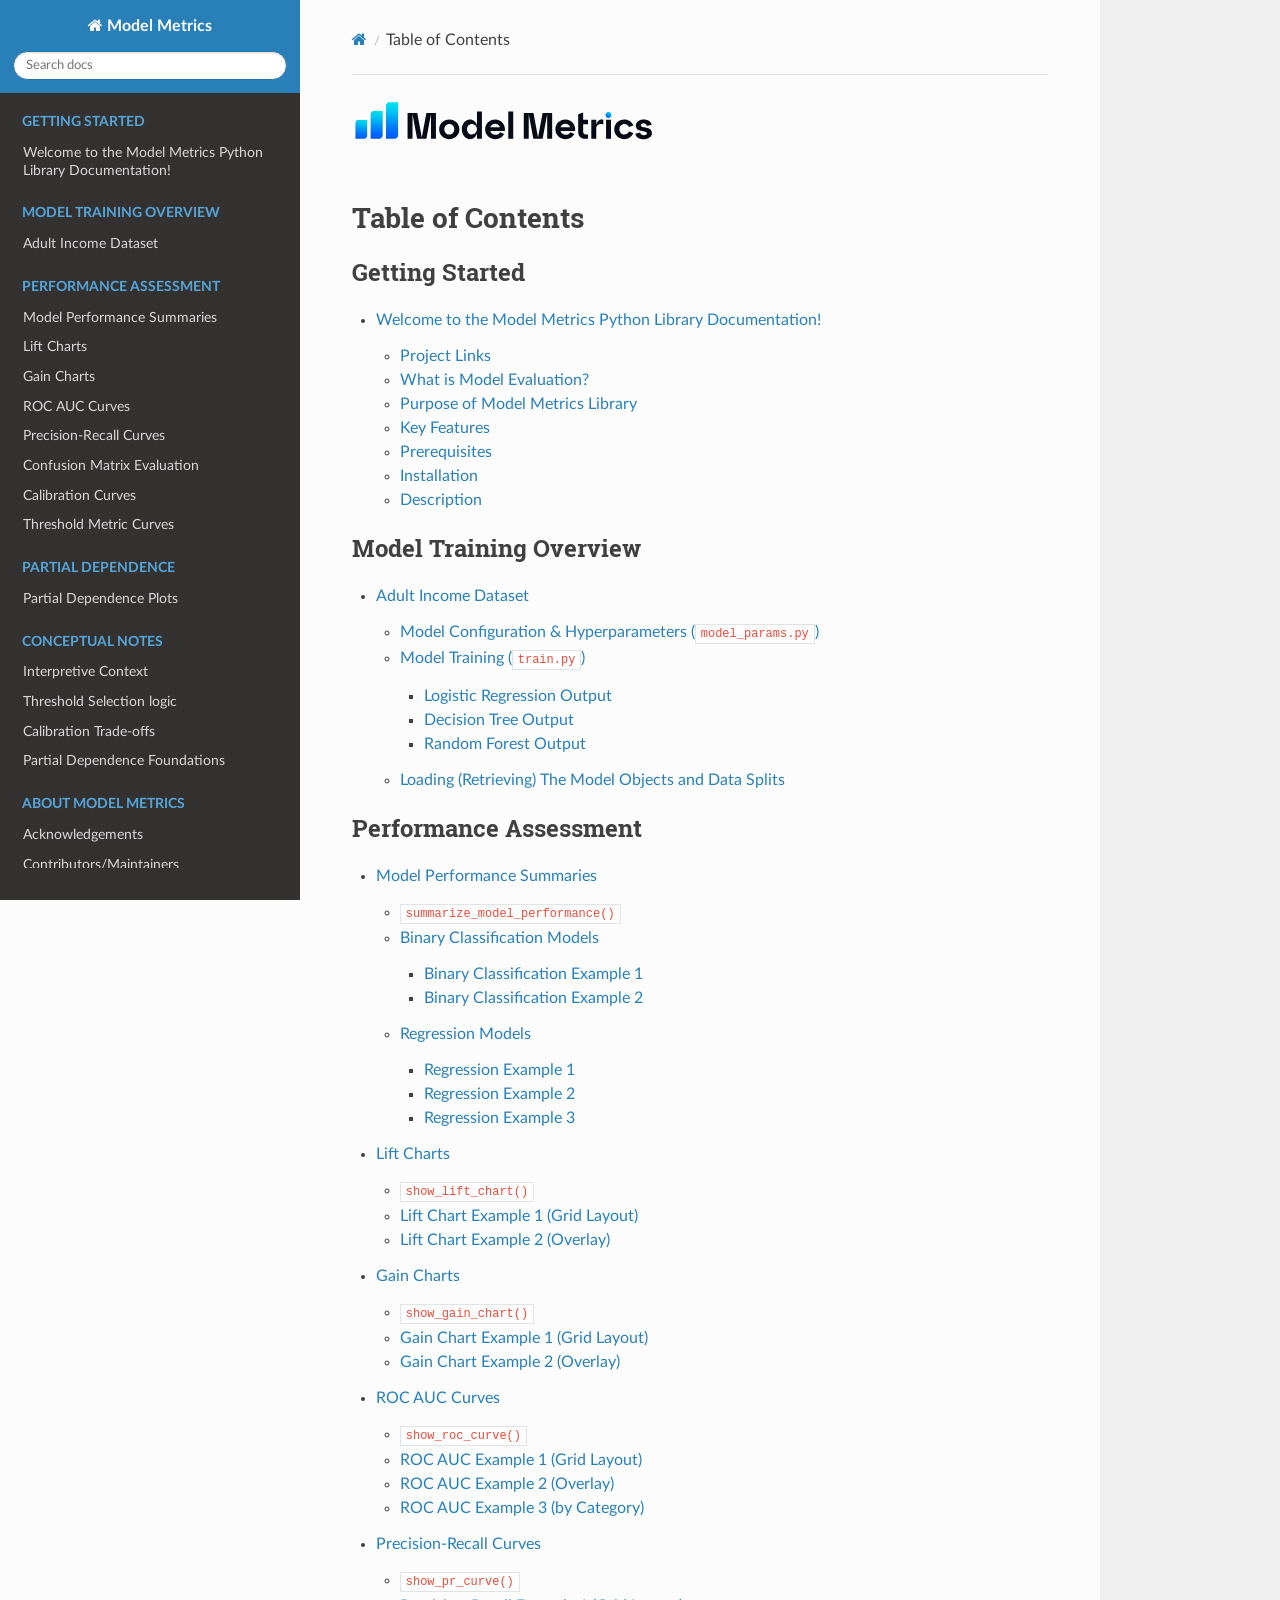
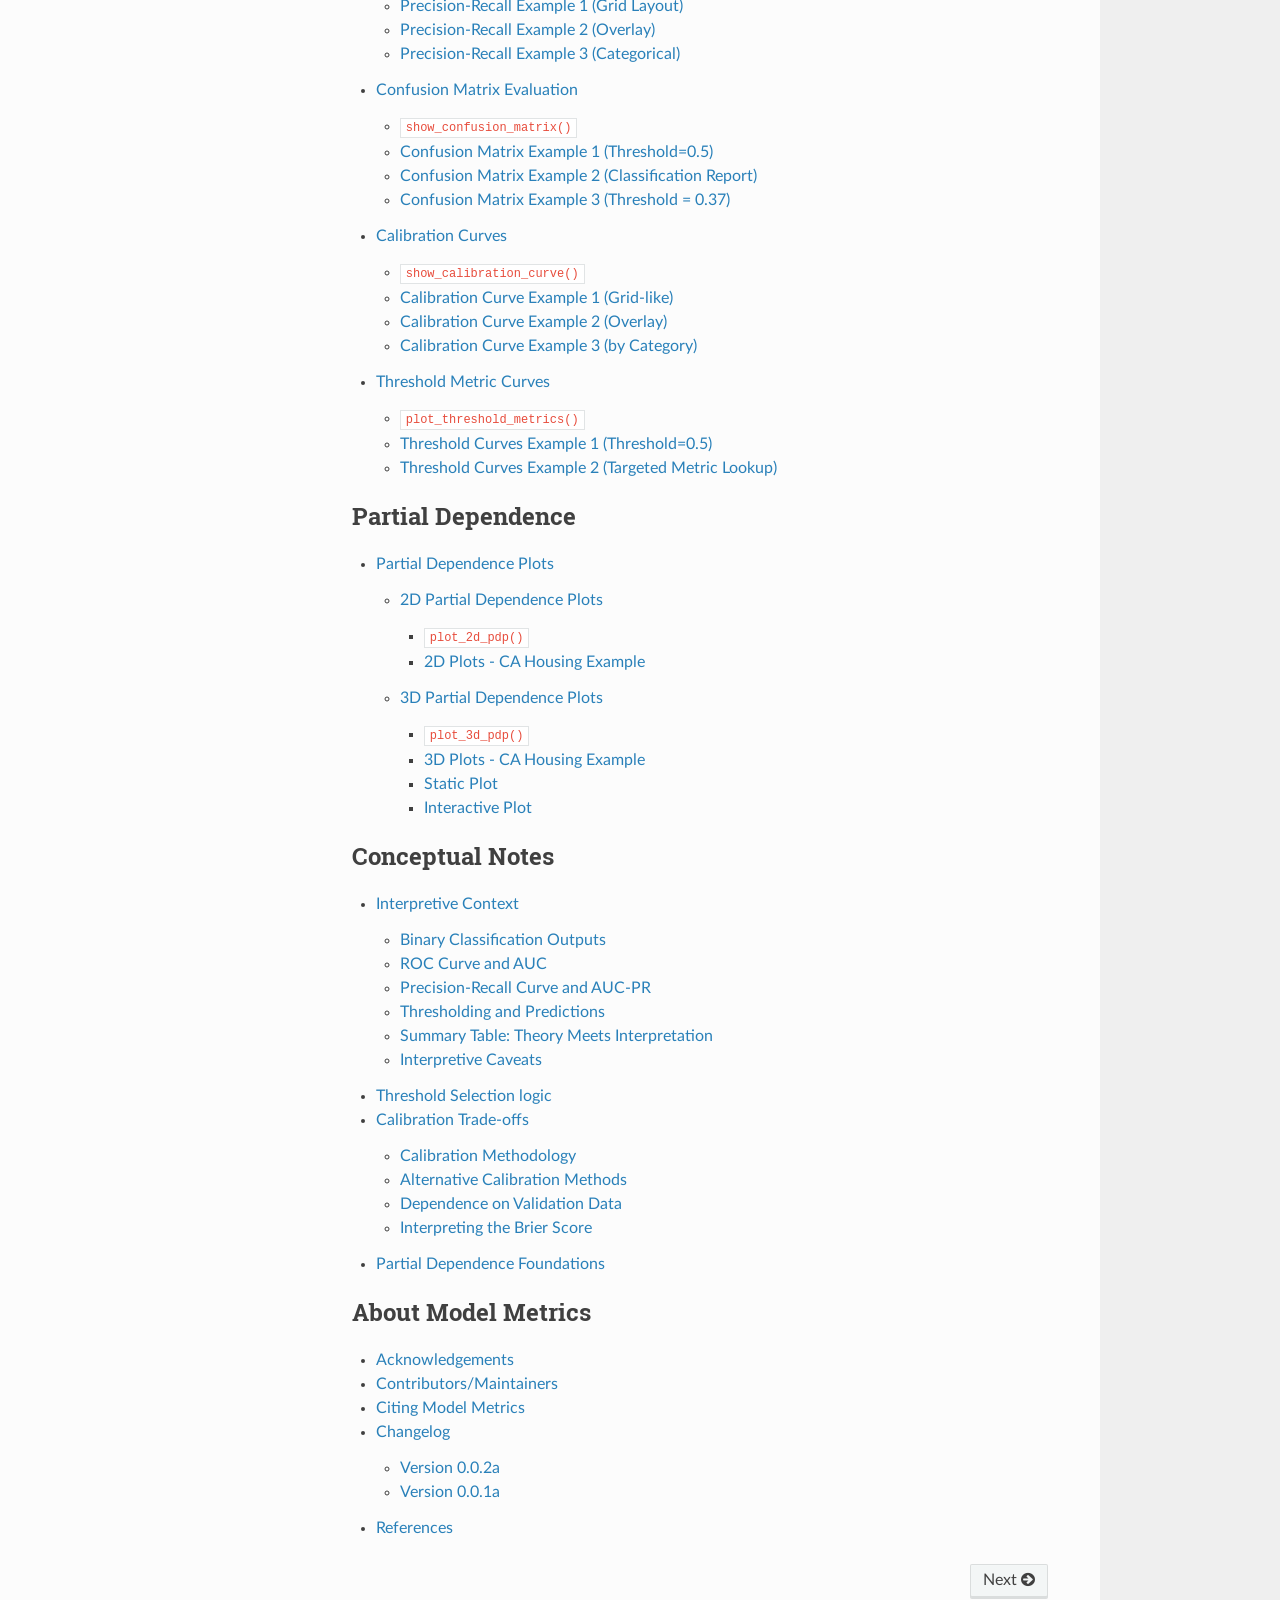
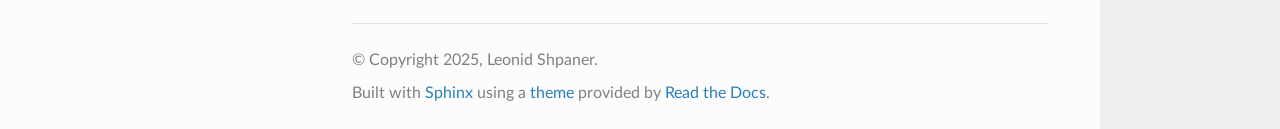
<file: docs/index.html>
<!DOCTYPE html>
<html class="writer-html5" lang="en" >
<head>
  <meta charset="utf-8" /><meta name="generator" content="Docutils 0.18.1: http://docutils.sourceforge.net/" />

  <meta name="viewport" content="width=device-width, initial-scale=1.0" />
  <title>Table of Contents &mdash; Model Metrics 0.0.3a documentation</title>
      <link rel="stylesheet" href="_static/pygments.css" type="text/css" />
      <link rel="stylesheet" href="_static/css/theme.css" type="text/css" />
      <link rel="stylesheet" href="_static/copybutton.css" type="text/css" />
      <link rel="stylesheet" href="_static/custom.css" type="text/css" />
      <link rel="stylesheet" href="_static/custom.css" type="text/css" />
      <link rel="stylesheet" href="_static/custom.js" type="text/css" />
  <!--[if lt IE 9]>
    <script src="_static/js/html5shiv.min.js"></script>
  <![endif]-->
  
        <script data-url_root="./" id="documentation_options" src="_static/documentation_options.js"></script>
        <script src="_static/jquery.js"></script>
        <script src="_static/underscore.js"></script>
        <script src="_static/_sphinx_javascript_frameworks_compat.js"></script>
        <script src="_static/doctools.js"></script>
        <script src="_static/sphinx_highlight.js"></script>
        <script src="_static/clipboard.min.js"></script>
        <script src="_static/copybutton.js"></script>
        <script src="_static/custom.js"></script>
    <script src="_static/js/theme.js"></script>
    <link rel="index" title="Index" href="genindex.html" />
    <link rel="search" title="Search" href="search.html" />
    <link rel="next" title="Welcome to the Model Metrics Python Library Documentation!" href="getting_started.html" /> 
</head>

<body class="wy-body-for-nav"> 
  <div class="wy-grid-for-nav">
    <nav data-toggle="wy-nav-shift" class="wy-nav-side">
      <div class="wy-side-scroll">
        <div class="wy-side-nav-search" >

          
          
          <a href="#" class="icon icon-home">
            Model Metrics
          </a>
<div role="search">
  <form id="rtd-search-form" class="wy-form" action="search.html" method="get">
    <input type="text" name="q" placeholder="Search docs" aria-label="Search docs" />
    <input type="hidden" name="check_keywords" value="yes" />
    <input type="hidden" name="area" value="default" />
  </form>
</div>
        </div><div class="wy-menu wy-menu-vertical" data-spy="affix" role="navigation" aria-label="Navigation menu">
              <p class="caption" role="heading"><span class="caption-text">Getting Started</span></p>
<ul>
<li class="toctree-l1"><a class="reference internal" href="getting_started.html">Welcome to the Model Metrics Python Library Documentation!</a></li>
</ul>
<p class="caption" role="heading"><span class="caption-text">Model Training Overview</span></p>
<ul>
<li class="toctree-l1"><a class="reference internal" href="model_training.html">Adult Income Dataset</a></li>
</ul>
<p class="caption" role="heading"><span class="caption-text">Performance Assessment</span></p>
<ul>
<li class="toctree-l1"><a class="reference internal" href="performance_assessment.html">Model Performance Summaries</a></li>
<li class="toctree-l1"><a class="reference internal" href="performance_assessment.html#lift-charts">Lift Charts</a></li>
<li class="toctree-l1"><a class="reference internal" href="performance_assessment.html#gain-charts">Gain Charts</a></li>
<li class="toctree-l1"><a class="reference internal" href="performance_assessment.html#roc-auc-curves">ROC AUC Curves</a></li>
<li class="toctree-l1"><a class="reference internal" href="performance_assessment.html#precision-recall-curves">Precision-Recall Curves</a></li>
<li class="toctree-l1"><a class="reference internal" href="performance_assessment.html#confusion-matrix-evaluation">Confusion Matrix Evaluation</a></li>
<li class="toctree-l1"><a class="reference internal" href="performance_assessment.html#calibration-curves">Calibration Curves</a></li>
<li class="toctree-l1"><a class="reference internal" href="performance_assessment.html#threshold-metric-curves">Threshold Metric Curves</a></li>
</ul>
<p class="caption" role="heading"><span class="caption-text">Partial Dependence</span></p>
<ul>
<li class="toctree-l1"><a class="reference internal" href="partial_dependence.html">Partial Dependence Plots</a></li>
</ul>
<p class="caption" role="heading"><span class="caption-text">Conceptual Notes</span></p>
<ul>
<li class="toctree-l1"><a class="reference internal" href="conceptual_notes.html">Interpretive Context</a></li>
<li class="toctree-l1"><a class="reference internal" href="conceptual_notes.html#threshold-selection-logic">Threshold Selection logic</a></li>
<li class="toctree-l1"><a class="reference internal" href="conceptual_notes.html#calibration-trade-offs">Calibration Trade-offs</a></li>
<li class="toctree-l1"><a class="reference internal" href="conceptual_notes.html#partial-dependence-foundations">Partial Dependence Foundations</a></li>
</ul>
<p class="caption" role="heading"><span class="caption-text">About Model Metrics</span></p>
<ul>
<li class="toctree-l1"><a class="reference internal" href="acknowledgements.html">Acknowledgements</a></li>
<li class="toctree-l1"><a class="reference internal" href="contributors.html">Contributors/Maintainers</a></li>
<li class="toctree-l1"><a class="reference internal" href="citations.html">Citing Model Metrics</a></li>
<li class="toctree-l1"><a class="reference internal" href="changelog.html">Changelog</a></li>
<li class="toctree-l1"><a class="reference internal" href="references.html">References</a></li>
</ul>

        </div>
      </div>
    </nav>

    <section data-toggle="wy-nav-shift" class="wy-nav-content-wrap"><nav class="wy-nav-top" aria-label="Mobile navigation menu" >
          <i data-toggle="wy-nav-top" class="fa fa-bars"></i>
          <a href="#">Model Metrics</a>
      </nav>

      <div class="wy-nav-content">
        <div class="rst-content">
          <div role="navigation" aria-label="Page navigation">
  <ul class="wy-breadcrumbs">
      <li><a href="#" class="icon icon-home" aria-label="Home"></a></li>
      <li class="breadcrumb-item active">Table of Contents</li>
      <li class="wy-breadcrumbs-aside">
      </li>
  </ul>
  <hr/>
</div>
          <div role="main" class="document" itemscope="itemscope" itemtype="http://schema.org/Article">
           <div itemprop="articleBody">
             
  <div class="no-click"><a class="reference internal image-reference" href="_images/mm_logo.svg"><img alt="Model Metrics Logo" class="align-left" src="_images/mm_logo.svg" width="300px" /></a>
</div><div style="height: 100px;"></div><section id="table-of-contents">
<h1>Table of Contents<a class="headerlink" href="#table-of-contents" title="Permalink to this heading"></a></h1>
<div class="toctree-wrapper compound">
<p class="caption" role="heading"><span class="caption-text">Getting Started</span></p>
<ul>
<li class="toctree-l1"><a class="reference internal" href="getting_started.html">Welcome to the Model Metrics Python Library Documentation!</a><ul>
<li class="toctree-l2"><a class="reference internal" href="getting_started.html#project-links">Project Links</a></li>
<li class="toctree-l2"><a class="reference internal" href="getting_started.html#what-is-model-evaluation">What is Model Evaluation?</a></li>
<li class="toctree-l2"><a class="reference internal" href="getting_started.html#purpose-of-model-metrics-library">Purpose of Model Metrics Library</a></li>
<li class="toctree-l2"><a class="reference internal" href="getting_started.html#key-features">Key Features</a></li>
<li class="toctree-l2"><a class="reference internal" href="getting_started.html#prerequisites">Prerequisites</a></li>
<li class="toctree-l2"><a class="reference internal" href="getting_started.html#installation">Installation</a></li>
<li class="toctree-l2"><a class="reference internal" href="getting_started.html#description">Description</a></li>
</ul>
</li>
</ul>
</div>
<div class="toctree-wrapper compound">
<p class="caption" role="heading"><span class="caption-text">Model Training Overview</span></p>
<ul>
<li class="toctree-l1"><a class="reference internal" href="model_training.html">Adult Income Dataset</a><ul>
<li class="toctree-l2"><a class="reference internal" href="model_training.html#model-configuration-hyperparameters-model-params-py">Model Configuration &amp; Hyperparameters (<code class="docutils literal notranslate"><span class="pre">model_params.py</span></code>)</a></li>
<li class="toctree-l2"><a class="reference internal" href="model_training.html#model-training-train-py">Model Training (<code class="docutils literal notranslate"><span class="pre">train.py</span></code>)</a><ul>
<li class="toctree-l3"><a class="reference internal" href="model_training.html#logistic-regression-output">Logistic Regression Output</a></li>
<li class="toctree-l3"><a class="reference internal" href="model_training.html#decision-tree-output">Decision Tree Output</a></li>
<li class="toctree-l3"><a class="reference internal" href="model_training.html#random-forest-output">Random Forest Output</a></li>
</ul>
</li>
<li class="toctree-l2"><a class="reference internal" href="model_training.html#loading-retrieving-the-model-objects-and-data-splits">Loading (Retrieving) The Model Objects and Data Splits</a></li>
</ul>
</li>
</ul>
</div>
<div class="toctree-wrapper compound">
<p class="caption" role="heading"><span class="caption-text">Performance Assessment</span></p>
<ul>
<li class="toctree-l1"><a class="reference internal" href="performance_assessment.html">Model Performance Summaries</a><ul>
<li class="toctree-l2"><a class="reference internal" href="performance_assessment.html#summarize_model_performance"><code class="docutils literal notranslate"><span class="pre">summarize_model_performance()</span></code></a></li>
<li class="toctree-l2"><a class="reference internal" href="performance_assessment.html#binary-classification-models">Binary Classification Models</a><ul>
<li class="toctree-l3"><a class="reference internal" href="performance_assessment.html#binary-classification-example-1">Binary Classification Example 1</a></li>
<li class="toctree-l3"><a class="reference internal" href="performance_assessment.html#binary-classification-example-2">Binary Classification Example 2</a></li>
</ul>
</li>
<li class="toctree-l2"><a class="reference internal" href="performance_assessment.html#regression-models">Regression Models</a><ul>
<li class="toctree-l3"><a class="reference internal" href="performance_assessment.html#regression-example-1">Regression Example 1</a></li>
<li class="toctree-l3"><a class="reference internal" href="performance_assessment.html#regression-example-2">Regression Example 2</a></li>
<li class="toctree-l3"><a class="reference internal" href="performance_assessment.html#regression-example-3">Regression Example 3</a></li>
</ul>
</li>
</ul>
</li>
<li class="toctree-l1"><a class="reference internal" href="performance_assessment.html#lift-charts">Lift Charts</a><ul>
<li class="toctree-l2"><a class="reference internal" href="performance_assessment.html#show_lift_chart"><code class="docutils literal notranslate"><span class="pre">show_lift_chart()</span></code></a></li>
<li class="toctree-l2"><a class="reference internal" href="performance_assessment.html#lift-chart-example-1-grid-layout">Lift Chart Example 1 (Grid Layout)</a></li>
<li class="toctree-l2"><a class="reference internal" href="performance_assessment.html#lift-chart-example-2-overlay">Lift Chart Example 2 (Overlay)</a></li>
</ul>
</li>
<li class="toctree-l1"><a class="reference internal" href="performance_assessment.html#gain-charts">Gain Charts</a><ul>
<li class="toctree-l2"><a class="reference internal" href="performance_assessment.html#show_gain_chart"><code class="docutils literal notranslate"><span class="pre">show_gain_chart()</span></code></a></li>
<li class="toctree-l2"><a class="reference internal" href="performance_assessment.html#gain-chart-example-1-grid-layout">Gain Chart Example 1 (Grid Layout)</a></li>
<li class="toctree-l2"><a class="reference internal" href="performance_assessment.html#gain-chart-example-2-overlay">Gain Chart Example 2 (Overlay)</a></li>
</ul>
</li>
<li class="toctree-l1"><a class="reference internal" href="performance_assessment.html#roc-auc-curves">ROC AUC Curves</a><ul>
<li class="toctree-l2"><a class="reference internal" href="performance_assessment.html#show_roc_curve"><code class="docutils literal notranslate"><span class="pre">show_roc_curve()</span></code></a></li>
<li class="toctree-l2"><a class="reference internal" href="performance_assessment.html#roc-auc-example-1-grid-layout">ROC AUC Example 1 (Grid Layout)</a></li>
<li class="toctree-l2"><a class="reference internal" href="performance_assessment.html#roc-auc-example-2-overlay">ROC AUC Example 2 (Overlay)</a></li>
<li class="toctree-l2"><a class="reference internal" href="performance_assessment.html#roc-auc-example-3-by-category">ROC AUC Example 3 (by Category)</a></li>
</ul>
</li>
<li class="toctree-l1"><a class="reference internal" href="performance_assessment.html#precision-recall-curves">Precision-Recall Curves</a><ul>
<li class="toctree-l2"><a class="reference internal" href="performance_assessment.html#show_pr_curve"><code class="docutils literal notranslate"><span class="pre">show_pr_curve()</span></code></a></li>
<li class="toctree-l2"><a class="reference internal" href="performance_assessment.html#precision-recall-example-1-grid-layout">Precision-Recall Example 1 (Grid Layout)</a></li>
<li class="toctree-l2"><a class="reference internal" href="performance_assessment.html#precision-recall-example-2-overlay">Precision-Recall Example 2 (Overlay)</a></li>
<li class="toctree-l2"><a class="reference internal" href="performance_assessment.html#precision-recall-example-3-categorical">Precision-Recall Example 3 (Categorical)</a></li>
</ul>
</li>
<li class="toctree-l1"><a class="reference internal" href="performance_assessment.html#confusion-matrix-evaluation">Confusion Matrix Evaluation</a><ul>
<li class="toctree-l2"><a class="reference internal" href="performance_assessment.html#show_confusion_matrix"><code class="docutils literal notranslate"><span class="pre">show_confusion_matrix()</span></code></a></li>
<li class="toctree-l2"><a class="reference internal" href="performance_assessment.html#confusion-matrix-example-1-threshold-0-5">Confusion Matrix Example 1 (Threshold=0.5)</a></li>
<li class="toctree-l2"><a class="reference internal" href="performance_assessment.html#confusion-matrix-example-2-classification-report">Confusion Matrix Example 2 (Classification Report)</a></li>
<li class="toctree-l2"><a class="reference internal" href="performance_assessment.html#confusion-matrix-example-3-threshold-0-37">Confusion Matrix Example 3 (Threshold = 0.37)</a></li>
</ul>
</li>
<li class="toctree-l1"><a class="reference internal" href="performance_assessment.html#calibration-curves">Calibration Curves</a><ul>
<li class="toctree-l2"><a class="reference internal" href="performance_assessment.html#show_calibration_curve"><code class="docutils literal notranslate"><span class="pre">show_calibration_curve()</span></code></a></li>
<li class="toctree-l2"><a class="reference internal" href="performance_assessment.html#calibration-curve-example-1-grid-like">Calibration Curve Example 1 (Grid-like)</a></li>
<li class="toctree-l2"><a class="reference internal" href="performance_assessment.html#calibration-curve-example-2-overlay">Calibration Curve Example 2 (Overlay)</a></li>
<li class="toctree-l2"><a class="reference internal" href="performance_assessment.html#calibration-curve-example-3-by-category">Calibration Curve Example 3 (by Category)</a></li>
</ul>
</li>
<li class="toctree-l1"><a class="reference internal" href="performance_assessment.html#threshold-metric-curves">Threshold Metric Curves</a><ul>
<li class="toctree-l2"><a class="reference internal" href="performance_assessment.html#plot_threshold_metrics"><code class="docutils literal notranslate"><span class="pre">plot_threshold_metrics()</span></code></a></li>
<li class="toctree-l2"><a class="reference internal" href="performance_assessment.html#threshold-curves-example-1-threshold-0-5">Threshold Curves Example 1 (Threshold=0.5)</a></li>
<li class="toctree-l2"><a class="reference internal" href="performance_assessment.html#threshold-curves-example-2-targeted-metric-lookup">Threshold Curves Example 2 (Targeted Metric Lookup)</a></li>
</ul>
</li>
</ul>
</div>
<div class="toctree-wrapper compound">
<p class="caption" role="heading"><span class="caption-text">Partial Dependence</span></p>
<ul>
<li class="toctree-l1"><a class="reference internal" href="partial_dependence.html">Partial Dependence Plots</a><ul>
<li class="toctree-l2"><a class="reference internal" href="partial_dependence.html#d-partial-dependence-plots">2D Partial Dependence Plots</a><ul>
<li class="toctree-l3"><a class="reference internal" href="partial_dependence.html#plot_2d_pdp"><code class="docutils literal notranslate"><span class="pre">plot_2d_pdp()</span></code></a></li>
<li class="toctree-l3"><a class="reference internal" href="partial_dependence.html#d-plots-ca-housing-example">2D Plots - CA Housing Example</a></li>
</ul>
</li>
<li class="toctree-l2"><a class="reference internal" href="partial_dependence.html#id3">3D Partial Dependence Plots</a><ul>
<li class="toctree-l3"><a class="reference internal" href="partial_dependence.html#plot_3d_pdp"><code class="docutils literal notranslate"><span class="pre">plot_3d_pdp()</span></code></a></li>
<li class="toctree-l3"><a class="reference internal" href="partial_dependence.html#id5">3D Plots - CA Housing Example</a></li>
<li class="toctree-l3"><a class="reference internal" href="partial_dependence.html#static-plot">Static Plot</a></li>
<li class="toctree-l3"><a class="reference internal" href="partial_dependence.html#interactive-plot">Interactive Plot</a></li>
</ul>
</li>
</ul>
</li>
</ul>
</div>
<div class="toctree-wrapper compound">
<p class="caption" role="heading"><span class="caption-text">Conceptual Notes</span></p>
<ul>
<li class="toctree-l1"><a class="reference internal" href="conceptual_notes.html">Interpretive Context</a><ul>
<li class="toctree-l2"><a class="reference internal" href="conceptual_notes.html#binary-classification-outputs">Binary Classification Outputs</a></li>
<li class="toctree-l2"><a class="reference internal" href="conceptual_notes.html#roc-curve-and-auc">ROC Curve and AUC</a></li>
<li class="toctree-l2"><a class="reference internal" href="conceptual_notes.html#precision-recall-curve-and-auc-pr">Precision-Recall Curve and AUC-PR</a></li>
<li class="toctree-l2"><a class="reference internal" href="conceptual_notes.html#thresholding-and-predictions">Thresholding and Predictions</a></li>
<li class="toctree-l2"><a class="reference internal" href="conceptual_notes.html#summary-table-theory-meets-interpretation">Summary Table: Theory Meets Interpretation</a></li>
<li class="toctree-l2"><a class="reference internal" href="conceptual_notes.html#interpretive-caveats">Interpretive Caveats</a></li>
</ul>
</li>
<li class="toctree-l1"><a class="reference internal" href="conceptual_notes.html#threshold-selection-logic">Threshold Selection logic</a></li>
<li class="toctree-l1"><a class="reference internal" href="conceptual_notes.html#calibration-trade-offs">Calibration Trade-offs</a><ul>
<li class="toctree-l2"><a class="reference internal" href="conceptual_notes.html#calibration-methodology">Calibration Methodology</a></li>
<li class="toctree-l2"><a class="reference internal" href="conceptual_notes.html#alternative-calibration-methods">Alternative Calibration Methods</a></li>
<li class="toctree-l2"><a class="reference internal" href="conceptual_notes.html#dependence-on-validation-data">Dependence on Validation Data</a></li>
<li class="toctree-l2"><a class="reference internal" href="conceptual_notes.html#interpreting-the-brier-score">Interpreting the Brier Score</a></li>
</ul>
</li>
<li class="toctree-l1"><a class="reference internal" href="conceptual_notes.html#partial-dependence-foundations">Partial Dependence Foundations</a></li>
</ul>
</div>
<div class="toctree-wrapper compound">
<p class="caption" role="heading"><span class="caption-text">About Model Metrics</span></p>
<ul>
<li class="toctree-l1"><a class="reference internal" href="acknowledgements.html">Acknowledgements</a></li>
<li class="toctree-l1"><a class="reference internal" href="contributors.html">Contributors/Maintainers</a></li>
<li class="toctree-l1"><a class="reference internal" href="citations.html">Citing Model Metrics</a></li>
<li class="toctree-l1"><a class="reference internal" href="changelog.html">Changelog</a><ul>
<li class="toctree-l2"><a class="reference internal" href="changelog.html#version-0-0-2a">Version 0.0.2a</a></li>
<li class="toctree-l2"><a class="reference internal" href="changelog.html#version-0-0-1a">Version 0.0.1a</a></li>
</ul>
</li>
<li class="toctree-l1"><a class="reference internal" href="references.html">References</a></li>
</ul>
</div>
</section>


           </div>
          </div>
          <footer><div class="rst-footer-buttons" role="navigation" aria-label="Footer">
        <a href="getting_started.html" class="btn btn-neutral float-right" title="Welcome to the Model Metrics Python Library Documentation!" accesskey="n" rel="next">Next <span class="fa fa-arrow-circle-right" aria-hidden="true"></span></a>
    </div>

  <hr/>

  <div role="contentinfo">
    <p>&#169; Copyright 2025, Leonid Shpaner.</p>
  </div>

  Built with <a href="https://www.sphinx-doc.org/">Sphinx</a> using a
    <a href="https://github.com/readthedocs/sphinx_rtd_theme">theme</a>
    provided by <a href="https://readthedocs.org">Read the Docs</a>.
   

</footer>
        </div>
      </div>
    </section>
  </div>
  <script>
      jQuery(function () {
          SphinxRtdTheme.Navigation.enable(true);
      });
  </script> 

</body>
</html>
</file>
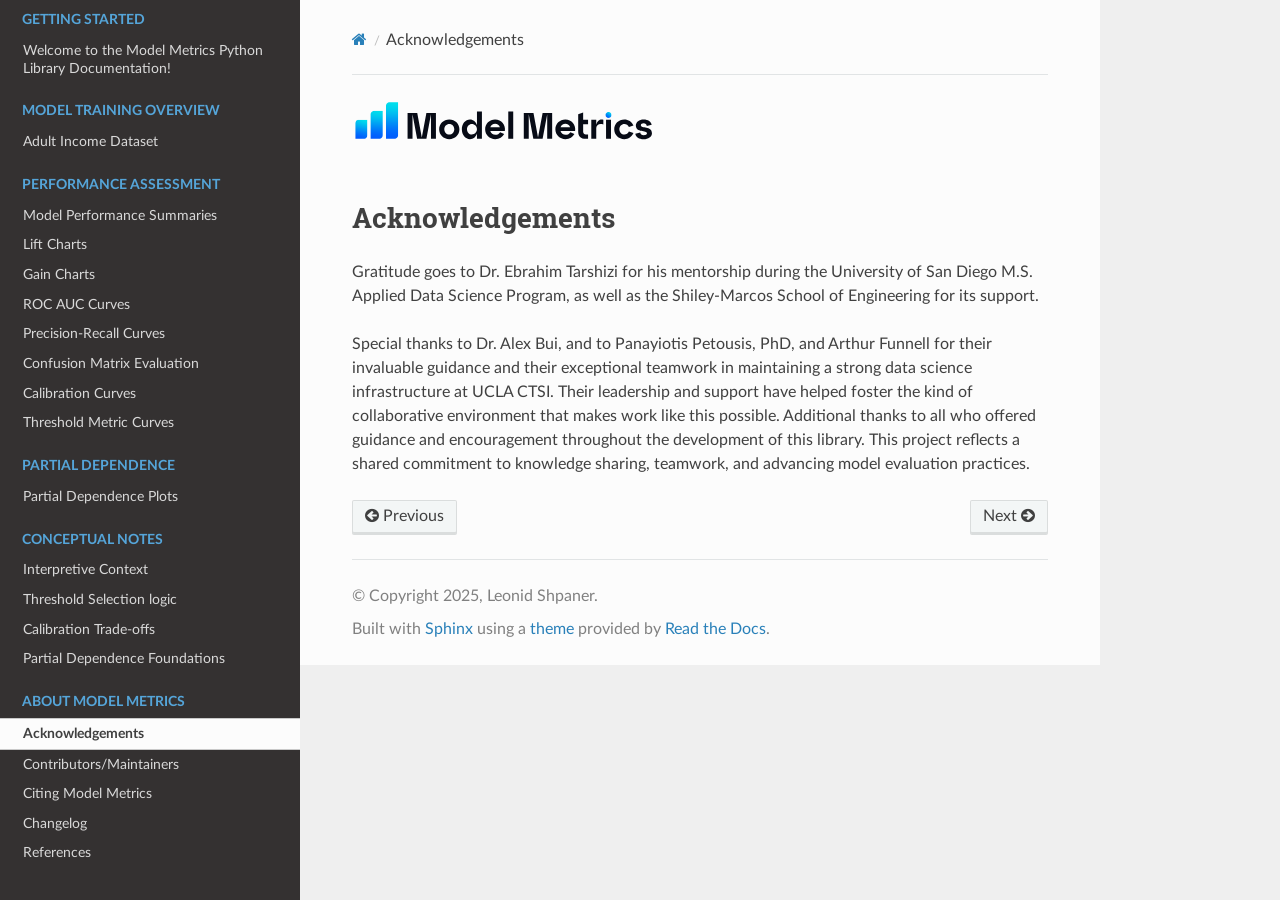
<file: docs/acknowledgements.html>
<!DOCTYPE html>
<html class="writer-html5" lang="en" >
<head>
  <meta charset="utf-8" /><meta name="generator" content="Docutils 0.18.1: http://docutils.sourceforge.net/" />

  <meta name="viewport" content="width=device-width, initial-scale=1.0" />
  <title>Acknowledgements &mdash; Model Metrics 0.0.3a documentation</title>
      <link rel="stylesheet" href="_static/pygments.css" type="text/css" />
      <link rel="stylesheet" href="_static/css/theme.css" type="text/css" />
      <link rel="stylesheet" href="_static/copybutton.css" type="text/css" />
      <link rel="stylesheet" href="_static/custom.css" type="text/css" />
      <link rel="stylesheet" href="_static/custom.css" type="text/css" />
      <link rel="stylesheet" href="_static/custom.js" type="text/css" />
  <!--[if lt IE 9]>
    <script src="_static/js/html5shiv.min.js"></script>
  <![endif]-->
  
        <script data-url_root="./" id="documentation_options" src="_static/documentation_options.js"></script>
        <script src="_static/jquery.js"></script>
        <script src="_static/underscore.js"></script>
        <script src="_static/_sphinx_javascript_frameworks_compat.js"></script>
        <script src="_static/doctools.js"></script>
        <script src="_static/sphinx_highlight.js"></script>
        <script src="_static/clipboard.min.js"></script>
        <script src="_static/copybutton.js"></script>
        <script src="_static/custom.js"></script>
    <script src="_static/js/theme.js"></script>
    <link rel="index" title="Index" href="genindex.html" />
    <link rel="search" title="Search" href="search.html" />
    <link rel="next" title="Contributors/Maintainers" href="contributors.html" />
    <link rel="prev" title="Interpretive Context" href="conceptual_notes.html" /> 
</head>

<body class="wy-body-for-nav"> 
  <div class="wy-grid-for-nav">
    <nav data-toggle="wy-nav-shift" class="wy-nav-side">
      <div class="wy-side-scroll">
        <div class="wy-side-nav-search" >

          
          
          <a href="index.html" class="icon icon-home">
            Model Metrics
          </a>
<div role="search">
  <form id="rtd-search-form" class="wy-form" action="search.html" method="get">
    <input type="text" name="q" placeholder="Search docs" aria-label="Search docs" />
    <input type="hidden" name="check_keywords" value="yes" />
    <input type="hidden" name="area" value="default" />
  </form>
</div>
        </div><div class="wy-menu wy-menu-vertical" data-spy="affix" role="navigation" aria-label="Navigation menu">
              <p class="caption" role="heading"><span class="caption-text">Getting Started</span></p>
<ul>
<li class="toctree-l1"><a class="reference internal" href="getting_started.html">Welcome to the Model Metrics Python Library Documentation!</a></li>
</ul>
<p class="caption" role="heading"><span class="caption-text">Model Training Overview</span></p>
<ul>
<li class="toctree-l1"><a class="reference internal" href="model_training.html">Adult Income Dataset</a></li>
</ul>
<p class="caption" role="heading"><span class="caption-text">Performance Assessment</span></p>
<ul>
<li class="toctree-l1"><a class="reference internal" href="performance_assessment.html">Model Performance Summaries</a></li>
<li class="toctree-l1"><a class="reference internal" href="performance_assessment.html#lift-charts">Lift Charts</a></li>
<li class="toctree-l1"><a class="reference internal" href="performance_assessment.html#gain-charts">Gain Charts</a></li>
<li class="toctree-l1"><a class="reference internal" href="performance_assessment.html#roc-auc-curves">ROC AUC Curves</a></li>
<li class="toctree-l1"><a class="reference internal" href="performance_assessment.html#precision-recall-curves">Precision-Recall Curves</a></li>
<li class="toctree-l1"><a class="reference internal" href="performance_assessment.html#confusion-matrix-evaluation">Confusion Matrix Evaluation</a></li>
<li class="toctree-l1"><a class="reference internal" href="performance_assessment.html#calibration-curves">Calibration Curves</a></li>
<li class="toctree-l1"><a class="reference internal" href="performance_assessment.html#threshold-metric-curves">Threshold Metric Curves</a></li>
</ul>
<p class="caption" role="heading"><span class="caption-text">Partial Dependence</span></p>
<ul>
<li class="toctree-l1"><a class="reference internal" href="partial_dependence.html">Partial Dependence Plots</a></li>
</ul>
<p class="caption" role="heading"><span class="caption-text">Conceptual Notes</span></p>
<ul>
<li class="toctree-l1"><a class="reference internal" href="conceptual_notes.html">Interpretive Context</a></li>
<li class="toctree-l1"><a class="reference internal" href="conceptual_notes.html#threshold-selection-logic">Threshold Selection logic</a></li>
<li class="toctree-l1"><a class="reference internal" href="conceptual_notes.html#calibration-trade-offs">Calibration Trade-offs</a></li>
<li class="toctree-l1"><a class="reference internal" href="conceptual_notes.html#partial-dependence-foundations">Partial Dependence Foundations</a></li>
</ul>
<p class="caption" role="heading"><span class="caption-text">About Model Metrics</span></p>
<ul class="current">
<li class="toctree-l1 current"><a class="current reference internal" href="#">Acknowledgements</a></li>
<li class="toctree-l1"><a class="reference internal" href="contributors.html">Contributors/Maintainers</a></li>
<li class="toctree-l1"><a class="reference internal" href="citations.html">Citing Model Metrics</a></li>
<li class="toctree-l1"><a class="reference internal" href="changelog.html">Changelog</a></li>
<li class="toctree-l1"><a class="reference internal" href="references.html">References</a></li>
</ul>

        </div>
      </div>
    </nav>

    <section data-toggle="wy-nav-shift" class="wy-nav-content-wrap"><nav class="wy-nav-top" aria-label="Mobile navigation menu" >
          <i data-toggle="wy-nav-top" class="fa fa-bars"></i>
          <a href="index.html">Model Metrics</a>
      </nav>

      <div class="wy-nav-content">
        <div class="rst-content">
          <div role="navigation" aria-label="Page navigation">
  <ul class="wy-breadcrumbs">
      <li><a href="index.html" class="icon icon-home" aria-label="Home"></a></li>
      <li class="breadcrumb-item active">Acknowledgements</li>
      <li class="wy-breadcrumbs-aside">
      </li>
  </ul>
  <hr/>
</div>
          <div role="main" class="document" itemscope="itemscope" itemtype="http://schema.org/Article">
           <div itemprop="articleBody">
             
  <div class="no-click"><a class="reference internal image-reference" href="_images/mm_logo.svg"><img alt="Model Metrics Logo" class="align-left" src="_images/mm_logo.svg" width="300px" /></a>
</div><div style="height: 100px;"></div><section id="id1">
<h1>Acknowledgements<a class="headerlink" href="#id1" title="Permalink to this heading"></a></h1>
<p>Gratitude goes to Dr. Ebrahim Tarshizi for his mentorship during the University
of San Diego M.S. Applied Data Science Program, as well as the Shiley-Marcos
School of Engineering for its support.</p>
<p>Special thanks to Dr. Alex Bui, and to Panayiotis Petousis, PhD, and Arthur
Funnell for their invaluable guidance and their exceptional teamwork in
maintaining a strong data science infrastructure at UCLA CTSI. Their leadership
and support have helped foster the kind of collaborative environment that makes
work like this possible. Additional thanks to all who offered guidance and
encouragement throughout the development of this library. This project reflects
a shared commitment to knowledge sharing, teamwork, and advancing model evaluation
practices.</p>
</section>


           </div>
          </div>
          <footer><div class="rst-footer-buttons" role="navigation" aria-label="Footer">
        <a href="conceptual_notes.html" class="btn btn-neutral float-left" title="Interpretive Context" accesskey="p" rel="prev"><span class="fa fa-arrow-circle-left" aria-hidden="true"></span> Previous</a>
        <a href="contributors.html" class="btn btn-neutral float-right" title="Contributors/Maintainers" accesskey="n" rel="next">Next <span class="fa fa-arrow-circle-right" aria-hidden="true"></span></a>
    </div>

  <hr/>

  <div role="contentinfo">
    <p>&#169; Copyright 2025, Leonid Shpaner.</p>
  </div>

  Built with <a href="https://www.sphinx-doc.org/">Sphinx</a> using a
    <a href="https://github.com/readthedocs/sphinx_rtd_theme">theme</a>
    provided by <a href="https://readthedocs.org">Read the Docs</a>.
   

</footer>
        </div>
      </div>
    </section>
  </div>
  <script>
      jQuery(function () {
          SphinxRtdTheme.Navigation.enable(true);
      });
  </script> 

</body>
</html>
</file>
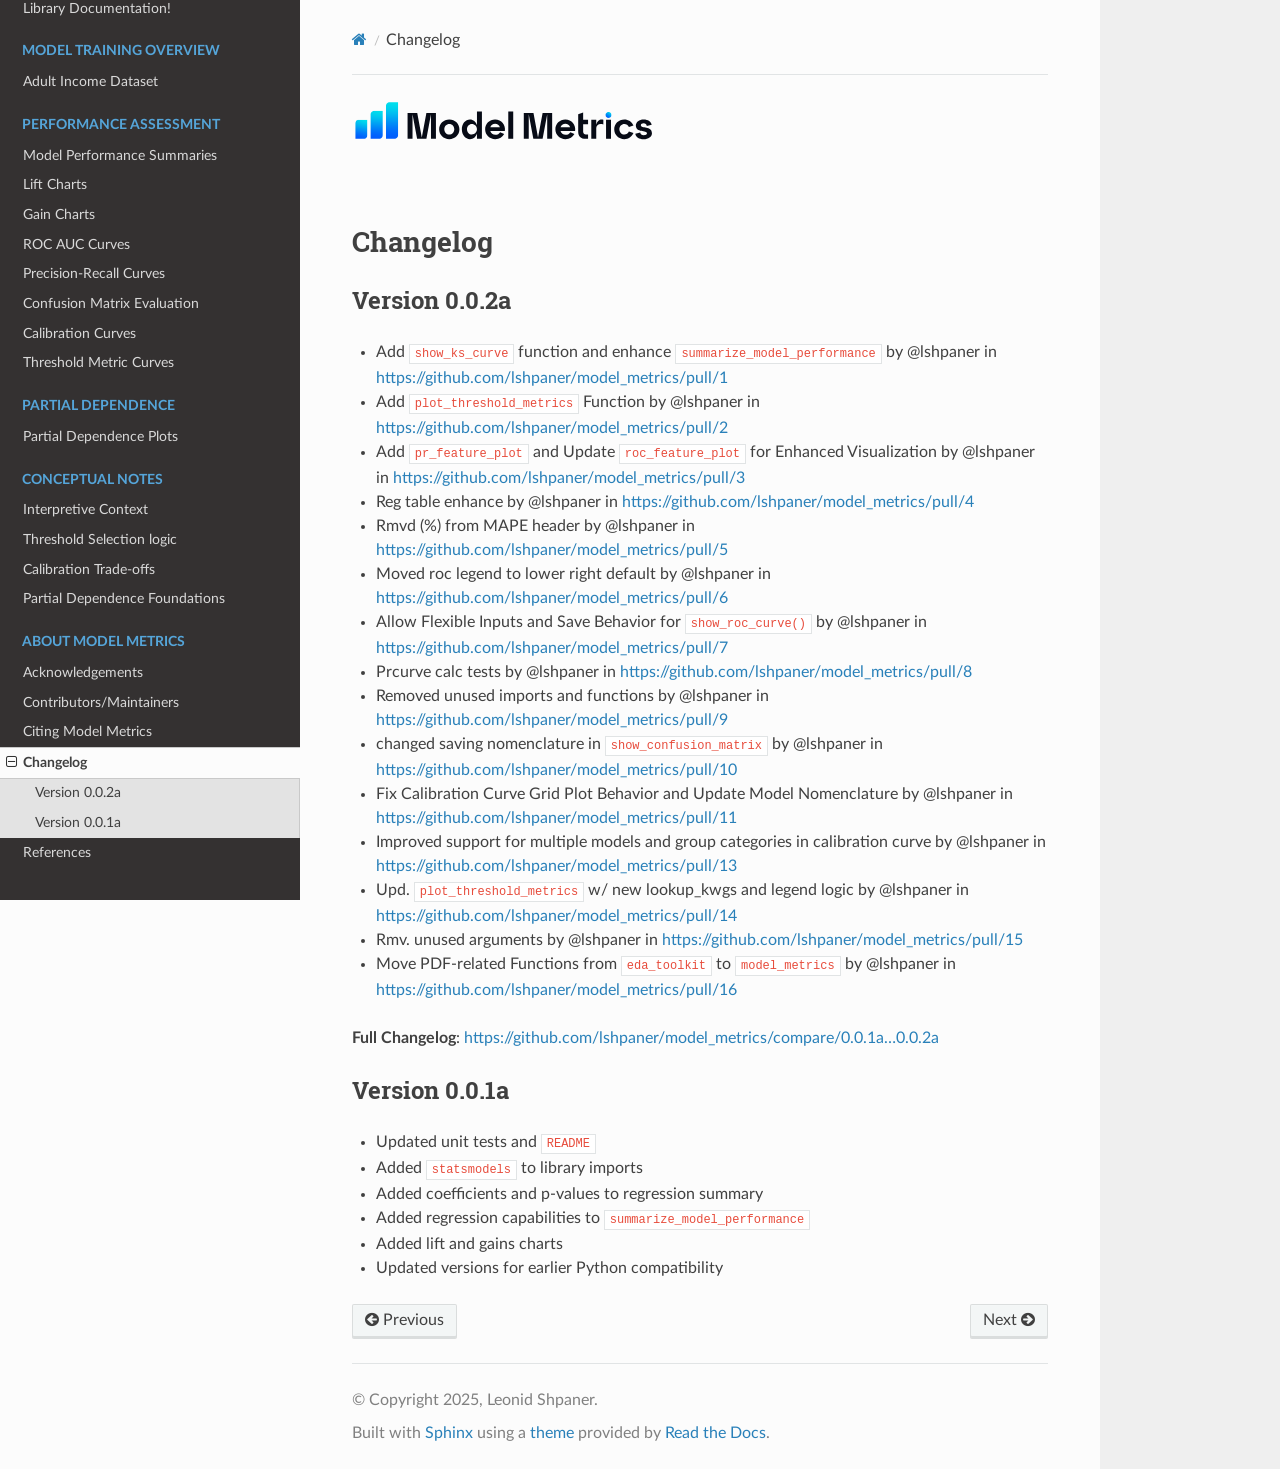
<file: docs/changelog.html>
<!DOCTYPE html>
<html class="writer-html5" lang="en" >
<head>
  <meta charset="utf-8" /><meta name="generator" content="Docutils 0.18.1: http://docutils.sourceforge.net/" />

  <meta name="viewport" content="width=device-width, initial-scale=1.0" />
  <title>Changelog &mdash; Model Metrics 0.0.3a documentation</title>
      <link rel="stylesheet" href="_static/pygments.css" type="text/css" />
      <link rel="stylesheet" href="_static/css/theme.css" type="text/css" />
      <link rel="stylesheet" href="_static/copybutton.css" type="text/css" />
      <link rel="stylesheet" href="_static/custom.css" type="text/css" />
      <link rel="stylesheet" href="_static/custom.css" type="text/css" />
      <link rel="stylesheet" href="_static/custom.js" type="text/css" />
  <!--[if lt IE 9]>
    <script src="_static/js/html5shiv.min.js"></script>
  <![endif]-->
  
        <script data-url_root="./" id="documentation_options" src="_static/documentation_options.js"></script>
        <script src="_static/jquery.js"></script>
        <script src="_static/underscore.js"></script>
        <script src="_static/_sphinx_javascript_frameworks_compat.js"></script>
        <script src="_static/doctools.js"></script>
        <script src="_static/sphinx_highlight.js"></script>
        <script src="_static/clipboard.min.js"></script>
        <script src="_static/copybutton.js"></script>
        <script src="_static/custom.js"></script>
    <script src="_static/js/theme.js"></script>
    <link rel="index" title="Index" href="genindex.html" />
    <link rel="search" title="Search" href="search.html" />
    <link rel="next" title="References" href="references.html" />
    <link rel="prev" title="Citing Model Metrics" href="citations.html" /> 
</head>

<body class="wy-body-for-nav"> 
  <div class="wy-grid-for-nav">
    <nav data-toggle="wy-nav-shift" class="wy-nav-side">
      <div class="wy-side-scroll">
        <div class="wy-side-nav-search" >

          
          
          <a href="index.html" class="icon icon-home">
            Model Metrics
          </a>
<div role="search">
  <form id="rtd-search-form" class="wy-form" action="search.html" method="get">
    <input type="text" name="q" placeholder="Search docs" aria-label="Search docs" />
    <input type="hidden" name="check_keywords" value="yes" />
    <input type="hidden" name="area" value="default" />
  </form>
</div>
        </div><div class="wy-menu wy-menu-vertical" data-spy="affix" role="navigation" aria-label="Navigation menu">
              <p class="caption" role="heading"><span class="caption-text">Getting Started</span></p>
<ul>
<li class="toctree-l1"><a class="reference internal" href="getting_started.html">Welcome to the Model Metrics Python Library Documentation!</a></li>
</ul>
<p class="caption" role="heading"><span class="caption-text">Model Training Overview</span></p>
<ul>
<li class="toctree-l1"><a class="reference internal" href="model_training.html">Adult Income Dataset</a></li>
</ul>
<p class="caption" role="heading"><span class="caption-text">Performance Assessment</span></p>
<ul>
<li class="toctree-l1"><a class="reference internal" href="performance_assessment.html">Model Performance Summaries</a></li>
<li class="toctree-l1"><a class="reference internal" href="performance_assessment.html#lift-charts">Lift Charts</a></li>
<li class="toctree-l1"><a class="reference internal" href="performance_assessment.html#gain-charts">Gain Charts</a></li>
<li class="toctree-l1"><a class="reference internal" href="performance_assessment.html#roc-auc-curves">ROC AUC Curves</a></li>
<li class="toctree-l1"><a class="reference internal" href="performance_assessment.html#precision-recall-curves">Precision-Recall Curves</a></li>
<li class="toctree-l1"><a class="reference internal" href="performance_assessment.html#confusion-matrix-evaluation">Confusion Matrix Evaluation</a></li>
<li class="toctree-l1"><a class="reference internal" href="performance_assessment.html#calibration-curves">Calibration Curves</a></li>
<li class="toctree-l1"><a class="reference internal" href="performance_assessment.html#threshold-metric-curves">Threshold Metric Curves</a></li>
</ul>
<p class="caption" role="heading"><span class="caption-text">Partial Dependence</span></p>
<ul>
<li class="toctree-l1"><a class="reference internal" href="partial_dependence.html">Partial Dependence Plots</a></li>
</ul>
<p class="caption" role="heading"><span class="caption-text">Conceptual Notes</span></p>
<ul>
<li class="toctree-l1"><a class="reference internal" href="conceptual_notes.html">Interpretive Context</a></li>
<li class="toctree-l1"><a class="reference internal" href="conceptual_notes.html#threshold-selection-logic">Threshold Selection logic</a></li>
<li class="toctree-l1"><a class="reference internal" href="conceptual_notes.html#calibration-trade-offs">Calibration Trade-offs</a></li>
<li class="toctree-l1"><a class="reference internal" href="conceptual_notes.html#partial-dependence-foundations">Partial Dependence Foundations</a></li>
</ul>
<p class="caption" role="heading"><span class="caption-text">About Model Metrics</span></p>
<ul class="current">
<li class="toctree-l1"><a class="reference internal" href="acknowledgements.html">Acknowledgements</a></li>
<li class="toctree-l1"><a class="reference internal" href="contributors.html">Contributors/Maintainers</a></li>
<li class="toctree-l1"><a class="reference internal" href="citations.html">Citing Model Metrics</a></li>
<li class="toctree-l1 current"><a class="current reference internal" href="#">Changelog</a><ul>
<li class="toctree-l2"><a class="reference internal" href="#version-0-0-2a">Version 0.0.2a</a></li>
<li class="toctree-l2"><a class="reference internal" href="#version-0-0-1a">Version 0.0.1a</a></li>
</ul>
</li>
<li class="toctree-l1"><a class="reference internal" href="references.html">References</a></li>
</ul>

        </div>
      </div>
    </nav>

    <section data-toggle="wy-nav-shift" class="wy-nav-content-wrap"><nav class="wy-nav-top" aria-label="Mobile navigation menu" >
          <i data-toggle="wy-nav-top" class="fa fa-bars"></i>
          <a href="index.html">Model Metrics</a>
      </nav>

      <div class="wy-nav-content">
        <div class="rst-content">
          <div role="navigation" aria-label="Page navigation">
  <ul class="wy-breadcrumbs">
      <li><a href="index.html" class="icon icon-home" aria-label="Home"></a></li>
      <li class="breadcrumb-item active">Changelog</li>
      <li class="wy-breadcrumbs-aside">
      </li>
  </ul>
  <hr/>
</div>
          <div role="main" class="document" itemscope="itemscope" itemtype="http://schema.org/Article">
           <div itemprop="articleBody">
             
  <div class="no-click"><a class="reference internal image-reference" href="_images/mm_logo.svg"><img alt="Model Metrics Logo" class="align-left" src="_images/mm_logo.svg" width="300px" /></a>
</div><div style="height: 100px;"></div><p></p>
<section id="id1">
<h1>Changelog<a class="headerlink" href="#id1" title="Permalink to this heading"></a></h1>
<section id="version-0-0-2a">
<h2>Version 0.0.2a<a class="headerlink" href="#version-0-0-2a" title="Permalink to this heading"></a></h2>
<ul class="simple">
<li><p>Add <code class="docutils literal notranslate"><span class="pre">show_ks_curve</span></code> function and enhance <code class="docutils literal notranslate"><span class="pre">summarize_model_performance</span></code> by &#64;lshpaner in <a class="reference external" href="https://github.com/lshpaner/model_metrics/pull/1">https://github.com/lshpaner/model_metrics/pull/1</a></p></li>
<li><p>Add <code class="docutils literal notranslate"><span class="pre">plot_threshold_metrics</span></code> Function by &#64;lshpaner in <a class="reference external" href="https://github.com/lshpaner/model_metrics/pull/2">https://github.com/lshpaner/model_metrics/pull/2</a></p></li>
<li><p>Add <code class="docutils literal notranslate"><span class="pre">pr_feature_plot</span></code> and Update <code class="docutils literal notranslate"><span class="pre">roc_feature_plot</span></code> for Enhanced Visualization by &#64;lshpaner in <a class="reference external" href="https://github.com/lshpaner/model_metrics/pull/3">https://github.com/lshpaner/model_metrics/pull/3</a></p></li>
<li><p>Reg table enhance by &#64;lshpaner in <a class="reference external" href="https://github.com/lshpaner/model_metrics/pull/4">https://github.com/lshpaner/model_metrics/pull/4</a></p></li>
<li><p>Rmvd (%) from MAPE header by &#64;lshpaner in <a class="reference external" href="https://github.com/lshpaner/model_metrics/pull/5">https://github.com/lshpaner/model_metrics/pull/5</a></p></li>
<li><p>Moved roc legend to lower right default by &#64;lshpaner in <a class="reference external" href="https://github.com/lshpaner/model_metrics/pull/6">https://github.com/lshpaner/model_metrics/pull/6</a></p></li>
<li><p>Allow Flexible Inputs and Save Behavior for <code class="docutils literal notranslate"><span class="pre">show_roc_curve()</span></code> by &#64;lshpaner in <a class="reference external" href="https://github.com/lshpaner/model_metrics/pull/7">https://github.com/lshpaner/model_metrics/pull/7</a></p></li>
<li><p>Prcurve calc tests by &#64;lshpaner in <a class="reference external" href="https://github.com/lshpaner/model_metrics/pull/8">https://github.com/lshpaner/model_metrics/pull/8</a></p></li>
<li><p>Removed unused imports and functions by &#64;lshpaner in <a class="reference external" href="https://github.com/lshpaner/model_metrics/pull/9">https://github.com/lshpaner/model_metrics/pull/9</a></p></li>
<li><p>changed saving nomenclature in <code class="docutils literal notranslate"><span class="pre">show_confusion_matrix</span></code> by &#64;lshpaner in <a class="reference external" href="https://github.com/lshpaner/model_metrics/pull/10">https://github.com/lshpaner/model_metrics/pull/10</a></p></li>
<li><p>Fix Calibration Curve Grid Plot Behavior and Update Model Nomenclature by &#64;lshpaner in <a class="reference external" href="https://github.com/lshpaner/model_metrics/pull/11">https://github.com/lshpaner/model_metrics/pull/11</a></p></li>
<li><p>Improved support for multiple models and group categories in calibration curve by &#64;lshpaner in <a class="reference external" href="https://github.com/lshpaner/model_metrics/pull/13">https://github.com/lshpaner/model_metrics/pull/13</a></p></li>
<li><p>Upd. <code class="docutils literal notranslate"><span class="pre">plot_threshold_metrics</span></code> w/ new lookup_kwgs and legend logic by &#64;lshpaner in <a class="reference external" href="https://github.com/lshpaner/model_metrics/pull/14">https://github.com/lshpaner/model_metrics/pull/14</a></p></li>
<li><p>Rmv. unused arguments by &#64;lshpaner in <a class="reference external" href="https://github.com/lshpaner/model_metrics/pull/15">https://github.com/lshpaner/model_metrics/pull/15</a></p></li>
<li><p>Move PDF-related Functions from <code class="docutils literal notranslate"><span class="pre">eda_toolkit</span></code> to <code class="docutils literal notranslate"><span class="pre">model_metrics</span></code> by &#64;lshpaner in <a class="reference external" href="https://github.com/lshpaner/model_metrics/pull/16">https://github.com/lshpaner/model_metrics/pull/16</a></p></li>
</ul>
<p><strong>Full Changelog</strong>: <a class="reference external" href="https://github.com/lshpaner/model_metrics/compare/0.0.1a...0.0.2a">https://github.com/lshpaner/model_metrics/compare/0.0.1a…0.0.2a</a></p>
</section>
<section id="version-0-0-1a">
<h2>Version 0.0.1a<a class="headerlink" href="#version-0-0-1a" title="Permalink to this heading"></a></h2>
<ul class="simple">
<li><p>Updated unit tests and <code class="docutils literal notranslate"><span class="pre">README</span></code></p></li>
<li><p>Added <code class="docutils literal notranslate"><span class="pre">statsmodels</span></code> to library imports</p></li>
<li><p>Added coefficients and p-values to regression summary</p></li>
<li><p>Added regression capabilities to <code class="docutils literal notranslate"><span class="pre">summarize_model_performance</span></code></p></li>
<li><p>Added lift and gains charts</p></li>
<li><p>Updated versions for earlier Python compatibility</p></li>
</ul>
</section>
</section>


           </div>
          </div>
          <footer><div class="rst-footer-buttons" role="navigation" aria-label="Footer">
        <a href="citations.html" class="btn btn-neutral float-left" title="Citing Model Metrics" accesskey="p" rel="prev"><span class="fa fa-arrow-circle-left" aria-hidden="true"></span> Previous</a>
        <a href="references.html" class="btn btn-neutral float-right" title="References" accesskey="n" rel="next">Next <span class="fa fa-arrow-circle-right" aria-hidden="true"></span></a>
    </div>

  <hr/>

  <div role="contentinfo">
    <p>&#169; Copyright 2025, Leonid Shpaner.</p>
  </div>

  Built with <a href="https://www.sphinx-doc.org/">Sphinx</a> using a
    <a href="https://github.com/readthedocs/sphinx_rtd_theme">theme</a>
    provided by <a href="https://readthedocs.org">Read the Docs</a>.
   

</footer>
        </div>
      </div>
    </section>
  </div>
  <script>
      jQuery(function () {
          SphinxRtdTheme.Navigation.enable(true);
      });
  </script> 

</body>
</html>
</file>
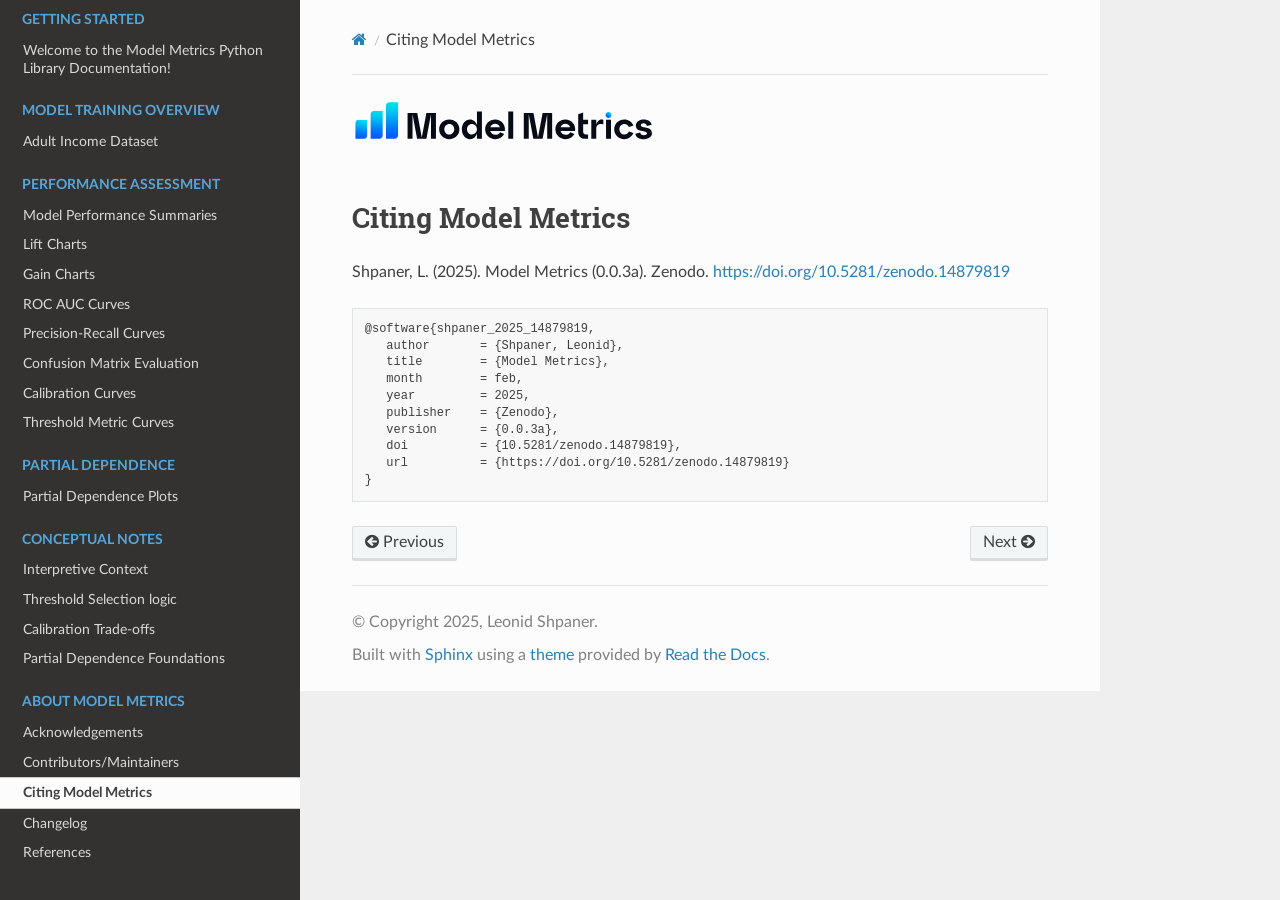
<file: docs/citations.html>
<!DOCTYPE html>
<html class="writer-html5" lang="en" >
<head>
  <meta charset="utf-8" /><meta name="generator" content="Docutils 0.18.1: http://docutils.sourceforge.net/" />

  <meta name="viewport" content="width=device-width, initial-scale=1.0" />
  <title>Citing Model Metrics &mdash; Model Metrics 0.0.3a documentation</title>
      <link rel="stylesheet" href="_static/pygments.css" type="text/css" />
      <link rel="stylesheet" href="_static/css/theme.css" type="text/css" />
      <link rel="stylesheet" href="_static/copybutton.css" type="text/css" />
      <link rel="stylesheet" href="_static/custom.css" type="text/css" />
      <link rel="stylesheet" href="_static/custom.css" type="text/css" />
      <link rel="stylesheet" href="_static/custom.js" type="text/css" />
  <!--[if lt IE 9]>
    <script src="_static/js/html5shiv.min.js"></script>
  <![endif]-->
  
        <script data-url_root="./" id="documentation_options" src="_static/documentation_options.js"></script>
        <script src="_static/jquery.js"></script>
        <script src="_static/underscore.js"></script>
        <script src="_static/_sphinx_javascript_frameworks_compat.js"></script>
        <script src="_static/doctools.js"></script>
        <script src="_static/sphinx_highlight.js"></script>
        <script src="_static/clipboard.min.js"></script>
        <script src="_static/copybutton.js"></script>
        <script src="_static/custom.js"></script>
    <script src="_static/js/theme.js"></script>
    <link rel="index" title="Index" href="genindex.html" />
    <link rel="search" title="Search" href="search.html" />
    <link rel="next" title="Changelog" href="changelog.html" />
    <link rel="prev" title="Contributors/Maintainers" href="contributors.html" /> 
</head>

<body class="wy-body-for-nav"> 
  <div class="wy-grid-for-nav">
    <nav data-toggle="wy-nav-shift" class="wy-nav-side">
      <div class="wy-side-scroll">
        <div class="wy-side-nav-search" >

          
          
          <a href="index.html" class="icon icon-home">
            Model Metrics
          </a>
<div role="search">
  <form id="rtd-search-form" class="wy-form" action="search.html" method="get">
    <input type="text" name="q" placeholder="Search docs" aria-label="Search docs" />
    <input type="hidden" name="check_keywords" value="yes" />
    <input type="hidden" name="area" value="default" />
  </form>
</div>
        </div><div class="wy-menu wy-menu-vertical" data-spy="affix" role="navigation" aria-label="Navigation menu">
              <p class="caption" role="heading"><span class="caption-text">Getting Started</span></p>
<ul>
<li class="toctree-l1"><a class="reference internal" href="getting_started.html">Welcome to the Model Metrics Python Library Documentation!</a></li>
</ul>
<p class="caption" role="heading"><span class="caption-text">Model Training Overview</span></p>
<ul>
<li class="toctree-l1"><a class="reference internal" href="model_training.html">Adult Income Dataset</a></li>
</ul>
<p class="caption" role="heading"><span class="caption-text">Performance Assessment</span></p>
<ul>
<li class="toctree-l1"><a class="reference internal" href="performance_assessment.html">Model Performance Summaries</a></li>
<li class="toctree-l1"><a class="reference internal" href="performance_assessment.html#lift-charts">Lift Charts</a></li>
<li class="toctree-l1"><a class="reference internal" href="performance_assessment.html#gain-charts">Gain Charts</a></li>
<li class="toctree-l1"><a class="reference internal" href="performance_assessment.html#roc-auc-curves">ROC AUC Curves</a></li>
<li class="toctree-l1"><a class="reference internal" href="performance_assessment.html#precision-recall-curves">Precision-Recall Curves</a></li>
<li class="toctree-l1"><a class="reference internal" href="performance_assessment.html#confusion-matrix-evaluation">Confusion Matrix Evaluation</a></li>
<li class="toctree-l1"><a class="reference internal" href="performance_assessment.html#calibration-curves">Calibration Curves</a></li>
<li class="toctree-l1"><a class="reference internal" href="performance_assessment.html#threshold-metric-curves">Threshold Metric Curves</a></li>
</ul>
<p class="caption" role="heading"><span class="caption-text">Partial Dependence</span></p>
<ul>
<li class="toctree-l1"><a class="reference internal" href="partial_dependence.html">Partial Dependence Plots</a></li>
</ul>
<p class="caption" role="heading"><span class="caption-text">Conceptual Notes</span></p>
<ul>
<li class="toctree-l1"><a class="reference internal" href="conceptual_notes.html">Interpretive Context</a></li>
<li class="toctree-l1"><a class="reference internal" href="conceptual_notes.html#threshold-selection-logic">Threshold Selection logic</a></li>
<li class="toctree-l1"><a class="reference internal" href="conceptual_notes.html#calibration-trade-offs">Calibration Trade-offs</a></li>
<li class="toctree-l1"><a class="reference internal" href="conceptual_notes.html#partial-dependence-foundations">Partial Dependence Foundations</a></li>
</ul>
<p class="caption" role="heading"><span class="caption-text">About Model Metrics</span></p>
<ul class="current">
<li class="toctree-l1"><a class="reference internal" href="acknowledgements.html">Acknowledgements</a></li>
<li class="toctree-l1"><a class="reference internal" href="contributors.html">Contributors/Maintainers</a></li>
<li class="toctree-l1 current"><a class="current reference internal" href="#">Citing Model Metrics</a></li>
<li class="toctree-l1"><a class="reference internal" href="changelog.html">Changelog</a></li>
<li class="toctree-l1"><a class="reference internal" href="references.html">References</a></li>
</ul>

        </div>
      </div>
    </nav>

    <section data-toggle="wy-nav-shift" class="wy-nav-content-wrap"><nav class="wy-nav-top" aria-label="Mobile navigation menu" >
          <i data-toggle="wy-nav-top" class="fa fa-bars"></i>
          <a href="index.html">Model Metrics</a>
      </nav>

      <div class="wy-nav-content">
        <div class="rst-content">
          <div role="navigation" aria-label="Page navigation">
  <ul class="wy-breadcrumbs">
      <li><a href="index.html" class="icon icon-home" aria-label="Home"></a></li>
      <li class="breadcrumb-item active">Citing Model Metrics</li>
      <li class="wy-breadcrumbs-aside">
      </li>
  </ul>
  <hr/>
</div>
          <div role="main" class="document" itemscope="itemscope" itemtype="http://schema.org/Article">
           <div itemprop="articleBody">
             
  <div class="no-click"><a class="reference internal image-reference" href="_images/mm_logo.svg"><img alt="Model Metrics Logo" class="align-left" src="_images/mm_logo.svg" width="300px" /></a>
</div><div style="height: 100px;"></div><section id="citing-model-metrics">
<h1>Citing Model Metrics<a class="headerlink" href="#citing-model-metrics" title="Permalink to this heading"></a></h1>
<p>Shpaner, L. (2025). Model Metrics (0.0.3a). Zenodo. <a class="reference external" href="https://doi.org/10.5281/zenodo.14879819">https://doi.org/10.5281/zenodo.14879819</a></p>
<div class="highlight-text notranslate"><div class="highlight"><pre><span></span>@software{shpaner_2025_14879819,
   author       = {Shpaner, Leonid},
   title        = {Model Metrics},
   month        = feb,
   year         = 2025,
   publisher    = {Zenodo},
   version      = {0.0.3a},
   doi          = {10.5281/zenodo.14879819},
   url          = {https://doi.org/10.5281/zenodo.14879819}
}
</pre></div>
</div>
</section>


           </div>
          </div>
          <footer><div class="rst-footer-buttons" role="navigation" aria-label="Footer">
        <a href="contributors.html" class="btn btn-neutral float-left" title="Contributors/Maintainers" accesskey="p" rel="prev"><span class="fa fa-arrow-circle-left" aria-hidden="true"></span> Previous</a>
        <a href="changelog.html" class="btn btn-neutral float-right" title="Changelog" accesskey="n" rel="next">Next <span class="fa fa-arrow-circle-right" aria-hidden="true"></span></a>
    </div>

  <hr/>

  <div role="contentinfo">
    <p>&#169; Copyright 2025, Leonid Shpaner.</p>
  </div>

  Built with <a href="https://www.sphinx-doc.org/">Sphinx</a> using a
    <a href="https://github.com/readthedocs/sphinx_rtd_theme">theme</a>
    provided by <a href="https://readthedocs.org">Read the Docs</a>.
   

</footer>
        </div>
      </div>
    </section>
  </div>
  <script>
      jQuery(function () {
          SphinxRtdTheme.Navigation.enable(true);
      });
  </script> 

</body>
</html>
</file>
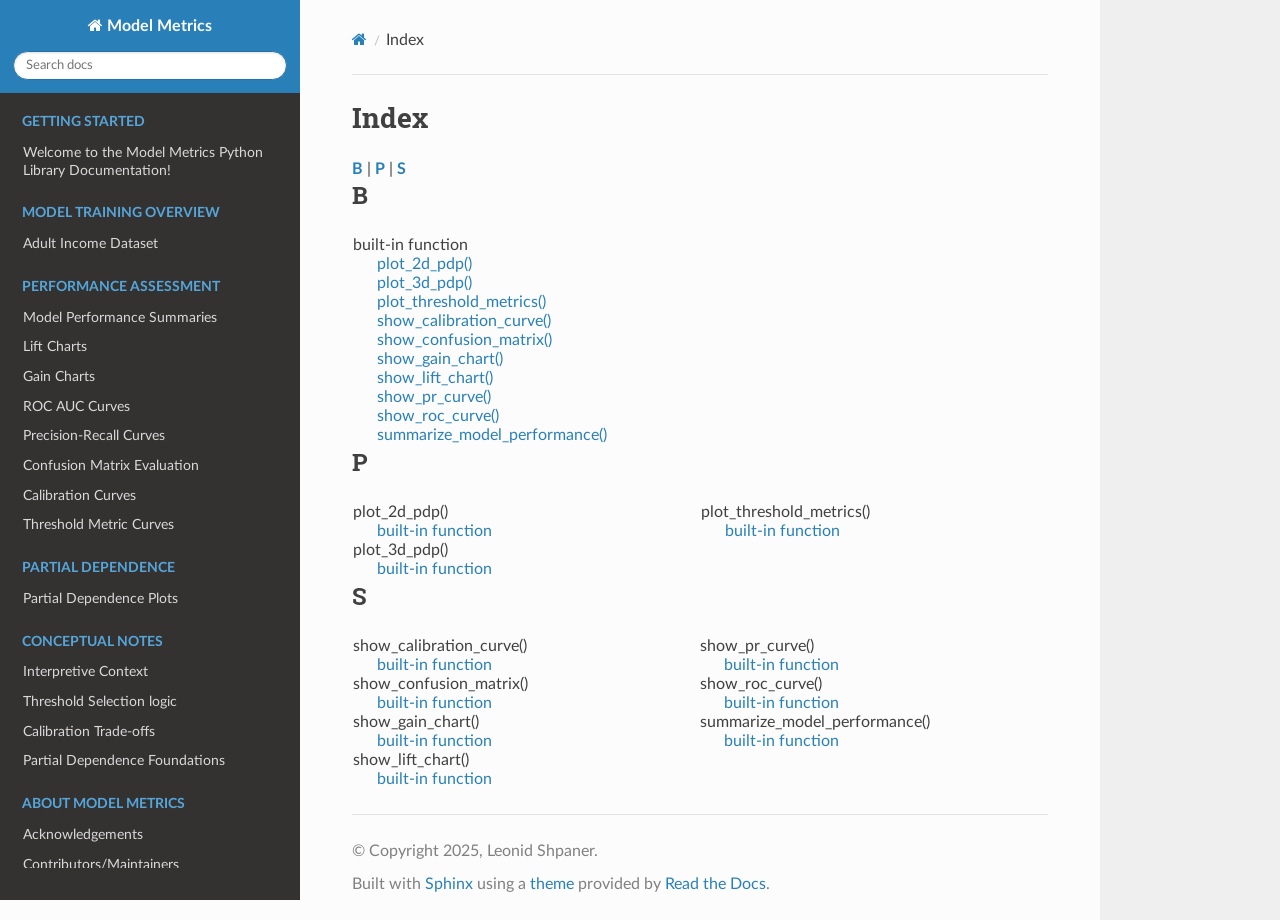
<file: docs/genindex.html>
<!DOCTYPE html>
<html class="writer-html5" lang="en" >
<head>
  <meta charset="utf-8" />
  <meta name="viewport" content="width=device-width, initial-scale=1.0" />
  <title>Index &mdash; Model Metrics 0.0.3a documentation</title>
      <link rel="stylesheet" href="_static/pygments.css" type="text/css" />
      <link rel="stylesheet" href="_static/css/theme.css" type="text/css" />
      <link rel="stylesheet" href="_static/copybutton.css" type="text/css" />
      <link rel="stylesheet" href="_static/custom.css" type="text/css" />
      <link rel="stylesheet" href="_static/custom.css" type="text/css" />
      <link rel="stylesheet" href="_static/custom.js" type="text/css" />
  <!--[if lt IE 9]>
    <script src="_static/js/html5shiv.min.js"></script>
  <![endif]-->
  
        <script data-url_root="./" id="documentation_options" src="_static/documentation_options.js"></script>
        <script src="_static/jquery.js"></script>
        <script src="_static/underscore.js"></script>
        <script src="_static/_sphinx_javascript_frameworks_compat.js"></script>
        <script src="_static/doctools.js"></script>
        <script src="_static/sphinx_highlight.js"></script>
        <script src="_static/clipboard.min.js"></script>
        <script src="_static/copybutton.js"></script>
        <script src="_static/custom.js"></script>
    <script src="_static/js/theme.js"></script>
    <link rel="index" title="Index" href="#" />
    <link rel="search" title="Search" href="search.html" /> 
</head>

<body class="wy-body-for-nav"> 
  <div class="wy-grid-for-nav">
    <nav data-toggle="wy-nav-shift" class="wy-nav-side">
      <div class="wy-side-scroll">
        <div class="wy-side-nav-search" >

          
          
          <a href="index.html" class="icon icon-home">
            Model Metrics
          </a>
<div role="search">
  <form id="rtd-search-form" class="wy-form" action="search.html" method="get">
    <input type="text" name="q" placeholder="Search docs" aria-label="Search docs" />
    <input type="hidden" name="check_keywords" value="yes" />
    <input type="hidden" name="area" value="default" />
  </form>
</div>
        </div><div class="wy-menu wy-menu-vertical" data-spy="affix" role="navigation" aria-label="Navigation menu">
              <p class="caption" role="heading"><span class="caption-text">Getting Started</span></p>
<ul>
<li class="toctree-l1"><a class="reference internal" href="getting_started.html">Welcome to the Model Metrics Python Library Documentation!</a></li>
</ul>
<p class="caption" role="heading"><span class="caption-text">Model Training Overview</span></p>
<ul>
<li class="toctree-l1"><a class="reference internal" href="model_training.html">Adult Income Dataset</a></li>
</ul>
<p class="caption" role="heading"><span class="caption-text">Performance Assessment</span></p>
<ul>
<li class="toctree-l1"><a class="reference internal" href="performance_assessment.html">Model Performance Summaries</a></li>
<li class="toctree-l1"><a class="reference internal" href="performance_assessment.html#lift-charts">Lift Charts</a></li>
<li class="toctree-l1"><a class="reference internal" href="performance_assessment.html#gain-charts">Gain Charts</a></li>
<li class="toctree-l1"><a class="reference internal" href="performance_assessment.html#roc-auc-curves">ROC AUC Curves</a></li>
<li class="toctree-l1"><a class="reference internal" href="performance_assessment.html#precision-recall-curves">Precision-Recall Curves</a></li>
<li class="toctree-l1"><a class="reference internal" href="performance_assessment.html#confusion-matrix-evaluation">Confusion Matrix Evaluation</a></li>
<li class="toctree-l1"><a class="reference internal" href="performance_assessment.html#calibration-curves">Calibration Curves</a></li>
<li class="toctree-l1"><a class="reference internal" href="performance_assessment.html#threshold-metric-curves">Threshold Metric Curves</a></li>
</ul>
<p class="caption" role="heading"><span class="caption-text">Partial Dependence</span></p>
<ul>
<li class="toctree-l1"><a class="reference internal" href="partial_dependence.html">Partial Dependence Plots</a></li>
</ul>
<p class="caption" role="heading"><span class="caption-text">Conceptual Notes</span></p>
<ul>
<li class="toctree-l1"><a class="reference internal" href="conceptual_notes.html">Interpretive Context</a></li>
<li class="toctree-l1"><a class="reference internal" href="conceptual_notes.html#threshold-selection-logic">Threshold Selection logic</a></li>
<li class="toctree-l1"><a class="reference internal" href="conceptual_notes.html#calibration-trade-offs">Calibration Trade-offs</a></li>
<li class="toctree-l1"><a class="reference internal" href="conceptual_notes.html#partial-dependence-foundations">Partial Dependence Foundations</a></li>
</ul>
<p class="caption" role="heading"><span class="caption-text">About Model Metrics</span></p>
<ul>
<li class="toctree-l1"><a class="reference internal" href="acknowledgements.html">Acknowledgements</a></li>
<li class="toctree-l1"><a class="reference internal" href="contributors.html">Contributors/Maintainers</a></li>
<li class="toctree-l1"><a class="reference internal" href="citations.html">Citing Model Metrics</a></li>
<li class="toctree-l1"><a class="reference internal" href="changelog.html">Changelog</a></li>
<li class="toctree-l1"><a class="reference internal" href="references.html">References</a></li>
</ul>

        </div>
      </div>
    </nav>

    <section data-toggle="wy-nav-shift" class="wy-nav-content-wrap"><nav class="wy-nav-top" aria-label="Mobile navigation menu" >
          <i data-toggle="wy-nav-top" class="fa fa-bars"></i>
          <a href="index.html">Model Metrics</a>
      </nav>

      <div class="wy-nav-content">
        <div class="rst-content">
          <div role="navigation" aria-label="Page navigation">
  <ul class="wy-breadcrumbs">
      <li><a href="index.html" class="icon icon-home" aria-label="Home"></a></li>
      <li class="breadcrumb-item active">Index</li>
      <li class="wy-breadcrumbs-aside">
      </li>
  </ul>
  <hr/>
</div>
          <div role="main" class="document" itemscope="itemscope" itemtype="http://schema.org/Article">
           <div itemprop="articleBody">
             

<h1 id="index">Index</h1>

<div class="genindex-jumpbox">
 <a href="#B"><strong>B</strong></a>
 | <a href="#P"><strong>P</strong></a>
 | <a href="#S"><strong>S</strong></a>
 
</div>
<h2 id="B">B</h2>
<table style="width: 100%" class="indextable genindextable"><tr>
  <td style="width: 33%; vertical-align: top;"><ul>
      <li>
    built-in function

      <ul>
        <li><a href="partial_dependence.html#plot_2d_pdp">plot_2d_pdp()</a>
</li>
        <li><a href="partial_dependence.html#plot_3d_pdp">plot_3d_pdp()</a>
</li>
        <li><a href="performance_assessment.html#plot_threshold_metrics">plot_threshold_metrics()</a>
</li>
        <li><a href="performance_assessment.html#show_calibration_curve">show_calibration_curve()</a>
</li>
        <li><a href="performance_assessment.html#show_confusion_matrix">show_confusion_matrix()</a>
</li>
        <li><a href="performance_assessment.html#show_gain_chart">show_gain_chart()</a>
</li>
        <li><a href="performance_assessment.html#show_lift_chart">show_lift_chart()</a>
</li>
        <li><a href="performance_assessment.html#show_pr_curve">show_pr_curve()</a>
</li>
        <li><a href="performance_assessment.html#show_roc_curve">show_roc_curve()</a>
</li>
        <li><a href="performance_assessment.html#summarize_model_performance">summarize_model_performance()</a>
</li>
      </ul></li>
  </ul></td>
</tr></table>

<h2 id="P">P</h2>
<table style="width: 100%" class="indextable genindextable"><tr>
  <td style="width: 33%; vertical-align: top;"><ul>
      <li>
    plot_2d_pdp()

      <ul>
        <li><a href="partial_dependence.html#plot_2d_pdp">built-in function</a>
</li>
      </ul></li>
      <li>
    plot_3d_pdp()

      <ul>
        <li><a href="partial_dependence.html#plot_3d_pdp">built-in function</a>
</li>
      </ul></li>
  </ul></td>
  <td style="width: 33%; vertical-align: top;"><ul>
      <li>
    plot_threshold_metrics()

      <ul>
        <li><a href="performance_assessment.html#plot_threshold_metrics">built-in function</a>
</li>
      </ul></li>
  </ul></td>
</tr></table>

<h2 id="S">S</h2>
<table style="width: 100%" class="indextable genindextable"><tr>
  <td style="width: 33%; vertical-align: top;"><ul>
      <li>
    show_calibration_curve()

      <ul>
        <li><a href="performance_assessment.html#show_calibration_curve">built-in function</a>
</li>
      </ul></li>
      <li>
    show_confusion_matrix()

      <ul>
        <li><a href="performance_assessment.html#show_confusion_matrix">built-in function</a>
</li>
      </ul></li>
      <li>
    show_gain_chart()

      <ul>
        <li><a href="performance_assessment.html#show_gain_chart">built-in function</a>
</li>
      </ul></li>
      <li>
    show_lift_chart()

      <ul>
        <li><a href="performance_assessment.html#show_lift_chart">built-in function</a>
</li>
      </ul></li>
  </ul></td>
  <td style="width: 33%; vertical-align: top;"><ul>
      <li>
    show_pr_curve()

      <ul>
        <li><a href="performance_assessment.html#show_pr_curve">built-in function</a>
</li>
      </ul></li>
      <li>
    show_roc_curve()

      <ul>
        <li><a href="performance_assessment.html#show_roc_curve">built-in function</a>
</li>
      </ul></li>
      <li>
    summarize_model_performance()

      <ul>
        <li><a href="performance_assessment.html#summarize_model_performance">built-in function</a>
</li>
      </ul></li>
  </ul></td>
</tr></table>



           </div>
          </div>
          <footer>

  <hr/>

  <div role="contentinfo">
    <p>&#169; Copyright 2025, Leonid Shpaner.</p>
  </div>

  Built with <a href="https://www.sphinx-doc.org/">Sphinx</a> using a
    <a href="https://github.com/readthedocs/sphinx_rtd_theme">theme</a>
    provided by <a href="https://readthedocs.org">Read the Docs</a>.
   

</footer>
        </div>
      </div>
    </section>
  </div>
  <script>
      jQuery(function () {
          SphinxRtdTheme.Navigation.enable(true);
      });
  </script> 

</body>
</html>
</file>
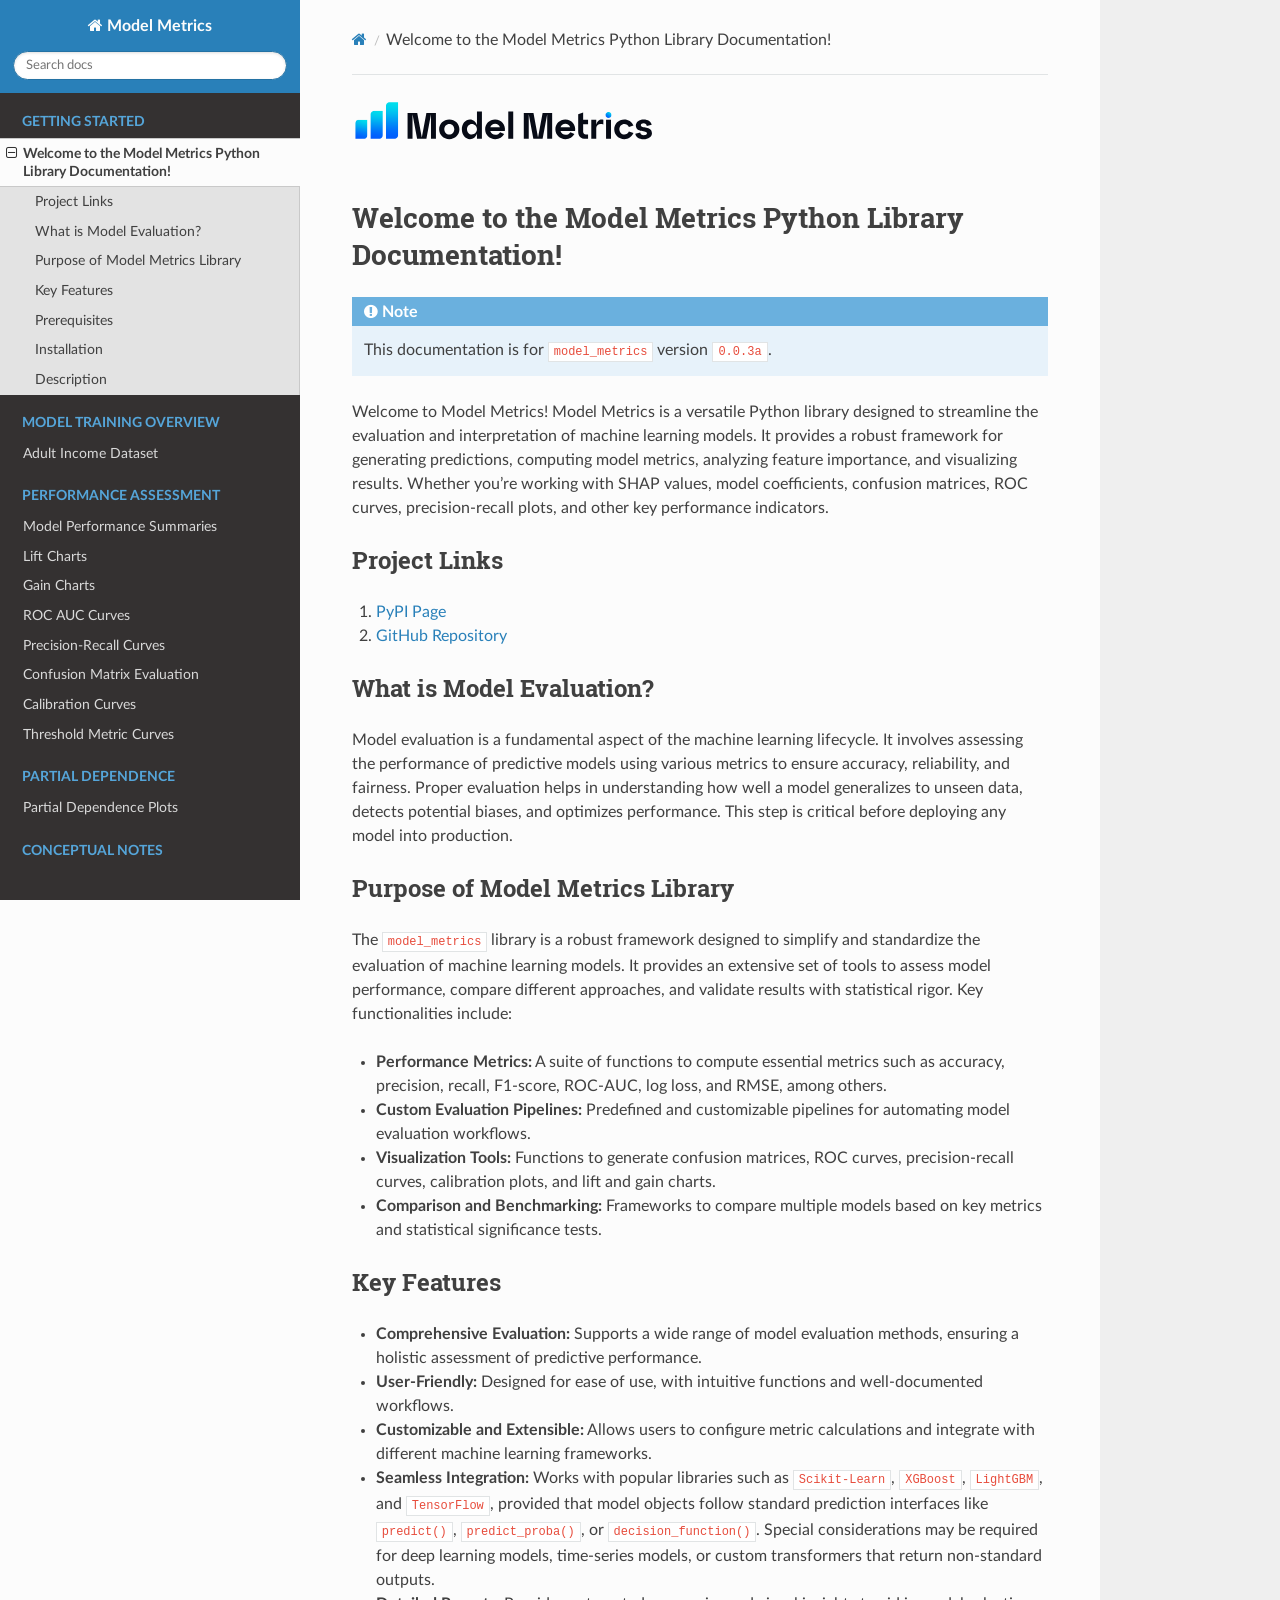
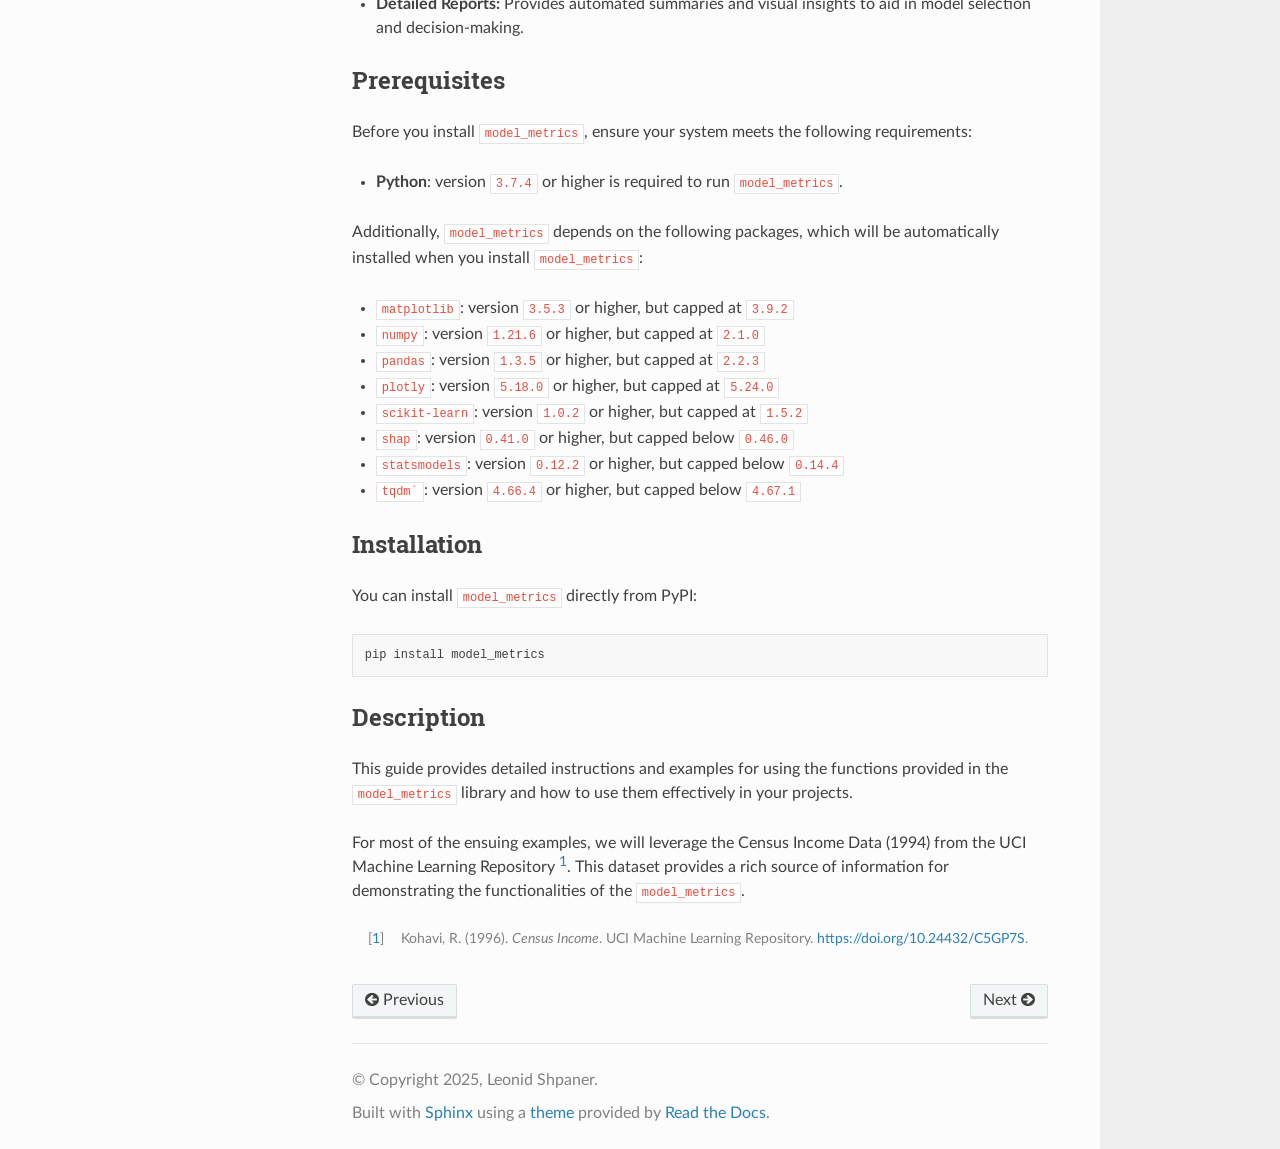
<file: docs/getting_started.html>
<!DOCTYPE html>
<html class="writer-html5" lang="en" >
<head>
  <meta charset="utf-8" /><meta name="generator" content="Docutils 0.18.1: http://docutils.sourceforge.net/" />

  <meta name="viewport" content="width=device-width, initial-scale=1.0" />
  <title>Welcome to the Model Metrics Python Library Documentation! &mdash; Model Metrics 0.0.3a documentation</title>
      <link rel="stylesheet" href="_static/pygments.css" type="text/css" />
      <link rel="stylesheet" href="_static/css/theme.css" type="text/css" />
      <link rel="stylesheet" href="_static/copybutton.css" type="text/css" />
      <link rel="stylesheet" href="_static/custom.css" type="text/css" />
      <link rel="stylesheet" href="_static/custom.css" type="text/css" />
      <link rel="stylesheet" href="_static/custom.js" type="text/css" />
  <!--[if lt IE 9]>
    <script src="_static/js/html5shiv.min.js"></script>
  <![endif]-->
  
        <script data-url_root="./" id="documentation_options" src="_static/documentation_options.js"></script>
        <script src="_static/jquery.js"></script>
        <script src="_static/underscore.js"></script>
        <script src="_static/_sphinx_javascript_frameworks_compat.js"></script>
        <script src="_static/doctools.js"></script>
        <script src="_static/sphinx_highlight.js"></script>
        <script src="_static/clipboard.min.js"></script>
        <script src="_static/copybutton.js"></script>
        <script src="_static/custom.js"></script>
    <script src="_static/js/theme.js"></script>
    <link rel="index" title="Index" href="genindex.html" />
    <link rel="search" title="Search" href="search.html" />
    <link rel="next" title="Adult Income Dataset" href="model_training.html" />
    <link rel="prev" title="Table of Contents" href="index.html" /> 
</head>

<body class="wy-body-for-nav"> 
  <div class="wy-grid-for-nav">
    <nav data-toggle="wy-nav-shift" class="wy-nav-side">
      <div class="wy-side-scroll">
        <div class="wy-side-nav-search" >

          
          
          <a href="index.html" class="icon icon-home">
            Model Metrics
          </a>
<div role="search">
  <form id="rtd-search-form" class="wy-form" action="search.html" method="get">
    <input type="text" name="q" placeholder="Search docs" aria-label="Search docs" />
    <input type="hidden" name="check_keywords" value="yes" />
    <input type="hidden" name="area" value="default" />
  </form>
</div>
        </div><div class="wy-menu wy-menu-vertical" data-spy="affix" role="navigation" aria-label="Navigation menu">
              <p class="caption" role="heading"><span class="caption-text">Getting Started</span></p>
<ul class="current">
<li class="toctree-l1 current"><a class="current reference internal" href="#">Welcome to the Model Metrics Python Library Documentation!</a><ul>
<li class="toctree-l2"><a class="reference internal" href="#project-links">Project Links</a></li>
<li class="toctree-l2"><a class="reference internal" href="#what-is-model-evaluation">What is Model Evaluation?</a></li>
<li class="toctree-l2"><a class="reference internal" href="#purpose-of-model-metrics-library">Purpose of Model Metrics Library</a></li>
<li class="toctree-l2"><a class="reference internal" href="#key-features">Key Features</a></li>
<li class="toctree-l2"><a class="reference internal" href="#prerequisites">Prerequisites</a></li>
<li class="toctree-l2"><a class="reference internal" href="#installation">Installation</a></li>
<li class="toctree-l2"><a class="reference internal" href="#description">Description</a></li>
</ul>
</li>
</ul>
<p class="caption" role="heading"><span class="caption-text">Model Training Overview</span></p>
<ul>
<li class="toctree-l1"><a class="reference internal" href="model_training.html">Adult Income Dataset</a></li>
</ul>
<p class="caption" role="heading"><span class="caption-text">Performance Assessment</span></p>
<ul>
<li class="toctree-l1"><a class="reference internal" href="performance_assessment.html">Model Performance Summaries</a></li>
<li class="toctree-l1"><a class="reference internal" href="performance_assessment.html#lift-charts">Lift Charts</a></li>
<li class="toctree-l1"><a class="reference internal" href="performance_assessment.html#gain-charts">Gain Charts</a></li>
<li class="toctree-l1"><a class="reference internal" href="performance_assessment.html#roc-auc-curves">ROC AUC Curves</a></li>
<li class="toctree-l1"><a class="reference internal" href="performance_assessment.html#precision-recall-curves">Precision-Recall Curves</a></li>
<li class="toctree-l1"><a class="reference internal" href="performance_assessment.html#confusion-matrix-evaluation">Confusion Matrix Evaluation</a></li>
<li class="toctree-l1"><a class="reference internal" href="performance_assessment.html#calibration-curves">Calibration Curves</a></li>
<li class="toctree-l1"><a class="reference internal" href="performance_assessment.html#threshold-metric-curves">Threshold Metric Curves</a></li>
</ul>
<p class="caption" role="heading"><span class="caption-text">Partial Dependence</span></p>
<ul>
<li class="toctree-l1"><a class="reference internal" href="partial_dependence.html">Partial Dependence Plots</a></li>
</ul>
<p class="caption" role="heading"><span class="caption-text">Conceptual Notes</span></p>
<ul>
<li class="toctree-l1"><a class="reference internal" href="conceptual_notes.html">Interpretive Context</a></li>
<li class="toctree-l1"><a class="reference internal" href="conceptual_notes.html#threshold-selection-logic">Threshold Selection logic</a></li>
<li class="toctree-l1"><a class="reference internal" href="conceptual_notes.html#calibration-trade-offs">Calibration Trade-offs</a></li>
<li class="toctree-l1"><a class="reference internal" href="conceptual_notes.html#partial-dependence-foundations">Partial Dependence Foundations</a></li>
</ul>
<p class="caption" role="heading"><span class="caption-text">About Model Metrics</span></p>
<ul>
<li class="toctree-l1"><a class="reference internal" href="acknowledgements.html">Acknowledgements</a></li>
<li class="toctree-l1"><a class="reference internal" href="contributors.html">Contributors/Maintainers</a></li>
<li class="toctree-l1"><a class="reference internal" href="citations.html">Citing Model Metrics</a></li>
<li class="toctree-l1"><a class="reference internal" href="changelog.html">Changelog</a></li>
<li class="toctree-l1"><a class="reference internal" href="references.html">References</a></li>
</ul>

        </div>
      </div>
    </nav>

    <section data-toggle="wy-nav-shift" class="wy-nav-content-wrap"><nav class="wy-nav-top" aria-label="Mobile navigation menu" >
          <i data-toggle="wy-nav-top" class="fa fa-bars"></i>
          <a href="index.html">Model Metrics</a>
      </nav>

      <div class="wy-nav-content">
        <div class="rst-content">
          <div role="navigation" aria-label="Page navigation">
  <ul class="wy-breadcrumbs">
      <li><a href="index.html" class="icon icon-home" aria-label="Home"></a></li>
      <li class="breadcrumb-item active">Welcome to the Model Metrics Python Library Documentation!</li>
      <li class="wy-breadcrumbs-aside">
      </li>
  </ul>
  <hr/>
</div>
          <div role="main" class="document" itemscope="itemscope" itemtype="http://schema.org/Article">
           <div itemprop="articleBody">
             
  <span class="target" id="getting-started"></span><div class="no-click"><a class="reference internal image-reference" href="_images/mm_logo.svg"><img alt="Model Metrics Logo" class="align-left" src="_images/mm_logo.svg" width="300px" /></a>
</div><div style="height: 100px;"></div><section id="welcome-to-the-model-metrics-python-library-documentation">
<h1>Welcome to the Model Metrics Python Library Documentation!<a class="headerlink" href="#welcome-to-the-model-metrics-python-library-documentation" title="Permalink to this heading"></a></h1>
<div class="admonition note">
<p class="admonition-title">Note</p>
<p>This documentation is for <code class="docutils literal notranslate"><span class="pre">model_metrics</span></code> version <code class="docutils literal notranslate"><span class="pre">0.0.3a</span></code>.</p>
</div>
<p>Welcome to Model Metrics! Model Metrics is a versatile Python library designed
to streamline the evaluation and interpretation of machine learning models. It
provides a robust framework for generating predictions, computing model metrics,
analyzing feature importance, and visualizing results. Whether you’re working
with SHAP values, model coefficients, confusion matrices, ROC curves,
precision-recall plots, and other key performance indicators.</p>
<section id="project-links">
<h2>Project Links<a class="headerlink" href="#project-links" title="Permalink to this heading"></a></h2>
<ol class="arabic simple">
<li><p><a class="reference external" href="https://pypi.org/project/model_metrics/">PyPI Page</a></p></li>
<li><p><a class="reference external" href="https://github.com/lshpaner/model_metrics">GitHub Repository</a></p></li>
</ol>
</section>
<section id="what-is-model-evaluation">
<h2>What is Model Evaluation?<a class="headerlink" href="#what-is-model-evaluation" title="Permalink to this heading"></a></h2>
<p>Model evaluation is a fundamental aspect of the machine learning lifecycle.
It involves assessing the performance of predictive models using various
metrics to ensure accuracy, reliability, and fairness. Proper evaluation
helps in understanding how well a model generalizes to unseen data, detects
potential biases, and optimizes performance. This step is critical before
deploying any model into production.</p>
</section>
<section id="purpose-of-model-metrics-library">
<h2>Purpose of Model Metrics Library<a class="headerlink" href="#purpose-of-model-metrics-library" title="Permalink to this heading"></a></h2>
<p>The <code class="docutils literal notranslate"><span class="pre">model_metrics</span></code> library is a robust framework designed to simplify and
standardize the evaluation of machine learning models. It provides an extensive
set of tools to assess model performance, compare different approaches, and
validate results with statistical rigor. Key functionalities include:</p>
<ul class="simple">
<li><p><strong>Performance Metrics:</strong> A suite of functions to compute essential metrics such as accuracy, precision, recall, F1-score, ROC-AUC, log loss, and RMSE, among others.</p></li>
<li><p><strong>Custom Evaluation Pipelines:</strong> Predefined and customizable pipelines for automating model evaluation workflows.</p></li>
<li><p><strong>Visualization Tools:</strong> Functions to generate confusion matrices, ROC curves, precision-recall curves, calibration plots, and lift and gain charts.</p></li>
<li><p><strong>Comparison and Benchmarking:</strong> Frameworks to compare multiple models based on key metrics and statistical significance tests.</p></li>
</ul>
</section>
<section id="key-features">
<h2>Key Features<a class="headerlink" href="#key-features" title="Permalink to this heading"></a></h2>
<ul class="simple">
<li><p><strong>Comprehensive Evaluation:</strong> Supports a wide range of model evaluation methods, ensuring a holistic assessment of predictive performance.</p></li>
<li><p><strong>User-Friendly:</strong> Designed for ease of use, with intuitive functions and well-documented workflows.</p></li>
<li><p><strong>Customizable and Extensible:</strong> Allows users to configure metric calculations and integrate with different machine learning frameworks.</p></li>
<li><p><strong>Seamless Integration:</strong> Works with popular libraries such as <code class="docutils literal notranslate"><span class="pre">Scikit-Learn</span></code>, <code class="docutils literal notranslate"><span class="pre">XGBoost</span></code>, <code class="docutils literal notranslate"><span class="pre">LightGBM</span></code>, and <code class="docutils literal notranslate"><span class="pre">TensorFlow</span></code>, provided that model objects follow standard prediction interfaces like <code class="docutils literal notranslate"><span class="pre">predict()</span></code>, <code class="docutils literal notranslate"><span class="pre">predict_proba()</span></code>, or <code class="docutils literal notranslate"><span class="pre">decision_function()</span></code>. Special considerations may be required for deep learning models, time-series models, or custom transformers that return non-standard outputs.</p></li>
<li><p><strong>Detailed Reports:</strong> Provides automated summaries and visual insights to aid in model selection and decision-making.</p></li>
</ul>
</section>
<section id="prerequisites">
<span id="id1"></span><h2>Prerequisites<a class="headerlink" href="#prerequisites" title="Permalink to this heading"></a></h2>
<p>Before you install <code class="docutils literal notranslate"><span class="pre">model_metrics</span></code>, ensure your system meets the following requirements:</p>
<ul class="simple">
<li><p><strong>Python</strong>: version <code class="docutils literal notranslate"><span class="pre">3.7.4</span></code> or higher is required to run <code class="docutils literal notranslate"><span class="pre">model_metrics</span></code>.</p></li>
</ul>
<p>Additionally, <code class="docutils literal notranslate"><span class="pre">model_metrics</span></code> depends on the following packages, which will be automatically installed when you install <code class="docutils literal notranslate"><span class="pre">model_metrics</span></code>:</p>
<ul class="simple">
<li><p><code class="docutils literal notranslate"><span class="pre">matplotlib</span></code>: version <code class="docutils literal notranslate"><span class="pre">3.5.3</span></code> or higher, but capped at <code class="docutils literal notranslate"><span class="pre">3.9.2</span></code></p></li>
<li><p><code class="docutils literal notranslate"><span class="pre">numpy</span></code>: version <code class="docutils literal notranslate"><span class="pre">1.21.6</span></code> or higher, but capped at <code class="docutils literal notranslate"><span class="pre">2.1.0</span></code></p></li>
<li><p><code class="docutils literal notranslate"><span class="pre">pandas</span></code>: version <code class="docutils literal notranslate"><span class="pre">1.3.5</span></code> or higher, but capped at <code class="docutils literal notranslate"><span class="pre">2.2.3</span></code></p></li>
<li><p><code class="docutils literal notranslate"><span class="pre">plotly</span></code>: version <code class="docutils literal notranslate"><span class="pre">5.18.0</span></code> or higher, but capped at <code class="docutils literal notranslate"><span class="pre">5.24.0</span></code></p></li>
<li><p><code class="docutils literal notranslate"><span class="pre">scikit-learn</span></code>: version <code class="docutils literal notranslate"><span class="pre">1.0.2</span></code> or higher, but capped at <code class="docutils literal notranslate"><span class="pre">1.5.2</span></code></p></li>
<li><p><code class="docutils literal notranslate"><span class="pre">shap</span></code>: version <code class="docutils literal notranslate"><span class="pre">0.41.0</span></code> or higher, but capped below <code class="docutils literal notranslate"><span class="pre">0.46.0</span></code></p></li>
<li><p><code class="docutils literal notranslate"><span class="pre">statsmodels</span></code>: version <code class="docutils literal notranslate"><span class="pre">0.12.2</span></code> or higher, but capped below <code class="docutils literal notranslate"><span class="pre">0.14.4</span></code></p></li>
<li><p><code class="docutils literal notranslate"><span class="pre">tqdm`</span></code>: version <code class="docutils literal notranslate"><span class="pre">4.66.4</span></code> or higher, but capped below <code class="docutils literal notranslate"><span class="pre">4.67.1</span></code></p></li>
</ul>
</section>
<section id="installation">
<span id="id2"></span><h2>Installation<a class="headerlink" href="#installation" title="Permalink to this heading"></a></h2>
<p>You can install <code class="docutils literal notranslate"><span class="pre">model_metrics</span></code> directly from PyPI:</p>
<div class="highlight-python notranslate"><div class="highlight"><pre><span></span><span class="n">pip</span> <span class="n">install</span> <span class="n">model_metrics</span>
</pre></div>
</div>
</section>
<section id="description">
<h2>Description<a class="headerlink" href="#description" title="Permalink to this heading"></a></h2>
<p>This guide provides detailed instructions and examples for using the functions
provided in the <code class="docutils literal notranslate"><span class="pre">model_metrics</span></code> library and how to use them effectively in your projects.</p>
<p>For most of the ensuing examples, we will leverage the Census Income Data (1994) from
the UCI Machine Learning Repository <a class="footnote-reference brackets" href="#id4" id="id3" role="doc-noteref"><span class="fn-bracket">[</span>1<span class="fn-bracket">]</span></a>. This dataset provides a rich source of
information for demonstrating the functionalities of the <code class="docutils literal notranslate"><span class="pre">model_metrics</span></code>.</p>
<aside class="footnote-list brackets">
<aside class="footnote brackets" id="id4" role="note">
<span class="label"><span class="fn-bracket">[</span><a role="doc-backlink" href="#id3">1</a><span class="fn-bracket">]</span></span>
<p>Kohavi, R. (1996). <em>Census Income</em>. UCI Machine Learning Repository. <a class="reference external" href="https://doi.org/10.24432/C5GP7S">https://doi.org/10.24432/C5GP7S</a>.</p>
</aside>
</aside>
</section>
</section>


           </div>
          </div>
          <footer><div class="rst-footer-buttons" role="navigation" aria-label="Footer">
        <a href="index.html" class="btn btn-neutral float-left" title="Table of Contents" accesskey="p" rel="prev"><span class="fa fa-arrow-circle-left" aria-hidden="true"></span> Previous</a>
        <a href="model_training.html" class="btn btn-neutral float-right" title="Adult Income Dataset" accesskey="n" rel="next">Next <span class="fa fa-arrow-circle-right" aria-hidden="true"></span></a>
    </div>

  <hr/>

  <div role="contentinfo">
    <p>&#169; Copyright 2025, Leonid Shpaner.</p>
  </div>

  Built with <a href="https://www.sphinx-doc.org/">Sphinx</a> using a
    <a href="https://github.com/readthedocs/sphinx_rtd_theme">theme</a>
    provided by <a href="https://readthedocs.org">Read the Docs</a>.
   

</footer>
        </div>
      </div>
    </section>
  </div>
  <script>
      jQuery(function () {
          SphinxRtdTheme.Navigation.enable(true);
      });
  </script> 

</body>
</html>
</file>
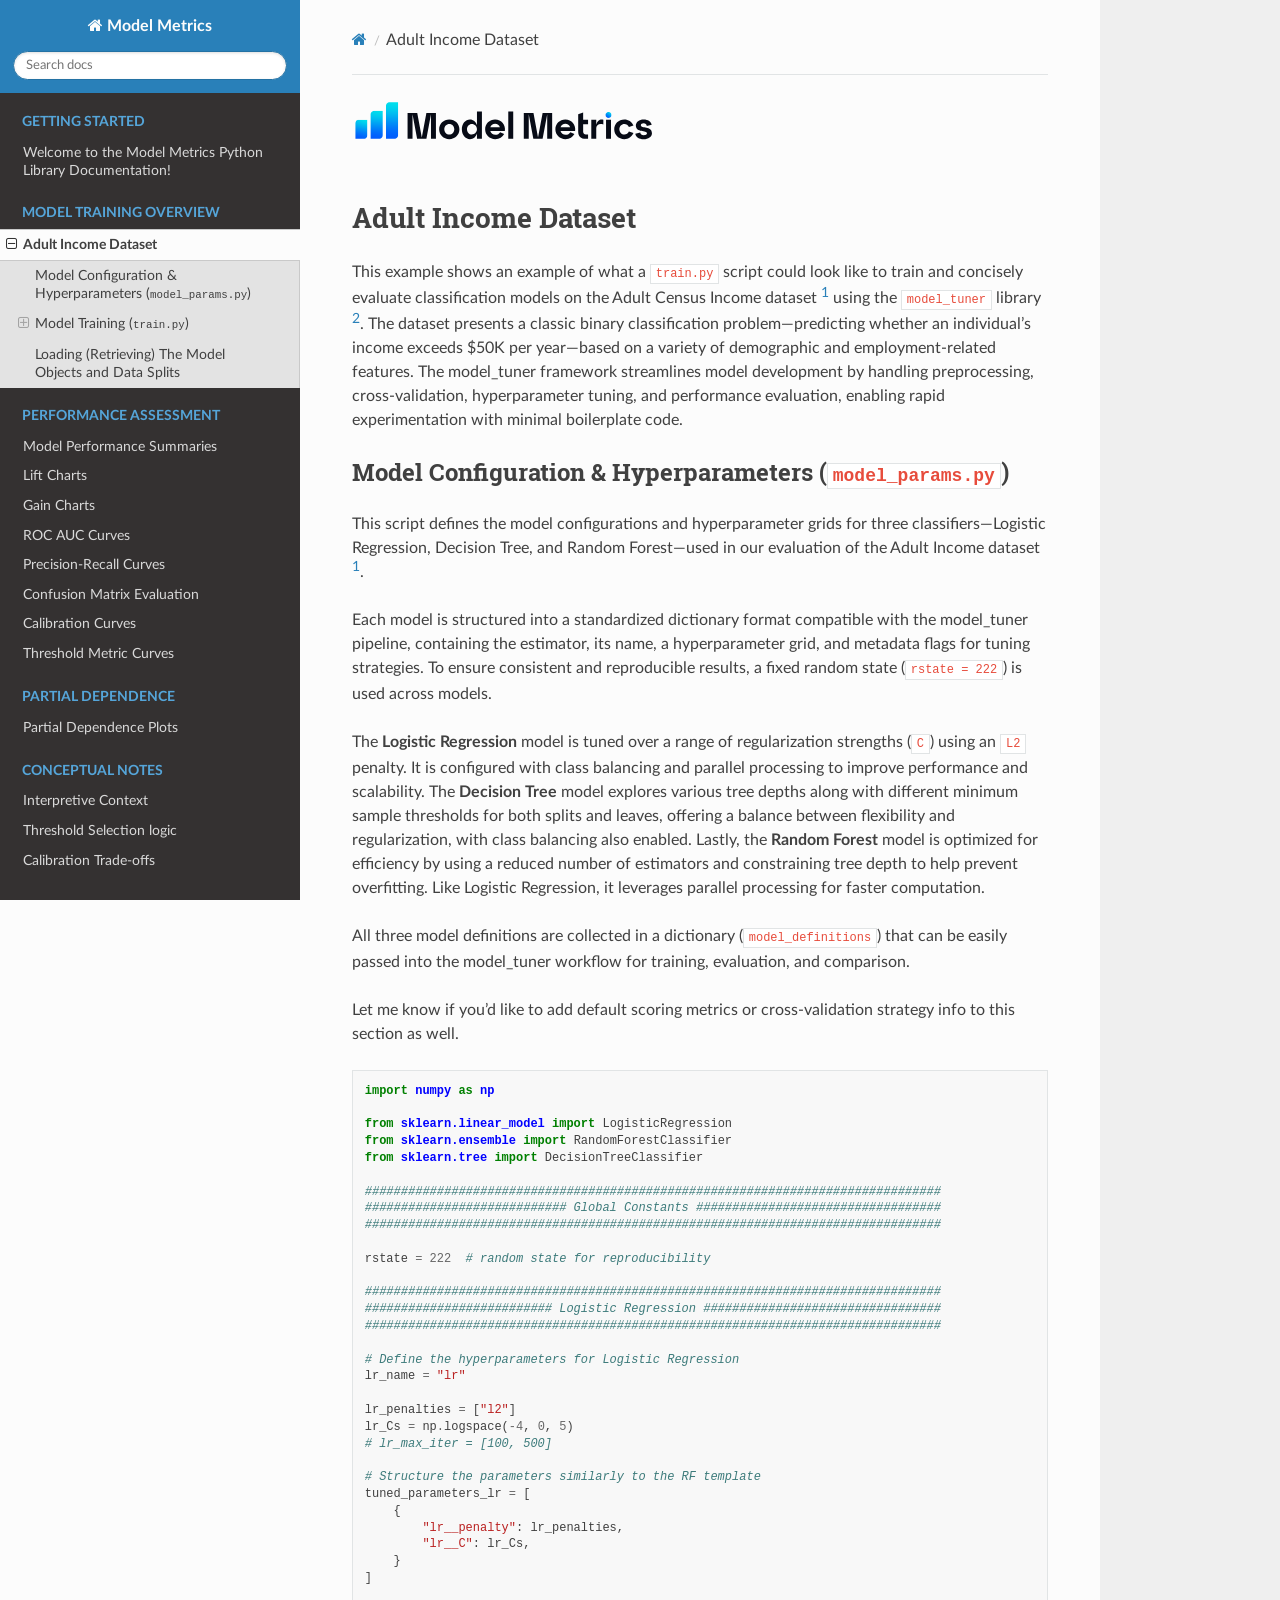
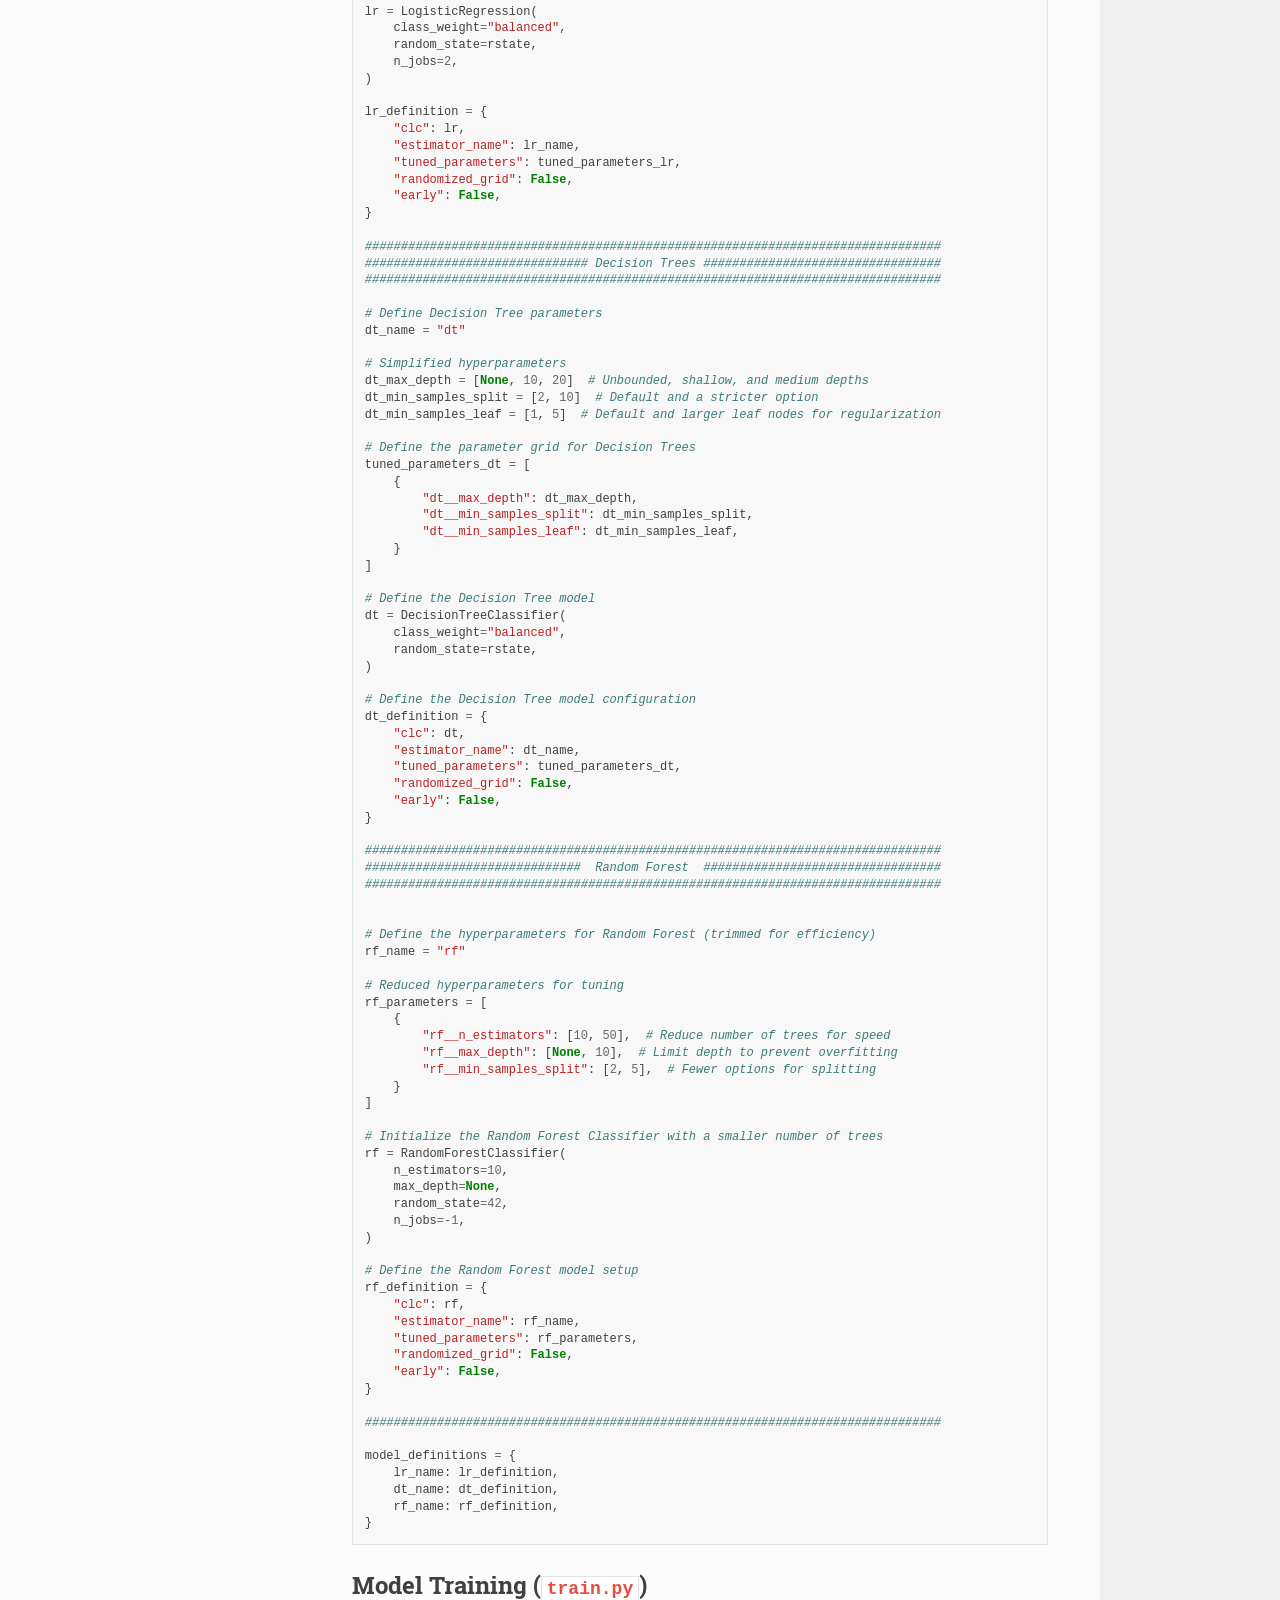
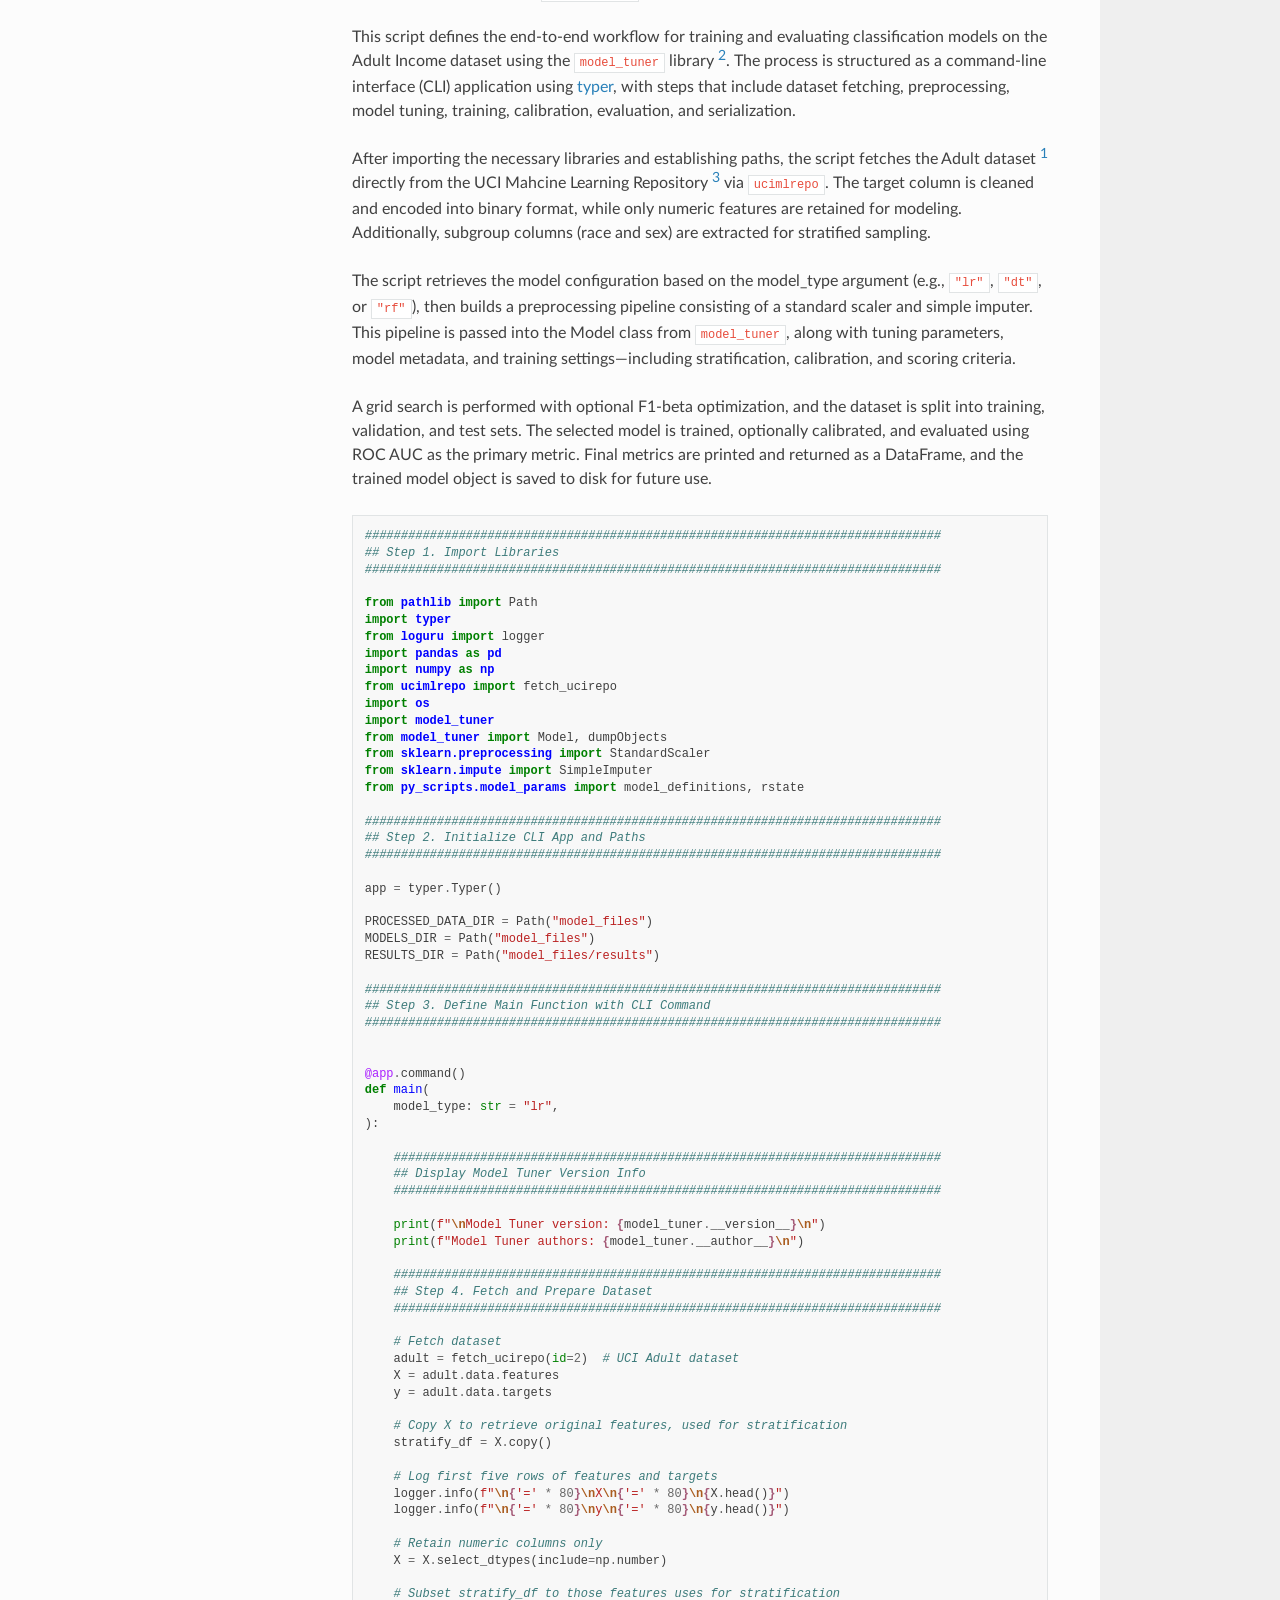
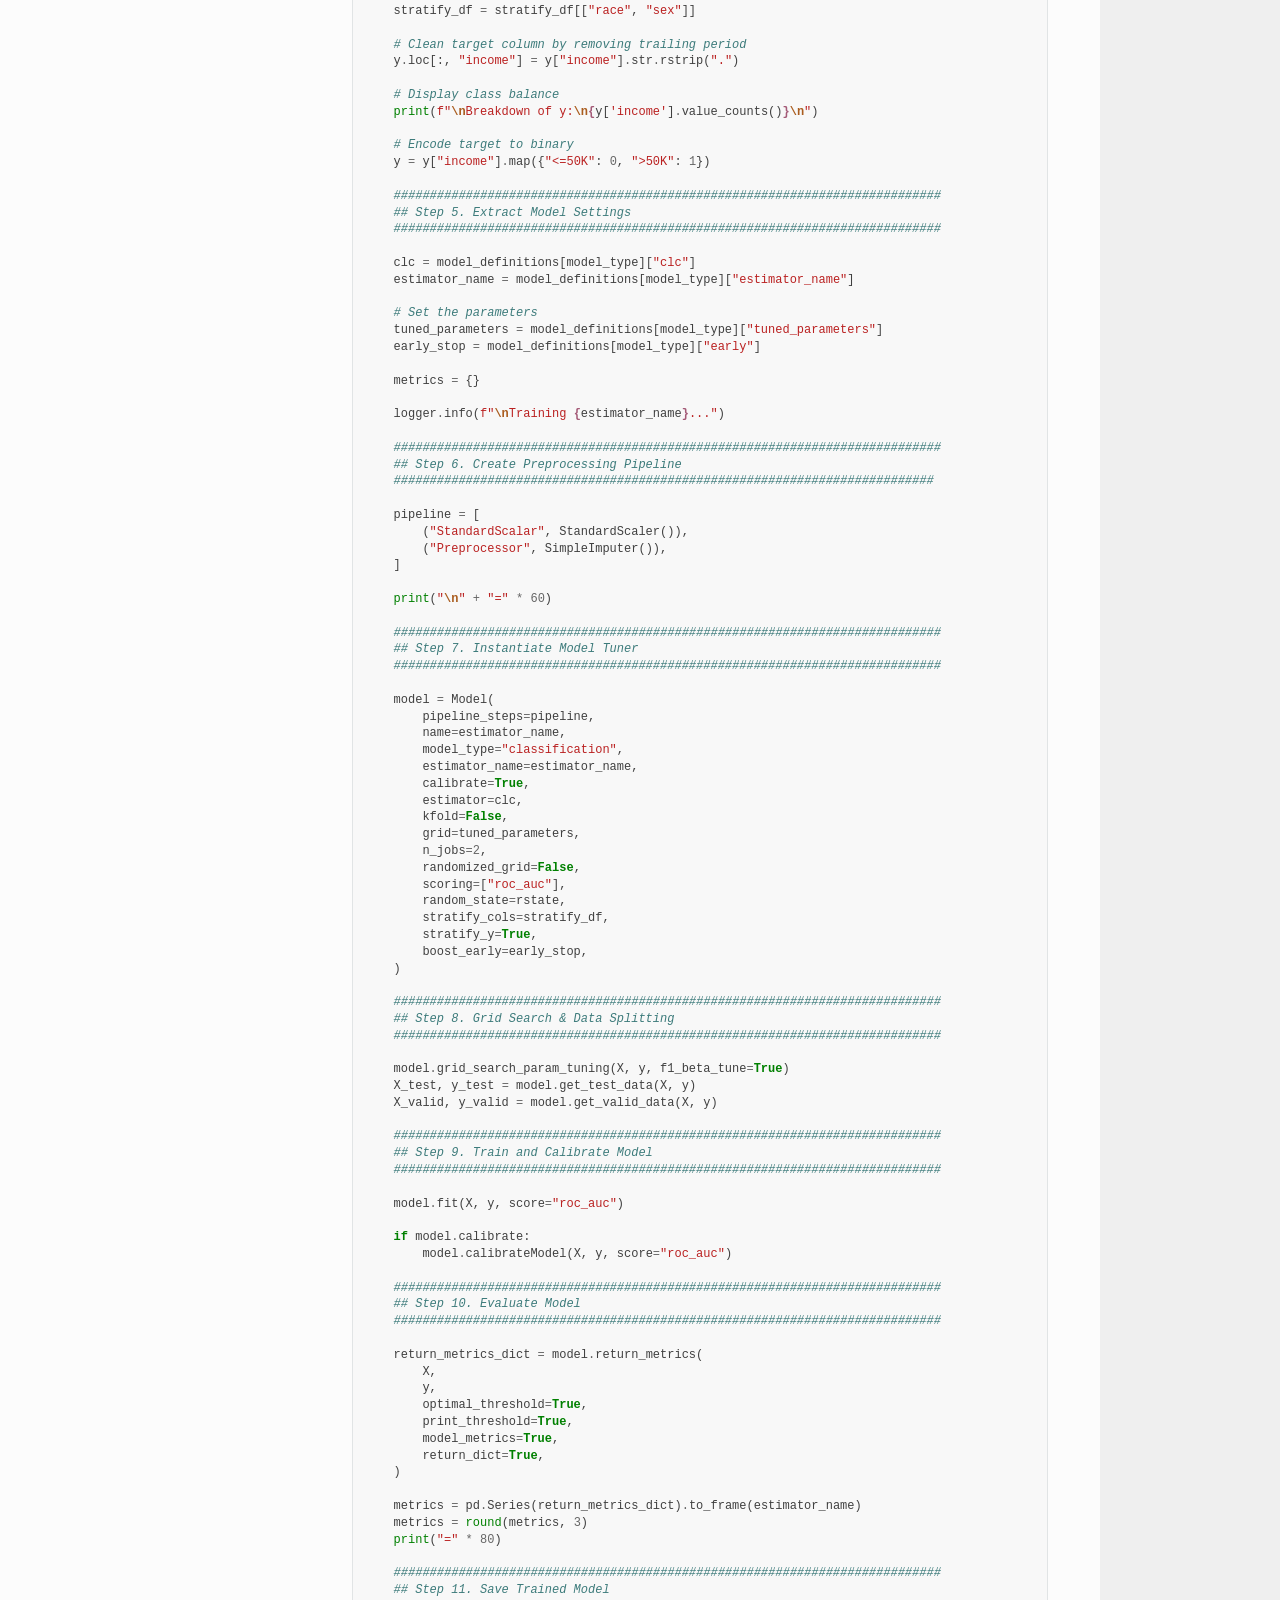
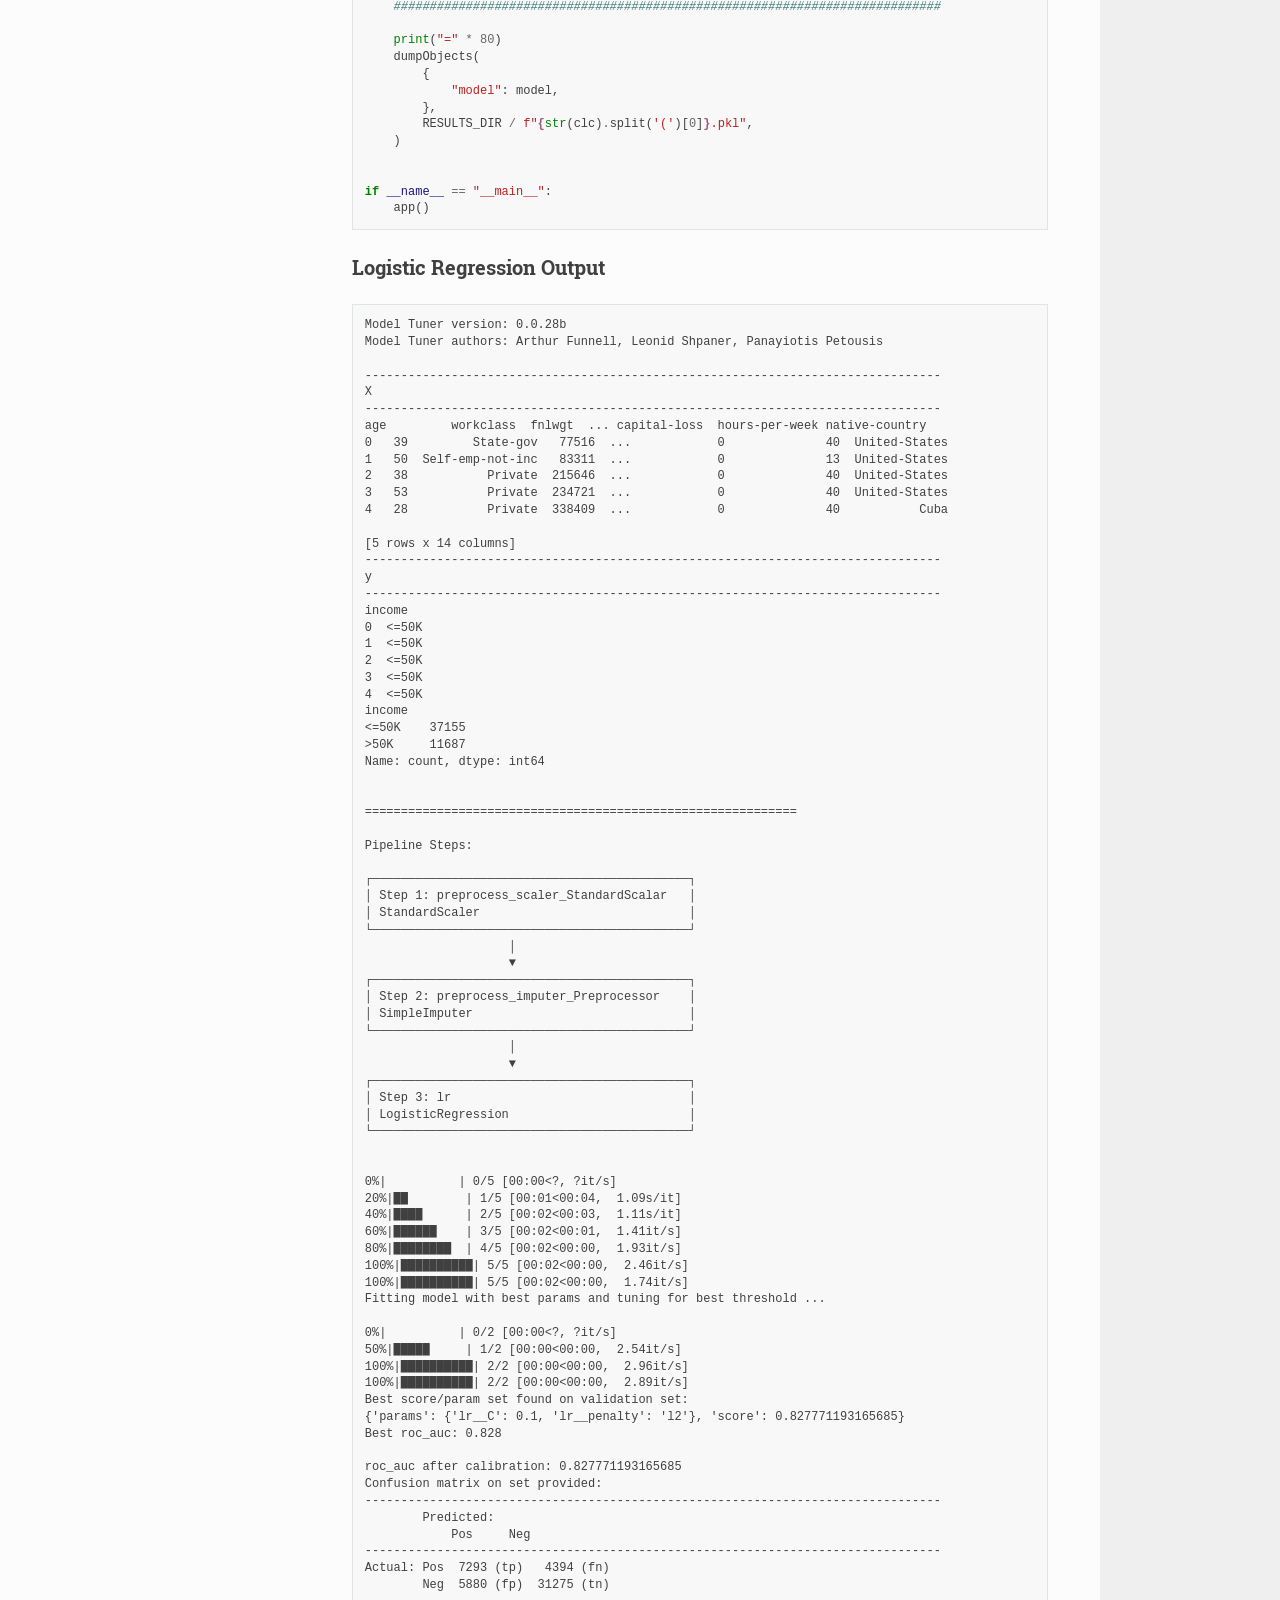
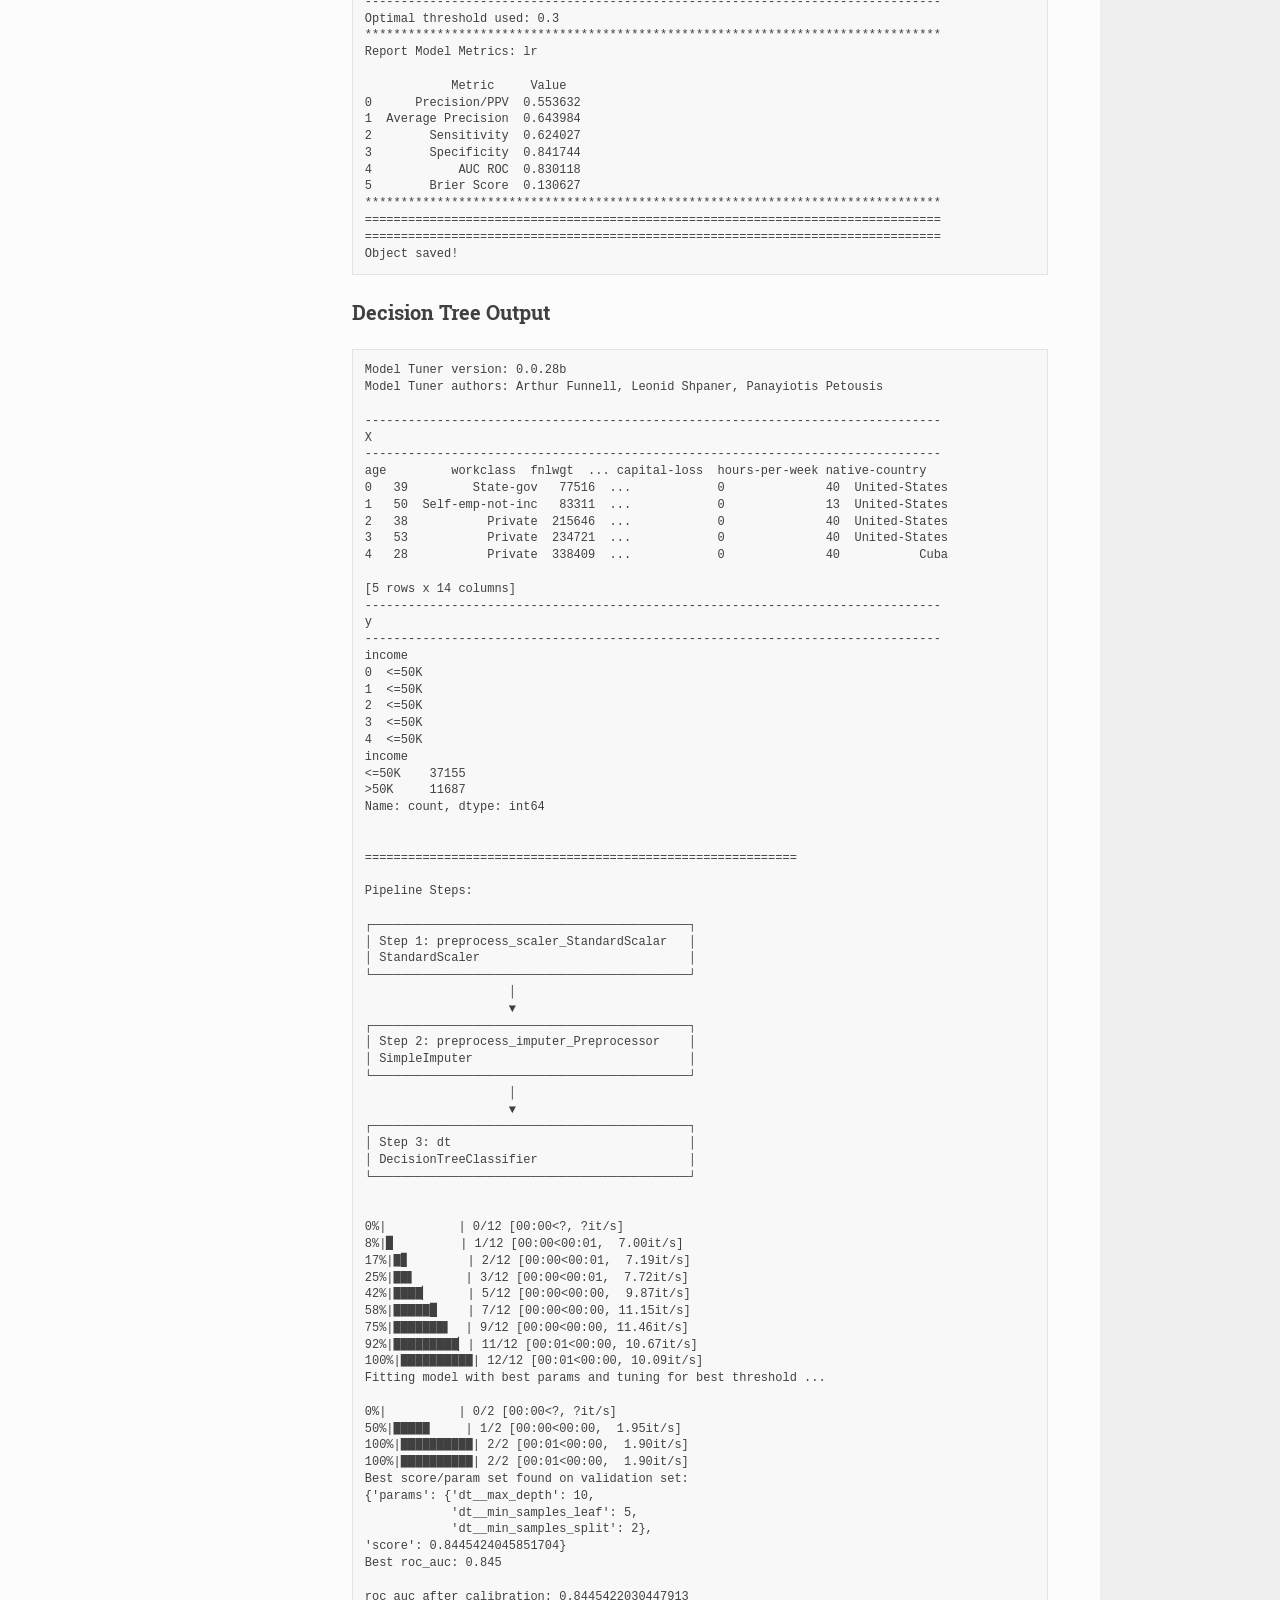
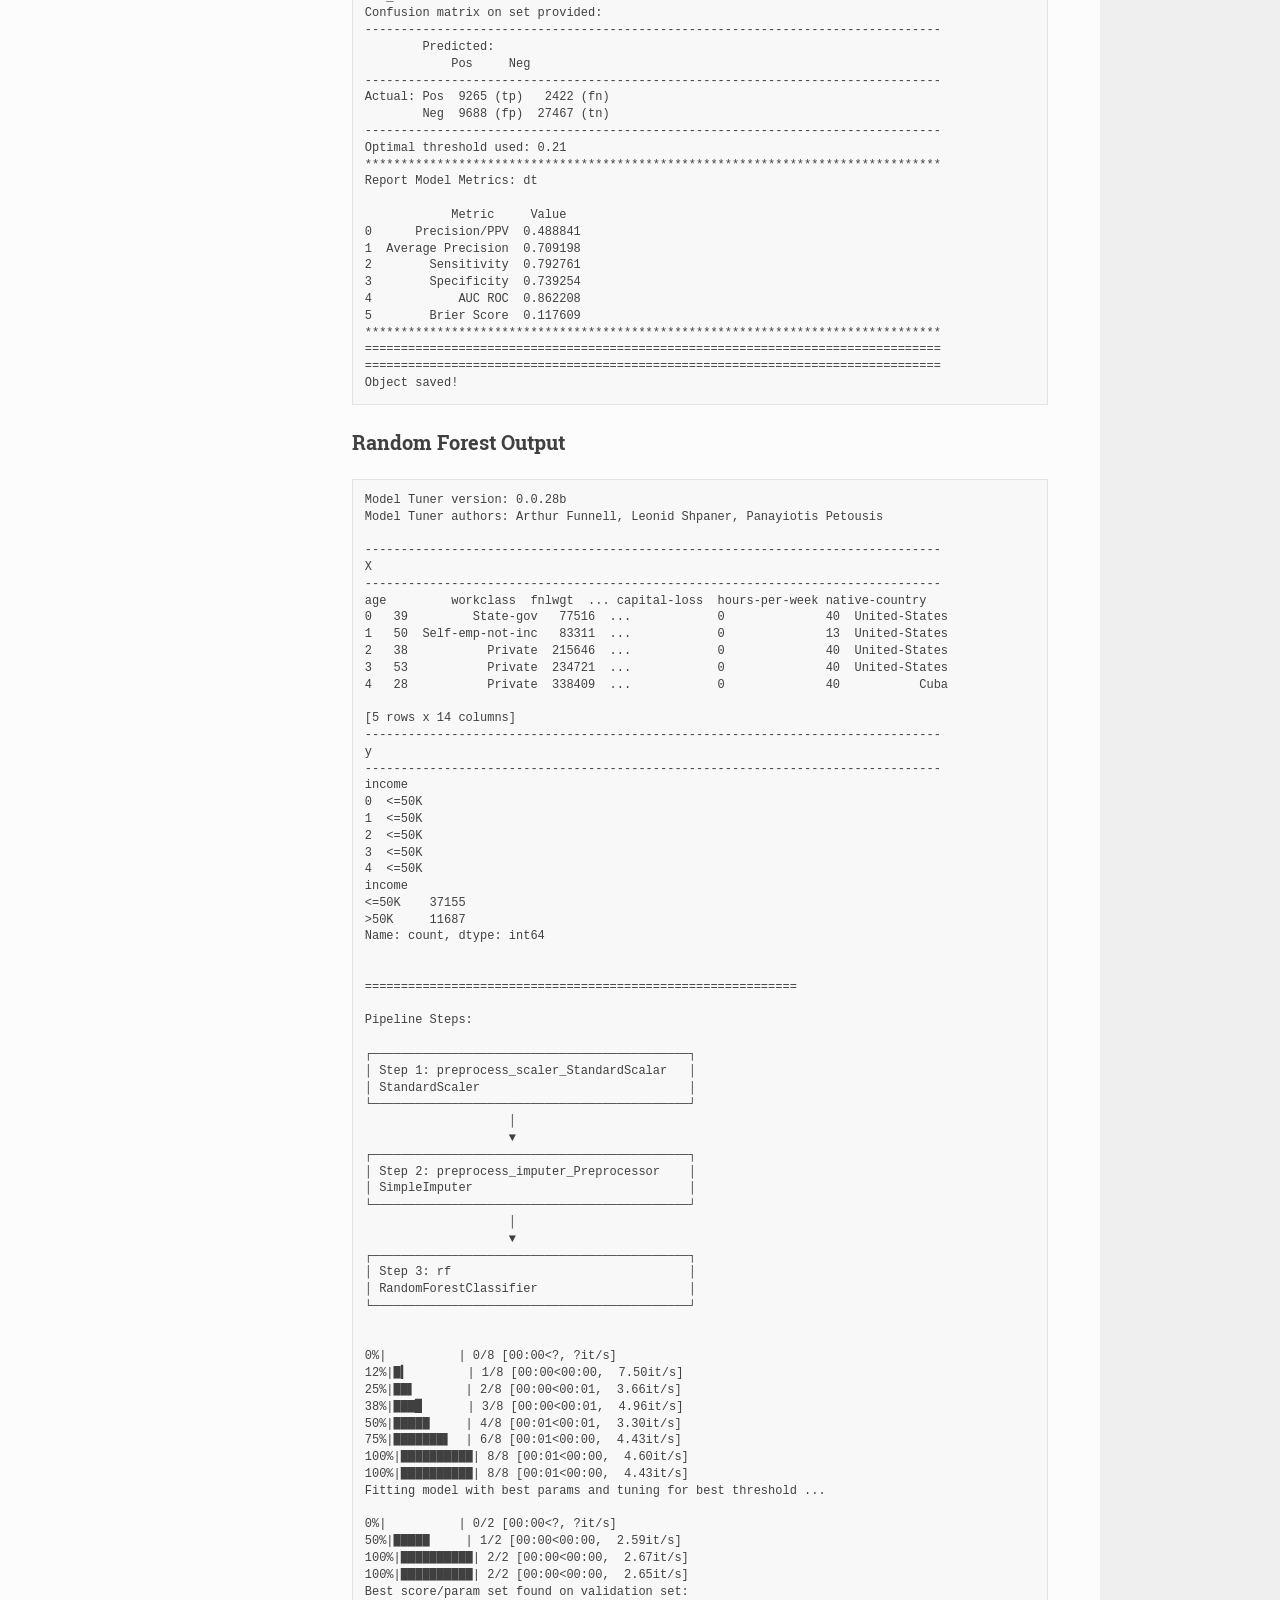
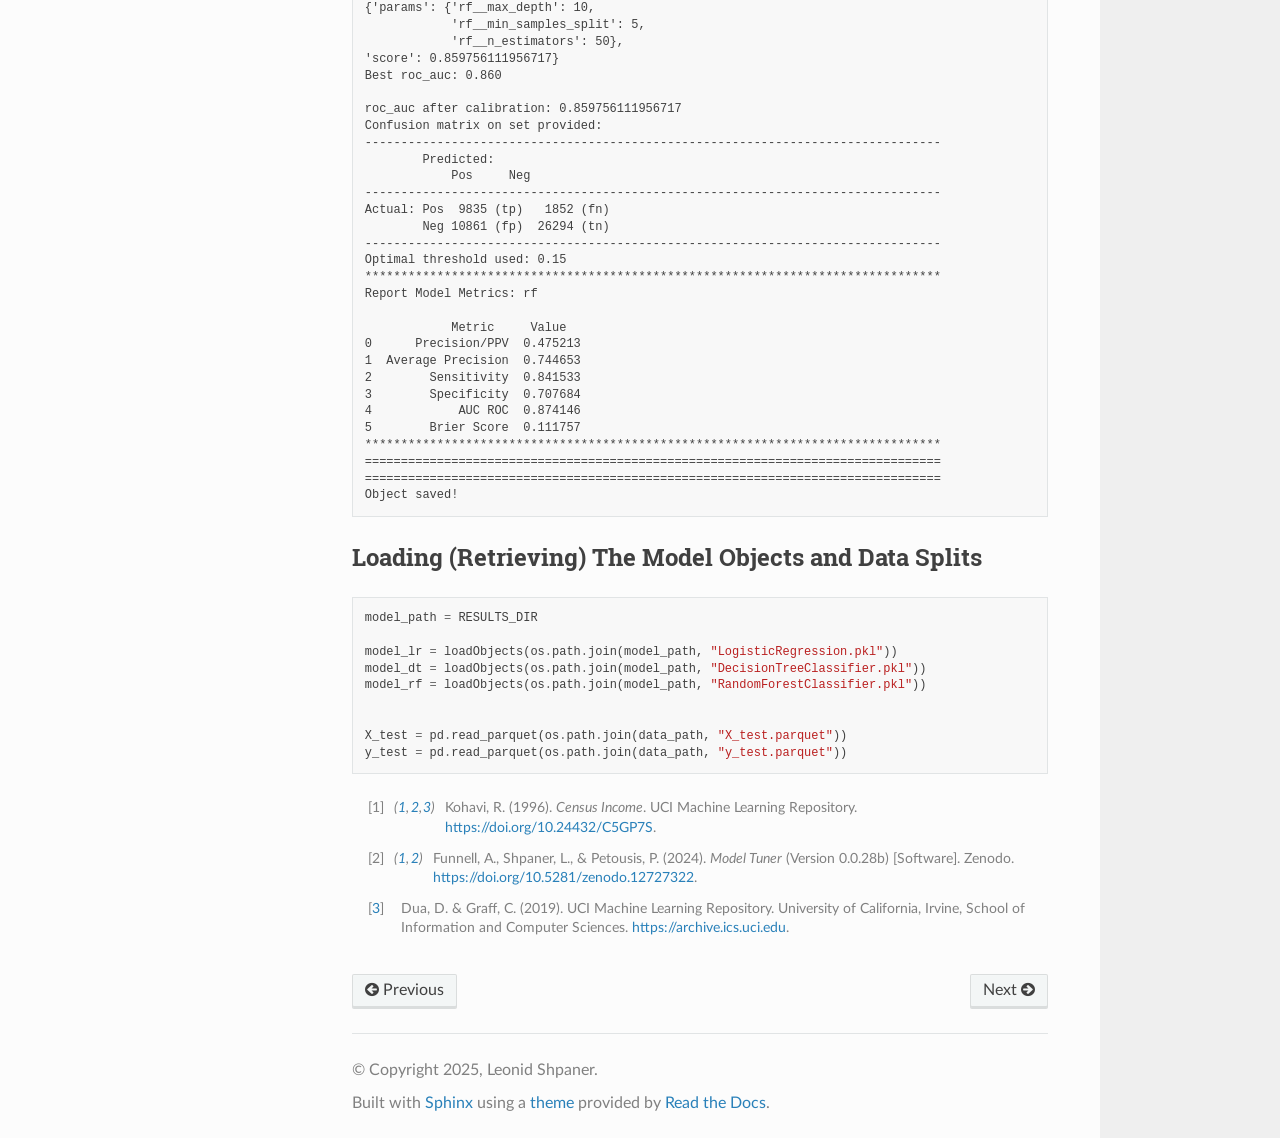
<file: docs/model_training.html>
<!DOCTYPE html>
<html class="writer-html5" lang="en" >
<head>
  <meta charset="utf-8" /><meta name="generator" content="Docutils 0.18.1: http://docutils.sourceforge.net/" />

  <meta name="viewport" content="width=device-width, initial-scale=1.0" />
  <title>Adult Income Dataset &mdash; Model Metrics 0.0.3a documentation</title>
      <link rel="stylesheet" href="_static/pygments.css" type="text/css" />
      <link rel="stylesheet" href="_static/css/theme.css" type="text/css" />
      <link rel="stylesheet" href="_static/copybutton.css" type="text/css" />
      <link rel="stylesheet" href="_static/custom.css" type="text/css" />
      <link rel="stylesheet" href="_static/custom.css" type="text/css" />
      <link rel="stylesheet" href="_static/custom.js" type="text/css" />
  <!--[if lt IE 9]>
    <script src="_static/js/html5shiv.min.js"></script>
  <![endif]-->
  
        <script data-url_root="./" id="documentation_options" src="_static/documentation_options.js"></script>
        <script src="_static/jquery.js"></script>
        <script src="_static/underscore.js"></script>
        <script src="_static/_sphinx_javascript_frameworks_compat.js"></script>
        <script src="_static/doctools.js"></script>
        <script src="_static/sphinx_highlight.js"></script>
        <script src="_static/clipboard.min.js"></script>
        <script src="_static/copybutton.js"></script>
        <script src="_static/custom.js"></script>
    <script src="_static/js/theme.js"></script>
    <link rel="index" title="Index" href="genindex.html" />
    <link rel="search" title="Search" href="search.html" />
    <link rel="next" title="Model Performance Summaries" href="performance_assessment.html" />
    <link rel="prev" title="Welcome to the Model Metrics Python Library Documentation!" href="getting_started.html" /> 
</head>

<body class="wy-body-for-nav"> 
  <div class="wy-grid-for-nav">
    <nav data-toggle="wy-nav-shift" class="wy-nav-side">
      <div class="wy-side-scroll">
        <div class="wy-side-nav-search" >

          
          
          <a href="index.html" class="icon icon-home">
            Model Metrics
          </a>
<div role="search">
  <form id="rtd-search-form" class="wy-form" action="search.html" method="get">
    <input type="text" name="q" placeholder="Search docs" aria-label="Search docs" />
    <input type="hidden" name="check_keywords" value="yes" />
    <input type="hidden" name="area" value="default" />
  </form>
</div>
        </div><div class="wy-menu wy-menu-vertical" data-spy="affix" role="navigation" aria-label="Navigation menu">
              <p class="caption" role="heading"><span class="caption-text">Getting Started</span></p>
<ul>
<li class="toctree-l1"><a class="reference internal" href="getting_started.html">Welcome to the Model Metrics Python Library Documentation!</a></li>
</ul>
<p class="caption" role="heading"><span class="caption-text">Model Training Overview</span></p>
<ul class="current">
<li class="toctree-l1 current"><a class="current reference internal" href="#">Adult Income Dataset</a><ul>
<li class="toctree-l2"><a class="reference internal" href="#model-configuration-hyperparameters-model-params-py">Model Configuration &amp; Hyperparameters (<code class="docutils literal notranslate"><span class="pre">model_params.py</span></code>)</a></li>
<li class="toctree-l2"><a class="reference internal" href="#model-training-train-py">Model Training (<code class="docutils literal notranslate"><span class="pre">train.py</span></code>)</a><ul>
<li class="toctree-l3"><a class="reference internal" href="#logistic-regression-output">Logistic Regression Output</a></li>
<li class="toctree-l3"><a class="reference internal" href="#decision-tree-output">Decision Tree Output</a></li>
<li class="toctree-l3"><a class="reference internal" href="#random-forest-output">Random Forest Output</a></li>
</ul>
</li>
<li class="toctree-l2"><a class="reference internal" href="#loading-retrieving-the-model-objects-and-data-splits">Loading (Retrieving) The Model Objects and Data Splits</a></li>
</ul>
</li>
</ul>
<p class="caption" role="heading"><span class="caption-text">Performance Assessment</span></p>
<ul>
<li class="toctree-l1"><a class="reference internal" href="performance_assessment.html">Model Performance Summaries</a></li>
<li class="toctree-l1"><a class="reference internal" href="performance_assessment.html#lift-charts">Lift Charts</a></li>
<li class="toctree-l1"><a class="reference internal" href="performance_assessment.html#gain-charts">Gain Charts</a></li>
<li class="toctree-l1"><a class="reference internal" href="performance_assessment.html#roc-auc-curves">ROC AUC Curves</a></li>
<li class="toctree-l1"><a class="reference internal" href="performance_assessment.html#precision-recall-curves">Precision-Recall Curves</a></li>
<li class="toctree-l1"><a class="reference internal" href="performance_assessment.html#confusion-matrix-evaluation">Confusion Matrix Evaluation</a></li>
<li class="toctree-l1"><a class="reference internal" href="performance_assessment.html#calibration-curves">Calibration Curves</a></li>
<li class="toctree-l1"><a class="reference internal" href="performance_assessment.html#threshold-metric-curves">Threshold Metric Curves</a></li>
</ul>
<p class="caption" role="heading"><span class="caption-text">Partial Dependence</span></p>
<ul>
<li class="toctree-l1"><a class="reference internal" href="partial_dependence.html">Partial Dependence Plots</a></li>
</ul>
<p class="caption" role="heading"><span class="caption-text">Conceptual Notes</span></p>
<ul>
<li class="toctree-l1"><a class="reference internal" href="conceptual_notes.html">Interpretive Context</a></li>
<li class="toctree-l1"><a class="reference internal" href="conceptual_notes.html#threshold-selection-logic">Threshold Selection logic</a></li>
<li class="toctree-l1"><a class="reference internal" href="conceptual_notes.html#calibration-trade-offs">Calibration Trade-offs</a></li>
<li class="toctree-l1"><a class="reference internal" href="conceptual_notes.html#partial-dependence-foundations">Partial Dependence Foundations</a></li>
</ul>
<p class="caption" role="heading"><span class="caption-text">About Model Metrics</span></p>
<ul>
<li class="toctree-l1"><a class="reference internal" href="acknowledgements.html">Acknowledgements</a></li>
<li class="toctree-l1"><a class="reference internal" href="contributors.html">Contributors/Maintainers</a></li>
<li class="toctree-l1"><a class="reference internal" href="citations.html">Citing Model Metrics</a></li>
<li class="toctree-l1"><a class="reference internal" href="changelog.html">Changelog</a></li>
<li class="toctree-l1"><a class="reference internal" href="references.html">References</a></li>
</ul>

        </div>
      </div>
    </nav>

    <section data-toggle="wy-nav-shift" class="wy-nav-content-wrap"><nav class="wy-nav-top" aria-label="Mobile navigation menu" >
          <i data-toggle="wy-nav-top" class="fa fa-bars"></i>
          <a href="index.html">Model Metrics</a>
      </nav>

      <div class="wy-nav-content">
        <div class="rst-content">
          <div role="navigation" aria-label="Page navigation">
  <ul class="wy-breadcrumbs">
      <li><a href="index.html" class="icon icon-home" aria-label="Home"></a></li>
      <li class="breadcrumb-item active">Adult Income Dataset</li>
      <li class="wy-breadcrumbs-aside">
      </li>
  </ul>
  <hr/>
</div>
          <div role="main" class="document" itemscope="itemscope" itemtype="http://schema.org/Article">
           <div itemprop="articleBody">
             
  <span class="target" id="model-training"></span><div class="no-click"><a class="reference internal image-reference" href="_images/mm_logo.svg"><img alt="Model Metrics Logo" class="align-left" src="_images/mm_logo.svg" width="300px" /></a>
</div><div style="height: 100px;"></div><section id="adult-income-dataset">
<span id="adult-income-training"></span><h1>Adult Income Dataset<a class="headerlink" href="#adult-income-dataset" title="Permalink to this heading"></a></h1>
<p>This example shows an example of what a <code class="docutils literal notranslate"><span class="pre">train.py</span></code> script could look like to train
and concisely evaluate classification models on the Adult Census Income dataset <a class="footnote-reference brackets" href="#id7" id="id1" role="doc-noteref"><span class="fn-bracket">[</span>1<span class="fn-bracket">]</span></a> using
the <code class="docutils literal notranslate"><span class="pre">model_tuner</span></code> library <a class="footnote-reference brackets" href="#id8" id="id2" role="doc-noteref"><span class="fn-bracket">[</span>2<span class="fn-bracket">]</span></a>. The dataset presents a classic binary classification
problem—predicting whether an individual’s income exceeds $50K per year—based on
a variety of demographic and employment-related features. The model_tuner
framework streamlines model development by handling preprocessing, cross-validation,
hyperparameter tuning, and performance evaluation, enabling rapid experimentation
with minimal boilerplate code.</p>
<section id="model-configuration-hyperparameters-model-params-py">
<h2>Model Configuration &amp; Hyperparameters (<code class="docutils literal notranslate"><span class="pre">model_params.py</span></code>)<a class="headerlink" href="#model-configuration-hyperparameters-model-params-py" title="Permalink to this heading"></a></h2>
<p>This script defines the model configurations and hyperparameter grids for three
classifiers—Logistic Regression, Decision Tree, and Random Forest—used in our
evaluation of the Adult Income dataset <a class="footnote-reference brackets" href="#id7" id="id3" role="doc-noteref"><span class="fn-bracket">[</span>1<span class="fn-bracket">]</span></a>.</p>
<p>Each model is structured into a standardized dictionary format compatible with
the model_tuner pipeline, containing the estimator, its name, a hyperparameter grid,
and metadata flags for tuning strategies. To ensure consistent and reproducible results,
a fixed random state (<code class="docutils literal notranslate"><span class="pre">rstate</span> <span class="pre">=</span> <span class="pre">222</span></code>) is used across models.</p>
<p>The <strong>Logistic Regression</strong> model is tuned over a range of regularization strengths
(<code class="docutils literal notranslate"><span class="pre">C</span></code>) using an <code class="docutils literal notranslate"><span class="pre">L2</span></code> penalty. It is configured with class balancing and parallel
processing to improve performance and scalability. The <strong>Decision Tree</strong> model
explores various tree depths along with different minimum sample thresholds for
both splits and leaves, offering a balance between flexibility and regularization,
with class balancing also enabled. Lastly, the <strong>Random Forest</strong> model is optimized
for efficiency by using a reduced number of estimators and constraining tree depth
to help prevent overfitting. Like Logistic Regression, it leverages parallel
processing for faster computation.</p>
<p>All three model definitions are collected in a dictionary (<code class="docutils literal notranslate"><span class="pre">model_definitions</span></code>) that can be easily passed into the model_tuner workflow for training, evaluation, and comparison.</p>
<p>Let me know if you’d like to add default scoring metrics or cross-validation strategy info to this section as well.</p>
<div class="highlight-python notranslate"><div class="highlight"><pre><span></span><span class="kn">import</span><span class="w"> </span><span class="nn">numpy</span><span class="w"> </span><span class="k">as</span><span class="w"> </span><span class="nn">np</span>

<span class="kn">from</span><span class="w"> </span><span class="nn">sklearn.linear_model</span><span class="w"> </span><span class="kn">import</span> <span class="n">LogisticRegression</span>
<span class="kn">from</span><span class="w"> </span><span class="nn">sklearn.ensemble</span><span class="w"> </span><span class="kn">import</span> <span class="n">RandomForestClassifier</span>
<span class="kn">from</span><span class="w"> </span><span class="nn">sklearn.tree</span><span class="w"> </span><span class="kn">import</span> <span class="n">DecisionTreeClassifier</span>

<span class="c1">################################################################################</span>
<span class="c1">############################ Global Constants ##################################</span>
<span class="c1">################################################################################</span>

<span class="n">rstate</span> <span class="o">=</span> <span class="mi">222</span>  <span class="c1"># random state for reproducibility</span>

<span class="c1">################################################################################</span>
<span class="c1">########################## Logistic Regression #################################</span>
<span class="c1">################################################################################</span>

<span class="c1"># Define the hyperparameters for Logistic Regression</span>
<span class="n">lr_name</span> <span class="o">=</span> <span class="s2">&quot;lr&quot;</span>

<span class="n">lr_penalties</span> <span class="o">=</span> <span class="p">[</span><span class="s2">&quot;l2&quot;</span><span class="p">]</span>
<span class="n">lr_Cs</span> <span class="o">=</span> <span class="n">np</span><span class="o">.</span><span class="n">logspace</span><span class="p">(</span><span class="o">-</span><span class="mi">4</span><span class="p">,</span> <span class="mi">0</span><span class="p">,</span> <span class="mi">5</span><span class="p">)</span>
<span class="c1"># lr_max_iter = [100, 500]</span>

<span class="c1"># Structure the parameters similarly to the RF template</span>
<span class="n">tuned_parameters_lr</span> <span class="o">=</span> <span class="p">[</span>
    <span class="p">{</span>
        <span class="s2">&quot;lr__penalty&quot;</span><span class="p">:</span> <span class="n">lr_penalties</span><span class="p">,</span>
        <span class="s2">&quot;lr__C&quot;</span><span class="p">:</span> <span class="n">lr_Cs</span><span class="p">,</span>
    <span class="p">}</span>
<span class="p">]</span>

<span class="n">lr</span> <span class="o">=</span> <span class="n">LogisticRegression</span><span class="p">(</span>
    <span class="n">class_weight</span><span class="o">=</span><span class="s2">&quot;balanced&quot;</span><span class="p">,</span>
    <span class="n">random_state</span><span class="o">=</span><span class="n">rstate</span><span class="p">,</span>
    <span class="n">n_jobs</span><span class="o">=</span><span class="mi">2</span><span class="p">,</span>
<span class="p">)</span>

<span class="n">lr_definition</span> <span class="o">=</span> <span class="p">{</span>
    <span class="s2">&quot;clc&quot;</span><span class="p">:</span> <span class="n">lr</span><span class="p">,</span>
    <span class="s2">&quot;estimator_name&quot;</span><span class="p">:</span> <span class="n">lr_name</span><span class="p">,</span>
    <span class="s2">&quot;tuned_parameters&quot;</span><span class="p">:</span> <span class="n">tuned_parameters_lr</span><span class="p">,</span>
    <span class="s2">&quot;randomized_grid&quot;</span><span class="p">:</span> <span class="kc">False</span><span class="p">,</span>
    <span class="s2">&quot;early&quot;</span><span class="p">:</span> <span class="kc">False</span><span class="p">,</span>
<span class="p">}</span>

<span class="c1">################################################################################</span>
<span class="c1">############################### Decision Trees #################################</span>
<span class="c1">################################################################################</span>

<span class="c1"># Define Decision Tree parameters</span>
<span class="n">dt_name</span> <span class="o">=</span> <span class="s2">&quot;dt&quot;</span>

<span class="c1"># Simplified hyperparameters</span>
<span class="n">dt_max_depth</span> <span class="o">=</span> <span class="p">[</span><span class="kc">None</span><span class="p">,</span> <span class="mi">10</span><span class="p">,</span> <span class="mi">20</span><span class="p">]</span>  <span class="c1"># Unbounded, shallow, and medium depths</span>
<span class="n">dt_min_samples_split</span> <span class="o">=</span> <span class="p">[</span><span class="mi">2</span><span class="p">,</span> <span class="mi">10</span><span class="p">]</span>  <span class="c1"># Default and a stricter option</span>
<span class="n">dt_min_samples_leaf</span> <span class="o">=</span> <span class="p">[</span><span class="mi">1</span><span class="p">,</span> <span class="mi">5</span><span class="p">]</span>  <span class="c1"># Default and larger leaf nodes for regularization</span>

<span class="c1"># Define the parameter grid for Decision Trees</span>
<span class="n">tuned_parameters_dt</span> <span class="o">=</span> <span class="p">[</span>
    <span class="p">{</span>
        <span class="s2">&quot;dt__max_depth&quot;</span><span class="p">:</span> <span class="n">dt_max_depth</span><span class="p">,</span>
        <span class="s2">&quot;dt__min_samples_split&quot;</span><span class="p">:</span> <span class="n">dt_min_samples_split</span><span class="p">,</span>
        <span class="s2">&quot;dt__min_samples_leaf&quot;</span><span class="p">:</span> <span class="n">dt_min_samples_leaf</span><span class="p">,</span>
    <span class="p">}</span>
<span class="p">]</span>

<span class="c1"># Define the Decision Tree model</span>
<span class="n">dt</span> <span class="o">=</span> <span class="n">DecisionTreeClassifier</span><span class="p">(</span>
    <span class="n">class_weight</span><span class="o">=</span><span class="s2">&quot;balanced&quot;</span><span class="p">,</span>
    <span class="n">random_state</span><span class="o">=</span><span class="n">rstate</span><span class="p">,</span>
<span class="p">)</span>

<span class="c1"># Define the Decision Tree model configuration</span>
<span class="n">dt_definition</span> <span class="o">=</span> <span class="p">{</span>
    <span class="s2">&quot;clc&quot;</span><span class="p">:</span> <span class="n">dt</span><span class="p">,</span>
    <span class="s2">&quot;estimator_name&quot;</span><span class="p">:</span> <span class="n">dt_name</span><span class="p">,</span>
    <span class="s2">&quot;tuned_parameters&quot;</span><span class="p">:</span> <span class="n">tuned_parameters_dt</span><span class="p">,</span>
    <span class="s2">&quot;randomized_grid&quot;</span><span class="p">:</span> <span class="kc">False</span><span class="p">,</span>
    <span class="s2">&quot;early&quot;</span><span class="p">:</span> <span class="kc">False</span><span class="p">,</span>
<span class="p">}</span>

<span class="c1">################################################################################</span>
<span class="c1">##############################  Random Forest  #################################</span>
<span class="c1">################################################################################</span>


<span class="c1"># Define the hyperparameters for Random Forest (trimmed for efficiency)</span>
<span class="n">rf_name</span> <span class="o">=</span> <span class="s2">&quot;rf&quot;</span>

<span class="c1"># Reduced hyperparameters for tuning</span>
<span class="n">rf_parameters</span> <span class="o">=</span> <span class="p">[</span>
    <span class="p">{</span>
        <span class="s2">&quot;rf__n_estimators&quot;</span><span class="p">:</span> <span class="p">[</span><span class="mi">10</span><span class="p">,</span> <span class="mi">50</span><span class="p">],</span>  <span class="c1"># Reduce number of trees for speed</span>
        <span class="s2">&quot;rf__max_depth&quot;</span><span class="p">:</span> <span class="p">[</span><span class="kc">None</span><span class="p">,</span> <span class="mi">10</span><span class="p">],</span>  <span class="c1"># Limit depth to prevent overfitting</span>
        <span class="s2">&quot;rf__min_samples_split&quot;</span><span class="p">:</span> <span class="p">[</span><span class="mi">2</span><span class="p">,</span> <span class="mi">5</span><span class="p">],</span>  <span class="c1"># Fewer options for splitting</span>
    <span class="p">}</span>
<span class="p">]</span>

<span class="c1"># Initialize the Random Forest Classifier with a smaller number of trees</span>
<span class="n">rf</span> <span class="o">=</span> <span class="n">RandomForestClassifier</span><span class="p">(</span>
    <span class="n">n_estimators</span><span class="o">=</span><span class="mi">10</span><span class="p">,</span>
    <span class="n">max_depth</span><span class="o">=</span><span class="kc">None</span><span class="p">,</span>
    <span class="n">random_state</span><span class="o">=</span><span class="mi">42</span><span class="p">,</span>
    <span class="n">n_jobs</span><span class="o">=-</span><span class="mi">1</span><span class="p">,</span>
<span class="p">)</span>

<span class="c1"># Define the Random Forest model setup</span>
<span class="n">rf_definition</span> <span class="o">=</span> <span class="p">{</span>
    <span class="s2">&quot;clc&quot;</span><span class="p">:</span> <span class="n">rf</span><span class="p">,</span>
    <span class="s2">&quot;estimator_name&quot;</span><span class="p">:</span> <span class="n">rf_name</span><span class="p">,</span>
    <span class="s2">&quot;tuned_parameters&quot;</span><span class="p">:</span> <span class="n">rf_parameters</span><span class="p">,</span>
    <span class="s2">&quot;randomized_grid&quot;</span><span class="p">:</span> <span class="kc">False</span><span class="p">,</span>
    <span class="s2">&quot;early&quot;</span><span class="p">:</span> <span class="kc">False</span><span class="p">,</span>
<span class="p">}</span>

<span class="c1">################################################################################</span>

<span class="n">model_definitions</span> <span class="o">=</span> <span class="p">{</span>
    <span class="n">lr_name</span><span class="p">:</span> <span class="n">lr_definition</span><span class="p">,</span>
    <span class="n">dt_name</span><span class="p">:</span> <span class="n">dt_definition</span><span class="p">,</span>
    <span class="n">rf_name</span><span class="p">:</span> <span class="n">rf_definition</span><span class="p">,</span>
<span class="p">}</span>
</pre></div>
</div>
</section>
<section id="model-training-train-py">
<h2>Model Training (<code class="docutils literal notranslate"><span class="pre">train.py</span></code>)<a class="headerlink" href="#model-training-train-py" title="Permalink to this heading"></a></h2>
<p>This script defines the end-to-end workflow for training and evaluating
classification models on the Adult Income dataset using the <code class="docutils literal notranslate"><span class="pre">model_tuner</span></code> library <a class="footnote-reference brackets" href="#id8" id="id4" role="doc-noteref"><span class="fn-bracket">[</span>2<span class="fn-bracket">]</span></a>.
The process is structured as a command-line interface (CLI) application using <a class="reference external" href="https://pypi.org/project/typer/">typer</a>,
with steps that include dataset fetching, preprocessing, model tuning, training,
calibration, evaluation, and serialization.</p>
<p>After importing the necessary libraries and establishing paths, the script fetches
the Adult dataset <a class="footnote-reference brackets" href="#id7" id="id5" role="doc-noteref"><span class="fn-bracket">[</span>1<span class="fn-bracket">]</span></a> directly from the UCI Mahcine Learning Repository <a class="footnote-reference brackets" href="#id9" id="id6" role="doc-noteref"><span class="fn-bracket">[</span>3<span class="fn-bracket">]</span></a> via
<code class="docutils literal notranslate"><span class="pre">ucimlrepo</span></code>. The target column is cleaned and encoded into binary format,
while only numeric features are retained for modeling. Additionally, subgroup
columns (race and sex) are extracted for stratified sampling.</p>
<p>The script retrieves the model configuration based on the model_type argument
(e.g., <code class="docutils literal notranslate"><span class="pre">&quot;lr&quot;</span></code>, <code class="docutils literal notranslate"><span class="pre">&quot;dt&quot;</span></code>, or <code class="docutils literal notranslate"><span class="pre">&quot;rf&quot;</span></code>), then builds a preprocessing pipeline consisting of
a standard scaler and simple imputer. This pipeline is passed into the Model
class from <code class="docutils literal notranslate"><span class="pre">model_tuner</span></code>, along with tuning parameters, model metadata, and
training settings—including stratification, calibration, and scoring criteria.</p>
<p>A grid search is performed with optional F1-beta optimization, and the dataset
is split into training, validation, and test sets. The selected model is trained,
optionally calibrated, and evaluated using ROC AUC as the primary metric. Final
metrics are printed and returned as a DataFrame, and the trained model object is
saved to disk for future use.</p>
<div class="highlight-python notranslate"><div class="highlight"><pre><span></span><span class="c1">################################################################################</span>
<span class="c1">## Step 1. Import Libraries</span>
<span class="c1">################################################################################</span>

<span class="kn">from</span><span class="w"> </span><span class="nn">pathlib</span><span class="w"> </span><span class="kn">import</span> <span class="n">Path</span>
<span class="kn">import</span><span class="w"> </span><span class="nn">typer</span>
<span class="kn">from</span><span class="w"> </span><span class="nn">loguru</span><span class="w"> </span><span class="kn">import</span> <span class="n">logger</span>
<span class="kn">import</span><span class="w"> </span><span class="nn">pandas</span><span class="w"> </span><span class="k">as</span><span class="w"> </span><span class="nn">pd</span>
<span class="kn">import</span><span class="w"> </span><span class="nn">numpy</span><span class="w"> </span><span class="k">as</span><span class="w"> </span><span class="nn">np</span>
<span class="kn">from</span><span class="w"> </span><span class="nn">ucimlrepo</span><span class="w"> </span><span class="kn">import</span> <span class="n">fetch_ucirepo</span>
<span class="kn">import</span><span class="w"> </span><span class="nn">os</span>
<span class="kn">import</span><span class="w"> </span><span class="nn">model_tuner</span>
<span class="kn">from</span><span class="w"> </span><span class="nn">model_tuner</span><span class="w"> </span><span class="kn">import</span> <span class="n">Model</span><span class="p">,</span> <span class="n">dumpObjects</span>
<span class="kn">from</span><span class="w"> </span><span class="nn">sklearn.preprocessing</span><span class="w"> </span><span class="kn">import</span> <span class="n">StandardScaler</span>
<span class="kn">from</span><span class="w"> </span><span class="nn">sklearn.impute</span><span class="w"> </span><span class="kn">import</span> <span class="n">SimpleImputer</span>
<span class="kn">from</span><span class="w"> </span><span class="nn">py_scripts.model_params</span><span class="w"> </span><span class="kn">import</span> <span class="n">model_definitions</span><span class="p">,</span> <span class="n">rstate</span>

<span class="c1">################################################################################</span>
<span class="c1">## Step 2. Initialize CLI App and Paths</span>
<span class="c1">################################################################################</span>

<span class="n">app</span> <span class="o">=</span> <span class="n">typer</span><span class="o">.</span><span class="n">Typer</span><span class="p">()</span>

<span class="n">PROCESSED_DATA_DIR</span> <span class="o">=</span> <span class="n">Path</span><span class="p">(</span><span class="s2">&quot;model_files&quot;</span><span class="p">)</span>
<span class="n">MODELS_DIR</span> <span class="o">=</span> <span class="n">Path</span><span class="p">(</span><span class="s2">&quot;model_files&quot;</span><span class="p">)</span>
<span class="n">RESULTS_DIR</span> <span class="o">=</span> <span class="n">Path</span><span class="p">(</span><span class="s2">&quot;model_files/results&quot;</span><span class="p">)</span>

<span class="c1">################################################################################</span>
<span class="c1">## Step 3. Define Main Function with CLI Command</span>
<span class="c1">################################################################################</span>


<span class="nd">@app</span><span class="o">.</span><span class="n">command</span><span class="p">()</span>
<span class="k">def</span><span class="w"> </span><span class="nf">main</span><span class="p">(</span>
    <span class="n">model_type</span><span class="p">:</span> <span class="nb">str</span> <span class="o">=</span> <span class="s2">&quot;lr&quot;</span><span class="p">,</span>
<span class="p">):</span>

    <span class="c1">############################################################################</span>
    <span class="c1">## Display Model Tuner Version Info</span>
    <span class="c1">############################################################################</span>

    <span class="nb">print</span><span class="p">(</span><span class="sa">f</span><span class="s2">&quot;</span><span class="se">\n</span><span class="s2">Model Tuner version: </span><span class="si">{</span><span class="n">model_tuner</span><span class="o">.</span><span class="n">__version__</span><span class="si">}</span><span class="se">\n</span><span class="s2">&quot;</span><span class="p">)</span>
    <span class="nb">print</span><span class="p">(</span><span class="sa">f</span><span class="s2">&quot;Model Tuner authors: </span><span class="si">{</span><span class="n">model_tuner</span><span class="o">.</span><span class="n">__author__</span><span class="si">}</span><span class="se">\n</span><span class="s2">&quot;</span><span class="p">)</span>

    <span class="c1">############################################################################</span>
    <span class="c1">## Step 4. Fetch and Prepare Dataset</span>
    <span class="c1">############################################################################</span>

    <span class="c1"># Fetch dataset</span>
    <span class="n">adult</span> <span class="o">=</span> <span class="n">fetch_ucirepo</span><span class="p">(</span><span class="nb">id</span><span class="o">=</span><span class="mi">2</span><span class="p">)</span>  <span class="c1"># UCI Adult dataset</span>
    <span class="n">X</span> <span class="o">=</span> <span class="n">adult</span><span class="o">.</span><span class="n">data</span><span class="o">.</span><span class="n">features</span>
    <span class="n">y</span> <span class="o">=</span> <span class="n">adult</span><span class="o">.</span><span class="n">data</span><span class="o">.</span><span class="n">targets</span>

    <span class="c1"># Copy X to retrieve original features, used for stratification</span>
    <span class="n">stratify_df</span> <span class="o">=</span> <span class="n">X</span><span class="o">.</span><span class="n">copy</span><span class="p">()</span>

    <span class="c1"># Log first five rows of features and targets</span>
    <span class="n">logger</span><span class="o">.</span><span class="n">info</span><span class="p">(</span><span class="sa">f</span><span class="s2">&quot;</span><span class="se">\n</span><span class="si">{</span><span class="s1">&#39;=&#39;</span><span class="w"> </span><span class="o">*</span><span class="w"> </span><span class="mi">80</span><span class="si">}</span><span class="se">\n</span><span class="s2">X</span><span class="se">\n</span><span class="si">{</span><span class="s1">&#39;=&#39;</span><span class="w"> </span><span class="o">*</span><span class="w"> </span><span class="mi">80</span><span class="si">}</span><span class="se">\n</span><span class="si">{</span><span class="n">X</span><span class="o">.</span><span class="n">head</span><span class="p">()</span><span class="si">}</span><span class="s2">&quot;</span><span class="p">)</span>
    <span class="n">logger</span><span class="o">.</span><span class="n">info</span><span class="p">(</span><span class="sa">f</span><span class="s2">&quot;</span><span class="se">\n</span><span class="si">{</span><span class="s1">&#39;=&#39;</span><span class="w"> </span><span class="o">*</span><span class="w"> </span><span class="mi">80</span><span class="si">}</span><span class="se">\n</span><span class="s2">y</span><span class="se">\n</span><span class="si">{</span><span class="s1">&#39;=&#39;</span><span class="w"> </span><span class="o">*</span><span class="w"> </span><span class="mi">80</span><span class="si">}</span><span class="se">\n</span><span class="si">{</span><span class="n">y</span><span class="o">.</span><span class="n">head</span><span class="p">()</span><span class="si">}</span><span class="s2">&quot;</span><span class="p">)</span>

    <span class="c1"># Retain numeric columns only</span>
    <span class="n">X</span> <span class="o">=</span> <span class="n">X</span><span class="o">.</span><span class="n">select_dtypes</span><span class="p">(</span><span class="n">include</span><span class="o">=</span><span class="n">np</span><span class="o">.</span><span class="n">number</span><span class="p">)</span>

    <span class="c1"># Subset stratify_df to those features uses for stratification</span>
    <span class="n">stratify_df</span> <span class="o">=</span> <span class="n">stratify_df</span><span class="p">[[</span><span class="s2">&quot;race&quot;</span><span class="p">,</span> <span class="s2">&quot;sex&quot;</span><span class="p">]]</span>

    <span class="c1"># Clean target column by removing trailing period</span>
    <span class="n">y</span><span class="o">.</span><span class="n">loc</span><span class="p">[:,</span> <span class="s2">&quot;income&quot;</span><span class="p">]</span> <span class="o">=</span> <span class="n">y</span><span class="p">[</span><span class="s2">&quot;income&quot;</span><span class="p">]</span><span class="o">.</span><span class="n">str</span><span class="o">.</span><span class="n">rstrip</span><span class="p">(</span><span class="s2">&quot;.&quot;</span><span class="p">)</span>

    <span class="c1"># Display class balance</span>
    <span class="nb">print</span><span class="p">(</span><span class="sa">f</span><span class="s2">&quot;</span><span class="se">\n</span><span class="s2">Breakdown of y:</span><span class="se">\n</span><span class="si">{</span><span class="n">y</span><span class="p">[</span><span class="s1">&#39;income&#39;</span><span class="p">]</span><span class="o">.</span><span class="n">value_counts</span><span class="p">()</span><span class="si">}</span><span class="se">\n</span><span class="s2">&quot;</span><span class="p">)</span>

    <span class="c1"># Encode target to binary</span>
    <span class="n">y</span> <span class="o">=</span> <span class="n">y</span><span class="p">[</span><span class="s2">&quot;income&quot;</span><span class="p">]</span><span class="o">.</span><span class="n">map</span><span class="p">({</span><span class="s2">&quot;&lt;=50K&quot;</span><span class="p">:</span> <span class="mi">0</span><span class="p">,</span> <span class="s2">&quot;&gt;50K&quot;</span><span class="p">:</span> <span class="mi">1</span><span class="p">})</span>

    <span class="c1">############################################################################</span>
    <span class="c1">## Step 5. Extract Model Settings</span>
    <span class="c1">############################################################################</span>

    <span class="n">clc</span> <span class="o">=</span> <span class="n">model_definitions</span><span class="p">[</span><span class="n">model_type</span><span class="p">][</span><span class="s2">&quot;clc&quot;</span><span class="p">]</span>
    <span class="n">estimator_name</span> <span class="o">=</span> <span class="n">model_definitions</span><span class="p">[</span><span class="n">model_type</span><span class="p">][</span><span class="s2">&quot;estimator_name&quot;</span><span class="p">]</span>

    <span class="c1"># Set the parameters</span>
    <span class="n">tuned_parameters</span> <span class="o">=</span> <span class="n">model_definitions</span><span class="p">[</span><span class="n">model_type</span><span class="p">][</span><span class="s2">&quot;tuned_parameters&quot;</span><span class="p">]</span>
    <span class="n">early_stop</span> <span class="o">=</span> <span class="n">model_definitions</span><span class="p">[</span><span class="n">model_type</span><span class="p">][</span><span class="s2">&quot;early&quot;</span><span class="p">]</span>

    <span class="n">metrics</span> <span class="o">=</span> <span class="p">{}</span>

    <span class="n">logger</span><span class="o">.</span><span class="n">info</span><span class="p">(</span><span class="sa">f</span><span class="s2">&quot;</span><span class="se">\n</span><span class="s2">Training </span><span class="si">{</span><span class="n">estimator_name</span><span class="si">}</span><span class="s2">...&quot;</span><span class="p">)</span>

    <span class="c1">############################################################################</span>
    <span class="c1">## Step 6. Create Preprocessing Pipeline</span>
    <span class="c1">###########################################################################</span>

    <span class="n">pipeline</span> <span class="o">=</span> <span class="p">[</span>
        <span class="p">(</span><span class="s2">&quot;StandardScalar&quot;</span><span class="p">,</span> <span class="n">StandardScaler</span><span class="p">()),</span>
        <span class="p">(</span><span class="s2">&quot;Preprocessor&quot;</span><span class="p">,</span> <span class="n">SimpleImputer</span><span class="p">()),</span>
    <span class="p">]</span>

    <span class="nb">print</span><span class="p">(</span><span class="s2">&quot;</span><span class="se">\n</span><span class="s2">&quot;</span> <span class="o">+</span> <span class="s2">&quot;=&quot;</span> <span class="o">*</span> <span class="mi">60</span><span class="p">)</span>

    <span class="c1">############################################################################</span>
    <span class="c1">## Step 7. Instantiate Model Tuner</span>
    <span class="c1">############################################################################</span>

    <span class="n">model</span> <span class="o">=</span> <span class="n">Model</span><span class="p">(</span>
        <span class="n">pipeline_steps</span><span class="o">=</span><span class="n">pipeline</span><span class="p">,</span>
        <span class="n">name</span><span class="o">=</span><span class="n">estimator_name</span><span class="p">,</span>
        <span class="n">model_type</span><span class="o">=</span><span class="s2">&quot;classification&quot;</span><span class="p">,</span>
        <span class="n">estimator_name</span><span class="o">=</span><span class="n">estimator_name</span><span class="p">,</span>
        <span class="n">calibrate</span><span class="o">=</span><span class="kc">True</span><span class="p">,</span>
        <span class="n">estimator</span><span class="o">=</span><span class="n">clc</span><span class="p">,</span>
        <span class="n">kfold</span><span class="o">=</span><span class="kc">False</span><span class="p">,</span>
        <span class="n">grid</span><span class="o">=</span><span class="n">tuned_parameters</span><span class="p">,</span>
        <span class="n">n_jobs</span><span class="o">=</span><span class="mi">2</span><span class="p">,</span>
        <span class="n">randomized_grid</span><span class="o">=</span><span class="kc">False</span><span class="p">,</span>
        <span class="n">scoring</span><span class="o">=</span><span class="p">[</span><span class="s2">&quot;roc_auc&quot;</span><span class="p">],</span>
        <span class="n">random_state</span><span class="o">=</span><span class="n">rstate</span><span class="p">,</span>
        <span class="n">stratify_cols</span><span class="o">=</span><span class="n">stratify_df</span><span class="p">,</span>
        <span class="n">stratify_y</span><span class="o">=</span><span class="kc">True</span><span class="p">,</span>
        <span class="n">boost_early</span><span class="o">=</span><span class="n">early_stop</span><span class="p">,</span>
    <span class="p">)</span>

    <span class="c1">############################################################################</span>
    <span class="c1">## Step 8. Grid Search &amp; Data Splitting</span>
    <span class="c1">############################################################################</span>

    <span class="n">model</span><span class="o">.</span><span class="n">grid_search_param_tuning</span><span class="p">(</span><span class="n">X</span><span class="p">,</span> <span class="n">y</span><span class="p">,</span> <span class="n">f1_beta_tune</span><span class="o">=</span><span class="kc">True</span><span class="p">)</span>
    <span class="n">X_test</span><span class="p">,</span> <span class="n">y_test</span> <span class="o">=</span> <span class="n">model</span><span class="o">.</span><span class="n">get_test_data</span><span class="p">(</span><span class="n">X</span><span class="p">,</span> <span class="n">y</span><span class="p">)</span>
    <span class="n">X_valid</span><span class="p">,</span> <span class="n">y_valid</span> <span class="o">=</span> <span class="n">model</span><span class="o">.</span><span class="n">get_valid_data</span><span class="p">(</span><span class="n">X</span><span class="p">,</span> <span class="n">y</span><span class="p">)</span>

    <span class="c1">############################################################################</span>
    <span class="c1">## Step 9. Train and Calibrate Model</span>
    <span class="c1">############################################################################</span>

    <span class="n">model</span><span class="o">.</span><span class="n">fit</span><span class="p">(</span><span class="n">X</span><span class="p">,</span> <span class="n">y</span><span class="p">,</span> <span class="n">score</span><span class="o">=</span><span class="s2">&quot;roc_auc&quot;</span><span class="p">)</span>

    <span class="k">if</span> <span class="n">model</span><span class="o">.</span><span class="n">calibrate</span><span class="p">:</span>
        <span class="n">model</span><span class="o">.</span><span class="n">calibrateModel</span><span class="p">(</span><span class="n">X</span><span class="p">,</span> <span class="n">y</span><span class="p">,</span> <span class="n">score</span><span class="o">=</span><span class="s2">&quot;roc_auc&quot;</span><span class="p">)</span>

    <span class="c1">############################################################################</span>
    <span class="c1">## Step 10. Evaluate Model</span>
    <span class="c1">############################################################################</span>

    <span class="n">return_metrics_dict</span> <span class="o">=</span> <span class="n">model</span><span class="o">.</span><span class="n">return_metrics</span><span class="p">(</span>
        <span class="n">X</span><span class="p">,</span>
        <span class="n">y</span><span class="p">,</span>
        <span class="n">optimal_threshold</span><span class="o">=</span><span class="kc">True</span><span class="p">,</span>
        <span class="n">print_threshold</span><span class="o">=</span><span class="kc">True</span><span class="p">,</span>
        <span class="n">model_metrics</span><span class="o">=</span><span class="kc">True</span><span class="p">,</span>
        <span class="n">return_dict</span><span class="o">=</span><span class="kc">True</span><span class="p">,</span>
    <span class="p">)</span>

    <span class="n">metrics</span> <span class="o">=</span> <span class="n">pd</span><span class="o">.</span><span class="n">Series</span><span class="p">(</span><span class="n">return_metrics_dict</span><span class="p">)</span><span class="o">.</span><span class="n">to_frame</span><span class="p">(</span><span class="n">estimator_name</span><span class="p">)</span>
    <span class="n">metrics</span> <span class="o">=</span> <span class="nb">round</span><span class="p">(</span><span class="n">metrics</span><span class="p">,</span> <span class="mi">3</span><span class="p">)</span>
    <span class="nb">print</span><span class="p">(</span><span class="s2">&quot;=&quot;</span> <span class="o">*</span> <span class="mi">80</span><span class="p">)</span>

    <span class="c1">############################################################################</span>
    <span class="c1">## Step 11. Save Trained Model</span>
    <span class="c1">############################################################################</span>

    <span class="nb">print</span><span class="p">(</span><span class="s2">&quot;=&quot;</span> <span class="o">*</span> <span class="mi">80</span><span class="p">)</span>
    <span class="n">dumpObjects</span><span class="p">(</span>
        <span class="p">{</span>
            <span class="s2">&quot;model&quot;</span><span class="p">:</span> <span class="n">model</span><span class="p">,</span>
        <span class="p">},</span>
        <span class="n">RESULTS_DIR</span> <span class="o">/</span> <span class="sa">f</span><span class="s2">&quot;</span><span class="si">{</span><span class="nb">str</span><span class="p">(</span><span class="n">clc</span><span class="p">)</span><span class="o">.</span><span class="n">split</span><span class="p">(</span><span class="s1">&#39;(&#39;</span><span class="p">)[</span><span class="mi">0</span><span class="p">]</span><span class="si">}</span><span class="s2">.pkl&quot;</span><span class="p">,</span>
    <span class="p">)</span>


<span class="k">if</span> <span class="vm">__name__</span> <span class="o">==</span> <span class="s2">&quot;__main__&quot;</span><span class="p">:</span>
    <span class="n">app</span><span class="p">()</span>
</pre></div>
</div>
<section id="logistic-regression-output">
<h3>Logistic Regression Output<a class="headerlink" href="#logistic-regression-output" title="Permalink to this heading"></a></h3>
<div class="highlight-text notranslate"><div class="highlight"><pre><span></span>Model Tuner version: 0.0.28b
Model Tuner authors: Arthur Funnell, Leonid Shpaner, Panayiotis Petousis

--------------------------------------------------------------------------------
X
--------------------------------------------------------------------------------
age         workclass  fnlwgt  ... capital-loss  hours-per-week native-country
0   39         State-gov   77516  ...            0              40  United-States
1   50  Self-emp-not-inc   83311  ...            0              13  United-States
2   38           Private  215646  ...            0              40  United-States
3   53           Private  234721  ...            0              40  United-States
4   28           Private  338409  ...            0              40           Cuba

[5 rows x 14 columns]
--------------------------------------------------------------------------------
y
--------------------------------------------------------------------------------
income
0  &lt;=50K
1  &lt;=50K
2  &lt;=50K
3  &lt;=50K
4  &lt;=50K
income
&lt;=50K    37155
&gt;50K     11687
Name: count, dtype: int64


============================================================

Pipeline Steps:

┌────────────────────────────────────────────┐
│ Step 1: preprocess_scaler_StandardScalar   │
│ StandardScaler                             │
└────────────────────────────────────────────┘
                    │
                    ▼
┌────────────────────────────────────────────┐
│ Step 2: preprocess_imputer_Preprocessor    │
│ SimpleImputer                              │
└────────────────────────────────────────────┘
                    │
                    ▼
┌────────────────────────────────────────────┐
│ Step 3: lr                                 │
│ LogisticRegression                         │
└────────────────────────────────────────────┘


0%|          | 0/5 [00:00&lt;?, ?it/s]
20%|██        | 1/5 [00:01&lt;00:04,  1.09s/it]
40%|████      | 2/5 [00:02&lt;00:03,  1.11s/it]
60%|██████    | 3/5 [00:02&lt;00:01,  1.41it/s]
80%|████████  | 4/5 [00:02&lt;00:00,  1.93it/s]
100%|██████████| 5/5 [00:02&lt;00:00,  2.46it/s]
100%|██████████| 5/5 [00:02&lt;00:00,  1.74it/s]
Fitting model with best params and tuning for best threshold ...

0%|          | 0/2 [00:00&lt;?, ?it/s]
50%|█████     | 1/2 [00:00&lt;00:00,  2.54it/s]
100%|██████████| 2/2 [00:00&lt;00:00,  2.96it/s]
100%|██████████| 2/2 [00:00&lt;00:00,  2.89it/s]
Best score/param set found on validation set:
{&#39;params&#39;: {&#39;lr__C&#39;: 0.1, &#39;lr__penalty&#39;: &#39;l2&#39;}, &#39;score&#39;: 0.827771193165685}
Best roc_auc: 0.828

roc_auc after calibration: 0.827771193165685
Confusion matrix on set provided:
--------------------------------------------------------------------------------
        Predicted:
            Pos     Neg
--------------------------------------------------------------------------------
Actual: Pos  7293 (tp)   4394 (fn)
        Neg  5880 (fp)  31275 (tn)
--------------------------------------------------------------------------------
Optimal threshold used: 0.3
********************************************************************************
Report Model Metrics: lr

            Metric     Value
0      Precision/PPV  0.553632
1  Average Precision  0.643984
2        Sensitivity  0.624027
3        Specificity  0.841744
4            AUC ROC  0.830118
5        Brier Score  0.130627
********************************************************************************
================================================================================
================================================================================
Object saved!
</pre></div>
</div>
</section>
<section id="decision-tree-output">
<h3>Decision Tree Output<a class="headerlink" href="#decision-tree-output" title="Permalink to this heading"></a></h3>
<div class="highlight-text notranslate"><div class="highlight"><pre><span></span>Model Tuner version: 0.0.28b
Model Tuner authors: Arthur Funnell, Leonid Shpaner, Panayiotis Petousis

--------------------------------------------------------------------------------
X
--------------------------------------------------------------------------------
age         workclass  fnlwgt  ... capital-loss  hours-per-week native-country
0   39         State-gov   77516  ...            0              40  United-States
1   50  Self-emp-not-inc   83311  ...            0              13  United-States
2   38           Private  215646  ...            0              40  United-States
3   53           Private  234721  ...            0              40  United-States
4   28           Private  338409  ...            0              40           Cuba

[5 rows x 14 columns]
--------------------------------------------------------------------------------
y
--------------------------------------------------------------------------------
income
0  &lt;=50K
1  &lt;=50K
2  &lt;=50K
3  &lt;=50K
4  &lt;=50K
income
&lt;=50K    37155
&gt;50K     11687
Name: count, dtype: int64


============================================================

Pipeline Steps:

┌────────────────────────────────────────────┐
│ Step 1: preprocess_scaler_StandardScalar   │
│ StandardScaler                             │
└────────────────────────────────────────────┘
                    │
                    ▼
┌────────────────────────────────────────────┐
│ Step 2: preprocess_imputer_Preprocessor    │
│ SimpleImputer                              │
└────────────────────────────────────────────┘
                    │
                    ▼
┌────────────────────────────────────────────┐
│ Step 3: dt                                 │
│ DecisionTreeClassifier                     │
└────────────────────────────────────────────┘


0%|          | 0/12 [00:00&lt;?, ?it/s]
8%|▊         | 1/12 [00:00&lt;00:01,  7.00it/s]
17%|█▋        | 2/12 [00:00&lt;00:01,  7.19it/s]
25%|██▌       | 3/12 [00:00&lt;00:01,  7.72it/s]
42%|████▏     | 5/12 [00:00&lt;00:00,  9.87it/s]
58%|█████▊    | 7/12 [00:00&lt;00:00, 11.15it/s]
75%|███████▌  | 9/12 [00:00&lt;00:00, 11.46it/s]
92%|█████████▏| 11/12 [00:01&lt;00:00, 10.67it/s]
100%|██████████| 12/12 [00:01&lt;00:00, 10.09it/s]
Fitting model with best params and tuning for best threshold ...

0%|          | 0/2 [00:00&lt;?, ?it/s]
50%|█████     | 1/2 [00:00&lt;00:00,  1.95it/s]
100%|██████████| 2/2 [00:01&lt;00:00,  1.90it/s]
100%|██████████| 2/2 [00:01&lt;00:00,  1.90it/s]
Best score/param set found on validation set:
{&#39;params&#39;: {&#39;dt__max_depth&#39;: 10,
            &#39;dt__min_samples_leaf&#39;: 5,
            &#39;dt__min_samples_split&#39;: 2},
&#39;score&#39;: 0.8445424045851704}
Best roc_auc: 0.845

roc_auc after calibration: 0.8445422030447913
Confusion matrix on set provided:
--------------------------------------------------------------------------------
        Predicted:
            Pos     Neg
--------------------------------------------------------------------------------
Actual: Pos  9265 (tp)   2422 (fn)
        Neg  9688 (fp)  27467 (tn)
--------------------------------------------------------------------------------
Optimal threshold used: 0.21
********************************************************************************
Report Model Metrics: dt

            Metric     Value
0      Precision/PPV  0.488841
1  Average Precision  0.709198
2        Sensitivity  0.792761
3        Specificity  0.739254
4            AUC ROC  0.862208
5        Brier Score  0.117609
********************************************************************************
================================================================================
================================================================================
Object saved!
</pre></div>
</div>
</section>
<section id="random-forest-output">
<h3>Random Forest Output<a class="headerlink" href="#random-forest-output" title="Permalink to this heading"></a></h3>
<div class="highlight-text notranslate"><div class="highlight"><pre><span></span>Model Tuner version: 0.0.28b
Model Tuner authors: Arthur Funnell, Leonid Shpaner, Panayiotis Petousis

--------------------------------------------------------------------------------
X
--------------------------------------------------------------------------------
age         workclass  fnlwgt  ... capital-loss  hours-per-week native-country
0   39         State-gov   77516  ...            0              40  United-States
1   50  Self-emp-not-inc   83311  ...            0              13  United-States
2   38           Private  215646  ...            0              40  United-States
3   53           Private  234721  ...            0              40  United-States
4   28           Private  338409  ...            0              40           Cuba

[5 rows x 14 columns]
--------------------------------------------------------------------------------
y
--------------------------------------------------------------------------------
income
0  &lt;=50K
1  &lt;=50K
2  &lt;=50K
3  &lt;=50K
4  &lt;=50K
income
&lt;=50K    37155
&gt;50K     11687
Name: count, dtype: int64


============================================================

Pipeline Steps:

┌────────────────────────────────────────────┐
│ Step 1: preprocess_scaler_StandardScalar   │
│ StandardScaler                             │
└────────────────────────────────────────────┘
                    │
                    ▼
┌────────────────────────────────────────────┐
│ Step 2: preprocess_imputer_Preprocessor    │
│ SimpleImputer                              │
└────────────────────────────────────────────┘
                    │
                    ▼
┌────────────────────────────────────────────┐
│ Step 3: rf                                 │
│ RandomForestClassifier                     │
└────────────────────────────────────────────┘


0%|          | 0/8 [00:00&lt;?, ?it/s]
12%|█▎        | 1/8 [00:00&lt;00:00,  7.50it/s]
25%|██▌       | 2/8 [00:00&lt;00:01,  3.66it/s]
38%|███▊      | 3/8 [00:00&lt;00:01,  4.96it/s]
50%|█████     | 4/8 [00:01&lt;00:01,  3.30it/s]
75%|███████▌  | 6/8 [00:01&lt;00:00,  4.43it/s]
100%|██████████| 8/8 [00:01&lt;00:00,  4.60it/s]
100%|██████████| 8/8 [00:01&lt;00:00,  4.43it/s]
Fitting model with best params and tuning for best threshold ...

0%|          | 0/2 [00:00&lt;?, ?it/s]
50%|█████     | 1/2 [00:00&lt;00:00,  2.59it/s]
100%|██████████| 2/2 [00:00&lt;00:00,  2.67it/s]
100%|██████████| 2/2 [00:00&lt;00:00,  2.65it/s]
Best score/param set found on validation set:
{&#39;params&#39;: {&#39;rf__max_depth&#39;: 10,
            &#39;rf__min_samples_split&#39;: 5,
            &#39;rf__n_estimators&#39;: 50},
&#39;score&#39;: 0.859756111956717}
Best roc_auc: 0.860

roc_auc after calibration: 0.859756111956717
Confusion matrix on set provided:
--------------------------------------------------------------------------------
        Predicted:
            Pos     Neg
--------------------------------------------------------------------------------
Actual: Pos  9835 (tp)   1852 (fn)
        Neg 10861 (fp)  26294 (tn)
--------------------------------------------------------------------------------
Optimal threshold used: 0.15
********************************************************************************
Report Model Metrics: rf

            Metric     Value
0      Precision/PPV  0.475213
1  Average Precision  0.744653
2        Sensitivity  0.841533
3        Specificity  0.707684
4            AUC ROC  0.874146
5        Brier Score  0.111757
********************************************************************************
================================================================================
================================================================================
Object saved!
</pre></div>
</div>
</section>
</section>
<section id="loading-retrieving-the-model-objects-and-data-splits">
<h2>Loading (Retrieving) The Model Objects and Data Splits<a class="headerlink" href="#loading-retrieving-the-model-objects-and-data-splits" title="Permalink to this heading"></a></h2>
<div class="highlight-python notranslate"><div class="highlight"><pre><span></span><span class="n">model_path</span> <span class="o">=</span> <span class="n">RESULTS_DIR</span>

<span class="n">model_lr</span> <span class="o">=</span> <span class="n">loadObjects</span><span class="p">(</span><span class="n">os</span><span class="o">.</span><span class="n">path</span><span class="o">.</span><span class="n">join</span><span class="p">(</span><span class="n">model_path</span><span class="p">,</span> <span class="s2">&quot;LogisticRegression.pkl&quot;</span><span class="p">))</span>
<span class="n">model_dt</span> <span class="o">=</span> <span class="n">loadObjects</span><span class="p">(</span><span class="n">os</span><span class="o">.</span><span class="n">path</span><span class="o">.</span><span class="n">join</span><span class="p">(</span><span class="n">model_path</span><span class="p">,</span> <span class="s2">&quot;DecisionTreeClassifier.pkl&quot;</span><span class="p">))</span>
<span class="n">model_rf</span> <span class="o">=</span> <span class="n">loadObjects</span><span class="p">(</span><span class="n">os</span><span class="o">.</span><span class="n">path</span><span class="o">.</span><span class="n">join</span><span class="p">(</span><span class="n">model_path</span><span class="p">,</span> <span class="s2">&quot;RandomForestClassifier.pkl&quot;</span><span class="p">))</span>


<span class="n">X_test</span> <span class="o">=</span> <span class="n">pd</span><span class="o">.</span><span class="n">read_parquet</span><span class="p">(</span><span class="n">os</span><span class="o">.</span><span class="n">path</span><span class="o">.</span><span class="n">join</span><span class="p">(</span><span class="n">data_path</span><span class="p">,</span> <span class="s2">&quot;X_test.parquet&quot;</span><span class="p">))</span>
<span class="n">y_test</span> <span class="o">=</span> <span class="n">pd</span><span class="o">.</span><span class="n">read_parquet</span><span class="p">(</span><span class="n">os</span><span class="o">.</span><span class="n">path</span><span class="o">.</span><span class="n">join</span><span class="p">(</span><span class="n">data_path</span><span class="p">,</span> <span class="s2">&quot;y_test.parquet&quot;</span><span class="p">))</span>
</pre></div>
</div>
<aside class="footnote-list brackets">
<aside class="footnote brackets" id="id7" role="note">
<span class="label"><span class="fn-bracket">[</span>1<span class="fn-bracket">]</span></span>
<span class="backrefs">(<a role="doc-backlink" href="#id1">1</a>,<a role="doc-backlink" href="#id3">2</a>,<a role="doc-backlink" href="#id5">3</a>)</span>
<p>Kohavi, R. (1996). <em>Census Income</em>. UCI Machine Learning Repository. <a class="reference external" href="https://doi.org/10.24432/C5GP7S">https://doi.org/10.24432/C5GP7S</a>.</p>
</aside>
<aside class="footnote brackets" id="id8" role="note">
<span class="label"><span class="fn-bracket">[</span>2<span class="fn-bracket">]</span></span>
<span class="backrefs">(<a role="doc-backlink" href="#id2">1</a>,<a role="doc-backlink" href="#id4">2</a>)</span>
<p>Funnell, A., Shpaner, L., &amp; Petousis, P. (2024). <em>Model Tuner</em> (Version 0.0.28b) [Software]. Zenodo. <a class="reference external" href="https://doi.org/10.5281/zenodo.12727322">https://doi.org/10.5281/zenodo.12727322</a>.</p>
</aside>
<aside class="footnote brackets" id="id9" role="note">
<span class="label"><span class="fn-bracket">[</span><a role="doc-backlink" href="#id6">3</a><span class="fn-bracket">]</span></span>
<p>Dua, D. &amp; Graff, C. (2019). UCI Machine Learning Repository. University of California, Irvine, School of Information and Computer Sciences. <a class="reference external" href="https://archive.ics.uci.edu">https://archive.ics.uci.edu</a>.</p>
</aside>
</aside>
</section>
</section>


           </div>
          </div>
          <footer><div class="rst-footer-buttons" role="navigation" aria-label="Footer">
        <a href="getting_started.html" class="btn btn-neutral float-left" title="Welcome to the Model Metrics Python Library Documentation!" accesskey="p" rel="prev"><span class="fa fa-arrow-circle-left" aria-hidden="true"></span> Previous</a>
        <a href="performance_assessment.html" class="btn btn-neutral float-right" title="Model Performance Summaries" accesskey="n" rel="next">Next <span class="fa fa-arrow-circle-right" aria-hidden="true"></span></a>
    </div>

  <hr/>

  <div role="contentinfo">
    <p>&#169; Copyright 2025, Leonid Shpaner.</p>
  </div>

  Built with <a href="https://www.sphinx-doc.org/">Sphinx</a> using a
    <a href="https://github.com/readthedocs/sphinx_rtd_theme">theme</a>
    provided by <a href="https://readthedocs.org">Read the Docs</a>.
   

</footer>
        </div>
      </div>
    </section>
  </div>
  <script>
      jQuery(function () {
          SphinxRtdTheme.Navigation.enable(true);
      });
  </script> 

</body>
</html>
</file>
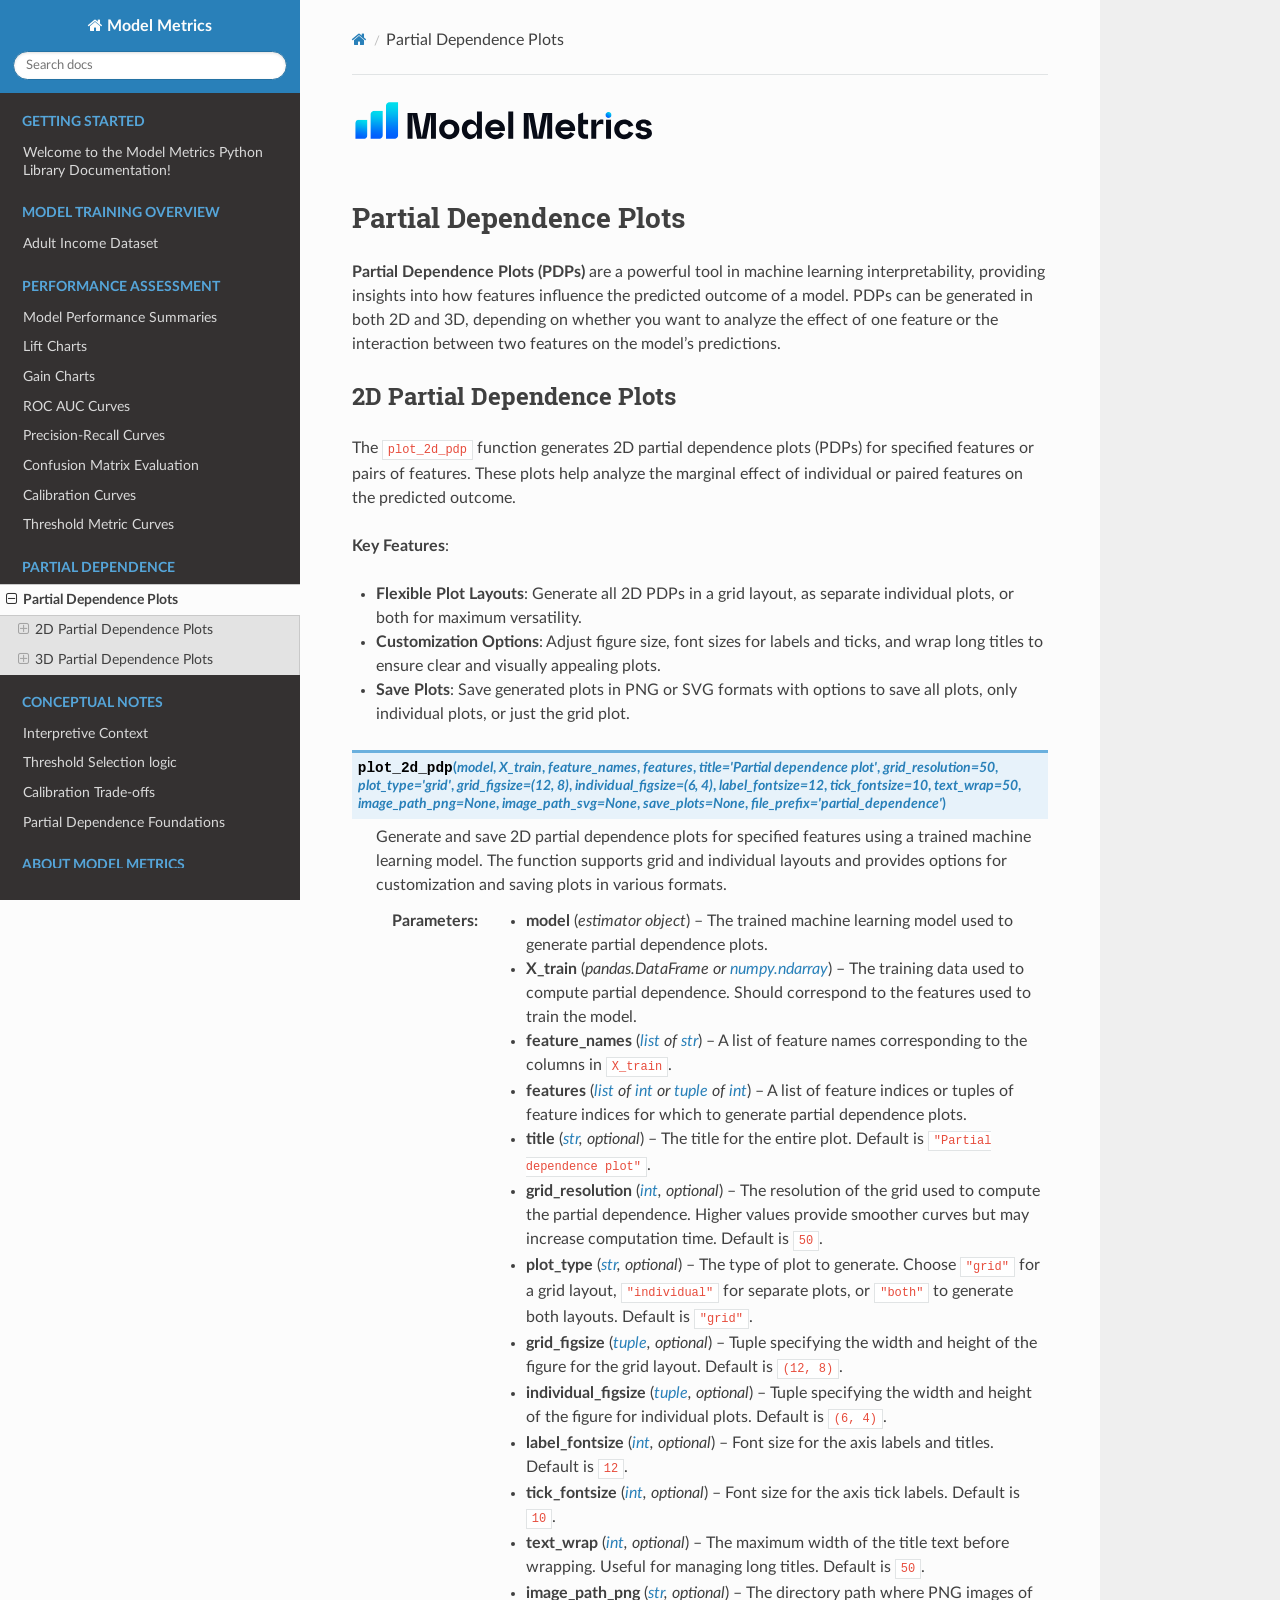
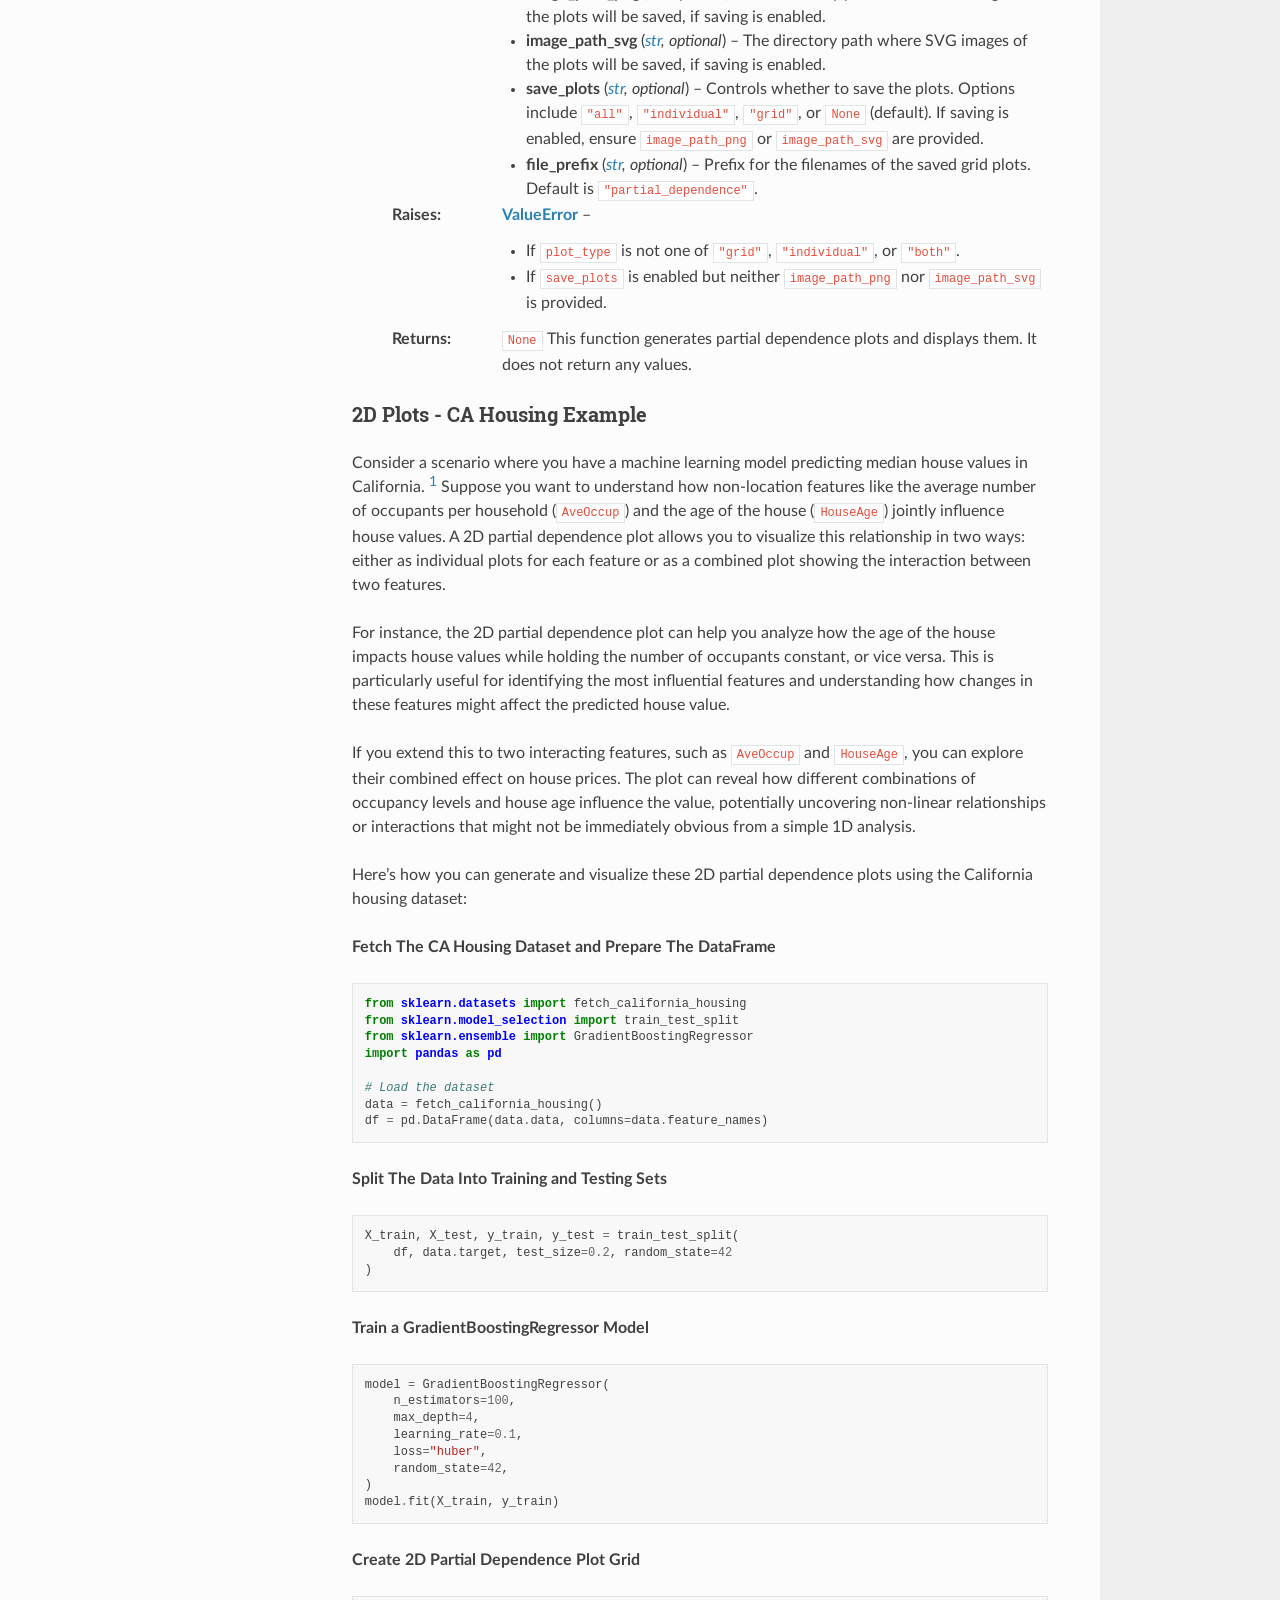
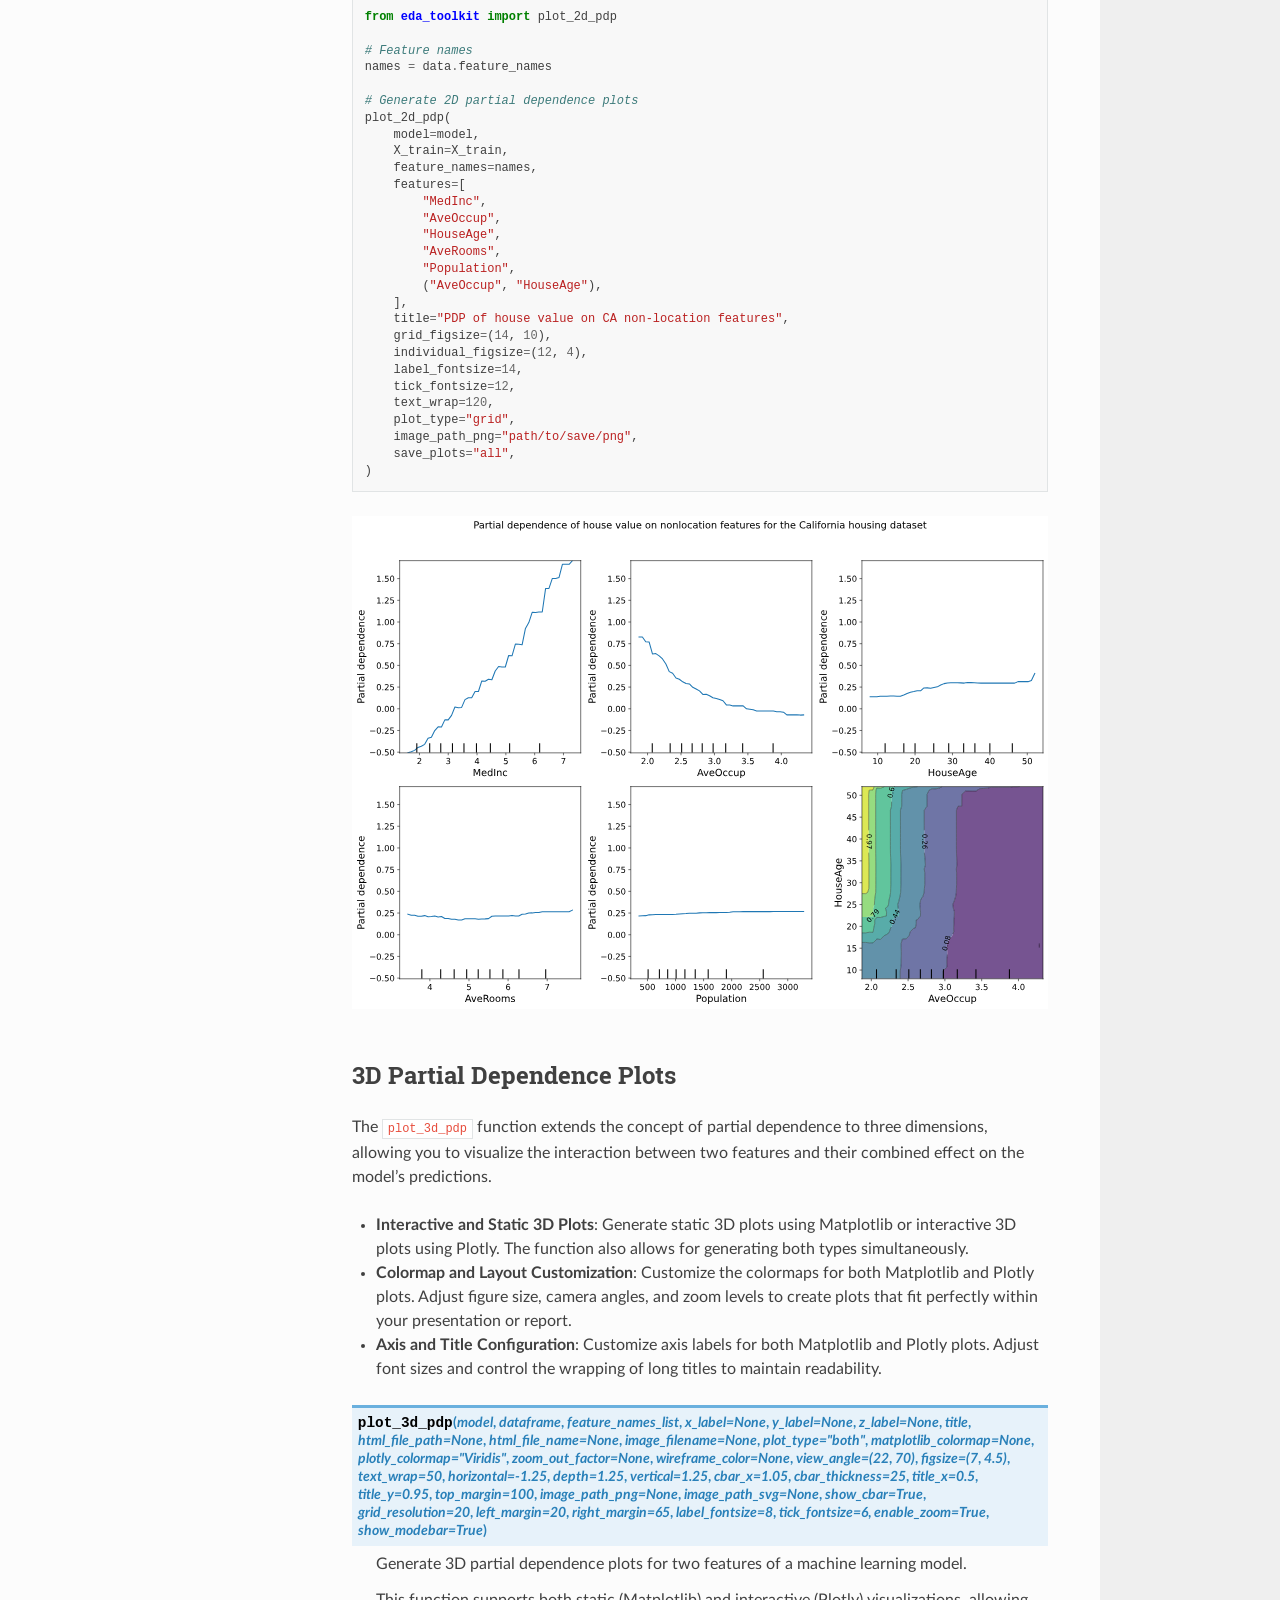
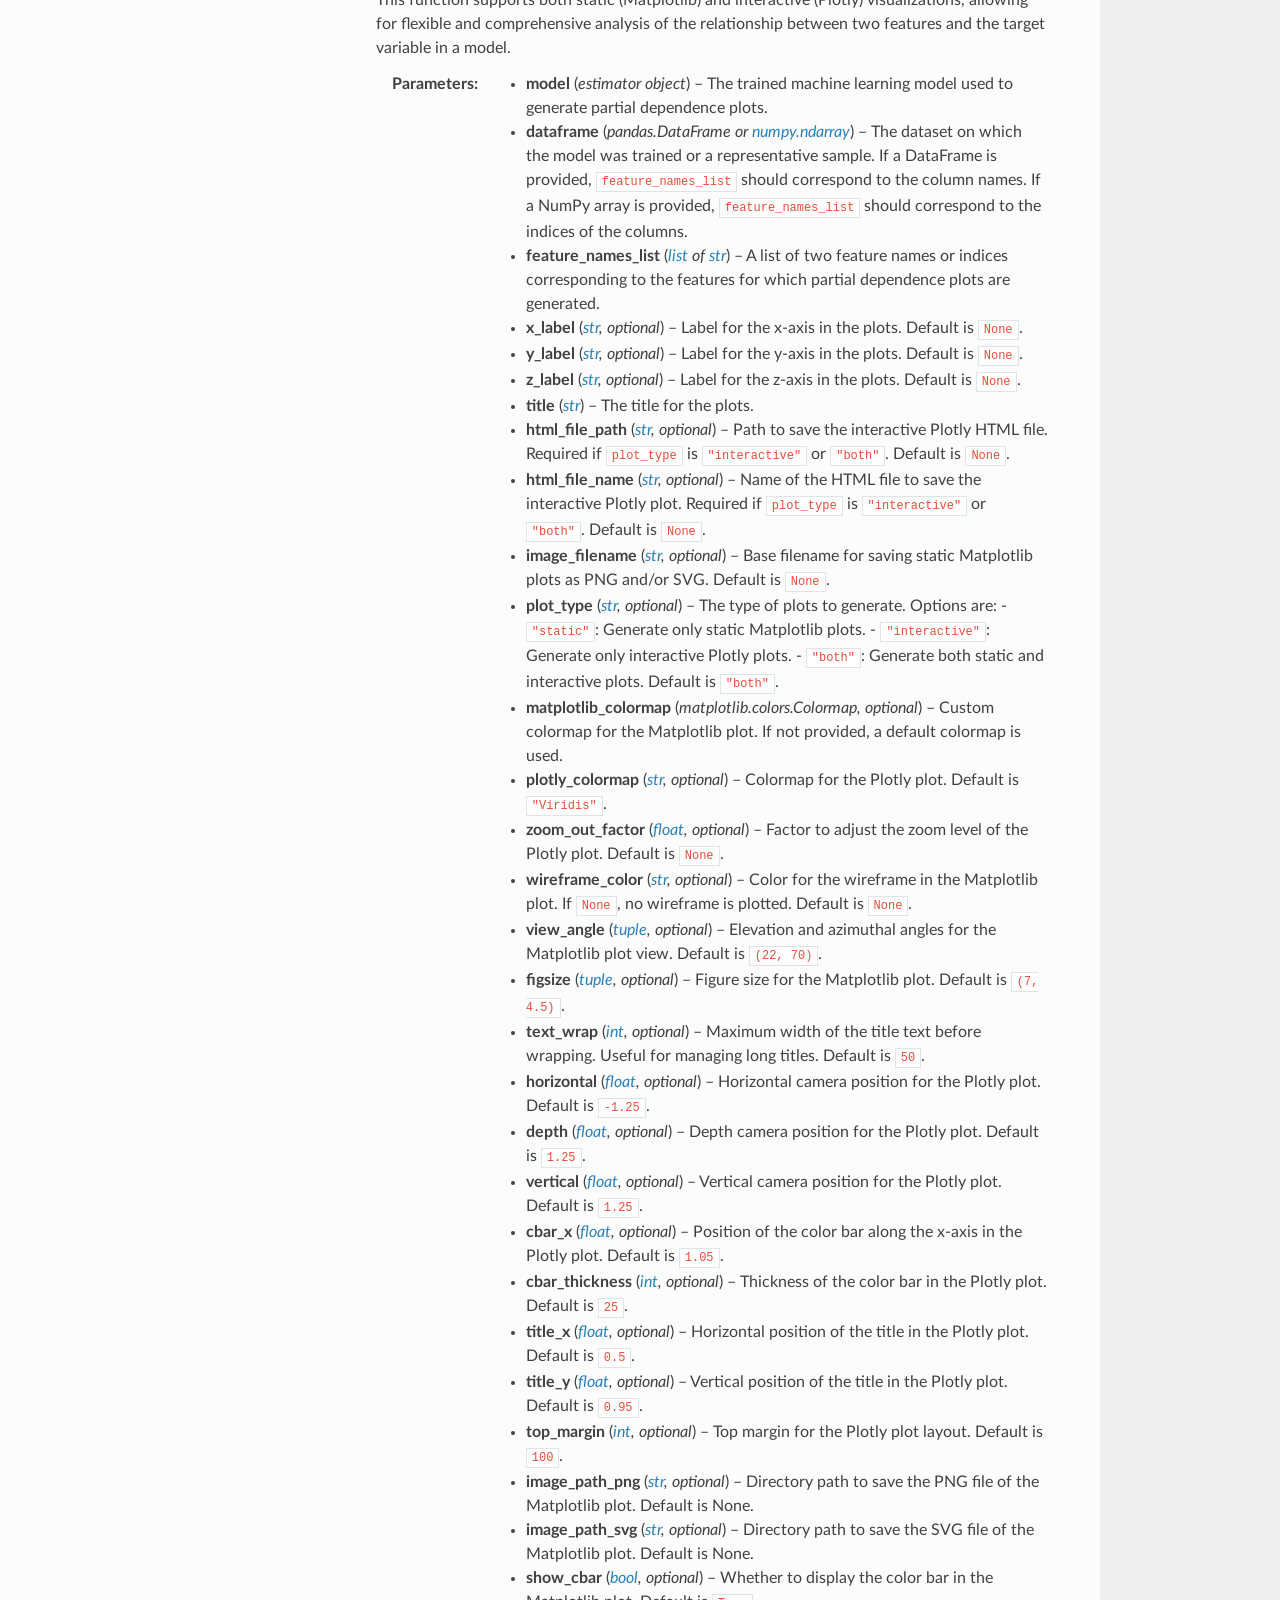
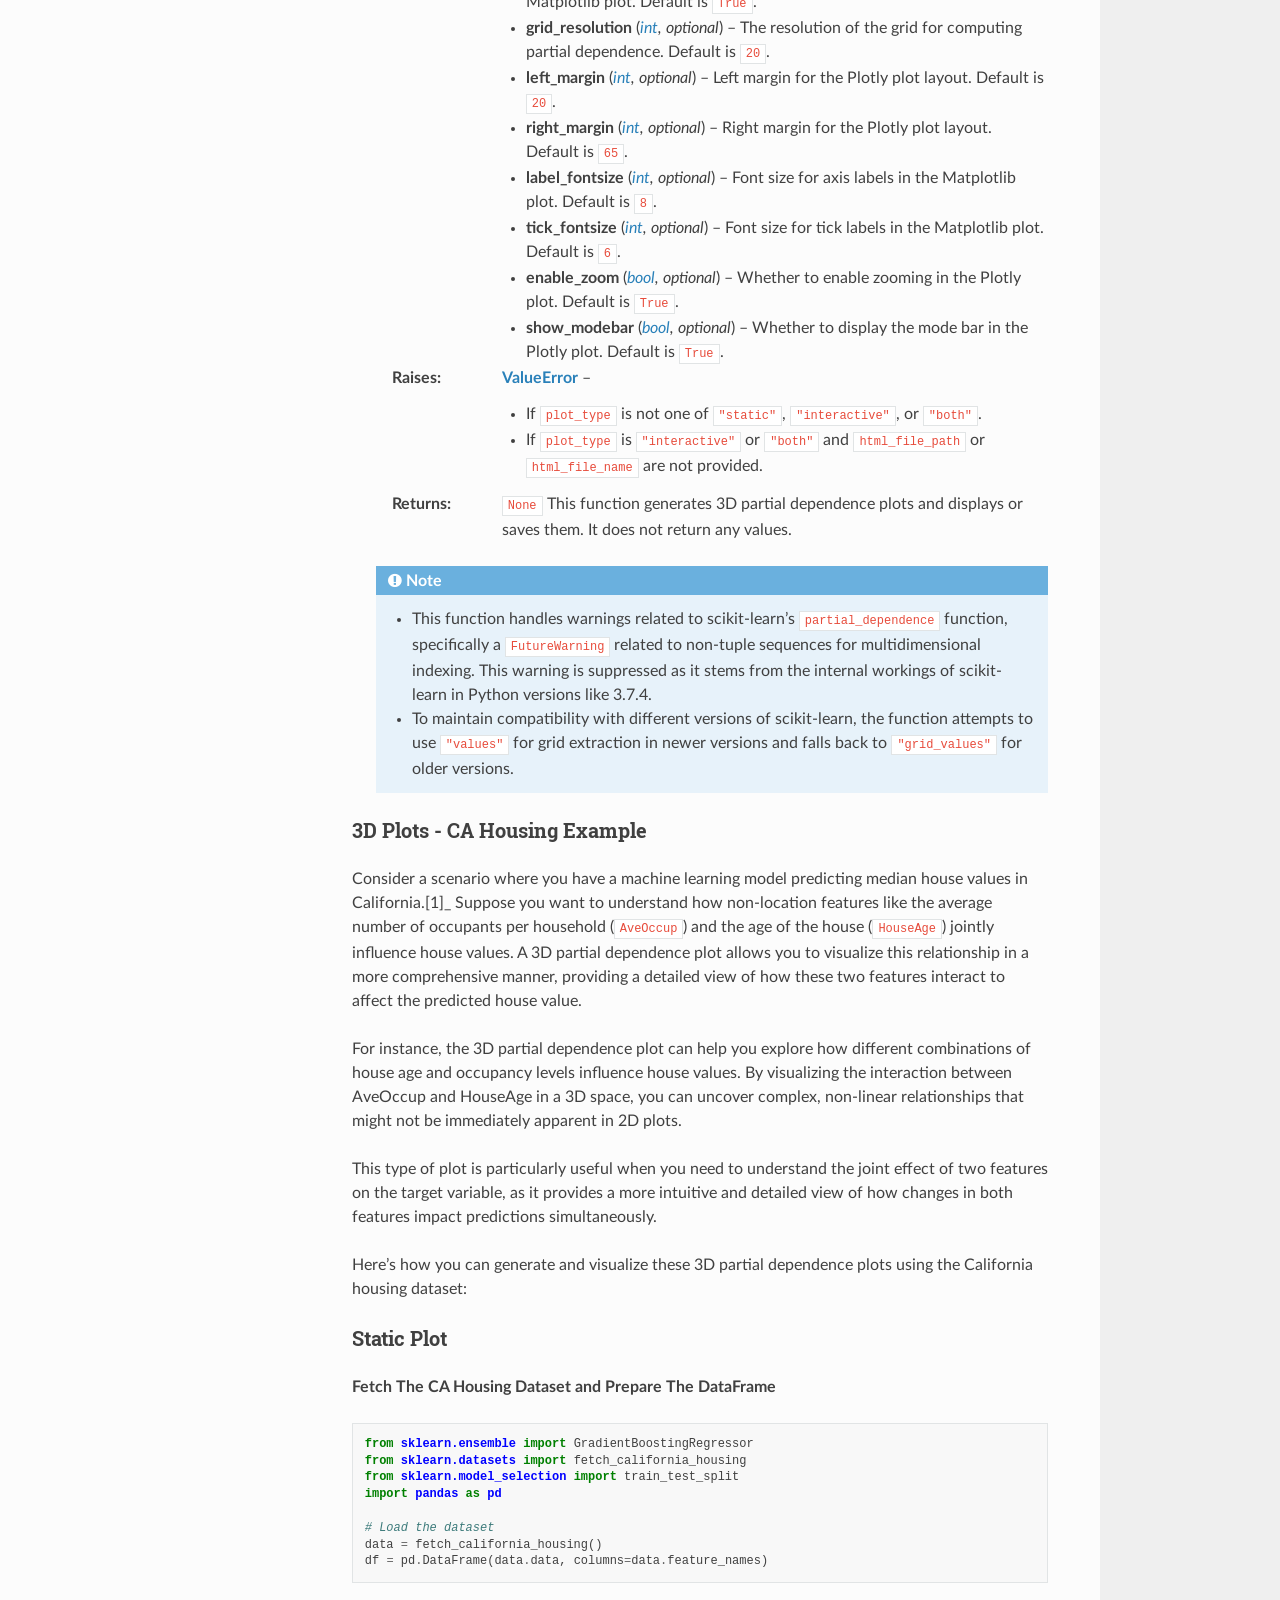
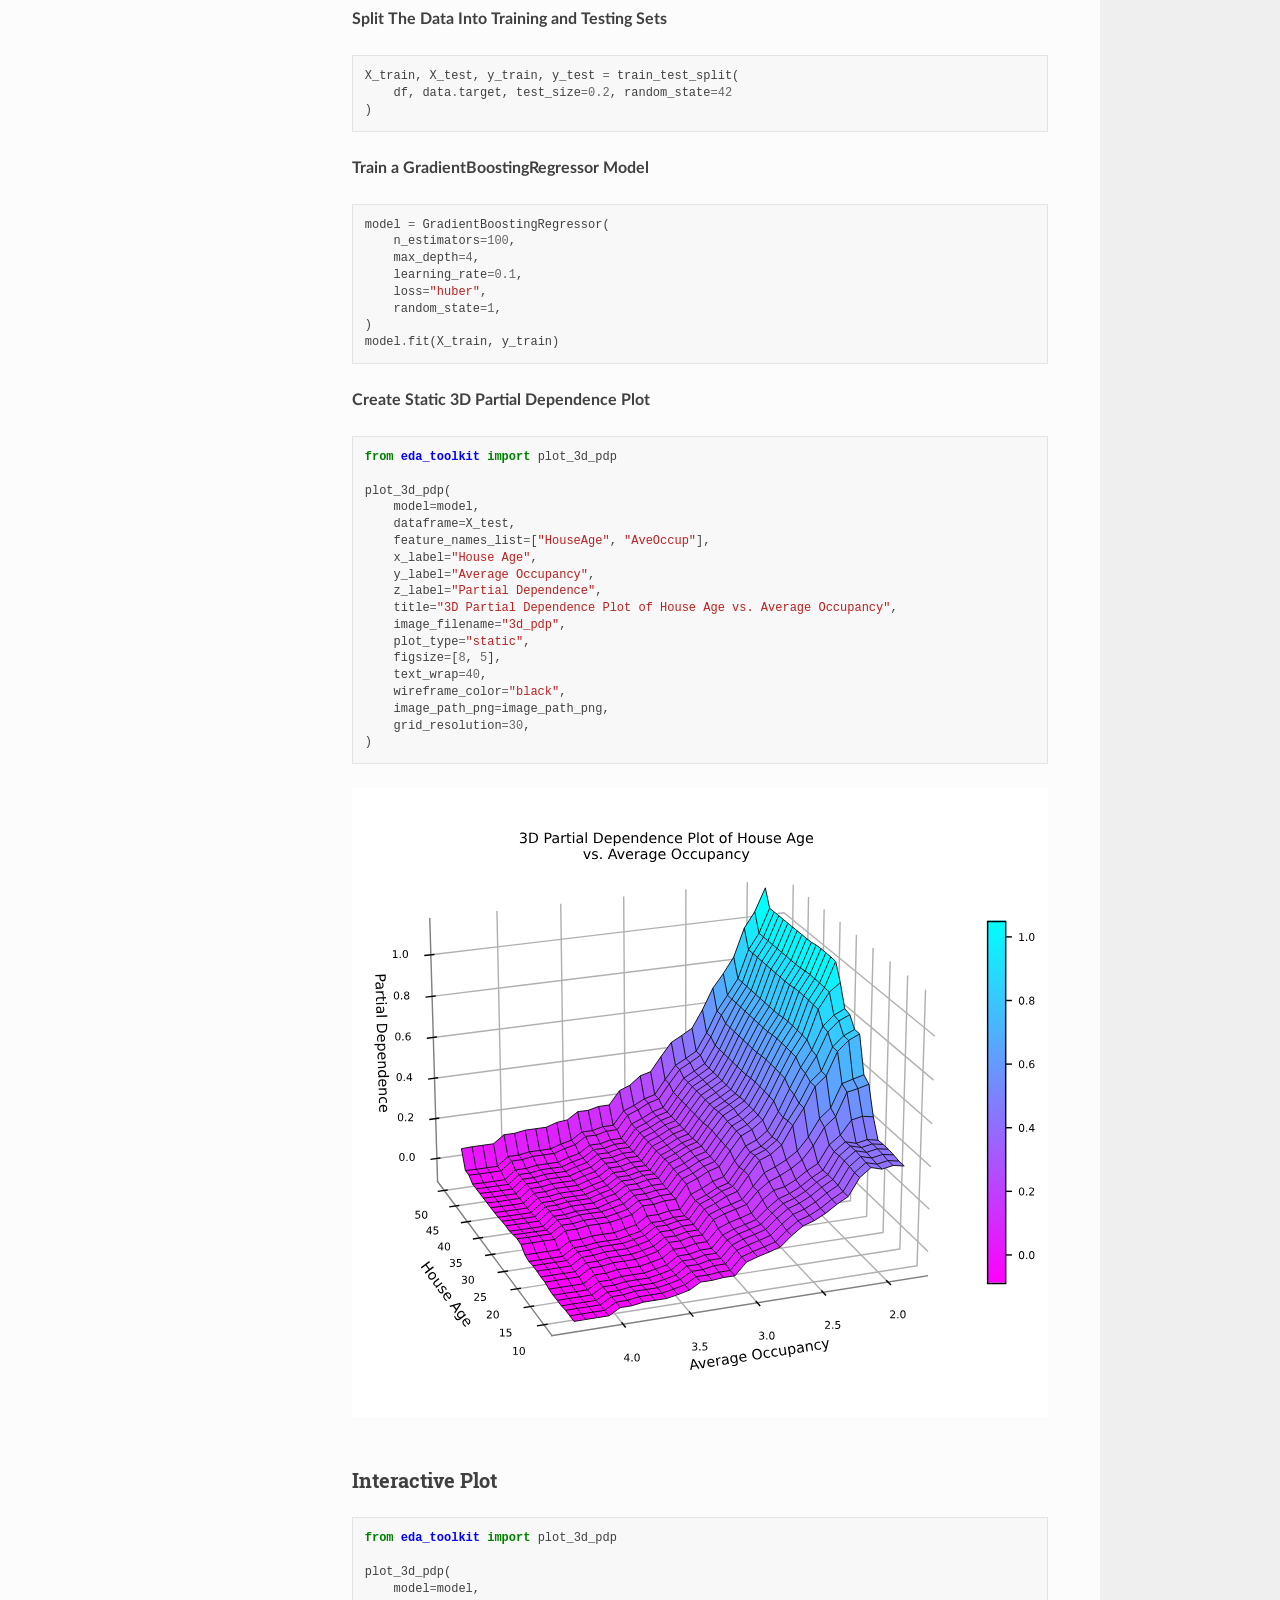
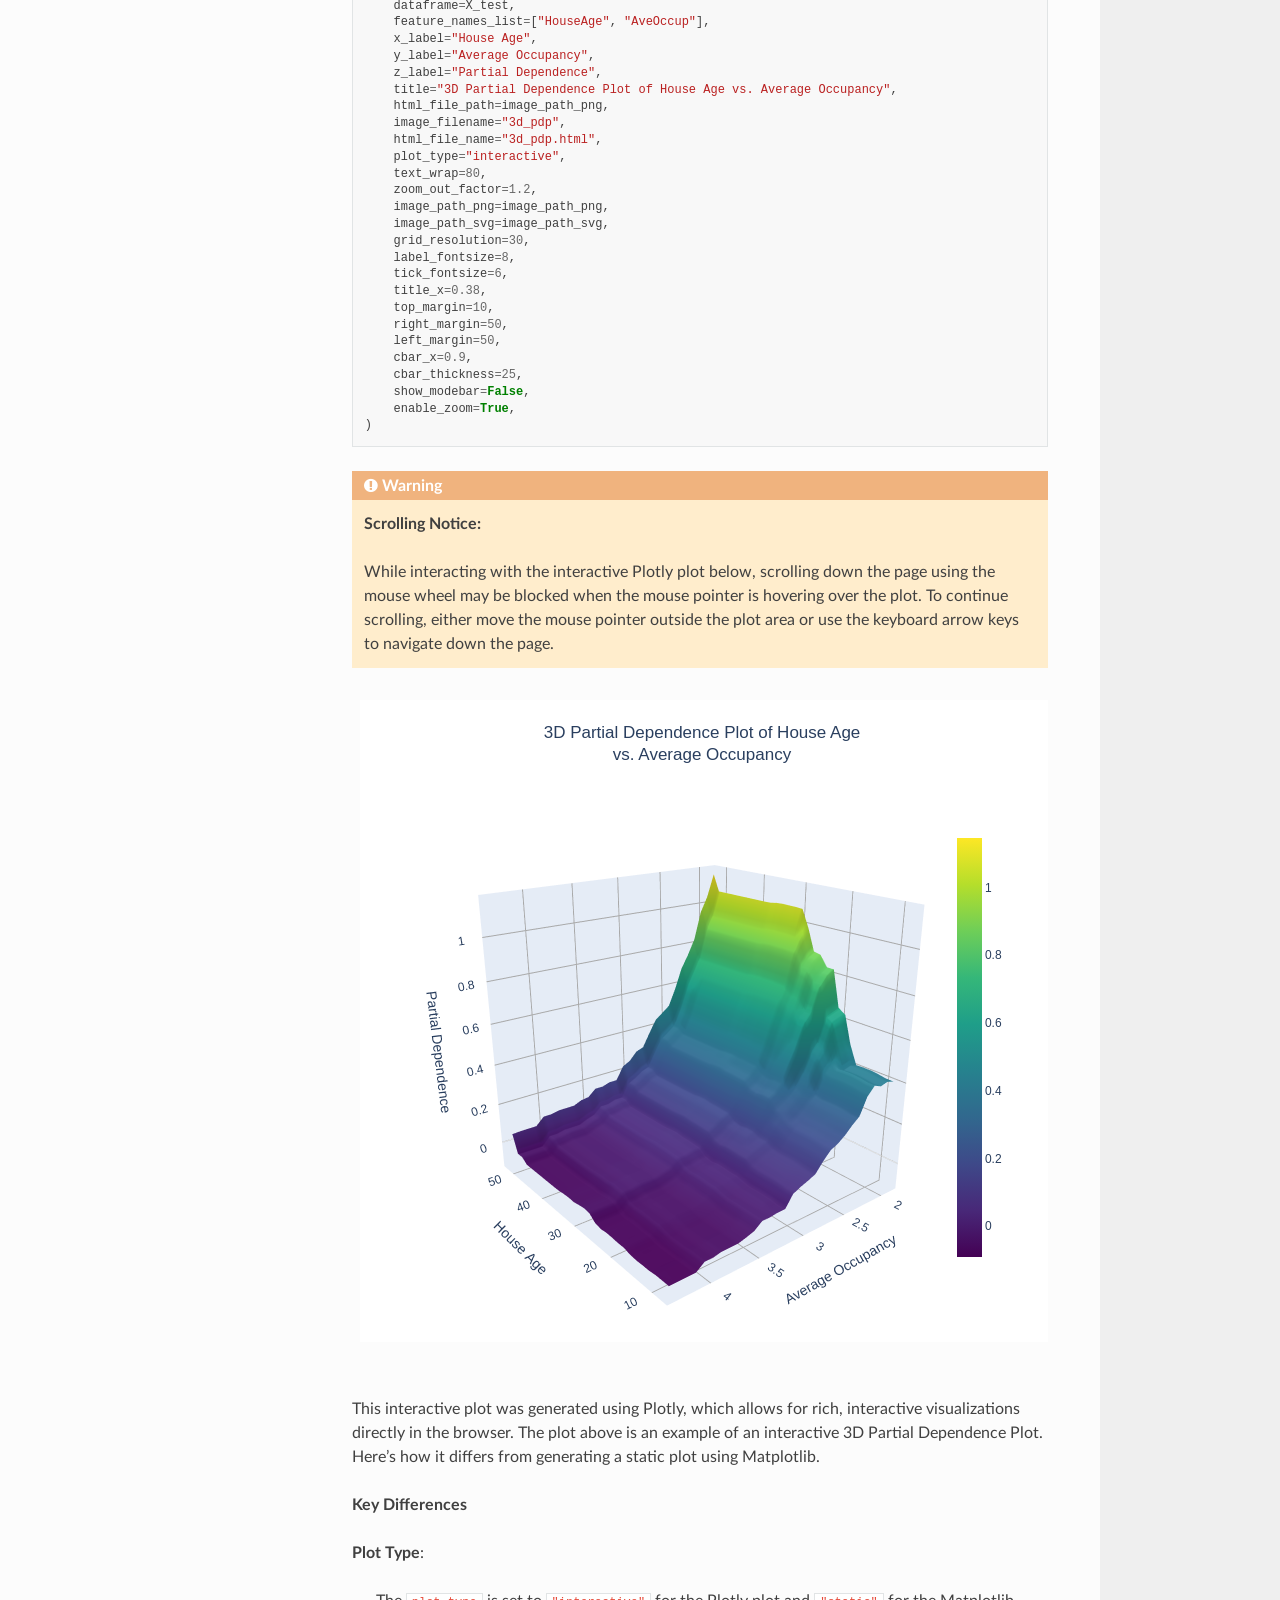
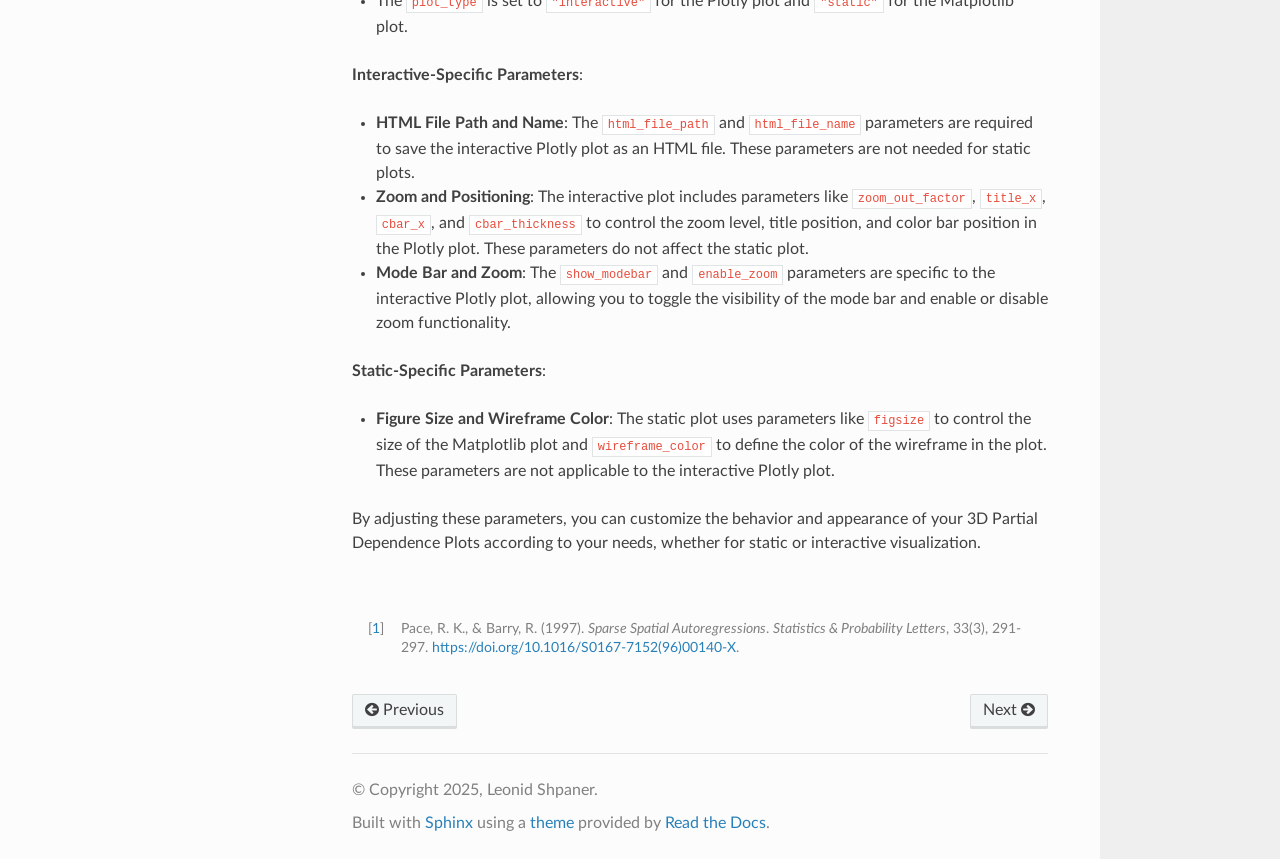
<file: docs/partial_dependence.html>
<!DOCTYPE html>
<html class="writer-html5" lang="en" >
<head>
  <meta charset="utf-8" /><meta name="generator" content="Docutils 0.18.1: http://docutils.sourceforge.net/" />

  <meta name="viewport" content="width=device-width, initial-scale=1.0" />
  <title>Partial Dependence Plots &mdash; Model Metrics 0.0.3a documentation</title>
      <link rel="stylesheet" href="_static/pygments.css" type="text/css" />
      <link rel="stylesheet" href="_static/css/theme.css" type="text/css" />
      <link rel="stylesheet" href="_static/copybutton.css" type="text/css" />
      <link rel="stylesheet" href="_static/custom.css" type="text/css" />
      <link rel="stylesheet" href="_static/custom.css" type="text/css" />
      <link rel="stylesheet" href="_static/custom.js" type="text/css" />
  <!--[if lt IE 9]>
    <script src="_static/js/html5shiv.min.js"></script>
  <![endif]-->
  
        <script data-url_root="./" id="documentation_options" src="_static/documentation_options.js"></script>
        <script src="_static/jquery.js"></script>
        <script src="_static/underscore.js"></script>
        <script src="_static/_sphinx_javascript_frameworks_compat.js"></script>
        <script src="_static/doctools.js"></script>
        <script src="_static/sphinx_highlight.js"></script>
        <script src="_static/clipboard.min.js"></script>
        <script src="_static/copybutton.js"></script>
        <script src="_static/custom.js"></script>
    <script src="_static/js/theme.js"></script>
    <link rel="index" title="Index" href="genindex.html" />
    <link rel="search" title="Search" href="search.html" />
    <link rel="next" title="Interpretive Context" href="conceptual_notes.html" />
    <link rel="prev" title="Model Performance Summaries" href="performance_assessment.html" /> 
</head>

<body class="wy-body-for-nav"> 
  <div class="wy-grid-for-nav">
    <nav data-toggle="wy-nav-shift" class="wy-nav-side">
      <div class="wy-side-scroll">
        <div class="wy-side-nav-search" >

          
          
          <a href="index.html" class="icon icon-home">
            Model Metrics
          </a>
<div role="search">
  <form id="rtd-search-form" class="wy-form" action="search.html" method="get">
    <input type="text" name="q" placeholder="Search docs" aria-label="Search docs" />
    <input type="hidden" name="check_keywords" value="yes" />
    <input type="hidden" name="area" value="default" />
  </form>
</div>
        </div><div class="wy-menu wy-menu-vertical" data-spy="affix" role="navigation" aria-label="Navigation menu">
              <p class="caption" role="heading"><span class="caption-text">Getting Started</span></p>
<ul>
<li class="toctree-l1"><a class="reference internal" href="getting_started.html">Welcome to the Model Metrics Python Library Documentation!</a></li>
</ul>
<p class="caption" role="heading"><span class="caption-text">Model Training Overview</span></p>
<ul>
<li class="toctree-l1"><a class="reference internal" href="model_training.html">Adult Income Dataset</a></li>
</ul>
<p class="caption" role="heading"><span class="caption-text">Performance Assessment</span></p>
<ul>
<li class="toctree-l1"><a class="reference internal" href="performance_assessment.html">Model Performance Summaries</a></li>
<li class="toctree-l1"><a class="reference internal" href="performance_assessment.html#lift-charts">Lift Charts</a></li>
<li class="toctree-l1"><a class="reference internal" href="performance_assessment.html#gain-charts">Gain Charts</a></li>
<li class="toctree-l1"><a class="reference internal" href="performance_assessment.html#roc-auc-curves">ROC AUC Curves</a></li>
<li class="toctree-l1"><a class="reference internal" href="performance_assessment.html#precision-recall-curves">Precision-Recall Curves</a></li>
<li class="toctree-l1"><a class="reference internal" href="performance_assessment.html#confusion-matrix-evaluation">Confusion Matrix Evaluation</a></li>
<li class="toctree-l1"><a class="reference internal" href="performance_assessment.html#calibration-curves">Calibration Curves</a></li>
<li class="toctree-l1"><a class="reference internal" href="performance_assessment.html#threshold-metric-curves">Threshold Metric Curves</a></li>
</ul>
<p class="caption" role="heading"><span class="caption-text">Partial Dependence</span></p>
<ul class="current">
<li class="toctree-l1 current"><a class="current reference internal" href="#">Partial Dependence Plots</a><ul>
<li class="toctree-l2"><a class="reference internal" href="#d-partial-dependence-plots">2D Partial Dependence Plots</a><ul>
<li class="toctree-l3"><a class="reference internal" href="#plot_2d_pdp"><code class="docutils literal notranslate"><span class="pre">plot_2d_pdp()</span></code></a></li>
<li class="toctree-l3"><a class="reference internal" href="#d-plots-ca-housing-example">2D Plots - CA Housing Example</a></li>
</ul>
</li>
<li class="toctree-l2"><a class="reference internal" href="#id3">3D Partial Dependence Plots</a><ul>
<li class="toctree-l3"><a class="reference internal" href="#plot_3d_pdp"><code class="docutils literal notranslate"><span class="pre">plot_3d_pdp()</span></code></a></li>
<li class="toctree-l3"><a class="reference internal" href="#id5">3D Plots - CA Housing Example</a></li>
<li class="toctree-l3"><a class="reference internal" href="#static-plot">Static Plot</a></li>
<li class="toctree-l3"><a class="reference internal" href="#interactive-plot">Interactive Plot</a></li>
</ul>
</li>
</ul>
</li>
</ul>
<p class="caption" role="heading"><span class="caption-text">Conceptual Notes</span></p>
<ul>
<li class="toctree-l1"><a class="reference internal" href="conceptual_notes.html">Interpretive Context</a></li>
<li class="toctree-l1"><a class="reference internal" href="conceptual_notes.html#threshold-selection-logic">Threshold Selection logic</a></li>
<li class="toctree-l1"><a class="reference internal" href="conceptual_notes.html#calibration-trade-offs">Calibration Trade-offs</a></li>
<li class="toctree-l1"><a class="reference internal" href="conceptual_notes.html#partial-dependence-foundations">Partial Dependence Foundations</a></li>
</ul>
<p class="caption" role="heading"><span class="caption-text">About Model Metrics</span></p>
<ul>
<li class="toctree-l1"><a class="reference internal" href="acknowledgements.html">Acknowledgements</a></li>
<li class="toctree-l1"><a class="reference internal" href="contributors.html">Contributors/Maintainers</a></li>
<li class="toctree-l1"><a class="reference internal" href="citations.html">Citing Model Metrics</a></li>
<li class="toctree-l1"><a class="reference internal" href="changelog.html">Changelog</a></li>
<li class="toctree-l1"><a class="reference internal" href="references.html">References</a></li>
</ul>

        </div>
      </div>
    </nav>

    <section data-toggle="wy-nav-shift" class="wy-nav-content-wrap"><nav class="wy-nav-top" aria-label="Mobile navigation menu" >
          <i data-toggle="wy-nav-top" class="fa fa-bars"></i>
          <a href="index.html">Model Metrics</a>
      </nav>

      <div class="wy-nav-content">
        <div class="rst-content">
          <div role="navigation" aria-label="Page navigation">
  <ul class="wy-breadcrumbs">
      <li><a href="index.html" class="icon icon-home" aria-label="Home"></a></li>
      <li class="breadcrumb-item active">Partial Dependence Plots</li>
      <li class="wy-breadcrumbs-aside">
      </li>
  </ul>
  <hr/>
</div>
          <div role="main" class="document" itemscope="itemscope" itemtype="http://schema.org/Article">
           <div itemprop="articleBody">
             
  <span class="target" id="partial-dependence"></span><div class="no-click"><a class="reference internal image-reference" href="_images/mm_logo.svg"><img alt="Model Metrics Logo" class="align-left" src="_images/mm_logo.svg" width="300px" /></a>
</div><div style="height: 100px;"></div><section id="partial-dependence-plots">
<h1>Partial Dependence Plots<a class="headerlink" href="#partial-dependence-plots" title="Permalink to this heading"></a></h1>
<p><strong>Partial Dependence Plots (PDPs)</strong> are a powerful tool in machine learning
interpretability, providing insights into how features influence the predicted
outcome of a model. PDPs can be generated in both 2D and 3D, depending on
whether you want to analyze the effect of one feature or the interaction between
two features on the model’s predictions.</p>
<section id="d-partial-dependence-plots">
<span id="id1"></span><h2>2D Partial Dependence Plots<a class="headerlink" href="#d-partial-dependence-plots" title="Permalink to this heading"></a></h2>
<p>The <code class="docutils literal notranslate"><span class="pre">plot_2d_pdp</span></code> function generates 2D partial dependence plots (PDPs) for specified features or pairs of features. These plots help analyze the marginal effect of individual or paired features on the predicted outcome.</p>
<p><strong>Key Features</strong>:</p>
<ul class="simple">
<li><p><strong>Flexible Plot Layouts</strong>: Generate all 2D PDPs in a grid layout, as separate individual plots, or both for maximum versatility.</p></li>
<li><p><strong>Customization Options</strong>: Adjust figure size, font sizes for labels and ticks, and wrap long titles to ensure clear and visually appealing plots.</p></li>
<li><p><strong>Save Plots</strong>: Save generated plots in PNG or SVG formats with options to save all plots, only individual plots, or just the grid plot.</p></li>
</ul>
<dl class="py function">
<dt class="sig sig-object py" id="plot_2d_pdp">
<span class="sig-name descname"><span class="pre">plot_2d_pdp</span></span><span class="sig-paren">(</span><em class="sig-param"><span class="n"><span class="pre">model</span></span></em>, <em class="sig-param"><span class="n"><span class="pre">X_train</span></span></em>, <em class="sig-param"><span class="n"><span class="pre">feature_names</span></span></em>, <em class="sig-param"><span class="n"><span class="pre">features</span></span></em>, <em class="sig-param"><span class="n"><span class="pre">title</span></span><span class="o"><span class="pre">=</span></span><span class="default_value"><span class="pre">'Partial</span> <span class="pre">dependence</span> <span class="pre">plot'</span></span></em>, <em class="sig-param"><span class="n"><span class="pre">grid_resolution</span></span><span class="o"><span class="pre">=</span></span><span class="default_value"><span class="pre">50</span></span></em>, <em class="sig-param"><span class="n"><span class="pre">plot_type</span></span><span class="o"><span class="pre">=</span></span><span class="default_value"><span class="pre">'grid'</span></span></em>, <em class="sig-param"><span class="n"><span class="pre">grid_figsize</span></span><span class="o"><span class="pre">=</span></span><span class="default_value"><span class="pre">(12,</span> <span class="pre">8)</span></span></em>, <em class="sig-param"><span class="n"><span class="pre">individual_figsize</span></span><span class="o"><span class="pre">=</span></span><span class="default_value"><span class="pre">(6,</span> <span class="pre">4)</span></span></em>, <em class="sig-param"><span class="n"><span class="pre">label_fontsize</span></span><span class="o"><span class="pre">=</span></span><span class="default_value"><span class="pre">12</span></span></em>, <em class="sig-param"><span class="n"><span class="pre">tick_fontsize</span></span><span class="o"><span class="pre">=</span></span><span class="default_value"><span class="pre">10</span></span></em>, <em class="sig-param"><span class="n"><span class="pre">text_wrap</span></span><span class="o"><span class="pre">=</span></span><span class="default_value"><span class="pre">50</span></span></em>, <em class="sig-param"><span class="n"><span class="pre">image_path_png</span></span><span class="o"><span class="pre">=</span></span><span class="default_value"><span class="pre">None</span></span></em>, <em class="sig-param"><span class="n"><span class="pre">image_path_svg</span></span><span class="o"><span class="pre">=</span></span><span class="default_value"><span class="pre">None</span></span></em>, <em class="sig-param"><span class="n"><span class="pre">save_plots</span></span><span class="o"><span class="pre">=</span></span><span class="default_value"><span class="pre">None</span></span></em>, <em class="sig-param"><span class="n"><span class="pre">file_prefix</span></span><span class="o"><span class="pre">=</span></span><span class="default_value"><span class="pre">'partial_dependence'</span></span></em><span class="sig-paren">)</span><a class="headerlink" href="#plot_2d_pdp" title="Permalink to this definition"></a></dt>
<dd><p>Generate and save 2D partial dependence plots for specified features using a trained machine learning model. The function supports grid and individual layouts and provides options for customization and saving plots in various formats.</p>
<dl class="field-list simple">
<dt class="field-odd">Parameters<span class="colon">:</span></dt>
<dd class="field-odd"><ul class="simple">
<li><p><strong>model</strong> (<em>estimator object</em>) – The trained machine learning model used to generate partial dependence plots.</p></li>
<li><p><strong>X_train</strong> (<em>pandas.DataFrame</em><em> or </em><a class="reference external" href="https://numpy.org/doc/stable/reference/generated/numpy.ndarray.html#numpy.ndarray" title="(in NumPy v2.2)"><em>numpy.ndarray</em></a>) – The training data used to compute partial dependence. Should correspond to the features used to train the model.</p></li>
<li><p><strong>feature_names</strong> (<a class="reference external" href="https://docs.python.org/3/library/stdtypes.html#list" title="(in Python v3.13)"><em>list</em></a><em> of </em><a class="reference external" href="https://docs.python.org/3/library/stdtypes.html#str" title="(in Python v3.13)"><em>str</em></a>) – A list of feature names corresponding to the columns in <code class="docutils literal notranslate"><span class="pre">X_train</span></code>.</p></li>
<li><p><strong>features</strong> (<a class="reference external" href="https://docs.python.org/3/library/stdtypes.html#list" title="(in Python v3.13)"><em>list</em></a><em> of </em><a class="reference external" href="https://docs.python.org/3/library/functions.html#int" title="(in Python v3.13)"><em>int</em></a><em> or </em><a class="reference external" href="https://docs.python.org/3/library/stdtypes.html#tuple" title="(in Python v3.13)"><em>tuple</em></a><em> of </em><a class="reference external" href="https://docs.python.org/3/library/functions.html#int" title="(in Python v3.13)"><em>int</em></a>) – A list of feature indices or tuples of feature indices for which to generate partial dependence plots.</p></li>
<li><p><strong>title</strong> (<a class="reference external" href="https://docs.python.org/3/library/stdtypes.html#str" title="(in Python v3.13)"><em>str</em></a><em>, </em><em>optional</em>) – The title for the entire plot. Default is <code class="docutils literal notranslate"><span class="pre">&quot;Partial</span> <span class="pre">dependence</span> <span class="pre">plot&quot;</span></code>.</p></li>
<li><p><strong>grid_resolution</strong> (<a class="reference external" href="https://docs.python.org/3/library/functions.html#int" title="(in Python v3.13)"><em>int</em></a><em>, </em><em>optional</em>) – The resolution of the grid used to compute the partial dependence. Higher values provide smoother curves but may increase computation time. Default is <code class="docutils literal notranslate"><span class="pre">50</span></code>.</p></li>
<li><p><strong>plot_type</strong> (<a class="reference external" href="https://docs.python.org/3/library/stdtypes.html#str" title="(in Python v3.13)"><em>str</em></a><em>, </em><em>optional</em>) – The type of plot to generate. Choose <code class="docutils literal notranslate"><span class="pre">&quot;grid&quot;</span></code> for a grid layout, <code class="docutils literal notranslate"><span class="pre">&quot;individual&quot;</span></code> for separate plots, or <code class="docutils literal notranslate"><span class="pre">&quot;both&quot;</span></code> to generate both layouts. Default is <code class="docutils literal notranslate"><span class="pre">&quot;grid&quot;</span></code>.</p></li>
<li><p><strong>grid_figsize</strong> (<a class="reference external" href="https://docs.python.org/3/library/stdtypes.html#tuple" title="(in Python v3.13)"><em>tuple</em></a><em>, </em><em>optional</em>) – Tuple specifying the width and height of the figure for the grid layout. Default is <code class="docutils literal notranslate"><span class="pre">(12,</span> <span class="pre">8)</span></code>.</p></li>
<li><p><strong>individual_figsize</strong> (<a class="reference external" href="https://docs.python.org/3/library/stdtypes.html#tuple" title="(in Python v3.13)"><em>tuple</em></a><em>, </em><em>optional</em>) – Tuple specifying the width and height of the figure for individual plots. Default is <code class="docutils literal notranslate"><span class="pre">(6,</span> <span class="pre">4)</span></code>.</p></li>
<li><p><strong>label_fontsize</strong> (<a class="reference external" href="https://docs.python.org/3/library/functions.html#int" title="(in Python v3.13)"><em>int</em></a><em>, </em><em>optional</em>) – Font size for the axis labels and titles. Default is <code class="docutils literal notranslate"><span class="pre">12</span></code>.</p></li>
<li><p><strong>tick_fontsize</strong> (<a class="reference external" href="https://docs.python.org/3/library/functions.html#int" title="(in Python v3.13)"><em>int</em></a><em>, </em><em>optional</em>) – Font size for the axis tick labels. Default is <code class="docutils literal notranslate"><span class="pre">10</span></code>.</p></li>
<li><p><strong>text_wrap</strong> (<a class="reference external" href="https://docs.python.org/3/library/functions.html#int" title="(in Python v3.13)"><em>int</em></a><em>, </em><em>optional</em>) – The maximum width of the title text before wrapping. Useful for managing long titles. Default is <code class="docutils literal notranslate"><span class="pre">50</span></code>.</p></li>
<li><p><strong>image_path_png</strong> (<a class="reference external" href="https://docs.python.org/3/library/stdtypes.html#str" title="(in Python v3.13)"><em>str</em></a><em>, </em><em>optional</em>) – The directory path where PNG images of the plots will be saved, if saving is enabled.</p></li>
<li><p><strong>image_path_svg</strong> (<a class="reference external" href="https://docs.python.org/3/library/stdtypes.html#str" title="(in Python v3.13)"><em>str</em></a><em>, </em><em>optional</em>) – The directory path where SVG images of the plots will be saved, if saving is enabled.</p></li>
<li><p><strong>save_plots</strong> (<a class="reference external" href="https://docs.python.org/3/library/stdtypes.html#str" title="(in Python v3.13)"><em>str</em></a><em>, </em><em>optional</em>) – Controls whether to save the plots. Options include <code class="docutils literal notranslate"><span class="pre">&quot;all&quot;</span></code>, <code class="docutils literal notranslate"><span class="pre">&quot;individual&quot;</span></code>, <code class="docutils literal notranslate"><span class="pre">&quot;grid&quot;</span></code>, or <code class="docutils literal notranslate"><span class="pre">None</span></code> (default). If saving is enabled, ensure <code class="docutils literal notranslate"><span class="pre">image_path_png</span></code> or <code class="docutils literal notranslate"><span class="pre">image_path_svg</span></code> are provided.</p></li>
<li><p><strong>file_prefix</strong> (<a class="reference external" href="https://docs.python.org/3/library/stdtypes.html#str" title="(in Python v3.13)"><em>str</em></a><em>, </em><em>optional</em>) – Prefix for the filenames of the saved grid plots. Default is <code class="docutils literal notranslate"><span class="pre">&quot;partial_dependence&quot;</span></code>.</p></li>
</ul>
</dd>
<dt class="field-even">Raises<span class="colon">:</span></dt>
<dd class="field-even"><p><a class="reference external" href="https://docs.python.org/3/library/exceptions.html#ValueError" title="(in Python v3.13)"><strong>ValueError</strong></a> – <ul class="simple">
<li><p>If <code class="docutils literal notranslate"><span class="pre">plot_type</span></code> is not one of <code class="docutils literal notranslate"><span class="pre">&quot;grid&quot;</span></code>, <code class="docutils literal notranslate"><span class="pre">&quot;individual&quot;</span></code>, or <code class="docutils literal notranslate"><span class="pre">&quot;both&quot;</span></code>.</p></li>
<li><p>If <code class="docutils literal notranslate"><span class="pre">save_plots</span></code> is enabled but neither <code class="docutils literal notranslate"><span class="pre">image_path_png</span></code> nor <code class="docutils literal notranslate"><span class="pre">image_path_svg</span></code> is provided.</p></li>
</ul>
</p>
</dd>
<dt class="field-odd">Returns<span class="colon">:</span></dt>
<dd class="field-odd"><p><code class="docutils literal notranslate"><span class="pre">None</span></code>
This function generates partial dependence plots and displays them. It does not return any values.</p>
</dd>
</dl>
</dd></dl>

<section id="d-plots-ca-housing-example">
<h3>2D Plots - CA Housing Example<a class="headerlink" href="#d-plots-ca-housing-example" title="Permalink to this heading"></a></h3>
<p>Consider a scenario where you have a machine learning model predicting median
house values in California. <a class="footnote-reference brackets" href="#id6" id="id2" role="doc-noteref"><span class="fn-bracket">[</span>1<span class="fn-bracket">]</span></a> Suppose you want to understand how non-location
features like the average number of occupants per household (<code class="docutils literal notranslate"><span class="pre">AveOccup</span></code>) and the
age of the house (<code class="docutils literal notranslate"><span class="pre">HouseAge</span></code>) jointly influence house values. A 2D partial
dependence plot allows you to visualize this relationship in two ways: either as
individual plots for each feature or as a combined plot showing the interaction
between two features.</p>
<p>For instance, the 2D partial dependence plot can help you analyze how the age of
the house impacts house values while holding the number of occupants constant, or
vice versa. This is particularly useful for identifying the most influential
features and understanding how changes in these features might affect the
predicted house value.</p>
<p>If you extend this to two interacting features, such as <code class="docutils literal notranslate"><span class="pre">AveOccup</span></code> and <code class="docutils literal notranslate"><span class="pre">HouseAge</span></code>,
you can explore their combined effect on house prices. The plot can reveal how
different combinations of occupancy levels and house age influence the value,
potentially uncovering non-linear relationships or interactions that might not be
immediately obvious from a simple 1D analysis.</p>
<p>Here’s how you can generate and visualize these 2D partial dependence plots using
the California housing dataset:</p>
<p><strong>Fetch The CA Housing Dataset and Prepare The DataFrame</strong></p>
<div class="highlight-python notranslate"><div class="highlight"><pre><span></span><span class="kn">from</span><span class="w"> </span><span class="nn">sklearn.datasets</span><span class="w"> </span><span class="kn">import</span> <span class="n">fetch_california_housing</span>
<span class="kn">from</span><span class="w"> </span><span class="nn">sklearn.model_selection</span><span class="w"> </span><span class="kn">import</span> <span class="n">train_test_split</span>
<span class="kn">from</span><span class="w"> </span><span class="nn">sklearn.ensemble</span><span class="w"> </span><span class="kn">import</span> <span class="n">GradientBoostingRegressor</span>
<span class="kn">import</span><span class="w"> </span><span class="nn">pandas</span><span class="w"> </span><span class="k">as</span><span class="w"> </span><span class="nn">pd</span>

<span class="c1"># Load the dataset</span>
<span class="n">data</span> <span class="o">=</span> <span class="n">fetch_california_housing</span><span class="p">()</span>
<span class="n">df</span> <span class="o">=</span> <span class="n">pd</span><span class="o">.</span><span class="n">DataFrame</span><span class="p">(</span><span class="n">data</span><span class="o">.</span><span class="n">data</span><span class="p">,</span> <span class="n">columns</span><span class="o">=</span><span class="n">data</span><span class="o">.</span><span class="n">feature_names</span><span class="p">)</span>
</pre></div>
</div>
<p><strong>Split The Data Into Training and Testing Sets</strong></p>
<div class="highlight-python notranslate"><div class="highlight"><pre><span></span><span class="n">X_train</span><span class="p">,</span> <span class="n">X_test</span><span class="p">,</span> <span class="n">y_train</span><span class="p">,</span> <span class="n">y_test</span> <span class="o">=</span> <span class="n">train_test_split</span><span class="p">(</span>
    <span class="n">df</span><span class="p">,</span> <span class="n">data</span><span class="o">.</span><span class="n">target</span><span class="p">,</span> <span class="n">test_size</span><span class="o">=</span><span class="mf">0.2</span><span class="p">,</span> <span class="n">random_state</span><span class="o">=</span><span class="mi">42</span>
<span class="p">)</span>
</pre></div>
</div>
<p><strong>Train a GradientBoostingRegressor Model</strong></p>
<div class="highlight-python notranslate"><div class="highlight"><pre><span></span><span class="n">model</span> <span class="o">=</span> <span class="n">GradientBoostingRegressor</span><span class="p">(</span>
    <span class="n">n_estimators</span><span class="o">=</span><span class="mi">100</span><span class="p">,</span>
    <span class="n">max_depth</span><span class="o">=</span><span class="mi">4</span><span class="p">,</span>
    <span class="n">learning_rate</span><span class="o">=</span><span class="mf">0.1</span><span class="p">,</span>
    <span class="n">loss</span><span class="o">=</span><span class="s2">&quot;huber&quot;</span><span class="p">,</span>
    <span class="n">random_state</span><span class="o">=</span><span class="mi">42</span><span class="p">,</span>
<span class="p">)</span>
<span class="n">model</span><span class="o">.</span><span class="n">fit</span><span class="p">(</span><span class="n">X_train</span><span class="p">,</span> <span class="n">y_train</span><span class="p">)</span>
</pre></div>
</div>
<p><strong>Create 2D Partial Dependence Plot Grid</strong></p>
<div class="highlight-python notranslate"><div class="highlight"><pre><span></span><span class="kn">from</span><span class="w"> </span><span class="nn">eda_toolkit</span><span class="w"> </span><span class="kn">import</span> <span class="n">plot_2d_pdp</span>

<span class="c1"># Feature names</span>
<span class="n">names</span> <span class="o">=</span> <span class="n">data</span><span class="o">.</span><span class="n">feature_names</span>

<span class="c1"># Generate 2D partial dependence plots</span>
<span class="n">plot_2d_pdp</span><span class="p">(</span>
    <span class="n">model</span><span class="o">=</span><span class="n">model</span><span class="p">,</span>
    <span class="n">X_train</span><span class="o">=</span><span class="n">X_train</span><span class="p">,</span>
    <span class="n">feature_names</span><span class="o">=</span><span class="n">names</span><span class="p">,</span>
    <span class="n">features</span><span class="o">=</span><span class="p">[</span>
        <span class="s2">&quot;MedInc&quot;</span><span class="p">,</span>
        <span class="s2">&quot;AveOccup&quot;</span><span class="p">,</span>
        <span class="s2">&quot;HouseAge&quot;</span><span class="p">,</span>
        <span class="s2">&quot;AveRooms&quot;</span><span class="p">,</span>
        <span class="s2">&quot;Population&quot;</span><span class="p">,</span>
        <span class="p">(</span><span class="s2">&quot;AveOccup&quot;</span><span class="p">,</span> <span class="s2">&quot;HouseAge&quot;</span><span class="p">),</span>
    <span class="p">],</span>
    <span class="n">title</span><span class="o">=</span><span class="s2">&quot;PDP of house value on CA non-location features&quot;</span><span class="p">,</span>
    <span class="n">grid_figsize</span><span class="o">=</span><span class="p">(</span><span class="mi">14</span><span class="p">,</span> <span class="mi">10</span><span class="p">),</span>
    <span class="n">individual_figsize</span><span class="o">=</span><span class="p">(</span><span class="mi">12</span><span class="p">,</span> <span class="mi">4</span><span class="p">),</span>
    <span class="n">label_fontsize</span><span class="o">=</span><span class="mi">14</span><span class="p">,</span>
    <span class="n">tick_fontsize</span><span class="o">=</span><span class="mi">12</span><span class="p">,</span>
    <span class="n">text_wrap</span><span class="o">=</span><span class="mi">120</span><span class="p">,</span>
    <span class="n">plot_type</span><span class="o">=</span><span class="s2">&quot;grid&quot;</span><span class="p">,</span>
    <span class="n">image_path_png</span><span class="o">=</span><span class="s2">&quot;path/to/save/png&quot;</span><span class="p">,</span>
    <span class="n">save_plots</span><span class="o">=</span><span class="s2">&quot;all&quot;</span><span class="p">,</span>
<span class="p">)</span>
</pre></div>
</div>
<div class="no-click"><a class="reference internal image-reference" href="_images/2d_pdp_grid.svg"><img alt="Scatter Plot Comparisons (Grouped)" class="align-center" src="_images/2d_pdp_grid.svg" width="900px" /></a>
</div><div style="height: 50px;"></div></section>
</section>
<section id="id3">
<span id="id4"></span><h2>3D Partial Dependence Plots<a class="headerlink" href="#id3" title="Permalink to this heading"></a></h2>
<p>The <code class="docutils literal notranslate"><span class="pre">plot_3d_pdp</span></code> function extends the concept of partial dependence to three dimensions, allowing you to visualize the interaction between two features and their combined effect on the model’s predictions.</p>
<ul class="simple">
<li><p><strong>Interactive and Static 3D Plots</strong>: Generate static 3D plots using Matplotlib or interactive 3D plots using Plotly. The function also allows for generating both types simultaneously.</p></li>
<li><p><strong>Colormap and Layout Customization</strong>: Customize the colormaps for both Matplotlib and Plotly plots. Adjust figure size, camera angles, and zoom levels to create plots that fit perfectly within your presentation or report.</p></li>
<li><p><strong>Axis and Title Configuration</strong>: Customize axis labels for both Matplotlib and Plotly plots. Adjust font sizes and control the wrapping of long titles to maintain readability.</p></li>
</ul>
<dl class="py function">
<dt class="sig sig-object py" id="plot_3d_pdp">
<span class="sig-name descname"><span class="pre">plot_3d_pdp</span></span><span class="sig-paren">(</span><em class="sig-param"><span class="n"><span class="pre">model</span></span></em>, <em class="sig-param"><span class="n"><span class="pre">dataframe</span></span></em>, <em class="sig-param"><span class="n"><span class="pre">feature_names_list</span></span></em>, <em class="sig-param"><span class="n"><span class="pre">x_label=None</span></span></em>, <em class="sig-param"><span class="n"><span class="pre">y_label=None</span></span></em>, <em class="sig-param"><span class="n"><span class="pre">z_label=None</span></span></em>, <em class="sig-param"><span class="n"><span class="pre">title</span></span></em>, <em class="sig-param"><span class="n"><span class="pre">html_file_path=None</span></span></em>, <em class="sig-param"><span class="n"><span class="pre">html_file_name=None</span></span></em>, <em class="sig-param"><span class="n"><span class="pre">image_filename=None</span></span></em>, <em class="sig-param"><span class="n"><span class="pre">plot_type=&quot;both&quot;</span></span></em>, <em class="sig-param"><span class="n"><span class="pre">matplotlib_colormap=None</span></span></em>, <em class="sig-param"><span class="n"><span class="pre">plotly_colormap=&quot;Viridis&quot;</span></span></em>, <em class="sig-param"><span class="n"><span class="pre">zoom_out_factor=None</span></span></em>, <em class="sig-param"><span class="n"><span class="pre">wireframe_color=None</span></span></em>, <em class="sig-param"><span class="n"><span class="pre">view_angle=(22</span></span></em>, <em class="sig-param"><span class="n"><span class="pre">70)</span></span></em>, <em class="sig-param"><span class="n"><span class="pre">figsize=(7</span></span></em>, <em class="sig-param"><span class="n"><span class="pre">4.5)</span></span></em>, <em class="sig-param"><span class="n"><span class="pre">text_wrap=50</span></span></em>, <em class="sig-param"><span class="n"><span class="pre">horizontal=-1.25</span></span></em>, <em class="sig-param"><span class="n"><span class="pre">depth=1.25</span></span></em>, <em class="sig-param"><span class="n"><span class="pre">vertical=1.25</span></span></em>, <em class="sig-param"><span class="n"><span class="pre">cbar_x=1.05</span></span></em>, <em class="sig-param"><span class="n"><span class="pre">cbar_thickness=25</span></span></em>, <em class="sig-param"><span class="n"><span class="pre">title_x=0.5</span></span></em>, <em class="sig-param"><span class="n"><span class="pre">title_y=0.95</span></span></em>, <em class="sig-param"><span class="n"><span class="pre">top_margin=100</span></span></em>, <em class="sig-param"><span class="n"><span class="pre">image_path_png=None</span></span></em>, <em class="sig-param"><span class="n"><span class="pre">image_path_svg=None</span></span></em>, <em class="sig-param"><span class="n"><span class="pre">show_cbar=True</span></span></em>, <em class="sig-param"><span class="n"><span class="pre">grid_resolution=20</span></span></em>, <em class="sig-param"><span class="n"><span class="pre">left_margin=20</span></span></em>, <em class="sig-param"><span class="n"><span class="pre">right_margin=65</span></span></em>, <em class="sig-param"><span class="n"><span class="pre">label_fontsize=8</span></span></em>, <em class="sig-param"><span class="n"><span class="pre">tick_fontsize=6</span></span></em>, <em class="sig-param"><span class="n"><span class="pre">enable_zoom=True</span></span></em>, <em class="sig-param"><span class="n"><span class="pre">show_modebar=True</span></span></em><span class="sig-paren">)</span><a class="headerlink" href="#plot_3d_pdp" title="Permalink to this definition"></a></dt>
<dd><p>Generate 3D partial dependence plots for two features of a machine learning model.</p>
<p>This function supports both static (Matplotlib) and interactive (Plotly) visualizations, allowing for flexible and comprehensive analysis of the relationship between two features and the target variable in a model.</p>
<dl class="field-list simple">
<dt class="field-odd">Parameters<span class="colon">:</span></dt>
<dd class="field-odd"><ul class="simple">
<li><p><strong>model</strong> (<em>estimator object</em>) – The trained machine learning model used to generate partial dependence plots.</p></li>
<li><p><strong>dataframe</strong> (<em>pandas.DataFrame</em><em> or </em><a class="reference external" href="https://numpy.org/doc/stable/reference/generated/numpy.ndarray.html#numpy.ndarray" title="(in NumPy v2.2)"><em>numpy.ndarray</em></a>) – The dataset on which the model was trained or a representative sample. If a DataFrame is provided, <code class="docutils literal notranslate"><span class="pre">feature_names_list</span></code> should correspond to the column names. If a NumPy array is provided, <code class="docutils literal notranslate"><span class="pre">feature_names_list</span></code> should correspond to the indices of the columns.</p></li>
<li><p><strong>feature_names_list</strong> (<a class="reference external" href="https://docs.python.org/3/library/stdtypes.html#list" title="(in Python v3.13)"><em>list</em></a><em> of </em><a class="reference external" href="https://docs.python.org/3/library/stdtypes.html#str" title="(in Python v3.13)"><em>str</em></a>) – A list of two feature names or indices corresponding to the features for which partial dependence plots are generated.</p></li>
<li><p><strong>x_label</strong> (<a class="reference external" href="https://docs.python.org/3/library/stdtypes.html#str" title="(in Python v3.13)"><em>str</em></a><em>, </em><em>optional</em>) – Label for the x-axis in the plots. Default is <code class="docutils literal notranslate"><span class="pre">None</span></code>.</p></li>
<li><p><strong>y_label</strong> (<a class="reference external" href="https://docs.python.org/3/library/stdtypes.html#str" title="(in Python v3.13)"><em>str</em></a><em>, </em><em>optional</em>) – Label for the y-axis in the plots. Default is <code class="docutils literal notranslate"><span class="pre">None</span></code>.</p></li>
<li><p><strong>z_label</strong> (<a class="reference external" href="https://docs.python.org/3/library/stdtypes.html#str" title="(in Python v3.13)"><em>str</em></a><em>, </em><em>optional</em>) – Label for the z-axis in the plots. Default is <code class="docutils literal notranslate"><span class="pre">None</span></code>.</p></li>
<li><p><strong>title</strong> (<a class="reference external" href="https://docs.python.org/3/library/stdtypes.html#str" title="(in Python v3.13)"><em>str</em></a>) – The title for the plots.</p></li>
<li><p><strong>html_file_path</strong> (<a class="reference external" href="https://docs.python.org/3/library/stdtypes.html#str" title="(in Python v3.13)"><em>str</em></a><em>, </em><em>optional</em>) – Path to save the interactive Plotly HTML file. Required if <code class="docutils literal notranslate"><span class="pre">plot_type</span></code> is <code class="docutils literal notranslate"><span class="pre">&quot;interactive&quot;</span></code> or <code class="docutils literal notranslate"><span class="pre">&quot;both&quot;</span></code>. Default is <code class="docutils literal notranslate"><span class="pre">None</span></code>.</p></li>
<li><p><strong>html_file_name</strong> (<a class="reference external" href="https://docs.python.org/3/library/stdtypes.html#str" title="(in Python v3.13)"><em>str</em></a><em>, </em><em>optional</em>) – Name of the HTML file to save the interactive Plotly plot. Required if <code class="docutils literal notranslate"><span class="pre">plot_type</span></code> is <code class="docutils literal notranslate"><span class="pre">&quot;interactive&quot;</span></code> or <code class="docutils literal notranslate"><span class="pre">&quot;both&quot;</span></code>. Default is <code class="docutils literal notranslate"><span class="pre">None</span></code>.</p></li>
<li><p><strong>image_filename</strong> (<a class="reference external" href="https://docs.python.org/3/library/stdtypes.html#str" title="(in Python v3.13)"><em>str</em></a><em>, </em><em>optional</em>) – Base filename for saving static Matplotlib plots as PNG and/or SVG. Default is <code class="docutils literal notranslate"><span class="pre">None</span></code>.</p></li>
<li><p><strong>plot_type</strong> (<a class="reference external" href="https://docs.python.org/3/library/stdtypes.html#str" title="(in Python v3.13)"><em>str</em></a><em>, </em><em>optional</em>) – The type of plots to generate. Options are:
- <code class="docutils literal notranslate"><span class="pre">&quot;static&quot;</span></code>: Generate only static Matplotlib plots.
- <code class="docutils literal notranslate"><span class="pre">&quot;interactive&quot;</span></code>: Generate only interactive Plotly plots.
- <code class="docutils literal notranslate"><span class="pre">&quot;both&quot;</span></code>: Generate both static and interactive plots. Default is <code class="docutils literal notranslate"><span class="pre">&quot;both&quot;</span></code>.</p></li>
<li><p><strong>matplotlib_colormap</strong> (<em>matplotlib.colors.Colormap</em><em>, </em><em>optional</em>) – Custom colormap for the Matplotlib plot. If not provided, a default colormap is used.</p></li>
<li><p><strong>plotly_colormap</strong> (<a class="reference external" href="https://docs.python.org/3/library/stdtypes.html#str" title="(in Python v3.13)"><em>str</em></a><em>, </em><em>optional</em>) – Colormap for the Plotly plot. Default is <code class="docutils literal notranslate"><span class="pre">&quot;Viridis&quot;</span></code>.</p></li>
<li><p><strong>zoom_out_factor</strong> (<a class="reference external" href="https://docs.python.org/3/library/functions.html#float" title="(in Python v3.13)"><em>float</em></a><em>, </em><em>optional</em>) – Factor to adjust the zoom level of the Plotly plot. Default is <code class="docutils literal notranslate"><span class="pre">None</span></code>.</p></li>
<li><p><strong>wireframe_color</strong> (<a class="reference external" href="https://docs.python.org/3/library/stdtypes.html#str" title="(in Python v3.13)"><em>str</em></a><em>, </em><em>optional</em>) – Color for the wireframe in the Matplotlib plot. If <code class="docutils literal notranslate"><span class="pre">None</span></code>, no wireframe is plotted. Default is <code class="docutils literal notranslate"><span class="pre">None</span></code>.</p></li>
<li><p><strong>view_angle</strong> (<a class="reference external" href="https://docs.python.org/3/library/stdtypes.html#tuple" title="(in Python v3.13)"><em>tuple</em></a><em>, </em><em>optional</em>) – Elevation and azimuthal angles for the Matplotlib plot view. Default is <code class="docutils literal notranslate"><span class="pre">(22,</span> <span class="pre">70)</span></code>.</p></li>
<li><p><strong>figsize</strong> (<a class="reference external" href="https://docs.python.org/3/library/stdtypes.html#tuple" title="(in Python v3.13)"><em>tuple</em></a><em>, </em><em>optional</em>) – Figure size for the Matplotlib plot. Default is <code class="docutils literal notranslate"><span class="pre">(7,</span> <span class="pre">4.5)</span></code>.</p></li>
<li><p><strong>text_wrap</strong> (<a class="reference external" href="https://docs.python.org/3/library/functions.html#int" title="(in Python v3.13)"><em>int</em></a><em>, </em><em>optional</em>) – Maximum width of the title text before wrapping. Useful for managing long titles. Default is <code class="docutils literal notranslate"><span class="pre">50</span></code>.</p></li>
<li><p><strong>horizontal</strong> (<a class="reference external" href="https://docs.python.org/3/library/functions.html#float" title="(in Python v3.13)"><em>float</em></a><em>, </em><em>optional</em>) – Horizontal camera position for the Plotly plot. Default is <code class="docutils literal notranslate"><span class="pre">-1.25</span></code>.</p></li>
<li><p><strong>depth</strong> (<a class="reference external" href="https://docs.python.org/3/library/functions.html#float" title="(in Python v3.13)"><em>float</em></a><em>, </em><em>optional</em>) – Depth camera position for the Plotly plot. Default is <code class="docutils literal notranslate"><span class="pre">1.25</span></code>.</p></li>
<li><p><strong>vertical</strong> (<a class="reference external" href="https://docs.python.org/3/library/functions.html#float" title="(in Python v3.13)"><em>float</em></a><em>, </em><em>optional</em>) – Vertical camera position for the Plotly plot. Default is <code class="docutils literal notranslate"><span class="pre">1.25</span></code>.</p></li>
<li><p><strong>cbar_x</strong> (<a class="reference external" href="https://docs.python.org/3/library/functions.html#float" title="(in Python v3.13)"><em>float</em></a><em>, </em><em>optional</em>) – Position of the color bar along the x-axis in the Plotly plot. Default is <code class="docutils literal notranslate"><span class="pre">1.05</span></code>.</p></li>
<li><p><strong>cbar_thickness</strong> (<a class="reference external" href="https://docs.python.org/3/library/functions.html#int" title="(in Python v3.13)"><em>int</em></a><em>, </em><em>optional</em>) – Thickness of the color bar in the Plotly plot. Default is <code class="docutils literal notranslate"><span class="pre">25</span></code>.</p></li>
<li><p><strong>title_x</strong> (<a class="reference external" href="https://docs.python.org/3/library/functions.html#float" title="(in Python v3.13)"><em>float</em></a><em>, </em><em>optional</em>) – Horizontal position of the title in the Plotly plot. Default is <code class="docutils literal notranslate"><span class="pre">0.5</span></code>.</p></li>
<li><p><strong>title_y</strong> (<a class="reference external" href="https://docs.python.org/3/library/functions.html#float" title="(in Python v3.13)"><em>float</em></a><em>, </em><em>optional</em>) – Vertical position of the title in the Plotly plot. Default is <code class="docutils literal notranslate"><span class="pre">0.95</span></code>.</p></li>
<li><p><strong>top_margin</strong> (<a class="reference external" href="https://docs.python.org/3/library/functions.html#int" title="(in Python v3.13)"><em>int</em></a><em>, </em><em>optional</em>) – Top margin for the Plotly plot layout. Default is <code class="docutils literal notranslate"><span class="pre">100</span></code>.</p></li>
<li><p><strong>image_path_png</strong> (<a class="reference external" href="https://docs.python.org/3/library/stdtypes.html#str" title="(in Python v3.13)"><em>str</em></a><em>, </em><em>optional</em>) – Directory path to save the PNG file of the Matplotlib plot. Default is None.</p></li>
<li><p><strong>image_path_svg</strong> (<a class="reference external" href="https://docs.python.org/3/library/stdtypes.html#str" title="(in Python v3.13)"><em>str</em></a><em>, </em><em>optional</em>) – Directory path to save the SVG file of the Matplotlib plot. Default is None.</p></li>
<li><p><strong>show_cbar</strong> (<a class="reference external" href="https://docs.python.org/3/library/functions.html#bool" title="(in Python v3.13)"><em>bool</em></a><em>, </em><em>optional</em>) – Whether to display the color bar in the Matplotlib plot. Default is <code class="docutils literal notranslate"><span class="pre">True</span></code>.</p></li>
<li><p><strong>grid_resolution</strong> (<a class="reference external" href="https://docs.python.org/3/library/functions.html#int" title="(in Python v3.13)"><em>int</em></a><em>, </em><em>optional</em>) – The resolution of the grid for computing partial dependence. Default is <code class="docutils literal notranslate"><span class="pre">20</span></code>.</p></li>
<li><p><strong>left_margin</strong> (<a class="reference external" href="https://docs.python.org/3/library/functions.html#int" title="(in Python v3.13)"><em>int</em></a><em>, </em><em>optional</em>) – Left margin for the Plotly plot layout. Default is <code class="docutils literal notranslate"><span class="pre">20</span></code>.</p></li>
<li><p><strong>right_margin</strong> (<a class="reference external" href="https://docs.python.org/3/library/functions.html#int" title="(in Python v3.13)"><em>int</em></a><em>, </em><em>optional</em>) – Right margin for the Plotly plot layout. Default is <code class="docutils literal notranslate"><span class="pre">65</span></code>.</p></li>
<li><p><strong>label_fontsize</strong> (<a class="reference external" href="https://docs.python.org/3/library/functions.html#int" title="(in Python v3.13)"><em>int</em></a><em>, </em><em>optional</em>) – Font size for axis labels in the Matplotlib plot. Default is <code class="docutils literal notranslate"><span class="pre">8</span></code>.</p></li>
<li><p><strong>tick_fontsize</strong> (<a class="reference external" href="https://docs.python.org/3/library/functions.html#int" title="(in Python v3.13)"><em>int</em></a><em>, </em><em>optional</em>) – Font size for tick labels in the Matplotlib plot. Default is <code class="docutils literal notranslate"><span class="pre">6</span></code>.</p></li>
<li><p><strong>enable_zoom</strong> (<a class="reference external" href="https://docs.python.org/3/library/functions.html#bool" title="(in Python v3.13)"><em>bool</em></a><em>, </em><em>optional</em>) – Whether to enable zooming in the Plotly plot. Default is <code class="docutils literal notranslate"><span class="pre">True</span></code>.</p></li>
<li><p><strong>show_modebar</strong> (<a class="reference external" href="https://docs.python.org/3/library/functions.html#bool" title="(in Python v3.13)"><em>bool</em></a><em>, </em><em>optional</em>) – Whether to display the mode bar in the Plotly plot. Default is <code class="docutils literal notranslate"><span class="pre">True</span></code>.</p></li>
</ul>
</dd>
<dt class="field-even">Raises<span class="colon">:</span></dt>
<dd class="field-even"><p><a class="reference external" href="https://docs.python.org/3/library/exceptions.html#ValueError" title="(in Python v3.13)"><strong>ValueError</strong></a> – <ul class="simple">
<li><p>If <code class="docutils literal notranslate"><span class="pre">plot_type</span></code> is not one of <code class="docutils literal notranslate"><span class="pre">&quot;static&quot;</span></code>, <code class="docutils literal notranslate"><span class="pre">&quot;interactive&quot;</span></code>, or <code class="docutils literal notranslate"><span class="pre">&quot;both&quot;</span></code>.</p></li>
<li><p>If <code class="docutils literal notranslate"><span class="pre">plot_type</span></code> is <code class="docutils literal notranslate"><span class="pre">&quot;interactive&quot;</span></code> or <code class="docutils literal notranslate"><span class="pre">&quot;both&quot;</span></code> and <code class="docutils literal notranslate"><span class="pre">html_file_path</span></code> or <code class="docutils literal notranslate"><span class="pre">html_file_name</span></code> are not provided.</p></li>
</ul>
</p>
</dd>
<dt class="field-odd">Returns<span class="colon">:</span></dt>
<dd class="field-odd"><p><code class="docutils literal notranslate"><span class="pre">None</span></code>
This function generates 3D partial dependence plots and displays or saves them. It does not return any values.</p>
</dd>
</dl>
<div class="admonition note">
<p class="admonition-title">Note</p>
<ul class="simple">
<li><p>This function handles warnings related to scikit-learn’s <code class="docutils literal notranslate"><span class="pre">partial_dependence</span></code> function, specifically a <code class="docutils literal notranslate"><span class="pre">FutureWarning</span></code> related to non-tuple sequences for multidimensional indexing. This warning is suppressed as it stems from the internal workings of scikit-learn in Python versions like 3.7.4.</p></li>
<li><p>To maintain compatibility with different versions of scikit-learn, the function attempts to use <code class="docutils literal notranslate"><span class="pre">&quot;values&quot;</span></code> for grid extraction in newer versions and falls back to <code class="docutils literal notranslate"><span class="pre">&quot;grid_values&quot;</span></code> for older versions.</p></li>
</ul>
</div>
</dd></dl>

<section id="id5">
<h3>3D Plots - CA Housing Example<a class="headerlink" href="#id5" title="Permalink to this heading"></a></h3>
<p>Consider a scenario where you have a machine learning model predicting median
house values in California.[1]_ Suppose you want to understand how non-location
features like the average number of occupants per household (<code class="docutils literal notranslate"><span class="pre">AveOccup</span></code>) and the
age of the house (<code class="docutils literal notranslate"><span class="pre">HouseAge</span></code>) jointly influence house values. A 3D partial
dependence plot allows you to visualize this relationship in a more comprehensive
manner, providing a detailed view of how these two features interact to affect
the predicted house value.</p>
<p>For instance, the 3D partial dependence plot can help you explore how different
combinations of house age and occupancy levels influence house values. By
visualizing the interaction between AveOccup and HouseAge in a 3D space, you can
uncover complex, non-linear relationships that might not be immediately apparent
in 2D plots.</p>
<p>This type of plot is particularly useful when you need to understand the joint
effect of two features on the target variable, as it provides a more intuitive
and detailed view of how changes in both features impact predictions simultaneously.</p>
<p>Here’s how you can generate and visualize these 3D partial dependence plots
using the California housing dataset:</p>
</section>
<section id="static-plot">
<h3>Static Plot<a class="headerlink" href="#static-plot" title="Permalink to this heading"></a></h3>
<p><strong>Fetch The CA Housing Dataset and Prepare The DataFrame</strong></p>
<div class="highlight-python notranslate"><div class="highlight"><pre><span></span><span class="kn">from</span><span class="w"> </span><span class="nn">sklearn.ensemble</span><span class="w"> </span><span class="kn">import</span> <span class="n">GradientBoostingRegressor</span>
<span class="kn">from</span><span class="w"> </span><span class="nn">sklearn.datasets</span><span class="w"> </span><span class="kn">import</span> <span class="n">fetch_california_housing</span>
<span class="kn">from</span><span class="w"> </span><span class="nn">sklearn.model_selection</span><span class="w"> </span><span class="kn">import</span> <span class="n">train_test_split</span>
<span class="kn">import</span><span class="w"> </span><span class="nn">pandas</span><span class="w"> </span><span class="k">as</span><span class="w"> </span><span class="nn">pd</span>

<span class="c1"># Load the dataset</span>
<span class="n">data</span> <span class="o">=</span> <span class="n">fetch_california_housing</span><span class="p">()</span>
<span class="n">df</span> <span class="o">=</span> <span class="n">pd</span><span class="o">.</span><span class="n">DataFrame</span><span class="p">(</span><span class="n">data</span><span class="o">.</span><span class="n">data</span><span class="p">,</span> <span class="n">columns</span><span class="o">=</span><span class="n">data</span><span class="o">.</span><span class="n">feature_names</span><span class="p">)</span>
</pre></div>
</div>
<p><strong>Split The Data Into Training and Testing Sets</strong></p>
<div class="highlight-python notranslate"><div class="highlight"><pre><span></span><span class="n">X_train</span><span class="p">,</span> <span class="n">X_test</span><span class="p">,</span> <span class="n">y_train</span><span class="p">,</span> <span class="n">y_test</span> <span class="o">=</span> <span class="n">train_test_split</span><span class="p">(</span>
    <span class="n">df</span><span class="p">,</span> <span class="n">data</span><span class="o">.</span><span class="n">target</span><span class="p">,</span> <span class="n">test_size</span><span class="o">=</span><span class="mf">0.2</span><span class="p">,</span> <span class="n">random_state</span><span class="o">=</span><span class="mi">42</span>
<span class="p">)</span>
</pre></div>
</div>
<p><strong>Train a GradientBoostingRegressor Model</strong></p>
<div class="highlight-python notranslate"><div class="highlight"><pre><span></span><span class="n">model</span> <span class="o">=</span> <span class="n">GradientBoostingRegressor</span><span class="p">(</span>
    <span class="n">n_estimators</span><span class="o">=</span><span class="mi">100</span><span class="p">,</span>
    <span class="n">max_depth</span><span class="o">=</span><span class="mi">4</span><span class="p">,</span>
    <span class="n">learning_rate</span><span class="o">=</span><span class="mf">0.1</span><span class="p">,</span>
    <span class="n">loss</span><span class="o">=</span><span class="s2">&quot;huber&quot;</span><span class="p">,</span>
    <span class="n">random_state</span><span class="o">=</span><span class="mi">1</span><span class="p">,</span>
<span class="p">)</span>
<span class="n">model</span><span class="o">.</span><span class="n">fit</span><span class="p">(</span><span class="n">X_train</span><span class="p">,</span> <span class="n">y_train</span><span class="p">)</span>
</pre></div>
</div>
<p><strong>Create Static 3D Partial Dependence Plot</strong></p>
<div class="highlight-python notranslate"><div class="highlight"><pre><span></span><span class="kn">from</span><span class="w"> </span><span class="nn">eda_toolkit</span><span class="w"> </span><span class="kn">import</span> <span class="n">plot_3d_pdp</span>

<span class="n">plot_3d_pdp</span><span class="p">(</span>
    <span class="n">model</span><span class="o">=</span><span class="n">model</span><span class="p">,</span>
    <span class="n">dataframe</span><span class="o">=</span><span class="n">X_test</span><span class="p">,</span>
    <span class="n">feature_names_list</span><span class="o">=</span><span class="p">[</span><span class="s2">&quot;HouseAge&quot;</span><span class="p">,</span> <span class="s2">&quot;AveOccup&quot;</span><span class="p">],</span>
    <span class="n">x_label</span><span class="o">=</span><span class="s2">&quot;House Age&quot;</span><span class="p">,</span>
    <span class="n">y_label</span><span class="o">=</span><span class="s2">&quot;Average Occupancy&quot;</span><span class="p">,</span>
    <span class="n">z_label</span><span class="o">=</span><span class="s2">&quot;Partial Dependence&quot;</span><span class="p">,</span>
    <span class="n">title</span><span class="o">=</span><span class="s2">&quot;3D Partial Dependence Plot of House Age vs. Average Occupancy&quot;</span><span class="p">,</span>
    <span class="n">image_filename</span><span class="o">=</span><span class="s2">&quot;3d_pdp&quot;</span><span class="p">,</span>
    <span class="n">plot_type</span><span class="o">=</span><span class="s2">&quot;static&quot;</span><span class="p">,</span>
    <span class="n">figsize</span><span class="o">=</span><span class="p">[</span><span class="mi">8</span><span class="p">,</span> <span class="mi">5</span><span class="p">],</span>
    <span class="n">text_wrap</span><span class="o">=</span><span class="mi">40</span><span class="p">,</span>
    <span class="n">wireframe_color</span><span class="o">=</span><span class="s2">&quot;black&quot;</span><span class="p">,</span>
    <span class="n">image_path_png</span><span class="o">=</span><span class="n">image_path_png</span><span class="p">,</span>
    <span class="n">grid_resolution</span><span class="o">=</span><span class="mi">30</span><span class="p">,</span>
<span class="p">)</span>
</pre></div>
</div>
<div class="no-click"><a class="reference internal image-reference" href="_images/3d_pdp.svg"><img alt="Scatter Plot Comparisons (Grouped)" class="align-center" src="_images/3d_pdp.svg" width="900px" /></a>
</div><div style="height: 50px;"></div></section>
<section id="interactive-plot">
<h3>Interactive Plot<a class="headerlink" href="#interactive-plot" title="Permalink to this heading"></a></h3>
<div class="highlight-python notranslate"><div class="highlight"><pre><span></span><span class="kn">from</span><span class="w"> </span><span class="nn">eda_toolkit</span><span class="w"> </span><span class="kn">import</span> <span class="n">plot_3d_pdp</span>

<span class="n">plot_3d_pdp</span><span class="p">(</span>
    <span class="n">model</span><span class="o">=</span><span class="n">model</span><span class="p">,</span>
    <span class="n">dataframe</span><span class="o">=</span><span class="n">X_test</span><span class="p">,</span>
    <span class="n">feature_names_list</span><span class="o">=</span><span class="p">[</span><span class="s2">&quot;HouseAge&quot;</span><span class="p">,</span> <span class="s2">&quot;AveOccup&quot;</span><span class="p">],</span>
    <span class="n">x_label</span><span class="o">=</span><span class="s2">&quot;House Age&quot;</span><span class="p">,</span>
    <span class="n">y_label</span><span class="o">=</span><span class="s2">&quot;Average Occupancy&quot;</span><span class="p">,</span>
    <span class="n">z_label</span><span class="o">=</span><span class="s2">&quot;Partial Dependence&quot;</span><span class="p">,</span>
    <span class="n">title</span><span class="o">=</span><span class="s2">&quot;3D Partial Dependence Plot of House Age vs. Average Occupancy&quot;</span><span class="p">,</span>
    <span class="n">html_file_path</span><span class="o">=</span><span class="n">image_path_png</span><span class="p">,</span>
    <span class="n">image_filename</span><span class="o">=</span><span class="s2">&quot;3d_pdp&quot;</span><span class="p">,</span>
    <span class="n">html_file_name</span><span class="o">=</span><span class="s2">&quot;3d_pdp.html&quot;</span><span class="p">,</span>
    <span class="n">plot_type</span><span class="o">=</span><span class="s2">&quot;interactive&quot;</span><span class="p">,</span>
    <span class="n">text_wrap</span><span class="o">=</span><span class="mi">80</span><span class="p">,</span>
    <span class="n">zoom_out_factor</span><span class="o">=</span><span class="mf">1.2</span><span class="p">,</span>
    <span class="n">image_path_png</span><span class="o">=</span><span class="n">image_path_png</span><span class="p">,</span>
    <span class="n">image_path_svg</span><span class="o">=</span><span class="n">image_path_svg</span><span class="p">,</span>
    <span class="n">grid_resolution</span><span class="o">=</span><span class="mi">30</span><span class="p">,</span>
    <span class="n">label_fontsize</span><span class="o">=</span><span class="mi">8</span><span class="p">,</span>
    <span class="n">tick_fontsize</span><span class="o">=</span><span class="mi">6</span><span class="p">,</span>
    <span class="n">title_x</span><span class="o">=</span><span class="mf">0.38</span><span class="p">,</span>
    <span class="n">top_margin</span><span class="o">=</span><span class="mi">10</span><span class="p">,</span>
    <span class="n">right_margin</span><span class="o">=</span><span class="mi">50</span><span class="p">,</span>
    <span class="n">left_margin</span><span class="o">=</span><span class="mi">50</span><span class="p">,</span>
    <span class="n">cbar_x</span><span class="o">=</span><span class="mf">0.9</span><span class="p">,</span>
    <span class="n">cbar_thickness</span><span class="o">=</span><span class="mi">25</span><span class="p">,</span>
    <span class="n">show_modebar</span><span class="o">=</span><span class="kc">False</span><span class="p">,</span>
    <span class="n">enable_zoom</span><span class="o">=</span><span class="kc">True</span><span class="p">,</span>
<span class="p">)</span>
</pre></div>
</div>
<div class="admonition warning">
<p class="admonition-title">Warning</p>
<p><strong>Scrolling Notice:</strong></p>
<p>While interacting with the interactive Plotly plot below, scrolling down the
page using the mouse wheel may be blocked when the mouse pointer is hovering
over the plot. To continue scrolling, either move the mouse pointer outside
the plot area or use the keyboard arrow keys to navigate down the page.</p>
</div>
<iframe src="3d_pdp.html" style="border:none; width:100%; height:650px; margin-left: 0; padding: 0; overflow: auto;" scrolling="no"></iframe>

<div style="height: 50px;"></div><p>This interactive plot was generated using Plotly, which allows for rich,
interactive visualizations directly in the browser. The plot above is an example
of an interactive 3D Partial Dependence Plot. Here’s how it differs from
generating a static plot using Matplotlib.</p>
<p><strong>Key Differences</strong></p>
<p><strong>Plot Type</strong>:</p>
<ul class="simple">
<li><p>The <code class="docutils literal notranslate"><span class="pre">plot_type</span></code> is set to <code class="docutils literal notranslate"><span class="pre">&quot;interactive&quot;</span></code> for the Plotly plot and <code class="docutils literal notranslate"><span class="pre">&quot;static&quot;</span></code> for the Matplotlib plot.</p></li>
</ul>
<p><strong>Interactive-Specific Parameters</strong>:</p>
<ul class="simple">
<li><p><strong>HTML File Path and Name</strong>: The <code class="docutils literal notranslate"><span class="pre">html_file_path</span></code> and <code class="docutils literal notranslate"><span class="pre">html_file_name</span></code> parameters are required to save the interactive Plotly plot as an HTML file. These parameters are not needed for static plots.</p></li>
<li><p><strong>Zoom and Positioning</strong>: The interactive plot includes parameters like <code class="docutils literal notranslate"><span class="pre">zoom_out_factor</span></code>, <code class="docutils literal notranslate"><span class="pre">title_x</span></code>, <code class="docutils literal notranslate"><span class="pre">cbar_x</span></code>, and <code class="docutils literal notranslate"><span class="pre">cbar_thickness</span></code> to control the zoom level, title position, and color bar position in the Plotly plot. These parameters do not affect the static plot.</p></li>
<li><p><strong>Mode Bar and Zoom</strong>: The <code class="docutils literal notranslate"><span class="pre">show_modebar</span></code> and <code class="docutils literal notranslate"><span class="pre">enable_zoom</span></code> parameters are specific to the interactive Plotly plot, allowing you to toggle the visibility of the mode bar and enable or disable zoom functionality.</p></li>
</ul>
<p><strong>Static-Specific Parameters</strong>:</p>
<ul class="simple">
<li><p><strong>Figure Size and Wireframe Color</strong>: The static plot uses parameters like <code class="docutils literal notranslate"><span class="pre">figsize</span></code> to control the size of the Matplotlib plot and <code class="docutils literal notranslate"><span class="pre">wireframe_color</span></code> to define the color of the wireframe in the plot. These parameters are not applicable to the interactive Plotly plot.</p></li>
</ul>
<p>By adjusting these parameters, you can customize the behavior and appearance of your 3D Partial Dependence Plots according to your needs, whether for static or interactive visualization.</p>
<div style="height: 40px;"></div><aside class="footnote-list brackets">
<aside class="footnote brackets" id="id6" role="note">
<span class="label"><span class="fn-bracket">[</span><a role="doc-backlink" href="#id2">1</a><span class="fn-bracket">]</span></span>
<p>Pace, R. K., &amp; Barry, R. (1997). <em>Sparse Spatial Autoregressions</em>. <em>Statistics &amp; Probability Letters</em>, 33(3), 291-297. <a class="reference external" href="https://doi.org/10.1016/S0167-7152(96)00140-X">https://doi.org/10.1016/S0167-7152(96)00140-X</a>.</p>
</aside>
</aside>
</section>
</section>
</section>


           </div>
          </div>
          <footer><div class="rst-footer-buttons" role="navigation" aria-label="Footer">
        <a href="performance_assessment.html" class="btn btn-neutral float-left" title="Model Performance Summaries" accesskey="p" rel="prev"><span class="fa fa-arrow-circle-left" aria-hidden="true"></span> Previous</a>
        <a href="conceptual_notes.html" class="btn btn-neutral float-right" title="Interpretive Context" accesskey="n" rel="next">Next <span class="fa fa-arrow-circle-right" aria-hidden="true"></span></a>
    </div>

  <hr/>

  <div role="contentinfo">
    <p>&#169; Copyright 2025, Leonid Shpaner.</p>
  </div>

  Built with <a href="https://www.sphinx-doc.org/">Sphinx</a> using a
    <a href="https://github.com/readthedocs/sphinx_rtd_theme">theme</a>
    provided by <a href="https://readthedocs.org">Read the Docs</a>.
   

</footer>
        </div>
      </div>
    </section>
  </div>
  <script>
      jQuery(function () {
          SphinxRtdTheme.Navigation.enable(true);
      });
  </script> 

</body>
</html>
</file>
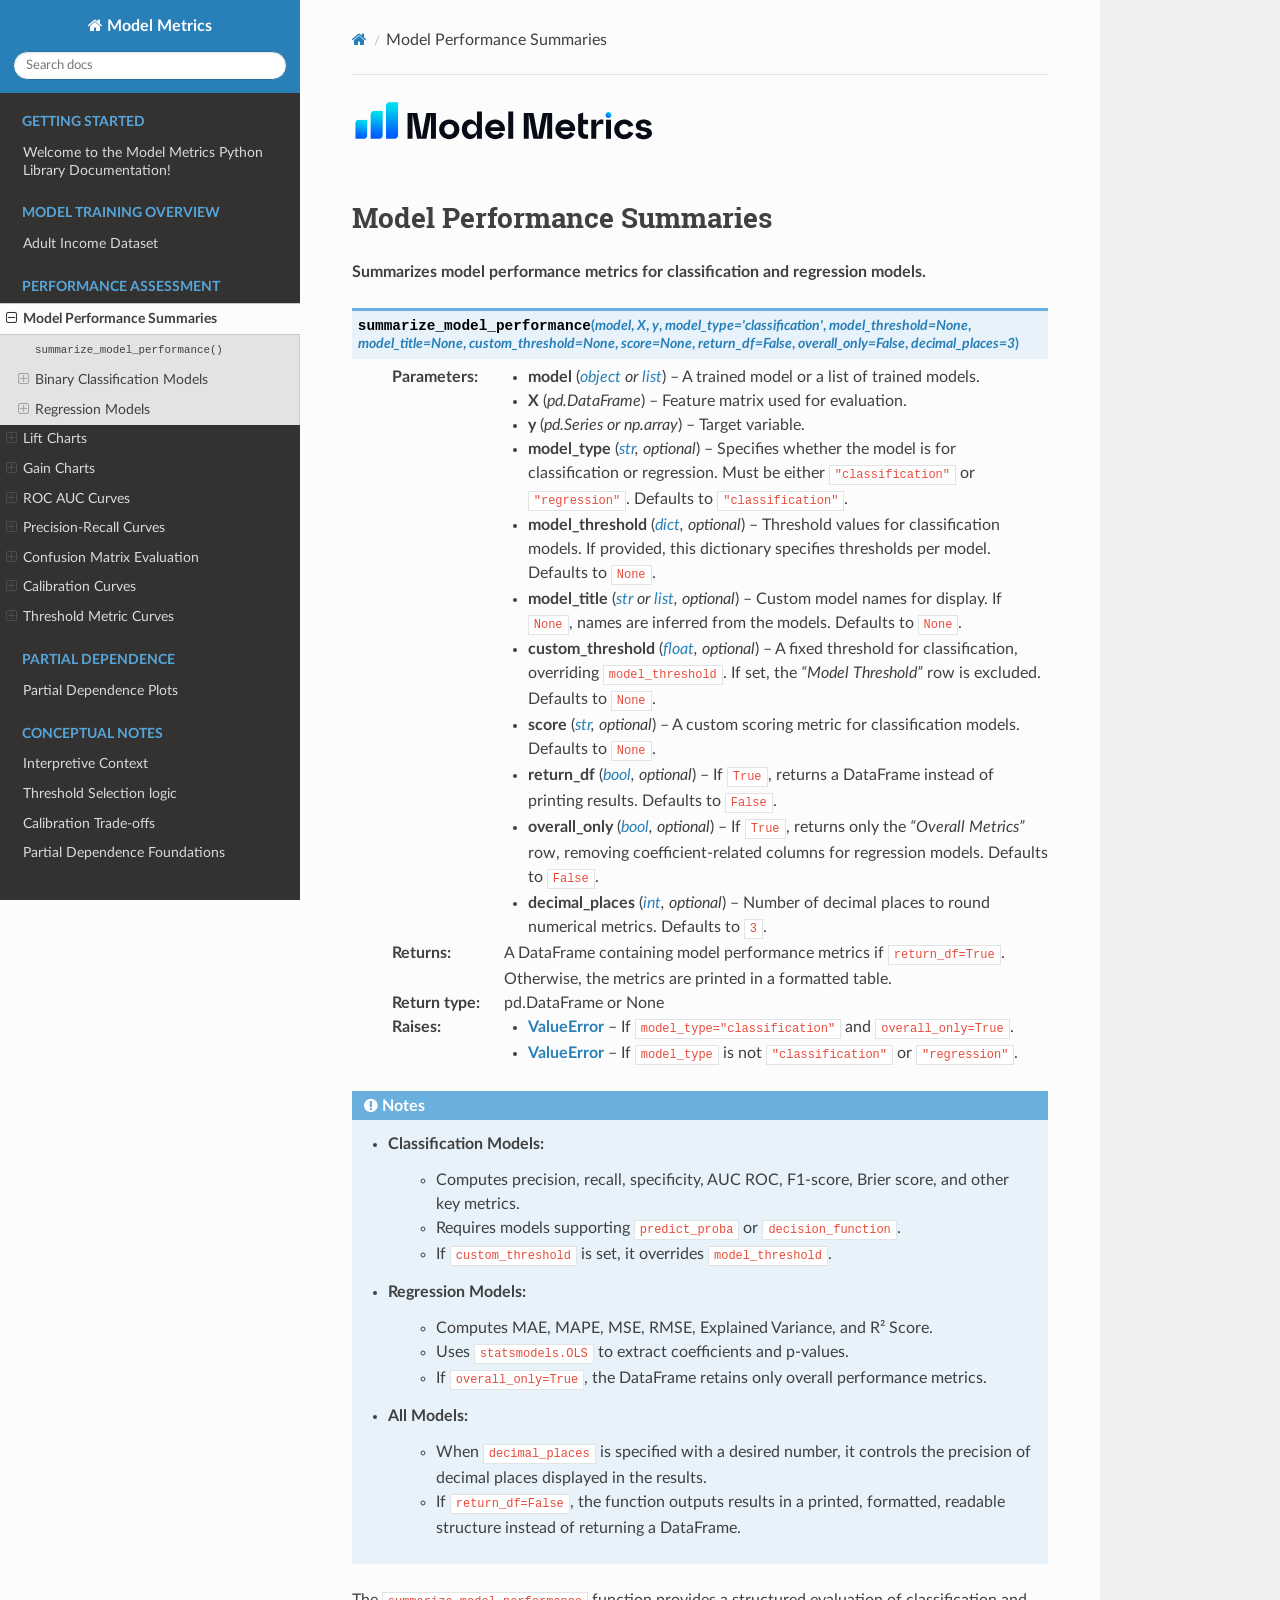
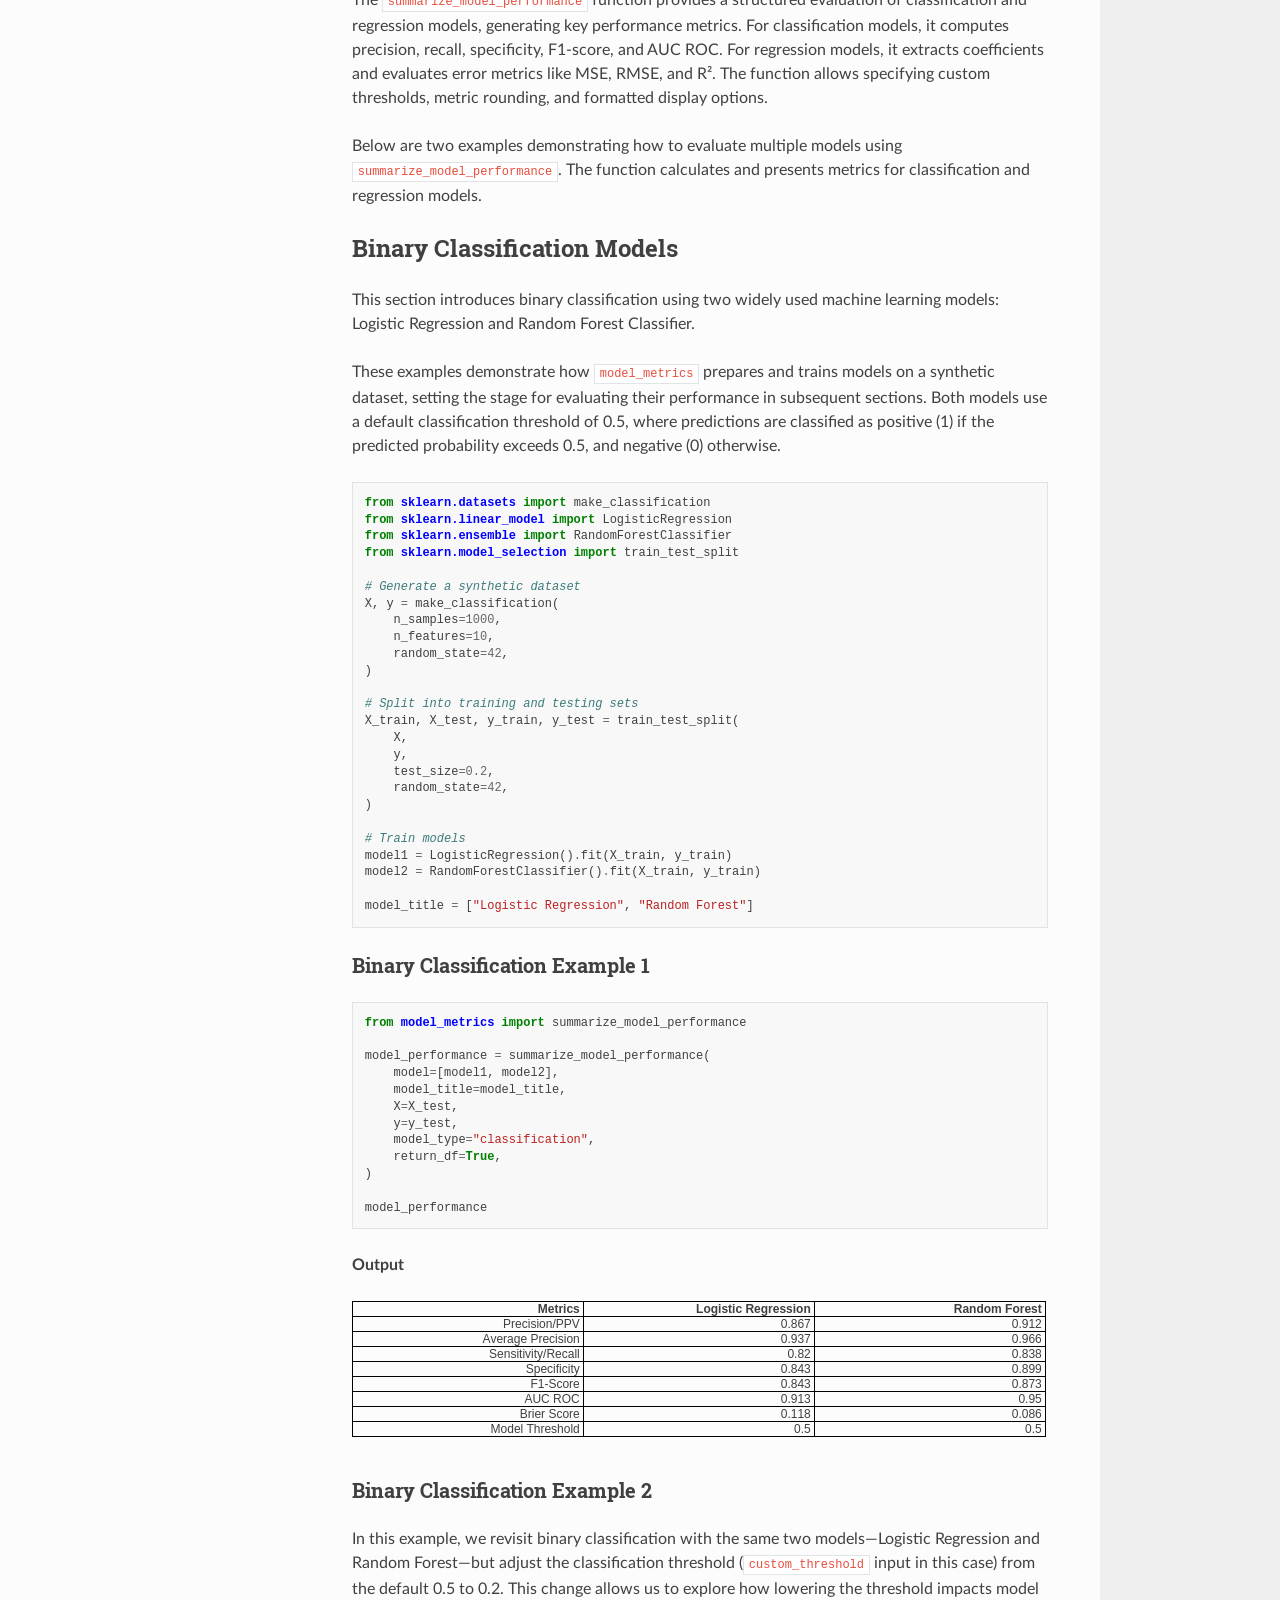
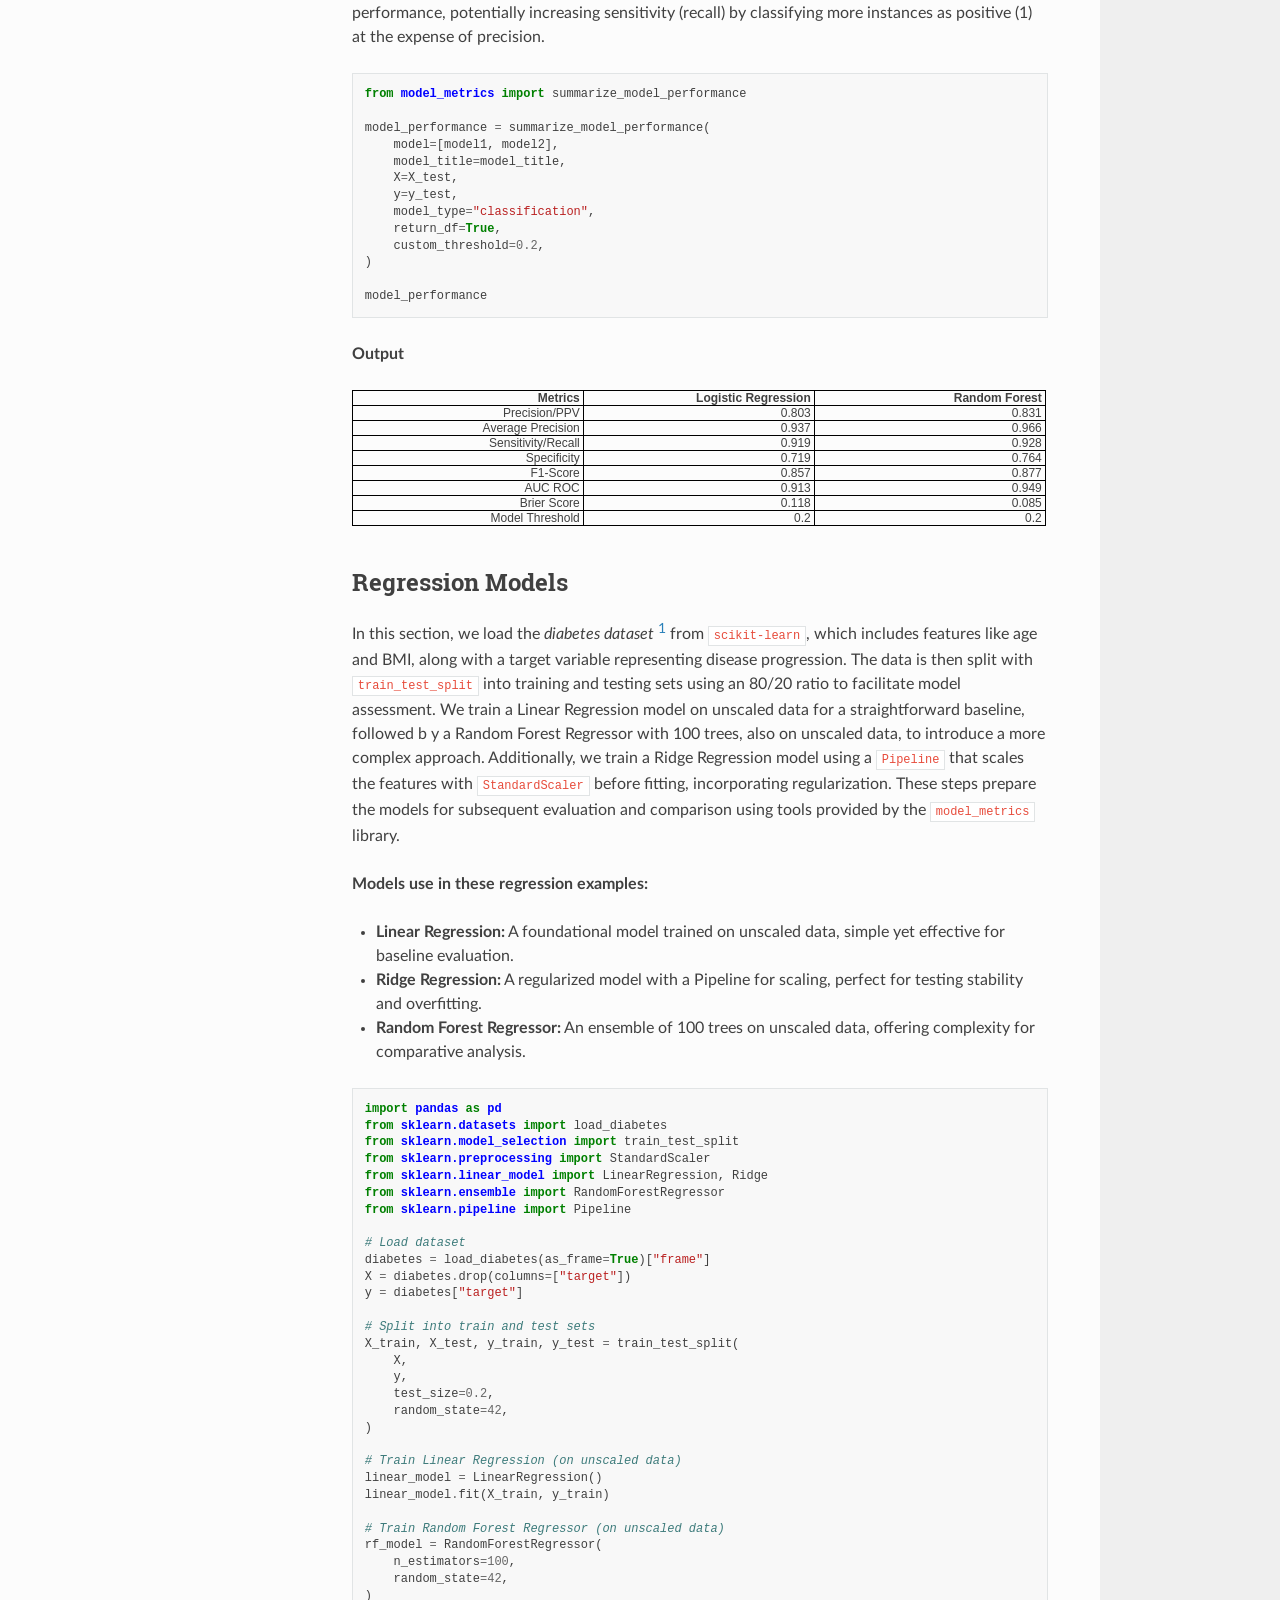
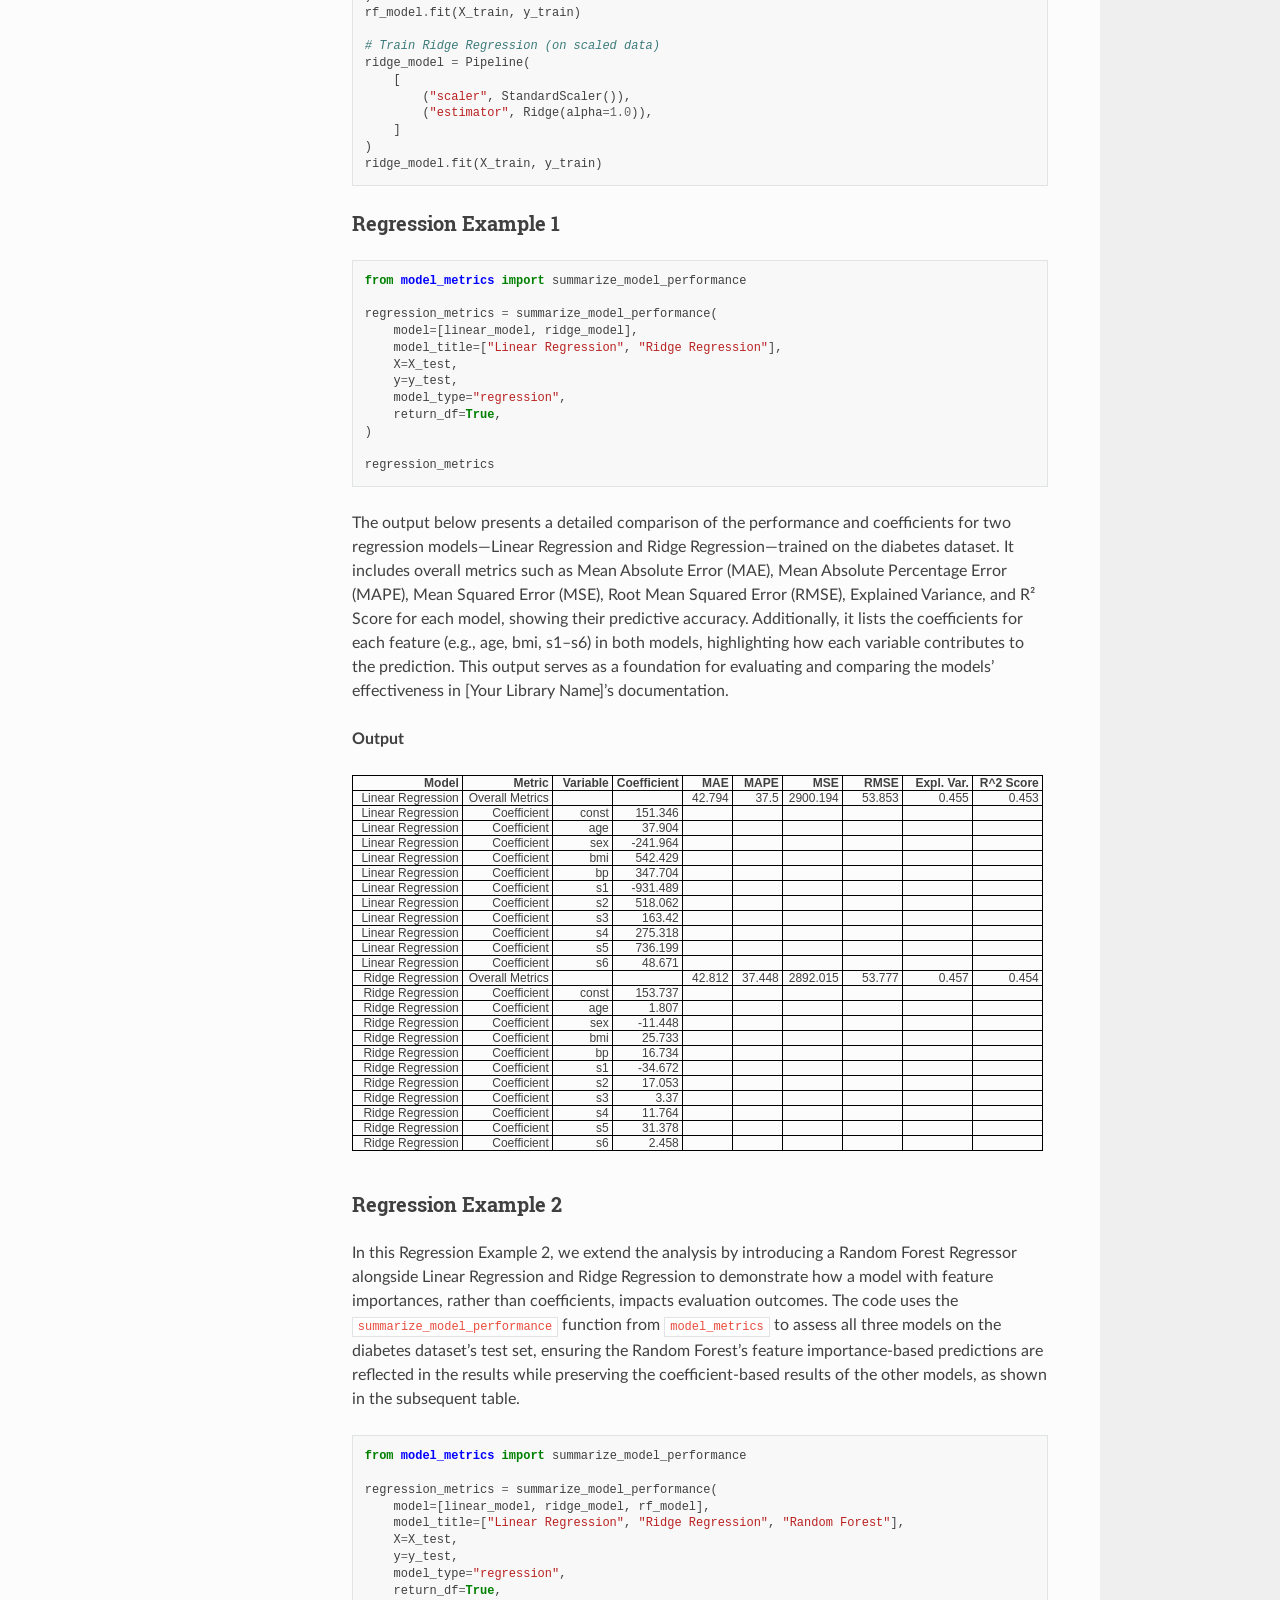
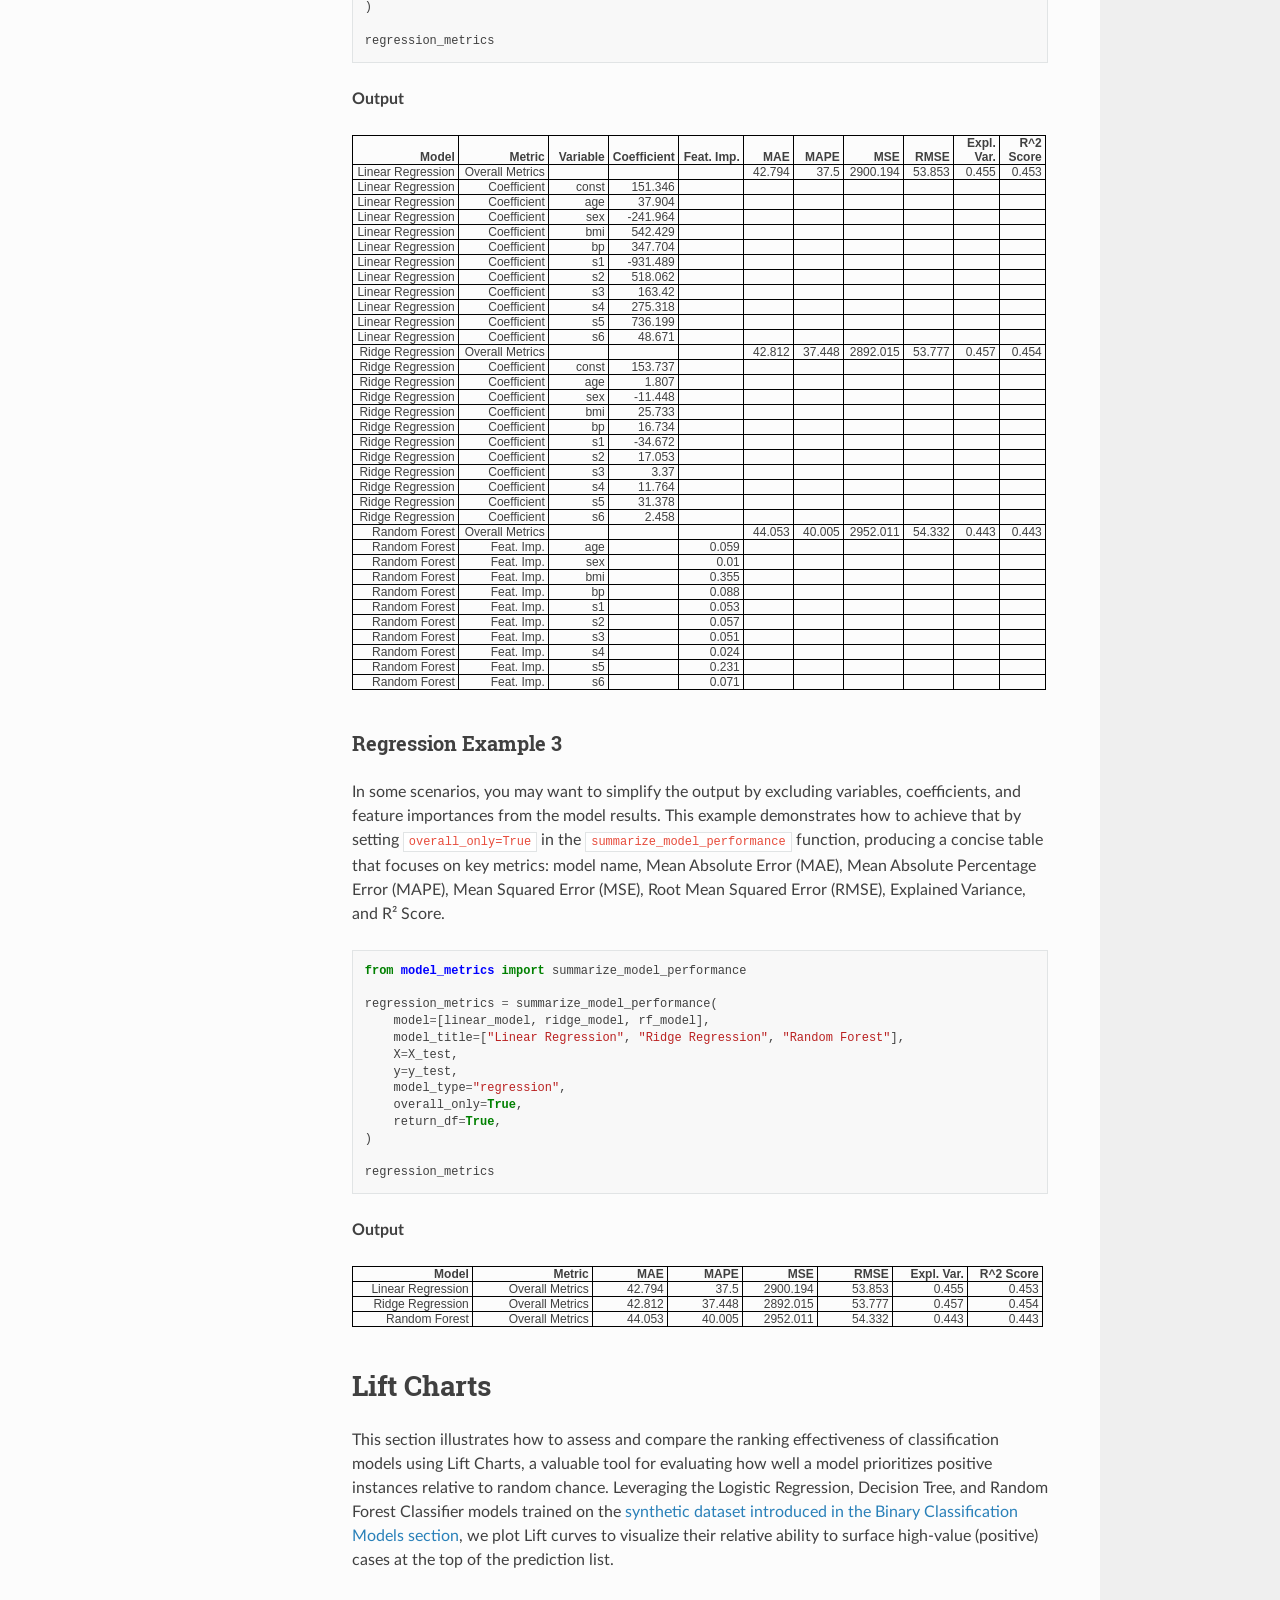
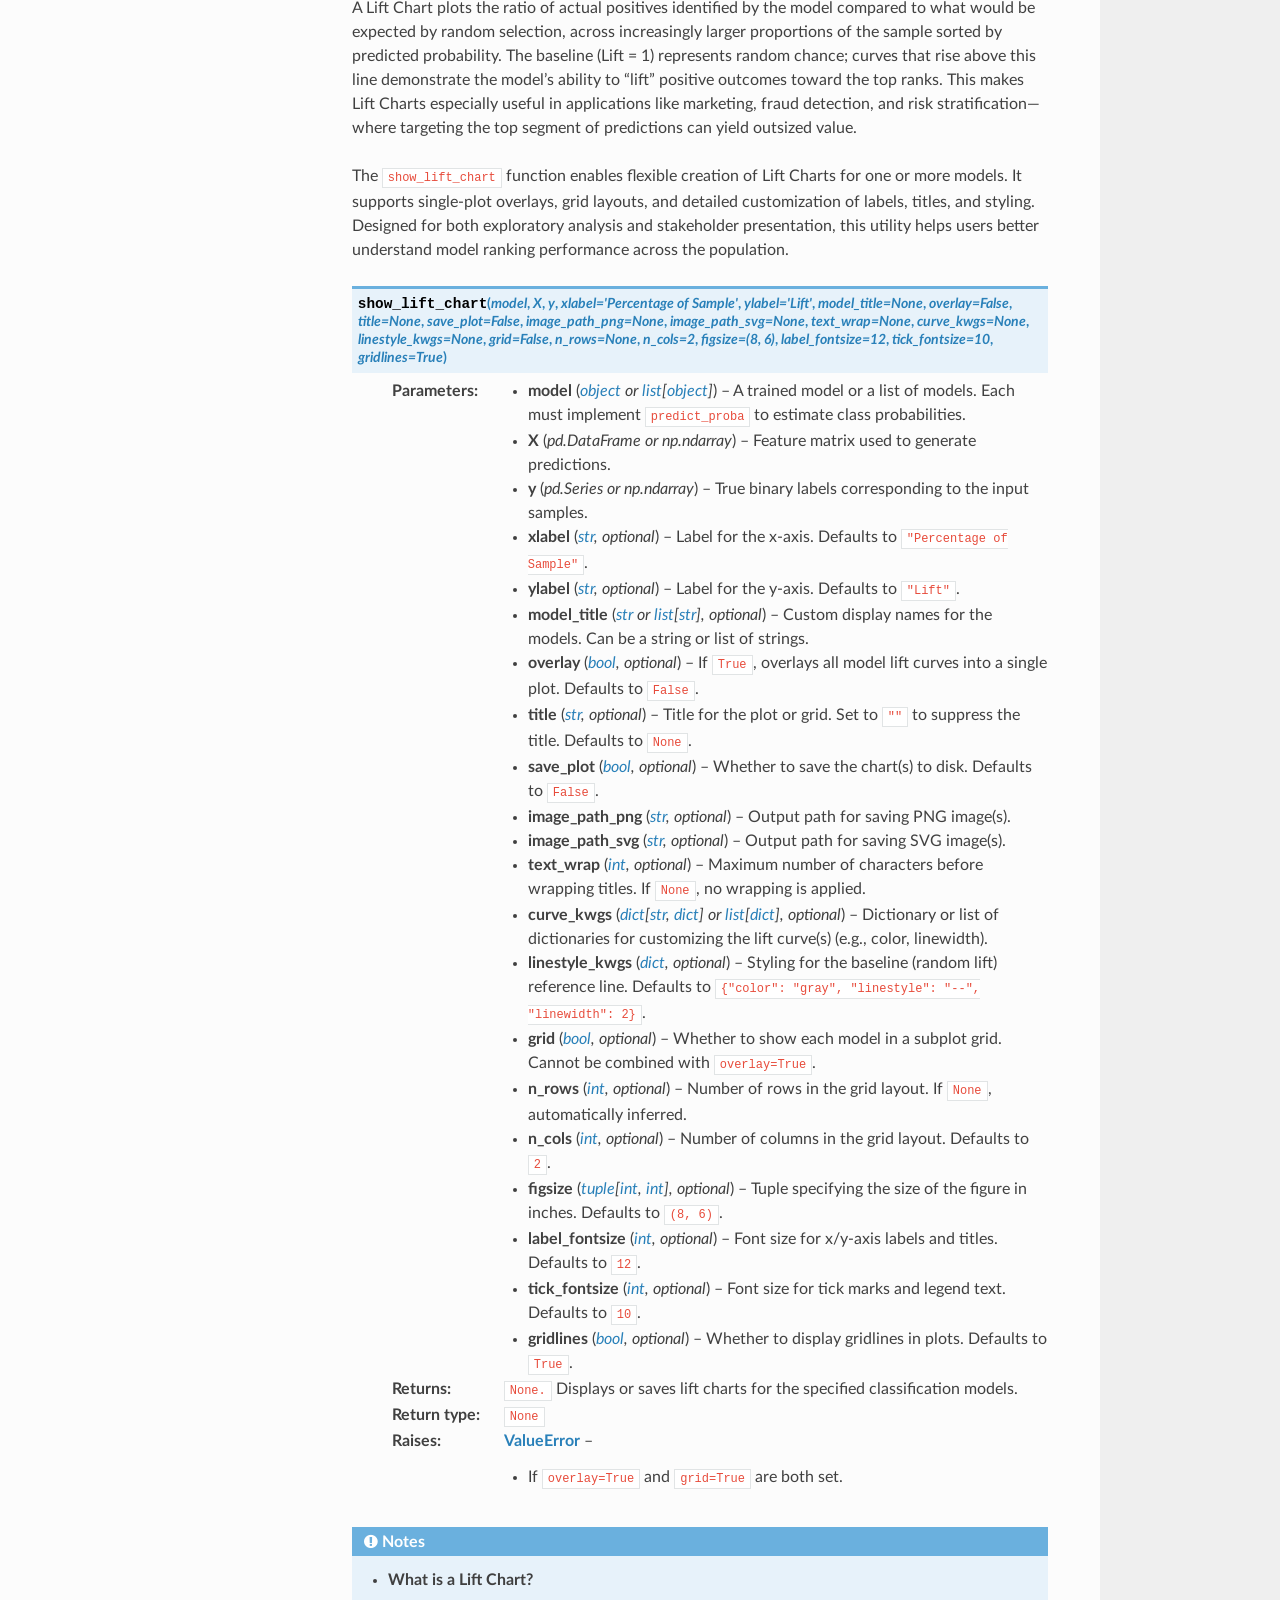
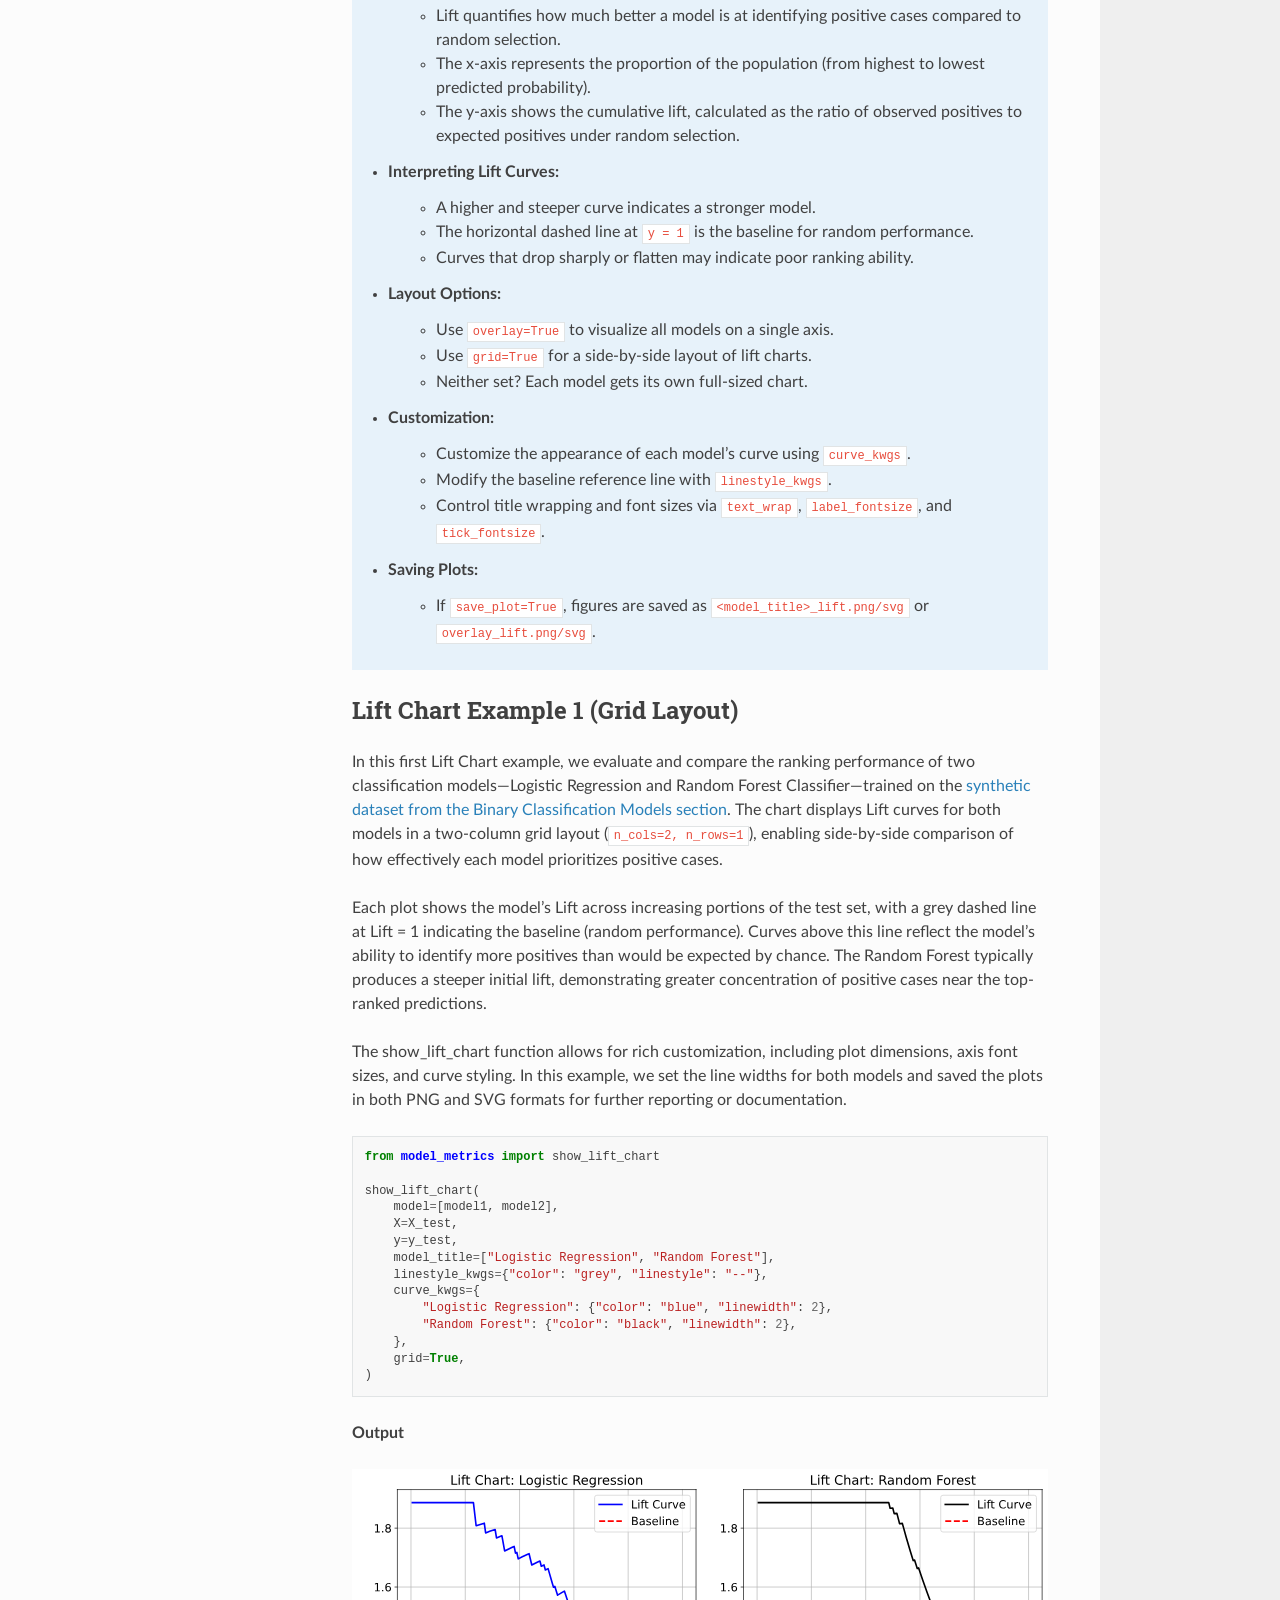
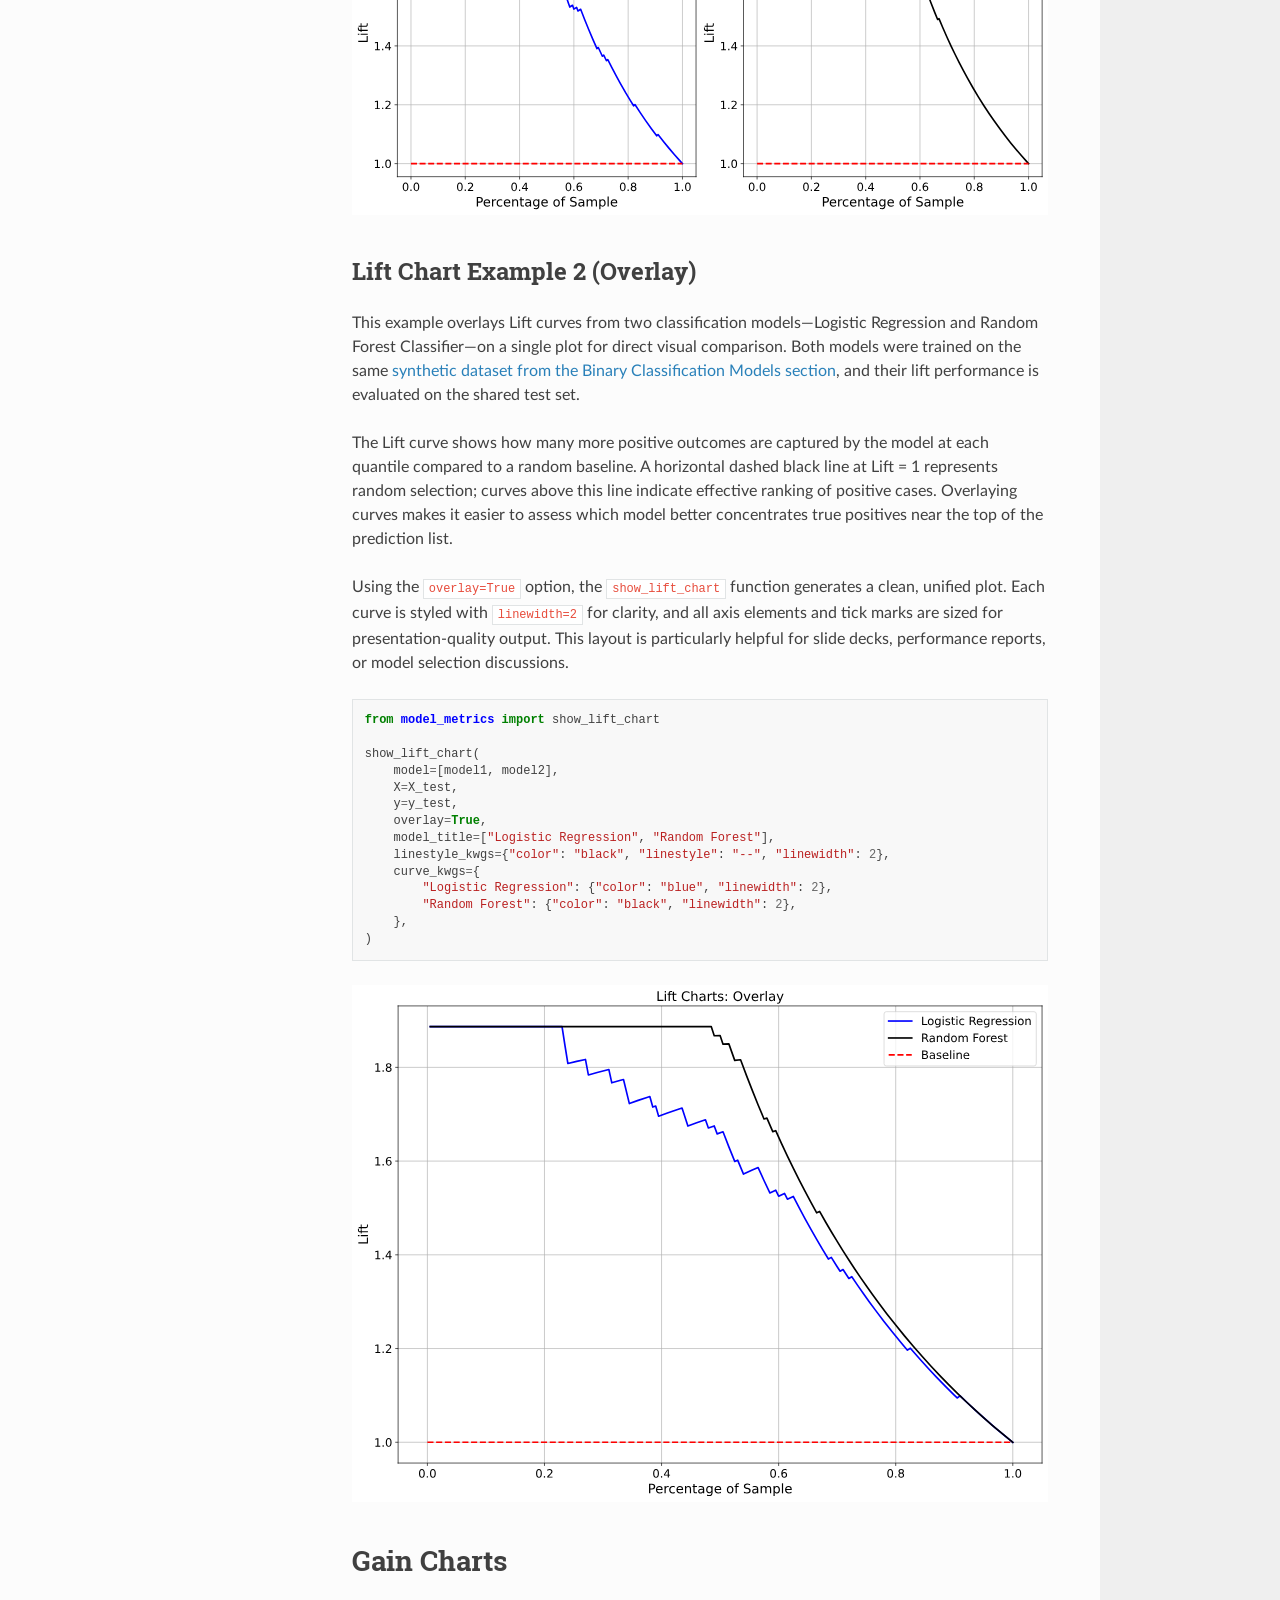
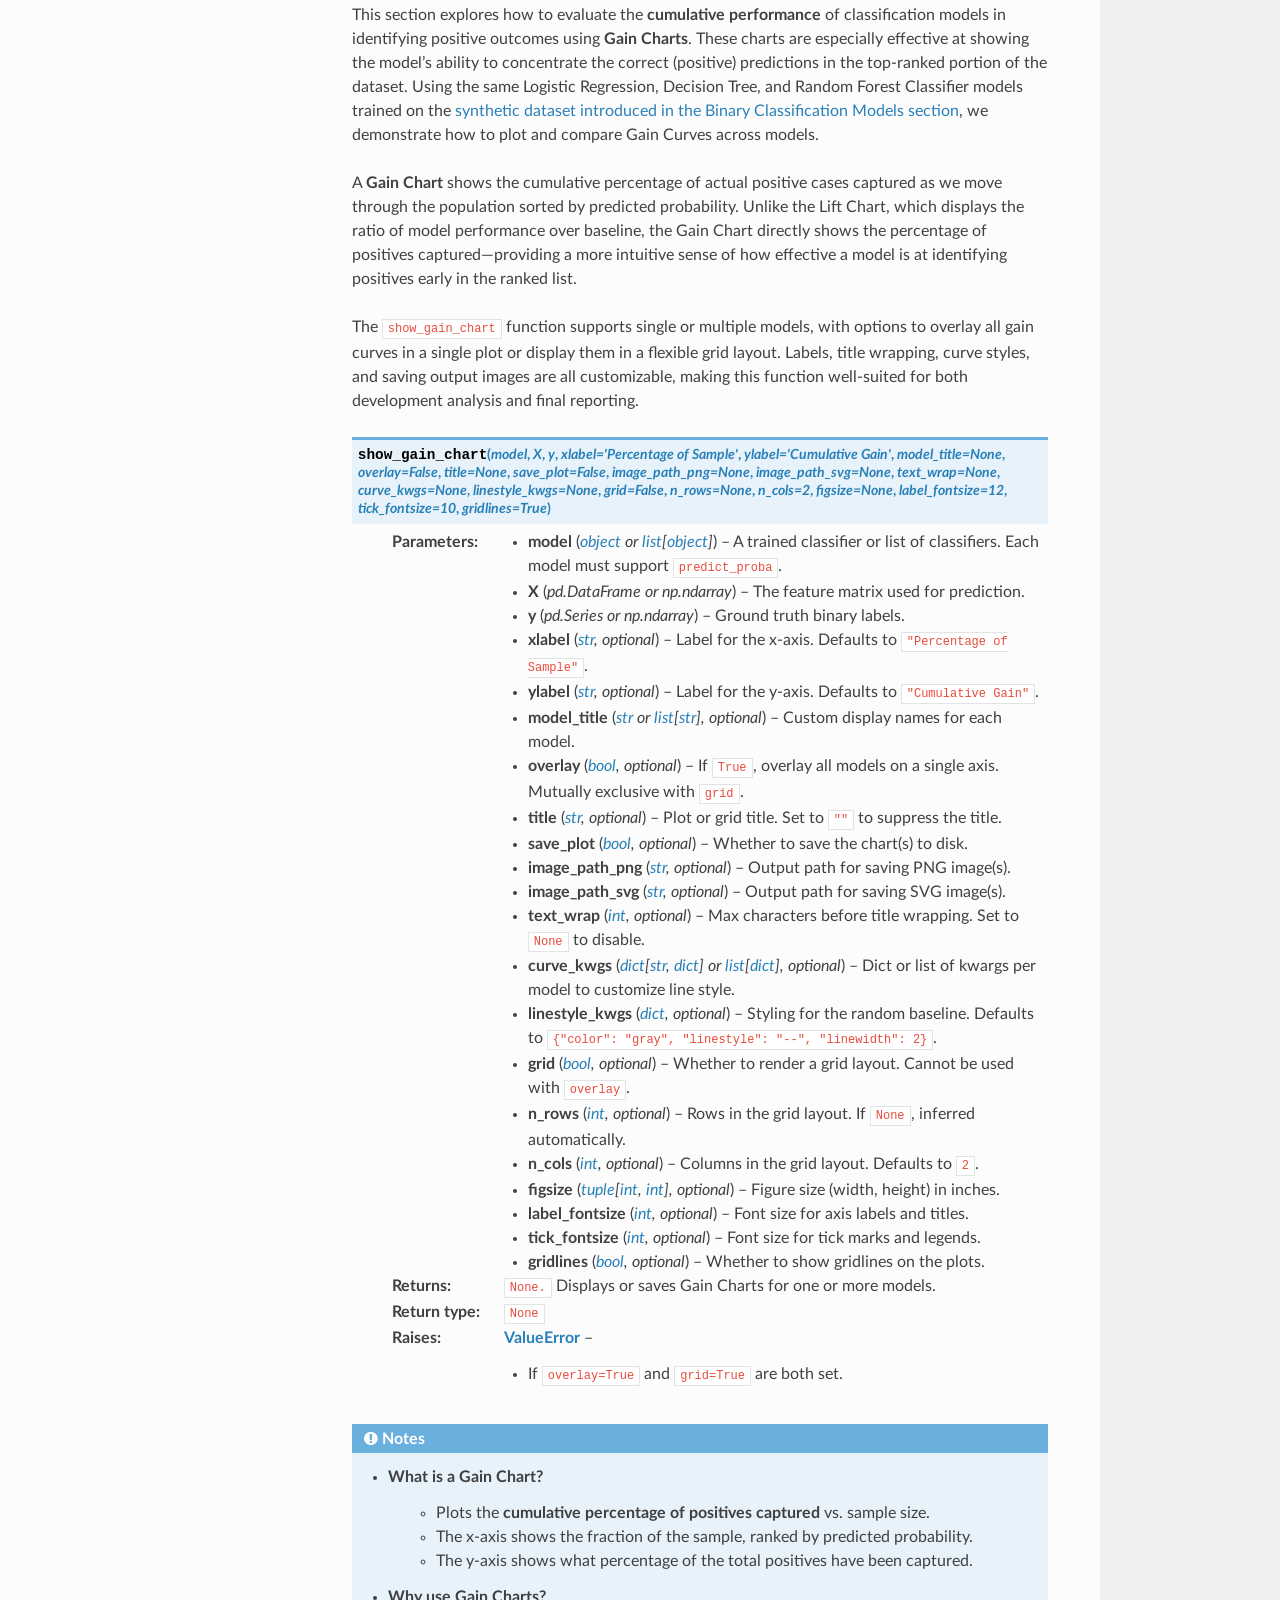
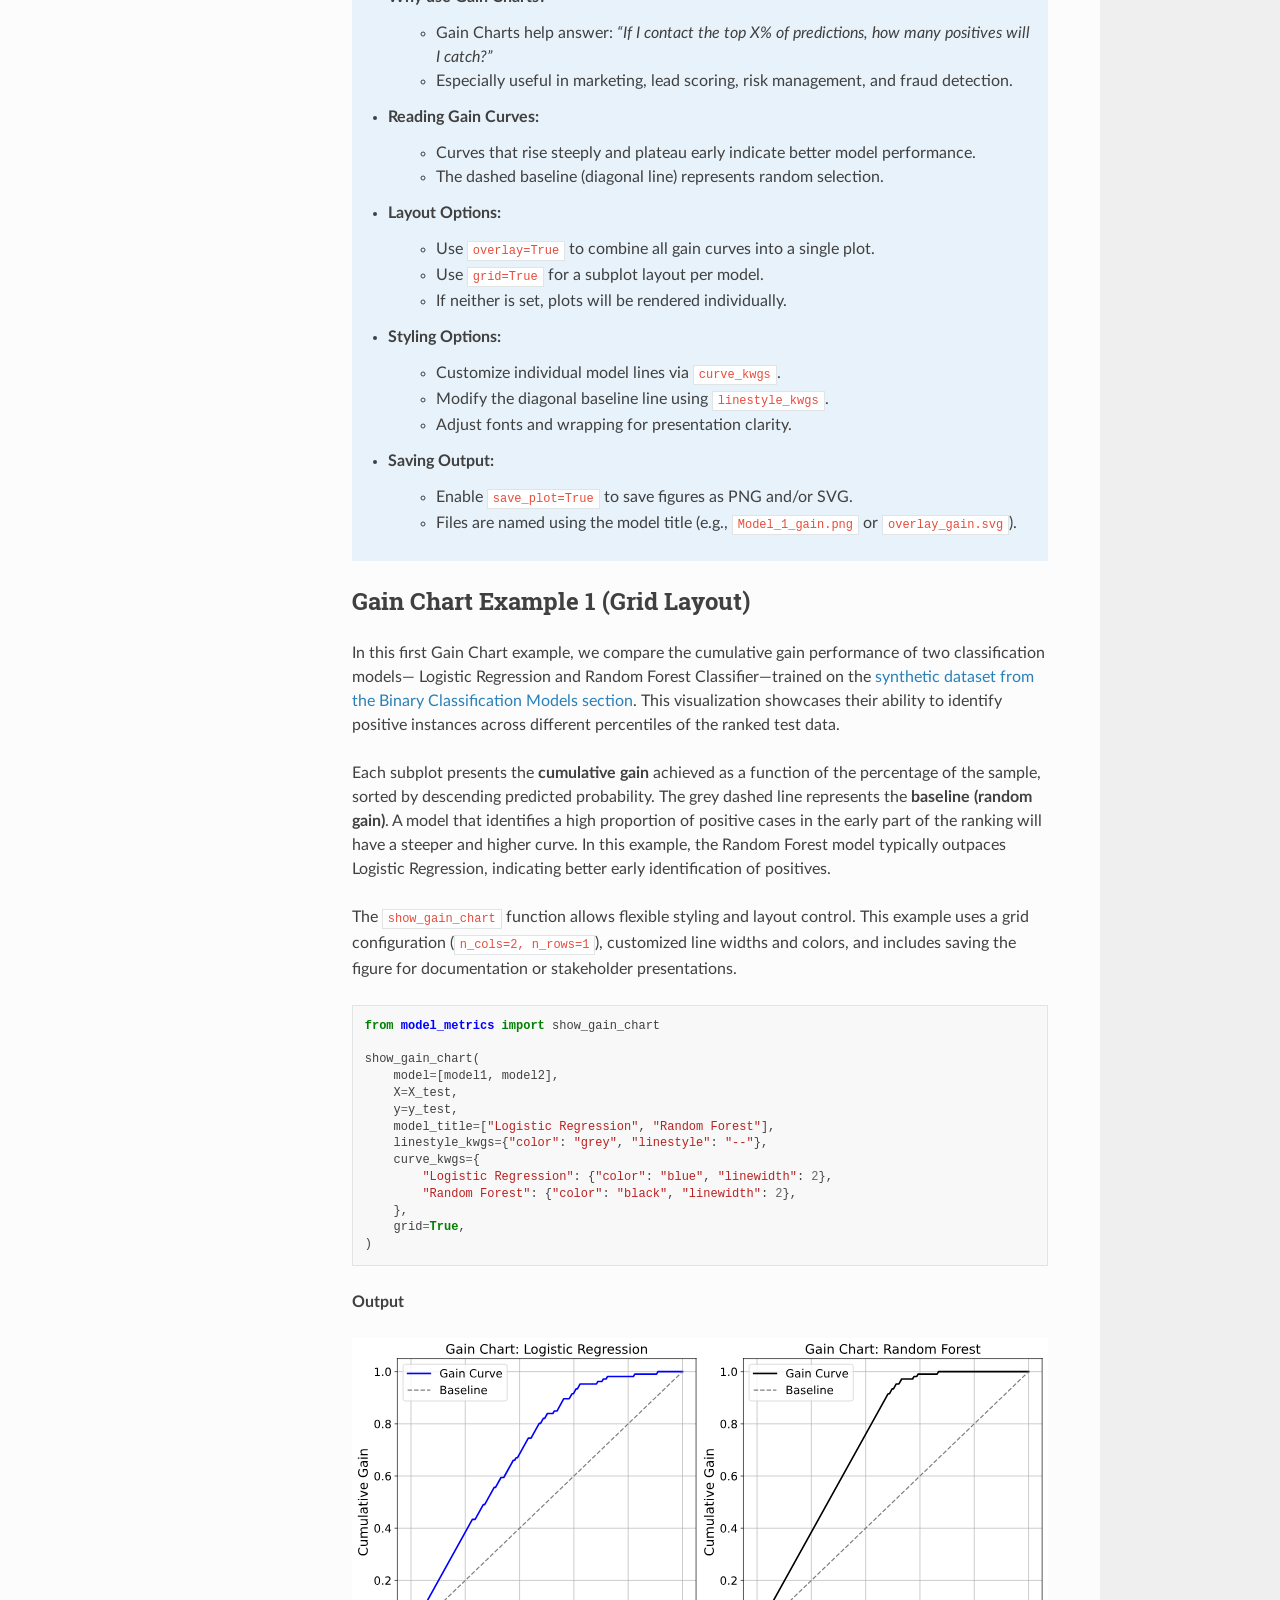
<file: docs/performance_assessment.html>
<!DOCTYPE html>
<html class="writer-html5" lang="en" >
<head>
  <meta charset="utf-8" /><meta name="generator" content="Docutils 0.18.1: http://docutils.sourceforge.net/" />

  <meta name="viewport" content="width=device-width, initial-scale=1.0" />
  <title>Model Performance Summaries &mdash; Model Metrics 0.0.3a documentation</title>
      <link rel="stylesheet" href="_static/pygments.css" type="text/css" />
      <link rel="stylesheet" href="_static/css/theme.css" type="text/css" />
      <link rel="stylesheet" href="_static/copybutton.css" type="text/css" />
      <link rel="stylesheet" href="_static/custom.css" type="text/css" />
      <link rel="stylesheet" href="_static/custom.css" type="text/css" />
      <link rel="stylesheet" href="_static/custom.js" type="text/css" />
  <!--[if lt IE 9]>
    <script src="_static/js/html5shiv.min.js"></script>
  <![endif]-->
  
        <script data-url_root="./" id="documentation_options" src="_static/documentation_options.js"></script>
        <script src="_static/jquery.js"></script>
        <script src="_static/underscore.js"></script>
        <script src="_static/_sphinx_javascript_frameworks_compat.js"></script>
        <script src="_static/doctools.js"></script>
        <script src="_static/sphinx_highlight.js"></script>
        <script src="_static/clipboard.min.js"></script>
        <script src="_static/copybutton.js"></script>
        <script src="_static/custom.js"></script>
    <script src="_static/js/theme.js"></script>
    <link rel="index" title="Index" href="genindex.html" />
    <link rel="search" title="Search" href="search.html" />
    <link rel="next" title="Partial Dependence Plots" href="partial_dependence.html" />
    <link rel="prev" title="Adult Income Dataset" href="model_training.html" /> 
</head>

<body class="wy-body-for-nav"> 
  <div class="wy-grid-for-nav">
    <nav data-toggle="wy-nav-shift" class="wy-nav-side">
      <div class="wy-side-scroll">
        <div class="wy-side-nav-search" >

          
          
          <a href="index.html" class="icon icon-home">
            Model Metrics
          </a>
<div role="search">
  <form id="rtd-search-form" class="wy-form" action="search.html" method="get">
    <input type="text" name="q" placeholder="Search docs" aria-label="Search docs" />
    <input type="hidden" name="check_keywords" value="yes" />
    <input type="hidden" name="area" value="default" />
  </form>
</div>
        </div><div class="wy-menu wy-menu-vertical" data-spy="affix" role="navigation" aria-label="Navigation menu">
              <p class="caption" role="heading"><span class="caption-text">Getting Started</span></p>
<ul>
<li class="toctree-l1"><a class="reference internal" href="getting_started.html">Welcome to the Model Metrics Python Library Documentation!</a></li>
</ul>
<p class="caption" role="heading"><span class="caption-text">Model Training Overview</span></p>
<ul>
<li class="toctree-l1"><a class="reference internal" href="model_training.html">Adult Income Dataset</a></li>
</ul>
<p class="caption" role="heading"><span class="caption-text">Performance Assessment</span></p>
<ul class="current">
<li class="toctree-l1 current"><a class="current reference internal" href="#">Model Performance Summaries</a><ul>
<li class="toctree-l2"><a class="reference internal" href="#summarize_model_performance"><code class="docutils literal notranslate"><span class="pre">summarize_model_performance()</span></code></a></li>
<li class="toctree-l2"><a class="reference internal" href="#binary-classification-models">Binary Classification Models</a><ul>
<li class="toctree-l3"><a class="reference internal" href="#binary-classification-example-1">Binary Classification Example 1</a></li>
<li class="toctree-l3"><a class="reference internal" href="#binary-classification-example-2">Binary Classification Example 2</a></li>
</ul>
</li>
<li class="toctree-l2"><a class="reference internal" href="#regression-models">Regression Models</a><ul>
<li class="toctree-l3"><a class="reference internal" href="#regression-example-1">Regression Example 1</a></li>
<li class="toctree-l3"><a class="reference internal" href="#regression-example-2">Regression Example 2</a></li>
<li class="toctree-l3"><a class="reference internal" href="#regression-example-3">Regression Example 3</a></li>
</ul>
</li>
</ul>
</li>
<li class="toctree-l1"><a class="reference internal" href="#lift-charts">Lift Charts</a><ul>
<li class="toctree-l2"><a class="reference internal" href="#show_lift_chart"><code class="docutils literal notranslate"><span class="pre">show_lift_chart()</span></code></a></li>
<li class="toctree-l2"><a class="reference internal" href="#lift-chart-example-1-grid-layout">Lift Chart Example 1 (Grid Layout)</a></li>
<li class="toctree-l2"><a class="reference internal" href="#lift-chart-example-2-overlay">Lift Chart Example 2 (Overlay)</a></li>
</ul>
</li>
<li class="toctree-l1"><a class="reference internal" href="#gain-charts">Gain Charts</a><ul>
<li class="toctree-l2"><a class="reference internal" href="#show_gain_chart"><code class="docutils literal notranslate"><span class="pre">show_gain_chart()</span></code></a></li>
<li class="toctree-l2"><a class="reference internal" href="#gain-chart-example-1-grid-layout">Gain Chart Example 1 (Grid Layout)</a></li>
<li class="toctree-l2"><a class="reference internal" href="#gain-chart-example-2-overlay">Gain Chart Example 2 (Overlay)</a></li>
</ul>
</li>
<li class="toctree-l1"><a class="reference internal" href="#roc-auc-curves">ROC AUC Curves</a><ul>
<li class="toctree-l2"><a class="reference internal" href="#show_roc_curve"><code class="docutils literal notranslate"><span class="pre">show_roc_curve()</span></code></a></li>
<li class="toctree-l2"><a class="reference internal" href="#roc-auc-example-1-grid-layout">ROC AUC Example 1 (Grid Layout)</a></li>
<li class="toctree-l2"><a class="reference internal" href="#roc-auc-example-2-overlay">ROC AUC Example 2 (Overlay)</a></li>
<li class="toctree-l2"><a class="reference internal" href="#roc-auc-example-3-by-category">ROC AUC Example 3 (by Category)</a></li>
</ul>
</li>
<li class="toctree-l1"><a class="reference internal" href="#precision-recall-curves">Precision-Recall Curves</a><ul>
<li class="toctree-l2"><a class="reference internal" href="#show_pr_curve"><code class="docutils literal notranslate"><span class="pre">show_pr_curve()</span></code></a></li>
<li class="toctree-l2"><a class="reference internal" href="#precision-recall-example-1-grid-layout">Precision-Recall Example 1 (Grid Layout)</a></li>
<li class="toctree-l2"><a class="reference internal" href="#precision-recall-example-2-overlay">Precision-Recall Example 2 (Overlay)</a></li>
<li class="toctree-l2"><a class="reference internal" href="#precision-recall-example-3-categorical">Precision-Recall Example 3 (Categorical)</a></li>
</ul>
</li>
<li class="toctree-l1"><a class="reference internal" href="#confusion-matrix-evaluation">Confusion Matrix Evaluation</a><ul>
<li class="toctree-l2"><a class="reference internal" href="#show_confusion_matrix"><code class="docutils literal notranslate"><span class="pre">show_confusion_matrix()</span></code></a></li>
<li class="toctree-l2"><a class="reference internal" href="#confusion-matrix-example-1-threshold-0-5">Confusion Matrix Example 1 (Threshold=0.5)</a></li>
<li class="toctree-l2"><a class="reference internal" href="#confusion-matrix-example-2-classification-report">Confusion Matrix Example 2 (Classification Report)</a></li>
<li class="toctree-l2"><a class="reference internal" href="#confusion-matrix-example-3-threshold-0-37">Confusion Matrix Example 3 (Threshold = 0.37)</a></li>
</ul>
</li>
<li class="toctree-l1"><a class="reference internal" href="#calibration-curves">Calibration Curves</a><ul>
<li class="toctree-l2"><a class="reference internal" href="#show_calibration_curve"><code class="docutils literal notranslate"><span class="pre">show_calibration_curve()</span></code></a></li>
<li class="toctree-l2"><a class="reference internal" href="#calibration-curve-example-1-grid-like">Calibration Curve Example 1 (Grid-like)</a></li>
<li class="toctree-l2"><a class="reference internal" href="#calibration-curve-example-2-overlay">Calibration Curve Example 2 (Overlay)</a></li>
<li class="toctree-l2"><a class="reference internal" href="#calibration-curve-example-3-by-category">Calibration Curve Example 3 (by Category)</a></li>
</ul>
</li>
<li class="toctree-l1"><a class="reference internal" href="#threshold-metric-curves">Threshold Metric Curves</a><ul>
<li class="toctree-l2"><a class="reference internal" href="#plot_threshold_metrics"><code class="docutils literal notranslate"><span class="pre">plot_threshold_metrics()</span></code></a></li>
<li class="toctree-l2"><a class="reference internal" href="#threshold-curves-example-1-threshold-0-5">Threshold Curves Example 1 (Threshold=0.5)</a></li>
<li class="toctree-l2"><a class="reference internal" href="#threshold-curves-example-2-targeted-metric-lookup">Threshold Curves Example 2 (Targeted Metric Lookup)</a></li>
</ul>
</li>
</ul>
<p class="caption" role="heading"><span class="caption-text">Partial Dependence</span></p>
<ul>
<li class="toctree-l1"><a class="reference internal" href="partial_dependence.html">Partial Dependence Plots</a></li>
</ul>
<p class="caption" role="heading"><span class="caption-text">Conceptual Notes</span></p>
<ul>
<li class="toctree-l1"><a class="reference internal" href="conceptual_notes.html">Interpretive Context</a></li>
<li class="toctree-l1"><a class="reference internal" href="conceptual_notes.html#threshold-selection-logic">Threshold Selection logic</a></li>
<li class="toctree-l1"><a class="reference internal" href="conceptual_notes.html#calibration-trade-offs">Calibration Trade-offs</a></li>
<li class="toctree-l1"><a class="reference internal" href="conceptual_notes.html#partial-dependence-foundations">Partial Dependence Foundations</a></li>
</ul>
<p class="caption" role="heading"><span class="caption-text">About Model Metrics</span></p>
<ul>
<li class="toctree-l1"><a class="reference internal" href="acknowledgements.html">Acknowledgements</a></li>
<li class="toctree-l1"><a class="reference internal" href="contributors.html">Contributors/Maintainers</a></li>
<li class="toctree-l1"><a class="reference internal" href="citations.html">Citing Model Metrics</a></li>
<li class="toctree-l1"><a class="reference internal" href="changelog.html">Changelog</a></li>
<li class="toctree-l1"><a class="reference internal" href="references.html">References</a></li>
</ul>

        </div>
      </div>
    </nav>

    <section data-toggle="wy-nav-shift" class="wy-nav-content-wrap"><nav class="wy-nav-top" aria-label="Mobile navigation menu" >
          <i data-toggle="wy-nav-top" class="fa fa-bars"></i>
          <a href="index.html">Model Metrics</a>
      </nav>

      <div class="wy-nav-content">
        <div class="rst-content">
          <div role="navigation" aria-label="Page navigation">
  <ul class="wy-breadcrumbs">
      <li><a href="index.html" class="icon icon-home" aria-label="Home"></a></li>
      <li class="breadcrumb-item active">Model Performance Summaries</li>
      <li class="wy-breadcrumbs-aside">
      </li>
  </ul>
  <hr/>
</div>
          <div role="main" class="document" itemscope="itemscope" itemtype="http://schema.org/Article">
           <div itemprop="articleBody">
             
  <span class="target" id="performance-assessment"></span><div class="no-click"><a class="reference internal image-reference" href="_images/mm_logo.svg"><img alt="Model Metrics Logo" class="align-left" src="_images/mm_logo.svg" width="300px" /></a>
</div><div style="height: 100px;"></div><section id="model-performance-summaries">
<h1>Model Performance Summaries<a class="headerlink" href="#model-performance-summaries" title="Permalink to this heading"></a></h1>
<p><strong>Summarizes model performance metrics for classification and regression models.</strong></p>
<dl class="py function">
<dt class="sig sig-object py" id="summarize_model_performance">
<span class="sig-name descname"><span class="pre">summarize_model_performance</span></span><span class="sig-paren">(</span><em class="sig-param"><span class="n"><span class="pre">model</span></span></em>, <em class="sig-param"><span class="n"><span class="pre">X</span></span></em>, <em class="sig-param"><span class="n"><span class="pre">y</span></span></em>, <em class="sig-param"><span class="n"><span class="pre">model_type</span></span><span class="o"><span class="pre">=</span></span><span class="default_value"><span class="pre">'classification'</span></span></em>, <em class="sig-param"><span class="n"><span class="pre">model_threshold</span></span><span class="o"><span class="pre">=</span></span><span class="default_value"><span class="pre">None</span></span></em>, <em class="sig-param"><span class="n"><span class="pre">model_title</span></span><span class="o"><span class="pre">=</span></span><span class="default_value"><span class="pre">None</span></span></em>, <em class="sig-param"><span class="n"><span class="pre">custom_threshold</span></span><span class="o"><span class="pre">=</span></span><span class="default_value"><span class="pre">None</span></span></em>, <em class="sig-param"><span class="n"><span class="pre">score</span></span><span class="o"><span class="pre">=</span></span><span class="default_value"><span class="pre">None</span></span></em>, <em class="sig-param"><span class="n"><span class="pre">return_df</span></span><span class="o"><span class="pre">=</span></span><span class="default_value"><span class="pre">False</span></span></em>, <em class="sig-param"><span class="n"><span class="pre">overall_only</span></span><span class="o"><span class="pre">=</span></span><span class="default_value"><span class="pre">False</span></span></em>, <em class="sig-param"><span class="n"><span class="pre">decimal_places</span></span><span class="o"><span class="pre">=</span></span><span class="default_value"><span class="pre">3</span></span></em><span class="sig-paren">)</span><a class="headerlink" href="#summarize_model_performance" title="Permalink to this definition"></a></dt>
<dd><dl class="field-list simple">
<dt class="field-odd">Parameters<span class="colon">:</span></dt>
<dd class="field-odd"><ul class="simple">
<li><p><strong>model</strong> (<a class="reference external" href="https://docs.python.org/3/library/functions.html#object" title="(in Python v3.13)"><em>object</em></a><em> or </em><a class="reference external" href="https://docs.python.org/3/library/stdtypes.html#list" title="(in Python v3.13)"><em>list</em></a>) – A trained model or a list of trained models.</p></li>
<li><p><strong>X</strong> (<em>pd.DataFrame</em>) – Feature matrix used for evaluation.</p></li>
<li><p><strong>y</strong> (<em>pd.Series</em><em> or </em><em>np.array</em>) – Target variable.</p></li>
<li><p><strong>model_type</strong> (<a class="reference external" href="https://docs.python.org/3/library/stdtypes.html#str" title="(in Python v3.13)"><em>str</em></a><em>, </em><em>optional</em>) – Specifies whether the model is for classification or regression. Must be either <code class="docutils literal notranslate"><span class="pre">&quot;classification&quot;</span></code> or <code class="docutils literal notranslate"><span class="pre">&quot;regression&quot;</span></code>. Defaults to <code class="docutils literal notranslate"><span class="pre">&quot;classification&quot;</span></code>.</p></li>
<li><p><strong>model_threshold</strong> (<a class="reference external" href="https://docs.python.org/3/library/stdtypes.html#dict" title="(in Python v3.13)"><em>dict</em></a><em>, </em><em>optional</em>) – Threshold values for classification models. If provided, this dictionary specifies thresholds per model. Defaults to <code class="docutils literal notranslate"><span class="pre">None</span></code>.</p></li>
<li><p><strong>model_title</strong> (<a class="reference external" href="https://docs.python.org/3/library/stdtypes.html#str" title="(in Python v3.13)"><em>str</em></a><em> or </em><a class="reference external" href="https://docs.python.org/3/library/stdtypes.html#list" title="(in Python v3.13)"><em>list</em></a><em>, </em><em>optional</em>) – Custom model names for display. If <code class="docutils literal notranslate"><span class="pre">None</span></code>, names are inferred from the models. Defaults to <code class="docutils literal notranslate"><span class="pre">None</span></code>.</p></li>
<li><p><strong>custom_threshold</strong> (<a class="reference external" href="https://docs.python.org/3/library/functions.html#float" title="(in Python v3.13)"><em>float</em></a><em>, </em><em>optional</em>) – A fixed threshold for classification, overriding <code class="docutils literal notranslate"><span class="pre">model_threshold</span></code>. If set, the <cite>“Model Threshold”</cite> row is excluded. Defaults to <code class="docutils literal notranslate"><span class="pre">None</span></code>.</p></li>
<li><p><strong>score</strong> (<a class="reference external" href="https://docs.python.org/3/library/stdtypes.html#str" title="(in Python v3.13)"><em>str</em></a><em>, </em><em>optional</em>) – A custom scoring metric for classification models. Defaults to <code class="docutils literal notranslate"><span class="pre">None</span></code>.</p></li>
<li><p><strong>return_df</strong> (<a class="reference external" href="https://docs.python.org/3/library/functions.html#bool" title="(in Python v3.13)"><em>bool</em></a><em>, </em><em>optional</em>) – If <code class="docutils literal notranslate"><span class="pre">True</span></code>, returns a DataFrame instead of printing results. Defaults to <code class="docutils literal notranslate"><span class="pre">False</span></code>.</p></li>
<li><p><strong>overall_only</strong> (<a class="reference external" href="https://docs.python.org/3/library/functions.html#bool" title="(in Python v3.13)"><em>bool</em></a><em>, </em><em>optional</em>) – If <code class="docutils literal notranslate"><span class="pre">True</span></code>, returns only the <cite>“Overall Metrics”</cite> row, removing coefficient-related columns for regression models. Defaults to <code class="docutils literal notranslate"><span class="pre">False</span></code>.</p></li>
<li><p><strong>decimal_places</strong> (<a class="reference external" href="https://docs.python.org/3/library/functions.html#int" title="(in Python v3.13)"><em>int</em></a><em>, </em><em>optional</em>) – Number of decimal places to round numerical metrics. Defaults to <code class="docutils literal notranslate"><span class="pre">3</span></code>.</p></li>
</ul>
</dd>
<dt class="field-even">Returns<span class="colon">:</span></dt>
<dd class="field-even"><p>A DataFrame containing model performance metrics if <code class="docutils literal notranslate"><span class="pre">return_df=True</span></code>. Otherwise, the metrics are printed in a formatted table.</p>
</dd>
<dt class="field-odd">Return type<span class="colon">:</span></dt>
<dd class="field-odd"><p>pd.DataFrame or None</p>
</dd>
<dt class="field-even">Raises<span class="colon">:</span></dt>
<dd class="field-even"><ul class="simple">
<li><p><a class="reference external" href="https://docs.python.org/3/library/exceptions.html#ValueError" title="(in Python v3.13)"><strong>ValueError</strong></a> – If <code class="docutils literal notranslate"><span class="pre">model_type=&quot;classification&quot;</span></code> and <code class="docutils literal notranslate"><span class="pre">overall_only=True</span></code>.</p></li>
<li><p><a class="reference external" href="https://docs.python.org/3/library/exceptions.html#ValueError" title="(in Python v3.13)"><strong>ValueError</strong></a> – If <code class="docutils literal notranslate"><span class="pre">model_type</span></code> is not <code class="docutils literal notranslate"><span class="pre">&quot;classification&quot;</span></code> or <code class="docutils literal notranslate"><span class="pre">&quot;regression&quot;</span></code>.</p></li>
</ul>
</dd>
</dl>
</dd></dl>

<div class="admonition-notes admonition">
<p class="admonition-title">Notes</p>
<ul class="simple">
<li><dl class="simple">
<dt><strong>Classification Models:</strong></dt><dd><ul>
<li><p>Computes precision, recall, specificity, AUC ROC, F1-score, Brier score, and other key metrics.</p></li>
<li><p>Requires models supporting <code class="docutils literal notranslate"><span class="pre">predict_proba</span></code> or <code class="docutils literal notranslate"><span class="pre">decision_function</span></code>.</p></li>
<li><p>If <code class="docutils literal notranslate"><span class="pre">custom_threshold</span></code> is set, it overrides <code class="docutils literal notranslate"><span class="pre">model_threshold</span></code>.</p></li>
</ul>
</dd>
</dl>
</li>
<li><dl class="simple">
<dt><strong>Regression Models:</strong></dt><dd><ul>
<li><p>Computes MAE, MAPE, MSE, RMSE, Explained Variance, and R² Score.</p></li>
<li><p>Uses <code class="docutils literal notranslate"><span class="pre">statsmodels.OLS</span></code> to extract coefficients and p-values.</p></li>
<li><p>If <code class="docutils literal notranslate"><span class="pre">overall_only=True</span></code>, the DataFrame retains only overall performance metrics.</p></li>
</ul>
</dd>
</dl>
</li>
<li><dl class="simple">
<dt><strong>All Models:</strong></dt><dd><ul>
<li><p>When <code class="docutils literal notranslate"><span class="pre">decimal_places</span></code> is specified with a desired number, it controls the precision of decimal places displayed in the results.</p></li>
<li><p>If <code class="docutils literal notranslate"><span class="pre">return_df=False</span></code>, the function outputs results in a printed, formatted, readable structure instead of returning a DataFrame.</p></li>
</ul>
</dd>
</dl>
</li>
</ul>
</div>
<p>The <code class="docutils literal notranslate"><span class="pre">summarize_model_performance</span></code> function provides a structured evaluation of classification and regression models, generating key performance metrics. For classification models, it computes precision, recall, specificity, F1-score, and AUC ROC. For regression models, it extracts coefficients and evaluates error metrics like MSE, RMSE, and R². The function allows specifying custom thresholds, metric rounding, and formatted display options.</p>
<p>Below are two examples demonstrating how to evaluate multiple models using <code class="docutils literal notranslate"><span class="pre">summarize_model_performance</span></code>. The function calculates and presents metrics for classification and regression models.</p>
<section id="binary-classification-models">
<span id="binary-classification"></span><h2>Binary Classification Models<a class="headerlink" href="#binary-classification-models" title="Permalink to this heading"></a></h2>
<p>This section introduces binary classification using two widely used machine
learning models: Logistic Regression and Random Forest Classifier.</p>
<p>These examples demonstrate how <code class="docutils literal notranslate"><span class="pre">model_metrics</span></code> prepares and trains models on a
synthetic dataset, setting the stage for evaluating their performance in subsequent sections.
Both models use a default classification threshold of 0.5, where predictions are
classified as positive (1) if the predicted probability exceeds 0.5, and negative (0)
otherwise.</p>
<div class="highlight-python notranslate"><div class="highlight"><pre><span></span><span class="kn">from</span><span class="w"> </span><span class="nn">sklearn.datasets</span><span class="w"> </span><span class="kn">import</span> <span class="n">make_classification</span>
<span class="kn">from</span><span class="w"> </span><span class="nn">sklearn.linear_model</span><span class="w"> </span><span class="kn">import</span> <span class="n">LogisticRegression</span>
<span class="kn">from</span><span class="w"> </span><span class="nn">sklearn.ensemble</span><span class="w"> </span><span class="kn">import</span> <span class="n">RandomForestClassifier</span>
<span class="kn">from</span><span class="w"> </span><span class="nn">sklearn.model_selection</span><span class="w"> </span><span class="kn">import</span> <span class="n">train_test_split</span>

<span class="c1"># Generate a synthetic dataset</span>
<span class="n">X</span><span class="p">,</span> <span class="n">y</span> <span class="o">=</span> <span class="n">make_classification</span><span class="p">(</span>
    <span class="n">n_samples</span><span class="o">=</span><span class="mi">1000</span><span class="p">,</span>
    <span class="n">n_features</span><span class="o">=</span><span class="mi">10</span><span class="p">,</span>
    <span class="n">random_state</span><span class="o">=</span><span class="mi">42</span><span class="p">,</span>
<span class="p">)</span>

<span class="c1"># Split into training and testing sets</span>
<span class="n">X_train</span><span class="p">,</span> <span class="n">X_test</span><span class="p">,</span> <span class="n">y_train</span><span class="p">,</span> <span class="n">y_test</span> <span class="o">=</span> <span class="n">train_test_split</span><span class="p">(</span>
    <span class="n">X</span><span class="p">,</span>
    <span class="n">y</span><span class="p">,</span>
    <span class="n">test_size</span><span class="o">=</span><span class="mf">0.2</span><span class="p">,</span>
    <span class="n">random_state</span><span class="o">=</span><span class="mi">42</span><span class="p">,</span>
<span class="p">)</span>

<span class="c1"># Train models</span>
<span class="n">model1</span> <span class="o">=</span> <span class="n">LogisticRegression</span><span class="p">()</span><span class="o">.</span><span class="n">fit</span><span class="p">(</span><span class="n">X_train</span><span class="p">,</span> <span class="n">y_train</span><span class="p">)</span>
<span class="n">model2</span> <span class="o">=</span> <span class="n">RandomForestClassifier</span><span class="p">()</span><span class="o">.</span><span class="n">fit</span><span class="p">(</span><span class="n">X_train</span><span class="p">,</span> <span class="n">y_train</span><span class="p">)</span>

<span class="n">model_title</span> <span class="o">=</span> <span class="p">[</span><span class="s2">&quot;Logistic Regression&quot;</span><span class="p">,</span> <span class="s2">&quot;Random Forest&quot;</span><span class="p">]</span>
</pre></div>
</div>
<section id="binary-classification-example-1">
<h3>Binary Classification Example 1<a class="headerlink" href="#binary-classification-example-1" title="Permalink to this heading"></a></h3>
<div class="highlight-python notranslate"><div class="highlight"><pre><span></span><span class="kn">from</span><span class="w"> </span><span class="nn">model_metrics</span><span class="w"> </span><span class="kn">import</span> <span class="n">summarize_model_performance</span>

<span class="n">model_performance</span> <span class="o">=</span> <span class="n">summarize_model_performance</span><span class="p">(</span>
    <span class="n">model</span><span class="o">=</span><span class="p">[</span><span class="n">model1</span><span class="p">,</span> <span class="n">model2</span><span class="p">],</span>
    <span class="n">model_title</span><span class="o">=</span><span class="n">model_title</span><span class="p">,</span>
    <span class="n">X</span><span class="o">=</span><span class="n">X_test</span><span class="p">,</span>
    <span class="n">y</span><span class="o">=</span><span class="n">y_test</span><span class="p">,</span>
    <span class="n">model_type</span><span class="o">=</span><span class="s2">&quot;classification&quot;</span><span class="p">,</span>
    <span class="n">return_df</span><span class="o">=</span><span class="kc">True</span><span class="p">,</span>
<span class="p">)</span>

<span class="n">model_performance</span>
</pre></div>
</div>
<p><strong>Output</strong></p>
<style type="text/css">
.tg {
    border-collapse: collapse;
    border-spacing: 0;
    max-width: 450px; /* Fixed maximum width */
    width: 100%;
}
.tg td {
    border-color: black;
    border-style: solid;
    border-width: 1px;
    font-family: Arial, sans-serif;
    font-size: 12px; /* Reduced from 14px */
    overflow: hidden;
    padding: 0px 3px; /* Reduced from 0px 5px */
    word-break: normal;
}
.tg th {
    border-color: black;
    border-style: solid;
    border-width: 1px;
    font-family: Arial, sans-serif;
    font-size: 12px; /* Reduced from 14px */
    font-weight: normal;
    overflow: hidden;
    padding: 0px 3px; /* Reduced from 0px 5px */
    word-break: normal;
}
.tg .tg-kex3 { font-weight: bold; text-align: right; vertical-align: bottom; }
.tg .tg-j6zm { font-weight: bold; text-align: right; vertical-align: bottom; }
.tg .tg-2b7s { text-align: right; vertical-align: bottom; }
.tg .tg-7zrl { text-align: right; vertical-align: bottom; }

@media screen and (max-width: 767px) {
    .tg { width: auto !important; }
    .tg col { width: auto !important; }
    .tg-wrap { overflow-x: auto; -webkit-overflow-scrolling: touch; }
}
</style>

<div class="tg-wrap">
    <table class="tg" style="table-layout: fixed; width: 450px;">
        <colgroup>
            <col style="width: 231px"> <!-- Metrics -->
            <col style="width: 231px"> <!-- Logistic Regression -->
            <col style="width: 231px"> <!-- Random Forest -->
        </colgroup>
        <thead>
            <tr>
                <th class="tg-kex3">Metrics</th>
                <th class="tg-j6zm">Logistic Regression</th>
                <th class="tg-j6zm">Random Forest</th>
            </tr>
        </thead>
        <tbody>
            <tr>
                <td class="tg-2b7s">Precision/PPV</td>
                <td class="tg-7zrl">0.867</td>
                <td class="tg-7zrl">0.912</td>
            </tr>
            <tr>
                <td class="tg-2b7s">Average Precision</td>
                <td class="tg-7zrl">0.937</td>
                <td class="tg-7zrl">0.966</td>
            </tr>
            <tr>
                <td class="tg-2b7s">Sensitivity/Recall</td>
                <td class="tg-7zrl">0.82</td>
                <td class="tg-7zrl">0.838</td>
            </tr>
            <tr>
                <td class="tg-2b7s">Specificity</td>
                <td class="tg-7zrl">0.843</td>
                <td class="tg-7zrl">0.899</td>
            </tr>
            <tr>
                <td class="tg-2b7s">F1-Score</td>
                <td class="tg-7zrl">0.843</td>
                <td class="tg-7zrl">0.873</td>
            </tr>
            <tr>
                <td class="tg-2b7s">AUC ROC</td>
                <td class="tg-7zrl">0.913</td>
                <td class="tg-7zrl">0.95</td>
            </tr>
            <tr>
                <td class="tg-2b7s">Brier Score</td>
                <td class="tg-7zrl">0.118</td>
                <td class="tg-7zrl">0.086</td>
            </tr>
            <tr>
                <td class="tg-2b7s">Model Threshold</td>
                <td class="tg-7zrl">0.5</td>
                <td class="tg-7zrl">0.5</td>
            </tr>
        </tbody>
    </table>
</div><div style="height: 40px;"></div></section>
<section id="binary-classification-example-2">
<h3>Binary Classification Example 2<a class="headerlink" href="#binary-classification-example-2" title="Permalink to this heading"></a></h3>
<p>In this example, we revisit binary classification with the same two models—Logistic
Regression and Random Forest—but adjust the classification threshold
(<code class="docutils literal notranslate"><span class="pre">custom_threshold</span></code> input in this case) from the default 0.5 to 0.2. This
change allows us to explore how lowering the threshold impacts model performance,
potentially increasing sensitivity (recall) by classifying more instances as
positive (1) at the expense of precision.</p>
<div class="highlight-python notranslate"><div class="highlight"><pre><span></span><span class="kn">from</span><span class="w"> </span><span class="nn">model_metrics</span><span class="w"> </span><span class="kn">import</span> <span class="n">summarize_model_performance</span>

<span class="n">model_performance</span> <span class="o">=</span> <span class="n">summarize_model_performance</span><span class="p">(</span>
    <span class="n">model</span><span class="o">=</span><span class="p">[</span><span class="n">model1</span><span class="p">,</span> <span class="n">model2</span><span class="p">],</span>
    <span class="n">model_title</span><span class="o">=</span><span class="n">model_title</span><span class="p">,</span>
    <span class="n">X</span><span class="o">=</span><span class="n">X_test</span><span class="p">,</span>
    <span class="n">y</span><span class="o">=</span><span class="n">y_test</span><span class="p">,</span>
    <span class="n">model_type</span><span class="o">=</span><span class="s2">&quot;classification&quot;</span><span class="p">,</span>
    <span class="n">return_df</span><span class="o">=</span><span class="kc">True</span><span class="p">,</span>
    <span class="n">custom_threshold</span><span class="o">=</span><span class="mf">0.2</span><span class="p">,</span>
<span class="p">)</span>

<span class="n">model_performance</span>
</pre></div>
</div>
<p><strong>Output</strong></p>
<style type="text/css">
.tg {
    border-collapse: collapse;
    border-spacing: 0;
    max-width: 450px; /* Fixed maximum width */
    width: 100%;
}
.tg td {
    border-color: black;
    border-style: solid;
    border-width: 1px;
    font-family: Arial, sans-serif;
    font-size: 12px; /* Reduced from 14px */
    overflow: hidden;
    padding: 0px 3px; /* Reduced from 0px 5px */
    word-break: normal;
}
.tg th {
    border-color: black;
    border-style: solid;
    border-width: 1px;
    font-family: Arial, sans-serif;
    font-size: 12px; /* Reduced from 14px */
    font-weight: normal;
    overflow: hidden;
    padding: 0px 3px; /* Reduced from 0px 5px */
    word-break: normal;
}
.tg .tg-kex3 { font-weight: bold; text-align: right; vertical-align: bottom; }
.tg .tg-j6zm { font-weight: bold; text-align: right; vertical-align: bottom; }
.tg .tg-2b7s { text-align: right; vertical-align: bottom; }
.tg .tg-7zrl { text-align: right; vertical-align: bottom; }

@media screen and (max-width: 767px) {
    .tg { width: auto !important; }
    .tg col { width: auto !important; }
    .tg-wrap { overflow-x: auto; -webkit-overflow-scrolling: touch; }
}
</style>

<div class="tg-wrap">
    <table class="tg" style="table-layout: fixed; width: 450px;">
        <colgroup>
            <col style="width: 231px"> <!-- Metrics -->
            <col style="width: 231px"> <!-- Logistic Regression -->
            <col style="width: 231px"> <!-- Random Forest -->
        </colgroup>
        <thead>
            <tr>
                <th class="tg-kex3">Metrics</th>
                <th class="tg-j6zm">Logistic Regression</th>
                <th class="tg-j6zm">Random Forest</th>
            </tr>
        </thead>
        <tbody>
            <tr>
                <td class="tg-2b7s">Precision/PPV</td>
                <td class="tg-7zrl">0.803</td>
                <td class="tg-7zrl">0.831</td>
            </tr>
            <tr>
                <td class="tg-2b7s">Average Precision</td>
                <td class="tg-7zrl">0.937</td>
                <td class="tg-7zrl">0.966</td>
            </tr>
            <tr>
                <td class="tg-2b7s">Sensitivity/Recall</td>
                <td class="tg-7zrl">0.919</td>
                <td class="tg-7zrl">0.928</td>
            </tr>
            <tr>
                <td class="tg-2b7s">Specificity</td>
                <td class="tg-7zrl">0.719</td>
                <td class="tg-7zrl">0.764</td>
            </tr>
            <tr>
                <td class="tg-2b7s">F1-Score</td>
                <td class="tg-7zrl">0.857</td>
                <td class="tg-7zrl">0.877</td>
            </tr>
            <tr>
                <td class="tg-2b7s">AUC ROC</td>
                <td class="tg-7zrl">0.913</td>
                <td class="tg-7zrl">0.949</td>
            </tr>
            <tr>
                <td class="tg-2b7s">Brier Score</td>
                <td class="tg-7zrl">0.118</td>
                <td class="tg-7zrl">0.085</td>
            </tr>
            <tr>
                <td class="tg-2b7s">Model Threshold</td>
                <td class="tg-7zrl">0.2</td>
                <td class="tg-7zrl">0.2</td>
            </tr>
        </tbody>
    </table>
</div><div style="height: 40px;"></div></section>
</section>
<section id="regression-models">
<h2>Regression Models<a class="headerlink" href="#regression-models" title="Permalink to this heading"></a></h2>
<p>In this section, we load the <cite>diabetes dataset</cite> <a class="footnote-reference brackets" href="#id15" id="id1" role="doc-noteref"><span class="fn-bracket">[</span>1<span class="fn-bracket">]</span></a> from <code class="docutils literal notranslate"><span class="pre">scikit-learn</span></code>, which includes
features like age and BMI, along with a target variable representing disease
progression. The data is then split with <code class="docutils literal notranslate"><span class="pre">train_test_split</span></code> into training and
testing sets using an 80/20 ratio to facilitate model assessment. We train a
Linear Regression model on unscaled data for a straightforward baseline, followed b
y a Random Forest Regressor with 100 trees, also on unscaled data, to introduce a
more complex approach. Additionally, we train a Ridge Regression model using a
<code class="docutils literal notranslate"><span class="pre">Pipeline</span></code> that scales the features with <code class="docutils literal notranslate"><span class="pre">StandardScaler</span></code> before fitting,
incorporating regularization. These steps prepare the models for subsequent
evaluation and comparison using tools provided by the <code class="docutils literal notranslate"><span class="pre">model_metrics</span></code> library.</p>
<p><strong>Models use in these regression examples:</strong></p>
<ul class="simple">
<li><p><strong>Linear Regression:</strong> A foundational model trained on unscaled data, simple yet effective for baseline evaluation.</p></li>
<li><p><strong>Ridge Regression:</strong> A regularized model with a Pipeline for scaling, perfect for testing stability and overfitting.</p></li>
<li><p><strong>Random Forest Regressor:</strong> An ensemble of 100 trees on unscaled data, offering complexity for comparative analysis.</p></li>
</ul>
<div class="highlight-python notranslate"><div class="highlight"><pre><span></span><span class="kn">import</span><span class="w"> </span><span class="nn">pandas</span><span class="w"> </span><span class="k">as</span><span class="w"> </span><span class="nn">pd</span>
<span class="kn">from</span><span class="w"> </span><span class="nn">sklearn.datasets</span><span class="w"> </span><span class="kn">import</span> <span class="n">load_diabetes</span>
<span class="kn">from</span><span class="w"> </span><span class="nn">sklearn.model_selection</span><span class="w"> </span><span class="kn">import</span> <span class="n">train_test_split</span>
<span class="kn">from</span><span class="w"> </span><span class="nn">sklearn.preprocessing</span><span class="w"> </span><span class="kn">import</span> <span class="n">StandardScaler</span>
<span class="kn">from</span><span class="w"> </span><span class="nn">sklearn.linear_model</span><span class="w"> </span><span class="kn">import</span> <span class="n">LinearRegression</span><span class="p">,</span> <span class="n">Ridge</span>
<span class="kn">from</span><span class="w"> </span><span class="nn">sklearn.ensemble</span><span class="w"> </span><span class="kn">import</span> <span class="n">RandomForestRegressor</span>
<span class="kn">from</span><span class="w"> </span><span class="nn">sklearn.pipeline</span><span class="w"> </span><span class="kn">import</span> <span class="n">Pipeline</span>

<span class="c1"># Load dataset</span>
<span class="n">diabetes</span> <span class="o">=</span> <span class="n">load_diabetes</span><span class="p">(</span><span class="n">as_frame</span><span class="o">=</span><span class="kc">True</span><span class="p">)[</span><span class="s2">&quot;frame&quot;</span><span class="p">]</span>
<span class="n">X</span> <span class="o">=</span> <span class="n">diabetes</span><span class="o">.</span><span class="n">drop</span><span class="p">(</span><span class="n">columns</span><span class="o">=</span><span class="p">[</span><span class="s2">&quot;target&quot;</span><span class="p">])</span>
<span class="n">y</span> <span class="o">=</span> <span class="n">diabetes</span><span class="p">[</span><span class="s2">&quot;target&quot;</span><span class="p">]</span>

<span class="c1"># Split into train and test sets</span>
<span class="n">X_train</span><span class="p">,</span> <span class="n">X_test</span><span class="p">,</span> <span class="n">y_train</span><span class="p">,</span> <span class="n">y_test</span> <span class="o">=</span> <span class="n">train_test_split</span><span class="p">(</span>
    <span class="n">X</span><span class="p">,</span>
    <span class="n">y</span><span class="p">,</span>
    <span class="n">test_size</span><span class="o">=</span><span class="mf">0.2</span><span class="p">,</span>
    <span class="n">random_state</span><span class="o">=</span><span class="mi">42</span><span class="p">,</span>
<span class="p">)</span>

<span class="c1"># Train Linear Regression (on unscaled data)</span>
<span class="n">linear_model</span> <span class="o">=</span> <span class="n">LinearRegression</span><span class="p">()</span>
<span class="n">linear_model</span><span class="o">.</span><span class="n">fit</span><span class="p">(</span><span class="n">X_train</span><span class="p">,</span> <span class="n">y_train</span><span class="p">)</span>

<span class="c1"># Train Random Forest Regressor (on unscaled data)</span>
<span class="n">rf_model</span> <span class="o">=</span> <span class="n">RandomForestRegressor</span><span class="p">(</span>
    <span class="n">n_estimators</span><span class="o">=</span><span class="mi">100</span><span class="p">,</span>
    <span class="n">random_state</span><span class="o">=</span><span class="mi">42</span><span class="p">,</span>
<span class="p">)</span>
<span class="n">rf_model</span><span class="o">.</span><span class="n">fit</span><span class="p">(</span><span class="n">X_train</span><span class="p">,</span> <span class="n">y_train</span><span class="p">)</span>

<span class="c1"># Train Ridge Regression (on scaled data)</span>
<span class="n">ridge_model</span> <span class="o">=</span> <span class="n">Pipeline</span><span class="p">(</span>
    <span class="p">[</span>
        <span class="p">(</span><span class="s2">&quot;scaler&quot;</span><span class="p">,</span> <span class="n">StandardScaler</span><span class="p">()),</span>
        <span class="p">(</span><span class="s2">&quot;estimator&quot;</span><span class="p">,</span> <span class="n">Ridge</span><span class="p">(</span><span class="n">alpha</span><span class="o">=</span><span class="mf">1.0</span><span class="p">)),</span>
    <span class="p">]</span>
<span class="p">)</span>
<span class="n">ridge_model</span><span class="o">.</span><span class="n">fit</span><span class="p">(</span><span class="n">X_train</span><span class="p">,</span> <span class="n">y_train</span><span class="p">)</span>
</pre></div>
</div>
<section id="regression-example-1">
<h3>Regression Example 1<a class="headerlink" href="#regression-example-1" title="Permalink to this heading"></a></h3>
<div class="highlight-python notranslate"><div class="highlight"><pre><span></span><span class="kn">from</span><span class="w"> </span><span class="nn">model_metrics</span><span class="w"> </span><span class="kn">import</span> <span class="n">summarize_model_performance</span>

<span class="n">regression_metrics</span> <span class="o">=</span> <span class="n">summarize_model_performance</span><span class="p">(</span>
    <span class="n">model</span><span class="o">=</span><span class="p">[</span><span class="n">linear_model</span><span class="p">,</span> <span class="n">ridge_model</span><span class="p">],</span>
    <span class="n">model_title</span><span class="o">=</span><span class="p">[</span><span class="s2">&quot;Linear Regression&quot;</span><span class="p">,</span> <span class="s2">&quot;Ridge Regression&quot;</span><span class="p">],</span>
    <span class="n">X</span><span class="o">=</span><span class="n">X_test</span><span class="p">,</span>
    <span class="n">y</span><span class="o">=</span><span class="n">y_test</span><span class="p">,</span>
    <span class="n">model_type</span><span class="o">=</span><span class="s2">&quot;regression&quot;</span><span class="p">,</span>
    <span class="n">return_df</span><span class="o">=</span><span class="kc">True</span><span class="p">,</span>
<span class="p">)</span>

<span class="n">regression_metrics</span>
</pre></div>
</div>
<p>The output below presents a detailed comparison of the performance and coefficients
for two regression models—Linear Regression and Ridge Regression—trained on the
diabetes dataset. It includes overall metrics such as Mean Absolute Error (MAE),
Mean Absolute Percentage Error (MAPE), Mean Squared Error (MSE), Root Mean Squared Error (RMSE),
Explained Variance, and R² Score for each model, showing their predictive accuracy.
Additionally, it lists the coefficients for each feature (e.g., age, bmi, s1–s6)
in both models, highlighting how each variable contributes to the prediction.
This output serves as a foundation for evaluating and comparing the models’
effectiveness in [Your Library Name]’s documentation.</p>
<p><strong>Output</strong></p>
<style type="text/css">
.tg {
    border-collapse: collapse;
    border-spacing: 0;
    max-width: 450px; /* Fixed maximum width */
    width: 100%;
}
.tg td {
    border-color: black;
    border-style: solid;
    border-width: 1px;
    font-family: Arial, sans-serif;
    font-size: 12px; /* Reduced from 14px */
    overflow: hidden;
    padding: 0px 3px; /* Reduced from 0px 5px */
    word-break: normal;
}
.tg th {
    border-color: black;
    border-style: solid;
    border-width: 1px;
    font-family: Arial, sans-serif;
    font-size: 12px; /* Reduced from 14px */
    font-weight: normal;
    overflow: hidden;
    padding: 0px 3px; /* Reduced from 0px 5px */
    word-break: normal;
}
.tg .tg-oxe6 { font-weight: bold; text-align: right; vertical-align: bottom; }
.tg .tg-0thz { font-weight: bold; text-align: right; vertical-align: bottom; }
.tg .tg-jkyp { text-align: right; vertical-align: bottom; }
.tg .tg-za14 { text-align: right; vertical-align: bottom; }

@media screen and (max-width: 767px) {
    .tg { width: auto !important; }
    .tg col { width: auto !important; }
    .tg-wrap { overflow-x: auto; -webkit-overflow-scrolling: touch; }
}
</style>

<div class="tg-wrap">
    <table class="tg" style="table-layout: fixed; width: 450px;">
        <colgroup>
            <col style="width: 110px"> <!-- Model -->
            <col style="width: 90px"> <!-- Metric -->
            <col style="width: 60px"> <!-- Variable -->
            <col style="width: 70px"> <!-- Coefficient -->
            <col style="width: 50px"> <!-- MAE -->
            <col style="width: 50px"> <!-- MAPE -->
            <col style="width: 60px"> <!-- MSE -->
            <col style="width: 60px"> <!-- RMSE -->
            <col style="width: 70px"> <!-- Expl. Var. -->
            <col style="width: 70px"> <!-- R² Score -->
        </colgroup>
        <thead>
            <tr>
                <th class="tg-oxe6">Model</th>
                <th class="tg-oxe6">Metric</th>
                <th class="tg-oxe6">Variable</th>
                <th class="tg-oxe6">Coefficient</th>
                <th class="tg-oxe6">MAE</th>
                <th class="tg-oxe6">MAPE</th>
                <th class="tg-oxe6">MSE</th>
                <th class="tg-oxe6">RMSE</th>
                <th class="tg-0thz">Expl. Var.</th>
                <th class="tg-0thz">R^2 Score</th>
            </tr>
        </thead>
        <tbody>
            <tr>
                <td class="tg-jkyp">Linear Regression</td>
                <td class="tg-jkyp">Overall Metrics</td>
                <td class="tg-jkyp"></td>
                <td class="tg-jkyp"></td>
                <td class="tg-jkyp">42.794</td>
                <td class="tg-jkyp">37.5</td>
                <td class="tg-jkyp">2900.194</td>
                <td class="tg-jkyp">53.853</td>
                <td class="tg-za14">0.455</td>
                <td class="tg-za14">0.453</td>
            </tr>
            <tr>
                <td class="tg-jkyp">Linear Regression</td>
                <td class="tg-jkyp">Coefficient</td>
                <td class="tg-jkyp">const</td>
                <td class="tg-jkyp">151.346</td>
                <td class="tg-jkyp"></td>
                <td class="tg-jkyp"></td>
                <td class="tg-jkyp"></td>
                <td class="tg-jkyp"></td>
                <td class="tg-za14"></td>
                <td class="tg-za14"></td>
            </tr>
            <tr>
                <td class="tg-jkyp">Linear Regression</td>
                <td class="tg-jkyp">Coefficient</td>
                <td class="tg-jkyp">age</td>
                <td class="tg-jkyp">37.904</td>
                <td class="tg-jkyp"></td>
                <td class="tg-jkyp"></td>
                <td class="tg-jkyp"></td>
                <td class="tg-jkyp"></td>
                <td class="tg-za14"></td>
                <td class="tg-za14"></td>
            </tr>
            <tr>
                <td class="tg-jkyp">Linear Regression</td>
                <td class="tg-jkyp">Coefficient</td>
                <td class="tg-jkyp">sex</td>
                <td class="tg-jkyp">-241.964</td>
                <td class="tg-jkyp"></td>
                <td class="tg-jkyp"></td>
                <td class="tg-jkyp"></td>
                <td class="tg-jkyp"></td>
                <td class="tg-za14"></td>
                <td class="tg-za14"></td>
            </tr>
            <tr>
                <td class="tg-jkyp">Linear Regression</td>
                <td class="tg-jkyp">Coefficient</td>
                <td class="tg-jkyp">bmi</td>
                <td class="tg-jkyp">542.429</td>
                <td class="tg-jkyp"></td>
                <td class="tg-jkyp"></td>
                <td class="tg-jkyp"></td>
                <td class="tg-jkyp"></td>
                <td class="tg-za14"></td>
                <td class="tg-za14"></td>
            </tr>
            <tr>
                <td class="tg-jkyp">Linear Regression</td>
                <td class="tg-jkyp">Coefficient</td>
                <td class="tg-jkyp">bp</td>
                <td class="tg-jkyp">347.704</td>
                <td class="tg-jkyp"></td>
                <td class="tg-jkyp"></td>
                <td class="tg-jkyp"></td>
                <td class="tg-jkyp"></td>
                <td class="tg-za14"></td>
                <td class="tg-za14"></td>
            </tr>
            <tr>
                <td class="tg-jkyp">Linear Regression</td>
                <td class="tg-jkyp">Coefficient</td>
                <td class="tg-jkyp">s1</td>
                <td class="tg-jkyp">-931.489</td>
                <td class="tg-jkyp"></td>
                <td class="tg-jkyp"></td>
                <td class="tg-jkyp"></td>
                <td class="tg-jkyp"></td>
                <td class="tg-za14"></td>
                <td class="tg-za14"></td>
            </tr>
            <tr>
                <td class="tg-jkyp">Linear Regression</td>
                <td class="tg-jkyp">Coefficient</td>
                <td class="tg-jkyp">s2</td>
                <td class="tg-jkyp">518.062</td>
                <td class="tg-jkyp"></td>
                <td class="tg-jkyp"></td>
                <td class="tg-jkyp"></td>
                <td class="tg-jkyp"></td>
                <td class="tg-za14"></td>
                <td class="tg-za14"></td>
            </tr>
            <tr>
                <td class="tg-jkyp">Linear Regression</td>
                <td class="tg-jkyp">Coefficient</td>
                <td class="tg-jkyp">s3</td>
                <td class="tg-jkyp">163.42</td>
                <td class="tg-jkyp"></td>
                <td class="tg-jkyp"></td>
                <td class="tg-jkyp"></td>
                <td class="tg-jkyp"></td>
                <td class="tg-za14"></td>
                <td class="tg-za14"></td>
            </tr>
            <tr>
                <td class="tg-jkyp">Linear Regression</td>
                <td class="tg-jkyp">Coefficient</td>
                <td class="tg-jkyp">s4</td>
                <td class="tg-jkyp">275.318</td>
                <td class="tg-jkyp"></td>
                <td class="tg-jkyp"></td>
                <td class="tg-jkyp"></td>
                <td class="tg-jkyp"></td>
                <td class="tg-za14"></td>
                <td class="tg-za14"></td>
            </tr>
            <tr>
                <td class="tg-jkyp">Linear Regression</td>
                <td class="tg-jkyp">Coefficient</td>
                <td class="tg-jkyp">s5</td>
                <td class="tg-jkyp">736.199</td>
                <td class="tg-jkyp"></td>
                <td class="tg-jkyp"></td>
                <td class="tg-jkyp"></td>
                <td class="tg-jkyp"></td>
                <td class="tg-za14"></td>
                <td class="tg-za14"></td>
            </tr>
            <tr>
                <td class="tg-jkyp">Linear Regression</td>
                <td class="tg-jkyp">Coefficient</td>
                <td class="tg-jkyp">s6</td>
                <td class="tg-jkyp">48.671</td>
                <td class="tg-jkyp"></td>
                <td class="tg-jkyp"></td>
                <td class="tg-jkyp"></td>
                <td class="tg-jkyp"></td>
                <td class="tg-za14"></td>
                <td class="tg-za14"></td>
            </tr>
            <tr>
                <td class="tg-jkyp">Ridge Regression</td>
                <td class="tg-jkyp">Overall Metrics</td>
                <td class="tg-jkyp"></td>
                <td class="tg-jkyp"></td>
                <td class="tg-jkyp">42.812</td>
                <td class="tg-jkyp">37.448</td>
                <td class="tg-jkyp">2892.015</td>
                <td class="tg-jkyp">53.777</td>
                <td class="tg-za14">0.457</td>
                <td class="tg-za14">0.454</td>
            </tr>
            <tr>
                <td class="tg-jkyp">Ridge Regression</td>
                <td class="tg-jkyp">Coefficient</td>
                <td class="tg-jkyp">const</td>
                <td class="tg-jkyp">153.737</td>
                <td class="tg-jkyp"></td>
                <td class="tg-jkyp"></td>
                <td class="tg-jkyp"></td>
                <td class="tg-jkyp"></td>
                <td class="tg-za14"></td>
                <td class="tg-za14"></td>
            </tr>
            <tr>
                <td class="tg-jkyp">Ridge Regression</td>
                <td class="tg-jkyp">Coefficient</td>
                <td class="tg-jkyp">age</td>
                <td class="tg-jkyp">1.807</td>
                <td class="tg-jkyp"></td>
                <td class="tg-jkyp"></td>
                <td class="tg-jkyp"></td>
                <td class="tg-jkyp"></td>
                <td class="tg-za14"></td>
                <td class="tg-za14"></td>
            </tr>
            <tr>
                <td class="tg-jkyp">Ridge Regression</td>
                <td class="tg-jkyp">Coefficient</td>
                <td class="tg-jkyp">sex</td>
                <td class="tg-jkyp">-11.448</td>
                <td class="tg-jkyp"></td>
                <td class="tg-jkyp"></td>
                <td class="tg-jkyp"></td>
                <td class="tg-jkyp"></td>
                <td class="tg-za14"></td>
                <td class="tg-za14"></td>
            </tr>
            <tr>
                <td class="tg-jkyp">Ridge Regression</td>
                <td class="tg-jkyp">Coefficient</td>
                <td class="tg-jkyp">bmi</td>
                <td class="tg-jkyp">25.733</td>
                <td class="tg-jkyp"></td>
                <td class="tg-jkyp"></td>
                <td class="tg-jkyp"></td>
                <td class="tg-jkyp"></td>
                <td class="tg-za14"></td>
                <td class="tg-za14"></td>
            </tr>
            <tr>
                <td class="tg-jkyp">Ridge Regression</td>
                <td class="tg-jkyp">Coefficient</td>
                <td class="tg-jkyp">bp</td>
                <td class="tg-jkyp">16.734</td>
                <td class="tg-jkyp"></td>
                <td class="tg-jkyp"></td>
                <td class="tg-jkyp"></td>
                <td class="tg-jkyp"></td>
                <td class="tg-za14"></td>
                <td class="tg-za14"></td>
            </tr>
            <tr>
                <td class="tg-jkyp">Ridge Regression</td>
                <td class="tg-jkyp">Coefficient</td>
                <td class="tg-jkyp">s1</td>
                <td class="tg-jkyp">-34.672</td>
                <td class="tg-jkyp"></td>
                <td class="tg-jkyp"></td>
                <td class="tg-jkyp"></td>
                <td class="tg-jkyp"></td>
                <td class="tg-za14"></td>
                <td class="tg-za14"></td>
            </tr>
            <tr>
                <td class="tg-jkyp">Ridge Regression</td>
                <td class="tg-jkyp">Coefficient</td>
                <td class="tg-jkyp">s2</td>
                <td class="tg-jkyp">17.053</td>
                <td class="tg-jkyp"></td>
                <td class="tg-jkyp"></td>
                <td class="tg-jkyp"></td>
                <td class="tg-jkyp"></td>
                <td class="tg-za14"></td>
                <td class="tg-za14"></td>
            </tr>
            <tr>
                <td class="tg-jkyp">Ridge Regression</td>
                <td class="tg-jkyp">Coefficient</td>
                <td class="tg-jkyp">s3</td>
                <td class="tg-jkyp">3.37</td>
                <td class="tg-jkyp"></td>
                <td class="tg-jkyp"></td>
                <td class="tg-jkyp"></td>
                <td class="tg-jkyp"></td>
                <td class="tg-za14"></td>
                <td class="tg-za14"></td>
            </tr>
            <tr>
                <td class="tg-jkyp">Ridge Regression</td>
                <td class="tg-jkyp">Coefficient</td>
                <td class="tg-jkyp">s4</td>
                <td class="tg-jkyp">11.764</td>
                <td class="tg-jkyp"></td>
                <td class="tg-jkyp"></td>
                <td class="tg-jkyp"></td>
                <td class="tg-jkyp"></td>
                <td class="tg-za14"></td>
                <td class="tg-za14"></td>
            </tr>
            <tr>
                <td class="tg-jkyp">Ridge Regression</td>
                <td class="tg-jkyp">Coefficient</td>
                <td class="tg-jkyp">s5</td>
                <td class="tg-jkyp">31.378</td>
                <td class="tg-jkyp"></td>
                <td class="tg-jkyp"></td>
                <td class="tg-jkyp"></td>
                <td class="tg-jkyp"></td>
                <td class="tg-za14"></td>
                <td class="tg-za14"></td>
            </tr>
            <tr>
                <td class="tg-jkyp">Ridge Regression</td>
                <td class="tg-jkyp">Coefficient</td>
                <td class="tg-jkyp">s6</td>
                <td class="tg-jkyp">2.458</td>
                <td class="tg-jkyp"></td>
                <td class="tg-jkyp"></td>
                <td class="tg-jkyp"></td>
                <td class="tg-jkyp"></td>
                <td class="tg-za14"></td>
                <td class="tg-za14"></td>
            </tr>
        </tbody>
    </table>
</div><div style="height: 40px;"></div></section>
<section id="regression-example-2">
<h3>Regression Example 2<a class="headerlink" href="#regression-example-2" title="Permalink to this heading"></a></h3>
<p>In this Regression Example 2, we extend the analysis by introducing a Random Forest
Regressor alongside Linear Regression and Ridge Regression to demonstrate how a
model with feature importances, rather than coefficients, impacts evaluation outcomes.
The code uses the <code class="docutils literal notranslate"><span class="pre">summarize_model_performance</span></code> function from <code class="docutils literal notranslate"><span class="pre">model_metrics</span></code> to
assess all three models on the diabetes dataset’s test set, ensuring the Random Forest’s
feature importance-based predictions are reflected in the results while preserving
the coefficient-based results of the other models, as shown in the subsequent table.</p>
<div class="highlight-python notranslate"><div class="highlight"><pre><span></span><span class="kn">from</span><span class="w"> </span><span class="nn">model_metrics</span><span class="w"> </span><span class="kn">import</span> <span class="n">summarize_model_performance</span>

<span class="n">regression_metrics</span> <span class="o">=</span> <span class="n">summarize_model_performance</span><span class="p">(</span>
    <span class="n">model</span><span class="o">=</span><span class="p">[</span><span class="n">linear_model</span><span class="p">,</span> <span class="n">ridge_model</span><span class="p">,</span> <span class="n">rf_model</span><span class="p">],</span>
    <span class="n">model_title</span><span class="o">=</span><span class="p">[</span><span class="s2">&quot;Linear Regression&quot;</span><span class="p">,</span> <span class="s2">&quot;Ridge Regression&quot;</span><span class="p">,</span> <span class="s2">&quot;Random Forest&quot;</span><span class="p">],</span>
    <span class="n">X</span><span class="o">=</span><span class="n">X_test</span><span class="p">,</span>
    <span class="n">y</span><span class="o">=</span><span class="n">y_test</span><span class="p">,</span>
    <span class="n">model_type</span><span class="o">=</span><span class="s2">&quot;regression&quot;</span><span class="p">,</span>
    <span class="n">return_df</span><span class="o">=</span><span class="kc">True</span><span class="p">,</span>
<span class="p">)</span>

<span class="n">regression_metrics</span>
</pre></div>
</div>
<p><strong>Output</strong></p>
<style type="text/css">
.tg {
    border-collapse: collapse;
    border-spacing: 0;
    max-width: 450px; /* Fixed maximum width */
    width: 100%;
}
.tg td {
    border-color: black;
    border-style: solid;
    border-width: 1px;
    font-family: Arial, sans-serif;
    font-size: 12px; /* Reduced from 14px */
    overflow: hidden;
    padding: 0px 3px; /* Reduced from 0px 5px */
    word-break: normal;
}
.tg th {
    border-color: black;
    border-style: solid;
    border-width: 1px;
    font-family: Arial, sans-serif;
    font-size: 12px; /* Reduced from 14px */
    font-weight: normal;
    overflow: hidden;
    padding: 0px 3px; /* Reduced from 0px 5px */
    word-break: normal;
}
.tg .tg-oxe6 { font-weight: bold; text-align: right; vertical-align: bottom; }
.tg .tg-jkyp { text-align: right; vertical-align: bottom; }
.tg .tg-2b7s { text-align: right; vertical-align: bottom; }

@media screen and (max-width: 767px) {
    .tg { width: auto !important; }
    .tg col { width: auto !important; }
    .tg-wrap { overflow-x: auto; -webkit-overflow-scrolling: touch; }
}
</style>

<div class="tg-wrap">
    <table class="tg" style="table-layout: fixed; width: 450px;">
        <colgroup>
            <col style="width: 106px"> <!-- Model -->
            <col style="width: 90px"> <!-- Metric -->
            <col style="width: 60px"> <!-- Variable -->
            <col style="width: 70px"> <!-- Coefficient -->
            <col style="width: 65px"> <!-- Feat. Imp. -->
            <col style="width: 50px"> <!-- MAE -->
            <col style="width: 50px"> <!-- MAPE -->
            <col style="width: 60px"> <!-- MSE -->
            <col style="width: 50px"> <!-- RMSE -->
            <col style="width: 46px"> <!-- Expl. Var. -->
            <col style="width: 46px"> <!-- R^2 Score -->
        </colgroup>
        <thead>
            <tr>
                <th class="tg-oxe6">Model</th>
                <th class="tg-oxe6">Metric</th>
                <th class="tg-oxe6">Variable</th>
                <th class="tg-oxe6">Coefficient</th>
                <th class="tg-oxe6">Feat. Imp.</th>
                <th class="tg-oxe6">MAE</th>
                <th class="tg-oxe6">MAPE</th>
                <th class="tg-oxe6">MSE</th>
                <th class="tg-oxe6">RMSE</th>
                <th class="tg-oxe6">Expl. Var.</th>
                <th class="tg-oxe6">R^2 Score</th>
            </tr>
        </thead>
        <tbody>
            <tr>
                <td class="tg-jkyp">Linear Regression</td>
                <td class="tg-jkyp">Overall Metrics</td>
                <td class="tg-jkyp"></td>
                <td class="tg-jkyp"></td>
                <td class="tg-jkyp"></td>
                <td class="tg-jkyp">42.794</td>
                <td class="tg-jkyp">37.5</td>
                <td class="tg-jkyp">2900.194</td>
                <td class="tg-jkyp">53.853</td>
                <td class="tg-jkyp">0.455</td>
                <td class="tg-jkyp">0.453</td>
            </tr>
            <tr>
                <td class="tg-jkyp">Linear Regression</td>
                <td class="tg-jkyp">Coefficient</td>
                <td class="tg-jkyp">const</td>
                <td class="tg-jkyp">151.346</td>
                <td class="tg-jkyp"></td>
                <td class="tg-jkyp"></td>
                <td class="tg-jkyp"></td>
                <td class="tg-jkyp"></td>
                <td class="tg-jkyp"></td>
                <td class="tg-jkyp"></td>
                <td class="tg-jkyp"></td>
            </tr>
            <tr>
                <td class="tg-jkyp">Linear Regression</td>
                <td class="tg-jkyp">Coefficient</td>
                <td class="tg-jkyp">age</td>
                <td class="tg-jkyp">37.904</td>
                <td class="tg-jkyp"></td>
                <td class="tg-jkyp"></td>
                <td class="tg-jkyp"></td>
                <td class="tg-jkyp"></td>
                <td class="tg-jkyp"></td>
                <td class="tg-jkyp"></td>
                <td class="tg-jkyp"></td>
            </tr>
            <tr>
                <td class="tg-jkyp">Linear Regression</td>
                <td class="tg-jkyp">Coefficient</td>
                <td class="tg-jkyp">sex</td>
                <td class="tg-jkyp">-241.964</td>
                <td class="tg-jkyp"></td>
                <td class="tg-jkyp"></td>
                <td class="tg-jkyp"></td>
                <td class="tg-jkyp"></td>
                <td class="tg-jkyp"></td>
                <td class="tg-jkyp"></td>
                <td class="tg-jkyp"></td>
            </tr>
            <tr>
                <td class="tg-jkyp">Linear Regression</td>
                <td class="tg-jkyp">Coefficient</td>
                <td class="tg-jkyp">bmi</td>
                <td class="tg-jkyp">542.429</td>
                <td class="tg-jkyp"></td>
                <td class="tg-jkyp"></td>
                <td class="tg-jkyp"></td>
                <td class="tg-jkyp"></td>
                <td class="tg-jkyp"></td>
                <td class="tg-jkyp"></td>
                <td class="tg-jkyp"></td>
            </tr>
            <tr>
                <td class="tg-jkyp">Linear Regression</td>
                <td class="tg-jkyp">Coefficient</td>
                <td class="tg-jkyp">bp</td>
                <td class="tg-jkyp">347.704</td>
                <td class="tg-jkyp"></td>
                <td class="tg-jkyp"></td>
                <td class="tg-jkyp"></td>
                <td class="tg-jkyp"></td>
                <td class="tg-jkyp"></td>
                <td class="tg-jkyp"></td>
                <td class="tg-jkyp"></td>
            </tr>
            <tr>
                <td class="tg-jkyp">Linear Regression</td>
                <td class="tg-jkyp">Coefficient</td>
                <td class="tg-jkyp">s1</td>
                <td class="tg-jkyp">-931.489</td>
                <td class="tg-jkyp"></td>
                <td class="tg-jkyp"></td>
                <td class="tg-jkyp"></td>
                <td class="tg-jkyp"></td>
                <td class="tg-jkyp"></td>
                <td class="tg-jkyp"></td>
                <td class="tg-jkyp"></td>
            </tr>
            <tr>
                <td class="tg-jkyp">Linear Regression</td>
                <td class="tg-jkyp">Coefficient</td>
                <td class="tg-jkyp">s2</td>
                <td class="tg-jkyp">518.062</td>
                <td class="tg-jkyp"></td>
                <td class="tg-jkyp"></td>
                <td class="tg-jkyp"></td>
                <td class="tg-jkyp"></td>
                <td class="tg-jkyp"></td>
                <td class="tg-jkyp"></td>
                <td class="tg-jkyp"></td>
            </tr>
            <tr>
                <td class="tg-jkyp">Linear Regression</td>
                <td class="tg-jkyp">Coefficient</td>
                <td class="tg-jkyp">s3</td>
                <td class="tg-jkyp">163.42</td>
                <td class="tg-jkyp"></td>
                <td class="tg-jkyp"></td>
                <td class="tg-jkyp"></td>
                <td class="tg-jkyp"></td>
                <td class="tg-jkyp"></td>
                <td class="tg-jkyp"></td>
                <td class="tg-jkyp"></td>
            </tr>
            <tr>
                <td class="tg-jkyp">Linear Regression</td>
                <td class="tg-jkyp">Coefficient</td>
                <td class="tg-jkyp">s4</td>
                <td class="tg-jkyp">275.318</td>
                <td class="tg-jkyp"></td>
                <td class="tg-jkyp"></td>
                <td class="tg-jkyp"></td>
                <td class="tg-jkyp"></td>
                <td class="tg-jkyp"></td>
                <td class="tg-jkyp"></td>
                <td class="tg-jkyp"></td>
            </tr>
            <tr>
                <td class="tg-jkyp">Linear Regression</td>
                <td class="tg-jkyp">Coefficient</td>
                <td class="tg-jkyp">s5</td>
                <td class="tg-jkyp">736.199</td>
                <td class="tg-jkyp"></td>
                <td class="tg-jkyp"></td>
                <td class="tg-jkyp"></td>
                <td class="tg-jkyp"></td>
                <td class="tg-jkyp"></td>
                <td class="tg-jkyp"></td>
                <td class="tg-jkyp"></td>
            </tr>
            <tr>
                <td class="tg-jkyp">Linear Regression</td>
                <td class="tg-jkyp">Coefficient</td>
                <td class="tg-jkyp">s6</td>
                <td class="tg-jkyp">48.671</td>
                <td class="tg-jkyp"></td>
                <td class="tg-jkyp"></td>
                <td class="tg-jkyp"></td>
                <td class="tg-jkyp"></td>
                <td class="tg-jkyp"></td>
                <td class="tg-jkyp"></td>
                <td class="tg-jkyp"></td>
            </tr>
            <tr>
                <td class="tg-jkyp">Ridge Regression</td>
                <td class="tg-jkyp">Overall Metrics</td>
                <td class="tg-jkyp"></td>
                <td class="tg-jkyp"></td>
                <td class="tg-jkyp"></td>
                <td class="tg-jkyp">42.812</td>
                <td class="tg-jkyp">37.448</td>
                <td class="tg-jkyp">2892.015</td>
                <td class="tg-jkyp">53.777</td>
                <td class="tg-jkyp">0.457</td>
                <td class="tg-jkyp">0.454</td>
            </tr>
            <tr>
                <td class="tg-jkyp">Ridge Regression</td>
                <td class="tg-jkyp">Coefficient</td>
                <td class="tg-jkyp">const</td>
                <td class="tg-jkyp">153.737</td>
                <td class="tg-jkyp"></td>
                <td class="tg-jkyp"></td>
                <td class="tg-jkyp"></td>
                <td class="tg-jkyp"></td>
                <td class="tg-jkyp"></td>
                <td class="tg-jkyp"></td>
                <td class="tg-jkyp"></td>
            </tr>
            <tr>
                <td class="tg-jkyp">Ridge Regression</td>
                <td class="tg-jkyp">Coefficient</td>
                <td class="tg-jkyp">age</td>
                <td class="tg-jkyp">1.807</td>
                <td class="tg-jkyp"></td>
                <td class="tg-jkyp"></td>
                <td class="tg-jkyp"></td>
                <td class="tg-jkyp"></td>
                <td class="tg-jkyp"></td>
                <td class="tg-jkyp"></td>
                <td class="tg-jkyp"></td>
            </tr>
            <tr>
                <td class="tg-jkyp">Ridge Regression</td>
                <td class="tg-jkyp">Coefficient</td>
                <td class="tg-jkyp">sex</td>
                <td class="tg-jkyp">-11.448</td>
                <td class="tg-jkyp"></td>
                <td class="tg-jkyp"></td>
                <td class="tg-jkyp"></td>
                <td class="tg-jkyp"></td>
                <td class="tg-jkyp"></td>
                <td class="tg-jkyp"></td>
                <td class="tg-jkyp"></td>
            </tr>
            <tr>
                <td class="tg-jkyp">Ridge Regression</td>
                <td class="tg-jkyp">Coefficient</td>
                <td class="tg-jkyp">bmi</td>
                <td class="tg-jkyp">25.733</td>
                <td class="tg-jkyp"></td>
                <td class="tg-jkyp"></td>
                <td class="tg-jkyp"></td>
                <td class="tg-jkyp"></td>
                <td class="tg-jkyp"></td>
                <td class="tg-jkyp"></td>
                <td class="tg-jkyp"></td>
            </tr>
            <tr>
                <td class="tg-jkyp">Ridge Regression</td>
                <td class="tg-jkyp">Coefficient</td>
                <td class="tg-jkyp">bp</td>
                <td class="tg-jkyp">16.734</td>
                <td class="tg-jkyp"></td>
                <td class="tg-jkyp"></td>
                <td class="tg-jkyp"></td>
                <td class="tg-jkyp"></td>
                <td class="tg-jkyp"></td>
                <td class="tg-jkyp"></td>
                <td class="tg-jkyp"></td>
            </tr>
            <tr>
                <td class="tg-jkyp">Ridge Regression</td>
                <td class="tg-jkyp">Coefficient</td>
                <td class="tg-jkyp">s1</td>
                <td class="tg-jkyp">-34.672</td>
                <td class="tg-jkyp"></td>
                <td class="tg-jkyp"></td>
                <td class="tg-jkyp"></td>
                <td class="tg-jkyp"></td>
                <td class="tg-jkyp"></td>
                <td class="tg-jkyp"></td>
                <td class="tg-jkyp"></td>
            </tr>
            <tr>
                <td class="tg-jkyp">Ridge Regression</td>
                <td class="tg-jkyp">Coefficient</td>
                <td class="tg-jkyp">s2</td>
                <td class="tg-jkyp">17.053</td>
                <td class="tg-jkyp"></td>
                <td class="tg-jkyp"></td>
                <td class="tg-jkyp"></td>
                <td class="tg-jkyp"></td>
                <td class="tg-jkyp"></td>
                <td class="tg-jkyp"></td>
                <td class="tg-jkyp"></td>
            </tr>
            <tr>
                <td class="tg-jkyp">Ridge Regression</td>
                <td class="tg-jkyp">Coefficient</td>
                <td class="tg-jkyp">s3</td>
                <td class="tg-jkyp">3.37</td>
                <td class="tg-jkyp"></td>
                <td class="tg-jkyp"></td>
                <td class="tg-jkyp"></td>
                <td class="tg-jkyp"></td>
                <td class="tg-jkyp"></td>
                <td class="tg-jkyp"></td>
                <td class="tg-jkyp"></td>
            </tr>
            <tr>
                <td class="tg-jkyp">Ridge Regression</td>
                <td class="tg-jkyp">Coefficient</td>
                <td class="tg-jkyp">s4</td>
                <td class="tg-jkyp">11.764</td>
                <td class="tg-jkyp"></td>
                <td class="tg-jkyp"></td>
                <td class="tg-jkyp"></td>
                <td class="tg-jkyp"></td>
                <td class="tg-jkyp"></td>
                <td class="tg-jkyp"></td>
                <td class="tg-jkyp"></td>
            </tr>
            <tr>
                <td class="tg-jkyp">Ridge Regression</td>
                <td class="tg-jkyp">Coefficient</td>
                <td class="tg-jkyp">s5</td>
                <td class="tg-jkyp">31.378</td>
                <td class="tg-jkyp"></td>
                <td class="tg-jkyp"></td>
                <td class="tg-jkyp"></td>
                <td class="tg-jkyp"></td>
                <td class="tg-jkyp"></td>
                <td class="tg-jkyp"></td>
                <td class="tg-jkyp"></td>
            </tr>
            <tr>
                <td class="tg-jkyp">Ridge Regression</td>
                <td class="tg-jkyp">Coefficient</td>
                <td class="tg-jkyp">s6</td>
                <td class="tg-jkyp">2.458</td>
                <td class="tg-jkyp"></td>
                <td class="tg-jkyp"></td>
                <td class="tg-jkyp"></td>
                <td class="tg-jkyp"></td>
                <td class="tg-jkyp"></td>
                <td class="tg-jkyp"></td>
                <td class="tg-jkyp"></td>
            </tr>
            <tr>
                <td class="tg-2b7s">Random Forest</td>
                <td class="tg-2b7s">Overall Metrics</td>
                <td class="tg-2b7s"></td>
                <td class="tg-2b7s"></td>
                <td class="tg-2b7s"></td>
                <td class="tg-2b7s">44.053</td>
                <td class="tg-2b7s">40.005</td>
                <td class="tg-2b7s">2952.011</td>
                <td class="tg-2b7s">54.332</td>
                <td class="tg-2b7s">0.443</td>
                <td class="tg-2b7s">0.443</td>
            </tr>
            <tr>
                <td class="tg-2b7s">Random Forest</td>
                <td class="tg-2b7s">Feat. Imp.</td>
                <td class="tg-2b7s">age</td>
                <td class="tg-2b7s"></td>
                <td class="tg-2b7s">0.059</td>
                <td class="tg-2b7s"></td>
                <td class="tg-2b7s"></td>
                <td class="tg-2b7s"></td>
                <td class="tg-2b7s"></td>
                <td class="tg-2b7s"></td>
                <td class="tg-2b7s"></td>
            </tr>
            <tr>
                <td class="tg-2b7s">Random Forest</td>
                <td class="tg-2b7s">Feat. Imp.</td>
                <td class="tg-2b7s">sex</td>
                <td class="tg-2b7s"></td>
                <td class="tg-2b7s">0.01</td>
                <td class="tg-2b7s"></td>
                <td class="tg-2b7s"></td>
                <td class="tg-2b7s"></td>
                <td class="tg-2b7s"></td>
                <td class="tg-2b7s"></td>
                <td class="tg-2b7s"></td>
            </tr>
            <tr>
                <td class="tg-2b7s">Random Forest</td>
                <td class="tg-2b7s">Feat. Imp.</td>
                <td class="tg-2b7s">bmi</td>
                <td class="tg-2b7s"></td>
                <td class="tg-2b7s">0.355</td>
                <td class="tg-2b7s"></td>
                <td class="tg-2b7s"></td>
                <td class="tg-2b7s"></td>
                <td class="tg-2b7s"></td>
                <td class="tg-2b7s"></td>
                <td class="tg-2b7s"></td>
            </tr>
            <tr>
                <td class="tg-2b7s">Random Forest</td>
                <td class="tg-2b7s">Feat. Imp.</td>
                <td class="tg-2b7s">bp</td>
                <td class="tg-2b7s"></td>
                <td class="tg-2b7s">0.088</td>
                <td class="tg-2b7s"></td>
                <td class="tg-2b7s"></td>
                <td class="tg-2b7s"></td>
                <td class="tg-2b7s"></td>
                <td class="tg-2b7s"></td>
                <td class="tg-2b7s"></td>
            </tr>
            <tr>
                <td class="tg-2b7s">Random Forest</td>
                <td class="tg-2b7s">Feat. Imp.</td>
                <td class="tg-2b7s">s1</td>
                <td class="tg-2b7s"></td>
                <td class="tg-2b7s">0.053</td>
                <td class="tg-2b7s"></td>
                <td class="tg-2b7s"></td>
                <td class="tg-2b7s"></td>
                <td class="tg-2b7s"></td>
                <td class="tg-2b7s"></td>
                <td class="tg-2b7s"></td>
            </tr>
            <tr>
                <td class="tg-2b7s">Random Forest</td>
                <td class="tg-2b7s">Feat. Imp.</td>
                <td class="tg-2b7s">s2</td>
                <td class="tg-2b7s"></td>
                <td class="tg-2b7s">0.057</td>
                <td class="tg-2b7s"></td>
                <td class="tg-2b7s"></td>
                <td class="tg-2b7s"></td>
                <td class="tg-2b7s"></td>
                <td class="tg-2b7s"></td>
                <td class="tg-2b7s"></td>
            </tr>
            <tr>
                <td class="tg-2b7s">Random Forest</td>
                <td class="tg-2b7s">Feat. Imp.</td>
                <td class="tg-2b7s">s3</td>
                <td class="tg-2b7s"></td>
                <td class="tg-2b7s">0.051</td>
                <td class="tg-2b7s"></td>
                <td class="tg-2b7s"></td>
                <td class="tg-2b7s"></td>
                <td class="tg-2b7s"></td>
                <td class="tg-2b7s"></td>
                <td class="tg-2b7s"></td>
            </tr>
            <tr>
                <td class="tg-2b7s">Random Forest</td>
                <td class="tg-2b7s">Feat. Imp.</td>
                <td class="tg-2b7s">s4</td>
                <td class="tg-2b7s"></td>
                <td class="tg-2b7s">0.024</td>
                <td class="tg-2b7s"></td>
                <td class="tg-2b7s"></td>
                <td class="tg-2b7s"></td>
                <td class="tg-2b7s"></td>
                <td class="tg-2b7s"></td>
                <td class="tg-2b7s"></td>
            </tr>
            <tr>
                <td class="tg-2b7s">Random Forest</td>
                <td class="tg-2b7s">Feat. Imp.</td>
                <td class="tg-2b7s">s5</td>
                <td class="tg-2b7s"></td>
                <td class="tg-2b7s">0.231</td>
                <td class="tg-2b7s"></td>
                <td class="tg-2b7s"></td>
                <td class="tg-2b7s"></td>
                <td class="tg-2b7s"></td>
                <td class="tg-2b7s"></td>
                <td class="tg-2b7s"></td>
            </tr>
            <tr>
                <td class="tg-2b7s">Random Forest</td>
                <td class="tg-2b7s">Feat. Imp.</td>
                <td class="tg-2b7s">s6</td>
                <td class="tg-2b7s"></td>
                <td class="tg-2b7s">0.071</td>
                <td class="tg-2b7s"></td>
                <td class="tg-2b7s"></td>
                <td class="tg-2b7s"></td>
                <td class="tg-2b7s"></td>
                <td class="tg-2b7s"></td>
                <td class="tg-2b7s"></td>
            </tr>
        </tbody>
    </table>
</div><div style="height: 40px;"></div></section>
<section id="regression-example-3">
<h3>Regression Example 3<a class="headerlink" href="#regression-example-3" title="Permalink to this heading"></a></h3>
<p>In some scenarios, you may want to simplify the output by excluding variables,
coefficients, and feature importances from the model results. This example
demonstrates how to achieve that by setting <code class="docutils literal notranslate"><span class="pre">overall_only=True</span></code> in the
<code class="docutils literal notranslate"><span class="pre">summarize_model_performance</span></code> function, producing a concise table that
focuses on key metrics: model name, Mean Absolute Error (MAE),
Mean Absolute Percentage Error (MAPE), Mean Squared Error (MSE),
Root Mean Squared Error (RMSE), Explained Variance, and R² Score.</p>
<div class="highlight-python notranslate"><div class="highlight"><pre><span></span><span class="kn">from</span><span class="w"> </span><span class="nn">model_metrics</span><span class="w"> </span><span class="kn">import</span> <span class="n">summarize_model_performance</span>

<span class="n">regression_metrics</span> <span class="o">=</span> <span class="n">summarize_model_performance</span><span class="p">(</span>
    <span class="n">model</span><span class="o">=</span><span class="p">[</span><span class="n">linear_model</span><span class="p">,</span> <span class="n">ridge_model</span><span class="p">,</span> <span class="n">rf_model</span><span class="p">],</span>
    <span class="n">model_title</span><span class="o">=</span><span class="p">[</span><span class="s2">&quot;Linear Regression&quot;</span><span class="p">,</span> <span class="s2">&quot;Ridge Regression&quot;</span><span class="p">,</span> <span class="s2">&quot;Random Forest&quot;</span><span class="p">],</span>
    <span class="n">X</span><span class="o">=</span><span class="n">X_test</span><span class="p">,</span>
    <span class="n">y</span><span class="o">=</span><span class="n">y_test</span><span class="p">,</span>
    <span class="n">model_type</span><span class="o">=</span><span class="s2">&quot;regression&quot;</span><span class="p">,</span>
    <span class="n">overall_only</span><span class="o">=</span><span class="kc">True</span><span class="p">,</span>
    <span class="n">return_df</span><span class="o">=</span><span class="kc">True</span><span class="p">,</span>
<span class="p">)</span>

<span class="n">regression_metrics</span>
</pre></div>
</div>
<p><strong>Output</strong></p>
<style type="text/css">
.tg {
    border-collapse: collapse;
    border-spacing: 0;
    max-width: 450px; /* Fixed maximum width */
    width: 100%;
}
.tg td {
    border-color: black;
    border-style: solid;
    border-width: 1px;
    font-family: Arial, sans-serif;
    font-size: 12px; /* Reduced from 14px */
    overflow: hidden;
    padding: 0px 3px; /* Reduced from 0px 5px */
    word-break: normal;
}
.tg th {
    border-color: black;
    border-style: solid;
    border-width: 1px;
    font-family: Arial, sans-serif;
    font-size: 12px; /* Reduced from 14px */
    font-weight: normal;
    overflow: hidden;
    padding: 0px 3px; /* Reduced from 0px 5px */
    word-break: normal;
}
.tg .tg-kex3 { font-weight: bold; text-align: right; vertical-align: bottom; }
.tg .tg-2b7s { text-align: right; vertical-align: bottom; }

@media screen and (max-width: 767px) {
    .tg { width: auto !important; }
    .tg col { width: auto !important; }
    .tg-wrap { overflow-x: auto; -webkit-overflow-scrolling: touch; }
}
</style>

<div class="tg-wrap">
    <table class="tg" style="table-layout: fixed; width: 450px;">
        <colgroup>
            <col style="width: 120px"> <!-- Model -->
            <col style="width: 120px"> <!-- Metric -->
            <col style="width: 75px"> <!-- MAE -->
            <col style="width: 75px"> <!-- MAPE -->
            <col style="width: 75px"> <!-- MSE -->
            <col style="width: 75px"> <!-- RMSE -->
            <col style="width: 75px"> <!-- Expl. Var. -->
            <col style="width: 75px"> <!-- R² Score -->
        </colgroup>
        <thead>
            <tr>
                <th class="tg-kex3">Model</th>
                <th class="tg-kex3">Metric</th>
                <th class="tg-kex3">MAE</th>
                <th class="tg-kex3">MAPE</th>
                <th class="tg-kex3">MSE</th>
                <th class="tg-kex3">RMSE</th>
                <th class="tg-kex3">Expl. Var.</th>
                <th class="tg-kex3">R^2 Score</th>
            </tr>
        </thead>
        <tbody>
            <tr>
                <td class="tg-2b7s">Linear Regression</td>
                <td class="tg-2b7s">Overall Metrics</td>
                <td class="tg-2b7s">42.794</td>
                <td class="tg-2b7s">37.5</td>
                <td class="tg-2b7s">2900.194</td>
                <td class="tg-2b7s">53.853</td>
                <td class="tg-2b7s">0.455</td>
                <td class="tg-2b7s">0.453</td>
            </tr>
            <tr>
                <td class="tg-2b7s">Ridge Regression</td>
                <td class="tg-2b7s">Overall Metrics</td>
                <td class="tg-2b7s">42.812</td>
                <td class="tg-2b7s">37.448</td>
                <td class="tg-2b7s">2892.015</td>
                <td class="tg-2b7s">53.777</td>
                <td class="tg-2b7s">0.457</td>
                <td class="tg-2b7s">0.454</td>
            </tr>
            <tr>
                <td class="tg-2b7s">Random Forest</td>
                <td class="tg-2b7s">Overall Metrics</td>
                <td class="tg-2b7s">44.053</td>
                <td class="tg-2b7s">40.005</td>
                <td class="tg-2b7s">2952.011</td>
                <td class="tg-2b7s">54.332</td>
                <td class="tg-2b7s">0.443</td>
                <td class="tg-2b7s">0.443</td>
            </tr>
        </tbody>
    </table>
</div><div style="height: 40px;"></div></section>
</section>
</section>
<section id="lift-charts">
<h1>Lift Charts<a class="headerlink" href="#lift-charts" title="Permalink to this heading"></a></h1>
<p>This section illustrates how to assess and compare the ranking effectiveness of
classification models using Lift Charts, a valuable tool for evaluating how well
a model prioritizes positive instances relative to random chance. Leveraging the
Logistic Regression, Decision Tree, and Random Forest Classifier models trained
on the <a class="reference internal" href="#binary-classification"><span class="std std-ref">synthetic dataset introduced in the Binary Classification Models section</span></a>, we plot Lift curves to visualize their relative ability to
surface high-value (positive) cases at the top of the prediction list.</p>
<p>A Lift Chart plots the ratio of actual positives identified by the model compared
to what would be expected by random selection, across increasingly larger proportions
of the sample sorted by predicted probability. The baseline (Lift = 1) represents
random chance; curves that rise above this line demonstrate the model’s ability to
“lift” positive outcomes toward the top ranks. This makes Lift Charts especially
useful in applications like marketing, fraud detection, and risk stratification—where
targeting the top segment of predictions can yield outsized value.</p>
<p>The <code class="docutils literal notranslate"><span class="pre">show_lift_chart</span></code> function enables flexible creation of Lift Charts for one or more
models. It supports single-plot overlays, grid layouts, and detailed customization of
labels, titles, and styling. Designed for both exploratory analysis and stakeholder
presentation, this utility helps users better understand model ranking performance
across the population.</p>
<dl class="py function">
<dt class="sig sig-object py" id="show_lift_chart">
<span class="sig-name descname"><span class="pre">show_lift_chart</span></span><span class="sig-paren">(</span><em class="sig-param"><span class="n"><span class="pre">model</span></span></em>, <em class="sig-param"><span class="n"><span class="pre">X</span></span></em>, <em class="sig-param"><span class="n"><span class="pre">y</span></span></em>, <em class="sig-param"><span class="n"><span class="pre">xlabel</span></span><span class="o"><span class="pre">=</span></span><span class="default_value"><span class="pre">'Percentage</span> <span class="pre">of</span> <span class="pre">Sample'</span></span></em>, <em class="sig-param"><span class="n"><span class="pre">ylabel</span></span><span class="o"><span class="pre">=</span></span><span class="default_value"><span class="pre">'Lift'</span></span></em>, <em class="sig-param"><span class="n"><span class="pre">model_title</span></span><span class="o"><span class="pre">=</span></span><span class="default_value"><span class="pre">None</span></span></em>, <em class="sig-param"><span class="n"><span class="pre">overlay</span></span><span class="o"><span class="pre">=</span></span><span class="default_value"><span class="pre">False</span></span></em>, <em class="sig-param"><span class="n"><span class="pre">title</span></span><span class="o"><span class="pre">=</span></span><span class="default_value"><span class="pre">None</span></span></em>, <em class="sig-param"><span class="n"><span class="pre">save_plot</span></span><span class="o"><span class="pre">=</span></span><span class="default_value"><span class="pre">False</span></span></em>, <em class="sig-param"><span class="n"><span class="pre">image_path_png</span></span><span class="o"><span class="pre">=</span></span><span class="default_value"><span class="pre">None</span></span></em>, <em class="sig-param"><span class="n"><span class="pre">image_path_svg</span></span><span class="o"><span class="pre">=</span></span><span class="default_value"><span class="pre">None</span></span></em>, <em class="sig-param"><span class="n"><span class="pre">text_wrap</span></span><span class="o"><span class="pre">=</span></span><span class="default_value"><span class="pre">None</span></span></em>, <em class="sig-param"><span class="n"><span class="pre">curve_kwgs</span></span><span class="o"><span class="pre">=</span></span><span class="default_value"><span class="pre">None</span></span></em>, <em class="sig-param"><span class="n"><span class="pre">linestyle_kwgs</span></span><span class="o"><span class="pre">=</span></span><span class="default_value"><span class="pre">None</span></span></em>, <em class="sig-param"><span class="n"><span class="pre">grid</span></span><span class="o"><span class="pre">=</span></span><span class="default_value"><span class="pre">False</span></span></em>, <em class="sig-param"><span class="n"><span class="pre">n_rows</span></span><span class="o"><span class="pre">=</span></span><span class="default_value"><span class="pre">None</span></span></em>, <em class="sig-param"><span class="n"><span class="pre">n_cols</span></span><span class="o"><span class="pre">=</span></span><span class="default_value"><span class="pre">2</span></span></em>, <em class="sig-param"><span class="n"><span class="pre">figsize</span></span><span class="o"><span class="pre">=</span></span><span class="default_value"><span class="pre">(8,</span> <span class="pre">6)</span></span></em>, <em class="sig-param"><span class="n"><span class="pre">label_fontsize</span></span><span class="o"><span class="pre">=</span></span><span class="default_value"><span class="pre">12</span></span></em>, <em class="sig-param"><span class="n"><span class="pre">tick_fontsize</span></span><span class="o"><span class="pre">=</span></span><span class="default_value"><span class="pre">10</span></span></em>, <em class="sig-param"><span class="n"><span class="pre">gridlines</span></span><span class="o"><span class="pre">=</span></span><span class="default_value"><span class="pre">True</span></span></em><span class="sig-paren">)</span><a class="headerlink" href="#show_lift_chart" title="Permalink to this definition"></a></dt>
<dd><dl class="field-list simple">
<dt class="field-odd">Parameters<span class="colon">:</span></dt>
<dd class="field-odd"><ul class="simple">
<li><p><strong>model</strong> (<a class="reference external" href="https://docs.python.org/3/library/functions.html#object" title="(in Python v3.13)"><em>object</em></a><em> or </em><a class="reference external" href="https://docs.python.org/3/library/stdtypes.html#list" title="(in Python v3.13)"><em>list</em></a><em>[</em><a class="reference external" href="https://docs.python.org/3/library/functions.html#object" title="(in Python v3.13)"><em>object</em></a><em>]</em>) – A trained model or a list of models. Each must implement <code class="docutils literal notranslate"><span class="pre">predict_proba</span></code> to estimate class probabilities.</p></li>
<li><p><strong>X</strong> (<em>pd.DataFrame</em><em> or </em><em>np.ndarray</em>) – Feature matrix used to generate predictions.</p></li>
<li><p><strong>y</strong> (<em>pd.Series</em><em> or </em><em>np.ndarray</em>) – True binary labels corresponding to the input samples.</p></li>
<li><p><strong>xlabel</strong> (<a class="reference external" href="https://docs.python.org/3/library/stdtypes.html#str" title="(in Python v3.13)"><em>str</em></a><em>, </em><em>optional</em>) – Label for the x-axis. Defaults to <code class="docutils literal notranslate"><span class="pre">&quot;Percentage</span> <span class="pre">of</span> <span class="pre">Sample&quot;</span></code>.</p></li>
<li><p><strong>ylabel</strong> (<a class="reference external" href="https://docs.python.org/3/library/stdtypes.html#str" title="(in Python v3.13)"><em>str</em></a><em>, </em><em>optional</em>) – Label for the y-axis. Defaults to <code class="docutils literal notranslate"><span class="pre">&quot;Lift&quot;</span></code>.</p></li>
<li><p><strong>model_title</strong> (<a class="reference external" href="https://docs.python.org/3/library/stdtypes.html#str" title="(in Python v3.13)"><em>str</em></a><em> or </em><a class="reference external" href="https://docs.python.org/3/library/stdtypes.html#list" title="(in Python v3.13)"><em>list</em></a><em>[</em><a class="reference external" href="https://docs.python.org/3/library/stdtypes.html#str" title="(in Python v3.13)"><em>str</em></a><em>]</em><em>, </em><em>optional</em>) – Custom display names for the models. Can be a string or list of strings.</p></li>
<li><p><strong>overlay</strong> (<a class="reference external" href="https://docs.python.org/3/library/functions.html#bool" title="(in Python v3.13)"><em>bool</em></a><em>, </em><em>optional</em>) – If <code class="docutils literal notranslate"><span class="pre">True</span></code>, overlays all model lift curves into a single plot. Defaults to <code class="docutils literal notranslate"><span class="pre">False</span></code>.</p></li>
<li><p><strong>title</strong> (<a class="reference external" href="https://docs.python.org/3/library/stdtypes.html#str" title="(in Python v3.13)"><em>str</em></a><em>, </em><em>optional</em>) – Title for the plot or grid. Set to <code class="docutils literal notranslate"><span class="pre">&quot;&quot;</span></code> to suppress the title. Defaults to <code class="docutils literal notranslate"><span class="pre">None</span></code>.</p></li>
<li><p><strong>save_plot</strong> (<a class="reference external" href="https://docs.python.org/3/library/functions.html#bool" title="(in Python v3.13)"><em>bool</em></a><em>, </em><em>optional</em>) – Whether to save the chart(s) to disk. Defaults to <code class="docutils literal notranslate"><span class="pre">False</span></code>.</p></li>
<li><p><strong>image_path_png</strong> (<a class="reference external" href="https://docs.python.org/3/library/stdtypes.html#str" title="(in Python v3.13)"><em>str</em></a><em>, </em><em>optional</em>) – Output path for saving PNG image(s).</p></li>
<li><p><strong>image_path_svg</strong> (<a class="reference external" href="https://docs.python.org/3/library/stdtypes.html#str" title="(in Python v3.13)"><em>str</em></a><em>, </em><em>optional</em>) – Output path for saving SVG image(s).</p></li>
<li><p><strong>text_wrap</strong> (<a class="reference external" href="https://docs.python.org/3/library/functions.html#int" title="(in Python v3.13)"><em>int</em></a><em>, </em><em>optional</em>) – Maximum number of characters before wrapping titles. If <code class="docutils literal notranslate"><span class="pre">None</span></code>, no wrapping is applied.</p></li>
<li><p><strong>curve_kwgs</strong> (<a class="reference external" href="https://docs.python.org/3/library/stdtypes.html#dict" title="(in Python v3.13)"><em>dict</em></a><em>[</em><a class="reference external" href="https://docs.python.org/3/library/stdtypes.html#str" title="(in Python v3.13)"><em>str</em></a><em>, </em><a class="reference external" href="https://docs.python.org/3/library/stdtypes.html#dict" title="(in Python v3.13)"><em>dict</em></a><em>] or </em><a class="reference external" href="https://docs.python.org/3/library/stdtypes.html#list" title="(in Python v3.13)"><em>list</em></a><em>[</em><a class="reference external" href="https://docs.python.org/3/library/stdtypes.html#dict" title="(in Python v3.13)"><em>dict</em></a><em>]</em><em>, </em><em>optional</em>) – Dictionary or list of dictionaries for customizing the lift curve(s) (e.g., color, linewidth).</p></li>
<li><p><strong>linestyle_kwgs</strong> (<a class="reference external" href="https://docs.python.org/3/library/stdtypes.html#dict" title="(in Python v3.13)"><em>dict</em></a><em>, </em><em>optional</em>) – Styling for the baseline (random lift) reference line. Defaults to <code class="docutils literal notranslate"><span class="pre">{&quot;color&quot;:</span> <span class="pre">&quot;gray&quot;,</span> <span class="pre">&quot;linestyle&quot;:</span> <span class="pre">&quot;--&quot;,</span> <span class="pre">&quot;linewidth&quot;:</span> <span class="pre">2}</span></code>.</p></li>
<li><p><strong>grid</strong> (<a class="reference external" href="https://docs.python.org/3/library/functions.html#bool" title="(in Python v3.13)"><em>bool</em></a><em>, </em><em>optional</em>) – Whether to show each model in a subplot grid. Cannot be combined with <code class="docutils literal notranslate"><span class="pre">overlay=True</span></code>.</p></li>
<li><p><strong>n_rows</strong> (<a class="reference external" href="https://docs.python.org/3/library/functions.html#int" title="(in Python v3.13)"><em>int</em></a><em>, </em><em>optional</em>) – Number of rows in the grid layout. If <code class="docutils literal notranslate"><span class="pre">None</span></code>, automatically inferred.</p></li>
<li><p><strong>n_cols</strong> (<a class="reference external" href="https://docs.python.org/3/library/functions.html#int" title="(in Python v3.13)"><em>int</em></a><em>, </em><em>optional</em>) – Number of columns in the grid layout. Defaults to <code class="docutils literal notranslate"><span class="pre">2</span></code>.</p></li>
<li><p><strong>figsize</strong> (<a class="reference external" href="https://docs.python.org/3/library/stdtypes.html#tuple" title="(in Python v3.13)"><em>tuple</em></a><em>[</em><a class="reference external" href="https://docs.python.org/3/library/functions.html#int" title="(in Python v3.13)"><em>int</em></a><em>, </em><a class="reference external" href="https://docs.python.org/3/library/functions.html#int" title="(in Python v3.13)"><em>int</em></a><em>]</em><em>, </em><em>optional</em>) – Tuple specifying the size of the figure in inches. Defaults to <code class="docutils literal notranslate"><span class="pre">(8,</span> <span class="pre">6)</span></code>.</p></li>
<li><p><strong>label_fontsize</strong> (<a class="reference external" href="https://docs.python.org/3/library/functions.html#int" title="(in Python v3.13)"><em>int</em></a><em>, </em><em>optional</em>) – Font size for x/y-axis labels and titles. Defaults to <code class="docutils literal notranslate"><span class="pre">12</span></code>.</p></li>
<li><p><strong>tick_fontsize</strong> (<a class="reference external" href="https://docs.python.org/3/library/functions.html#int" title="(in Python v3.13)"><em>int</em></a><em>, </em><em>optional</em>) – Font size for tick marks and legend text. Defaults to <code class="docutils literal notranslate"><span class="pre">10</span></code>.</p></li>
<li><p><strong>gridlines</strong> (<a class="reference external" href="https://docs.python.org/3/library/functions.html#bool" title="(in Python v3.13)"><em>bool</em></a><em>, </em><em>optional</em>) – Whether to display gridlines in plots. Defaults to <code class="docutils literal notranslate"><span class="pre">True</span></code>.</p></li>
</ul>
</dd>
<dt class="field-even">Returns<span class="colon">:</span></dt>
<dd class="field-even"><p><code class="docutils literal notranslate"><span class="pre">None.</span></code> Displays or saves lift charts for the specified classification models.</p>
</dd>
<dt class="field-odd">Return type<span class="colon">:</span></dt>
<dd class="field-odd"><p><code class="docutils literal notranslate"><span class="pre">None</span></code></p>
</dd>
<dt class="field-even">Raises<span class="colon">:</span></dt>
<dd class="field-even"><p><a class="reference external" href="https://docs.python.org/3/library/exceptions.html#ValueError" title="(in Python v3.13)"><strong>ValueError</strong></a> – <ul class="simple">
<li><p>If <code class="docutils literal notranslate"><span class="pre">overlay=True</span></code> and <code class="docutils literal notranslate"><span class="pre">grid=True</span></code> are both set.</p></li>
</ul>
</p>
</dd>
</dl>
</dd></dl>

<div class="admonition-notes admonition">
<p class="admonition-title">Notes</p>
<ul class="simple">
<li><dl class="simple">
<dt><strong>What is a Lift Chart?</strong></dt><dd><ul>
<li><p>Lift quantifies how much better a model is at identifying positive cases compared to random selection.</p></li>
<li><p>The x-axis represents the proportion of the population (from highest to lowest predicted probability).</p></li>
<li><p>The y-axis shows the cumulative lift, calculated as the ratio of observed positives to expected positives under random selection.</p></li>
</ul>
</dd>
</dl>
</li>
<li><dl class="simple">
<dt><strong>Interpreting Lift Curves:</strong></dt><dd><ul>
<li><p>A higher and steeper curve indicates a stronger model.</p></li>
<li><p>The horizontal dashed line at <code class="docutils literal notranslate"><span class="pre">y</span> <span class="pre">=</span> <span class="pre">1</span></code> is the baseline for random performance.</p></li>
<li><p>Curves that drop sharply or flatten may indicate poor ranking ability.</p></li>
</ul>
</dd>
</dl>
</li>
<li><dl class="simple">
<dt><strong>Layout Options:</strong></dt><dd><ul>
<li><p>Use <code class="docutils literal notranslate"><span class="pre">overlay=True</span></code> to visualize all models on a single axis.</p></li>
<li><p>Use <code class="docutils literal notranslate"><span class="pre">grid=True</span></code> for a side-by-side layout of lift charts.</p></li>
<li><p>Neither set? Each model gets its own full-sized chart.</p></li>
</ul>
</dd>
</dl>
</li>
<li><dl class="simple">
<dt><strong>Customization:</strong></dt><dd><ul>
<li><p>Customize the appearance of each model’s curve using <code class="docutils literal notranslate"><span class="pre">curve_kwgs</span></code>.</p></li>
<li><p>Modify the baseline reference line with <code class="docutils literal notranslate"><span class="pre">linestyle_kwgs</span></code>.</p></li>
<li><p>Control title wrapping and font sizes via <code class="docutils literal notranslate"><span class="pre">text_wrap</span></code>, <code class="docutils literal notranslate"><span class="pre">label_fontsize</span></code>, and <code class="docutils literal notranslate"><span class="pre">tick_fontsize</span></code>.</p></li>
</ul>
</dd>
</dl>
</li>
<li><dl class="simple">
<dt><strong>Saving Plots:</strong></dt><dd><ul>
<li><p>If <code class="docutils literal notranslate"><span class="pre">save_plot=True</span></code>, figures are saved as <code class="docutils literal notranslate"><span class="pre">&lt;model_title&gt;_lift.png/svg</span></code> or <code class="docutils literal notranslate"><span class="pre">overlay_lift.png/svg</span></code>.</p></li>
</ul>
</dd>
</dl>
</li>
</ul>
</div>
<section id="lift-chart-example-1-grid-layout">
<h2>Lift Chart Example 1 (Grid Layout)<a class="headerlink" href="#lift-chart-example-1-grid-layout" title="Permalink to this heading"></a></h2>
<p>In this first Lift Chart example, we evaluate and compare the ranking performance
of two classification models—Logistic Regression and Random Forest Classifier—trained
on the <a class="reference internal" href="#binary-classification"><span class="std std-ref">synthetic dataset from the Binary Classification Models section</span></a>. The chart displays Lift curves for both models in a
two-column grid layout (<code class="docutils literal notranslate"><span class="pre">n_cols=2,</span> <span class="pre">n_rows=1</span></code>), enabling side-by-side comparison
of how effectively each model prioritizes positive cases.</p>
<p>Each plot shows the model’s Lift across increasing portions of the test set, with
a grey dashed line at Lift = 1 indicating the baseline (random performance). Curves
above this line reflect the model’s ability to identify more positives than would
be expected by chance. The Random Forest typically produces a steeper initial lift,
demonstrating greater concentration of positive cases near the top-ranked predictions.</p>
<p>The show_lift_chart function allows for rich customization, including plot dimensions,
axis font sizes, and curve styling. In this example, we set the line widths for both
models and saved the plots in both PNG and SVG formats for further reporting or
documentation.</p>
<div class="highlight-python notranslate"><div class="highlight"><pre><span></span><span class="kn">from</span><span class="w"> </span><span class="nn">model_metrics</span><span class="w"> </span><span class="kn">import</span> <span class="n">show_lift_chart</span>

<span class="n">show_lift_chart</span><span class="p">(</span>
    <span class="n">model</span><span class="o">=</span><span class="p">[</span><span class="n">model1</span><span class="p">,</span> <span class="n">model2</span><span class="p">],</span>
    <span class="n">X</span><span class="o">=</span><span class="n">X_test</span><span class="p">,</span>
    <span class="n">y</span><span class="o">=</span><span class="n">y_test</span><span class="p">,</span>
    <span class="n">model_title</span><span class="o">=</span><span class="p">[</span><span class="s2">&quot;Logistic Regression&quot;</span><span class="p">,</span> <span class="s2">&quot;Random Forest&quot;</span><span class="p">],</span>
    <span class="n">linestyle_kwgs</span><span class="o">=</span><span class="p">{</span><span class="s2">&quot;color&quot;</span><span class="p">:</span> <span class="s2">&quot;grey&quot;</span><span class="p">,</span> <span class="s2">&quot;linestyle&quot;</span><span class="p">:</span> <span class="s2">&quot;--&quot;</span><span class="p">},</span>
    <span class="n">curve_kwgs</span><span class="o">=</span><span class="p">{</span>
        <span class="s2">&quot;Logistic Regression&quot;</span><span class="p">:</span> <span class="p">{</span><span class="s2">&quot;color&quot;</span><span class="p">:</span> <span class="s2">&quot;blue&quot;</span><span class="p">,</span> <span class="s2">&quot;linewidth&quot;</span><span class="p">:</span> <span class="mi">2</span><span class="p">},</span>
        <span class="s2">&quot;Random Forest&quot;</span><span class="p">:</span> <span class="p">{</span><span class="s2">&quot;color&quot;</span><span class="p">:</span> <span class="s2">&quot;black&quot;</span><span class="p">,</span> <span class="s2">&quot;linewidth&quot;</span><span class="p">:</span> <span class="mi">2</span><span class="p">},</span>
    <span class="p">},</span>
    <span class="n">grid</span><span class="o">=</span><span class="kc">True</span><span class="p">,</span>
<span class="p">)</span>
</pre></div>
</div>
<p><strong>Output</strong></p>
<div class="no-click"><a class="reference internal image-reference" href="_images/lift_chart_1.svg"><img alt="Lift Chart Example 1" class="align-center" src="_images/lift_chart_1.svg" width="900px" /></a>
<div style="height: 40px;"></div></section>
<section id="lift-chart-example-2-overlay">
<h2>Lift Chart Example 2 (Overlay)<a class="headerlink" href="#lift-chart-example-2-overlay" title="Permalink to this heading"></a></h2>
<p>This example overlays Lift curves from two classification models—Logistic
Regression and Random Forest Classifier—on a single plot for direct visual
comparison. Both models were trained on the same <a class="reference internal" href="#binary-classification"><span class="std std-ref">synthetic dataset from the
Binary Classification Models section</span></a>, and their lift
performance is evaluated on the shared test set.</p>
<p>The Lift curve shows how many more positive outcomes are captured by the model
at each quantile compared to a random baseline. A horizontal dashed black line
at Lift = 1 represents random selection; curves above this line indicate effective
ranking of positive cases. Overlaying curves makes it easier to assess which model
better concentrates true positives near the top of the prediction list.</p>
<p>Using the <code class="docutils literal notranslate"><span class="pre">overlay=True</span></code> option, the <code class="docutils literal notranslate"><span class="pre">show_lift_chart</span></code> function generates a clean,
unified plot. Each curve is styled with <code class="docutils literal notranslate"><span class="pre">linewidth=2</span></code> for clarity, and all axis
elements and tick marks are sized for presentation-quality output. This layout
is particularly helpful for slide decks, performance reports, or model selection
discussions.</p>
<div class="highlight-python notranslate"><div class="highlight"><pre><span></span><span class="kn">from</span><span class="w"> </span><span class="nn">model_metrics</span><span class="w"> </span><span class="kn">import</span> <span class="n">show_lift_chart</span>

<span class="n">show_lift_chart</span><span class="p">(</span>
    <span class="n">model</span><span class="o">=</span><span class="p">[</span><span class="n">model1</span><span class="p">,</span> <span class="n">model2</span><span class="p">],</span>
    <span class="n">X</span><span class="o">=</span><span class="n">X_test</span><span class="p">,</span>
    <span class="n">y</span><span class="o">=</span><span class="n">y_test</span><span class="p">,</span>
    <span class="n">overlay</span><span class="o">=</span><span class="kc">True</span><span class="p">,</span>
    <span class="n">model_title</span><span class="o">=</span><span class="p">[</span><span class="s2">&quot;Logistic Regression&quot;</span><span class="p">,</span> <span class="s2">&quot;Random Forest&quot;</span><span class="p">],</span>
    <span class="n">linestyle_kwgs</span><span class="o">=</span><span class="p">{</span><span class="s2">&quot;color&quot;</span><span class="p">:</span> <span class="s2">&quot;black&quot;</span><span class="p">,</span> <span class="s2">&quot;linestyle&quot;</span><span class="p">:</span> <span class="s2">&quot;--&quot;</span><span class="p">,</span> <span class="s2">&quot;linewidth&quot;</span><span class="p">:</span> <span class="mi">2</span><span class="p">},</span>
    <span class="n">curve_kwgs</span><span class="o">=</span><span class="p">{</span>
        <span class="s2">&quot;Logistic Regression&quot;</span><span class="p">:</span> <span class="p">{</span><span class="s2">&quot;color&quot;</span><span class="p">:</span> <span class="s2">&quot;blue&quot;</span><span class="p">,</span> <span class="s2">&quot;linewidth&quot;</span><span class="p">:</span> <span class="mi">2</span><span class="p">},</span>
        <span class="s2">&quot;Random Forest&quot;</span><span class="p">:</span> <span class="p">{</span><span class="s2">&quot;color&quot;</span><span class="p">:</span> <span class="s2">&quot;black&quot;</span><span class="p">,</span> <span class="s2">&quot;linewidth&quot;</span><span class="p">:</span> <span class="mi">2</span><span class="p">},</span>
    <span class="p">},</span>
<span class="p">)</span>
</pre></div>
</div>
<div class="no-click"><a class="reference internal image-reference" href="_images/lift_chart_2.svg"><img alt="Lift Chart Example 2" class="align-center" src="_images/lift_chart_2.svg" width="900px" /></a>
<div style="height: 40px;"></div></section>
</section>
<section id="gain-charts">
<h1>Gain Charts<a class="headerlink" href="#gain-charts" title="Permalink to this heading"></a></h1>
<p>This section explores how to evaluate the <strong>cumulative performance</strong> of classification
models in identifying positive outcomes using <strong>Gain Charts</strong>. These charts are especially
effective at showing the model’s ability to concentrate the correct (positive) predictions
in the top-ranked portion of the dataset. Using the same Logistic Regression, Decision Tree,
and Random Forest Classifier models trained on the
<a class="reference internal" href="#binary-classification"><span class="std std-ref">synthetic dataset introduced in the Binary Classification Models section</span></a>,
we demonstrate how to plot and compare Gain Curves across models.</p>
<p>A <strong>Gain Chart</strong> shows the cumulative percentage of actual positive cases captured
as we move through the population sorted by predicted probability. Unlike the Lift Chart,
which displays the ratio of model performance over baseline, the Gain Chart directly shows
the percentage of positives captured—providing a more intuitive sense of how effective a model is
at identifying positives early in the ranked list.</p>
<p>The <code class="docutils literal notranslate"><span class="pre">show_gain_chart</span></code> function supports single or multiple models, with options to
overlay all gain curves in a single plot or display them in a flexible grid layout.
Labels, title wrapping, curve styles, and saving output images are all customizable,
making this function well-suited for both development analysis and final reporting.</p>
<dl class="py function">
<dt class="sig sig-object py" id="show_gain_chart">
<span class="sig-name descname"><span class="pre">show_gain_chart</span></span><span class="sig-paren">(</span><em class="sig-param"><span class="n"><span class="pre">model</span></span></em>, <em class="sig-param"><span class="n"><span class="pre">X</span></span></em>, <em class="sig-param"><span class="n"><span class="pre">y</span></span></em>, <em class="sig-param"><span class="n"><span class="pre">xlabel</span></span><span class="o"><span class="pre">=</span></span><span class="default_value"><span class="pre">'Percentage</span> <span class="pre">of</span> <span class="pre">Sample'</span></span></em>, <em class="sig-param"><span class="n"><span class="pre">ylabel</span></span><span class="o"><span class="pre">=</span></span><span class="default_value"><span class="pre">'Cumulative</span> <span class="pre">Gain'</span></span></em>, <em class="sig-param"><span class="n"><span class="pre">model_title</span></span><span class="o"><span class="pre">=</span></span><span class="default_value"><span class="pre">None</span></span></em>, <em class="sig-param"><span class="n"><span class="pre">overlay</span></span><span class="o"><span class="pre">=</span></span><span class="default_value"><span class="pre">False</span></span></em>, <em class="sig-param"><span class="n"><span class="pre">title</span></span><span class="o"><span class="pre">=</span></span><span class="default_value"><span class="pre">None</span></span></em>, <em class="sig-param"><span class="n"><span class="pre">save_plot</span></span><span class="o"><span class="pre">=</span></span><span class="default_value"><span class="pre">False</span></span></em>, <em class="sig-param"><span class="n"><span class="pre">image_path_png</span></span><span class="o"><span class="pre">=</span></span><span class="default_value"><span class="pre">None</span></span></em>, <em class="sig-param"><span class="n"><span class="pre">image_path_svg</span></span><span class="o"><span class="pre">=</span></span><span class="default_value"><span class="pre">None</span></span></em>, <em class="sig-param"><span class="n"><span class="pre">text_wrap</span></span><span class="o"><span class="pre">=</span></span><span class="default_value"><span class="pre">None</span></span></em>, <em class="sig-param"><span class="n"><span class="pre">curve_kwgs</span></span><span class="o"><span class="pre">=</span></span><span class="default_value"><span class="pre">None</span></span></em>, <em class="sig-param"><span class="n"><span class="pre">linestyle_kwgs</span></span><span class="o"><span class="pre">=</span></span><span class="default_value"><span class="pre">None</span></span></em>, <em class="sig-param"><span class="n"><span class="pre">grid</span></span><span class="o"><span class="pre">=</span></span><span class="default_value"><span class="pre">False</span></span></em>, <em class="sig-param"><span class="n"><span class="pre">n_rows</span></span><span class="o"><span class="pre">=</span></span><span class="default_value"><span class="pre">None</span></span></em>, <em class="sig-param"><span class="n"><span class="pre">n_cols</span></span><span class="o"><span class="pre">=</span></span><span class="default_value"><span class="pre">2</span></span></em>, <em class="sig-param"><span class="n"><span class="pre">figsize</span></span><span class="o"><span class="pre">=</span></span><span class="default_value"><span class="pre">None</span></span></em>, <em class="sig-param"><span class="n"><span class="pre">label_fontsize</span></span><span class="o"><span class="pre">=</span></span><span class="default_value"><span class="pre">12</span></span></em>, <em class="sig-param"><span class="n"><span class="pre">tick_fontsize</span></span><span class="o"><span class="pre">=</span></span><span class="default_value"><span class="pre">10</span></span></em>, <em class="sig-param"><span class="n"><span class="pre">gridlines</span></span><span class="o"><span class="pre">=</span></span><span class="default_value"><span class="pre">True</span></span></em><span class="sig-paren">)</span><a class="headerlink" href="#show_gain_chart" title="Permalink to this definition"></a></dt>
<dd><dl class="field-list simple">
<dt class="field-odd">Parameters<span class="colon">:</span></dt>
<dd class="field-odd"><ul class="simple">
<li><p><strong>model</strong> (<a class="reference external" href="https://docs.python.org/3/library/functions.html#object" title="(in Python v3.13)"><em>object</em></a><em> or </em><a class="reference external" href="https://docs.python.org/3/library/stdtypes.html#list" title="(in Python v3.13)"><em>list</em></a><em>[</em><a class="reference external" href="https://docs.python.org/3/library/functions.html#object" title="(in Python v3.13)"><em>object</em></a><em>]</em>) – A trained classifier or list of classifiers. Each model must support <code class="docutils literal notranslate"><span class="pre">predict_proba</span></code>.</p></li>
<li><p><strong>X</strong> (<em>pd.DataFrame</em><em> or </em><em>np.ndarray</em>) – The feature matrix used for prediction.</p></li>
<li><p><strong>y</strong> (<em>pd.Series</em><em> or </em><em>np.ndarray</em>) – Ground truth binary labels.</p></li>
<li><p><strong>xlabel</strong> (<a class="reference external" href="https://docs.python.org/3/library/stdtypes.html#str" title="(in Python v3.13)"><em>str</em></a><em>, </em><em>optional</em>) – Label for the x-axis. Defaults to <code class="docutils literal notranslate"><span class="pre">&quot;Percentage</span> <span class="pre">of</span> <span class="pre">Sample&quot;</span></code>.</p></li>
<li><p><strong>ylabel</strong> (<a class="reference external" href="https://docs.python.org/3/library/stdtypes.html#str" title="(in Python v3.13)"><em>str</em></a><em>, </em><em>optional</em>) – Label for the y-axis. Defaults to <code class="docutils literal notranslate"><span class="pre">&quot;Cumulative</span> <span class="pre">Gain&quot;</span></code>.</p></li>
<li><p><strong>model_title</strong> (<a class="reference external" href="https://docs.python.org/3/library/stdtypes.html#str" title="(in Python v3.13)"><em>str</em></a><em> or </em><a class="reference external" href="https://docs.python.org/3/library/stdtypes.html#list" title="(in Python v3.13)"><em>list</em></a><em>[</em><a class="reference external" href="https://docs.python.org/3/library/stdtypes.html#str" title="(in Python v3.13)"><em>str</em></a><em>]</em><em>, </em><em>optional</em>) – Custom display names for each model.</p></li>
<li><p><strong>overlay</strong> (<a class="reference external" href="https://docs.python.org/3/library/functions.html#bool" title="(in Python v3.13)"><em>bool</em></a><em>, </em><em>optional</em>) – If <code class="docutils literal notranslate"><span class="pre">True</span></code>, overlay all models on a single axis. Mutually exclusive with <code class="docutils literal notranslate"><span class="pre">grid</span></code>.</p></li>
<li><p><strong>title</strong> (<a class="reference external" href="https://docs.python.org/3/library/stdtypes.html#str" title="(in Python v3.13)"><em>str</em></a><em>, </em><em>optional</em>) – Plot or grid title. Set to <code class="docutils literal notranslate"><span class="pre">&quot;&quot;</span></code> to suppress the title.</p></li>
<li><p><strong>save_plot</strong> (<a class="reference external" href="https://docs.python.org/3/library/functions.html#bool" title="(in Python v3.13)"><em>bool</em></a><em>, </em><em>optional</em>) – Whether to save the chart(s) to disk.</p></li>
<li><p><strong>image_path_png</strong> (<a class="reference external" href="https://docs.python.org/3/library/stdtypes.html#str" title="(in Python v3.13)"><em>str</em></a><em>, </em><em>optional</em>) – Output path for saving PNG image(s).</p></li>
<li><p><strong>image_path_svg</strong> (<a class="reference external" href="https://docs.python.org/3/library/stdtypes.html#str" title="(in Python v3.13)"><em>str</em></a><em>, </em><em>optional</em>) – Output path for saving SVG image(s).</p></li>
<li><p><strong>text_wrap</strong> (<a class="reference external" href="https://docs.python.org/3/library/functions.html#int" title="(in Python v3.13)"><em>int</em></a><em>, </em><em>optional</em>) – Max characters before title wrapping. Set to <code class="docutils literal notranslate"><span class="pre">None</span></code> to disable.</p></li>
<li><p><strong>curve_kwgs</strong> (<a class="reference external" href="https://docs.python.org/3/library/stdtypes.html#dict" title="(in Python v3.13)"><em>dict</em></a><em>[</em><a class="reference external" href="https://docs.python.org/3/library/stdtypes.html#str" title="(in Python v3.13)"><em>str</em></a><em>, </em><a class="reference external" href="https://docs.python.org/3/library/stdtypes.html#dict" title="(in Python v3.13)"><em>dict</em></a><em>] or </em><a class="reference external" href="https://docs.python.org/3/library/stdtypes.html#list" title="(in Python v3.13)"><em>list</em></a><em>[</em><a class="reference external" href="https://docs.python.org/3/library/stdtypes.html#dict" title="(in Python v3.13)"><em>dict</em></a><em>]</em><em>, </em><em>optional</em>) – Dict or list of kwargs per model to customize line style.</p></li>
<li><p><strong>linestyle_kwgs</strong> (<a class="reference external" href="https://docs.python.org/3/library/stdtypes.html#dict" title="(in Python v3.13)"><em>dict</em></a><em>, </em><em>optional</em>) – Styling for the random baseline. Defaults to <code class="docutils literal notranslate"><span class="pre">{&quot;color&quot;:</span> <span class="pre">&quot;gray&quot;,</span> <span class="pre">&quot;linestyle&quot;:</span> <span class="pre">&quot;--&quot;,</span> <span class="pre">&quot;linewidth&quot;:</span> <span class="pre">2}</span></code>.</p></li>
<li><p><strong>grid</strong> (<a class="reference external" href="https://docs.python.org/3/library/functions.html#bool" title="(in Python v3.13)"><em>bool</em></a><em>, </em><em>optional</em>) – Whether to render a grid layout. Cannot be used with <code class="docutils literal notranslate"><span class="pre">overlay</span></code>.</p></li>
<li><p><strong>n_rows</strong> (<a class="reference external" href="https://docs.python.org/3/library/functions.html#int" title="(in Python v3.13)"><em>int</em></a><em>, </em><em>optional</em>) – Rows in the grid layout. If <code class="docutils literal notranslate"><span class="pre">None</span></code>, inferred automatically.</p></li>
<li><p><strong>n_cols</strong> (<a class="reference external" href="https://docs.python.org/3/library/functions.html#int" title="(in Python v3.13)"><em>int</em></a><em>, </em><em>optional</em>) – Columns in the grid layout. Defaults to <code class="docutils literal notranslate"><span class="pre">2</span></code>.</p></li>
<li><p><strong>figsize</strong> (<a class="reference external" href="https://docs.python.org/3/library/stdtypes.html#tuple" title="(in Python v3.13)"><em>tuple</em></a><em>[</em><a class="reference external" href="https://docs.python.org/3/library/functions.html#int" title="(in Python v3.13)"><em>int</em></a><em>, </em><a class="reference external" href="https://docs.python.org/3/library/functions.html#int" title="(in Python v3.13)"><em>int</em></a><em>]</em><em>, </em><em>optional</em>) – Figure size (width, height) in inches.</p></li>
<li><p><strong>label_fontsize</strong> (<a class="reference external" href="https://docs.python.org/3/library/functions.html#int" title="(in Python v3.13)"><em>int</em></a><em>, </em><em>optional</em>) – Font size for axis labels and titles.</p></li>
<li><p><strong>tick_fontsize</strong> (<a class="reference external" href="https://docs.python.org/3/library/functions.html#int" title="(in Python v3.13)"><em>int</em></a><em>, </em><em>optional</em>) – Font size for tick marks and legends.</p></li>
<li><p><strong>gridlines</strong> (<a class="reference external" href="https://docs.python.org/3/library/functions.html#bool" title="(in Python v3.13)"><em>bool</em></a><em>, </em><em>optional</em>) – Whether to show gridlines on the plots.</p></li>
</ul>
</dd>
<dt class="field-even">Returns<span class="colon">:</span></dt>
<dd class="field-even"><p><code class="docutils literal notranslate"><span class="pre">None.</span></code> Displays or saves Gain Charts for one or more models.</p>
</dd>
<dt class="field-odd">Return type<span class="colon">:</span></dt>
<dd class="field-odd"><p><code class="docutils literal notranslate"><span class="pre">None</span></code></p>
</dd>
<dt class="field-even">Raises<span class="colon">:</span></dt>
<dd class="field-even"><p><a class="reference external" href="https://docs.python.org/3/library/exceptions.html#ValueError" title="(in Python v3.13)"><strong>ValueError</strong></a> – <ul class="simple">
<li><p>If <code class="docutils literal notranslate"><span class="pre">overlay=True</span></code> and <code class="docutils literal notranslate"><span class="pre">grid=True</span></code> are both set.</p></li>
</ul>
</p>
</dd>
</dl>
</dd></dl>

<div class="admonition-notes admonition">
<p class="admonition-title">Notes</p>
<ul class="simple">
<li><dl class="simple">
<dt><strong>What is a Gain Chart?</strong></dt><dd><ul>
<li><p>Plots the <strong>cumulative percentage of positives captured</strong> vs. sample size.</p></li>
<li><p>The x-axis shows the fraction of the sample, ranked by predicted probability.</p></li>
<li><p>The y-axis shows what percentage of the total positives have been captured.</p></li>
</ul>
</dd>
</dl>
</li>
<li><dl class="simple">
<dt><strong>Why use Gain Charts?</strong></dt><dd><ul>
<li><p>Gain Charts help answer: <em>“If I contact the top X% of predictions, how many positives will I catch?”</em></p></li>
<li><p>Especially useful in marketing, lead scoring, risk management, and fraud detection.</p></li>
</ul>
</dd>
</dl>
</li>
<li><dl class="simple">
<dt><strong>Reading Gain Curves:</strong></dt><dd><ul>
<li><p>Curves that rise steeply and plateau early indicate better model performance.</p></li>
<li><p>The dashed baseline (diagonal line) represents random selection.</p></li>
</ul>
</dd>
</dl>
</li>
<li><dl class="simple">
<dt><strong>Layout Options:</strong></dt><dd><ul>
<li><p>Use <code class="docutils literal notranslate"><span class="pre">overlay=True</span></code> to combine all gain curves into a single plot.</p></li>
<li><p>Use <code class="docutils literal notranslate"><span class="pre">grid=True</span></code> for a subplot layout per model.</p></li>
<li><p>If neither is set, plots will be rendered individually.</p></li>
</ul>
</dd>
</dl>
</li>
<li><dl class="simple">
<dt><strong>Styling Options:</strong></dt><dd><ul>
<li><p>Customize individual model lines via <code class="docutils literal notranslate"><span class="pre">curve_kwgs</span></code>.</p></li>
<li><p>Modify the diagonal baseline line using <code class="docutils literal notranslate"><span class="pre">linestyle_kwgs</span></code>.</p></li>
<li><p>Adjust fonts and wrapping for presentation clarity.</p></li>
</ul>
</dd>
</dl>
</li>
<li><dl class="simple">
<dt><strong>Saving Output:</strong></dt><dd><ul>
<li><p>Enable <code class="docutils literal notranslate"><span class="pre">save_plot=True</span></code> to save figures as PNG and/or SVG.</p></li>
<li><p>Files are named using the model title (e.g., <code class="docutils literal notranslate"><span class="pre">Model_1_gain.png</span></code> or <code class="docutils literal notranslate"><span class="pre">overlay_gain.svg</span></code>).</p></li>
</ul>
</dd>
</dl>
</li>
</ul>
</div>
<section id="gain-chart-example-1-grid-layout">
<h2>Gain Chart Example 1 (Grid Layout)<a class="headerlink" href="#gain-chart-example-1-grid-layout" title="Permalink to this heading"></a></h2>
<p>In this first Gain Chart example, we compare the cumulative gain performance of two classification models—
Logistic Regression and Random Forest Classifier—trained on the
<a class="reference internal" href="#binary-classification"><span class="std std-ref">synthetic dataset from the Binary Classification Models section</span></a>.
This visualization showcases their ability to identify positive instances across different percentiles
of the ranked test data.</p>
<p>Each subplot presents the <strong>cumulative gain</strong> achieved as a function of the percentage of the sample, sorted
by descending predicted probability. The grey dashed line represents the <strong>baseline (random gain)</strong>. A model
that identifies a high proportion of positive cases in the early part of the ranking will have a steeper and
higher curve. In this example, the Random Forest model typically outpaces Logistic Regression, indicating
better early identification of positives.</p>
<p>The <code class="docutils literal notranslate"><span class="pre">show_gain_chart</span></code> function allows flexible styling and layout control. This example uses a grid
configuration (<code class="docutils literal notranslate"><span class="pre">n_cols=2,</span> <span class="pre">n_rows=1</span></code>), customized line widths and colors, and includes saving the figure
for documentation or stakeholder presentations.</p>
<div class="highlight-python notranslate"><div class="highlight"><pre><span></span><span class="kn">from</span><span class="w"> </span><span class="nn">model_metrics</span><span class="w"> </span><span class="kn">import</span> <span class="n">show_gain_chart</span>

<span class="n">show_gain_chart</span><span class="p">(</span>
    <span class="n">model</span><span class="o">=</span><span class="p">[</span><span class="n">model1</span><span class="p">,</span> <span class="n">model2</span><span class="p">],</span>
    <span class="n">X</span><span class="o">=</span><span class="n">X_test</span><span class="p">,</span>
    <span class="n">y</span><span class="o">=</span><span class="n">y_test</span><span class="p">,</span>
    <span class="n">model_title</span><span class="o">=</span><span class="p">[</span><span class="s2">&quot;Logistic Regression&quot;</span><span class="p">,</span> <span class="s2">&quot;Random Forest&quot;</span><span class="p">],</span>
    <span class="n">linestyle_kwgs</span><span class="o">=</span><span class="p">{</span><span class="s2">&quot;color&quot;</span><span class="p">:</span> <span class="s2">&quot;grey&quot;</span><span class="p">,</span> <span class="s2">&quot;linestyle&quot;</span><span class="p">:</span> <span class="s2">&quot;--&quot;</span><span class="p">},</span>
    <span class="n">curve_kwgs</span><span class="o">=</span><span class="p">{</span>
        <span class="s2">&quot;Logistic Regression&quot;</span><span class="p">:</span> <span class="p">{</span><span class="s2">&quot;color&quot;</span><span class="p">:</span> <span class="s2">&quot;blue&quot;</span><span class="p">,</span> <span class="s2">&quot;linewidth&quot;</span><span class="p">:</span> <span class="mi">2</span><span class="p">},</span>
        <span class="s2">&quot;Random Forest&quot;</span><span class="p">:</span> <span class="p">{</span><span class="s2">&quot;color&quot;</span><span class="p">:</span> <span class="s2">&quot;black&quot;</span><span class="p">,</span> <span class="s2">&quot;linewidth&quot;</span><span class="p">:</span> <span class="mi">2</span><span class="p">},</span>
    <span class="p">},</span>
    <span class="n">grid</span><span class="o">=</span><span class="kc">True</span><span class="p">,</span>
<span class="p">)</span>
</pre></div>
</div>
<p><strong>Output</strong></p>
<div class="no-click"><a class="reference internal image-reference" href="_images/gain_chart_1.svg"><img alt="Gain Chart Example 1" class="align-center" src="_images/gain_chart_1.svg" width="900px" /></a>
<div style="height: 40px;"></div></section>
<section id="gain-chart-example-2-overlay">
<h2>Gain Chart Example 2 (Overlay)<a class="headerlink" href="#gain-chart-example-2-overlay" title="Permalink to this heading"></a></h2>
<p>This example overlays Gain curves from two classification models—Logistic
Regression and Random Forest Classifier—on a single plot to enable direct
visual comparison of their cumulative gain performance. Both models were
trained on the same <a class="reference internal" href="#binary-classification"><span class="std std-ref">synthetic dataset from the Binary Classification
Models section</span></a> and evaluated on the same test set.</p>
<p>The Gain curve shows the cumulative proportion of true positives captured as
you move through the population, ranked by predicted probability. A diagonal
baseline line from (0, 0) to (1, 1) indicates the expected performance of a
random model. Curves that rise above this line demonstrate superior model
ability to concentrate positive cases near the top of the ranked list.</p>
<p>By setting <code class="docutils literal notranslate"><span class="pre">overlay=True</span></code>, the <code class="docutils literal notranslate"><span class="pre">show_gain_chart</span></code> function produces a single,
easy-to-read plot containing both models’ gain curves. Each curve is styled
with <code class="docutils literal notranslate"><span class="pre">linewidth=2</span></code> for clear visibility. Overlay layouts are ideal for model
selection discussions, presentations, and performance dashboards.</p>
<div class="highlight-python notranslate"><div class="highlight"><pre><span></span><span class="kn">from</span><span class="w"> </span><span class="nn">model_metrics</span><span class="w"> </span><span class="kn">import</span> <span class="n">show_gain_chart</span>

<span class="n">show_gain_chart</span><span class="p">(</span>
    <span class="n">model</span><span class="o">=</span><span class="p">[</span><span class="n">model1</span><span class="p">,</span> <span class="n">model2</span><span class="p">],</span>
    <span class="n">X</span><span class="o">=</span><span class="n">X_test</span><span class="p">,</span>
    <span class="n">y</span><span class="o">=</span><span class="n">y_test</span><span class="p">,</span>
    <span class="n">overlay</span><span class="o">=</span><span class="kc">True</span><span class="p">,</span>
    <span class="n">model_title</span><span class="o">=</span><span class="p">[</span><span class="s2">&quot;Logistic Regression&quot;</span><span class="p">,</span> <span class="s2">&quot;Random Forest&quot;</span><span class="p">],</span>
    <span class="n">linestyle_kwgs</span><span class="o">=</span><span class="p">{</span><span class="s2">&quot;color&quot;</span><span class="p">:</span> <span class="s2">&quot;black&quot;</span><span class="p">,</span> <span class="s2">&quot;linestyle&quot;</span><span class="p">:</span> <span class="s2">&quot;--&quot;</span><span class="p">,</span> <span class="s2">&quot;linewidth&quot;</span><span class="p">:</span> <span class="mi">2</span><span class="p">},</span>
    <span class="n">curve_kwgs</span><span class="o">=</span><span class="p">{</span>
        <span class="s2">&quot;Logistic Regression&quot;</span><span class="p">:</span> <span class="p">{</span><span class="s2">&quot;color&quot;</span><span class="p">:</span> <span class="s2">&quot;blue&quot;</span><span class="p">,</span> <span class="s2">&quot;linewidth&quot;</span><span class="p">:</span> <span class="mi">2</span><span class="p">},</span>
        <span class="s2">&quot;Random Forest&quot;</span><span class="p">:</span> <span class="p">{</span><span class="s2">&quot;color&quot;</span><span class="p">:</span> <span class="s2">&quot;black&quot;</span><span class="p">,</span> <span class="s2">&quot;linewidth&quot;</span><span class="p">:</span> <span class="mi">2</span><span class="p">},</span>
    <span class="p">},</span>
<span class="p">)</span>
</pre></div>
</div>
<div class="no-click"><a class="reference internal image-reference" href="_images/gain_chart_2.svg"><img alt="Gain Chart Example 2" class="align-center" src="_images/gain_chart_2.svg" width="900px" /></a>
<div style="height: 40px;"></div></section>
</section>
<section id="roc-auc-curves">
<h1>ROC AUC Curves<a class="headerlink" href="#roc-auc-curves" title="Permalink to this heading"></a></h1>
<p>This section demonstrates how to evaluate the performance of binary classification
models using ROC AUC curves, a key metric for assessing the trade-off between
true positive and false positive rates. Using the Logistic Regression and
Random Forest Classifier models trained on the <a class="reference internal" href="#binary-classification"><span class="std std-ref">synthetic dataset from the
previous (Binary Classification Models) section</span></a>,
we generate ROC curves to visualize their discriminatory power.</p>
<p>ROC AUC (Receiver Operating Characteristic Area Under the Curve) provides a
single scalar value representing a model’s ability to distinguish between
positive and negative classes, with a value of 1 indicating perfect classification
and 0.5 representing random guessing. The curves are plotted by varying the
classification threshold and calculating the true positive rate (sensitivity)
against the false positive rate (1-specificity). This makes ROC AUC particularly
useful for comparing models like Logistic Regression, which relies on linear
decision boundaries, and Random Forest Classifier, which leverages ensemble
decision trees, especially when class imbalances or threshold sensitivity are
concerns. The <code class="docutils literal notranslate"><span class="pre">show_roc_curve</span></code> function simplifies this process, enabling
users to visualize and compare these curves effectively, setting the stage for
detailed performance analysis in subsequent examples.</p>
<p>The <code class="docutils literal notranslate"><span class="pre">show_roc_curve</span></code> function provides a flexible and powerful way to visualize
the performance of binary classification models using Receiver Operating Characteristic
(ROC) curves. Whether you’re comparing multiple models, evaluating subgroup fairness,
or preparing publication-ready plots, this function allows full control over layout,
styling, and annotations. It supports single and multiple model inputs, optional overlay
or grid layouts, and group-wise comparisons via a categorical feature. Additional options
allow custom axis labels, AUC precision, curve styling, and export to PNG/SVG.
Designed to be both user-friendly and highly configurable, <code class="docutils literal notranslate"><span class="pre">show_roc_curve</span></code>
is a practical tool for model evaluation and stakeholder communication.</p>
<dl class="py function">
<dt class="sig sig-object py" id="show_roc_curve">
<span class="sig-name descname"><span class="pre">show_roc_curve</span></span><span class="sig-paren">(</span><em class="sig-param"><span class="n"><span class="pre">model</span></span></em>, <em class="sig-param"><span class="n"><span class="pre">X</span></span></em>, <em class="sig-param"><span class="n"><span class="pre">y</span></span></em>, <em class="sig-param"><span class="n"><span class="pre">xlabel</span></span><span class="o"><span class="pre">=</span></span><span class="default_value"><span class="pre">'False</span> <span class="pre">Positive</span> <span class="pre">Rate'</span></span></em>, <em class="sig-param"><span class="n"><span class="pre">ylabel</span></span><span class="o"><span class="pre">=</span></span><span class="default_value"><span class="pre">'True</span> <span class="pre">Positive</span> <span class="pre">Rate'</span></span></em>, <em class="sig-param"><span class="n"><span class="pre">model_title</span></span><span class="o"><span class="pre">=</span></span><span class="default_value"><span class="pre">None</span></span></em>, <em class="sig-param"><span class="n"><span class="pre">decimal_places</span></span><span class="o"><span class="pre">=</span></span><span class="default_value"><span class="pre">2</span></span></em>, <em class="sig-param"><span class="n"><span class="pre">overlay</span></span><span class="o"><span class="pre">=</span></span><span class="default_value"><span class="pre">False</span></span></em>, <em class="sig-param"><span class="n"><span class="pre">title</span></span><span class="o"><span class="pre">=</span></span><span class="default_value"><span class="pre">None</span></span></em>, <em class="sig-param"><span class="n"><span class="pre">save_plot</span></span><span class="o"><span class="pre">=</span></span><span class="default_value"><span class="pre">False</span></span></em>, <em class="sig-param"><span class="n"><span class="pre">image_path_png</span></span><span class="o"><span class="pre">=</span></span><span class="default_value"><span class="pre">None</span></span></em>, <em class="sig-param"><span class="n"><span class="pre">image_path_svg</span></span><span class="o"><span class="pre">=</span></span><span class="default_value"><span class="pre">None</span></span></em>, <em class="sig-param"><span class="n"><span class="pre">text_wrap</span></span><span class="o"><span class="pre">=</span></span><span class="default_value"><span class="pre">None</span></span></em>, <em class="sig-param"><span class="n"><span class="pre">curve_kwgs</span></span><span class="o"><span class="pre">=</span></span><span class="default_value"><span class="pre">None</span></span></em>, <em class="sig-param"><span class="n"><span class="pre">linestyle_kwgs</span></span><span class="o"><span class="pre">=</span></span><span class="default_value"><span class="pre">None</span></span></em>, <em class="sig-param"><span class="n"><span class="pre">grid</span></span><span class="o"><span class="pre">=</span></span><span class="default_value"><span class="pre">False</span></span></em>, <em class="sig-param"><span class="n"><span class="pre">n_rows</span></span><span class="o"><span class="pre">=</span></span><span class="default_value"><span class="pre">None</span></span></em>, <em class="sig-param"><span class="n"><span class="pre">n_cols</span></span><span class="o"><span class="pre">=</span></span><span class="default_value"><span class="pre">2</span></span></em>, <em class="sig-param"><span class="n"><span class="pre">figsize</span></span><span class="o"><span class="pre">=</span></span><span class="default_value"><span class="pre">(8,</span> <span class="pre">6)</span></span></em>, <em class="sig-param"><span class="n"><span class="pre">label_fontsize</span></span><span class="o"><span class="pre">=</span></span><span class="default_value"><span class="pre">12</span></span></em>, <em class="sig-param"><span class="n"><span class="pre">tick_fontsize</span></span><span class="o"><span class="pre">=</span></span><span class="default_value"><span class="pre">10</span></span></em>, <em class="sig-param"><span class="n"><span class="pre">gridlines</span></span><span class="o"><span class="pre">=</span></span><span class="default_value"><span class="pre">True</span></span></em>, <em class="sig-param"><span class="n"><span class="pre">group_category</span></span><span class="o"><span class="pre">=</span></span><span class="default_value"><span class="pre">None</span></span></em><span class="sig-paren">)</span><a class="headerlink" href="#show_roc_curve" title="Permalink to this definition"></a></dt>
<dd><dl class="field-list simple">
<dt class="field-odd">Parameters<span class="colon">:</span></dt>
<dd class="field-odd"><ul class="simple">
<li><p><strong>model</strong> (<a class="reference external" href="https://docs.python.org/3/library/functions.html#object" title="(in Python v3.13)"><em>object</em></a><em> or </em><a class="reference external" href="https://docs.python.org/3/library/stdtypes.html#str" title="(in Python v3.13)"><em>str</em></a><em> or </em><a class="reference external" href="https://docs.python.org/3/library/stdtypes.html#list" title="(in Python v3.13)"><em>list</em></a><em>[</em><a class="reference external" href="https://docs.python.org/3/library/functions.html#object" title="(in Python v3.13)"><em>object</em></a><em> or </em><a class="reference external" href="https://docs.python.org/3/library/stdtypes.html#str" title="(in Python v3.13)"><em>str</em></a><em>]</em>) – A trained model, a string placeholder, or a list containing models or strings to evaluate.</p></li>
<li><p><strong>X</strong> (<em>pd.DataFrame</em><em> or </em><em>np.ndarray</em>) – Feature matrix used for prediction.</p></li>
<li><p><strong>y</strong> (<em>pd.Series</em><em> or </em><em>np.ndarray</em>) – True binary labels for evaluation.</p></li>
<li><p><strong>xlabel</strong> (<a class="reference external" href="https://docs.python.org/3/library/stdtypes.html#str" title="(in Python v3.13)"><em>str</em></a><em>, </em><em>optional</em>) – Label for the x-axis. Defaults to <code class="docutils literal notranslate"><span class="pre">&quot;False</span> <span class="pre">Positive</span> <span class="pre">Rate&quot;</span></code>.</p></li>
<li><p><strong>ylabel</strong> (<a class="reference external" href="https://docs.python.org/3/library/stdtypes.html#str" title="(in Python v3.13)"><em>str</em></a><em>, </em><em>optional</em>) – Label for the y-axis. Defaults to <code class="docutils literal notranslate"><span class="pre">&quot;True</span> <span class="pre">Positive</span> <span class="pre">Rate&quot;</span></code>.</p></li>
<li><p><strong>model_title</strong> (<a class="reference external" href="https://docs.python.org/3/library/stdtypes.html#str" title="(in Python v3.13)"><em>str</em></a><em> or </em><a class="reference external" href="https://docs.python.org/3/library/stdtypes.html#list" title="(in Python v3.13)"><em>list</em></a><em>[</em><a class="reference external" href="https://docs.python.org/3/library/stdtypes.html#str" title="(in Python v3.13)"><em>str</em></a><em>]</em><em>, </em><em>optional</em>) – Custom title(s) for the models. Can be a string or list of strings. If <code class="docutils literal notranslate"><span class="pre">None</span></code>, defaults to <code class="docutils literal notranslate"><span class="pre">&quot;Model</span> <span class="pre">1&quot;</span></code>, <code class="docutils literal notranslate"><span class="pre">&quot;Model</span> <span class="pre">2&quot;</span></code>, etc.</p></li>
<li><p><strong>decimal_places</strong> (<a class="reference external" href="https://docs.python.org/3/library/functions.html#int" title="(in Python v3.13)"><em>int</em></a><em>, </em><em>optional</em>) – Number of decimal places for AUC values. Defaults to <code class="docutils literal notranslate"><span class="pre">2</span></code>.</p></li>
<li><p><strong>overlay</strong> (<a class="reference external" href="https://docs.python.org/3/library/functions.html#bool" title="(in Python v3.13)"><em>bool</em></a><em>, </em><em>optional</em>) – Whether to overlay multiple models on a single plot. Defaults to <code class="docutils literal notranslate"><span class="pre">False</span></code>.</p></li>
<li><p><strong>title</strong> (<a class="reference external" href="https://docs.python.org/3/library/stdtypes.html#str" title="(in Python v3.13)"><em>str</em></a><em>, </em><em>optional</em>) – Title for the plot (used in overlay mode or as global title). If <code class="docutils literal notranslate"><span class="pre">&quot;&quot;</span></code>, disables the title. Defaults to <code class="docutils literal notranslate"><span class="pre">None</span></code>.</p></li>
<li><p><strong>save_plot</strong> (<a class="reference external" href="https://docs.python.org/3/library/functions.html#bool" title="(in Python v3.13)"><em>bool</em></a><em>, </em><em>optional</em>) – Whether to save the plot(s) to file. Defaults to <code class="docutils literal notranslate"><span class="pre">False</span></code>.</p></li>
<li><p><strong>image_path_png</strong> (<a class="reference external" href="https://docs.python.org/3/library/stdtypes.html#str" title="(in Python v3.13)"><em>str</em></a><em>, </em><em>optional</em>) – File path to save the plot(s) as PNG.</p></li>
<li><p><strong>image_path_svg</strong> (<a class="reference external" href="https://docs.python.org/3/library/stdtypes.html#str" title="(in Python v3.13)"><em>str</em></a><em>, </em><em>optional</em>) – File path to save the plot(s) as SVG.</p></li>
<li><p><strong>text_wrap</strong> (<a class="reference external" href="https://docs.python.org/3/library/functions.html#int" title="(in Python v3.13)"><em>int</em></a><em>, </em><em>optional</em>) – Maximum character width before wrapping plot titles. If <code class="docutils literal notranslate"><span class="pre">None</span></code>, no wrapping is applied.</p></li>
<li><p><strong>curve_kwgs</strong> (<a class="reference external" href="https://docs.python.org/3/library/stdtypes.html#list" title="(in Python v3.13)"><em>list</em></a><em>[</em><a class="reference external" href="https://docs.python.org/3/library/stdtypes.html#dict" title="(in Python v3.13)"><em>dict</em></a><em>] or </em><a class="reference external" href="https://docs.python.org/3/library/stdtypes.html#dict" title="(in Python v3.13)"><em>dict</em></a><em>[</em><a class="reference external" href="https://docs.python.org/3/library/stdtypes.html#str" title="(in Python v3.13)"><em>str</em></a><em>, </em><a class="reference external" href="https://docs.python.org/3/library/stdtypes.html#dict" title="(in Python v3.13)"><em>dict</em></a><em>]</em><em>, </em><em>optional</em>) – Plot styling for ROC curves. Accepts a list of dictionaries or a nested dictionary keyed by model_title.</p></li>
<li><p><strong>linestyle_kwgs</strong> (<a class="reference external" href="https://docs.python.org/3/library/stdtypes.html#dict" title="(in Python v3.13)"><em>dict</em></a><em>, </em><em>optional</em>) – Style for the random guess (diagonal) line. Defaults to <code class="docutils literal notranslate"><span class="pre">{&quot;color&quot;:</span> <span class="pre">&quot;gray&quot;,</span> <span class="pre">&quot;linestyle&quot;:</span> <span class="pre">&quot;--&quot;,</span> <span class="pre">&quot;linewidth&quot;:</span> <span class="pre">2}</span></code>.</p></li>
<li><p><strong>grid</strong> (<a class="reference external" href="https://docs.python.org/3/library/functions.html#bool" title="(in Python v3.13)"><em>bool</em></a><em>, </em><em>optional</em>) – Whether to organize the ROC plots in a subplot grid layout. Cannot be used with <code class="docutils literal notranslate"><span class="pre">overlay=True</span></code> or <code class="docutils literal notranslate"><span class="pre">group_category</span></code>.</p></li>
<li><p><strong>n_rows</strong> (<a class="reference external" href="https://docs.python.org/3/library/functions.html#int" title="(in Python v3.13)"><em>int</em></a><em>, </em><em>optional</em>) – Number of rows in the grid layout. If <code class="docutils literal notranslate"><span class="pre">None</span></code>, calculated automatically based on number of models and columns.</p></li>
<li><p><strong>n_cols</strong> (<a class="reference external" href="https://docs.python.org/3/library/functions.html#int" title="(in Python v3.13)"><em>int</em></a><em>, </em><em>optional</em>) – Number of columns in the grid layout. Defaults to <code class="docutils literal notranslate"><span class="pre">2</span></code>.</p></li>
<li><p><strong>figsize</strong> (<a class="reference external" href="https://docs.python.org/3/library/stdtypes.html#tuple" title="(in Python v3.13)"><em>tuple</em></a><em>, </em><em>optional</em>) – Size of the plot or grid of plots, in inches. Defaults to <code class="docutils literal notranslate"><span class="pre">(8,</span> <span class="pre">6)</span></code>.</p></li>
<li><p><strong>label_fontsize</strong> (<a class="reference external" href="https://docs.python.org/3/library/functions.html#int" title="(in Python v3.13)"><em>int</em></a><em>, </em><em>optional</em>) – Font size for axis labels and titles. Defaults to <code class="docutils literal notranslate"><span class="pre">12</span></code>.</p></li>
<li><p><strong>tick_fontsize</strong> (<a class="reference external" href="https://docs.python.org/3/library/functions.html#int" title="(in Python v3.13)"><em>int</em></a><em>, </em><em>optional</em>) – Font size for ticks and legend text. Defaults to <code class="docutils literal notranslate"><span class="pre">10</span></code>.</p></li>
<li><p><strong>gridlines</strong> (<a class="reference external" href="https://docs.python.org/3/library/functions.html#bool" title="(in Python v3.13)"><em>bool</em></a><em>, </em><em>optional</em>) – Whether to display grid lines on plots. Defaults to <code class="docutils literal notranslate"><span class="pre">True</span></code>.</p></li>
<li><p><strong>group_category</strong> (<em>array-like</em><em>, </em><em>optional</em>) – Categorical array to group ROC curves. Cannot be used with <code class="docutils literal notranslate"><span class="pre">grid=True</span></code> or <code class="docutils literal notranslate"><span class="pre">overlay=True</span></code>.</p></li>
</ul>
</dd>
<dt class="field-even">Returns<span class="colon">:</span></dt>
<dd class="field-even"><p><code class="docutils literal notranslate"><span class="pre">None.</span></code> Displays or saves ROC curve plots for classification models.</p>
</dd>
<dt class="field-odd">Return type<span class="colon">:</span></dt>
<dd class="field-odd"><p><code class="docutils literal notranslate"><span class="pre">None</span></code></p>
</dd>
<dt class="field-even">Raises<span class="colon">:</span></dt>
<dd class="field-even"><p><a class="reference external" href="https://docs.python.org/3/library/exceptions.html#ValueError" title="(in Python v3.13)"><strong>ValueError</strong></a> – <ul class="simple">
<li><p>If <code class="docutils literal notranslate"><span class="pre">grid=True</span></code> and <code class="docutils literal notranslate"><span class="pre">overlay=True</span></code> are both set.</p></li>
<li><p>If <code class="docutils literal notranslate"><span class="pre">group_category</span></code> is used with <code class="docutils literal notranslate"><span class="pre">grid</span></code> or <code class="docutils literal notranslate"><span class="pre">overlay</span></code>.</p></li>
<li><p>If <code class="docutils literal notranslate"><span class="pre">overlay=True</span></code> is used with only one model.</p></li>
</ul>
</p>
</dd>
</dl>
</dd></dl>

<div class="admonition-notes admonition">
<p class="admonition-title">Notes</p>
<ul class="simple">
<li><dl class="simple">
<dt><strong>Flexible Inputs:</strong></dt><dd><ul>
<li><p><code class="docutils literal notranslate"><span class="pre">model</span></code> and <code class="docutils literal notranslate"><span class="pre">model_title</span></code> can be individual items or lists. Strings passed in <code class="docutils literal notranslate"><span class="pre">model</span></code> are treated as placeholder names.</p></li>
<li><p>Titles can be automatically inferred or explicitly passed using <code class="docutils literal notranslate"><span class="pre">model_title</span></code>.</p></li>
</ul>
</dd>
</dl>
</li>
<li><dl class="simple">
<dt><strong>Group-Wise ROC:</strong></dt><dd><ul>
<li><p>If <code class="docutils literal notranslate"><span class="pre">group_category</span></code> is passed, separate ROC curves are plotted for each unique group.</p></li>
<li><p>The legend will include group-specific AUC and class distribution (e.g., <code class="docutils literal notranslate"><span class="pre">AUC</span> <span class="pre">=</span> <span class="pre">0.87,</span> <span class="pre">Count:</span> <span class="pre">500,</span> <span class="pre">Pos:</span> <span class="pre">120,</span> <span class="pre">Neg:</span> <span class="pre">380</span></code>).</p></li>
</ul>
</dd>
</dl>
</li>
<li><dl class="simple">
<dt><strong>Plot Modes:</strong></dt><dd><ul>
<li><p><code class="docutils literal notranslate"><span class="pre">overlay=True</span></code> overlays all models in one figure.</p></li>
<li><p><code class="docutils literal notranslate"><span class="pre">grid=True</span></code> arranges individual ROC plots in a subplot layout.</p></li>
<li><p>If neither is set, separate full-size plots are shown for each model.</p></li>
</ul>
</dd>
</dl>
</li>
<li><dl class="simple">
<dt><strong>Legend and Styling:</strong></dt><dd><ul>
<li><p>A random guess reference line (diagonal) is plotted by default.</p></li>
<li><p>Customize ROC curves with <code class="docutils literal notranslate"><span class="pre">curve_kwgs</span></code> and the diagonal line with <code class="docutils literal notranslate"><span class="pre">linestyle_kwgs</span></code>.</p></li>
<li><p>Titles can be disabled with <code class="docutils literal notranslate"><span class="pre">title=&quot;&quot;</span></code>.</p></li>
</ul>
</dd>
</dl>
</li>
<li><dl class="simple">
<dt><strong>Saving Plots:</strong></dt><dd><ul>
<li><p>If <code class="docutils literal notranslate"><span class="pre">save_plot=True</span></code>, plots are saved using the base filename format <code class="docutils literal notranslate"><span class="pre">&lt;model_name&gt;_roc_auc</span></code> or <code class="docutils literal notranslate"><span class="pre">overlay_roc_auc_plot</span></code>.</p></li>
</ul>
</dd>
</dl>
</li>
</ul>
</div>
<p>The <code class="docutils literal notranslate"><span class="pre">show_roc_curve</span></code> function provides flexible and highly customizable
plotting of ROC curves for binary classification models. It supports overlays,
grid layouts, and subgroup visualizations, while also allowing export options
and styling hooks for publication-ready output.</p>
<section id="roc-auc-example-1-grid-layout">
<h2>ROC AUC Example 1 (Grid Layout)<a class="headerlink" href="#roc-auc-example-1-grid-layout" title="Permalink to this heading"></a></h2>
<p>In this first ROC AUC evaluation example, we plot the ROC curves for two
models: Logistic Regression and Random Forest Classifier, trained on the
<a class="reference internal" href="#binary-classification"><span class="std std-ref">synthetic dataset from the Binary Classification Models section</span></a>. The curves are displayed side by side
using a grid layout (<code class="docutils literal notranslate"><span class="pre">n_cols=2,</span> <span class="pre">n_rows=1</span></code>), with the Logistic Regression curve
in blue and the Random Forest curve in green for clear differentiation.
A red dashed line represents the random guessing baseline. This example
demonstrates how the <code class="docutils literal notranslate"><span class="pre">show_roc_curve</span></code> function enables straightforward
visualization of model performance, with options to customize colors,
add a grid, and save the plot for reporting purposes.</p>
<div class="highlight-python notranslate"><div class="highlight"><pre><span></span><span class="kn">from</span><span class="w"> </span><span class="nn">model_metrics</span><span class="w"> </span><span class="kn">import</span> <span class="n">show_roc_curve</span>

<span class="n">show_roc_curve</span><span class="p">(</span>
    <span class="n">model</span><span class="o">=</span><span class="p">[</span><span class="n">model1</span><span class="p">,</span> <span class="n">model2</span><span class="p">],</span>
    <span class="n">X</span><span class="o">=</span><span class="n">X_test</span><span class="p">,</span>
    <span class="n">y</span><span class="o">=</span><span class="n">y_test</span><span class="p">,</span>
    <span class="n">model_title</span><span class="o">=</span><span class="n">model_title</span><span class="p">,</span>
    <span class="n">decimal_places</span><span class="o">=</span><span class="mi">2</span><span class="p">,</span>
    <span class="n">n_cols</span><span class="o">=</span><span class="mi">2</span><span class="p">,</span>
    <span class="n">n_rows</span><span class="o">=</span><span class="mi">1</span><span class="p">,</span>
    <span class="n">curve_kwgs</span><span class="o">=</span><span class="p">{</span>
        <span class="s2">&quot;Logistic Regression&quot;</span><span class="p">:</span> <span class="p">{</span><span class="s2">&quot;color&quot;</span><span class="p">:</span> <span class="s2">&quot;blue&quot;</span><span class="p">,</span> <span class="s2">&quot;linewidth&quot;</span><span class="p">:</span> <span class="mi">2</span><span class="p">},</span>
        <span class="s2">&quot;Random Forest&quot;</span><span class="p">:</span> <span class="p">{</span><span class="s2">&quot;color&quot;</span><span class="p">:</span> <span class="s2">&quot;green&quot;</span><span class="p">,</span> <span class="s2">&quot;linewidth&quot;</span><span class="p">:</span> <span class="mi">2</span><span class="p">},</span>
    <span class="p">},</span>
    <span class="n">linestyle_kwgs</span><span class="o">=</span><span class="p">{</span><span class="s2">&quot;color&quot;</span><span class="p">:</span> <span class="s2">&quot;red&quot;</span><span class="p">,</span> <span class="s2">&quot;linestyle&quot;</span><span class="p">:</span> <span class="s2">&quot;--&quot;</span><span class="p">},</span>
    <span class="n">grid</span><span class="o">=</span><span class="kc">True</span><span class="p">,</span>
<span class="p">)</span>
</pre></div>
</div>
<p><strong>Output</strong></p>
<div class="no-click"><a class="reference internal image-reference" href="_images/grid_roc_auc_plot.svg"><img alt="ROC AUC Example 1" class="align-center" src="_images/grid_roc_auc_plot.svg" width="900px" /></a>
<div style="height: 40px;"></div></section>
<section id="roc-auc-example-2-overlay">
<h2>ROC AUC Example 2 (Overlay)<a class="headerlink" href="#roc-auc-example-2-overlay" title="Permalink to this heading"></a></h2>
<p>In this second ROC AUC evaluation example, we focus on overlaying the results of
two models—Logistic Regression and Random Forest Classifier—trained on the
<a class="reference internal" href="#binary-classification"><span class="std std-ref">synthetic dataset from the Binary Classification Models section</span></a> onto a single plot. Using the <code class="docutils literal notranslate"><span class="pre">show_roc_curve</span></code>
function with the <code class="docutils literal notranslate"><span class="pre">overlay=True</span></code> parameter, the ROC curves for both models are
displayed together, with Logistic Regression in blue and Random Forest in black,
both with a <code class="docutils literal notranslate"><span class="pre">linewidth=2</span></code>. A red dashed line serves as the random guessing
baseline, and the plot includes a custom title for clarity.</p>
<div class="highlight-python notranslate"><div class="highlight"><pre><span></span><span class="kn">from</span><span class="w"> </span><span class="nn">model_metrics</span><span class="w"> </span><span class="kn">import</span> <span class="n">show_roc_curve</span>

<span class="n">show_roc_curve</span><span class="p">(</span>
    <span class="n">model</span><span class="o">=</span><span class="p">[</span><span class="n">model1</span><span class="p">,</span> <span class="n">model2</span><span class="p">],</span>
    <span class="n">X</span><span class="o">=</span><span class="n">X_test</span><span class="p">,</span>
    <span class="n">y</span><span class="o">=</span><span class="n">y_test</span><span class="p">,</span>
    <span class="n">model_title</span><span class="o">=</span><span class="n">model_title</span><span class="p">,</span>
    <span class="n">decimal_places</span><span class="o">=</span><span class="mi">2</span><span class="p">,</span>
    <span class="n">curve_kwgs</span><span class="o">=</span><span class="p">{</span>
        <span class="s2">&quot;Logistic Regression&quot;</span><span class="p">:</span> <span class="p">{</span><span class="s2">&quot;color&quot;</span><span class="p">:</span> <span class="s2">&quot;blue&quot;</span><span class="p">,</span> <span class="s2">&quot;linewidth&quot;</span><span class="p">:</span> <span class="mi">2</span><span class="p">},</span>
        <span class="s2">&quot;Random Forest&quot;</span><span class="p">:</span> <span class="p">{</span><span class="s2">&quot;color&quot;</span><span class="p">:</span> <span class="s2">&quot;black&quot;</span><span class="p">,</span> <span class="s2">&quot;linewidth&quot;</span><span class="p">:</span> <span class="mi">2</span><span class="p">},</span>
    <span class="p">},</span>
    <span class="n">linestyle_kwgs</span><span class="o">=</span><span class="p">{</span><span class="s2">&quot;color&quot;</span><span class="p">:</span> <span class="s2">&quot;red&quot;</span><span class="p">,</span> <span class="s2">&quot;linestyle&quot;</span><span class="p">:</span> <span class="s2">&quot;--&quot;</span><span class="p">},</span>
    <span class="n">title</span><span class="o">=</span><span class="s2">&quot;ROC Curves: Logistic Regression and Random Forest&quot;</span><span class="p">,</span>
    <span class="n">overlay</span><span class="o">=</span><span class="kc">True</span><span class="p">,</span>
<span class="p">)</span>
</pre></div>
</div>
<p><strong>Output</strong></p>
<div class="no-click"><a class="reference internal image-reference" href="_images/overlay_roc_auc.svg"><img alt="ROC AUC Example 2" class="align-center" src="_images/overlay_roc_auc.svg" width="850px" /></a>
<div style="height: 40px;"></div></section>
<section id="roc-auc-example-3-by-category">
<h2>ROC AUC Example 3 (by Category)<a class="headerlink" href="#roc-auc-example-3-by-category" title="Permalink to this heading"></a></h2>
<p>In this third ROC AUC evaluation example, we utilize the well-known
<em>Adult Income</em> dataset <a class="footnote-reference brackets" href="#id16" id="id2" role="doc-noteref"><span class="fn-bracket">[</span>2<span class="fn-bracket">]</span></a>, a widely used benchmark for binary classification
tasks. Its rich mix of categorical and numerical features makes it particularly
suitable for analyzing model performance across different subgroups.</p>
<p>To build and evaluate our models, we use the <code class="docutils literal notranslate"><span class="pre">model_tuner</span></code> library <a class="footnote-reference brackets" href="#id17" id="id3" role="doc-noteref"><span class="fn-bracket">[</span>3<span class="fn-bracket">]</span></a>.
<a class="reference internal" href="model_training.html#adult-income-training"><span class="std std-ref">Click here to view the corresponding codebase for this workflow.</span></a></p>
<p>The objective here is to assess ROC AUC scores not just overall, but
<strong>across each category of a selected feature</strong>—such as <em>occupation</em>,
<em>education</em>, <em>marital-status</em>, or <em>race</em>. This approach enables deeper insight into how
performance varies by subgroup, which is particularly important for fairness,
bias detection, and subgroup-level interpretability.</p>
<p>The <code class="docutils literal notranslate"><span class="pre">show_roc_curve</span></code> function supports this analysis through the
<code class="docutils literal notranslate"><span class="pre">group_category</span></code> parameter.</p>
<p>For example, by passing <code class="docutils literal notranslate"><span class="pre">group_category=X_test_2[&quot;race&quot;]</span></code>,
you can generate a separate ROC curve for each unique racial group in the dataset:</p>
<div class="highlight-python notranslate"><div class="highlight"><pre><span></span><span class="kn">from</span><span class="w"> </span><span class="nn">model_metrics</span><span class="w"> </span><span class="kn">import</span> <span class="n">show_roc_curve</span>

<span class="n">show_roc_curve</span><span class="p">(</span>
    <span class="n">model</span><span class="o">=</span><span class="n">model_dt</span><span class="p">[</span><span class="s2">&quot;model&quot;</span><span class="p">]</span><span class="o">.</span><span class="n">estimator</span><span class="p">,</span>
    <span class="n">X</span><span class="o">=</span><span class="n">X_test</span><span class="p">,</span>
    <span class="n">y</span><span class="o">=</span><span class="n">y_test</span><span class="p">,</span>
    <span class="n">model_title</span><span class="o">=</span><span class="s2">&quot;Decision Tree Classifier,</span>
    <span class="n">decimal_places</span><span class="o">=</span><span class="mi">2</span><span class="p">,</span>
    <span class="n">group_category</span><span class="o">=</span><span class="n">X_test_2</span><span class="p">[</span><span class="s2">&quot;race&quot;</span><span class="p">],</span>
<span class="p">)</span>
</pre></div>
</div>
<p><strong>Output</strong></p>
<div class="no-click"><a class="reference internal image-reference" href="_images/decision_tree_classifier_race_roc_auc.svg"><img alt="Decision Tree ROC AUC" class="align-center" src="_images/decision_tree_classifier_race_roc_auc.svg" width="850px" /></a>
<div style="height: 40px;"></div></section>
</section>
<section id="precision-recall-curves">
<h1>Precision-Recall Curves<a class="headerlink" href="#precision-recall-curves" title="Permalink to this heading"></a></h1>
<p>This section demonstrates how to evaluate the performance of binary classification
models using Precision-Recall (PR) curves, a critical visualization for understanding
model behavior in the presence of class imbalance. Using the Logistic Regression
and Random Forest Classifier models trained on the
<a class="reference internal" href="#binary-classification"><span class="std std-ref">synthetic dataset from the previous (Binary Classification Models) section</span></a>,
we generate PR curves to examine how well each model identifies true positives while limiting false positives.</p>
<p>Precision-Recall curves focus on the trade-off between <strong>precision</strong>
(positive predictive value) and <strong>recall</strong> (sensitivity) across different
classification thresholds. This is particularly important when the positive
class is rare—as is common in fraud detection, disease diagnosis, or adverse
event prediction—because ROC AUC can overstate performance under imbalance.
Unlike the ROC curve, the PR curve is sensitive to the proportion of positive
examples and gives a clearer picture of how well a model performs where it
matters most: in identifying the positive class.</p>
<p>The <strong>area under the Precision-Recall curve</strong>, also known as Average Precision
(AP), summarizes model performance across thresholds. A model that maintains high
precision as recall increases is generally more desirable, especially in settings
where false positives have a high cost. This makes the PR curve a complementary
and sometimes more informative tool than ROC AUC in skewed classification scenarios.</p>
<dl class="py function">
<dt class="sig sig-object py" id="show_pr_curve">
<span class="sig-name descname"><span class="pre">show_pr_curve</span></span><span class="sig-paren">(</span><em class="sig-param"><span class="n"><span class="pre">model</span></span></em>, <em class="sig-param"><span class="n"><span class="pre">X</span></span></em>, <em class="sig-param"><span class="n"><span class="pre">y</span></span></em>, <em class="sig-param"><span class="n"><span class="pre">xlabel</span></span><span class="o"><span class="pre">=</span></span><span class="default_value"><span class="pre">'Recall'</span></span></em>, <em class="sig-param"><span class="n"><span class="pre">ylabel</span></span><span class="o"><span class="pre">=</span></span><span class="default_value"><span class="pre">'Precision'</span></span></em>, <em class="sig-param"><span class="n"><span class="pre">model_title</span></span><span class="o"><span class="pre">=</span></span><span class="default_value"><span class="pre">None</span></span></em>, <em class="sig-param"><span class="n"><span class="pre">decimal_places</span></span><span class="o"><span class="pre">=</span></span><span class="default_value"><span class="pre">2</span></span></em>, <em class="sig-param"><span class="n"><span class="pre">overlay</span></span><span class="o"><span class="pre">=</span></span><span class="default_value"><span class="pre">False</span></span></em>, <em class="sig-param"><span class="n"><span class="pre">title</span></span><span class="o"><span class="pre">=</span></span><span class="default_value"><span class="pre">None</span></span></em>, <em class="sig-param"><span class="n"><span class="pre">save_plot</span></span><span class="o"><span class="pre">=</span></span><span class="default_value"><span class="pre">False</span></span></em>, <em class="sig-param"><span class="n"><span class="pre">image_path_png</span></span><span class="o"><span class="pre">=</span></span><span class="default_value"><span class="pre">None</span></span></em>, <em class="sig-param"><span class="n"><span class="pre">image_path_svg</span></span><span class="o"><span class="pre">=</span></span><span class="default_value"><span class="pre">None</span></span></em>, <em class="sig-param"><span class="n"><span class="pre">text_wrap</span></span><span class="o"><span class="pre">=</span></span><span class="default_value"><span class="pre">None</span></span></em>, <em class="sig-param"><span class="n"><span class="pre">curve_kwgs</span></span><span class="o"><span class="pre">=</span></span><span class="default_value"><span class="pre">None</span></span></em>, <em class="sig-param"><span class="n"><span class="pre">grid</span></span><span class="o"><span class="pre">=</span></span><span class="default_value"><span class="pre">False</span></span></em>, <em class="sig-param"><span class="n"><span class="pre">n_rows</span></span><span class="o"><span class="pre">=</span></span><span class="default_value"><span class="pre">None</span></span></em>, <em class="sig-param"><span class="n"><span class="pre">n_cols</span></span><span class="o"><span class="pre">=</span></span><span class="default_value"><span class="pre">2</span></span></em>, <em class="sig-param"><span class="n"><span class="pre">figsize</span></span><span class="o"><span class="pre">=</span></span><span class="default_value"><span class="pre">(8,</span> <span class="pre">6)</span></span></em>, <em class="sig-param"><span class="n"><span class="pre">label_fontsize</span></span><span class="o"><span class="pre">=</span></span><span class="default_value"><span class="pre">12</span></span></em>, <em class="sig-param"><span class="n"><span class="pre">tick_fontsize</span></span><span class="o"><span class="pre">=</span></span><span class="default_value"><span class="pre">10</span></span></em>, <em class="sig-param"><span class="n"><span class="pre">gridlines</span></span><span class="o"><span class="pre">=</span></span><span class="default_value"><span class="pre">True</span></span></em>, <em class="sig-param"><span class="n"><span class="pre">group_category</span></span><span class="o"><span class="pre">=</span></span><span class="default_value"><span class="pre">None</span></span></em><span class="sig-paren">)</span><a class="headerlink" href="#show_pr_curve" title="Permalink to this definition"></a></dt>
<dd><dl class="field-list simple">
<dt class="field-odd">Parameters<span class="colon">:</span></dt>
<dd class="field-odd"><ul class="simple">
<li><p><strong>model</strong> (<a class="reference external" href="https://docs.python.org/3/library/functions.html#object" title="(in Python v3.13)"><em>object</em></a><em> or </em><a class="reference external" href="https://docs.python.org/3/library/stdtypes.html#str" title="(in Python v3.13)"><em>str</em></a><em> or </em><a class="reference external" href="https://docs.python.org/3/library/stdtypes.html#list" title="(in Python v3.13)"><em>list</em></a><em>[</em><a class="reference external" href="https://docs.python.org/3/library/functions.html#object" title="(in Python v3.13)"><em>object</em></a><em> or </em><a class="reference external" href="https://docs.python.org/3/library/stdtypes.html#str" title="(in Python v3.13)"><em>str</em></a><em>]</em>) – A trained model, a string placeholder, or a list containing models or strings to evaluate.</p></li>
<li><p><strong>X</strong> (<em>pd.DataFrame</em><em> or </em><em>np.ndarray</em>) – Feature matrix used for prediction.</p></li>
<li><p><strong>y</strong> (<em>pd.Series</em><em> or </em><em>np.ndarray</em>) – True binary labels for evaluation.</p></li>
<li><p><strong>xlabel</strong> (<a class="reference external" href="https://docs.python.org/3/library/stdtypes.html#str" title="(in Python v3.13)"><em>str</em></a><em>, </em><em>optional</em>) – Label for the x-axis. Defaults to <code class="docutils literal notranslate"><span class="pre">&quot;Recall&quot;</span></code>.</p></li>
<li><p><strong>ylabel</strong> (<a class="reference external" href="https://docs.python.org/3/library/stdtypes.html#str" title="(in Python v3.13)"><em>str</em></a><em>, </em><em>optional</em>) – Label for the y-axis. Defaults to <code class="docutils literal notranslate"><span class="pre">&quot;Precision&quot;</span></code>.</p></li>
<li><p><strong>model_title</strong> (<a class="reference external" href="https://docs.python.org/3/library/stdtypes.html#str" title="(in Python v3.13)"><em>str</em></a><em> or </em><a class="reference external" href="https://docs.python.org/3/library/stdtypes.html#list" title="(in Python v3.13)"><em>list</em></a><em>[</em><a class="reference external" href="https://docs.python.org/3/library/stdtypes.html#str" title="(in Python v3.13)"><em>str</em></a><em>]</em><em>, </em><em>optional</em>) – Custom title(s) for the model(s). Can be a string or list of strings. If <code class="docutils literal notranslate"><span class="pre">None</span></code>, defaults to <code class="docutils literal notranslate"><span class="pre">&quot;Model</span> <span class="pre">1&quot;</span></code>, <code class="docutils literal notranslate"><span class="pre">&quot;Model</span> <span class="pre">2&quot;</span></code>, etc.</p></li>
<li><p><strong>decimal_places</strong> (<a class="reference external" href="https://docs.python.org/3/library/functions.html#int" title="(in Python v3.13)"><em>int</em></a><em>, </em><em>optional</em>) – Number of decimal places for Average Precision (AP) values. Defaults to <code class="docutils literal notranslate"><span class="pre">2</span></code>.</p></li>
<li><p><strong>overlay</strong> (<a class="reference external" href="https://docs.python.org/3/library/functions.html#bool" title="(in Python v3.13)"><em>bool</em></a><em>, </em><em>optional</em>) – Whether to overlay multiple models on a single plot. Defaults to <code class="docutils literal notranslate"><span class="pre">False</span></code>.</p></li>
<li><p><strong>title</strong> (<a class="reference external" href="https://docs.python.org/3/library/stdtypes.html#str" title="(in Python v3.13)"><em>str</em></a><em>, </em><em>optional</em>) – Title for the plot (used in overlay mode or as global title). If <code class="docutils literal notranslate"><span class="pre">&quot;&quot;</span></code>, disables the title. Defaults to <code class="docutils literal notranslate"><span class="pre">None</span></code>.</p></li>
<li><p><strong>save_plot</strong> (<a class="reference external" href="https://docs.python.org/3/library/functions.html#bool" title="(in Python v3.13)"><em>bool</em></a><em>, </em><em>optional</em>) – Whether to save the plot(s) to file. Defaults to <code class="docutils literal notranslate"><span class="pre">False</span></code>.</p></li>
<li><p><strong>image_path_png</strong> (<a class="reference external" href="https://docs.python.org/3/library/stdtypes.html#str" title="(in Python v3.13)"><em>str</em></a><em>, </em><em>optional</em>) – File path to save the plot(s) as PNG.</p></li>
<li><p><strong>image_path_svg</strong> (<a class="reference external" href="https://docs.python.org/3/library/stdtypes.html#str" title="(in Python v3.13)"><em>str</em></a><em>, </em><em>optional</em>) – File path to save the plot(s) as SVG.</p></li>
<li><p><strong>text_wrap</strong> (<a class="reference external" href="https://docs.python.org/3/library/functions.html#int" title="(in Python v3.13)"><em>int</em></a><em>, </em><em>optional</em>) – Maximum character width before wrapping plot titles. If <code class="docutils literal notranslate"><span class="pre">None</span></code>, no wrapping is applied.</p></li>
<li><p><strong>curve_kwgs</strong> (<a class="reference external" href="https://docs.python.org/3/library/stdtypes.html#list" title="(in Python v3.13)"><em>list</em></a><em>[</em><a class="reference external" href="https://docs.python.org/3/library/stdtypes.html#dict" title="(in Python v3.13)"><em>dict</em></a><em>] or </em><a class="reference external" href="https://docs.python.org/3/library/stdtypes.html#dict" title="(in Python v3.13)"><em>dict</em></a><em>[</em><a class="reference external" href="https://docs.python.org/3/library/stdtypes.html#str" title="(in Python v3.13)"><em>str</em></a><em>, </em><a class="reference external" href="https://docs.python.org/3/library/stdtypes.html#dict" title="(in Python v3.13)"><em>dict</em></a><em>]</em><em>, </em><em>optional</em>) – Plot styling for PR curves. Accepts a list of dictionaries or a nested dictionary keyed by model_title.</p></li>
<li><p><strong>grid</strong> (<a class="reference external" href="https://docs.python.org/3/library/functions.html#bool" title="(in Python v3.13)"><em>bool</em></a><em>, </em><em>optional</em>) – Whether to organize the PR plots in a subplot grid layout. Cannot be used with <code class="docutils literal notranslate"><span class="pre">overlay=True</span></code> or <code class="docutils literal notranslate"><span class="pre">group_category</span></code>.</p></li>
<li><p><strong>n_rows</strong> (<a class="reference external" href="https://docs.python.org/3/library/functions.html#int" title="(in Python v3.13)"><em>int</em></a><em>, </em><em>optional</em>) – Number of rows in the grid layout. If <code class="docutils literal notranslate"><span class="pre">None</span></code>, calculated automatically based on number of models and columns.</p></li>
<li><p><strong>n_cols</strong> (<a class="reference external" href="https://docs.python.org/3/library/functions.html#int" title="(in Python v3.13)"><em>int</em></a><em>, </em><em>optional</em>) – Number of columns in the grid layout. Defaults to <code class="docutils literal notranslate"><span class="pre">2</span></code>.</p></li>
<li><p><strong>figsize</strong> (<a class="reference external" href="https://docs.python.org/3/library/stdtypes.html#tuple" title="(in Python v3.13)"><em>tuple</em></a><em>, </em><em>optional</em>) – Size of the plot or grid of plots, in inches. Defaults to <code class="docutils literal notranslate"><span class="pre">(8,</span> <span class="pre">6)</span></code>.</p></li>
<li><p><strong>label_fontsize</strong> (<a class="reference external" href="https://docs.python.org/3/library/functions.html#int" title="(in Python v3.13)"><em>int</em></a><em>, </em><em>optional</em>) – Font size for axis labels and titles. Defaults to <code class="docutils literal notranslate"><span class="pre">12</span></code>.</p></li>
<li><p><strong>tick_fontsize</strong> (<a class="reference external" href="https://docs.python.org/3/library/functions.html#int" title="(in Python v3.13)"><em>int</em></a><em>, </em><em>optional</em>) – Font size for ticks and legend text. Defaults to <code class="docutils literal notranslate"><span class="pre">10</span></code>.</p></li>
<li><p><strong>gridlines</strong> (<a class="reference external" href="https://docs.python.org/3/library/functions.html#bool" title="(in Python v3.13)"><em>bool</em></a><em>, </em><em>optional</em>) – Whether to display grid lines on plots. Defaults to <code class="docutils literal notranslate"><span class="pre">True</span></code>.</p></li>
<li><p><strong>group_category</strong> (<em>array-like</em><em>, </em><em>optional</em>) – Categorical array to group PR curves. Cannot be used with <code class="docutils literal notranslate"><span class="pre">grid=True</span></code> or <code class="docutils literal notranslate"><span class="pre">overlay=True</span></code>.</p></li>
<li><p><strong>legend_metric</strong> (<a class="reference external" href="https://docs.python.org/3/library/stdtypes.html#str" title="(in Python v3.13)"><em>str</em></a><em>, </em><em>optional</em>) – Metric to display in the legend. Either <code class="docutils literal notranslate"><span class="pre">&quot;ap&quot;</span></code> (Average Precision) or <code class="docutils literal notranslate"><span class="pre">&quot;aucpr&quot;</span></code> (area under the PR curve). Defaults to <code class="docutils literal notranslate"><span class="pre">&quot;ap&quot;</span></code>.</p></li>
</ul>
</dd>
<dt class="field-even">Returns<span class="colon">:</span></dt>
<dd class="field-even"><p><code class="docutils literal notranslate"><span class="pre">None.</span></code> Displays or saves Precision-Recall curve plots for classification models.</p>
</dd>
<dt class="field-odd">Return type<span class="colon">:</span></dt>
<dd class="field-odd"><p><code class="docutils literal notranslate"><span class="pre">None</span></code></p>
</dd>
<dt class="field-even">Raises<span class="colon">:</span></dt>
<dd class="field-even"><ul class="simple">
<li><p><a class="reference external" href="https://docs.python.org/3/library/exceptions.html#ValueError" title="(in Python v3.13)"><strong>ValueError</strong></a> – <ul>
<li><p>If <code class="docutils literal notranslate"><span class="pre">grid=True</span></code> and <code class="docutils literal notranslate"><span class="pre">overlay=True</span></code> are both set.</p></li>
<li><p>If <code class="docutils literal notranslate"><span class="pre">group_category</span></code> is used with <code class="docutils literal notranslate"><span class="pre">grid=True</span></code> or <code class="docutils literal notranslate"><span class="pre">overlay=True</span></code>.</p></li>
<li><p>If <code class="docutils literal notranslate"><span class="pre">overlay=True</span></code> is used with only one model.</p></li>
<li><p>If <code class="docutils literal notranslate"><span class="pre">legend_metric</span></code> is not one of <code class="docutils literal notranslate"><span class="pre">&quot;ap&quot;</span></code> or <code class="docutils literal notranslate"><span class="pre">&quot;aucpr&quot;</span></code>.</p></li>
</ul>
</p></li>
<li><p><a class="reference external" href="https://docs.python.org/3/library/exceptions.html#TypeError" title="(in Python v3.13)"><strong>TypeError</strong></a> – <ul>
<li><p>If <code class="docutils literal notranslate"><span class="pre">model_title</span></code> is not a string, list of strings, or <code class="docutils literal notranslate"><span class="pre">None</span></code>.</p></li>
</ul>
</p></li>
</ul>
</dd>
</dl>
</dd></dl>

<div class="admonition-notes admonition">
<p class="admonition-title">Notes</p>
<ul class="simple">
<li><dl class="simple">
<dt><strong>Flexible Inputs:</strong></dt><dd><ul>
<li><p><code class="docutils literal notranslate"><span class="pre">model</span></code> and <code class="docutils literal notranslate"><span class="pre">model_title</span></code> can be individual items or lists. Strings passed in <code class="docutils literal notranslate"><span class="pre">model</span></code> are treated as placeholder names.</p></li>
<li><p>Titles can be automatically inferred or explicitly passed using <code class="docutils literal notranslate"><span class="pre">model_title</span></code>.</p></li>
</ul>
</dd>
</dl>
</li>
<li><dl class="simple">
<dt><strong>Group-Wise PR:</strong></dt><dd><ul>
<li><p>If <code class="docutils literal notranslate"><span class="pre">group_category</span></code> is passed, separate PR curves are plotted for each unique group.</p></li>
<li><p>The legend will include group-specific Average Precision and class distribution (e.g., <code class="docutils literal notranslate"><span class="pre">AP</span> <span class="pre">=</span> <span class="pre">0.78,</span> <span class="pre">Count:</span> <span class="pre">500,</span> <span class="pre">Pos:</span> <span class="pre">120,</span> <span class="pre">Neg:</span> <span class="pre">380</span></code>).</p></li>
</ul>
</dd>
</dl>
</li>
<li><dl class="simple">
<dt><strong>Average Precision vs. AUCPR:</strong></dt><dd><ul>
<li><p>By default, the legend shows <strong>Average Precision (AP)</strong>, which summarizes the PR curve with greater emphasis on the performance at higher precision levels.</p></li>
<li><p>If the user passes <code class="docutils literal notranslate"><span class="pre">legend_metric=&quot;aucpr&quot;</span></code>, the legend will instead display <strong>AUCPR</strong> (Area Under the Precision-Recall Curve), which gives equal weight to all parts of the curve.</p></li>
</ul>
</dd>
</dl>
</li>
<li><dl class="simple">
<dt><strong>Plot Modes:</strong></dt><dd><ul>
<li><p><code class="docutils literal notranslate"><span class="pre">overlay=True</span></code> overlays all models in one figure.</p></li>
<li><p><code class="docutils literal notranslate"><span class="pre">grid=True</span></code> arranges individual PR plots in a subplot layout.</p></li>
<li><p>If neither is set, separate full-size plots are shown for each model.</p></li>
</ul>
</dd>
</dl>
</li>
<li><dl class="simple">
<dt><strong>Legend and Styling:</strong></dt><dd><ul>
<li><p>A random classifier baseline (constant precision) is plotted by default.</p></li>
<li><p>Customize PR curves with <code class="docutils literal notranslate"><span class="pre">curve_kwgs</span></code>.</p></li>
<li><p>Titles can be disabled with <code class="docutils literal notranslate"><span class="pre">title=&quot;&quot;</span></code>.</p></li>
</ul>
</dd>
</dl>
</li>
<li><dl class="simple">
<dt><strong>Saving Plots:</strong></dt><dd><ul>
<li><p>If <code class="docutils literal notranslate"><span class="pre">save_plot=True</span></code>, plots are saved using the base filename format <code class="docutils literal notranslate"><span class="pre">&lt;model_name&gt;_precision_recall</span></code> or <code class="docutils literal notranslate"><span class="pre">overlay_pr_plot</span></code>.</p></li>
</ul>
</dd>
</dl>
</li>
</ul>
</div>
<p>The <code class="docutils literal notranslate"><span class="pre">show_pr_curve</span></code> function provides flexible and highly customizable plotting
of Precision-Recall curves for binary classification models. It supports overlays,
grid layouts, and subgroup visualizations, while also allowing export options and
styling hooks for publication-ready output.</p>
<section id="precision-recall-example-1-grid-layout">
<h2>Precision-Recall Example 1 (Grid Layout)<a class="headerlink" href="#precision-recall-example-1-grid-layout" title="Permalink to this heading"></a></h2>
<p>In this first Precision-Recall evaluation example, we plot the PR curves for two
models: Logistic Regression and Random Forest Classifier, both trained on the
<a class="reference internal" href="#binary-classification"><span class="std std-ref">synthetic dataset from the Binary Classification Models section</span></a>.
The curves are arranged side by side using a grid layout (<code class="docutils literal notranslate"><span class="pre">n_cols=2,</span> <span class="pre">n_rows=1</span></code>),
with the Logistic Regression curve rendered in blue and the Random Forest curve
in green to distinguish between models. A gray dashed line indicates the baseline
precision, equal to the prevalence of the positive class in the dataset.</p>
<p>This example illustrates how the <code class="docutils literal notranslate"><span class="pre">show_pr_curve</span></code> function makes it easy to
visualize and compare model performance when dealing with class imbalance. It
also demonstrates layout flexibility and customization options, including gridlines,
label styling, and export functionality—making it suitable for both exploratory
analysis and final reporting.</p>
<div class="highlight-python notranslate"><div class="highlight"><pre><span></span><span class="kn">from</span><span class="w"> </span><span class="nn">model_metrics</span><span class="w"> </span><span class="kn">import</span> <span class="n">show_pr_curve</span>

<span class="n">show_pr_curve</span><span class="p">(</span>
    <span class="n">model</span><span class="o">=</span><span class="p">[</span><span class="n">logistic_model</span><span class="p">,</span> <span class="n">rf_model</span><span class="p">],</span>
    <span class="n">X</span><span class="o">=</span><span class="n">X_test</span><span class="p">,</span>
    <span class="n">y</span><span class="o">=</span><span class="n">y_test</span><span class="p">,</span>
    <span class="n">model_title</span><span class="o">=</span><span class="p">[</span><span class="s2">&quot;Logistic Regression&quot;</span><span class="p">,</span> <span class="s2">&quot;Random Forest&quot;</span><span class="p">],</span>
    <span class="n">decimal_places</span><span class="o">=</span><span class="mi">2</span><span class="p">,</span>
    <span class="n">grid</span><span class="o">=</span><span class="kc">True</span><span class="p">,</span>
    <span class="n">n_cols</span><span class="o">=</span><span class="mi">2</span><span class="p">,</span>
    <span class="n">n_rows</span><span class="o">=</span><span class="mi">1</span><span class="p">,</span>
    <span class="n">curve_kwgs</span><span class="o">=</span><span class="p">[</span>
        <span class="p">{</span><span class="s2">&quot;color&quot;</span><span class="p">:</span> <span class="s2">&quot;blue&quot;</span><span class="p">},</span>
        <span class="p">{</span><span class="s2">&quot;color&quot;</span><span class="p">:</span> <span class="s2">&quot;green&quot;</span><span class="p">}</span>
    <span class="p">],</span>
    <span class="n">gridlines</span><span class="o">=</span><span class="kc">True</span>
<span class="p">)</span>
</pre></div>
</div>
<p><strong>Output</strong></p>
<div class="no-click"><a class="reference internal image-reference" href="_images/grid_pr_plot.svg"><img alt="Precision-Recall Curve Example 1" class="align-center" src="_images/grid_pr_plot.svg" width="900px" /></a>
<div style="height: 40px;"></div></section>
<section id="precision-recall-example-2-overlay">
<h2>Precision-Recall Example 2 (Overlay)<a class="headerlink" href="#precision-recall-example-2-overlay" title="Permalink to this heading"></a></h2>
<p>In this second Precision-Recall evaluation example, we focus on overlaying the
results of two models—Logistic Regression and Random Forest Classifier—trained
on the <a class="reference internal" href="#binary-classification"><span class="std std-ref">synthetic dataset from the Binary Classification Models section</span></a> onto a single plot. Using the <code class="docutils literal notranslate"><span class="pre">show_pr_curve</span></code>
function with the <code class="docutils literal notranslate"><span class="pre">overlay=True</span></code> parameter, the Precision-Recall curves for
both models are displayed together, with Logistic Regression in blue and Random
Forest in black, both with a <code class="docutils literal notranslate"><span class="pre">linewidth=2</span></code>. The plot includes a custom title
for clarity.</p>
<div class="highlight-python notranslate"><div class="highlight"><pre><span></span><span class="kn">from</span><span class="w"> </span><span class="nn">model_metrics</span><span class="w"> </span><span class="kn">import</span> <span class="n">show_pr_curve</span>

<span class="n">show_pr_curve</span><span class="p">(</span>
    <span class="n">model</span><span class="o">=</span><span class="p">[</span><span class="n">model1</span><span class="p">,</span> <span class="n">model2</span><span class="p">],</span>
    <span class="n">X</span><span class="o">=</span><span class="n">X_test</span><span class="p">,</span>
    <span class="n">y</span><span class="o">=</span><span class="n">y_test</span><span class="p">,</span>
    <span class="n">model_title</span><span class="o">=</span><span class="n">model_title</span><span class="p">,</span>
    <span class="n">curve_kwgs</span><span class="o">=</span><span class="p">{</span>
        <span class="s2">&quot;Logistic Regression&quot;</span><span class="p">:</span> <span class="p">{</span><span class="s2">&quot;color&quot;</span><span class="p">:</span> <span class="s2">&quot;blue&quot;</span><span class="p">,</span> <span class="s2">&quot;linewidth&quot;</span><span class="p">:</span> <span class="mi">2</span><span class="p">},</span>
        <span class="s2">&quot;Random Forest&quot;</span><span class="p">:</span> <span class="p">{</span><span class="s2">&quot;color&quot;</span><span class="p">:</span> <span class="s2">&quot;black&quot;</span><span class="p">,</span> <span class="s2">&quot;linewidth&quot;</span><span class="p">:</span> <span class="mi">2</span><span class="p">},</span>
    <span class="p">},</span>
    <span class="n">title</span><span class="o">=</span><span class="s2">&quot;ROC Curves: Logistic Regression and Random Forest&quot;</span><span class="p">,</span>
    <span class="n">overlay</span><span class="o">=</span><span class="kc">True</span><span class="p">,</span>
<span class="p">)</span>
</pre></div>
</div>
<p><strong>Output</strong></p>
<div class="no-click"><a class="reference internal image-reference" href="_images/overlay_pr_plot.svg"><img alt="Precision-Recall Curve Example 2" class="align-center" src="_images/overlay_pr_plot.svg" width="900px" /></a>
<div style="height: 40px;"></div></section>
<section id="precision-recall-example-3-categorical">
<h2>Precision-Recall Example 3 (Categorical)<a class="headerlink" href="#precision-recall-example-3-categorical" title="Permalink to this heading"></a></h2>
<p>In this third Precision-Recall evaluation example, we utilize the well-known
<em>Adult Income</em> dataset <a class="footnote-reference brackets" href="#id16" id="id4" role="doc-noteref"><span class="fn-bracket">[</span>2<span class="fn-bracket">]</span></a>, a widely used benchmark for binary classification
tasks. Its rich mix of categorical and numerical features makes it particularly
suitable for analyzing model performance across different subgroups.</p>
<p>To build and evaluate our models, we use the <code class="docutils literal notranslate"><span class="pre">model_tuner</span></code> library <a class="footnote-reference brackets" href="#id17" id="id5" role="doc-noteref"><span class="fn-bracket">[</span>3<span class="fn-bracket">]</span></a>.
<a class="reference internal" href="model_training.html#adult-income-training"><span class="std std-ref">Click here to view the corresponding codebase for this workflow.</span></a></p>
<p>The objective here is to assess ROC AUC scores not just overall, but
<strong>across each category of a selected feature</strong>—such as <em>occupation</em>,
<em>education</em>, <em>marital-status</em>, or <em>race</em>. This approach enables deeper insight into how
performance varies by subgroup, which is particularly important for fairness,
bias detection, and subgroup-level interpretability.</p>
<p>The <code class="docutils literal notranslate"><span class="pre">show_pr_curve</span></code> function supports this analysis through the
<code class="docutils literal notranslate"><span class="pre">group_category</span></code> parameter.</p>
<p>For example, by passing <code class="docutils literal notranslate"><span class="pre">group_category=X_test_2[&quot;race&quot;]</span></code>,
you can generate a separate ROC curve for each unique racial group in the dataset:</p>
<div class="highlight-python notranslate"><div class="highlight"><pre><span></span><span class="kn">from</span><span class="w"> </span><span class="nn">model_metrics</span><span class="w"> </span><span class="kn">import</span> <span class="n">show_pr_curve</span>

<span class="n">show_pr_curve</span><span class="p">(</span>
    <span class="n">model</span><span class="o">=</span><span class="n">model_dt</span><span class="p">[</span><span class="s2">&quot;model&quot;</span><span class="p">]</span><span class="o">.</span><span class="n">estimator</span><span class="p">,</span>
    <span class="n">X</span><span class="o">=</span><span class="n">X_test</span><span class="p">,</span>
    <span class="n">y</span><span class="o">=</span><span class="n">y_test</span><span class="p">,</span>
    <span class="n">model_title</span><span class="o">=</span><span class="s2">&quot;Decision Tree Classifier,</span>
    <span class="n">group_category</span><span class="o">=</span><span class="n">X_test_2</span><span class="p">[</span><span class="s2">&quot;race&quot;</span><span class="p">],</span>
    <span class="n">legend_metric</span><span class="o">=</span><span class="s2">&quot;aucpr&quot;</span><span class="p">,</span>
<span class="p">)</span>
</pre></div>
</div>
<p><strong>Output</strong></p>
<div class="no-click"><a class="reference internal image-reference" href="_images/decision_tree_classifier_precision_recall_race.svg"><img alt="Decision Tree Precision-Recall Example 3" class="align-center" src="_images/decision_tree_classifier_precision_recall_race.svg" width="950px" /></a>
<div style="height: 40px;"></div></section>
</section>
<section id="confusion-matrix-evaluation">
<span id="id6"></span><h1>Confusion Matrix Evaluation<a class="headerlink" href="#confusion-matrix-evaluation" title="Permalink to this heading"></a></h1>
<p>This section introduces the <code class="docutils literal notranslate"><span class="pre">show_confusion_matrix</span></code> function, which provides a
flexible, styled interface for generating and visualizing confusion matrices
across one or more classification models. It supports advanced features like
threshold overrides, subgroup labeling, classification report display, and fully
customizable plot aesthetics including grid layouts.</p>
<p>The confusion matrix is a fundamental diagnostic tool for classification models,
displaying the counts of true positives, true negatives, false positives, and
false negatives. This function goes beyond standard implementations by allowing
for custom thresholds (globally or per model), label annotation (e.g., TP, FP, etc.),
plot exporting, colorbar toggling, and grid visualization.</p>
<p>This is especially useful when comparing multiple models side-by-side or needing
publication-ready confusion matrices for stakeholders.</p>
<dl class="py function">
<dt class="sig sig-object py" id="show_confusion_matrix">
<span class="sig-name descname"><span class="pre">show_confusion_matrix</span></span><span class="sig-paren">(</span><em class="sig-param"><span class="n"><span class="pre">model</span></span></em>, <em class="sig-param"><span class="n"><span class="pre">X</span></span></em>, <em class="sig-param"><span class="n"><span class="pre">y</span></span></em>, <em class="sig-param"><span class="n"><span class="pre">model_title</span></span><span class="o"><span class="pre">=</span></span><span class="default_value"><span class="pre">None</span></span></em>, <em class="sig-param"><span class="n"><span class="pre">title</span></span><span class="o"><span class="pre">=</span></span><span class="default_value"><span class="pre">None</span></span></em>, <em class="sig-param"><span class="n"><span class="pre">model_threshold</span></span><span class="o"><span class="pre">=</span></span><span class="default_value"><span class="pre">None</span></span></em>, <em class="sig-param"><span class="n"><span class="pre">custom_threshold</span></span><span class="o"><span class="pre">=</span></span><span class="default_value"><span class="pre">None</span></span></em>, <em class="sig-param"><span class="n"><span class="pre">class_labels</span></span><span class="o"><span class="pre">=</span></span><span class="default_value"><span class="pre">None</span></span></em>, <em class="sig-param"><span class="n"><span class="pre">cmap</span></span><span class="o"><span class="pre">=</span></span><span class="default_value"><span class="pre">'Blues'</span></span></em>, <em class="sig-param"><span class="n"><span class="pre">save_plot</span></span><span class="o"><span class="pre">=</span></span><span class="default_value"><span class="pre">False</span></span></em>, <em class="sig-param"><span class="n"><span class="pre">image_path_png</span></span><span class="o"><span class="pre">=</span></span><span class="default_value"><span class="pre">None</span></span></em>, <em class="sig-param"><span class="n"><span class="pre">image_path_svg</span></span><span class="o"><span class="pre">=</span></span><span class="default_value"><span class="pre">None</span></span></em>, <em class="sig-param"><span class="n"><span class="pre">text_wrap</span></span><span class="o"><span class="pre">=</span></span><span class="default_value"><span class="pre">None</span></span></em>, <em class="sig-param"><span class="n"><span class="pre">figsize</span></span><span class="o"><span class="pre">=</span></span><span class="default_value"><span class="pre">(8,</span> <span class="pre">6)</span></span></em>, <em class="sig-param"><span class="n"><span class="pre">labels</span></span><span class="o"><span class="pre">=</span></span><span class="default_value"><span class="pre">True</span></span></em>, <em class="sig-param"><span class="n"><span class="pre">label_fontsize</span></span><span class="o"><span class="pre">=</span></span><span class="default_value"><span class="pre">12</span></span></em>, <em class="sig-param"><span class="n"><span class="pre">tick_fontsize</span></span><span class="o"><span class="pre">=</span></span><span class="default_value"><span class="pre">10</span></span></em>, <em class="sig-param"><span class="n"><span class="pre">inner_fontsize</span></span><span class="o"><span class="pre">=</span></span><span class="default_value"><span class="pre">10</span></span></em>, <em class="sig-param"><span class="n"><span class="pre">grid</span></span><span class="o"><span class="pre">=</span></span><span class="default_value"><span class="pre">False</span></span></em>, <em class="sig-param"><span class="n"><span class="pre">score</span></span><span class="o"><span class="pre">=</span></span><span class="default_value"><span class="pre">None</span></span></em>, <em class="sig-param"><span class="n"><span class="pre">class_report</span></span><span class="o"><span class="pre">=</span></span><span class="default_value"><span class="pre">False</span></span></em>, <em class="sig-param"><span class="o"><span class="pre">**</span></span><span class="n"><span class="pre">kwargs</span></span></em><span class="sig-paren">)</span><a class="headerlink" href="#show_confusion_matrix" title="Permalink to this definition"></a></dt>
<dd><dl class="field-list simple">
<dt class="field-odd">Parameters<span class="colon">:</span></dt>
<dd class="field-odd"><ul class="simple">
<li><p><strong>model</strong> (<a class="reference external" href="https://docs.python.org/3/library/functions.html#object" title="(in Python v3.13)"><em>object</em></a><em> or </em><a class="reference external" href="https://docs.python.org/3/library/stdtypes.html#str" title="(in Python v3.13)"><em>str</em></a><em> or </em><a class="reference external" href="https://docs.python.org/3/library/stdtypes.html#list" title="(in Python v3.13)"><em>list</em></a><em>[</em><a class="reference external" href="https://docs.python.org/3/library/functions.html#object" title="(in Python v3.13)"><em>object</em></a><em> or </em><a class="reference external" href="https://docs.python.org/3/library/stdtypes.html#str" title="(in Python v3.13)"><em>str</em></a><em>]</em>) – A single model (object or string), or a list of models or string placeholders.</p></li>
<li><p><strong>X</strong> (<em>pd.DataFrame</em><em> or </em><em>np.ndarray</em>) – Feature matrix used for prediction.</p></li>
<li><p><strong>y</strong> (<em>pd.Series</em><em> or </em><em>np.ndarray</em>) – True target labels.</p></li>
<li><p><strong>model_title</strong> (<a class="reference external" href="https://docs.python.org/3/library/stdtypes.html#str" title="(in Python v3.13)"><em>str</em></a><em> or </em><a class="reference external" href="https://docs.python.org/3/library/stdtypes.html#list" title="(in Python v3.13)"><em>list</em></a><em>[</em><a class="reference external" href="https://docs.python.org/3/library/stdtypes.html#str" title="(in Python v3.13)"><em>str</em></a><em>]</em><em>, </em><em>optional</em>) – Custom title(s) for each model. Can be a string or list of strings. If None, defaults to <code class="docutils literal notranslate"><span class="pre">&quot;Model</span> <span class="pre">1&quot;</span></code>, <code class="docutils literal notranslate"><span class="pre">&quot;Model</span> <span class="pre">2&quot;</span></code>, etc.</p></li>
<li><p><strong>title</strong> (<a class="reference external" href="https://docs.python.org/3/library/stdtypes.html#str" title="(in Python v3.13)"><em>str</em></a><em>, </em><em>optional</em>) – Title for each plot. If <code class="docutils literal notranslate"><span class="pre">&quot;&quot;</span></code>, no title is displayed. If None, a default title is shown.</p></li>
<li><p><strong>model_threshold</strong> (<a class="reference external" href="https://docs.python.org/3/library/stdtypes.html#dict" title="(in Python v3.13)"><em>dict</em></a><em>, </em><em>optional</em>) – Dictionary of thresholds keyed by model title. Used if <code class="docutils literal notranslate"><span class="pre">custom_threshold</span></code> is not set.</p></li>
<li><p><strong>custom_threshold</strong> (<a class="reference external" href="https://docs.python.org/3/library/functions.html#float" title="(in Python v3.13)"><em>float</em></a><em>, </em><em>optional</em>) – Global override threshold to apply across all models.</p></li>
<li><p><strong>class_labels</strong> (<a class="reference external" href="https://docs.python.org/3/library/stdtypes.html#list" title="(in Python v3.13)"><em>list</em></a><em>[</em><a class="reference external" href="https://docs.python.org/3/library/stdtypes.html#str" title="(in Python v3.13)"><em>str</em></a><em>]</em><em>, </em><em>optional</em>) – Custom labels for the classes in the matrix.</p></li>
<li><p><strong>cmap</strong> (<a class="reference external" href="https://docs.python.org/3/library/stdtypes.html#str" title="(in Python v3.13)"><em>str</em></a><em>, </em><em>optional</em>) – Colormap to use for the heatmap. Defaults to <code class="docutils literal notranslate"><span class="pre">&quot;Blues&quot;</span></code>.</p></li>
<li><p><strong>save_plot</strong> (<a class="reference external" href="https://docs.python.org/3/library/functions.html#bool" title="(in Python v3.13)"><em>bool</em></a><em>, </em><em>optional</em>) – Whether to save the generated plot(s).</p></li>
<li><p><strong>image_path_png</strong> (<a class="reference external" href="https://docs.python.org/3/library/stdtypes.html#str" title="(in Python v3.13)"><em>str</em></a><em>, </em><em>optional</em>) – Path to save the PNG version of the image.</p></li>
<li><p><strong>image_path_svg</strong> (<a class="reference external" href="https://docs.python.org/3/library/stdtypes.html#str" title="(in Python v3.13)"><em>str</em></a><em>, </em><em>optional</em>) – Path to save the SVG version of the image.</p></li>
<li><p><strong>text_wrap</strong> (<a class="reference external" href="https://docs.python.org/3/library/functions.html#int" title="(in Python v3.13)"><em>int</em></a><em>, </em><em>optional</em>) – Maximum width of plot titles before wrapping.</p></li>
<li><p><strong>figsize</strong> (<a class="reference external" href="https://docs.python.org/3/library/stdtypes.html#tuple" title="(in Python v3.13)"><em>tuple</em></a><em>[</em><a class="reference external" href="https://docs.python.org/3/library/functions.html#int" title="(in Python v3.13)"><em>int</em></a><em>, </em><a class="reference external" href="https://docs.python.org/3/library/functions.html#int" title="(in Python v3.13)"><em>int</em></a><em>]</em><em>, </em><em>optional</em>) – Figure size in inches. Defaults to <code class="docutils literal notranslate"><span class="pre">(8,</span> <span class="pre">6)</span></code>.</p></li>
<li><p><strong>labels</strong> (<a class="reference external" href="https://docs.python.org/3/library/functions.html#bool" title="(in Python v3.13)"><em>bool</em></a><em>, </em><em>optional</em>) – Whether to annotate matrix cells with <code class="docutils literal notranslate"><span class="pre">TP</span></code>, <code class="docutils literal notranslate"><span class="pre">FP</span></code>, <code class="docutils literal notranslate"><span class="pre">FN</span></code>, <code class="docutils literal notranslate"><span class="pre">TN</span></code>.</p></li>
<li><p><strong>label_fontsize</strong> (<a class="reference external" href="https://docs.python.org/3/library/functions.html#int" title="(in Python v3.13)"><em>int</em></a><em>, </em><em>optional</em>) – Font size for axis labels and titles.</p></li>
<li><p><strong>tick_fontsize</strong> (<a class="reference external" href="https://docs.python.org/3/library/functions.html#int" title="(in Python v3.13)"><em>int</em></a><em>, </em><em>optional</em>) – Font size for axis ticks.</p></li>
<li><p><strong>inner_fontsize</strong> (<a class="reference external" href="https://docs.python.org/3/library/functions.html#int" title="(in Python v3.13)"><em>int</em></a><em>, </em><em>optional</em>) – Font size for numbers and labels inside cells.</p></li>
<li><p><strong>grid</strong> (<a class="reference external" href="https://docs.python.org/3/library/functions.html#bool" title="(in Python v3.13)"><em>bool</em></a><em>, </em><em>optional</em>) – Whether to display multiple models in a grid layout.</p></li>
<li><p><strong>score</strong> (<a class="reference external" href="https://docs.python.org/3/library/stdtypes.html#str" title="(in Python v3.13)"><em>str</em></a><em>, </em><em>optional</em>) – Scoring metric to use when optimizing threshold (if applicable).</p></li>
<li><p><strong>class_report</strong> (<a class="reference external" href="https://docs.python.org/3/library/functions.html#bool" title="(in Python v3.13)"><em>bool</em></a><em>, </em><em>optional</em>) – If True, prints a classification report below each matrix.</p></li>
<li><p><strong>kwargs</strong> (<a class="reference external" href="https://docs.python.org/3/library/stdtypes.html#dict" title="(in Python v3.13)"><em>dict</em></a><em>, </em><em>optional</em>) – Additional keyword arguments for customization (e.g., show_colorbar, <code class="docutils literal notranslate"><span class="pre">n_cols</span></code>).</p></li>
</ul>
</dd>
<dt class="field-even">Returns<span class="colon">:</span></dt>
<dd class="field-even"><p>None. Displays confusion matrix plots (and optionally saves them).</p>
</dd>
<dt class="field-odd">Return type<span class="colon">:</span></dt>
<dd class="field-odd"><p>None</p>
</dd>
<dt class="field-even">Raises<span class="colon">:</span></dt>
<dd class="field-even"><p><a class="reference external" href="https://docs.python.org/3/library/exceptions.html#TypeError" title="(in Python v3.13)"><strong>TypeError</strong></a> – If <code class="docutils literal notranslate"><span class="pre">model_title</span></code> is not a string, a list of strings, or None.</p>
</dd>
</dl>
</dd></dl>

<div class="admonition-notes admonition">
<p class="admonition-title">Notes</p>
<ul class="simple">
<li><dl class="simple">
<dt><strong>Model Support:</strong></dt><dd><ul>
<li><p>Supports single or multiple classification models.</p></li>
<li><p><code class="docutils literal notranslate"><span class="pre">model_title</span></code> may be inferred automatically or provided explicitly.</p></li>
</ul>
</dd>
</dl>
</li>
<li><dl class="simple">
<dt><strong>Threshold Handling:</strong></dt><dd><ul>
<li><p>Use <code class="docutils literal notranslate"><span class="pre">model_threshold</span></code> to specify per-model thresholds.</p></li>
<li><p><code class="docutils literal notranslate"><span class="pre">custom_threshold</span></code> overrides all other thresholds.</p></li>
</ul>
</dd>
</dl>
</li>
<li><dl class="simple">
<dt><strong>Plotting Modes:</strong></dt><dd><ul>
<li><p><code class="docutils literal notranslate"><span class="pre">grid=True</span></code> arranges plots in subplots.</p></li>
<li><p>Otherwise, plots are displayed one at a time.</p></li>
</ul>
</dd>
</dl>
</li>
<li><dl class="simple">
<dt><strong>Labeling:</strong></dt><dd><ul>
<li><p>Set <code class="docutils literal notranslate"><span class="pre">labels=False</span></code> to disable annotating cells with <code class="docutils literal notranslate"><span class="pre">TP</span></code>, <code class="docutils literal notranslate"><span class="pre">FP</span></code>, <code class="docutils literal notranslate"><span class="pre">FN</span></code>, <code class="docutils literal notranslate"><span class="pre">TN</span></code>.</p></li>
<li><p>Always shows raw numeric values inside cells.</p></li>
</ul>
</dd>
</dl>
</li>
<li><dl class="simple">
<dt><strong>Colorbar &amp; Styling:</strong></dt><dd><ul>
<li><p>Toggle colorbar via <code class="docutils literal notranslate"><span class="pre">show_colorbar</span></code> (passed via <code class="docutils literal notranslate"><span class="pre">kwargs</span></code>).</p></li>
<li><p>Colormap and font sizes are fully configurable.</p></li>
</ul>
</dd>
</dl>
</li>
<li><dl class="simple">
<dt><strong>Exporting Plots:</strong></dt><dd><ul>
<li><p>Plots can be saved as both PNG and SVG using the respective paths.</p></li>
<li><p>Saved filenames follow the pattern <code class="docutils literal notranslate"><span class="pre">confusion_matrix_&lt;model_name&gt;</span></code> or <code class="docutils literal notranslate"><span class="pre">grid_confusion_matrix</span></code>.</p></li>
</ul>
</dd>
</dl>
</li>
</ul>
</div>
<section id="confusion-matrix-example-1-threshold-0-5">
<span id="confusion-matrix-example-1"></span><h2>Confusion Matrix Example 1 (Threshold=0.5)<a class="headerlink" href="#confusion-matrix-example-1-threshold-0-5" title="Permalink to this heading"></a></h2>
<p>In this first confusion matrix evaluation example, we focus on showing the
results of two models—Logistic Regression and Random Forest Classifier—trained
on the <a class="reference internal" href="#binary-classification"><span class="std std-ref">synthetic dataset from the Binary Classification Models section</span></a> onto a single plot.</p>
<div class="highlight-python notranslate"><div class="highlight"><pre><span></span><span class="kn">from</span><span class="w"> </span><span class="nn">model_metrics</span><span class="w"> </span><span class="kn">import</span> <span class="n">show_confusion_matrix</span>

<span class="n">show_confusion_matrix</span><span class="p">(</span>
    <span class="n">model</span><span class="o">=</span><span class="p">[</span><span class="n">model1</span><span class="p">,</span> <span class="n">model2</span><span class="p">],</span>
    <span class="n">X</span><span class="o">=</span><span class="n">X_test</span><span class="p">,</span>
    <span class="n">y</span><span class="o">=</span><span class="n">y_test</span><span class="p">,</span>
    <span class="n">model_title</span><span class="o">=</span><span class="n">model_title</span><span class="p">,</span>
    <span class="n">cmap</span><span class="o">=</span><span class="s2">&quot;Blues&quot;</span><span class="p">,</span>
    <span class="n">text_wrap</span><span class="o">=</span><span class="mi">20</span><span class="p">,</span>
    <span class="n">grid</span><span class="o">=</span><span class="kc">True</span><span class="p">,</span>
    <span class="n">n_cols</span><span class="o">=</span><span class="mi">2</span><span class="p">,</span>
    <span class="n">n_rows</span><span class="o">=</span><span class="mi">1</span><span class="p">,</span>
    <span class="n">figsize</span><span class="o">=</span><span class="p">(</span><span class="mi">6</span><span class="p">,</span> <span class="mi">6</span><span class="p">),</span>
<span class="p">)</span>
</pre></div>
</div>
<p><strong>Output</strong></p>
<div class="no-click"><a class="reference internal image-reference" href="_images/conf_matrix_1.svg"><img alt="Confusion Matrix Example 1" class="align-center" src="_images/conf_matrix_1.svg" width="900px" /></a>
<div style="height: 40px;"></div></section>
<section id="confusion-matrix-example-2-classification-report">
<h2>Confusion Matrix Example 2 (Classification Report)<a class="headerlink" href="#confusion-matrix-example-2-classification-report" title="Permalink to this heading"></a></h2>
<p>This second confusion matrix evaluation example is nearly identical to the <a class="reference internal" href="#confusion-matrix-example-1"><span class="std std-ref">first</span></a>,
but uses a different color map (<code class="docutils literal notranslate"><span class="pre">cmap=&quot;viridis&quot;</span></code>) and sets <code class="docutils literal notranslate"><span class="pre">class_report=True</span></code>
to print classification reports for each model in addition to the visual output.</p>
<div class="highlight-python notranslate"><div class="highlight"><pre><span></span><span class="kn">from</span><span class="w"> </span><span class="nn">model_metrics</span><span class="w"> </span><span class="kn">import</span> <span class="n">show_confusion_matrix</span>

<span class="n">show_confusion_matrix</span><span class="p">(</span>
    <span class="n">model</span><span class="o">=</span><span class="p">[</span><span class="n">model1</span><span class="p">,</span> <span class="n">model2</span><span class="p">],</span>
    <span class="n">X</span><span class="o">=</span><span class="n">X_test</span><span class="p">,</span>
    <span class="n">y</span><span class="o">=</span><span class="n">y_test</span><span class="p">,</span>
    <span class="n">model_title</span><span class="o">=</span><span class="n">model_title</span><span class="p">,</span>
    <span class="n">cmap</span><span class="o">=</span><span class="s2">&quot;viridis&quot;</span><span class="p">,</span>
    <span class="n">text_wrap</span><span class="o">=</span><span class="mi">20</span><span class="p">,</span>
    <span class="n">grid</span><span class="o">=</span><span class="kc">True</span><span class="p">,</span>
    <span class="n">n_cols</span><span class="o">=</span><span class="mi">2</span><span class="p">,</span>
    <span class="n">n_rows</span><span class="o">=</span><span class="mi">1</span><span class="p">,</span>
    <span class="n">figsize</span><span class="o">=</span><span class="p">(</span><span class="mi">6</span><span class="p">,</span> <span class="mi">6</span><span class="p">),</span>
    <span class="n">class_report</span><span class="o">=</span><span class="kc">True</span>
<span class="p">)</span>
</pre></div>
</div>
<p><strong>Output</strong></p>
<div class="highlight-text notranslate"><div class="highlight"><pre><span></span>Confusion Matrix for Logistic Regression:

          Predicted 0  Predicted 1
Actual 0           76           18
Actual 1           13           93

Classification Report for Logistic Regression:

              precision    recall  f1-score   support

           0       0.85      0.81      0.83        94
           1       0.84      0.88      0.86       106

    accuracy                           0.84       200
   macro avg       0.85      0.84      0.84       200
weighted avg       0.85      0.84      0.84       200

Confusion Matrix for Random Forest:

           Predicted 0  Predicted 1
Actual 0            84           10
Actual 1             3          103

Classification Report for Random Forest:

              precision    recall  f1-score   support

           0       0.97      0.89      0.93        94
           1       0.91      0.97      0.94       106

    accuracy                           0.94       200
   macro avg       0.94      0.93      0.93       200
weighted avg       0.94      0.94      0.93       200
</pre></div>
</div>
<div class="no-click"><img alt="Confusion Matrix Example 2" class="align-center" src="_images/conf_matrix_2.svg" /><div style="height: 40px;"></div></section>
<section id="confusion-matrix-example-3-threshold-0-37">
<h2>Confusion Matrix Example 3 (Threshold = 0.37)<a class="headerlink" href="#confusion-matrix-example-3-threshold-0-37" title="Permalink to this heading"></a></h2>
<p>In this third confusion matrix evaluation example using the <a class="reference internal" href="#binary-classification"><span class="std std-ref">synthetic dataset
from the Binary Classification Models section</span></a>, we apply
a custom classification threshold of 0.37 using the <code class="docutils literal notranslate"><span class="pre">custom_threshold</span></code> parameter.
This overrides the default threshold of 0.5 and enables us to inspect how the
confusion matrices shift when a more lenient decision boundary is applied. Refer
to the section on <a class="reference internal" href="conceptual_notes.html#threshold-selection-logic"><span class="std std-ref">threshold selection logic</span></a>
for caveats on choosing the right threshold.</p>
<p>This is especially useful in imbalanced classification problems or cost-sensitive
environments where the trade-off between precision and recall must be adjusted.
By lowering the threshold, we typically increase the number of positive predictions,
which can improve recall but may come at the cost of more false positives.</p>
<p>The output matrices for both models—Logistic Regression and Random Forest—are shown
side by side in a grid layout for easy visual comparison.</p>
<div class="highlight-python notranslate"><div class="highlight"><pre><span></span><span class="kn">from</span><span class="w"> </span><span class="nn">model_metrics</span><span class="w"> </span><span class="kn">import</span> <span class="n">show_confusion_matrix</span>

<span class="n">show_confusion_matrix</span><span class="p">(</span>
    <span class="n">model</span><span class="o">=</span><span class="p">[</span><span class="n">model1</span><span class="p">,</span> <span class="n">model2</span><span class="p">],</span>
    <span class="n">X</span><span class="o">=</span><span class="n">X_test</span><span class="p">,</span>
    <span class="n">y</span><span class="o">=</span><span class="n">y_test</span><span class="p">,</span>
    <span class="n">model_title</span><span class="o">=</span><span class="n">model_title</span><span class="p">,</span>
    <span class="n">text_wrap</span><span class="o">=</span><span class="mi">20</span><span class="p">,</span>
    <span class="n">grid</span><span class="o">=</span><span class="kc">True</span><span class="p">,</span>
    <span class="n">n_cols</span><span class="o">=</span><span class="mi">2</span><span class="p">,</span>
    <span class="n">n_rows</span><span class="o">=</span><span class="mi">1</span><span class="p">,</span>
    <span class="n">figsize</span><span class="o">=</span><span class="p">(</span><span class="mi">6</span><span class="p">,</span> <span class="mi">6</span><span class="p">),</span>
    <span class="n">custom_threshold</span><span class="o">=</span><span class="mf">0.37</span><span class="p">,</span>
<span class="p">)</span>
</pre></div>
</div>
<p><strong>Output</strong></p>
<div class="no-click"><a class="reference internal image-reference" href="_images/conf_matrix_3.svg"><img alt="Confusion Matrix Example 3" class="align-center" src="_images/conf_matrix_3.svg" width="900px" /></a>
<div style="height: 40px;"></div></section>
</section>
<section id="calibration-curves">
<h1>Calibration Curves<a class="headerlink" href="#calibration-curves" title="Permalink to this heading"></a></h1>
<p>This section focuses on calibration curves, a diagnostic tool that compares
predicted probabilities to actual outcomes, helping evaluate how well a model’s
predicted confidence aligns with observed frequencies. Using models like Logistic
Regression or Random Forest on the <a class="reference internal" href="#binary-classification"><span class="std std-ref">synthetic dataset from the previous
(Binary Classification Models) section</span></a>, we generate
calibration curves to assess the reliability of model probabilities.</p>
<p>Calibration is especially important in domains where probability outputs inform
downstream decisions, such as healthcare, finance, and risk management. A
well-calibrated model not only predicts the correct class but also outputs
meaningful probabilities—for example, when a model predicts a 0.7 probability,
we expect roughly 70% of such predictions to be correct.</p>
<p>The <code class="docutils literal notranslate"><span class="pre">show_calibration_curve</span></code> function simplifies this process by allowing users to
visualize calibration performance across models or subgroups. The plots show the
mean predicted probabilities against the actual observed fractions of positive
cases, with an optional reference line representing perfect calibration.
Additional features include support for overlay or grid layouts, subgroup
analysis by categorical features, and optional Brier score display—a scalar
measure of calibration quality.</p>
<p>The function offers full control over styling, figure layout, axis labels, and
output format, making it easy to generate both exploratory and publication-ready
plots.</p>
<dl class="py function">
<dt class="sig sig-object py" id="show_calibration_curve">
<span class="sig-name descname"><span class="pre">show_calibration_curve</span></span><span class="sig-paren">(</span><em class="sig-param"><span class="n"><span class="pre">model</span></span></em>, <em class="sig-param"><span class="n"><span class="pre">X</span></span></em>, <em class="sig-param"><span class="n"><span class="pre">y</span></span></em>, <em class="sig-param"><span class="n"><span class="pre">xlabel</span></span><span class="o"><span class="pre">=</span></span><span class="default_value"><span class="pre">'Mean</span> <span class="pre">Predicted</span> <span class="pre">Probability'</span></span></em>, <em class="sig-param"><span class="n"><span class="pre">ylabel</span></span><span class="o"><span class="pre">=</span></span><span class="default_value"><span class="pre">'Fraction</span> <span class="pre">of</span> <span class="pre">Positives'</span></span></em>, <em class="sig-param"><span class="n"><span class="pre">model_title</span></span><span class="o"><span class="pre">=</span></span><span class="default_value"><span class="pre">None</span></span></em>, <em class="sig-param"><span class="n"><span class="pre">overlay</span></span><span class="o"><span class="pre">=</span></span><span class="default_value"><span class="pre">False</span></span></em>, <em class="sig-param"><span class="n"><span class="pre">title</span></span><span class="o"><span class="pre">=</span></span><span class="default_value"><span class="pre">None</span></span></em>, <em class="sig-param"><span class="n"><span class="pre">save_plot</span></span><span class="o"><span class="pre">=</span></span><span class="default_value"><span class="pre">False</span></span></em>, <em class="sig-param"><span class="n"><span class="pre">image_path_png</span></span><span class="o"><span class="pre">=</span></span><span class="default_value"><span class="pre">None</span></span></em>, <em class="sig-param"><span class="n"><span class="pre">image_path_svg</span></span><span class="o"><span class="pre">=</span></span><span class="default_value"><span class="pre">None</span></span></em>, <em class="sig-param"><span class="n"><span class="pre">text_wrap</span></span><span class="o"><span class="pre">=</span></span><span class="default_value"><span class="pre">None</span></span></em>, <em class="sig-param"><span class="n"><span class="pre">curve_kwgs</span></span><span class="o"><span class="pre">=</span></span><span class="default_value"><span class="pre">None</span></span></em>, <em class="sig-param"><span class="n"><span class="pre">grid</span></span><span class="o"><span class="pre">=</span></span><span class="default_value"><span class="pre">False</span></span></em>, <em class="sig-param"><span class="n"><span class="pre">n_cols</span></span><span class="o"><span class="pre">=</span></span><span class="default_value"><span class="pre">2</span></span></em>, <em class="sig-param"><span class="n"><span class="pre">n_rows</span></span><span class="o"><span class="pre">=</span></span><span class="default_value"><span class="pre">None</span></span></em>, <em class="sig-param"><span class="n"><span class="pre">figsize</span></span><span class="o"><span class="pre">=</span></span><span class="default_value"><span class="pre">None</span></span></em>, <em class="sig-param"><span class="n"><span class="pre">label_fontsize</span></span><span class="o"><span class="pre">=</span></span><span class="default_value"><span class="pre">12</span></span></em>, <em class="sig-param"><span class="n"><span class="pre">tick_fontsize</span></span><span class="o"><span class="pre">=</span></span><span class="default_value"><span class="pre">10</span></span></em>, <em class="sig-param"><span class="n"><span class="pre">bins</span></span><span class="o"><span class="pre">=</span></span><span class="default_value"><span class="pre">10</span></span></em>, <em class="sig-param"><span class="n"><span class="pre">marker</span></span><span class="o"><span class="pre">=</span></span><span class="default_value"><span class="pre">'o'</span></span></em>, <em class="sig-param"><span class="n"><span class="pre">show_brier_score</span></span><span class="o"><span class="pre">=</span></span><span class="default_value"><span class="pre">True</span></span></em>, <em class="sig-param"><span class="n"><span class="pre">gridlines</span></span><span class="o"><span class="pre">=</span></span><span class="default_value"><span class="pre">True</span></span></em>, <em class="sig-param"><span class="n"><span class="pre">linestyle_kwgs</span></span><span class="o"><span class="pre">=</span></span><span class="default_value"><span class="pre">None</span></span></em>, <em class="sig-param"><span class="n"><span class="pre">group_category</span></span><span class="o"><span class="pre">=</span></span><span class="default_value"><span class="pre">None</span></span></em>, <em class="sig-param"><span class="o"><span class="pre">**</span></span><span class="n"><span class="pre">kwargs</span></span></em><span class="sig-paren">)</span><a class="headerlink" href="#show_calibration_curve" title="Permalink to this definition"></a></dt>
<dd><dl class="field-list simple">
<dt class="field-odd">Parameters<span class="colon">:</span></dt>
<dd class="field-odd"><ul class="simple">
<li><p><strong>model</strong> (<em>estimator</em><em> or </em><a class="reference external" href="https://docs.python.org/3/library/stdtypes.html#list" title="(in Python v3.13)"><em>list</em></a>) – A trained classifier or a list of classifiers to evaluate.</p></li>
<li><p><strong>X</strong> (<em>pd.DataFrame</em><em> or </em><em>np.ndarray</em>) – Feature matrix used for predictions.</p></li>
<li><p><strong>y</strong> (<em>pd.Series</em><em> or </em><em>np.ndarray</em>) – True binary target values.</p></li>
<li><p><strong>xlabel</strong> (<a class="reference external" href="https://docs.python.org/3/library/stdtypes.html#str" title="(in Python v3.13)"><em>str</em></a><em>, </em><em>optional</em>) – X-axis label. Defaults to <code class="docutils literal notranslate"><span class="pre">&quot;Mean</span> <span class="pre">Predicted</span> <span class="pre">Probability&quot;</span></code>.</p></li>
<li><p><strong>ylabel</strong> (<a class="reference external" href="https://docs.python.org/3/library/stdtypes.html#str" title="(in Python v3.13)"><em>str</em></a><em>, </em><em>optional</em>) – Y-axis label. Defaults to <code class="docutils literal notranslate"><span class="pre">&quot;Fraction</span> <span class="pre">of</span> <span class="pre">Positives&quot;</span></code>.</p></li>
<li><p><strong>model_title</strong> (<a class="reference external" href="https://docs.python.org/3/library/stdtypes.html#str" title="(in Python v3.13)"><em>str</em></a><em> or </em><a class="reference external" href="https://docs.python.org/3/library/stdtypes.html#list" title="(in Python v3.13)"><em>list</em></a><em>[</em><a class="reference external" href="https://docs.python.org/3/library/stdtypes.html#str" title="(in Python v3.13)"><em>str</em></a><em>]</em><em>, </em><em>optional</em>) – Custom title(s) for the models.</p></li>
<li><p><strong>overlay</strong> (<a class="reference external" href="https://docs.python.org/3/library/functions.html#bool" title="(in Python v3.13)"><em>bool</em></a><em>, </em><em>optional</em>) – If <code class="docutils literal notranslate"><span class="pre">True</span></code>, overlays multiple models on one plot.</p></li>
<li><p><strong>title</strong> (<a class="reference external" href="https://docs.python.org/3/library/stdtypes.html#str" title="(in Python v3.13)"><em>str</em></a><em>, </em><em>optional</em>) – Title for the plot. Use <code class="docutils literal notranslate"><span class="pre">&quot;&quot;</span></code> to suppress.</p></li>
<li><p><strong>save_plot</strong> (<a class="reference external" href="https://docs.python.org/3/library/functions.html#bool" title="(in Python v3.13)"><em>bool</em></a><em>, </em><em>optional</em>) – Whether to save the plot(s).</p></li>
<li><p><strong>image_path_png</strong> (<a class="reference external" href="https://docs.python.org/3/library/stdtypes.html#str" title="(in Python v3.13)"><em>str</em></a><em>, </em><em>optional</em>) – Directory path for PNG export.</p></li>
<li><p><strong>image_path_svg</strong> (<a class="reference external" href="https://docs.python.org/3/library/stdtypes.html#str" title="(in Python v3.13)"><em>str</em></a><em>, </em><em>optional</em>) – Directory path for SVG export.</p></li>
<li><p><strong>text_wrap</strong> (<a class="reference external" href="https://docs.python.org/3/library/functions.html#int" title="(in Python v3.13)"><em>int</em></a><em>, </em><em>optional</em>) – Max characters before title text wraps.</p></li>
<li><p><strong>curve_kwgs</strong> (<a class="reference external" href="https://docs.python.org/3/library/stdtypes.html#list" title="(in Python v3.13)"><em>list</em></a><em>[</em><a class="reference external" href="https://docs.python.org/3/library/stdtypes.html#dict" title="(in Python v3.13)"><em>dict</em></a><em>] or </em><a class="reference external" href="https://docs.python.org/3/library/stdtypes.html#dict" title="(in Python v3.13)"><em>dict</em></a><em>[</em><a class="reference external" href="https://docs.python.org/3/library/stdtypes.html#str" title="(in Python v3.13)"><em>str</em></a><em>, </em><a class="reference external" href="https://docs.python.org/3/library/stdtypes.html#dict" title="(in Python v3.13)"><em>dict</em></a><em>]</em><em>, </em><em>optional</em>) – Styling options for the calibration curves.</p></li>
<li><p><strong>grid</strong> (<a class="reference external" href="https://docs.python.org/3/library/functions.html#bool" title="(in Python v3.13)"><em>bool</em></a><em>, </em><em>optional</em>) – Whether to arrange models in a subplot grid.</p></li>
<li><p><strong>n_cols</strong> (<a class="reference external" href="https://docs.python.org/3/library/functions.html#int" title="(in Python v3.13)"><em>int</em></a><em>, </em><em>optional</em>) – Number of columns in the grid layout. Defaults to <code class="docutils literal notranslate"><span class="pre">2</span></code>.</p></li>
<li><p><strong>n_rows</strong> (<a class="reference external" href="https://docs.python.org/3/library/functions.html#int" title="(in Python v3.13)"><em>int</em></a><em>, </em><em>optional</em>) – Number of rows in the grid layout. Auto-calculated if <code class="docutils literal notranslate"><span class="pre">None</span></code>.</p></li>
<li><p><strong>figsize</strong> (<a class="reference external" href="https://docs.python.org/3/library/stdtypes.html#tuple" title="(in Python v3.13)"><em>tuple</em></a><em>, </em><em>optional</em>) – Figure size in inches (width, height).</p></li>
<li><p><strong>label_fontsize</strong> (<a class="reference external" href="https://docs.python.org/3/library/functions.html#int" title="(in Python v3.13)"><em>int</em></a><em>, </em><em>optional</em>) – Font size for axis labels and titles.</p></li>
<li><p><strong>tick_fontsize</strong> (<a class="reference external" href="https://docs.python.org/3/library/functions.html#int" title="(in Python v3.13)"><em>int</em></a><em>, </em><em>optional</em>) – Font size for ticks and legend entries.</p></li>
<li><p><strong>bins</strong> (<a class="reference external" href="https://docs.python.org/3/library/functions.html#int" title="(in Python v3.13)"><em>int</em></a><em>, </em><em>optional</em>) – Number of bins used to compute calibration.</p></li>
<li><p><strong>marker</strong> (<a class="reference external" href="https://docs.python.org/3/library/stdtypes.html#str" title="(in Python v3.13)"><em>str</em></a><em>, </em><em>optional</em>) – Marker style for calibration points.</p></li>
<li><p><strong>show_brier_score</strong> (<a class="reference external" href="https://docs.python.org/3/library/functions.html#bool" title="(in Python v3.13)"><em>bool</em></a><em>, </em><em>optional</em>) – Whether to display Brier score in the legend.</p></li>
<li><p><strong>gridlines</strong> (<a class="reference external" href="https://docs.python.org/3/library/functions.html#bool" title="(in Python v3.13)"><em>bool</em></a><em>, </em><em>optional</em>) – Whether to show gridlines on plots.</p></li>
<li><p><strong>linestyle_kwgs</strong> (<a class="reference external" href="https://docs.python.org/3/library/stdtypes.html#dict" title="(in Python v3.13)"><em>dict</em></a><em>, </em><em>optional</em>) – Styling for the “perfectly calibrated” reference line.</p></li>
<li><p><strong>group_category</strong> (<em>array-like</em><em>, </em><em>optional</em>) – Categorical variable used to create subgroup calibration plots.</p></li>
</ul>
</dd>
<dt class="field-even">Returns<span class="colon">:</span></dt>
<dd class="field-even"><p><code class="docutils literal notranslate"><span class="pre">None.</span></code> Displays or saves calibration plots for classification models.</p>
</dd>
<dt class="field-odd">Return type<span class="colon">:</span></dt>
<dd class="field-odd"><p><code class="docutils literal notranslate"><span class="pre">None</span></code></p>
</dd>
<dt class="field-even">Raises<span class="colon">:</span></dt>
<dd class="field-even"><p><a class="reference external" href="https://docs.python.org/3/library/exceptions.html#ValueError" title="(in Python v3.13)"><strong>ValueError</strong></a> – <ul class="simple">
<li><p>If <code class="docutils literal notranslate"><span class="pre">overlay=True</span></code> and <code class="docutils literal notranslate"><span class="pre">grid=True</span></code> are both set.</p></li>
<li><p>If <code class="docutils literal notranslate"><span class="pre">group_category</span></code> is used with <code class="docutils literal notranslate"><span class="pre">overlay</span></code> or <code class="docutils literal notranslate"><span class="pre">grid</span></code>.</p></li>
<li><p>If <code class="docutils literal notranslate"><span class="pre">curve_kwgs</span></code> list does not match number of models.</p></li>
</ul>
</p>
</dd>
</dl>
</dd></dl>

<div class="admonition-notes admonition">
<p class="admonition-title">Notes</p>
<ul class="simple">
<li><dl class="simple">
<dt><strong>Calibration vs Discrimination:</strong></dt><dd><ul>
<li><p>Calibration evaluates how well predicted probabilities reflect observed outcomes, while ROC AUC measures a model’s ability to rank predictions.</p></li>
</ul>
</dd>
</dl>
</li>
<li><dl class="simple">
<dt><strong>Flexible Plotting Modes:</strong></dt><dd><ul>
<li><p><code class="docutils literal notranslate"><span class="pre">overlay=True</span></code> plots multiple models on one figure.</p></li>
<li><p><code class="docutils literal notranslate"><span class="pre">grid=True</span></code> arranges plots in a grid layout.</p></li>
<li><p>If neither is set, individual full-size plots are created.</p></li>
</ul>
</dd>
</dl>
</li>
<li><dl class="simple">
<dt><strong>Group-Wise Analysis:</strong></dt><dd><ul>
<li><p>Passing <code class="docutils literal notranslate"><span class="pre">group_category</span></code> plots separate calibration curves by subgroup (e.g., age, race).</p></li>
<li><p>Each subgroup’s Brier score is shown when <code class="docutils literal notranslate"><span class="pre">show_brier_score=True</span></code>.</p></li>
</ul>
</dd>
</dl>
</li>
<li><dl class="simple">
<dt><strong>Customization:</strong></dt><dd><ul>
<li><p>Use <code class="docutils literal notranslate"><span class="pre">curve_kwgs</span></code> and <code class="docutils literal notranslate"><span class="pre">linestyle_kwgs</span></code> to control styling.</p></li>
<li><p>Add markers, gridlines, and custom titles to suit report or presentation needs.</p></li>
</ul>
</dd>
</dl>
</li>
<li><dl class="simple">
<dt><strong>Saving Outputs:</strong></dt><dd><ul>
<li><p>Set <code class="docutils literal notranslate"><span class="pre">save_plot=True</span></code> and specify <code class="docutils literal notranslate"><span class="pre">image_path_png</span></code> or <code class="docutils literal notranslate"><span class="pre">image_path_svg</span></code> to export figures.</p></li>
<li><p>Filenames are auto-generated based on model name and plot type.</p></li>
</ul>
</dd>
</dl>
</li>
</ul>
</div>
<div class="admonition important">
<p class="admonition-title">Important</p>
<p>Calibration curves are a valuable diagnostic tool for assessing the alignment
between predicted probabilities and actual outcomes. By plotting the fraction
of positives against predicted probabilities, we can evaluate how well a model’s
confidence scores correspond to observed reality. While these plots offer important
insights, it’s equally important to understand the <a class="reference internal" href="conceptual_notes.html#caveats-in-calibration"><span class="std std-ref">assumptions and limitations behind
the calibration methods used</span></a>.</p>
</div>
<section id="calibration-curve-example-1-grid-like">
<h2>Calibration Curve Example 1 (Grid-like)<a class="headerlink" href="#calibration-curve-example-1-grid-like" title="Permalink to this heading"></a></h2>
<p>This example presents calibration curves for two classification models trained on
the well-known <em>Adult Income</em> dataset <a class="footnote-reference brackets" href="#id16" id="id7" role="doc-noteref"><span class="fn-bracket">[</span>2<span class="fn-bracket">]</span></a>, a widely used benchmark for binary
classification tasks. Its rich mix of categorical and numerical features makes
it particularly suitable for analyzing model performance across different subgroups.</p>
<p>To build and evaluate our models, we use the <code class="docutils literal notranslate"><span class="pre">model_tuner</span></code> library <a class="footnote-reference brackets" href="#id17" id="id8" role="doc-noteref"><span class="fn-bracket">[</span>3<span class="fn-bracket">]</span></a>.
<a class="reference internal" href="model_training.html#adult-income-training"><span class="std std-ref">Click here to view the corresponding codebase for this workflow.</span></a>
The classification models are displayed side by side in a grid layout. Each
subplot shows how well the predicted probabilities from a model align with the
actual observed outcomes. A diagonal dashed line representing perfect calibration
is included in both plots, and Brier scores are shown in the legend to quantify
each model’s calibration accuracy.</p>
<p>By setting <code class="docutils literal notranslate"><span class="pre">grid=True</span></code>, the function automatically arranges the individual plots
based on the number of models and specified columns. This layout is ideal for
visually comparing calibration behavior across models without overlapping lines.</p>
<div class="highlight-python notranslate"><div class="highlight"><pre><span></span><span class="n">pipelines_or_models</span> <span class="o">=</span> <span class="p">[</span>
<span class="n">model_lr</span><span class="p">[</span><span class="s2">&quot;model&quot;</span><span class="p">]</span><span class="o">.</span><span class="n">estimator</span><span class="p">,</span>
<span class="n">model_rf</span><span class="p">[</span><span class="s2">&quot;model&quot;</span><span class="p">]</span><span class="o">.</span><span class="n">estimator</span><span class="p">,</span>
<span class="n">model_dt</span><span class="p">[</span><span class="s2">&quot;model&quot;</span><span class="p">]</span><span class="o">.</span><span class="n">estimator</span><span class="p">,</span>
<span class="p">]</span>

<span class="c1"># Model titles</span>
<span class="n">model_titles</span> <span class="o">=</span> <span class="p">[</span>
    <span class="s2">&quot;Logistic Regression&quot;</span><span class="p">,</span>
    <span class="s2">&quot;Random Forest Classifier&quot;</span><span class="p">,</span>
    <span class="s2">&quot;Decision Tree Classifier&quot;</span><span class="p">,</span>
<span class="p">]</span>

<span class="kn">from</span><span class="w"> </span><span class="nn">model_metrics</span><span class="w"> </span><span class="kn">import</span> <span class="n">show_calibration_curve</span>

<span class="n">show_calibration_curve</span><span class="p">(</span>
    <span class="n">model</span><span class="o">=</span><span class="n">pipelines_or_models</span><span class="p">[:</span><span class="mi">2</span><span class="p">],</span>
    <span class="n">X</span><span class="o">=</span><span class="n">X_test</span><span class="p">,</span>
    <span class="n">y</span><span class="o">=</span><span class="n">y_test</span><span class="p">,</span>
    <span class="n">model_title</span><span class="o">=</span><span class="n">model_titles</span><span class="p">[:</span><span class="mi">2</span><span class="p">],</span>
    <span class="n">text_wrap</span><span class="o">=</span><span class="mi">50</span><span class="p">,</span>
    <span class="n">bins</span><span class="o">=</span><span class="mi">10</span><span class="p">,</span>
    <span class="n">show_brier_score</span><span class="o">=</span><span class="kc">True</span><span class="p">,</span>
    <span class="n">grid</span><span class="o">=</span><span class="kc">True</span><span class="p">,</span>
    <span class="n">linestyle_kwgs</span><span class="o">=</span><span class="p">{</span><span class="s2">&quot;color&quot;</span><span class="p">:</span> <span class="s2">&quot;black&quot;</span><span class="p">},</span>
<span class="p">)</span>
</pre></div>
</div>
<p><strong>Output</strong></p>
<div class="no-click"><a class="reference internal image-reference" href="_images/calibration_1.svg"><img alt="Calibration Curves Example 1" class="align-center" src="_images/calibration_1.svg" width="900px" /></a>
<div style="height: 40px;"></div></section>
<section id="calibration-curve-example-2-overlay">
<h2>Calibration Curve Example 2 (Overlay)<a class="headerlink" href="#calibration-curve-example-2-overlay" title="Permalink to this heading"></a></h2>
<p>This example also uses the well-known <em>Adult Income</em> dataset <a class="footnote-reference brackets" href="#id16" id="id9" role="doc-noteref"><span class="fn-bracket">[</span>2<span class="fn-bracket">]</span></a>, a widely used
benchmark for binary classification tasks. Its rich mix of categorical and
numerical features makes it particularly suitable for analyzing model performance
across different subgroups.</p>
<p>To build and evaluate our models, we use the <code class="docutils literal notranslate"><span class="pre">model_tuner</span></code> library <a class="footnote-reference brackets" href="#id17" id="id10" role="doc-noteref"><span class="fn-bracket">[</span>3<span class="fn-bracket">]</span></a>.
<a class="reference internal" href="model_training.html#adult-income-training"><span class="std std-ref">Click here to view the corresponding codebase for this workflow.</span></a>
This example demonstrates how to overlay calibration curves from multiple classification
models in a single plot. Overlaying allows for direct visual comparison of how predicted
probabilities from each model align with actual outcomes on the same axes.</p>
<p>The diagonal dashed line represents perfect calibration, and Brier scores are included
in the legend for each model, providing a quantitative measure of calibration accuracy.</p>
<p>By setting <code class="docutils literal notranslate"><span class="pre">overlay=True</span></code>, the function combines all model curves into one figure,
making it easier to evaluate relative performance without splitting across subplots.</p>
<div class="highlight-python notranslate"><div class="highlight"><pre><span></span><span class="n">pipelines_or_models</span> <span class="o">=</span> <span class="p">[</span>
<span class="n">model_lr</span><span class="p">[</span><span class="s2">&quot;model&quot;</span><span class="p">]</span><span class="o">.</span><span class="n">estimator</span><span class="p">,</span>
<span class="n">model_rf</span><span class="p">[</span><span class="s2">&quot;model&quot;</span><span class="p">]</span><span class="o">.</span><span class="n">estimator</span><span class="p">,</span>
<span class="n">model_dt</span><span class="p">[</span><span class="s2">&quot;model&quot;</span><span class="p">]</span><span class="o">.</span><span class="n">estimator</span><span class="p">,</span>
<span class="p">]</span>

<span class="c1"># Model titles</span>
<span class="n">model_titles</span> <span class="o">=</span> <span class="p">[</span>
    <span class="s2">&quot;Logistic Regression&quot;</span><span class="p">,</span>
    <span class="s2">&quot;Random Forest Classifier&quot;</span><span class="p">,</span>
    <span class="s2">&quot;Decision Tree Classifier&quot;</span><span class="p">,</span>
<span class="p">]</span>


<span class="kn">from</span><span class="w"> </span><span class="nn">model_metrics</span><span class="w"> </span><span class="kn">import</span> <span class="n">show_calibration_curve</span>

<span class="n">show_calibration_curve</span><span class="p">(</span>
    <span class="n">model</span><span class="o">=</span><span class="n">pipelines_or_models</span><span class="p">,</span>
    <span class="n">X</span><span class="o">=</span><span class="n">X_test</span><span class="p">,</span>
    <span class="n">y</span><span class="o">=</span><span class="n">y_test</span><span class="p">,</span>
    <span class="n">model_title</span><span class="o">=</span><span class="n">model_titles</span><span class="p">,</span>
    <span class="n">bins</span><span class="o">=</span><span class="mi">10</span><span class="p">,</span>
    <span class="n">show_brier_score</span><span class="o">=</span><span class="kc">True</span><span class="p">,</span>
    <span class="n">overlay</span><span class="o">=</span><span class="kc">True</span>
    <span class="n">linestyle_kwgs</span><span class="o">=</span><span class="p">{</span><span class="s2">&quot;color&quot;</span><span class="p">:</span> <span class="s2">&quot;black&quot;</span><span class="p">},</span>
<span class="p">)</span>
</pre></div>
</div>
<p><strong>Output</strong></p>
<div class="no-click"><a class="reference internal image-reference" href="_images/calibration_2.svg"><img alt="Calibration Curves Example 2" class="align-center" src="_images/calibration_2.svg" width="900px" /></a>
<div style="height: 40px;"></div></section>
<section id="calibration-curve-example-3-by-category">
<h2>Calibration Curve Example 3 (by Category)<a class="headerlink" href="#calibration-curve-example-3-by-category" title="Permalink to this heading"></a></h2>
<p>This example, too, uses the well-known <em>Adult Income</em> dataset <a class="footnote-reference brackets" href="#id16" id="id11" role="doc-noteref"><span class="fn-bracket">[</span>2<span class="fn-bracket">]</span></a>, a widely used
benchmark for binary classification tasks. Its rich mix of categorical and numerical
features makes it particularly suitable for analyzing model performance across
different subgroups.</p>
<p>To build and evaluate our models, we use the <code class="docutils literal notranslate"><span class="pre">model_tuner</span></code> library <a class="footnote-reference brackets" href="#id17" id="id12" role="doc-noteref"><span class="fn-bracket">[</span>3<span class="fn-bracket">]</span></a>.
<a class="reference internal" href="model_training.html#adult-income-training"><span class="std std-ref">Click here to view the corresponding codebase for this workflow.</span></a>
This example shows how to visualize calibration curves separately for each
category within a given feature—in this case, the race column of the joined
test set—using a single Random Forest classifier. Each plot represents the
calibration behavior of the model for a specific subgroup, allowing for detailed
insight into how predicted probabilities align with actual outcomes across
demographic categories.</p>
<p>This type of disaggregated visualization is especially useful for fairness
analysis and subgroup performance auditing. By setting <code class="docutils literal notranslate"><span class="pre">group_category=&quot;race&quot;</span></code>,
the function automatically detects unique values in the specified column and
generates a separate calibration curve for each.</p>
<p>The dashed diagonal reference line represents perfect calibration. Brier scores
are included in each plot to provide a quantitative measure of calibration
performance within the group.</p>
<div class="admonition note">
<p class="admonition-title">Note</p>
<p>When using <code class="docutils literal notranslate"><span class="pre">group_category</span></code>, both <code class="docutils literal notranslate"><span class="pre">overlay</span></code> and <code class="docutils literal notranslate"><span class="pre">grid</span></code> must be set to
<code class="docutils literal notranslate"><span class="pre">False</span></code>. This ensures each group receives its own standalone figure, avoiding
conflicting layout behavior.</p>
</div>
<div class="highlight-python notranslate"><div class="highlight"><pre><span></span><span class="kn">from</span><span class="w"> </span><span class="nn">model_metrics</span><span class="w"> </span><span class="kn">import</span> <span class="n">show_calibration_curve</span>

<span class="n">show_calibration_curve</span><span class="p">(</span>
    <span class="n">model</span><span class="o">=</span><span class="n">model_rf</span><span class="p">[</span><span class="s2">&quot;model&quot;</span><span class="p">]</span><span class="o">.</span><span class="n">estimator</span><span class="p">,</span>
    <span class="n">X</span><span class="o">=</span><span class="n">X_test</span><span class="p">,</span>
    <span class="n">y</span><span class="o">=</span><span class="n">y_test</span><span class="p">,</span>
    <span class="n">model_title</span><span class="o">=</span><span class="s2">&quot;Random Forest Classifier&quot;</span><span class="p">,</span>
    <span class="n">bins</span><span class="o">=</span><span class="mi">10</span><span class="p">,</span>
    <span class="n">show_brier_score</span><span class="o">=</span><span class="kc">True</span><span class="p">,</span>
    <span class="n">linestyle_kwgs</span><span class="o">=</span><span class="p">{</span><span class="s2">&quot;color&quot;</span><span class="p">:</span> <span class="s2">&quot;black&quot;</span><span class="p">},</span>
    <span class="n">curve_kwgs</span><span class="o">=</span><span class="p">{</span><span class="n">title</span><span class="p">:</span> <span class="p">{</span><span class="s2">&quot;linewidth&quot;</span><span class="p">:</span> <span class="mi">2</span><span class="p">}</span> <span class="k">for</span> <span class="n">title</span> <span class="ow">in</span> <span class="n">model_titles</span><span class="p">},</span>
    <span class="n">group_category</span><span class="o">=</span><span class="n">X_test_2</span><span class="p">[</span><span class="s2">&quot;race&quot;</span><span class="p">],</span>
<span class="p">)</span>
</pre></div>
</div>
<p><strong>Output</strong></p>
<div class="no-click"><a class="reference internal image-reference" href="_images/calibration_3.svg"><img alt="Calibration Curves Example 3" class="align-center" src="_images/calibration_3.svg" width="900px" /></a>
<div style="height: 40px;"></div></section>
</section>
<section id="threshold-metric-curves">
<h1>Threshold Metric Curves<a class="headerlink" href="#threshold-metric-curves" title="Permalink to this heading"></a></h1>
<p>This section introduces a powerful utility for exploring how classification
thresholds affect key performance metrics, including <strong>Precision</strong>, <strong>Recall</strong>,
<strong>F1 Score</strong>, and <strong>Specificity</strong>. Rather than fixing a threshold (commonly at 0.5),
this function allows users to visualize <strong>trade-offs across the full range of
possible thresholds</strong>, making it especially useful when optimizing for use-case-specific
goals such as maximizing recall or achieving a minimum precision.</p>
<p>Using the Random Forest Classifier models trained on the
<a class="reference internal" href="model_training.html#adult-income-training"><span class="std std-ref">adult income dataset</span></a> <a class="footnote-reference brackets" href="#id16" id="id13" role="doc-noteref"><span class="fn-bracket">[</span>2<span class="fn-bracket">]</span></a>, this tool helps users answer
practical questions like:</p>
<ul class="simple">
<li><p><em>What threshold achieves at least 85% precision?</em></p></li>
<li><p><em>Where does F1 score peak for this model?</em></p></li>
<li><p><em>How does specificity behave as the threshold increases?</em></p></li>
</ul>
<p>The plot_threshold_metrics function supports optional threshold lookups via
<code class="docutils literal notranslate"><span class="pre">lookup_metric</span></code> and <code class="docutils literal notranslate"><span class="pre">lookup_value</span></code>, which prints the closest threshold that
meets your constraint. Plots can be customized with colors, gridlines, line styles,
wrapped titles, and export options.</p>
<dl class="py function">
<dt class="sig sig-object py" id="plot_threshold_metrics">
<span class="sig-name descname"><span class="pre">plot_threshold_metrics</span></span><span class="sig-paren">(</span><em class="sig-param"><span class="n"><span class="pre">model</span></span></em>, <em class="sig-param"><span class="n"><span class="pre">X_test</span></span></em>, <em class="sig-param"><span class="n"><span class="pre">y_test</span></span></em>, <em class="sig-param"><span class="n"><span class="pre">title</span></span><span class="o"><span class="pre">=</span></span><span class="default_value"><span class="pre">None</span></span></em>, <em class="sig-param"><span class="n"><span class="pre">text_wrap</span></span><span class="o"><span class="pre">=</span></span><span class="default_value"><span class="pre">None</span></span></em>, <em class="sig-param"><span class="n"><span class="pre">figsize</span></span><span class="o"><span class="pre">=</span></span><span class="default_value"><span class="pre">(8,</span> <span class="pre">6)</span></span></em>, <em class="sig-param"><span class="n"><span class="pre">label_fontsize</span></span><span class="o"><span class="pre">=</span></span><span class="default_value"><span class="pre">12</span></span></em>, <em class="sig-param"><span class="n"><span class="pre">tick_fontsize</span></span><span class="o"><span class="pre">=</span></span><span class="default_value"><span class="pre">10</span></span></em>, <em class="sig-param"><span class="n"><span class="pre">gridlines</span></span><span class="o"><span class="pre">=</span></span><span class="default_value"><span class="pre">True</span></span></em>, <em class="sig-param"><span class="n"><span class="pre">baseline_thresh</span></span><span class="o"><span class="pre">=</span></span><span class="default_value"><span class="pre">True</span></span></em>, <em class="sig-param"><span class="n"><span class="pre">curve_kwgs</span></span><span class="o"><span class="pre">=</span></span><span class="default_value"><span class="pre">None</span></span></em>, <em class="sig-param"><span class="n"><span class="pre">baseline_kwgs</span></span><span class="o"><span class="pre">=</span></span><span class="default_value"><span class="pre">None</span></span></em>, <em class="sig-param"><span class="n"><span class="pre">save_plot</span></span><span class="o"><span class="pre">=</span></span><span class="default_value"><span class="pre">False</span></span></em>, <em class="sig-param"><span class="n"><span class="pre">image_path_png</span></span><span class="o"><span class="pre">=</span></span><span class="default_value"><span class="pre">None</span></span></em>, <em class="sig-param"><span class="n"><span class="pre">image_path_svg</span></span><span class="o"><span class="pre">=</span></span><span class="default_value"><span class="pre">None</span></span></em>, <em class="sig-param"><span class="n"><span class="pre">lookup_metric</span></span><span class="o"><span class="pre">=</span></span><span class="default_value"><span class="pre">None</span></span></em>, <em class="sig-param"><span class="n"><span class="pre">lookup_value</span></span><span class="o"><span class="pre">=</span></span><span class="default_value"><span class="pre">None</span></span></em>, <em class="sig-param"><span class="n"><span class="pre">decimal_places</span></span><span class="o"><span class="pre">=</span></span><span class="default_value"><span class="pre">4</span></span></em><span class="sig-paren">)</span><a class="headerlink" href="#plot_threshold_metrics" title="Permalink to this definition"></a></dt>
<dd><dl class="field-list simple">
<dt class="field-odd">Parameters<span class="colon">:</span></dt>
<dd class="field-odd"><ul class="simple">
<li><p><strong>model</strong> (<a class="reference external" href="https://docs.python.org/3/library/functions.html#object" title="(in Python v3.13)"><em>object</em></a>) – A trained classification model that supports <code class="docutils literal notranslate"><span class="pre">predict_proba</span></code>.</p></li>
<li><p><strong>X_test</strong> (<em>pd.DataFrame</em><em> or </em><em>np.ndarray</em>) – Feature matrix for evaluation.</p></li>
<li><p><strong>y_test</strong> (<em>pd.Series</em><em> or </em><em>np.ndarray</em>) – True binary labels.</p></li>
<li><p><strong>title</strong> (<a class="reference external" href="https://docs.python.org/3/library/stdtypes.html#str" title="(in Python v3.13)"><em>str</em></a><em>, </em><em>optional</em>) – Custom title for the plot. If <code class="docutils literal notranslate"><span class="pre">&quot;&quot;</span></code>, disables the title.</p></li>
<li><p><strong>text_wrap</strong> (<a class="reference external" href="https://docs.python.org/3/library/functions.html#int" title="(in Python v3.13)"><em>int</em></a><em>, </em><em>optional</em>) – Maximum width of the title before wrapping. If <code class="docutils literal notranslate"><span class="pre">None</span></code>, no wrapping is applied.</p></li>
<li><p><strong>figsize</strong> (<a class="reference external" href="https://docs.python.org/3/library/stdtypes.html#tuple" title="(in Python v3.13)"><em>tuple</em></a><em>, </em><em>optional</em>) – Tuple representing the figure size in inches. Defaults to <code class="docutils literal notranslate"><span class="pre">(8,</span> <span class="pre">6)</span></code>.</p></li>
<li><p><strong>label_fontsize</strong> (<a class="reference external" href="https://docs.python.org/3/library/functions.html#int" title="(in Python v3.13)"><em>int</em></a><em>, </em><em>optional</em>) – Font size for axis labels and title.</p></li>
<li><p><strong>tick_fontsize</strong> (<a class="reference external" href="https://docs.python.org/3/library/functions.html#int" title="(in Python v3.13)"><em>int</em></a><em>, </em><em>optional</em>) – Font size for tick labels.</p></li>
<li><p><strong>gridlines</strong> (<a class="reference external" href="https://docs.python.org/3/library/functions.html#bool" title="(in Python v3.13)"><em>bool</em></a><em>, </em><em>optional</em>) – Whether to show grid lines. Defaults to <code class="docutils literal notranslate"><span class="pre">True</span></code>.</p></li>
<li><p><strong>baseline_thresh</strong> (<a class="reference external" href="https://docs.python.org/3/library/functions.html#bool" title="(in Python v3.13)"><em>bool</em></a><em>, </em><em>optional</em>) – If <code class="docutils literal notranslate"><span class="pre">True</span></code>, adds a dashed line at threshold = 0.5.</p></li>
<li><p><strong>curve_kwgs</strong> (<a class="reference external" href="https://docs.python.org/3/library/stdtypes.html#dict" title="(in Python v3.13)"><em>dict</em></a><em>, </em><em>optional</em>) – Dictionary of styling options for metric curves (e.g., <code class="docutils literal notranslate"><span class="pre">{&quot;linewidth&quot;:</span> <span class="pre">2}</span></code>).</p></li>
<li><p><strong>baseline_kwgs</strong> (<a class="reference external" href="https://docs.python.org/3/library/stdtypes.html#dict" title="(in Python v3.13)"><em>dict</em></a><em>, </em><em>optional</em>) – Dictionary of styling options for the baseline threshold line.</p></li>
<li><p><strong>save_plot</strong> (<a class="reference external" href="https://docs.python.org/3/library/functions.html#bool" title="(in Python v3.13)"><em>bool</em></a><em>, </em><em>optional</em>) – Whether to save the figure to file.</p></li>
<li><p><strong>image_path_png</strong> (<a class="reference external" href="https://docs.python.org/3/library/stdtypes.html#str" title="(in Python v3.13)"><em>str</em></a><em>, </em><em>optional</em>) – File path to save PNG output.</p></li>
<li><p><strong>image_path_svg</strong> (<a class="reference external" href="https://docs.python.org/3/library/stdtypes.html#str" title="(in Python v3.13)"><em>str</em></a><em>, </em><em>optional</em>) – File path to save SVG output.</p></li>
<li><p><strong>lookup_metric</strong> (<a class="reference external" href="https://docs.python.org/3/library/stdtypes.html#str" title="(in Python v3.13)"><em>str</em></a><em>, </em><em>optional</em>) – Metric to search for best threshold (“precision”, “recall”, “f1”, or “specificity”).</p></li>
<li><p><strong>lookup_value</strong> (<a class="reference external" href="https://docs.python.org/3/library/functions.html#float" title="(in Python v3.13)"><em>float</em></a><em>, </em><em>optional</em>) – Desired value for the lookup metric.</p></li>
<li><p><strong>decimal_places</strong> (<a class="reference external" href="https://docs.python.org/3/library/functions.html#int" title="(in Python v3.13)"><em>int</em></a><em>, </em><em>optional</em>) – Number of decimal places for printed threshold output.</p></li>
</ul>
</dd>
<dt class="field-even">Returns<span class="colon">:</span></dt>
<dd class="field-even"><p><code class="docutils literal notranslate"><span class="pre">None.</span></code> Displays or saves the metric vs. threshold plot.</p>
</dd>
<dt class="field-odd">Return type<span class="colon">:</span></dt>
<dd class="field-odd"><p><code class="docutils literal notranslate"><span class="pre">None</span></code></p>
</dd>
</dl>
</dd></dl>

<div class="admonition-notes admonition">
<p class="admonition-title">Notes</p>
<ul class="simple">
<li><dl class="simple">
<dt><strong>Metric Curves:</strong></dt><dd><ul>
<li><p>Plots include <code class="docutils literal notranslate"><span class="pre">Precision</span></code>, <code class="docutils literal notranslate"><span class="pre">Recall</span></code>, <code class="docutils literal notranslate"><span class="pre">F1</span> <span class="pre">Score</span></code>, and <code class="docutils literal notranslate"><span class="pre">Specificity</span></code> over threshold values.</p></li>
<li><p>Useful for analyzing how changing the threshold alters model behavior.</p></li>
</ul>
</dd>
</dl>
</li>
<li><dl class="simple">
<dt><strong>Threshold Lookup:</strong></dt><dd><ul>
<li><p>Set <code class="docutils literal notranslate"><span class="pre">lookup_metric</span></code> and <code class="docutils literal notranslate"><span class="pre">lookup_value</span></code> to find the closest threshold that meets your constraint.</p></li>
<li><p>Prints result to console and highlights the corresponding vertical line.</p></li>
</ul>
</dd>
</dl>
</li>
<li><dl class="simple">
<dt><strong>Styling Options:</strong></dt><dd><ul>
<li><p>Customize plot curves with <code class="docutils literal notranslate"><span class="pre">curve_kwgs</span></code>.</p></li>
<li><p>Adjust baseline style (e.g., at threshold = 0.5) via <code class="docutils literal notranslate"><span class="pre">baseline_kwgs</span></code>.</p></li>
</ul>
</dd>
</dl>
</li>
<li><dl class="simple">
<dt><strong>Exporting:</strong></dt><dd><ul>
<li><p>Use <code class="docutils literal notranslate"><span class="pre">save_plot=True</span></code> with <code class="docutils literal notranslate"><span class="pre">image_path_png</span></code> and/or <code class="docutils literal notranslate"><span class="pre">image_path_svg</span></code> to save outputs.</p></li>
</ul>
</dd>
</dl>
</li>
<li><dl class="simple">
<dt><strong>Interactivity:</strong></dt><dd><ul>
<li><p>Ideal for presentations or dashboards where visualizing threshold sensitivity is crucial.</p></li>
<li><p>Particularly helpful for domains like healthcare, fraud detection, or content moderation, where the cost of false positives vs. false negatives must be carefully managed.</p></li>
</ul>
</dd>
</dl>
</li>
</ul>
</div>
<section id="threshold-curves-example-1-threshold-0-5">
<h2>Threshold Curves Example 1 (Threshold=0.5)<a class="headerlink" href="#threshold-curves-example-1-threshold-0-5" title="Permalink to this heading"></a></h2>
<p>This example demonstrates how to plot threshold-dependent classification metrics
using a Random Forest Classifier trained on the <a class="reference internal" href="model_training.html#adult-income-training"><span class="std std-ref">adult income dataset</span></a> <a class="footnote-reference brackets" href="#id16" id="id14" role="doc-noteref"><span class="fn-bracket">[</span>2<span class="fn-bracket">]</span></a>.</p>
<p>The <code class="docutils literal notranslate"><span class="pre">plot_threshold_metrics</span></code> function visualizes how Precision, Recall, F1 Score,
and Specificity change as the decision threshold varies. In this configuration,
the baseline threshold line at 0.5 is enabled (<code class="docutils literal notranslate"><span class="pre">baseline_thresh=True</span></code>),
and the line styling is customized via <code class="docutils literal notranslate"><span class="pre">curve_kwgs</span></code>. Font sizes and wrapping options
are adjusted for improved clarity in presentation-ready plots.</p>
<div class="highlight-python notranslate"><div class="highlight"><pre><span></span><span class="kn">from</span><span class="w"> </span><span class="nn">model_metrics</span><span class="w"> </span><span class="kn">import</span> <span class="n">plot_threshold_metrics</span>

<span class="n">plot_threshold_metrics</span><span class="p">(</span>
    <span class="n">model</span><span class="o">=</span><span class="n">model_rf</span><span class="p">[</span><span class="s2">&quot;model&quot;</span><span class="p">]</span><span class="o">.</span><span class="n">estimator</span><span class="p">,</span>
    <span class="n">X_test</span><span class="o">=</span><span class="n">X_test</span><span class="p">,</span>
    <span class="n">y_test</span><span class="o">=</span><span class="n">y_test</span><span class="p">,</span>
    <span class="n">baseline_thresh</span><span class="o">=</span><span class="kc">False</span><span class="p">,</span>
    <span class="n">curve_kwgs</span><span class="o">=</span><span class="p">{</span>
        <span class="s2">&quot;linestyle&quot;</span><span class="p">:</span> <span class="s2">&quot;-&quot;</span><span class="p">,</span>
        <span class="s2">&quot;linewidth&quot;</span><span class="p">:</span> <span class="mi">2</span><span class="p">,</span>
    <span class="p">},</span>
    <span class="n">text_wrap</span><span class="o">=</span><span class="mi">40</span><span class="p">,</span>
<span class="p">)</span>
</pre></div>
</div>
<p><strong>Output</strong></p>
<div class="no-click"><a class="reference internal image-reference" href="_images/threshold_metrics_1.svg"><img alt="Threshold Curves Example 1" class="align-center" src="_images/threshold_metrics_1.svg" width="900px" /></a>
<div style="height: 40px;"></div></section>
<section id="threshold-curves-example-2-targeted-metric-lookup">
<h2>Threshold Curves Example 2 (Targeted Metric Lookup)<a class="headerlink" href="#threshold-curves-example-2-targeted-metric-lookup" title="Permalink to this heading"></a></h2>
<p>This example expands on threshold-based classification metric visualization using
a targeted lookup scenario. Suppose a clinical stakeholder or domain expert has
determined—based on prior research, cost-benefit considerations, or operational
constraints—that a precision of approximately <code class="docutils literal notranslate"><span class="pre">0.879</span></code> is ideal for downstream
decision-making (e.g., minimizing false positives in a healthcare setting).</p>
<p>The <code class="docutils literal notranslate"><span class="pre">plot_threshold_metrics</span></code> function accepts the optional arguments <code class="docutils literal notranslate"><span class="pre">lookup_metric</span></code>
and <code class="docutils literal notranslate"><span class="pre">lookup_value</span></code> to help identify the threshold that best aligns with this target.
When these are set, the function automatically locates and highlights the threshold
that most closely achieves the desired metric value, offering transparency and
guidance for threshold tuning.</p>
<div class="highlight-python notranslate"><div class="highlight"><pre><span></span><span class="kn">from</span><span class="w"> </span><span class="nn">model_metrics</span><span class="w"> </span><span class="kn">import</span> <span class="n">plot_threshold_metrics</span>

<span class="n">plot_threshold_metrics</span><span class="p">(</span>
    <span class="n">model</span><span class="o">=</span><span class="n">model_rf</span><span class="p">[</span><span class="s2">&quot;model&quot;</span><span class="p">]</span><span class="o">.</span><span class="n">estimator</span><span class="p">,</span>
    <span class="n">X_test</span><span class="o">=</span><span class="n">X_test</span><span class="p">,</span>
    <span class="n">y_test</span><span class="o">=</span><span class="n">y_test</span><span class="p">,</span>
    <span class="n">lookup_metric</span><span class="o">=</span><span class="s2">&quot;precision&quot;</span><span class="p">,</span>
    <span class="n">lookup_value</span><span class="o">=</span><span class="mf">0.879</span><span class="p">,</span>
    <span class="n">baseline_thresh</span><span class="o">=</span><span class="kc">False</span><span class="p">,</span>
    <span class="n">lookup_kwgs</span><span class="o">=</span><span class="p">{</span>
        <span class="s2">&quot;color&quot;</span><span class="p">:</span> <span class="s2">&quot;red&quot;</span><span class="p">,</span>
        <span class="s2">&quot;linestyle&quot;</span><span class="p">:</span> <span class="s2">&quot;--&quot;</span><span class="p">,</span>
        <span class="s2">&quot;linewidth&quot;</span><span class="p">:</span> <span class="mi">2</span><span class="p">,</span>
    <span class="p">},</span>
    <span class="n">curve_kwgs</span><span class="o">=</span><span class="p">{</span>
        <span class="s2">&quot;linestyle&quot;</span><span class="p">:</span> <span class="s2">&quot;-&quot;</span><span class="p">,</span>
        <span class="s2">&quot;linewidth&quot;</span><span class="p">:</span> <span class="mi">2</span><span class="p">,</span>
    <span class="p">},</span>
    <span class="n">text_wrap</span><span class="o">=</span><span class="mi">40</span><span class="p">,</span>
<span class="p">)</span>
</pre></div>
</div>
<p><strong>Output</strong></p>
<div class="no-click"><a class="reference internal image-reference" href="_images/threshold_metrics_2.svg"><img alt="Threshold Curves Example 2" class="align-center" src="_images/threshold_metrics_2.svg" width="900px" /></a>
<div style="height: 40px;"></div><p>In this example:</p>
<ul class="simple">
<li><p><code class="docutils literal notranslate"><span class="pre">lookup_metric=&quot;precision&quot;</span></code> specifies that we are targeting the precision curve.</p></li>
<li><p><code class="docutils literal notranslate"><span class="pre">lookup_value=0.879</span></code> provides the desired value for that metric.</p></li>
<li><p>The function will search for the closest possible precision value along the threshold range and display a vertical line at that corresponding threshold.</p></li>
<li><p>The threshold value is printed to the console and included in the legend (e.g., Best Threshold: 0.6757).</p></li>
</ul>
<aside class="footnote-list brackets">
<aside class="footnote brackets" id="id15" role="note">
<span class="label"><span class="fn-bracket">[</span><a role="doc-backlink" href="#id1">1</a><span class="fn-bracket">]</span></span>
<p>Efron, B., Hastie, T., Johnstone, I., &amp; Tibshirani, R. (2004). <em>Diabetes Dataset</em>. Scikit-learn. Derived from: Efron, B., et al. (2004). Least Angle Regression. The Annals of Statistics, 32(2), 407-499. <a class="reference external" href="https://scikit-learn.org/stable/datasets/toy_dataset.html#diabetes-dataset">https://scikit-learn.org/stable/datasets/toy_dataset.html#diabetes-dataset</a>.</p>
</aside>
<aside class="footnote brackets" id="id16" role="note">
<span class="label"><span class="fn-bracket">[</span>2<span class="fn-bracket">]</span></span>
<span class="backrefs">(<a role="doc-backlink" href="#id2">1</a>,<a role="doc-backlink" href="#id4">2</a>,<a role="doc-backlink" href="#id7">3</a>,<a role="doc-backlink" href="#id9">4</a>,<a role="doc-backlink" href="#id11">5</a>,<a role="doc-backlink" href="#id13">6</a>,<a role="doc-backlink" href="#id14">7</a>)</span>
<p>Kohavi, R. (1996). <em>Census Income</em>. UCI Machine Learning Repository. <a class="reference external" href="https://doi.org/10.24432/C5GP7S">https://doi.org/10.24432/C5GP7S</a>.</p>
</aside>
<aside class="footnote brackets" id="id17" role="note">
<span class="label"><span class="fn-bracket">[</span>3<span class="fn-bracket">]</span></span>
<span class="backrefs">(<a role="doc-backlink" href="#id3">1</a>,<a role="doc-backlink" href="#id5">2</a>,<a role="doc-backlink" href="#id8">3</a>,<a role="doc-backlink" href="#id10">4</a>,<a role="doc-backlink" href="#id12">5</a>)</span>
<p>Funnell, A., Shpaner, L., &amp; Petousis, P. (2024). <em>Model Tuner</em> (Version 0.0.28b) [Software]. Zenodo. <a class="reference external" href="https://doi.org/10.5281/zenodo.12727322">https://doi.org/10.5281/zenodo.12727322</a>.</p>
</aside>
</aside>
</section>
</section>


           </div>
          </div>
          <footer><div class="rst-footer-buttons" role="navigation" aria-label="Footer">
        <a href="model_training.html" class="btn btn-neutral float-left" title="Adult Income Dataset" accesskey="p" rel="prev"><span class="fa fa-arrow-circle-left" aria-hidden="true"></span> Previous</a>
        <a href="partial_dependence.html" class="btn btn-neutral float-right" title="Partial Dependence Plots" accesskey="n" rel="next">Next <span class="fa fa-arrow-circle-right" aria-hidden="true"></span></a>
    </div>

  <hr/>

  <div role="contentinfo">
    <p>&#169; Copyright 2025, Leonid Shpaner.</p>
  </div>

  Built with <a href="https://www.sphinx-doc.org/">Sphinx</a> using a
    <a href="https://github.com/readthedocs/sphinx_rtd_theme">theme</a>
    provided by <a href="https://readthedocs.org">Read the Docs</a>.
   

</footer>
        </div>
      </div>
    </section>
  </div>
  <script>
      jQuery(function () {
          SphinxRtdTheme.Navigation.enable(true);
      });
  </script> 

</body>
</html>
</file>
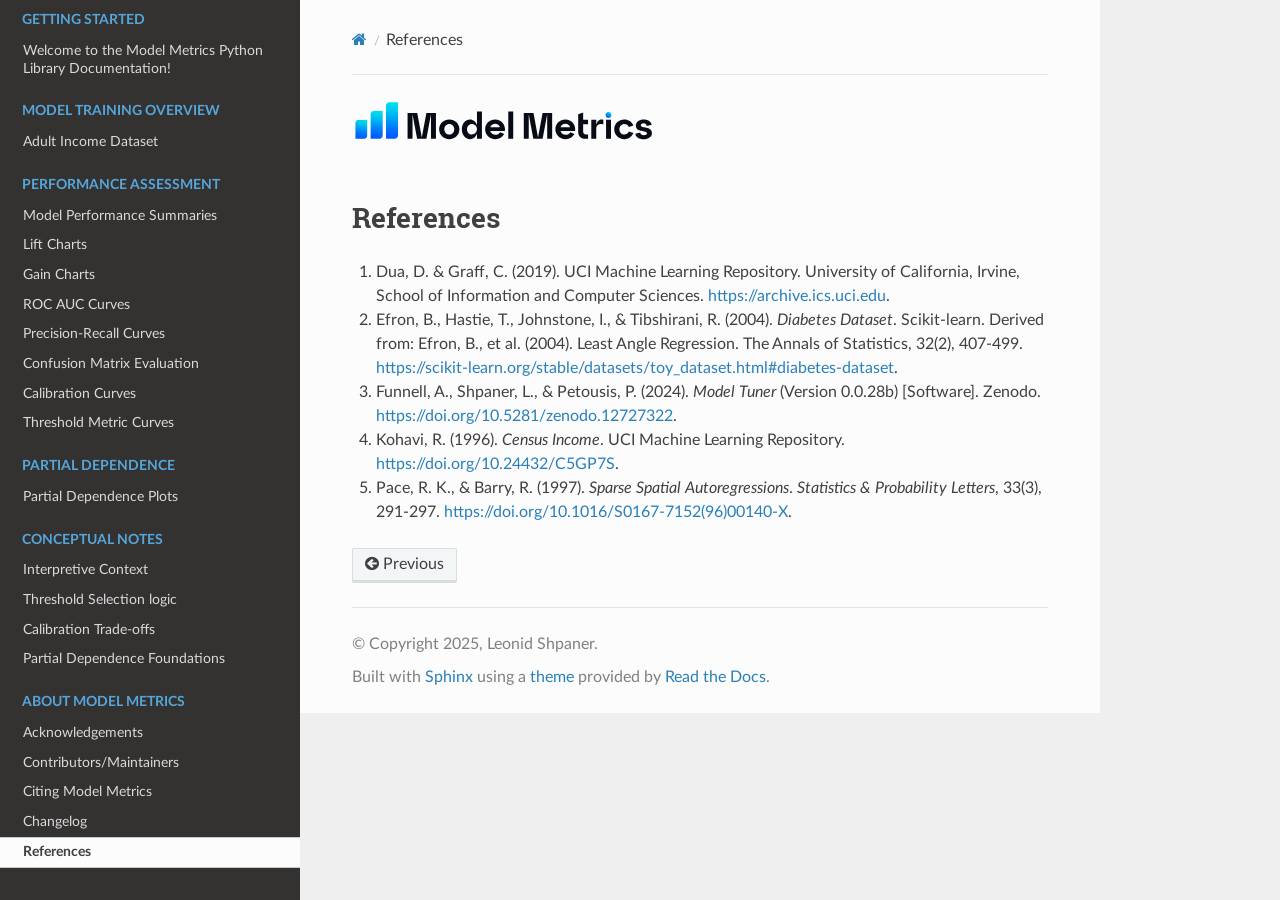
<file: docs/references.html>
<!DOCTYPE html>
<html class="writer-html5" lang="en" >
<head>
  <meta charset="utf-8" /><meta name="generator" content="Docutils 0.18.1: http://docutils.sourceforge.net/" />

  <meta name="viewport" content="width=device-width, initial-scale=1.0" />
  <title>References &mdash; Model Metrics 0.0.3a documentation</title>
      <link rel="stylesheet" href="_static/pygments.css" type="text/css" />
      <link rel="stylesheet" href="_static/css/theme.css" type="text/css" />
      <link rel="stylesheet" href="_static/copybutton.css" type="text/css" />
      <link rel="stylesheet" href="_static/custom.css" type="text/css" />
      <link rel="stylesheet" href="_static/custom.css" type="text/css" />
      <link rel="stylesheet" href="_static/custom.js" type="text/css" />
  <!--[if lt IE 9]>
    <script src="_static/js/html5shiv.min.js"></script>
  <![endif]-->
  
        <script data-url_root="./" id="documentation_options" src="_static/documentation_options.js"></script>
        <script src="_static/jquery.js"></script>
        <script src="_static/underscore.js"></script>
        <script src="_static/_sphinx_javascript_frameworks_compat.js"></script>
        <script src="_static/doctools.js"></script>
        <script src="_static/sphinx_highlight.js"></script>
        <script src="_static/clipboard.min.js"></script>
        <script src="_static/copybutton.js"></script>
        <script src="_static/custom.js"></script>
    <script src="_static/js/theme.js"></script>
    <link rel="index" title="Index" href="genindex.html" />
    <link rel="search" title="Search" href="search.html" />
    <link rel="prev" title="Changelog" href="changelog.html" /> 
</head>

<body class="wy-body-for-nav"> 
  <div class="wy-grid-for-nav">
    <nav data-toggle="wy-nav-shift" class="wy-nav-side">
      <div class="wy-side-scroll">
        <div class="wy-side-nav-search" >

          
          
          <a href="index.html" class="icon icon-home">
            Model Metrics
          </a>
<div role="search">
  <form id="rtd-search-form" class="wy-form" action="search.html" method="get">
    <input type="text" name="q" placeholder="Search docs" aria-label="Search docs" />
    <input type="hidden" name="check_keywords" value="yes" />
    <input type="hidden" name="area" value="default" />
  </form>
</div>
        </div><div class="wy-menu wy-menu-vertical" data-spy="affix" role="navigation" aria-label="Navigation menu">
              <p class="caption" role="heading"><span class="caption-text">Getting Started</span></p>
<ul>
<li class="toctree-l1"><a class="reference internal" href="getting_started.html">Welcome to the Model Metrics Python Library Documentation!</a></li>
</ul>
<p class="caption" role="heading"><span class="caption-text">Model Training Overview</span></p>
<ul>
<li class="toctree-l1"><a class="reference internal" href="model_training.html">Adult Income Dataset</a></li>
</ul>
<p class="caption" role="heading"><span class="caption-text">Performance Assessment</span></p>
<ul>
<li class="toctree-l1"><a class="reference internal" href="performance_assessment.html">Model Performance Summaries</a></li>
<li class="toctree-l1"><a class="reference internal" href="performance_assessment.html#lift-charts">Lift Charts</a></li>
<li class="toctree-l1"><a class="reference internal" href="performance_assessment.html#gain-charts">Gain Charts</a></li>
<li class="toctree-l1"><a class="reference internal" href="performance_assessment.html#roc-auc-curves">ROC AUC Curves</a></li>
<li class="toctree-l1"><a class="reference internal" href="performance_assessment.html#precision-recall-curves">Precision-Recall Curves</a></li>
<li class="toctree-l1"><a class="reference internal" href="performance_assessment.html#confusion-matrix-evaluation">Confusion Matrix Evaluation</a></li>
<li class="toctree-l1"><a class="reference internal" href="performance_assessment.html#calibration-curves">Calibration Curves</a></li>
<li class="toctree-l1"><a class="reference internal" href="performance_assessment.html#threshold-metric-curves">Threshold Metric Curves</a></li>
</ul>
<p class="caption" role="heading"><span class="caption-text">Partial Dependence</span></p>
<ul>
<li class="toctree-l1"><a class="reference internal" href="partial_dependence.html">Partial Dependence Plots</a></li>
</ul>
<p class="caption" role="heading"><span class="caption-text">Conceptual Notes</span></p>
<ul>
<li class="toctree-l1"><a class="reference internal" href="conceptual_notes.html">Interpretive Context</a></li>
<li class="toctree-l1"><a class="reference internal" href="conceptual_notes.html#threshold-selection-logic">Threshold Selection logic</a></li>
<li class="toctree-l1"><a class="reference internal" href="conceptual_notes.html#calibration-trade-offs">Calibration Trade-offs</a></li>
<li class="toctree-l1"><a class="reference internal" href="conceptual_notes.html#partial-dependence-foundations">Partial Dependence Foundations</a></li>
</ul>
<p class="caption" role="heading"><span class="caption-text">About Model Metrics</span></p>
<ul class="current">
<li class="toctree-l1"><a class="reference internal" href="acknowledgements.html">Acknowledgements</a></li>
<li class="toctree-l1"><a class="reference internal" href="contributors.html">Contributors/Maintainers</a></li>
<li class="toctree-l1"><a class="reference internal" href="citations.html">Citing Model Metrics</a></li>
<li class="toctree-l1"><a class="reference internal" href="changelog.html">Changelog</a></li>
<li class="toctree-l1 current"><a class="current reference internal" href="#">References</a></li>
</ul>

        </div>
      </div>
    </nav>

    <section data-toggle="wy-nav-shift" class="wy-nav-content-wrap"><nav class="wy-nav-top" aria-label="Mobile navigation menu" >
          <i data-toggle="wy-nav-top" class="fa fa-bars"></i>
          <a href="index.html">Model Metrics</a>
      </nav>

      <div class="wy-nav-content">
        <div class="rst-content">
          <div role="navigation" aria-label="Page navigation">
  <ul class="wy-breadcrumbs">
      <li><a href="index.html" class="icon icon-home" aria-label="Home"></a></li>
      <li class="breadcrumb-item active">References</li>
      <li class="wy-breadcrumbs-aside">
      </li>
  </ul>
  <hr/>
</div>
          <div role="main" class="document" itemscope="itemscope" itemtype="http://schema.org/Article">
           <div itemprop="articleBody">
             
  <span class="target" id="references"></span><div class="no-click"><a class="reference internal image-reference" href="_images/mm_logo.svg"><img alt="Model Metrics Logo" class="align-left" src="_images/mm_logo.svg" width="300px" /></a>
</div><div style="height: 100px;"></div><section id="id1">
<h1>References<a class="headerlink" href="#id1" title="Permalink to this heading"></a></h1>
<ol class="arabic simple">
<li><p>Dua, D. &amp; Graff, C. (2019). UCI Machine Learning Repository. University of California, Irvine, School of Information and Computer Sciences. <a class="reference external" href="https://archive.ics.uci.edu">https://archive.ics.uci.edu</a>.</p></li>
<li><p>Efron, B., Hastie, T., Johnstone, I., &amp; Tibshirani, R. (2004). <em>Diabetes Dataset</em>. Scikit-learn. Derived from: Efron, B., et al. (2004). Least Angle Regression. The Annals of Statistics, 32(2), 407-499. <a class="reference external" href="https://scikit-learn.org/stable/datasets/toy_dataset.html#diabetes-dataset">https://scikit-learn.org/stable/datasets/toy_dataset.html#diabetes-dataset</a>.</p></li>
<li><p>Funnell, A., Shpaner, L., &amp; Petousis, P. (2024). <em>Model Tuner</em> (Version 0.0.28b) [Software]. Zenodo. <a class="reference external" href="https://doi.org/10.5281/zenodo.12727322">https://doi.org/10.5281/zenodo.12727322</a>.</p></li>
<li><p>Kohavi, R. (1996). <em>Census Income</em>. UCI Machine Learning Repository. <a class="reference external" href="https://doi.org/10.24432/C5GP7S">https://doi.org/10.24432/C5GP7S</a>.</p></li>
<li><p>Pace, R. K., &amp; Barry, R. (1997). <em>Sparse Spatial Autoregressions</em>. <em>Statistics &amp; Probability Letters</em>, 33(3), 291-297. <a class="reference external" href="https://doi.org/10.1016/S0167-7152(96)00140-X">https://doi.org/10.1016/S0167-7152(96)00140-X</a>.</p></li>
</ol>
</section>


           </div>
          </div>
          <footer><div class="rst-footer-buttons" role="navigation" aria-label="Footer">
        <a href="changelog.html" class="btn btn-neutral float-left" title="Changelog" accesskey="p" rel="prev"><span class="fa fa-arrow-circle-left" aria-hidden="true"></span> Previous</a>
    </div>

  <hr/>

  <div role="contentinfo">
    <p>&#169; Copyright 2025, Leonid Shpaner.</p>
  </div>

  Built with <a href="https://www.sphinx-doc.org/">Sphinx</a> using a
    <a href="https://github.com/readthedocs/sphinx_rtd_theme">theme</a>
    provided by <a href="https://readthedocs.org">Read the Docs</a>.
   

</footer>
        </div>
      </div>
    </section>
  </div>
  <script>
      jQuery(function () {
          SphinxRtdTheme.Navigation.enable(true);
      });
  </script> 

</body>
</html>
</file>
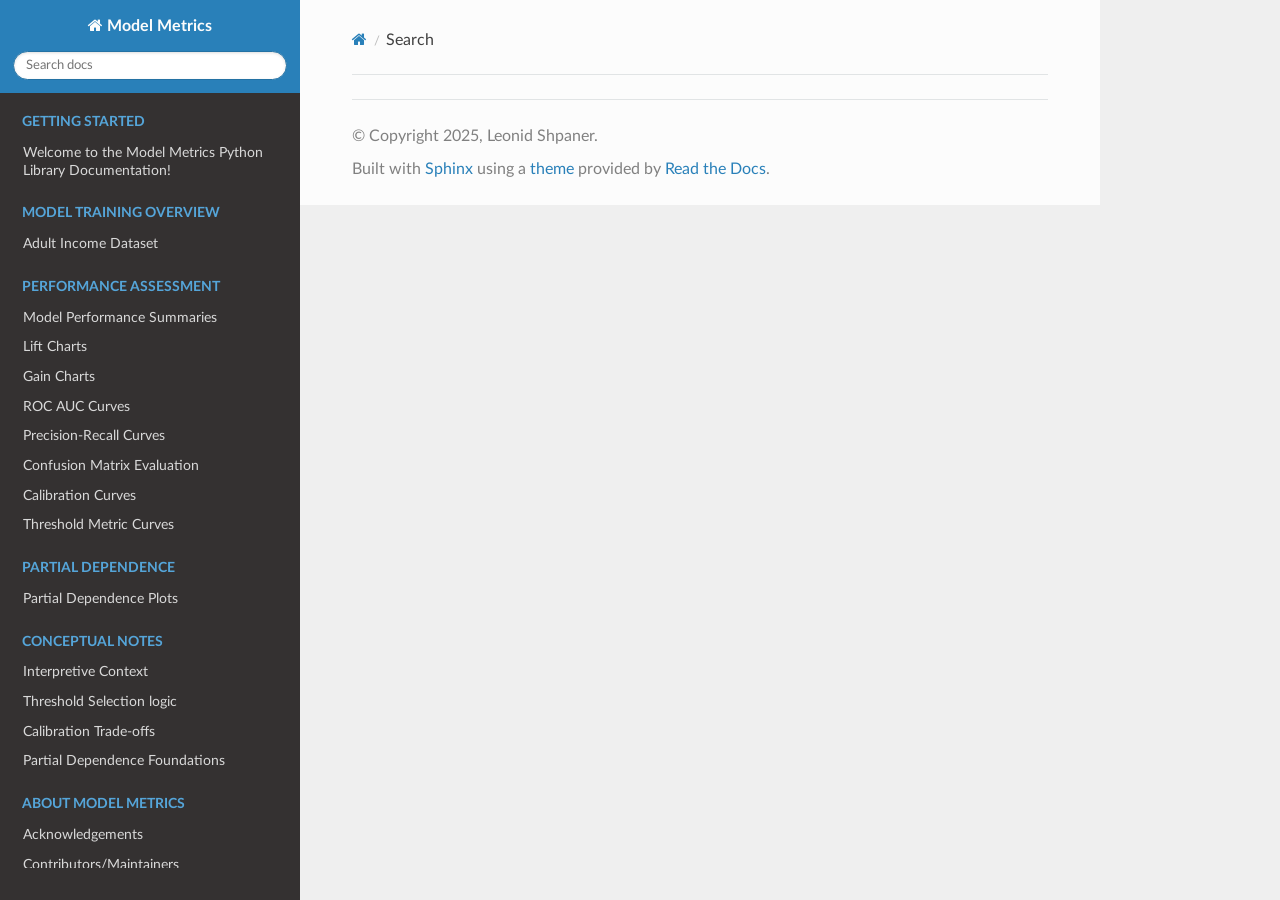
<file: docs/search.html>
<!DOCTYPE html>
<html class="writer-html5" lang="en" >
<head>
  <meta charset="utf-8" />
  <meta name="viewport" content="width=device-width, initial-scale=1.0" />
  <title>Search &mdash; Model Metrics 0.0.3a documentation</title>
      <link rel="stylesheet" href="_static/pygments.css" type="text/css" />
      <link rel="stylesheet" href="_static/css/theme.css" type="text/css" />
      <link rel="stylesheet" href="_static/copybutton.css" type="text/css" />
      <link rel="stylesheet" href="_static/custom.css" type="text/css" />
      <link rel="stylesheet" href="_static/custom.css" type="text/css" />
      <link rel="stylesheet" href="_static/custom.js" type="text/css" />
    
  <!--[if lt IE 9]>
    <script src="_static/js/html5shiv.min.js"></script>
  <![endif]-->
  
        <script data-url_root="./" id="documentation_options" src="_static/documentation_options.js"></script>
        <script src="_static/jquery.js"></script>
        <script src="_static/underscore.js"></script>
        <script src="_static/_sphinx_javascript_frameworks_compat.js"></script>
        <script src="_static/doctools.js"></script>
        <script src="_static/sphinx_highlight.js"></script>
        <script src="_static/clipboard.min.js"></script>
        <script src="_static/copybutton.js"></script>
        <script src="_static/custom.js"></script>
    <script src="_static/js/theme.js"></script>
    <script src="_static/searchtools.js"></script>
    <script src="_static/language_data.js"></script>
    <link rel="index" title="Index" href="genindex.html" />
    <link rel="search" title="Search" href="#" /> 
</head>

<body class="wy-body-for-nav"> 
  <div class="wy-grid-for-nav">
    <nav data-toggle="wy-nav-shift" class="wy-nav-side">
      <div class="wy-side-scroll">
        <div class="wy-side-nav-search" >

          
          
          <a href="index.html" class="icon icon-home">
            Model Metrics
          </a>
<div role="search">
  <form id="rtd-search-form" class="wy-form" action="#" method="get">
    <input type="text" name="q" placeholder="Search docs" aria-label="Search docs" />
    <input type="hidden" name="check_keywords" value="yes" />
    <input type="hidden" name="area" value="default" />
  </form>
</div>
        </div><div class="wy-menu wy-menu-vertical" data-spy="affix" role="navigation" aria-label="Navigation menu">
              <p class="caption" role="heading"><span class="caption-text">Getting Started</span></p>
<ul>
<li class="toctree-l1"><a class="reference internal" href="getting_started.html">Welcome to the Model Metrics Python Library Documentation!</a></li>
</ul>
<p class="caption" role="heading"><span class="caption-text">Model Training Overview</span></p>
<ul>
<li class="toctree-l1"><a class="reference internal" href="model_training.html">Adult Income Dataset</a></li>
</ul>
<p class="caption" role="heading"><span class="caption-text">Performance Assessment</span></p>
<ul>
<li class="toctree-l1"><a class="reference internal" href="performance_assessment.html">Model Performance Summaries</a></li>
<li class="toctree-l1"><a class="reference internal" href="performance_assessment.html#lift-charts">Lift Charts</a></li>
<li class="toctree-l1"><a class="reference internal" href="performance_assessment.html#gain-charts">Gain Charts</a></li>
<li class="toctree-l1"><a class="reference internal" href="performance_assessment.html#roc-auc-curves">ROC AUC Curves</a></li>
<li class="toctree-l1"><a class="reference internal" href="performance_assessment.html#precision-recall-curves">Precision-Recall Curves</a></li>
<li class="toctree-l1"><a class="reference internal" href="performance_assessment.html#confusion-matrix-evaluation">Confusion Matrix Evaluation</a></li>
<li class="toctree-l1"><a class="reference internal" href="performance_assessment.html#calibration-curves">Calibration Curves</a></li>
<li class="toctree-l1"><a class="reference internal" href="performance_assessment.html#threshold-metric-curves">Threshold Metric Curves</a></li>
</ul>
<p class="caption" role="heading"><span class="caption-text">Partial Dependence</span></p>
<ul>
<li class="toctree-l1"><a class="reference internal" href="partial_dependence.html">Partial Dependence Plots</a></li>
</ul>
<p class="caption" role="heading"><span class="caption-text">Conceptual Notes</span></p>
<ul>
<li class="toctree-l1"><a class="reference internal" href="conceptual_notes.html">Interpretive Context</a></li>
<li class="toctree-l1"><a class="reference internal" href="conceptual_notes.html#threshold-selection-logic">Threshold Selection logic</a></li>
<li class="toctree-l1"><a class="reference internal" href="conceptual_notes.html#calibration-trade-offs">Calibration Trade-offs</a></li>
<li class="toctree-l1"><a class="reference internal" href="conceptual_notes.html#partial-dependence-foundations">Partial Dependence Foundations</a></li>
</ul>
<p class="caption" role="heading"><span class="caption-text">About Model Metrics</span></p>
<ul>
<li class="toctree-l1"><a class="reference internal" href="acknowledgements.html">Acknowledgements</a></li>
<li class="toctree-l1"><a class="reference internal" href="contributors.html">Contributors/Maintainers</a></li>
<li class="toctree-l1"><a class="reference internal" href="citations.html">Citing Model Metrics</a></li>
<li class="toctree-l1"><a class="reference internal" href="changelog.html">Changelog</a></li>
<li class="toctree-l1"><a class="reference internal" href="references.html">References</a></li>
</ul>

        </div>
      </div>
    </nav>

    <section data-toggle="wy-nav-shift" class="wy-nav-content-wrap"><nav class="wy-nav-top" aria-label="Mobile navigation menu" >
          <i data-toggle="wy-nav-top" class="fa fa-bars"></i>
          <a href="index.html">Model Metrics</a>
      </nav>

      <div class="wy-nav-content">
        <div class="rst-content">
          <div role="navigation" aria-label="Page navigation">
  <ul class="wy-breadcrumbs">
      <li><a href="index.html" class="icon icon-home" aria-label="Home"></a></li>
      <li class="breadcrumb-item active">Search</li>
      <li class="wy-breadcrumbs-aside">
      </li>
  </ul>
  <hr/>
</div>
          <div role="main" class="document" itemscope="itemscope" itemtype="http://schema.org/Article">
           <div itemprop="articleBody">
             
  <noscript>
  <div id="fallback" class="admonition warning">
    <p class="last">
      Please activate JavaScript to enable the search functionality.
    </p>
  </div>
  </noscript>

  
  <div id="search-results">
  
  </div>

           </div>
          </div>
          <footer>

  <hr/>

  <div role="contentinfo">
    <p>&#169; Copyright 2025, Leonid Shpaner.</p>
  </div>

  Built with <a href="https://www.sphinx-doc.org/">Sphinx</a> using a
    <a href="https://github.com/readthedocs/sphinx_rtd_theme">theme</a>
    provided by <a href="https://readthedocs.org">Read the Docs</a>.
   

</footer>
        </div>
      </div>
    </section>
  </div>
  <script>
      jQuery(function () {
          SphinxRtdTheme.Navigation.enable(true);
      });
  </script>
  <script>
    jQuery(function() { Search.loadIndex("searchindex.js"); });
  </script>
  
  <script id="searchindexloader"></script>
   


</body>
</html>
</file>
<file: docs/_static/pygments.css>
pre { line-height: 125%; }
td.linenos .normal { color: inherit; background-color: transparent; padding-left: 5px; padding-right: 5px; }
span.linenos { color: inherit; background-color: transparent; padding-left: 5px; padding-right: 5px; }
td.linenos .special { color: #000000; background-color: #ffffc0; padding-left: 5px; padding-right: 5px; }
span.linenos.special { color: #000000; background-color: #ffffc0; padding-left: 5px; padding-right: 5px; }
.highlight .hll { background-color: #ffffcc }
.highlight { background: #f8f8f8; }
.highlight .c { color: #3D7B7B; font-style: italic } /* Comment */
.highlight .err { border: 1px solid #F00 } /* Error */
.highlight .k { color: #008000; font-weight: bold } /* Keyword */
.highlight .o { color: #666 } /* Operator */
.highlight .ch { color: #3D7B7B; font-style: italic } /* Comment.Hashbang */
.highlight .cm { color: #3D7B7B; font-style: italic } /* Comment.Multiline */
.highlight .cp { color: #9C6500 } /* Comment.Preproc */
.highlight .cpf { color: #3D7B7B; font-style: italic } /* Comment.PreprocFile */
.highlight .c1 { color: #3D7B7B; font-style: italic } /* Comment.Single */
.highlight .cs { color: #3D7B7B; font-style: italic } /* Comment.Special */
.highlight .gd { color: #A00000 } /* Generic.Deleted */
.highlight .ge { font-style: italic } /* Generic.Emph */
.highlight .ges { font-weight: bold; font-style: italic } /* Generic.EmphStrong */
.highlight .gr { color: #E40000 } /* Generic.Error */
.highlight .gh { color: #000080; font-weight: bold } /* Generic.Heading */
.highlight .gi { color: #008400 } /* Generic.Inserted */
.highlight .go { color: #717171 } /* Generic.Output */
.highlight .gp { color: #000080; font-weight: bold } /* Generic.Prompt */
.highlight .gs { font-weight: bold } /* Generic.Strong */
.highlight .gu { color: #800080; font-weight: bold } /* Generic.Subheading */
.highlight .gt { color: #04D } /* Generic.Traceback */
.highlight .kc { color: #008000; font-weight: bold } /* Keyword.Constant */
.highlight .kd { color: #008000; font-weight: bold } /* Keyword.Declaration */
.highlight .kn { color: #008000; font-weight: bold } /* Keyword.Namespace */
.highlight .kp { color: #008000 } /* Keyword.Pseudo */
.highlight .kr { color: #008000; font-weight: bold } /* Keyword.Reserved */
.highlight .kt { color: #B00040 } /* Keyword.Type */
.highlight .m { color: #666 } /* Literal.Number */
.highlight .s { color: #BA2121 } /* Literal.String */
.highlight .na { color: #687822 } /* Name.Attribute */
.highlight .nb { color: #008000 } /* Name.Builtin */
.highlight .nc { color: #00F; font-weight: bold } /* Name.Class */
.highlight .no { color: #800 } /* Name.Constant */
.highlight .nd { color: #A2F } /* Name.Decorator */
.highlight .ni { color: #717171; font-weight: bold } /* Name.Entity */
.highlight .ne { color: #CB3F38; font-weight: bold } /* Name.Exception */
.highlight .nf { color: #00F } /* Name.Function */
.highlight .nl { color: #767600 } /* Name.Label */
.highlight .nn { color: #00F; font-weight: bold } /* Name.Namespace */
.highlight .nt { color: #008000; font-weight: bold } /* Name.Tag */
.highlight .nv { color: #19177C } /* Name.Variable */
.highlight .ow { color: #A2F; font-weight: bold } /* Operator.Word */
.highlight .w { color: #BBB } /* Text.Whitespace */
.highlight .mb { color: #666 } /* Literal.Number.Bin */
.highlight .mf { color: #666 } /* Literal.Number.Float */
.highlight .mh { color: #666 } /* Literal.Number.Hex */
.highlight .mi { color: #666 } /* Literal.Number.Integer */
.highlight .mo { color: #666 } /* Literal.Number.Oct */
.highlight .sa { color: #BA2121 } /* Literal.String.Affix */
.highlight .sb { color: #BA2121 } /* Literal.String.Backtick */
.highlight .sc { color: #BA2121 } /* Literal.String.Char */
.highlight .dl { color: #BA2121 } /* Literal.String.Delimiter */
.highlight .sd { color: #BA2121; font-style: italic } /* Literal.String.Doc */
.highlight .s2 { color: #BA2121 } /* Literal.String.Double */
.highlight .se { color: #AA5D1F; font-weight: bold } /* Literal.String.Escape */
.highlight .sh { color: #BA2121 } /* Literal.String.Heredoc */
.highlight .si { color: #A45A77; font-weight: bold } /* Literal.String.Interpol */
.highlight .sx { color: #008000 } /* Literal.String.Other */
.highlight .sr { color: #A45A77 } /* Literal.String.Regex */
.highlight .s1 { color: #BA2121 } /* Literal.String.Single */
.highlight .ss { color: #19177C } /* Literal.String.Symbol */
.highlight .bp { color: #008000 } /* Name.Builtin.Pseudo */
.highlight .fm { color: #00F } /* Name.Function.Magic */
.highlight .vc { color: #19177C } /* Name.Variable.Class */
.highlight .vg { color: #19177C } /* Name.Variable.Global */
.highlight .vi { color: #19177C } /* Name.Variable.Instance */
.highlight .vm { color: #19177C } /* Name.Variable.Magic */
.highlight .il { color: #666 } /* Literal.Number.Integer.Long */
</file>
<file: docs/_static/css/theme.css>
html{box-sizing:border-box}*,:after,:before{box-sizing:inherit}article,aside,details,figcaption,figure,footer,header,hgroup,nav,section{display:block}audio,canvas,video{display:inline-block;*display:inline;*zoom:1}[hidden],audio:not([controls]){display:none}*{-webkit-box-sizing:border-box;-moz-box-sizing:border-box;box-sizing:border-box}html{font-size:100%;-webkit-text-size-adjust:100%;-ms-text-size-adjust:100%}body{margin:0}a:active,a:hover{outline:0}abbr[title]{border-bottom:1px dotted}b,strong{font-weight:700}blockquote{margin:0}dfn{font-style:italic}ins{background:#ff9;text-decoration:none}ins,mark{color:#000}mark{background:#ff0;font-style:italic;font-weight:700}.rst-content code,.rst-content tt,code,kbd,pre,samp{font-family:monospace,serif;_font-family:courier new,monospace;font-size:1em}pre{white-space:pre}q{quotes:none}q:after,q:before{content:"";content:none}small{font-size:85%}sub,sup{font-size:75%;line-height:0;position:relative;vertical-align:baseline}sup{top:-.5em}sub{bottom:-.25em}dl,ol,ul{margin:0;padding:0;list-style:none;list-style-image:none}li{list-style:none}dd{margin:0}img{border:0;-ms-interpolation-mode:bicubic;vertical-align:middle;max-width:100%}svg:not(:root){overflow:hidden}figure,form{margin:0}label{cursor:pointer}button,input,select,textarea{font-size:100%;margin:0;vertical-align:baseline;*vertical-align:middle}button,input{line-height:normal}button,input[type=button],input[type=reset],input[type=submit]{cursor:pointer;-webkit-appearance:button;*overflow:visible}button[disabled],input[disabled]{cursor:default}input[type=search]{-webkit-appearance:textfield;-moz-box-sizing:content-box;-webkit-box-sizing:content-box;box-sizing:content-box}textarea{resize:vertical}table{border-collapse:collapse;border-spacing:0}td{vertical-align:top}.chromeframe{margin:.2em 0;background:#ccc;color:#000;padding:.2em 0}.ir{display:block;border:0;text-indent:-999em;overflow:hidden;background-color:transparent;background-repeat:no-repeat;text-align:left;direction:ltr;*line-height:0}.ir br{display:none}.hidden{display:none!important;visibility:hidden}.visuallyhidden{border:0;clip:rect(0 0 0 0);height:1px;margin:-1px;overflow:hidden;padding:0;position:absolute;width:1px}.visuallyhidden.focusable:active,.visuallyhidden.focusable:focus{clip:auto;height:auto;margin:0;overflow:visible;position:static;width:auto}.invisible{visibility:hidden}.relative{position:relative}big,small{font-size:100%}@media print{body,html,section{background:none!important}*{box-shadow:none!important;text-shadow:none!important;filter:none!important;-ms-filter:none!important}a,a:visited{text-decoration:underline}.ir a:after,a[href^="#"]:after,a[href^="javascript:"]:after{content:""}blockquote,pre{page-break-inside:avoid}thead{display:table-header-group}img,tr{page-break-inside:avoid}img{max-width:100%!important}@page{margin:.5cm}.rst-content .toctree-wrapper>p.caption,h2,h3,p{orphans:3;widows:3}.rst-content .toctree-wrapper>p.caption,h2,h3{page-break-after:avoid}}.btn,.fa:before,.icon:before,.rst-content .admonition,.rst-content .admonition-title:before,.rst-content .admonition-todo,.rst-content .attention,.rst-content .caution,.rst-content .code-block-caption .headerlink:before,.rst-content .danger,.rst-content .eqno .headerlink:before,.rst-content .error,.rst-content .hint,.rst-content .important,.rst-content .note,.rst-content .seealso,.rst-content .tip,.rst-content .warning,.rst-content code.download span:first-child:before,.rst-content dl dt .headerlink:before,.rst-content h1 .headerlink:before,.rst-content h2 .headerlink:before,.rst-content h3 .headerlink:before,.rst-content h4 .headerlink:before,.rst-content h5 .headerlink:before,.rst-content h6 .headerlink:before,.rst-content p.caption .headerlink:before,.rst-content p .headerlink:before,.rst-content table>caption .headerlink:before,.rst-content tt.download span:first-child:before,.wy-alert,.wy-dropdown .caret:before,.wy-inline-validate.wy-inline-validate-danger .wy-input-context:before,.wy-inline-validate.wy-inline-validate-info .wy-input-context:before,.wy-inline-validate.wy-inline-validate-success .wy-input-context:before,.wy-inline-validate.wy-inline-validate-warning .wy-input-context:before,.wy-menu-vertical li.current>a button.toctree-expand:before,.wy-menu-vertical li.on a button.toctree-expand:before,.wy-menu-vertical li button.toctree-expand:before,input[type=color],input[type=date],input[type=datetime-local],input[type=datetime],input[type=email],input[type=month],input[type=number],input[type=password],input[type=search],input[type=tel],input[type=text],input[type=time],input[type=url],input[type=week],select,textarea{-webkit-font-smoothing:antialiased}.clearfix{*zoom:1}.clearfix:after,.clearfix:before{display:table;content:""}.clearfix:after{clear:both}/*!
 *  Font Awesome 4.7.0 by @davegandy - http://fontawesome.io - @fontawesome
 *  License - http://fontawesome.io/license (Font: SIL OFL 1.1, CSS: MIT License)
 */@font-face{font-family:FontAwesome;src:url(fonts/fontawesome-webfont.eot?674f50d287a8c48dc19ba404d20fe713);src:url(fonts/fontawesome-webfont.eot?674f50d287a8c48dc19ba404d20fe713?#iefix&v=4.7.0) format("embedded-opentype"),url(fonts/fontawesome-webfont.woff2?af7ae505a9eed503f8b8e6982036873e) format("woff2"),url(fonts/fontawesome-webfont.woff?fee66e712a8a08eef5805a46892932ad) format("woff"),url(fonts/fontawesome-webfont.ttf?b06871f281fee6b241d60582ae9369b9) format("truetype"),url(fonts/fontawesome-webfont.svg?912ec66d7572ff821749319396470bde#fontawesomeregular) format("svg");font-weight:400;font-style:normal}.fa,.icon,.rst-content .admonition-title,.rst-content .code-block-caption .headerlink,.rst-content .eqno .headerlink,.rst-content code.download span:first-child,.rst-content dl dt .headerlink,.rst-content h1 .headerlink,.rst-content h2 .headerlink,.rst-content h3 .headerlink,.rst-content h4 .headerlink,.rst-content h5 .headerlink,.rst-content h6 .headerlink,.rst-content p.caption .headerlink,.rst-content p .headerlink,.rst-content table>caption .headerlink,.rst-content tt.download span:first-child,.wy-menu-vertical li.current>a button.toctree-expand,.wy-menu-vertical li.on a button.toctree-expand,.wy-menu-vertical li button.toctree-expand{display:inline-block;font:normal normal normal 14px/1 FontAwesome;font-size:inherit;text-rendering:auto;-webkit-font-smoothing:antialiased;-moz-osx-font-smoothing:grayscale}.fa-lg{font-size:1.33333em;line-height:.75em;vertical-align:-15%}.fa-2x{font-size:2em}.fa-3x{font-size:3em}.fa-4x{font-size:4em}.fa-5x{font-size:5em}.fa-fw{width:1.28571em;text-align:center}.fa-ul{padding-left:0;margin-left:2.14286em;list-style-type:none}.fa-ul>li{position:relative}.fa-li{position:absolute;left:-2.14286em;width:2.14286em;top:.14286em;text-align:center}.fa-li.fa-lg{left:-1.85714em}.fa-border{padding:.2em .25em .15em;border:.08em solid #eee;border-radius:.1em}.fa-pull-left{float:left}.fa-pull-right{float:right}.fa-pull-left.icon,.fa.fa-pull-left,.rst-content .code-block-caption .fa-pull-left.headerlink,.rst-content .eqno .fa-pull-left.headerlink,.rst-content .fa-pull-left.admonition-title,.rst-content code.download span.fa-pull-left:first-child,.rst-content dl dt .fa-pull-left.headerlink,.rst-content h1 .fa-pull-left.headerlink,.rst-content h2 .fa-pull-left.headerlink,.rst-content h3 .fa-pull-left.headerlink,.rst-content h4 .fa-pull-left.headerlink,.rst-content h5 .fa-pull-left.headerlink,.rst-content h6 .fa-pull-left.headerlink,.rst-content p .fa-pull-left.headerlink,.rst-content table>caption .fa-pull-left.headerlink,.rst-content tt.download span.fa-pull-left:first-child,.wy-menu-vertical li.current>a button.fa-pull-left.toctree-expand,.wy-menu-vertical li.on a button.fa-pull-left.toctree-expand,.wy-menu-vertical li button.fa-pull-left.toctree-expand{margin-right:.3em}.fa-pull-right.icon,.fa.fa-pull-right,.rst-content .code-block-caption .fa-pull-right.headerlink,.rst-content .eqno .fa-pull-right.headerlink,.rst-content .fa-pull-right.admonition-title,.rst-content code.download span.fa-pull-right:first-child,.rst-content dl dt .fa-pull-right.headerlink,.rst-content h1 .fa-pull-right.headerlink,.rst-content h2 .fa-pull-right.headerlink,.rst-content h3 .fa-pull-right.headerlink,.rst-content h4 .fa-pull-right.headerlink,.rst-content h5 .fa-pull-right.headerlink,.rst-content h6 .fa-pull-right.headerlink,.rst-content p .fa-pull-right.headerlink,.rst-content table>caption .fa-pull-right.headerlink,.rst-content tt.download span.fa-pull-right:first-child,.wy-menu-vertical li.current>a button.fa-pull-right.toctree-expand,.wy-menu-vertical li.on a button.fa-pull-right.toctree-expand,.wy-menu-vertical li button.fa-pull-right.toctree-expand{margin-left:.3em}.pull-right{float:right}.pull-left{float:left}.fa.pull-left,.pull-left.icon,.rst-content .code-block-caption .pull-left.headerlink,.rst-content .eqno .pull-left.headerlink,.rst-content .pull-left.admonition-title,.rst-content code.download span.pull-left:first-child,.rst-content dl dt .pull-left.headerlink,.rst-content h1 .pull-left.headerlink,.rst-content h2 .pull-left.headerlink,.rst-content h3 .pull-left.headerlink,.rst-content h4 .pull-left.headerlink,.rst-content h5 .pull-left.headerlink,.rst-content h6 .pull-left.headerlink,.rst-content p .pull-left.headerlink,.rst-content table>caption .pull-left.headerlink,.rst-content tt.download span.pull-left:first-child,.wy-menu-vertical li.current>a button.pull-left.toctree-expand,.wy-menu-vertical li.on a button.pull-left.toctree-expand,.wy-menu-vertical li button.pull-left.toctree-expand{margin-right:.3em}.fa.pull-right,.pull-right.icon,.rst-content .code-block-caption .pull-right.headerlink,.rst-content .eqno .pull-right.headerlink,.rst-content .pull-right.admonition-title,.rst-content code.download span.pull-right:first-child,.rst-content dl dt .pull-right.headerlink,.rst-content h1 .pull-right.headerlink,.rst-content h2 .pull-right.headerlink,.rst-content h3 .pull-right.headerlink,.rst-content h4 .pull-right.headerlink,.rst-content h5 .pull-right.headerlink,.rst-content h6 .pull-right.headerlink,.rst-content p .pull-right.headerlink,.rst-content table>caption .pull-right.headerlink,.rst-content tt.download span.pull-right:first-child,.wy-menu-vertical li.current>a button.pull-right.toctree-expand,.wy-menu-vertical li.on a button.pull-right.toctree-expand,.wy-menu-vertical li button.pull-right.toctree-expand{margin-left:.3em}.fa-spin{-webkit-animation:fa-spin 2s linear infinite;animation:fa-spin 2s linear infinite}.fa-pulse{-webkit-animation:fa-spin 1s steps(8) infinite;animation:fa-spin 1s steps(8) infinite}@-webkit-keyframes fa-spin{0%{-webkit-transform:rotate(0deg);transform:rotate(0deg)}to{-webkit-transform:rotate(359deg);transform:rotate(359deg)}}@keyframes fa-spin{0%{-webkit-transform:rotate(0deg);transform:rotate(0deg)}to{-webkit-transform:rotate(359deg);transform:rotate(359deg)}}.fa-rotate-90{-ms-filter:"progid:DXImageTransform.Microsoft.BasicImage(rotation=1)";-webkit-transform:rotate(90deg);-ms-transform:rotate(90deg);transform:rotate(90deg)}.fa-rotate-180{-ms-filter:"progid:DXImageTransform.Microsoft.BasicImage(rotation=2)";-webkit-transform:rotate(180deg);-ms-transform:rotate(180deg);transform:rotate(180deg)}.fa-rotate-270{-ms-filter:"progid:DXImageTransform.Microsoft.BasicImage(rotation=3)";-webkit-transform:rotate(270deg);-ms-transform:rotate(270deg);transform:rotate(270deg)}.fa-flip-horizontal{-ms-filter:"progid:DXImageTransform.Microsoft.BasicImage(rotation=0, mirror=1)";-webkit-transform:scaleX(-1);-ms-transform:scaleX(-1);transform:scaleX(-1)}.fa-flip-vertical{-ms-filter:"progid:DXImageTransform.Microsoft.BasicImage(rotation=2, mirror=1)";-webkit-transform:scaleY(-1);-ms-transform:scaleY(-1);transform:scaleY(-1)}:root .fa-flip-horizontal,:root .fa-flip-vertical,:root .fa-rotate-90,:root .fa-rotate-180,:root .fa-rotate-270{filter:none}.fa-stack{position:relative;display:inline-block;width:2em;height:2em;line-height:2em;vertical-align:middle}.fa-stack-1x,.fa-stack-2x{position:absolute;left:0;width:100%;text-align:center}.fa-stack-1x{line-height:inherit}.fa-stack-2x{font-size:2em}.fa-inverse{color:#fff}.fa-glass:before{content:""}.fa-music:before{content:""}.fa-search:before,.icon-search:before{content:""}.fa-envelope-o:before{content:""}.fa-heart:before{content:""}.fa-star:before{content:""}.fa-star-o:before{content:""}.fa-user:before{content:""}.fa-film:before{content:""}.fa-th-large:before{content:""}.fa-th:before{content:""}.fa-th-list:before{content:""}.fa-check:before{content:""}.fa-close:before,.fa-remove:before,.fa-times:before{content:""}.fa-search-plus:before{content:""}.fa-search-minus:before{content:""}.fa-power-off:before{content:""}.fa-signal:before{content:""}.fa-cog:before,.fa-gear:before{content:""}.fa-trash-o:before{content:""}.fa-home:before,.icon-home:before{content:""}.fa-file-o:before{content:""}.fa-clock-o:before{content:""}.fa-road:before{content:""}.fa-download:before,.rst-content code.download span:first-child:before,.rst-content tt.download span:first-child:before{content:""}.fa-arrow-circle-o-down:before{content:""}.fa-arrow-circle-o-up:before{content:""}.fa-inbox:before{content:""}.fa-play-circle-o:before{content:""}.fa-repeat:before,.fa-rotate-right:before{content:""}.fa-refresh:before{content:""}.fa-list-alt:before{content:""}.fa-lock:before{content:""}.fa-flag:before{content:""}.fa-headphones:before{content:""}.fa-volume-off:before{content:""}.fa-volume-down:before{content:""}.fa-volume-up:before{content:""}.fa-qrcode:before{content:""}.fa-barcode:before{content:""}.fa-tag:before{content:""}.fa-tags:before{content:""}.fa-book:before,.icon-book:before{content:""}.fa-bookmark:before{content:""}.fa-print:before{content:""}.fa-camera:before{content:""}.fa-font:before{content:""}.fa-bold:before{content:""}.fa-italic:before{content:""}.fa-text-height:before{content:""}.fa-text-width:before{content:""}.fa-align-left:before{content:""}.fa-align-center:before{content:""}.fa-align-right:before{content:""}.fa-align-justify:before{content:""}.fa-list:before{content:""}.fa-dedent:before,.fa-outdent:before{content:""}.fa-indent:before{content:""}.fa-video-camera:before{content:""}.fa-image:before,.fa-photo:before,.fa-picture-o:before{content:""}.fa-pencil:before{content:""}.fa-map-marker:before{content:""}.fa-adjust:before{content:""}.fa-tint:before{content:""}.fa-edit:before,.fa-pencil-square-o:before{content:""}.fa-share-square-o:before{content:""}.fa-check-square-o:before{content:""}.fa-arrows:before{content:""}.fa-step-backward:before{content:""}.fa-fast-backward:before{content:""}.fa-backward:before{content:""}.fa-play:before{content:""}.fa-pause:before{content:""}.fa-stop:before{content:""}.fa-forward:before{content:""}.fa-fast-forward:before{content:""}.fa-step-forward:before{content:""}.fa-eject:before{content:""}.fa-chevron-left:before{content:""}.fa-chevron-right:before{content:""}.fa-plus-circle:before{content:""}.fa-minus-circle:before{content:""}.fa-times-circle:before,.wy-inline-validate.wy-inline-validate-danger .wy-input-context:before{content:""}.fa-check-circle:before,.wy-inline-validate.wy-inline-validate-success .wy-input-context:before{content:""}.fa-question-circle:before{content:""}.fa-info-circle:before{content:""}.fa-crosshairs:before{content:""}.fa-times-circle-o:before{content:""}.fa-check-circle-o:before{content:""}.fa-ban:before{content:""}.fa-arrow-left:before{content:""}.fa-arrow-right:before{content:""}.fa-arrow-up:before{content:""}.fa-arrow-down:before{content:""}.fa-mail-forward:before,.fa-share:before{content:""}.fa-expand:before{content:""}.fa-compress:before{content:""}.fa-plus:before{content:""}.fa-minus:before{content:""}.fa-asterisk:before{content:""}.fa-exclamation-circle:before,.rst-content .admonition-title:before,.wy-inline-validate.wy-inline-validate-info .wy-input-context:before,.wy-inline-validate.wy-inline-validate-warning .wy-input-context:before{content:""}.fa-gift:before{content:""}.fa-leaf:before{content:""}.fa-fire:before,.icon-fire:before{content:""}.fa-eye:before{content:""}.fa-eye-slash:before{content:""}.fa-exclamation-triangle:before,.fa-warning:before{content:""}.fa-plane:before{content:""}.fa-calendar:before{content:""}.fa-random:before{content:""}.fa-comment:before{content:""}.fa-magnet:before{content:""}.fa-chevron-up:before{content:""}.fa-chevron-down:before{content:""}.fa-retweet:before{content:""}.fa-shopping-cart:before{content:""}.fa-folder:before{content:""}.fa-folder-open:before{content:""}.fa-arrows-v:before{content:""}.fa-arrows-h:before{content:""}.fa-bar-chart-o:before,.fa-bar-chart:before{content:""}.fa-twitter-square:before{content:""}.fa-facebook-square:before{content:""}.fa-camera-retro:before{content:""}.fa-key:before{content:""}.fa-cogs:before,.fa-gears:before{content:""}.fa-comments:before{content:""}.fa-thumbs-o-up:before{content:""}.fa-thumbs-o-down:before{content:""}.fa-star-half:before{content:""}.fa-heart-o:before{content:""}.fa-sign-out:before{content:""}.fa-linkedin-square:before{content:""}.fa-thumb-tack:before{content:""}.fa-external-link:before{content:""}.fa-sign-in:before{content:""}.fa-trophy:before{content:""}.fa-github-square:before{content:""}.fa-upload:before{content:""}.fa-lemon-o:before{content:""}.fa-phone:before{content:""}.fa-square-o:before{content:""}.fa-bookmark-o:before{content:""}.fa-phone-square:before{content:""}.fa-twitter:before{content:""}.fa-facebook-f:before,.fa-facebook:before{content:""}.fa-github:before,.icon-github:before{content:""}.fa-unlock:before{content:""}.fa-credit-card:before{content:""}.fa-feed:before,.fa-rss:before{content:""}.fa-hdd-o:before{content:""}.fa-bullhorn:before{content:""}.fa-bell:before{content:""}.fa-certificate:before{content:""}.fa-hand-o-right:before{content:""}.fa-hand-o-left:before{content:""}.fa-hand-o-up:before{content:""}.fa-hand-o-down:before{content:""}.fa-arrow-circle-left:before,.icon-circle-arrow-left:before{content:""}.fa-arrow-circle-right:before,.icon-circle-arrow-right:before{content:""}.fa-arrow-circle-up:before{content:""}.fa-arrow-circle-down:before{content:""}.fa-globe:before{content:""}.fa-wrench:before{content:""}.fa-tasks:before{content:""}.fa-filter:before{content:""}.fa-briefcase:before{content:""}.fa-arrows-alt:before{content:""}.fa-group:before,.fa-users:before{content:""}.fa-chain:before,.fa-link:before,.icon-link:before{content:""}.fa-cloud:before{content:""}.fa-flask:before{content:""}.fa-cut:before,.fa-scissors:before{content:""}.fa-copy:before,.fa-files-o:before{content:""}.fa-paperclip:before{content:""}.fa-floppy-o:before,.fa-save:before{content:""}.fa-square:before{content:""}.fa-bars:before,.fa-navicon:before,.fa-reorder:before{content:""}.fa-list-ul:before{content:""}.fa-list-ol:before{content:""}.fa-strikethrough:before{content:""}.fa-underline:before{content:""}.fa-table:before{content:""}.fa-magic:before{content:""}.fa-truck:before{content:""}.fa-pinterest:before{content:""}.fa-pinterest-square:before{content:""}.fa-google-plus-square:before{content:""}.fa-google-plus:before{content:""}.fa-money:before{content:""}.fa-caret-down:before,.icon-caret-down:before,.wy-dropdown .caret:before{content:""}.fa-caret-up:before{content:""}.fa-caret-left:before{content:""}.fa-caret-right:before{content:""}.fa-columns:before{content:""}.fa-sort:before,.fa-unsorted:before{content:""}.fa-sort-desc:before,.fa-sort-down:before{content:""}.fa-sort-asc:before,.fa-sort-up:before{content:""}.fa-envelope:before{content:""}.fa-linkedin:before{content:""}.fa-rotate-left:before,.fa-undo:before{content:""}.fa-gavel:before,.fa-legal:before{content:""}.fa-dashboard:before,.fa-tachometer:before{content:""}.fa-comment-o:before{content:""}.fa-comments-o:before{content:""}.fa-bolt:before,.fa-flash:before{content:""}.fa-sitemap:before{content:""}.fa-umbrella:before{content:""}.fa-clipboard:before,.fa-paste:before{content:""}.fa-lightbulb-o:before{content:""}.fa-exchange:before{content:""}.fa-cloud-download:before{content:""}.fa-cloud-upload:before{content:""}.fa-user-md:before{content:""}.fa-stethoscope:before{content:""}.fa-suitcase:before{content:""}.fa-bell-o:before{content:""}.fa-coffee:before{content:""}.fa-cutlery:before{content:""}.fa-file-text-o:before{content:""}.fa-building-o:before{content:""}.fa-hospital-o:before{content:""}.fa-ambulance:before{content:""}.fa-medkit:before{content:""}.fa-fighter-jet:before{content:""}.fa-beer:before{content:""}.fa-h-square:before{content:""}.fa-plus-square:before{content:""}.fa-angle-double-left:before{content:""}.fa-angle-double-right:before{content:""}.fa-angle-double-up:before{content:""}.fa-angle-double-down:before{content:""}.fa-angle-left:before{content:""}.fa-angle-right:before{content:""}.fa-angle-up:before{content:""}.fa-angle-down:before{content:""}.fa-desktop:before{content:""}.fa-laptop:before{content:""}.fa-tablet:before{content:""}.fa-mobile-phone:before,.fa-mobile:before{content:""}.fa-circle-o:before{content:""}.fa-quote-left:before{content:""}.fa-quote-right:before{content:""}.fa-spinner:before{content:""}.fa-circle:before{content:""}.fa-mail-reply:before,.fa-reply:before{content:""}.fa-github-alt:before{content:""}.fa-folder-o:before{content:""}.fa-folder-open-o:before{content:""}.fa-smile-o:before{content:""}.fa-frown-o:before{content:""}.fa-meh-o:before{content:""}.fa-gamepad:before{content:""}.fa-keyboard-o:before{content:""}.fa-flag-o:before{content:""}.fa-flag-checkered:before{content:""}.fa-terminal:before{content:""}.fa-code:before{content:""}.fa-mail-reply-all:before,.fa-reply-all:before{content:""}.fa-star-half-empty:before,.fa-star-half-full:before,.fa-star-half-o:before{content:""}.fa-location-arrow:before{content:""}.fa-crop:before{content:""}.fa-code-fork:before{content:""}.fa-chain-broken:before,.fa-unlink:before{content:""}.fa-question:before{content:""}.fa-info:before{content:""}.fa-exclamation:before{content:""}.fa-superscript:before{content:""}.fa-subscript:before{content:""}.fa-eraser:before{content:""}.fa-puzzle-piece:before{content:""}.fa-microphone:before{content:""}.fa-microphone-slash:before{content:""}.fa-shield:before{content:""}.fa-calendar-o:before{content:""}.fa-fire-extinguisher:before{content:""}.fa-rocket:before{content:""}.fa-maxcdn:before{content:""}.fa-chevron-circle-left:before{content:""}.fa-chevron-circle-right:before{content:""}.fa-chevron-circle-up:before{content:""}.fa-chevron-circle-down:before{content:""}.fa-html5:before{content:""}.fa-css3:before{content:""}.fa-anchor:before{content:""}.fa-unlock-alt:before{content:""}.fa-bullseye:before{content:""}.fa-ellipsis-h:before{content:""}.fa-ellipsis-v:before{content:""}.fa-rss-square:before{content:""}.fa-play-circle:before{content:""}.fa-ticket:before{content:""}.fa-minus-square:before{content:""}.fa-minus-square-o:before,.wy-menu-vertical li.current>a button.toctree-expand:before,.wy-menu-vertical li.on a button.toctree-expand:before{content:""}.fa-level-up:before{content:""}.fa-level-down:before{content:""}.fa-check-square:before{content:""}.fa-pencil-square:before{content:""}.fa-external-link-square:before{content:""}.fa-share-square:before{content:""}.fa-compass:before{content:""}.fa-caret-square-o-down:before,.fa-toggle-down:before{content:""}.fa-caret-square-o-up:before,.fa-toggle-up:before{content:""}.fa-caret-square-o-right:before,.fa-toggle-right:before{content:""}.fa-eur:before,.fa-euro:before{content:""}.fa-gbp:before{content:""}.fa-dollar:before,.fa-usd:before{content:""}.fa-inr:before,.fa-rupee:before{content:""}.fa-cny:before,.fa-jpy:before,.fa-rmb:before,.fa-yen:before{content:""}.fa-rouble:before,.fa-rub:before,.fa-ruble:before{content:""}.fa-krw:before,.fa-won:before{content:""}.fa-bitcoin:before,.fa-btc:before{content:""}.fa-file:before{content:""}.fa-file-text:before{content:""}.fa-sort-alpha-asc:before{content:""}.fa-sort-alpha-desc:before{content:""}.fa-sort-amount-asc:before{content:""}.fa-sort-amount-desc:before{content:""}.fa-sort-numeric-asc:before{content:""}.fa-sort-numeric-desc:before{content:""}.fa-thumbs-up:before{content:""}.fa-thumbs-down:before{content:""}.fa-youtube-square:before{content:""}.fa-youtube:before{content:""}.fa-xing:before{content:""}.fa-xing-square:before{content:""}.fa-youtube-play:before{content:""}.fa-dropbox:before{content:""}.fa-stack-overflow:before{content:""}.fa-instagram:before{content:""}.fa-flickr:before{content:""}.fa-adn:before{content:""}.fa-bitbucket:before,.icon-bitbucket:before{content:""}.fa-bitbucket-square:before{content:""}.fa-tumblr:before{content:""}.fa-tumblr-square:before{content:""}.fa-long-arrow-down:before{content:""}.fa-long-arrow-up:before{content:""}.fa-long-arrow-left:before{content:""}.fa-long-arrow-right:before{content:""}.fa-apple:before{content:""}.fa-windows:before{content:""}.fa-android:before{content:""}.fa-linux:before{content:""}.fa-dribbble:before{content:""}.fa-skype:before{content:""}.fa-foursquare:before{content:""}.fa-trello:before{content:""}.fa-female:before{content:""}.fa-male:before{content:""}.fa-gittip:before,.fa-gratipay:before{content:""}.fa-sun-o:before{content:""}.fa-moon-o:before{content:""}.fa-archive:before{content:""}.fa-bug:before{content:""}.fa-vk:before{content:""}.fa-weibo:before{content:""}.fa-renren:before{content:""}.fa-pagelines:before{content:""}.fa-stack-exchange:before{content:""}.fa-arrow-circle-o-right:before{content:""}.fa-arrow-circle-o-left:before{content:""}.fa-caret-square-o-left:before,.fa-toggle-left:before{content:""}.fa-dot-circle-o:before{content:""}.fa-wheelchair:before{content:""}.fa-vimeo-square:before{content:""}.fa-try:before,.fa-turkish-lira:before{content:""}.fa-plus-square-o:before,.wy-menu-vertical li button.toctree-expand:before{content:""}.fa-space-shuttle:before{content:""}.fa-slack:before{content:""}.fa-envelope-square:before{content:""}.fa-wordpress:before{content:""}.fa-openid:before{content:""}.fa-bank:before,.fa-institution:before,.fa-university:before{content:""}.fa-graduation-cap:before,.fa-mortar-board:before{content:""}.fa-yahoo:before{content:""}.fa-google:before{content:""}.fa-reddit:before{content:""}.fa-reddit-square:before{content:""}.fa-stumbleupon-circle:before{content:""}.fa-stumbleupon:before{content:""}.fa-delicious:before{content:""}.fa-digg:before{content:""}.fa-pied-piper-pp:before{content:""}.fa-pied-piper-alt:before{content:""}.fa-drupal:before{content:""}.fa-joomla:before{content:""}.fa-language:before{content:""}.fa-fax:before{content:""}.fa-building:before{content:""}.fa-child:before{content:""}.fa-paw:before{content:""}.fa-spoon:before{content:""}.fa-cube:before{content:""}.fa-cubes:before{content:""}.fa-behance:before{content:""}.fa-behance-square:before{content:""}.fa-steam:before{content:""}.fa-steam-square:before{content:""}.fa-recycle:before{content:""}.fa-automobile:before,.fa-car:before{content:""}.fa-cab:before,.fa-taxi:before{content:""}.fa-tree:before{content:""}.fa-spotify:before{content:""}.fa-deviantart:before{content:""}.fa-soundcloud:before{content:""}.fa-database:before{content:""}.fa-file-pdf-o:before{content:""}.fa-file-word-o:before{content:""}.fa-file-excel-o:before{content:""}.fa-file-powerpoint-o:before{content:""}.fa-file-image-o:before,.fa-file-photo-o:before,.fa-file-picture-o:before{content:""}.fa-file-archive-o:before,.fa-file-zip-o:before{content:""}.fa-file-audio-o:before,.fa-file-sound-o:before{content:""}.fa-file-movie-o:before,.fa-file-video-o:before{content:""}.fa-file-code-o:before{content:""}.fa-vine:before{content:""}.fa-codepen:before{content:""}.fa-jsfiddle:before{content:""}.fa-life-bouy:before,.fa-life-buoy:before,.fa-life-ring:before,.fa-life-saver:before,.fa-support:before{content:""}.fa-circle-o-notch:before{content:""}.fa-ra:before,.fa-rebel:before,.fa-resistance:before{content:""}.fa-empire:before,.fa-ge:before{content:""}.fa-git-square:before{content:""}.fa-git:before{content:""}.fa-hacker-news:before,.fa-y-combinator-square:before,.fa-yc-square:before{content:""}.fa-tencent-weibo:before{content:""}.fa-qq:before{content:""}.fa-wechat:before,.fa-weixin:before{content:""}.fa-paper-plane:before,.fa-send:before{content:""}.fa-paper-plane-o:before,.fa-send-o:before{content:""}.fa-history:before{content:""}.fa-circle-thin:before{content:""}.fa-header:before{content:""}.fa-paragraph:before{content:""}.fa-sliders:before{content:""}.fa-share-alt:before{content:""}.fa-share-alt-square:before{content:""}.fa-bomb:before{content:""}.fa-futbol-o:before,.fa-soccer-ball-o:before{content:""}.fa-tty:before{content:""}.fa-binoculars:before{content:""}.fa-plug:before{content:""}.fa-slideshare:before{content:""}.fa-twitch:before{content:""}.fa-yelp:before{content:""}.fa-newspaper-o:before{content:""}.fa-wifi:before{content:""}.fa-calculator:before{content:""}.fa-paypal:before{content:""}.fa-google-wallet:before{content:""}.fa-cc-visa:before{content:""}.fa-cc-mastercard:before{content:""}.fa-cc-discover:before{content:""}.fa-cc-amex:before{content:""}.fa-cc-paypal:before{content:""}.fa-cc-stripe:before{content:""}.fa-bell-slash:before{content:""}.fa-bell-slash-o:before{content:""}.fa-trash:before{content:""}.fa-copyright:before{content:""}.fa-at:before{content:""}.fa-eyedropper:before{content:""}.fa-paint-brush:before{content:""}.fa-birthday-cake:before{content:""}.fa-area-chart:before{content:""}.fa-pie-chart:before{content:""}.fa-line-chart:before{content:""}.fa-lastfm:before{content:""}.fa-lastfm-square:before{content:""}.fa-toggle-off:before{content:""}.fa-toggle-on:before{content:""}.fa-bicycle:before{content:""}.fa-bus:before{content:""}.fa-ioxhost:before{content:""}.fa-angellist:before{content:""}.fa-cc:before{content:""}.fa-ils:before,.fa-shekel:before,.fa-sheqel:before{content:""}.fa-meanpath:before{content:""}.fa-buysellads:before{content:""}.fa-connectdevelop:before{content:""}.fa-dashcube:before{content:""}.fa-forumbee:before{content:""}.fa-leanpub:before{content:""}.fa-sellsy:before{content:""}.fa-shirtsinbulk:before{content:""}.fa-simplybuilt:before{content:""}.fa-skyatlas:before{content:""}.fa-cart-plus:before{content:""}.fa-cart-arrow-down:before{content:""}.fa-diamond:before{content:""}.fa-ship:before{content:""}.fa-user-secret:before{content:""}.fa-motorcycle:before{content:""}.fa-street-view:before{content:""}.fa-heartbeat:before{content:""}.fa-venus:before{content:""}.fa-mars:before{content:""}.fa-mercury:before{content:""}.fa-intersex:before,.fa-transgender:before{content:""}.fa-transgender-alt:before{content:""}.fa-venus-double:before{content:""}.fa-mars-double:before{content:""}.fa-venus-mars:before{content:""}.fa-mars-stroke:before{content:""}.fa-mars-stroke-v:before{content:""}.fa-mars-stroke-h:before{content:""}.fa-neuter:before{content:""}.fa-genderless:before{content:""}.fa-facebook-official:before{content:""}.fa-pinterest-p:before{content:""}.fa-whatsapp:before{content:""}.fa-server:before{content:""}.fa-user-plus:before{content:""}.fa-user-times:before{content:""}.fa-bed:before,.fa-hotel:before{content:""}.fa-viacoin:before{content:""}.fa-train:before{content:""}.fa-subway:before{content:""}.fa-medium:before{content:""}.fa-y-combinator:before,.fa-yc:before{content:""}.fa-optin-monster:before{content:""}.fa-opencart:before{content:""}.fa-expeditedssl:before{content:""}.fa-battery-4:before,.fa-battery-full:before,.fa-battery:before{content:""}.fa-battery-3:before,.fa-battery-three-quarters:before{content:""}.fa-battery-2:before,.fa-battery-half:before{content:""}.fa-battery-1:before,.fa-battery-quarter:before{content:""}.fa-battery-0:before,.fa-battery-empty:before{content:""}.fa-mouse-pointer:before{content:""}.fa-i-cursor:before{content:""}.fa-object-group:before{content:""}.fa-object-ungroup:before{content:""}.fa-sticky-note:before{content:""}.fa-sticky-note-o:before{content:""}.fa-cc-jcb:before{content:""}.fa-cc-diners-club:before{content:""}.fa-clone:before{content:""}.fa-balance-scale:before{content:""}.fa-hourglass-o:before{content:""}.fa-hourglass-1:before,.fa-hourglass-start:before{content:""}.fa-hourglass-2:before,.fa-hourglass-half:before{content:""}.fa-hourglass-3:before,.fa-hourglass-end:before{content:""}.fa-hourglass:before{content:""}.fa-hand-grab-o:before,.fa-hand-rock-o:before{content:""}.fa-hand-paper-o:before,.fa-hand-stop-o:before{content:""}.fa-hand-scissors-o:before{content:""}.fa-hand-lizard-o:before{content:""}.fa-hand-spock-o:before{content:""}.fa-hand-pointer-o:before{content:""}.fa-hand-peace-o:before{content:""}.fa-trademark:before{content:""}.fa-registered:before{content:""}.fa-creative-commons:before{content:""}.fa-gg:before{content:""}.fa-gg-circle:before{content:""}.fa-tripadvisor:before{content:""}.fa-odnoklassniki:before{content:""}.fa-odnoklassniki-square:before{content:""}.fa-get-pocket:before{content:""}.fa-wikipedia-w:before{content:""}.fa-safari:before{content:""}.fa-chrome:before{content:""}.fa-firefox:before{content:""}.fa-opera:before{content:""}.fa-internet-explorer:before{content:""}.fa-television:before,.fa-tv:before{content:""}.fa-contao:before{content:""}.fa-500px:before{content:""}.fa-amazon:before{content:""}.fa-calendar-plus-o:before{content:""}.fa-calendar-minus-o:before{content:""}.fa-calendar-times-o:before{content:""}.fa-calendar-check-o:before{content:""}.fa-industry:before{content:""}.fa-map-pin:before{content:""}.fa-map-signs:before{content:""}.fa-map-o:before{content:""}.fa-map:before{content:""}.fa-commenting:before{content:""}.fa-commenting-o:before{content:""}.fa-houzz:before{content:""}.fa-vimeo:before{content:""}.fa-black-tie:before{content:""}.fa-fonticons:before{content:""}.fa-reddit-alien:before{content:""}.fa-edge:before{content:""}.fa-credit-card-alt:before{content:""}.fa-codiepie:before{content:""}.fa-modx:before{content:""}.fa-fort-awesome:before{content:""}.fa-usb:before{content:""}.fa-product-hunt:before{content:""}.fa-mixcloud:before{content:""}.fa-scribd:before{content:""}.fa-pause-circle:before{content:""}.fa-pause-circle-o:before{content:""}.fa-stop-circle:before{content:""}.fa-stop-circle-o:before{content:""}.fa-shopping-bag:before{content:""}.fa-shopping-basket:before{content:""}.fa-hashtag:before{content:""}.fa-bluetooth:before{content:""}.fa-bluetooth-b:before{content:""}.fa-percent:before{content:""}.fa-gitlab:before,.icon-gitlab:before{content:""}.fa-wpbeginner:before{content:""}.fa-wpforms:before{content:""}.fa-envira:before{content:""}.fa-universal-access:before{content:""}.fa-wheelchair-alt:before{content:""}.fa-question-circle-o:before{content:""}.fa-blind:before{content:""}.fa-audio-description:before{content:""}.fa-volume-control-phone:before{content:""}.fa-braille:before{content:""}.fa-assistive-listening-systems:before{content:""}.fa-american-sign-language-interpreting:before,.fa-asl-interpreting:before{content:""}.fa-deaf:before,.fa-deafness:before,.fa-hard-of-hearing:before{content:""}.fa-glide:before{content:""}.fa-glide-g:before{content:""}.fa-sign-language:before,.fa-signing:before{content:""}.fa-low-vision:before{content:""}.fa-viadeo:before{content:""}.fa-viadeo-square:before{content:""}.fa-snapchat:before{content:""}.fa-snapchat-ghost:before{content:""}.fa-snapchat-square:before{content:""}.fa-pied-piper:before{content:""}.fa-first-order:before{content:""}.fa-yoast:before{content:""}.fa-themeisle:before{content:""}.fa-google-plus-circle:before,.fa-google-plus-official:before{content:""}.fa-fa:before,.fa-font-awesome:before{content:""}.fa-handshake-o:before{content:""}.fa-envelope-open:before{content:""}.fa-envelope-open-o:before{content:""}.fa-linode:before{content:""}.fa-address-book:before{content:""}.fa-address-book-o:before{content:""}.fa-address-card:before,.fa-vcard:before{content:""}.fa-address-card-o:before,.fa-vcard-o:before{content:""}.fa-user-circle:before{content:""}.fa-user-circle-o:before{content:""}.fa-user-o:before{content:""}.fa-id-badge:before{content:""}.fa-drivers-license:before,.fa-id-card:before{content:""}.fa-drivers-license-o:before,.fa-id-card-o:before{content:""}.fa-quora:before{content:""}.fa-free-code-camp:before{content:""}.fa-telegram:before{content:""}.fa-thermometer-4:before,.fa-thermometer-full:before,.fa-thermometer:before{content:""}.fa-thermometer-3:before,.fa-thermometer-three-quarters:before{content:""}.fa-thermometer-2:before,.fa-thermometer-half:before{content:""}.fa-thermometer-1:before,.fa-thermometer-quarter:before{content:""}.fa-thermometer-0:before,.fa-thermometer-empty:before{content:""}.fa-shower:before{content:""}.fa-bath:before,.fa-bathtub:before,.fa-s15:before{content:""}.fa-podcast:before{content:""}.fa-window-maximize:before{content:""}.fa-window-minimize:before{content:""}.fa-window-restore:before{content:""}.fa-times-rectangle:before,.fa-window-close:before{content:""}.fa-times-rectangle-o:before,.fa-window-close-o:before{content:""}.fa-bandcamp:before{content:""}.fa-grav:before{content:""}.fa-etsy:before{content:""}.fa-imdb:before{content:""}.fa-ravelry:before{content:""}.fa-eercast:before{content:""}.fa-microchip:before{content:""}.fa-snowflake-o:before{content:""}.fa-superpowers:before{content:""}.fa-wpexplorer:before{content:""}.fa-meetup:before{content:""}.sr-only{position:absolute;width:1px;height:1px;padding:0;margin:-1px;overflow:hidden;clip:rect(0,0,0,0);border:0}.sr-only-focusable:active,.sr-only-focusable:focus{position:static;width:auto;height:auto;margin:0;overflow:visible;clip:auto}.fa,.icon,.rst-content .admonition-title,.rst-content .code-block-caption .headerlink,.rst-content .eqno .headerlink,.rst-content code.download span:first-child,.rst-content dl dt .headerlink,.rst-content h1 .headerlink,.rst-content h2 .headerlink,.rst-content h3 .headerlink,.rst-content h4 .headerlink,.rst-content h5 .headerlink,.rst-content h6 .headerlink,.rst-content p.caption .headerlink,.rst-content p .headerlink,.rst-content table>caption .headerlink,.rst-content tt.download span:first-child,.wy-dropdown .caret,.wy-inline-validate.wy-inline-validate-danger .wy-input-context,.wy-inline-validate.wy-inline-validate-info .wy-input-context,.wy-inline-validate.wy-inline-validate-success .wy-input-context,.wy-inline-validate.wy-inline-validate-warning .wy-input-context,.wy-menu-vertical li.current>a button.toctree-expand,.wy-menu-vertical li.on a button.toctree-expand,.wy-menu-vertical li button.toctree-expand{font-family:inherit}.fa:before,.icon:before,.rst-content .admonition-title:before,.rst-content .code-block-caption .headerlink:before,.rst-content .eqno .headerlink:before,.rst-content code.download span:first-child:before,.rst-content dl dt .headerlink:before,.rst-content h1 .headerlink:before,.rst-content h2 .headerlink:before,.rst-content h3 .headerlink:before,.rst-content h4 .headerlink:before,.rst-content h5 .headerlink:before,.rst-content h6 .headerlink:before,.rst-content p.caption .headerlink:before,.rst-content p .headerlink:before,.rst-content table>caption .headerlink:before,.rst-content tt.download span:first-child:before,.wy-dropdown .caret:before,.wy-inline-validate.wy-inline-validate-danger .wy-input-context:before,.wy-inline-validate.wy-inline-validate-info .wy-input-context:before,.wy-inline-validate.wy-inline-validate-success .wy-input-context:before,.wy-inline-validate.wy-inline-validate-warning .wy-input-context:before,.wy-menu-vertical li.current>a button.toctree-expand:before,.wy-menu-vertical li.on a button.toctree-expand:before,.wy-menu-vertical li button.toctree-expand:before{font-family:FontAwesome;display:inline-block;font-style:normal;font-weight:400;line-height:1;text-decoration:inherit}.rst-content .code-block-caption a .headerlink,.rst-content .eqno a .headerlink,.rst-content a .admonition-title,.rst-content code.download a span:first-child,.rst-content dl dt a .headerlink,.rst-content h1 a .headerlink,.rst-content h2 a .headerlink,.rst-content h3 a .headerlink,.rst-content h4 a .headerlink,.rst-content h5 a .headerlink,.rst-content h6 a .headerlink,.rst-content p.caption a .headerlink,.rst-content p a .headerlink,.rst-content table>caption a .headerlink,.rst-content tt.download a span:first-child,.wy-menu-vertical li.current>a button.toctree-expand,.wy-menu-vertical li.on a button.toctree-expand,.wy-menu-vertical li a button.toctree-expand,a .fa,a .icon,a .rst-content .admonition-title,a .rst-content .code-block-caption .headerlink,a .rst-content .eqno .headerlink,a .rst-content code.download span:first-child,a .rst-content dl dt .headerlink,a .rst-content h1 .headerlink,a .rst-content h2 .headerlink,a .rst-content h3 .headerlink,a .rst-content h4 .headerlink,a .rst-content h5 .headerlink,a .rst-content h6 .headerlink,a .rst-content p.caption .headerlink,a .rst-content p .headerlink,a .rst-content table>caption .headerlink,a .rst-content tt.download span:first-child,a .wy-menu-vertical li button.toctree-expand{display:inline-block;text-decoration:inherit}.btn .fa,.btn .icon,.btn .rst-content .admonition-title,.btn .rst-content .code-block-caption .headerlink,.btn .rst-content .eqno .headerlink,.btn .rst-content code.download span:first-child,.btn .rst-content dl dt .headerlink,.btn .rst-content h1 .headerlink,.btn .rst-content h2 .headerlink,.btn .rst-content h3 .headerlink,.btn .rst-content h4 .headerlink,.btn .rst-content h5 .headerlink,.btn .rst-content h6 .headerlink,.btn .rst-content p .headerlink,.btn .rst-content table>caption .headerlink,.btn .rst-content tt.download span:first-child,.btn .wy-menu-vertical li.current>a button.toctree-expand,.btn .wy-menu-vertical li.on a button.toctree-expand,.btn .wy-menu-vertical li button.toctree-expand,.nav .fa,.nav .icon,.nav .rst-content .admonition-title,.nav .rst-content .code-block-caption .headerlink,.nav .rst-content .eqno .headerlink,.nav .rst-content code.download span:first-child,.nav .rst-content dl dt .headerlink,.nav .rst-content h1 .headerlink,.nav .rst-content h2 .headerlink,.nav .rst-content h3 .headerlink,.nav .rst-content h4 .headerlink,.nav .rst-content h5 .headerlink,.nav .rst-content h6 .headerlink,.nav .rst-content p .headerlink,.nav .rst-content table>caption .headerlink,.nav .rst-content tt.download span:first-child,.nav .wy-menu-vertical li.current>a button.toctree-expand,.nav .wy-menu-vertical li.on a button.toctree-expand,.nav .wy-menu-vertical li button.toctree-expand,.rst-content .btn .admonition-title,.rst-content .code-block-caption .btn .headerlink,.rst-content .code-block-caption .nav .headerlink,.rst-content .eqno .btn .headerlink,.rst-content .eqno .nav .headerlink,.rst-content .nav .admonition-title,.rst-content code.download .btn span:first-child,.rst-content code.download .nav span:first-child,.rst-content dl dt .btn .headerlink,.rst-content dl dt .nav .headerlink,.rst-content h1 .btn .headerlink,.rst-content h1 .nav .headerlink,.rst-content h2 .btn .headerlink,.rst-content h2 .nav .headerlink,.rst-content h3 .btn .headerlink,.rst-content h3 .nav .headerlink,.rst-content h4 .btn .headerlink,.rst-content h4 .nav .headerlink,.rst-content h5 .btn .headerlink,.rst-content h5 .nav .headerlink,.rst-content h6 .btn .headerlink,.rst-content h6 .nav .headerlink,.rst-content p .btn .headerlink,.rst-content p .nav .headerlink,.rst-content table>caption .btn .headerlink,.rst-content table>caption .nav .headerlink,.rst-content tt.download .btn span:first-child,.rst-content tt.download .nav span:first-child,.wy-menu-vertical li .btn button.toctree-expand,.wy-menu-vertical li.current>a .btn button.toctree-expand,.wy-menu-vertical li.current>a .nav button.toctree-expand,.wy-menu-vertical li .nav button.toctree-expand,.wy-menu-vertical li.on a .btn button.toctree-expand,.wy-menu-vertical li.on a .nav button.toctree-expand{display:inline}.btn .fa-large.icon,.btn .fa.fa-large,.btn .rst-content .code-block-caption .fa-large.headerlink,.btn .rst-content .eqno .fa-large.headerlink,.btn .rst-content .fa-large.admonition-title,.btn .rst-content code.download span.fa-large:first-child,.btn .rst-content dl dt .fa-large.headerlink,.btn .rst-content h1 .fa-large.headerlink,.btn .rst-content h2 .fa-large.headerlink,.btn .rst-content h3 .fa-large.headerlink,.btn .rst-content h4 .fa-large.headerlink,.btn .rst-content h5 .fa-large.headerlink,.btn .rst-content h6 .fa-large.headerlink,.btn .rst-content p .fa-large.headerlink,.btn .rst-content table>caption .fa-large.headerlink,.btn .rst-content tt.download span.fa-large:first-child,.btn .wy-menu-vertical li button.fa-large.toctree-expand,.nav .fa-large.icon,.nav .fa.fa-large,.nav .rst-content .code-block-caption .fa-large.headerlink,.nav .rst-content .eqno .fa-large.headerlink,.nav .rst-content .fa-large.admonition-title,.nav .rst-content code.download span.fa-large:first-child,.nav .rst-content dl dt .fa-large.headerlink,.nav .rst-content h1 .fa-large.headerlink,.nav .rst-content h2 .fa-large.headerlink,.nav .rst-content h3 .fa-large.headerlink,.nav .rst-content h4 .fa-large.headerlink,.nav .rst-content h5 .fa-large.headerlink,.nav .rst-content h6 .fa-large.headerlink,.nav .rst-content p .fa-large.headerlink,.nav .rst-content table>caption .fa-large.headerlink,.nav .rst-content tt.download span.fa-large:first-child,.nav .wy-menu-vertical li button.fa-large.toctree-expand,.rst-content .btn .fa-large.admonition-title,.rst-content .code-block-caption .btn .fa-large.headerlink,.rst-content .code-block-caption .nav .fa-large.headerlink,.rst-content .eqno .btn .fa-large.headerlink,.rst-content .eqno .nav .fa-large.headerlink,.rst-content .nav .fa-large.admonition-title,.rst-content code.download .btn span.fa-large:first-child,.rst-content code.download .nav span.fa-large:first-child,.rst-content dl dt .btn .fa-large.headerlink,.rst-content dl dt .nav .fa-large.headerlink,.rst-content h1 .btn .fa-large.headerlink,.rst-content h1 .nav .fa-large.headerlink,.rst-content h2 .btn .fa-large.headerlink,.rst-content h2 .nav .fa-large.headerlink,.rst-content h3 .btn .fa-large.headerlink,.rst-content h3 .nav .fa-large.headerlink,.rst-content h4 .btn .fa-large.headerlink,.rst-content h4 .nav .fa-large.headerlink,.rst-content h5 .btn .fa-large.headerlink,.rst-content h5 .nav .fa-large.headerlink,.rst-content h6 .btn .fa-large.headerlink,.rst-content h6 .nav .fa-large.headerlink,.rst-content p .btn .fa-large.headerlink,.rst-content p .nav .fa-large.headerlink,.rst-content table>caption .btn .fa-large.headerlink,.rst-content table>caption .nav .fa-large.headerlink,.rst-content tt.download .btn span.fa-large:first-child,.rst-content tt.download .nav span.fa-large:first-child,.wy-menu-vertical li .btn button.fa-large.toctree-expand,.wy-menu-vertical li .nav button.fa-large.toctree-expand{line-height:.9em}.btn .fa-spin.icon,.btn .fa.fa-spin,.btn .rst-content .code-block-caption .fa-spin.headerlink,.btn .rst-content .eqno .fa-spin.headerlink,.btn .rst-content .fa-spin.admonition-title,.btn .rst-content code.download span.fa-spin:first-child,.btn .rst-content dl dt .fa-spin.headerlink,.btn .rst-content h1 .fa-spin.headerlink,.btn .rst-content h2 .fa-spin.headerlink,.btn .rst-content h3 .fa-spin.headerlink,.btn .rst-content h4 .fa-spin.headerlink,.btn .rst-content h5 .fa-spin.headerlink,.btn .rst-content h6 .fa-spin.headerlink,.btn .rst-content p .fa-spin.headerlink,.btn .rst-content table>caption .fa-spin.headerlink,.btn .rst-content tt.download span.fa-spin:first-child,.btn .wy-menu-vertical li button.fa-spin.toctree-expand,.nav .fa-spin.icon,.nav .fa.fa-spin,.nav .rst-content .code-block-caption .fa-spin.headerlink,.nav .rst-content .eqno .fa-spin.headerlink,.nav .rst-content .fa-spin.admonition-title,.nav .rst-content code.download span.fa-spin:first-child,.nav .rst-content dl dt .fa-spin.headerlink,.nav .rst-content h1 .fa-spin.headerlink,.nav .rst-content h2 .fa-spin.headerlink,.nav .rst-content h3 .fa-spin.headerlink,.nav .rst-content h4 .fa-spin.headerlink,.nav .rst-content h5 .fa-spin.headerlink,.nav .rst-content h6 .fa-spin.headerlink,.nav .rst-content p .fa-spin.headerlink,.nav .rst-content table>caption .fa-spin.headerlink,.nav .rst-content tt.download span.fa-spin:first-child,.nav .wy-menu-vertical li button.fa-spin.toctree-expand,.rst-content .btn .fa-spin.admonition-title,.rst-content .code-block-caption .btn .fa-spin.headerlink,.rst-content .code-block-caption .nav .fa-spin.headerlink,.rst-content .eqno .btn .fa-spin.headerlink,.rst-content .eqno .nav .fa-spin.headerlink,.rst-content .nav .fa-spin.admonition-title,.rst-content code.download .btn span.fa-spin:first-child,.rst-content code.download .nav span.fa-spin:first-child,.rst-content dl dt .btn .fa-spin.headerlink,.rst-content dl dt .nav .fa-spin.headerlink,.rst-content h1 .btn .fa-spin.headerlink,.rst-content h1 .nav .fa-spin.headerlink,.rst-content h2 .btn .fa-spin.headerlink,.rst-content h2 .nav .fa-spin.headerlink,.rst-content h3 .btn .fa-spin.headerlink,.rst-content h3 .nav .fa-spin.headerlink,.rst-content h4 .btn .fa-spin.headerlink,.rst-content h4 .nav .fa-spin.headerlink,.rst-content h5 .btn .fa-spin.headerlink,.rst-content h5 .nav .fa-spin.headerlink,.rst-content h6 .btn .fa-spin.headerlink,.rst-content h6 .nav .fa-spin.headerlink,.rst-content p .btn .fa-spin.headerlink,.rst-content p .nav .fa-spin.headerlink,.rst-content table>caption .btn .fa-spin.headerlink,.rst-content table>caption .nav .fa-spin.headerlink,.rst-content tt.download .btn span.fa-spin:first-child,.rst-content tt.download .nav span.fa-spin:first-child,.wy-menu-vertical li .btn button.fa-spin.toctree-expand,.wy-menu-vertical li .nav button.fa-spin.toctree-expand{display:inline-block}.btn.fa:before,.btn.icon:before,.rst-content .btn.admonition-title:before,.rst-content .code-block-caption .btn.headerlink:before,.rst-content .eqno .btn.headerlink:before,.rst-content code.download span.btn:first-child:before,.rst-content dl dt .btn.headerlink:before,.rst-content h1 .btn.headerlink:before,.rst-content h2 .btn.headerlink:before,.rst-content h3 .btn.headerlink:before,.rst-content h4 .btn.headerlink:before,.rst-content h5 .btn.headerlink:before,.rst-content h6 .btn.headerlink:before,.rst-content p .btn.headerlink:before,.rst-content table>caption .btn.headerlink:before,.rst-content tt.download span.btn:first-child:before,.wy-menu-vertical li button.btn.toctree-expand:before{opacity:.5;-webkit-transition:opacity .05s ease-in;-moz-transition:opacity .05s ease-in;transition:opacity .05s ease-in}.btn.fa:hover:before,.btn.icon:hover:before,.rst-content .btn.admonition-title:hover:before,.rst-content .code-block-caption .btn.headerlink:hover:before,.rst-content .eqno .btn.headerlink:hover:before,.rst-content code.download span.btn:first-child:hover:before,.rst-content dl dt .btn.headerlink:hover:before,.rst-content h1 .btn.headerlink:hover:before,.rst-content h2 .btn.headerlink:hover:before,.rst-content h3 .btn.headerlink:hover:before,.rst-content h4 .btn.headerlink:hover:before,.rst-content h5 .btn.headerlink:hover:before,.rst-content h6 .btn.headerlink:hover:before,.rst-content p .btn.headerlink:hover:before,.rst-content table>caption .btn.headerlink:hover:before,.rst-content tt.download span.btn:first-child:hover:before,.wy-menu-vertical li button.btn.toctree-expand:hover:before{opacity:1}.btn-mini .fa:before,.btn-mini .icon:before,.btn-mini .rst-content .admonition-title:before,.btn-mini .rst-content .code-block-caption .headerlink:before,.btn-mini .rst-content .eqno .headerlink:before,.btn-mini .rst-content code.download span:first-child:before,.btn-mini .rst-content dl dt .headerlink:before,.btn-mini .rst-content h1 .headerlink:before,.btn-mini .rst-content h2 .headerlink:before,.btn-mini .rst-content h3 .headerlink:before,.btn-mini .rst-content h4 .headerlink:before,.btn-mini .rst-content h5 .headerlink:before,.btn-mini .rst-content h6 .headerlink:before,.btn-mini .rst-content p .headerlink:before,.btn-mini .rst-content table>caption .headerlink:before,.btn-mini .rst-content tt.download span:first-child:before,.btn-mini .wy-menu-vertical li button.toctree-expand:before,.rst-content .btn-mini .admonition-title:before,.rst-content .code-block-caption .btn-mini .headerlink:before,.rst-content .eqno .btn-mini .headerlink:before,.rst-content code.download .btn-mini span:first-child:before,.rst-content dl dt .btn-mini .headerlink:before,.rst-content h1 .btn-mini .headerlink:before,.rst-content h2 .btn-mini .headerlink:before,.rst-content h3 .btn-mini .headerlink:before,.rst-content h4 .btn-mini .headerlink:before,.rst-content h5 .btn-mini .headerlink:before,.rst-content h6 .btn-mini .headerlink:before,.rst-content p .btn-mini .headerlink:before,.rst-content table>caption .btn-mini .headerlink:before,.rst-content tt.download .btn-mini span:first-child:before,.wy-menu-vertical li .btn-mini button.toctree-expand:before{font-size:14px;vertical-align:-15%}.rst-content .admonition,.rst-content .admonition-todo,.rst-content .attention,.rst-content .caution,.rst-content .danger,.rst-content .error,.rst-content .hint,.rst-content .important,.rst-content .note,.rst-content .seealso,.rst-content .tip,.rst-content .warning,.wy-alert{padding:12px;line-height:24px;margin-bottom:24px;background:#e7f2fa}.rst-content .admonition-title,.wy-alert-title{font-weight:700;display:block;color:#fff;background:#6ab0de;padding:6px 12px;margin:-12px -12px 12px}.rst-content .danger,.rst-content .error,.rst-content .wy-alert-danger.admonition,.rst-content .wy-alert-danger.admonition-todo,.rst-content .wy-alert-danger.attention,.rst-content .wy-alert-danger.caution,.rst-content .wy-alert-danger.hint,.rst-content .wy-alert-danger.important,.rst-content .wy-alert-danger.note,.rst-content .wy-alert-danger.seealso,.rst-content .wy-alert-danger.tip,.rst-content .wy-alert-danger.warning,.wy-alert.wy-alert-danger{background:#fdf3f2}.rst-content .danger .admonition-title,.rst-content .danger .wy-alert-title,.rst-content .error .admonition-title,.rst-content .error .wy-alert-title,.rst-content .wy-alert-danger.admonition-todo .admonition-title,.rst-content .wy-alert-danger.admonition-todo .wy-alert-title,.rst-content .wy-alert-danger.admonition .admonition-title,.rst-content .wy-alert-danger.admonition .wy-alert-title,.rst-content .wy-alert-danger.attention .admonition-title,.rst-content .wy-alert-danger.attention .wy-alert-title,.rst-content .wy-alert-danger.caution .admonition-title,.rst-content .wy-alert-danger.caution .wy-alert-title,.rst-content .wy-alert-danger.hint .admonition-title,.rst-content .wy-alert-danger.hint .wy-alert-title,.rst-content .wy-alert-danger.important .admonition-title,.rst-content .wy-alert-danger.important .wy-alert-title,.rst-content .wy-alert-danger.note .admonition-title,.rst-content .wy-alert-danger.note .wy-alert-title,.rst-content .wy-alert-danger.seealso .admonition-title,.rst-content .wy-alert-danger.seealso .wy-alert-title,.rst-content .wy-alert-danger.tip .admonition-title,.rst-content .wy-alert-danger.tip .wy-alert-title,.rst-content .wy-alert-danger.warning .admonition-title,.rst-content .wy-alert-danger.warning .wy-alert-title,.rst-content .wy-alert.wy-alert-danger .admonition-title,.wy-alert.wy-alert-danger .rst-content .admonition-title,.wy-alert.wy-alert-danger .wy-alert-title{background:#f29f97}.rst-content .admonition-todo,.rst-content .attention,.rst-content .caution,.rst-content .warning,.rst-content .wy-alert-warning.admonition,.rst-content .wy-alert-warning.danger,.rst-content .wy-alert-warning.error,.rst-content .wy-alert-warning.hint,.rst-content .wy-alert-warning.important,.rst-content .wy-alert-warning.note,.rst-content .wy-alert-warning.seealso,.rst-content .wy-alert-warning.tip,.wy-alert.wy-alert-warning{background:#ffedcc}.rst-content .admonition-todo .admonition-title,.rst-content .admonition-todo .wy-alert-title,.rst-content .attention .admonition-title,.rst-content .attention .wy-alert-title,.rst-content .caution .admonition-title,.rst-content .caution .wy-alert-title,.rst-content .warning .admonition-title,.rst-content .warning .wy-alert-title,.rst-content .wy-alert-warning.admonition .admonition-title,.rst-content .wy-alert-warning.admonition .wy-alert-title,.rst-content .wy-alert-warning.danger .admonition-title,.rst-content .wy-alert-warning.danger .wy-alert-title,.rst-content .wy-alert-warning.error .admonition-title,.rst-content .wy-alert-warning.error .wy-alert-title,.rst-content .wy-alert-warning.hint .admonition-title,.rst-content .wy-alert-warning.hint .wy-alert-title,.rst-content .wy-alert-warning.important .admonition-title,.rst-content .wy-alert-warning.important .wy-alert-title,.rst-content .wy-alert-warning.note .admonition-title,.rst-content .wy-alert-warning.note .wy-alert-title,.rst-content .wy-alert-warning.seealso .admonition-title,.rst-content .wy-alert-warning.seealso .wy-alert-title,.rst-content .wy-alert-warning.tip .admonition-title,.rst-content .wy-alert-warning.tip .wy-alert-title,.rst-content .wy-alert.wy-alert-warning .admonition-title,.wy-alert.wy-alert-warning .rst-content .admonition-title,.wy-alert.wy-alert-warning .wy-alert-title{background:#f0b37e}.rst-content .note,.rst-content .seealso,.rst-content .wy-alert-info.admonition,.rst-content .wy-alert-info.admonition-todo,.rst-content .wy-alert-info.attention,.rst-content .wy-alert-info.caution,.rst-content .wy-alert-info.danger,.rst-content .wy-alert-info.error,.rst-content .wy-alert-info.hint,.rst-content .wy-alert-info.important,.rst-content .wy-alert-info.tip,.rst-content .wy-alert-info.warning,.wy-alert.wy-alert-info{background:#e7f2fa}.rst-content .note .admonition-title,.rst-content .note .wy-alert-title,.rst-content .seealso .admonition-title,.rst-content .seealso .wy-alert-title,.rst-content .wy-alert-info.admonition-todo .admonition-title,.rst-content .wy-alert-info.admonition-todo .wy-alert-title,.rst-content .wy-alert-info.admonition .admonition-title,.rst-content .wy-alert-info.admonition .wy-alert-title,.rst-content .wy-alert-info.attention .admonition-title,.rst-content .wy-alert-info.attention .wy-alert-title,.rst-content .wy-alert-info.caution .admonition-title,.rst-content .wy-alert-info.caution .wy-alert-title,.rst-content .wy-alert-info.danger .admonition-title,.rst-content .wy-alert-info.danger .wy-alert-title,.rst-content .wy-alert-info.error .admonition-title,.rst-content .wy-alert-info.error .wy-alert-title,.rst-content .wy-alert-info.hint .admonition-title,.rst-content .wy-alert-info.hint .wy-alert-title,.rst-content .wy-alert-info.important .admonition-title,.rst-content .wy-alert-info.important .wy-alert-title,.rst-content .wy-alert-info.tip .admonition-title,.rst-content .wy-alert-info.tip .wy-alert-title,.rst-content .wy-alert-info.warning .admonition-title,.rst-content .wy-alert-info.warning .wy-alert-title,.rst-content .wy-alert.wy-alert-info .admonition-title,.wy-alert.wy-alert-info .rst-content .admonition-title,.wy-alert.wy-alert-info .wy-alert-title{background:#6ab0de}.rst-content .hint,.rst-content .important,.rst-content .tip,.rst-content .wy-alert-success.admonition,.rst-content .wy-alert-success.admonition-todo,.rst-content .wy-alert-success.attention,.rst-content .wy-alert-success.caution,.rst-content .wy-alert-success.danger,.rst-content .wy-alert-success.error,.rst-content .wy-alert-success.note,.rst-content .wy-alert-success.seealso,.rst-content .wy-alert-success.warning,.wy-alert.wy-alert-success{background:#dbfaf4}.rst-content .hint .admonition-title,.rst-content .hint .wy-alert-title,.rst-content .important .admonition-title,.rst-content .important .wy-alert-title,.rst-content .tip .admonition-title,.rst-content .tip .wy-alert-title,.rst-content .wy-alert-success.admonition-todo .admonition-title,.rst-content .wy-alert-success.admonition-todo .wy-alert-title,.rst-content .wy-alert-success.admonition .admonition-title,.rst-content .wy-alert-success.admonition .wy-alert-title,.rst-content .wy-alert-success.attention .admonition-title,.rst-content .wy-alert-success.attention .wy-alert-title,.rst-content .wy-alert-success.caution .admonition-title,.rst-content .wy-alert-success.caution .wy-alert-title,.rst-content .wy-alert-success.danger .admonition-title,.rst-content .wy-alert-success.danger .wy-alert-title,.rst-content .wy-alert-success.error .admonition-title,.rst-content .wy-alert-success.error .wy-alert-title,.rst-content .wy-alert-success.note .admonition-title,.rst-content .wy-alert-success.note .wy-alert-title,.rst-content .wy-alert-success.seealso .admonition-title,.rst-content .wy-alert-success.seealso .wy-alert-title,.rst-content .wy-alert-success.warning .admonition-title,.rst-content .wy-alert-success.warning .wy-alert-title,.rst-content .wy-alert.wy-alert-success .admonition-title,.wy-alert.wy-alert-success .rst-content .admonition-title,.wy-alert.wy-alert-success .wy-alert-title{background:#1abc9c}.rst-content .wy-alert-neutral.admonition,.rst-content .wy-alert-neutral.admonition-todo,.rst-content .wy-alert-neutral.attention,.rst-content .wy-alert-neutral.caution,.rst-content .wy-alert-neutral.danger,.rst-content .wy-alert-neutral.error,.rst-content .wy-alert-neutral.hint,.rst-content .wy-alert-neutral.important,.rst-content .wy-alert-neutral.note,.rst-content .wy-alert-neutral.seealso,.rst-content .wy-alert-neutral.tip,.rst-content .wy-alert-neutral.warning,.wy-alert.wy-alert-neutral{background:#f3f6f6}.rst-content .wy-alert-neutral.admonition-todo .admonition-title,.rst-content .wy-alert-neutral.admonition-todo .wy-alert-title,.rst-content .wy-alert-neutral.admonition .admonition-title,.rst-content .wy-alert-neutral.admonition .wy-alert-title,.rst-content .wy-alert-neutral.attention .admonition-title,.rst-content .wy-alert-neutral.attention .wy-alert-title,.rst-content .wy-alert-neutral.caution .admonition-title,.rst-content .wy-alert-neutral.caution .wy-alert-title,.rst-content .wy-alert-neutral.danger .admonition-title,.rst-content .wy-alert-neutral.danger .wy-alert-title,.rst-content .wy-alert-neutral.error .admonition-title,.rst-content .wy-alert-neutral.error .wy-alert-title,.rst-content .wy-alert-neutral.hint .admonition-title,.rst-content .wy-alert-neutral.hint .wy-alert-title,.rst-content .wy-alert-neutral.important .admonition-title,.rst-content .wy-alert-neutral.important .wy-alert-title,.rst-content .wy-alert-neutral.note .admonition-title,.rst-content .wy-alert-neutral.note .wy-alert-title,.rst-content .wy-alert-neutral.seealso .admonition-title,.rst-content .wy-alert-neutral.seealso .wy-alert-title,.rst-content .wy-alert-neutral.tip .admonition-title,.rst-content .wy-alert-neutral.tip .wy-alert-title,.rst-content .wy-alert-neutral.warning .admonition-title,.rst-content .wy-alert-neutral.warning .wy-alert-title,.rst-content .wy-alert.wy-alert-neutral .admonition-title,.wy-alert.wy-alert-neutral .rst-content .admonition-title,.wy-alert.wy-alert-neutral .wy-alert-title{color:#404040;background:#e1e4e5}.rst-content .wy-alert-neutral.admonition-todo a,.rst-content .wy-alert-neutral.admonition a,.rst-content .wy-alert-neutral.attention a,.rst-content .wy-alert-neutral.caution a,.rst-content .wy-alert-neutral.danger a,.rst-content .wy-alert-neutral.error a,.rst-content .wy-alert-neutral.hint a,.rst-content .wy-alert-neutral.important a,.rst-content .wy-alert-neutral.note a,.rst-content .wy-alert-neutral.seealso a,.rst-content .wy-alert-neutral.tip a,.rst-content .wy-alert-neutral.warning a,.wy-alert.wy-alert-neutral a{color:#2980b9}.rst-content .admonition-todo p:last-child,.rst-content .admonition p:last-child,.rst-content .attention p:last-child,.rst-content .caution p:last-child,.rst-content .danger p:last-child,.rst-content .error p:last-child,.rst-content .hint p:last-child,.rst-content .important p:last-child,.rst-content .note p:last-child,.rst-content .seealso p:last-child,.rst-content .tip p:last-child,.rst-content .warning p:last-child,.wy-alert p:last-child{margin-bottom:0}.wy-tray-container{position:fixed;bottom:0;left:0;z-index:600}.wy-tray-container li{display:block;width:300px;background:transparent;color:#fff;text-align:center;box-shadow:0 5px 5px 0 rgba(0,0,0,.1);padding:0 24px;min-width:20%;opacity:0;height:0;line-height:56px;overflow:hidden;-webkit-transition:all .3s ease-in;-moz-transition:all .3s ease-in;transition:all .3s ease-in}.wy-tray-container li.wy-tray-item-success{background:#27ae60}.wy-tray-container li.wy-tray-item-info{background:#2980b9}.wy-tray-container li.wy-tray-item-warning{background:#e67e22}.wy-tray-container li.wy-tray-item-danger{background:#e74c3c}.wy-tray-container li.on{opacity:1;height:56px}@media screen and (max-width:768px){.wy-tray-container{bottom:auto;top:0;width:100%}.wy-tray-container li{width:100%}}button{font-size:100%;margin:0;vertical-align:baseline;*vertical-align:middle;cursor:pointer;line-height:normal;-webkit-appearance:button;*overflow:visible}button::-moz-focus-inner,input::-moz-focus-inner{border:0;padding:0}button[disabled]{cursor:default}.btn{display:inline-block;border-radius:2px;line-height:normal;white-space:nowrap;text-align:center;cursor:pointer;font-size:100%;padding:6px 12px 8px;color:#fff;border:1px solid rgba(0,0,0,.1);background-color:#27ae60;text-decoration:none;font-weight:400;font-family:Lato,proxima-nova,Helvetica Neue,Arial,sans-serif;box-shadow:inset 0 1px 2px -1px hsla(0,0%,100%,.5),inset 0 -2px 0 0 rgba(0,0,0,.1);outline-none:false;vertical-align:middle;*display:inline;zoom:1;-webkit-user-drag:none;-webkit-user-select:none;-moz-user-select:none;-ms-user-select:none;user-select:none;-webkit-transition:all .1s linear;-moz-transition:all .1s linear;transition:all .1s linear}.btn-hover{background:#2e8ece;color:#fff}.btn:hover{background:#2cc36b;color:#fff}.btn:focus{background:#2cc36b;outline:0}.btn:active{box-shadow:inset 0 -1px 0 0 rgba(0,0,0,.05),inset 0 2px 0 0 rgba(0,0,0,.1);padding:8px 12px 6px}.btn:visited{color:#fff}.btn-disabled,.btn-disabled:active,.btn-disabled:focus,.btn-disabled:hover,.btn:disabled{background-image:none;filter:progid:DXImageTransform.Microsoft.gradient(enabled = false);filter:alpha(opacity=40);opacity:.4;cursor:not-allowed;box-shadow:none}.btn::-moz-focus-inner{padding:0;border:0}.btn-small{font-size:80%}.btn-info{background-color:#2980b9!important}.btn-info:hover{background-color:#2e8ece!important}.btn-neutral{background-color:#f3f6f6!important;color:#404040!important}.btn-neutral:hover{background-color:#e5ebeb!important;color:#404040}.btn-neutral:visited{color:#404040!important}.btn-success{background-color:#27ae60!important}.btn-success:hover{background-color:#295!important}.btn-danger{background-color:#e74c3c!important}.btn-danger:hover{background-color:#ea6153!important}.btn-warning{background-color:#e67e22!important}.btn-warning:hover{background-color:#e98b39!important}.btn-invert{background-color:#222}.btn-invert:hover{background-color:#2f2f2f!important}.btn-link{background-color:transparent!important;color:#2980b9;box-shadow:none;border-color:transparent!important}.btn-link:active,.btn-link:hover{background-color:transparent!important;color:#409ad5!important;box-shadow:none}.btn-link:visited{color:#9b59b6}.wy-btn-group .btn,.wy-control .btn{vertical-align:middle}.wy-btn-group{margin-bottom:24px;*zoom:1}.wy-btn-group:after,.wy-btn-group:before{display:table;content:""}.wy-btn-group:after{clear:both}.wy-dropdown{position:relative;display:inline-block}.wy-dropdown-active .wy-dropdown-menu{display:block}.wy-dropdown-menu{position:absolute;left:0;display:none;float:left;top:100%;min-width:100%;background:#fcfcfc;z-index:100;border:1px solid #cfd7dd;box-shadow:0 2px 2px 0 rgba(0,0,0,.1);padding:12px}.wy-dropdown-menu>dd>a{display:block;clear:both;color:#404040;white-space:nowrap;font-size:90%;padding:0 12px;cursor:pointer}.wy-dropdown-menu>dd>a:hover{background:#2980b9;color:#fff}.wy-dropdown-menu>dd.divider{border-top:1px solid #cfd7dd;margin:6px 0}.wy-dropdown-menu>dd.search{padding-bottom:12px}.wy-dropdown-menu>dd.search input[type=search]{width:100%}.wy-dropdown-menu>dd.call-to-action{background:#e3e3e3;text-transform:uppercase;font-weight:500;font-size:80%}.wy-dropdown-menu>dd.call-to-action:hover{background:#e3e3e3}.wy-dropdown-menu>dd.call-to-action .btn{color:#fff}.wy-dropdown.wy-dropdown-up .wy-dropdown-menu{bottom:100%;top:auto;left:auto;right:0}.wy-dropdown.wy-dropdown-bubble .wy-dropdown-menu{background:#fcfcfc;margin-top:2px}.wy-dropdown.wy-dropdown-bubble .wy-dropdown-menu a{padding:6px 12px}.wy-dropdown.wy-dropdown-bubble .wy-dropdown-menu a:hover{background:#2980b9;color:#fff}.wy-dropdown.wy-dropdown-left .wy-dropdown-menu{right:0;left:auto;text-align:right}.wy-dropdown-arrow:before{content:" ";border-bottom:5px solid #f5f5f5;border-left:5px solid transparent;border-right:5px solid transparent;position:absolute;display:block;top:-4px;left:50%;margin-left:-3px}.wy-dropdown-arrow.wy-dropdown-arrow-left:before{left:11px}.wy-form-stacked select{display:block}.wy-form-aligned .wy-help-inline,.wy-form-aligned input,.wy-form-aligned label,.wy-form-aligned select,.wy-form-aligned textarea{display:inline-block;*display:inline;*zoom:1;vertical-align:middle}.wy-form-aligned .wy-control-group>label{display:inline-block;vertical-align:middle;width:10em;margin:6px 12px 0 0;float:left}.wy-form-aligned .wy-control{float:left}.wy-form-aligned .wy-control label{display:block}.wy-form-aligned .wy-control select{margin-top:6px}fieldset{margin:0}fieldset,legend{border:0;padding:0}legend{width:100%;white-space:normal;margin-bottom:24px;font-size:150%;*margin-left:-7px}label,legend{display:block}label{margin:0 0 .3125em;color:#333;font-size:90%}input,select,textarea{font-size:100%;margin:0;vertical-align:baseline;*vertical-align:middle}.wy-control-group{margin-bottom:24px;max-width:1200px;margin-left:auto;margin-right:auto;*zoom:1}.wy-control-group:after,.wy-control-group:before{display:table;content:""}.wy-control-group:after{clear:both}.wy-control-group.wy-control-group-required>label:after{content:" *";color:#e74c3c}.wy-control-group .wy-form-full,.wy-control-group .wy-form-halves,.wy-control-group .wy-form-thirds{padding-bottom:12px}.wy-control-group .wy-form-full input[type=color],.wy-control-group .wy-form-full input[type=date],.wy-control-group .wy-form-full input[type=datetime-local],.wy-control-group .wy-form-full input[type=datetime],.wy-control-group .wy-form-full input[type=email],.wy-control-group .wy-form-full input[type=month],.wy-control-group .wy-form-full input[type=number],.wy-control-group .wy-form-full input[type=password],.wy-control-group .wy-form-full input[type=search],.wy-control-group .wy-form-full input[type=tel],.wy-control-group .wy-form-full input[type=text],.wy-control-group .wy-form-full input[type=time],.wy-control-group .wy-form-full input[type=url],.wy-control-group .wy-form-full input[type=week],.wy-control-group .wy-form-full select,.wy-control-group .wy-form-halves input[type=color],.wy-control-group .wy-form-halves input[type=date],.wy-control-group .wy-form-halves input[type=datetime-local],.wy-control-group .wy-form-halves input[type=datetime],.wy-control-group .wy-form-halves input[type=email],.wy-control-group .wy-form-halves input[type=month],.wy-control-group .wy-form-halves input[type=number],.wy-control-group .wy-form-halves input[type=password],.wy-control-group .wy-form-halves input[type=search],.wy-control-group .wy-form-halves input[type=tel],.wy-control-group .wy-form-halves input[type=text],.wy-control-group .wy-form-halves input[type=time],.wy-control-group .wy-form-halves input[type=url],.wy-control-group .wy-form-halves input[type=week],.wy-control-group .wy-form-halves select,.wy-control-group .wy-form-thirds input[type=color],.wy-control-group .wy-form-thirds input[type=date],.wy-control-group .wy-form-thirds input[type=datetime-local],.wy-control-group .wy-form-thirds input[type=datetime],.wy-control-group .wy-form-thirds input[type=email],.wy-control-group .wy-form-thirds input[type=month],.wy-control-group .wy-form-thirds input[type=number],.wy-control-group .wy-form-thirds input[type=password],.wy-control-group .wy-form-thirds input[type=search],.wy-control-group .wy-form-thirds input[type=tel],.wy-control-group .wy-form-thirds input[type=text],.wy-control-group .wy-form-thirds input[type=time],.wy-control-group .wy-form-thirds input[type=url],.wy-control-group .wy-form-thirds input[type=week],.wy-control-group .wy-form-thirds select{width:100%}.wy-control-group .wy-form-full{float:left;display:block;width:100%;margin-right:0}.wy-control-group .wy-form-full:last-child{margin-right:0}.wy-control-group .wy-form-halves{float:left;display:block;margin-right:2.35765%;width:48.82117%}.wy-control-group .wy-form-halves:last-child,.wy-control-group .wy-form-halves:nth-of-type(2n){margin-right:0}.wy-control-group .wy-form-halves:nth-of-type(odd){clear:left}.wy-control-group .wy-form-thirds{float:left;display:block;margin-right:2.35765%;width:31.76157%}.wy-control-group .wy-form-thirds:last-child,.wy-control-group .wy-form-thirds:nth-of-type(3n){margin-right:0}.wy-control-group .wy-form-thirds:nth-of-type(3n+1){clear:left}.wy-control-group.wy-control-group-no-input .wy-control,.wy-control-no-input{margin:6px 0 0;font-size:90%}.wy-control-no-input{display:inline-block}.wy-control-group.fluid-input input[type=color],.wy-control-group.fluid-input input[type=date],.wy-control-group.fluid-input input[type=datetime-local],.wy-control-group.fluid-input input[type=datetime],.wy-control-group.fluid-input input[type=email],.wy-control-group.fluid-input input[type=month],.wy-control-group.fluid-input input[type=number],.wy-control-group.fluid-input input[type=password],.wy-control-group.fluid-input input[type=search],.wy-control-group.fluid-input input[type=tel],.wy-control-group.fluid-input input[type=text],.wy-control-group.fluid-input input[type=time],.wy-control-group.fluid-input input[type=url],.wy-control-group.fluid-input input[type=week]{width:100%}.wy-form-message-inline{padding-left:.3em;color:#666;font-size:90%}.wy-form-message{display:block;color:#999;font-size:70%;margin-top:.3125em;font-style:italic}.wy-form-message p{font-size:inherit;font-style:italic;margin-bottom:6px}.wy-form-message p:last-child{margin-bottom:0}input{line-height:normal}input[type=button],input[type=reset],input[type=submit]{-webkit-appearance:button;cursor:pointer;font-family:Lato,proxima-nova,Helvetica Neue,Arial,sans-serif;*overflow:visible}input[type=color],input[type=date],input[type=datetime-local],input[type=datetime],input[type=email],input[type=month],input[type=number],input[type=password],input[type=search],input[type=tel],input[type=text],input[type=time],input[type=url],input[type=week]{-webkit-appearance:none;padding:6px;display:inline-block;border:1px solid #ccc;font-size:80%;font-family:Lato,proxima-nova,Helvetica Neue,Arial,sans-serif;box-shadow:inset 0 1px 3px #ddd;border-radius:0;-webkit-transition:border .3s linear;-moz-transition:border .3s linear;transition:border .3s linear}input[type=datetime-local]{padding:.34375em .625em}input[disabled]{cursor:default}input[type=checkbox],input[type=radio]{padding:0;margin-right:.3125em;*height:13px;*width:13px}input[type=checkbox],input[type=radio],input[type=search]{-webkit-box-sizing:border-box;-moz-box-sizing:border-box;box-sizing:border-box}input[type=search]::-webkit-search-cancel-button,input[type=search]::-webkit-search-decoration{-webkit-appearance:none}input[type=color]:focus,input[type=date]:focus,input[type=datetime-local]:focus,input[type=datetime]:focus,input[type=email]:focus,input[type=month]:focus,input[type=number]:focus,input[type=password]:focus,input[type=search]:focus,input[type=tel]:focus,input[type=text]:focus,input[type=time]:focus,input[type=url]:focus,input[type=week]:focus{outline:0;outline:thin dotted\9;border-color:#333}input.no-focus:focus{border-color:#ccc!important}input[type=checkbox]:focus,input[type=file]:focus,input[type=radio]:focus{outline:thin dotted #333;outline:1px auto #129fea}input[type=color][disabled],input[type=date][disabled],input[type=datetime-local][disabled],input[type=datetime][disabled],input[type=email][disabled],input[type=month][disabled],input[type=number][disabled],input[type=password][disabled],input[type=search][disabled],input[type=tel][disabled],input[type=text][disabled],input[type=time][disabled],input[type=url][disabled],input[type=week][disabled]{cursor:not-allowed;background-color:#fafafa}input:focus:invalid,select:focus:invalid,textarea:focus:invalid{color:#e74c3c;border:1px solid #e74c3c}input:focus:invalid:focus,select:focus:invalid:focus,textarea:focus:invalid:focus{border-color:#e74c3c}input[type=checkbox]:focus:invalid:focus,input[type=file]:focus:invalid:focus,input[type=radio]:focus:invalid:focus{outline-color:#e74c3c}input.wy-input-large{padding:12px;font-size:100%}textarea{overflow:auto;vertical-align:top;width:100%;font-family:Lato,proxima-nova,Helvetica Neue,Arial,sans-serif}select,textarea{padding:.5em .625em;display:inline-block;border:1px solid #ccc;font-size:80%;box-shadow:inset 0 1px 3px #ddd;-webkit-transition:border .3s linear;-moz-transition:border .3s linear;transition:border .3s linear}select{border:1px solid #ccc;background-color:#fff}select[multiple]{height:auto}select:focus,textarea:focus{outline:0}input[readonly],select[disabled],select[readonly],textarea[disabled],textarea[readonly]{cursor:not-allowed;background-color:#fafafa}input[type=checkbox][disabled],input[type=radio][disabled]{cursor:not-allowed}.wy-checkbox,.wy-radio{margin:6px 0;color:#404040;display:block}.wy-checkbox input,.wy-radio input{vertical-align:baseline}.wy-form-message-inline{display:inline-block;*display:inline;*zoom:1;vertical-align:middle}.wy-input-prefix,.wy-input-suffix{white-space:nowrap;padding:6px}.wy-input-prefix .wy-input-context,.wy-input-suffix .wy-input-context{line-height:27px;padding:0 8px;display:inline-block;font-size:80%;background-color:#f3f6f6;border:1px solid #ccc;color:#999}.wy-input-suffix .wy-input-context{border-left:0}.wy-input-prefix .wy-input-context{border-right:0}.wy-switch{position:relative;display:block;height:24px;margin-top:12px;cursor:pointer}.wy-switch:before{left:0;top:0;width:36px;height:12px;background:#ccc}.wy-switch:after,.wy-switch:before{position:absolute;content:"";display:block;border-radius:4px;-webkit-transition:all .2s ease-in-out;-moz-transition:all .2s ease-in-out;transition:all .2s ease-in-out}.wy-switch:after{width:18px;height:18px;background:#999;left:-3px;top:-3px}.wy-switch span{position:absolute;left:48px;display:block;font-size:12px;color:#ccc;line-height:1}.wy-switch.active:before{background:#1e8449}.wy-switch.active:after{left:24px;background:#27ae60}.wy-switch.disabled{cursor:not-allowed;opacity:.8}.wy-control-group.wy-control-group-error .wy-form-message,.wy-control-group.wy-control-group-error>label{color:#e74c3c}.wy-control-group.wy-control-group-error input[type=color],.wy-control-group.wy-control-group-error input[type=date],.wy-control-group.wy-control-group-error input[type=datetime-local],.wy-control-group.wy-control-group-error input[type=datetime],.wy-control-group.wy-control-group-error input[type=email],.wy-control-group.wy-control-group-error input[type=month],.wy-control-group.wy-control-group-error input[type=number],.wy-control-group.wy-control-group-error input[type=password],.wy-control-group.wy-control-group-error input[type=search],.wy-control-group.wy-control-group-error input[type=tel],.wy-control-group.wy-control-group-error input[type=text],.wy-control-group.wy-control-group-error input[type=time],.wy-control-group.wy-control-group-error input[type=url],.wy-control-group.wy-control-group-error input[type=week],.wy-control-group.wy-control-group-error textarea{border:1px solid #e74c3c}.wy-inline-validate{white-space:nowrap}.wy-inline-validate .wy-input-context{padding:.5em .625em;display:inline-block;font-size:80%}.wy-inline-validate.wy-inline-validate-success .wy-input-context{color:#27ae60}.wy-inline-validate.wy-inline-validate-danger .wy-input-context{color:#e74c3c}.wy-inline-validate.wy-inline-validate-warning .wy-input-context{color:#e67e22}.wy-inline-validate.wy-inline-validate-info .wy-input-context{color:#2980b9}.rotate-90{-webkit-transform:rotate(90deg);-moz-transform:rotate(90deg);-ms-transform:rotate(90deg);-o-transform:rotate(90deg);transform:rotate(90deg)}.rotate-180{-webkit-transform:rotate(180deg);-moz-transform:rotate(180deg);-ms-transform:rotate(180deg);-o-transform:rotate(180deg);transform:rotate(180deg)}.rotate-270{-webkit-transform:rotate(270deg);-moz-transform:rotate(270deg);-ms-transform:rotate(270deg);-o-transform:rotate(270deg);transform:rotate(270deg)}.mirror{-webkit-transform:scaleX(-1);-moz-transform:scaleX(-1);-ms-transform:scaleX(-1);-o-transform:scaleX(-1);transform:scaleX(-1)}.mirror.rotate-90{-webkit-transform:scaleX(-1) rotate(90deg);-moz-transform:scaleX(-1) rotate(90deg);-ms-transform:scaleX(-1) rotate(90deg);-o-transform:scaleX(-1) rotate(90deg);transform:scaleX(-1) rotate(90deg)}.mirror.rotate-180{-webkit-transform:scaleX(-1) rotate(180deg);-moz-transform:scaleX(-1) rotate(180deg);-ms-transform:scaleX(-1) rotate(180deg);-o-transform:scaleX(-1) rotate(180deg);transform:scaleX(-1) rotate(180deg)}.mirror.rotate-270{-webkit-transform:scaleX(-1) rotate(270deg);-moz-transform:scaleX(-1) rotate(270deg);-ms-transform:scaleX(-1) rotate(270deg);-o-transform:scaleX(-1) rotate(270deg);transform:scaleX(-1) rotate(270deg)}@media only screen and (max-width:480px){.wy-form button[type=submit]{margin:.7em 0 0}.wy-form input[type=color],.wy-form input[type=date],.wy-form input[type=datetime-local],.wy-form input[type=datetime],.wy-form input[type=email],.wy-form input[type=month],.wy-form input[type=number],.wy-form input[type=password],.wy-form input[type=search],.wy-form input[type=tel],.wy-form input[type=text],.wy-form input[type=time],.wy-form input[type=url],.wy-form input[type=week],.wy-form label{margin-bottom:.3em;display:block}.wy-form input[type=color],.wy-form input[type=date],.wy-form input[type=datetime-local],.wy-form input[type=datetime],.wy-form input[type=email],.wy-form input[type=month],.wy-form input[type=number],.wy-form input[type=password],.wy-form input[type=search],.wy-form input[type=tel],.wy-form input[type=time],.wy-form input[type=url],.wy-form input[type=week]{margin-bottom:0}.wy-form-aligned .wy-control-group label{margin-bottom:.3em;text-align:left;display:block;width:100%}.wy-form-aligned .wy-control{margin:1.5em 0 0}.wy-form-message,.wy-form-message-inline,.wy-form .wy-help-inline{display:block;font-size:80%;padding:6px 0}}@media screen and (max-width:768px){.tablet-hide{display:none}}@media screen and (max-width:480px){.mobile-hide{display:none}}.float-left{float:left}.float-right{float:right}.full-width{width:100%}.rst-content table.docutils,.rst-content table.field-list,.wy-table{border-collapse:collapse;border-spacing:0;empty-cells:show;margin-bottom:24px}.rst-content table.docutils caption,.rst-content table.field-list caption,.wy-table caption{color:#000;font:italic 85%/1 arial,sans-serif;padding:1em 0;text-align:center}.rst-content table.docutils td,.rst-content table.docutils th,.rst-content table.field-list td,.rst-content table.field-list th,.wy-table td,.wy-table th{font-size:90%;margin:0;overflow:visible;padding:8px 16px}.rst-content table.docutils td:first-child,.rst-content table.docutils th:first-child,.rst-content table.field-list td:first-child,.rst-content table.field-list th:first-child,.wy-table td:first-child,.wy-table th:first-child{border-left-width:0}.rst-content table.docutils thead,.rst-content table.field-list thead,.wy-table thead{color:#000;text-align:left;vertical-align:bottom;white-space:nowrap}.rst-content table.docutils thead th,.rst-content table.field-list thead th,.wy-table thead th{font-weight:700;border-bottom:2px solid #e1e4e5}.rst-content table.docutils td,.rst-content table.field-list td,.wy-table td{background-color:transparent;vertical-align:middle}.rst-content table.docutils td p,.rst-content table.field-list td p,.wy-table td p{line-height:18px}.rst-content table.docutils td p:last-child,.rst-content table.field-list td p:last-child,.wy-table td p:last-child{margin-bottom:0}.rst-content table.docutils .wy-table-cell-min,.rst-content table.field-list .wy-table-cell-min,.wy-table .wy-table-cell-min{width:1%;padding-right:0}.rst-content table.docutils .wy-table-cell-min input[type=checkbox],.rst-content table.field-list .wy-table-cell-min input[type=checkbox],.wy-table .wy-table-cell-min input[type=checkbox]{margin:0}.wy-table-secondary{color:grey;font-size:90%}.wy-table-tertiary{color:grey;font-size:80%}.rst-content table.docutils:not(.field-list) tr:nth-child(2n-1) td,.wy-table-backed,.wy-table-odd td,.wy-table-striped tr:nth-child(2n-1) td{background-color:#f3f6f6}.rst-content table.docutils,.wy-table-bordered-all{border:1px solid #e1e4e5}.rst-content table.docutils td,.wy-table-bordered-all td{border-bottom:1px solid #e1e4e5;border-left:1px solid #e1e4e5}.rst-content table.docutils tbody>tr:last-child td,.wy-table-bordered-all tbody>tr:last-child td{border-bottom-width:0}.wy-table-bordered{border:1px solid #e1e4e5}.wy-table-bordered-rows td{border-bottom:1px solid #e1e4e5}.wy-table-bordered-rows tbody>tr:last-child td{border-bottom-width:0}.wy-table-horizontal td,.wy-table-horizontal th{border-width:0 0 1px;border-bottom:1px solid #e1e4e5}.wy-table-horizontal tbody>tr:last-child td{border-bottom-width:0}.wy-table-responsive{margin-bottom:24px;max-width:100%;overflow:auto}.wy-table-responsive table{margin-bottom:0!important}.wy-table-responsive table td,.wy-table-responsive table th{white-space:nowrap}a{color:#2980b9;text-decoration:none;cursor:pointer}a:hover{color:#3091d1}a:visited{color:#9b59b6}html{height:100%}body,html{overflow-x:hidden}body{font-family:Lato,proxima-nova,Helvetica Neue,Arial,sans-serif;font-weight:400;color:#404040;min-height:100%;background:#edf0f2}.wy-text-left{text-align:left}.wy-text-center{text-align:center}.wy-text-right{text-align:right}.wy-text-large{font-size:120%}.wy-text-normal{font-size:100%}.wy-text-small,small{font-size:80%}.wy-text-strike{text-decoration:line-through}.wy-text-warning{color:#e67e22!important}a.wy-text-warning:hover{color:#eb9950!important}.wy-text-info{color:#2980b9!important}a.wy-text-info:hover{color:#409ad5!important}.wy-text-success{color:#27ae60!important}a.wy-text-success:hover{color:#36d278!important}.wy-text-danger{color:#e74c3c!important}a.wy-text-danger:hover{color:#ed7669!important}.wy-text-neutral{color:#404040!important}a.wy-text-neutral:hover{color:#595959!important}.rst-content .toctree-wrapper>p.caption,h1,h2,h3,h4,h5,h6,legend{margin-top:0;font-weight:700;font-family:Roboto Slab,ff-tisa-web-pro,Georgia,Arial,sans-serif}p{line-height:24px;font-size:16px;margin:0 0 24px}h1{font-size:175%}.rst-content .toctree-wrapper>p.caption,h2{font-size:150%}h3{font-size:125%}h4{font-size:115%}h5{font-size:110%}h6{font-size:100%}hr{display:block;height:1px;border:0;border-top:1px solid #e1e4e5;margin:24px 0;padding:0}.rst-content code,.rst-content tt,code{white-space:nowrap;max-width:100%;background:#fff;border:1px solid #e1e4e5;font-size:75%;padding:0 5px;font-family:SFMono-Regular,Menlo,Monaco,Consolas,Liberation Mono,Courier New,Courier,monospace;color:#e74c3c;overflow-x:auto}.rst-content tt.code-large,code.code-large{font-size:90%}.rst-content .section ul,.rst-content .toctree-wrapper ul,.rst-content section ul,.wy-plain-list-disc,article ul{list-style:disc;line-height:24px;margin-bottom:24px}.rst-content .section ul li,.rst-content .toctree-wrapper ul li,.rst-content section ul li,.wy-plain-list-disc li,article ul li{list-style:disc;margin-left:24px}.rst-content .section ul li p:last-child,.rst-content .section ul li ul,.rst-content .toctree-wrapper ul li p:last-child,.rst-content .toctree-wrapper ul li ul,.rst-content section ul li p:last-child,.rst-content section ul li ul,.wy-plain-list-disc li p:last-child,.wy-plain-list-disc li ul,article ul li p:last-child,article ul li ul{margin-bottom:0}.rst-content .section ul li li,.rst-content .toctree-wrapper ul li li,.rst-content section ul li li,.wy-plain-list-disc li li,article ul li li{list-style:circle}.rst-content .section ul li li li,.rst-content .toctree-wrapper ul li li li,.rst-content section ul li li li,.wy-plain-list-disc li li li,article ul li li li{list-style:square}.rst-content .section ul li ol li,.rst-content .toctree-wrapper ul li ol li,.rst-content section ul li ol li,.wy-plain-list-disc li ol li,article ul li ol li{list-style:decimal}.rst-content .section ol,.rst-content .section ol.arabic,.rst-content .toctree-wrapper ol,.rst-content .toctree-wrapper ol.arabic,.rst-content section ol,.rst-content section ol.arabic,.wy-plain-list-decimal,article ol{list-style:decimal;line-height:24px;margin-bottom:24px}.rst-content .section ol.arabic li,.rst-content .section ol li,.rst-content .toctree-wrapper ol.arabic li,.rst-content .toctree-wrapper ol li,.rst-content section ol.arabic li,.rst-content section ol li,.wy-plain-list-decimal li,article ol li{list-style:decimal;margin-left:24px}.rst-content .section ol.arabic li ul,.rst-content .section ol li p:last-child,.rst-content .section ol li ul,.rst-content .toctree-wrapper ol.arabic li ul,.rst-content .toctree-wrapper ol li p:last-child,.rst-content .toctree-wrapper ol li ul,.rst-content section ol.arabic li ul,.rst-content section ol li p:last-child,.rst-content section ol li ul,.wy-plain-list-decimal li p:last-child,.wy-plain-list-decimal li ul,article ol li p:last-child,article ol li ul{margin-bottom:0}.rst-content .section ol.arabic li ul li,.rst-content .section ol li ul li,.rst-content .toctree-wrapper ol.arabic li ul li,.rst-content .toctree-wrapper ol li ul li,.rst-content section ol.arabic li ul li,.rst-content section ol li ul li,.wy-plain-list-decimal li ul li,article ol li ul li{list-style:disc}.wy-breadcrumbs{*zoom:1}.wy-breadcrumbs:after,.wy-breadcrumbs:before{display:table;content:""}.wy-breadcrumbs:after{clear:both}.wy-breadcrumbs>li{display:inline-block;padding-top:5px}.wy-breadcrumbs>li.wy-breadcrumbs-aside{float:right}.rst-content .wy-breadcrumbs>li code,.rst-content .wy-breadcrumbs>li tt,.wy-breadcrumbs>li .rst-content tt,.wy-breadcrumbs>li code{all:inherit;color:inherit}.breadcrumb-item:before{content:"/";color:#bbb;font-size:13px;padding:0 6px 0 3px}.wy-breadcrumbs-extra{margin-bottom:0;color:#b3b3b3;font-size:80%;display:inline-block}@media screen and (max-width:480px){.wy-breadcrumbs-extra,.wy-breadcrumbs li.wy-breadcrumbs-aside{display:none}}@media print{.wy-breadcrumbs li.wy-breadcrumbs-aside{display:none}}html{font-size:16px}.wy-affix{position:fixed;top:1.618em}.wy-menu a:hover{text-decoration:none}.wy-menu-horiz{*zoom:1}.wy-menu-horiz:after,.wy-menu-horiz:before{display:table;content:""}.wy-menu-horiz:after{clear:both}.wy-menu-horiz li,.wy-menu-horiz ul{display:inline-block}.wy-menu-horiz li:hover{background:hsla(0,0%,100%,.1)}.wy-menu-horiz li.divide-left{border-left:1px solid #404040}.wy-menu-horiz li.divide-right{border-right:1px solid #404040}.wy-menu-horiz a{height:32px;display:inline-block;line-height:32px;padding:0 16px}.wy-menu-vertical{width:300px}.wy-menu-vertical header,.wy-menu-vertical p.caption{color:#55a5d9;height:32px;line-height:32px;padding:0 1.618em;margin:12px 0 0;display:block;font-weight:700;text-transform:uppercase;font-size:85%;white-space:nowrap}.wy-menu-vertical ul{margin-bottom:0}.wy-menu-vertical li.divide-top{border-top:1px solid #404040}.wy-menu-vertical li.divide-bottom{border-bottom:1px solid #404040}.wy-menu-vertical li.current{background:#e3e3e3}.wy-menu-vertical li.current a{color:grey;border-right:1px solid #c9c9c9;padding:.4045em 2.427em}.wy-menu-vertical li.current a:hover{background:#d6d6d6}.rst-content .wy-menu-vertical li tt,.wy-menu-vertical li .rst-content tt,.wy-menu-vertical li code{border:none;background:inherit;color:inherit;padding-left:0;padding-right:0}.wy-menu-vertical li button.toctree-expand{display:block;float:left;margin-left:-1.2em;line-height:18px;color:#4d4d4d;border:none;background:none;padding:0}.wy-menu-vertical li.current>a,.wy-menu-vertical li.on a{color:#404040;font-weight:700;position:relative;background:#fcfcfc;border:none;padding:.4045em 1.618em}.wy-menu-vertical li.current>a:hover,.wy-menu-vertical li.on a:hover{background:#fcfcfc}.wy-menu-vertical li.current>a:hover button.toctree-expand,.wy-menu-vertical li.on a:hover button.toctree-expand{color:grey}.wy-menu-vertical li.current>a button.toctree-expand,.wy-menu-vertical li.on a button.toctree-expand{display:block;line-height:18px;color:#333}.wy-menu-vertical li.toctree-l1.current>a{border-bottom:1px solid #c9c9c9;border-top:1px solid #c9c9c9}.wy-menu-vertical .toctree-l1.current .toctree-l2>ul,.wy-menu-vertical .toctree-l2.current .toctree-l3>ul,.wy-menu-vertical .toctree-l3.current .toctree-l4>ul,.wy-menu-vertical .toctree-l4.current .toctree-l5>ul,.wy-menu-vertical .toctree-l5.current .toctree-l6>ul,.wy-menu-vertical .toctree-l6.current .toctree-l7>ul,.wy-menu-vertical .toctree-l7.current .toctree-l8>ul,.wy-menu-vertical .toctree-l8.current .toctree-l9>ul,.wy-menu-vertical .toctree-l9.current .toctree-l10>ul,.wy-menu-vertical .toctree-l10.current .toctree-l11>ul{display:none}.wy-menu-vertical .toctree-l1.current .current.toctree-l2>ul,.wy-menu-vertical .toctree-l2.current .current.toctree-l3>ul,.wy-menu-vertical .toctree-l3.current .current.toctree-l4>ul,.wy-menu-vertical .toctree-l4.current .current.toctree-l5>ul,.wy-menu-vertical .toctree-l5.current .current.toctree-l6>ul,.wy-menu-vertical .toctree-l6.current .current.toctree-l7>ul,.wy-menu-vertical .toctree-l7.current .current.toctree-l8>ul,.wy-menu-vertical .toctree-l8.current .current.toctree-l9>ul,.wy-menu-vertical .toctree-l9.current .current.toctree-l10>ul,.wy-menu-vertical .toctree-l10.current .current.toctree-l11>ul{display:block}.wy-menu-vertical li.toctree-l3,.wy-menu-vertical li.toctree-l4{font-size:.9em}.wy-menu-vertical li.toctree-l2 a,.wy-menu-vertical li.toctree-l3 a,.wy-menu-vertical li.toctree-l4 a,.wy-menu-vertical li.toctree-l5 a,.wy-menu-vertical li.toctree-l6 a,.wy-menu-vertical li.toctree-l7 a,.wy-menu-vertical li.toctree-l8 a,.wy-menu-vertical li.toctree-l9 a,.wy-menu-vertical li.toctree-l10 a{color:#404040}.wy-menu-vertical li.toctree-l2 a:hover button.toctree-expand,.wy-menu-vertical li.toctree-l3 a:hover button.toctree-expand,.wy-menu-vertical li.toctree-l4 a:hover button.toctree-expand,.wy-menu-vertical li.toctree-l5 a:hover button.toctree-expand,.wy-menu-vertical li.toctree-l6 a:hover button.toctree-expand,.wy-menu-vertical li.toctree-l7 a:hover button.toctree-expand,.wy-menu-vertical li.toctree-l8 a:hover button.toctree-expand,.wy-menu-vertical li.toctree-l9 a:hover button.toctree-expand,.wy-menu-vertical li.toctree-l10 a:hover button.toctree-expand{color:grey}.wy-menu-vertical li.toctree-l2.current li.toctree-l3>a,.wy-menu-vertical li.toctree-l3.current li.toctree-l4>a,.wy-menu-vertical li.toctree-l4.current li.toctree-l5>a,.wy-menu-vertical li.toctree-l5.current li.toctree-l6>a,.wy-menu-vertical li.toctree-l6.current li.toctree-l7>a,.wy-menu-vertical li.toctree-l7.current li.toctree-l8>a,.wy-menu-vertical li.toctree-l8.current li.toctree-l9>a,.wy-menu-vertical li.toctree-l9.current li.toctree-l10>a,.wy-menu-vertical li.toctree-l10.current li.toctree-l11>a{display:block}.wy-menu-vertical li.toctree-l2.current>a{padding:.4045em 2.427em}.wy-menu-vertical li.toctree-l2.current li.toctree-l3>a{padding:.4045em 1.618em .4045em 4.045em}.wy-menu-vertical li.toctree-l3.current>a{padding:.4045em 4.045em}.wy-menu-vertical li.toctree-l3.current li.toctree-l4>a{padding:.4045em 1.618em .4045em 5.663em}.wy-menu-vertical li.toctree-l4.current>a{padding:.4045em 5.663em}.wy-menu-vertical li.toctree-l4.current li.toctree-l5>a{padding:.4045em 1.618em .4045em 7.281em}.wy-menu-vertical li.toctree-l5.current>a{padding:.4045em 7.281em}.wy-menu-vertical li.toctree-l5.current li.toctree-l6>a{padding:.4045em 1.618em .4045em 8.899em}.wy-menu-vertical li.toctree-l6.current>a{padding:.4045em 8.899em}.wy-menu-vertical li.toctree-l6.current li.toctree-l7>a{padding:.4045em 1.618em .4045em 10.517em}.wy-menu-vertical li.toctree-l7.current>a{padding:.4045em 10.517em}.wy-menu-vertical li.toctree-l7.current li.toctree-l8>a{padding:.4045em 1.618em .4045em 12.135em}.wy-menu-vertical li.toctree-l8.current>a{padding:.4045em 12.135em}.wy-menu-vertical li.toctree-l8.current li.toctree-l9>a{padding:.4045em 1.618em .4045em 13.753em}.wy-menu-vertical li.toctree-l9.current>a{padding:.4045em 13.753em}.wy-menu-vertical li.toctree-l9.current li.toctree-l10>a{padding:.4045em 1.618em .4045em 15.371em}.wy-menu-vertical li.toctree-l10.current>a{padding:.4045em 15.371em}.wy-menu-vertical li.toctree-l10.current li.toctree-l11>a{padding:.4045em 1.618em .4045em 16.989em}.wy-menu-vertical li.toctree-l2.current>a,.wy-menu-vertical li.toctree-l2.current li.toctree-l3>a{background:#c9c9c9}.wy-menu-vertical li.toctree-l2 button.toctree-expand{color:#a3a3a3}.wy-menu-vertical li.toctree-l3.current>a,.wy-menu-vertical li.toctree-l3.current li.toctree-l4>a{background:#bdbdbd}.wy-menu-vertical li.toctree-l3 button.toctree-expand{color:#969696}.wy-menu-vertical li.current ul{display:block}.wy-menu-vertical li ul{margin-bottom:0;display:none}.wy-menu-vertical li ul li a{margin-bottom:0;color:#d9d9d9;font-weight:400}.wy-menu-vertical a{line-height:18px;padding:.4045em 1.618em;display:block;position:relative;font-size:90%;color:#d9d9d9}.wy-menu-vertical a:hover{background-color:#4e4a4a;cursor:pointer}.wy-menu-vertical a:hover button.toctree-expand{color:#d9d9d9}.wy-menu-vertical a:active{background-color:#2980b9;cursor:pointer;color:#fff}.wy-menu-vertical a:active button.toctree-expand{color:#fff}.wy-side-nav-search{display:block;width:300px;padding:.809em;margin-bottom:.809em;z-index:200;background-color:#2980b9;text-align:center;color:#fcfcfc}.wy-side-nav-search input[type=text]{width:100%;border-radius:50px;padding:6px 12px;border-color:#2472a4}.wy-side-nav-search img{display:block;margin:auto auto .809em;height:45px;width:45px;background-color:#2980b9;padding:5px;border-radius:100%}.wy-side-nav-search .wy-dropdown>a,.wy-side-nav-search>a{color:#fcfcfc;font-size:100%;font-weight:700;display:inline-block;padding:4px 6px;margin-bottom:.809em;max-width:100%}.wy-side-nav-search .wy-dropdown>a:hover,.wy-side-nav-search>a:hover{background:hsla(0,0%,100%,.1)}.wy-side-nav-search .wy-dropdown>a img.logo,.wy-side-nav-search>a img.logo{display:block;margin:0 auto;height:auto;width:auto;border-radius:0;max-width:100%;background:transparent}.wy-side-nav-search .wy-dropdown>a.icon img.logo,.wy-side-nav-search>a.icon img.logo{margin-top:.85em}.wy-side-nav-search>div.version{margin-top:-.4045em;margin-bottom:.809em;font-weight:400;color:hsla(0,0%,100%,.3)}.wy-nav .wy-menu-vertical header{color:#2980b9}.wy-nav .wy-menu-vertical a{color:#b3b3b3}.wy-nav .wy-menu-vertical a:hover{background-color:#2980b9;color:#fff}[data-menu-wrap]{-webkit-transition:all .2s ease-in;-moz-transition:all .2s ease-in;transition:all .2s ease-in;position:absolute;opacity:1;width:100%;opacity:0}[data-menu-wrap].move-center{left:0;right:auto;opacity:1}[data-menu-wrap].move-left{right:auto;left:-100%;opacity:0}[data-menu-wrap].move-right{right:-100%;left:auto;opacity:0}.wy-body-for-nav{background:#fcfcfc}.wy-grid-for-nav{position:absolute;width:100%;height:100%}.wy-nav-side{position:fixed;top:0;bottom:0;left:0;padding-bottom:2em;width:300px;overflow-x:hidden;overflow-y:hidden;min-height:100%;color:#9b9b9b;background:#343131;z-index:200}.wy-side-scroll{width:320px;position:relative;overflow-x:hidden;overflow-y:scroll;height:100%}.wy-nav-top{display:none;background:#2980b9;color:#fff;padding:.4045em .809em;position:relative;line-height:50px;text-align:center;font-size:100%;*zoom:1}.wy-nav-top:after,.wy-nav-top:before{display:table;content:""}.wy-nav-top:after{clear:both}.wy-nav-top a{color:#fff;font-weight:700}.wy-nav-top img{margin-right:12px;height:45px;width:45px;background-color:#2980b9;padding:5px;border-radius:100%}.wy-nav-top i{font-size:30px;float:left;cursor:pointer;padding-top:inherit}.wy-nav-content-wrap{margin-left:300px;background:#fcfcfc;min-height:100%}.wy-nav-content{padding:1.618em 3.236em;height:100%;max-width:800px;margin:auto}.wy-body-mask{position:fixed;width:100%;height:100%;background:rgba(0,0,0,.2);display:none;z-index:499}.wy-body-mask.on{display:block}footer{color:grey}footer p{margin-bottom:12px}.rst-content footer span.commit tt,footer span.commit .rst-content tt,footer span.commit code{padding:0;font-family:SFMono-Regular,Menlo,Monaco,Consolas,Liberation Mono,Courier New,Courier,monospace;font-size:1em;background:none;border:none;color:grey}.rst-footer-buttons{*zoom:1}.rst-footer-buttons:after,.rst-footer-buttons:before{width:100%;display:table;content:""}.rst-footer-buttons:after{clear:both}.rst-breadcrumbs-buttons{margin-top:12px;*zoom:1}.rst-breadcrumbs-buttons:after,.rst-breadcrumbs-buttons:before{display:table;content:""}.rst-breadcrumbs-buttons:after{clear:both}#search-results .search li{margin-bottom:24px;border-bottom:1px solid #e1e4e5;padding-bottom:24px}#search-results .search li:first-child{border-top:1px solid #e1e4e5;padding-top:24px}#search-results .search li a{font-size:120%;margin-bottom:12px;display:inline-block}#search-results .context{color:grey;font-size:90%}.genindextable li>ul{margin-left:24px}@media screen and (max-width:768px){.wy-body-for-nav{background:#fcfcfc}.wy-nav-top{display:block}.wy-nav-side{left:-300px}.wy-nav-side.shift{width:85%;left:0}.wy-menu.wy-menu-vertical,.wy-side-nav-search,.wy-side-scroll{width:auto}.wy-nav-content-wrap{margin-left:0}.wy-nav-content-wrap .wy-nav-content{padding:1.618em}.wy-nav-content-wrap.shift{position:fixed;min-width:100%;left:85%;top:0;height:100%;overflow:hidden}}@media screen and (min-width:1100px){.wy-nav-content-wrap{background:rgba(0,0,0,.05)}.wy-nav-content{margin:0;background:#fcfcfc}}@media print{.rst-versions,.wy-nav-side,footer{display:none}.wy-nav-content-wrap{margin-left:0}}.rst-versions{position:fixed;bottom:0;left:0;width:300px;color:#fcfcfc;background:#1f1d1d;font-family:Lato,proxima-nova,Helvetica Neue,Arial,sans-serif;z-index:400}.rst-versions a{color:#2980b9;text-decoration:none}.rst-versions .rst-badge-small{display:none}.rst-versions .rst-current-version{padding:12px;background-color:#272525;display:block;text-align:right;font-size:90%;cursor:pointer;color:#27ae60;*zoom:1}.rst-versions .rst-current-version:after,.rst-versions .rst-current-version:before{display:table;content:""}.rst-versions .rst-current-version:after{clear:both}.rst-content .code-block-caption .rst-versions .rst-current-version .headerlink,.rst-content .eqno .rst-versions .rst-current-version .headerlink,.rst-content .rst-versions .rst-current-version .admonition-title,.rst-content code.download .rst-versions .rst-current-version span:first-child,.rst-content dl dt .rst-versions .rst-current-version .headerlink,.rst-content h1 .rst-versions .rst-current-version .headerlink,.rst-content h2 .rst-versions .rst-current-version .headerlink,.rst-content h3 .rst-versions .rst-current-version .headerlink,.rst-content h4 .rst-versions .rst-current-version .headerlink,.rst-content h5 .rst-versions .rst-current-version .headerlink,.rst-content h6 .rst-versions .rst-current-version .headerlink,.rst-content p .rst-versions .rst-current-version .headerlink,.rst-content table>caption .rst-versions .rst-current-version .headerlink,.rst-content tt.download .rst-versions .rst-current-version span:first-child,.rst-versions .rst-current-version .fa,.rst-versions .rst-current-version .icon,.rst-versions .rst-current-version .rst-content .admonition-title,.rst-versions .rst-current-version .rst-content .code-block-caption .headerlink,.rst-versions .rst-current-version .rst-content .eqno .headerlink,.rst-versions .rst-current-version .rst-content code.download span:first-child,.rst-versions .rst-current-version .rst-content dl dt .headerlink,.rst-versions .rst-current-version .rst-content h1 .headerlink,.rst-versions .rst-current-version .rst-content h2 .headerlink,.rst-versions .rst-current-version .rst-content h3 .headerlink,.rst-versions .rst-current-version .rst-content h4 .headerlink,.rst-versions .rst-current-version .rst-content h5 .headerlink,.rst-versions .rst-current-version .rst-content h6 .headerlink,.rst-versions .rst-current-version .rst-content p .headerlink,.rst-versions .rst-current-version .rst-content table>caption .headerlink,.rst-versions .rst-current-version .rst-content tt.download span:first-child,.rst-versions .rst-current-version .wy-menu-vertical li button.toctree-expand,.wy-menu-vertical li .rst-versions .rst-current-version button.toctree-expand{color:#fcfcfc}.rst-versions .rst-current-version .fa-book,.rst-versions .rst-current-version .icon-book{float:left}.rst-versions .rst-current-version.rst-out-of-date{background-color:#e74c3c;color:#fff}.rst-versions .rst-current-version.rst-active-old-version{background-color:#f1c40f;color:#000}.rst-versions.shift-up{height:auto;max-height:100%;overflow-y:scroll}.rst-versions.shift-up .rst-other-versions{display:block}.rst-versions .rst-other-versions{font-size:90%;padding:12px;color:grey;display:none}.rst-versions .rst-other-versions hr{display:block;height:1px;border:0;margin:20px 0;padding:0;border-top:1px solid #413d3d}.rst-versions .rst-other-versions dd{display:inline-block;margin:0}.rst-versions .rst-other-versions dd a{display:inline-block;padding:6px;color:#fcfcfc}.rst-versions.rst-badge{width:auto;bottom:20px;right:20px;left:auto;border:none;max-width:300px;max-height:90%}.rst-versions.rst-badge .fa-book,.rst-versions.rst-badge .icon-book{float:none;line-height:30px}.rst-versions.rst-badge.shift-up .rst-current-version{text-align:right}.rst-versions.rst-badge.shift-up .rst-current-version .fa-book,.rst-versions.rst-badge.shift-up .rst-current-version .icon-book{float:left}.rst-versions.rst-badge>.rst-current-version{width:auto;height:30px;line-height:30px;padding:0 6px;display:block;text-align:center}@media screen and (max-width:768px){.rst-versions{width:85%;display:none}.rst-versions.shift{display:block}}.rst-content .toctree-wrapper>p.caption,.rst-content h1,.rst-content h2,.rst-content h3,.rst-content h4,.rst-content h5,.rst-content h6{margin-bottom:24px}.rst-content img{max-width:100%;height:auto}.rst-content div.figure,.rst-content figure{margin-bottom:24px}.rst-content div.figure .caption-text,.rst-content figure .caption-text{font-style:italic}.rst-content div.figure p:last-child.caption,.rst-content figure p:last-child.caption{margin-bottom:0}.rst-content div.figure.align-center,.rst-content figure.align-center{text-align:center}.rst-content .section>a>img,.rst-content .section>img,.rst-content section>a>img,.rst-content section>img{margin-bottom:24px}.rst-content abbr[title]{text-decoration:none}.rst-content.style-external-links a.reference.external:after{font-family:FontAwesome;content:"\f08e";color:#b3b3b3;vertical-align:super;font-size:60%;margin:0 .2em}.rst-content blockquote{margin-left:24px;line-height:24px;margin-bottom:24px}.rst-content pre.literal-block{white-space:pre;margin:0;padding:12px;font-family:SFMono-Regular,Menlo,Monaco,Consolas,Liberation Mono,Courier New,Courier,monospace;display:block;overflow:auto}.rst-content div[class^=highlight],.rst-content pre.literal-block{border:1px solid #e1e4e5;overflow-x:auto;margin:1px 0 24px}.rst-content div[class^=highlight] div[class^=highlight],.rst-content pre.literal-block div[class^=highlight]{padding:0;border:none;margin:0}.rst-content div[class^=highlight] td.code{width:100%}.rst-content .linenodiv pre{border-right:1px solid #e6e9ea;margin:0;padding:12px;font-family:SFMono-Regular,Menlo,Monaco,Consolas,Liberation Mono,Courier New,Courier,monospace;user-select:none;pointer-events:none}.rst-content div[class^=highlight] pre{white-space:pre;margin:0;padding:12px;display:block;overflow:auto}.rst-content div[class^=highlight] pre .hll{display:block;margin:0 -12px;padding:0 12px}.rst-content .linenodiv pre,.rst-content div[class^=highlight] pre,.rst-content pre.literal-block{font-family:SFMono-Regular,Menlo,Monaco,Consolas,Liberation Mono,Courier New,Courier,monospace;font-size:12px;line-height:1.4}.rst-content div.highlight .gp,.rst-content div.highlight span.linenos{user-select:none;pointer-events:none}.rst-content div.highlight span.linenos{display:inline-block;padding-left:0;padding-right:12px;margin-right:12px;border-right:1px solid #e6e9ea}.rst-content .code-block-caption{font-style:italic;font-size:85%;line-height:1;padding:1em 0;text-align:center}@media print{.rst-content .codeblock,.rst-content div[class^=highlight],.rst-content div[class^=highlight] pre{white-space:pre-wrap}}.rst-content .admonition,.rst-content .admonition-todo,.rst-content .attention,.rst-content .caution,.rst-content .danger,.rst-content .error,.rst-content .hint,.rst-content .important,.rst-content .note,.rst-content .seealso,.rst-content .tip,.rst-content .warning{clear:both}.rst-content .admonition-todo .last,.rst-content .admonition-todo>:last-child,.rst-content .admonition .last,.rst-content .admonition>:last-child,.rst-content .attention .last,.rst-content .attention>:last-child,.rst-content .caution .last,.rst-content .caution>:last-child,.rst-content .danger .last,.rst-content .danger>:last-child,.rst-content .error .last,.rst-content .error>:last-child,.rst-content .hint .last,.rst-content .hint>:last-child,.rst-content .important .last,.rst-content .important>:last-child,.rst-content .note .last,.rst-content .note>:last-child,.rst-content .seealso .last,.rst-content .seealso>:last-child,.rst-content .tip .last,.rst-content .tip>:last-child,.rst-content .warning .last,.rst-content .warning>:last-child{margin-bottom:0}.rst-content .admonition-title:before{margin-right:4px}.rst-content .admonition table{border-color:rgba(0,0,0,.1)}.rst-content .admonition table td,.rst-content .admonition table th{background:transparent!important;border-color:rgba(0,0,0,.1)!important}.rst-content .section ol.loweralpha,.rst-content .section ol.loweralpha>li,.rst-content .toctree-wrapper ol.loweralpha,.rst-content .toctree-wrapper ol.loweralpha>li,.rst-content section ol.loweralpha,.rst-content section ol.loweralpha>li{list-style:lower-alpha}.rst-content .section ol.upperalpha,.rst-content .section ol.upperalpha>li,.rst-content .toctree-wrapper ol.upperalpha,.rst-content .toctree-wrapper ol.upperalpha>li,.rst-content section ol.upperalpha,.rst-content section ol.upperalpha>li{list-style:upper-alpha}.rst-content .section ol li>*,.rst-content .section ul li>*,.rst-content .toctree-wrapper ol li>*,.rst-content .toctree-wrapper ul li>*,.rst-content section ol li>*,.rst-content section ul li>*{margin-top:12px;margin-bottom:12px}.rst-content .section ol li>:first-child,.rst-content .section ul li>:first-child,.rst-content .toctree-wrapper ol li>:first-child,.rst-content .toctree-wrapper ul li>:first-child,.rst-content section ol li>:first-child,.rst-content section ul li>:first-child{margin-top:0}.rst-content .section ol li>p,.rst-content .section ol li>p:last-child,.rst-content .section ul li>p,.rst-content .section ul li>p:last-child,.rst-content .toctree-wrapper ol li>p,.rst-content .toctree-wrapper ol li>p:last-child,.rst-content .toctree-wrapper ul li>p,.rst-content .toctree-wrapper ul li>p:last-child,.rst-content section ol li>p,.rst-content section ol li>p:last-child,.rst-content section ul li>p,.rst-content section ul li>p:last-child{margin-bottom:12px}.rst-content .section ol li>p:only-child,.rst-content .section ol li>p:only-child:last-child,.rst-content .section ul li>p:only-child,.rst-content .section ul li>p:only-child:last-child,.rst-content .toctree-wrapper ol li>p:only-child,.rst-content .toctree-wrapper ol li>p:only-child:last-child,.rst-content .toctree-wrapper ul li>p:only-child,.rst-content .toctree-wrapper ul li>p:only-child:last-child,.rst-content section ol li>p:only-child,.rst-content section ol li>p:only-child:last-child,.rst-content section ul li>p:only-child,.rst-content section ul li>p:only-child:last-child{margin-bottom:0}.rst-content .section ol li>ol,.rst-content .section ol li>ul,.rst-content .section ul li>ol,.rst-content .section ul li>ul,.rst-content .toctree-wrapper ol li>ol,.rst-content .toctree-wrapper ol li>ul,.rst-content .toctree-wrapper ul li>ol,.rst-content .toctree-wrapper ul li>ul,.rst-content section ol li>ol,.rst-content section ol li>ul,.rst-content section ul li>ol,.rst-content section ul li>ul{margin-bottom:12px}.rst-content .section ol.simple li>*,.rst-content .section ol.simple li ol,.rst-content .section ol.simple li ul,.rst-content .section ul.simple li>*,.rst-content .section ul.simple li ol,.rst-content .section ul.simple li ul,.rst-content .toctree-wrapper ol.simple li>*,.rst-content .toctree-wrapper ol.simple li ol,.rst-content .toctree-wrapper ol.simple li ul,.rst-content .toctree-wrapper ul.simple li>*,.rst-content .toctree-wrapper ul.simple li ol,.rst-content .toctree-wrapper ul.simple li ul,.rst-content section ol.simple li>*,.rst-content section ol.simple li ol,.rst-content section ol.simple li ul,.rst-content section ul.simple li>*,.rst-content section ul.simple li ol,.rst-content section ul.simple li ul{margin-top:0;margin-bottom:0}.rst-content .line-block{margin-left:0;margin-bottom:24px;line-height:24px}.rst-content .line-block .line-block{margin-left:24px;margin-bottom:0}.rst-content .topic-title{font-weight:700;margin-bottom:12px}.rst-content .toc-backref{color:#404040}.rst-content .align-right{float:right;margin:0 0 24px 24px}.rst-content .align-left{float:left;margin:0 24px 24px 0}.rst-content .align-center{margin:auto}.rst-content .align-center:not(table){display:block}.rst-content .code-block-caption .headerlink,.rst-content .eqno .headerlink,.rst-content .toctree-wrapper>p.caption .headerlink,.rst-content dl dt .headerlink,.rst-content h1 .headerlink,.rst-content h2 .headerlink,.rst-content h3 .headerlink,.rst-content h4 .headerlink,.rst-content h5 .headerlink,.rst-content h6 .headerlink,.rst-content p.caption .headerlink,.rst-content p .headerlink,.rst-content table>caption .headerlink{opacity:0;font-size:14px;font-family:FontAwesome;margin-left:.5em}.rst-content .code-block-caption .headerlink:focus,.rst-content .code-block-caption:hover .headerlink,.rst-content .eqno .headerlink:focus,.rst-content .eqno:hover .headerlink,.rst-content .toctree-wrapper>p.caption .headerlink:focus,.rst-content .toctree-wrapper>p.caption:hover .headerlink,.rst-content dl dt .headerlink:focus,.rst-content dl dt:hover .headerlink,.rst-content h1 .headerlink:focus,.rst-content h1:hover .headerlink,.rst-content h2 .headerlink:focus,.rst-content h2:hover .headerlink,.rst-content h3 .headerlink:focus,.rst-content h3:hover .headerlink,.rst-content h4 .headerlink:focus,.rst-content h4:hover .headerlink,.rst-content h5 .headerlink:focus,.rst-content h5:hover .headerlink,.rst-content h6 .headerlink:focus,.rst-content h6:hover .headerlink,.rst-content p.caption .headerlink:focus,.rst-content p.caption:hover .headerlink,.rst-content p .headerlink:focus,.rst-content p:hover .headerlink,.rst-content table>caption .headerlink:focus,.rst-content table>caption:hover .headerlink{opacity:1}.rst-content p a{overflow-wrap:anywhere}.rst-content .wy-table td p,.rst-content .wy-table td ul,.rst-content .wy-table th p,.rst-content .wy-table th ul,.rst-content table.docutils td p,.rst-content table.docutils td ul,.rst-content table.docutils th p,.rst-content table.docutils th ul,.rst-content table.field-list td p,.rst-content table.field-list td ul,.rst-content table.field-list th p,.rst-content table.field-list th ul{font-size:inherit}.rst-content .btn:focus{outline:2px solid}.rst-content table>caption .headerlink:after{font-size:12px}.rst-content .centered{text-align:center}.rst-content .sidebar{float:right;width:40%;display:block;margin:0 0 24px 24px;padding:24px;background:#f3f6f6;border:1px solid #e1e4e5}.rst-content .sidebar dl,.rst-content .sidebar p,.rst-content .sidebar ul{font-size:90%}.rst-content .sidebar .last,.rst-content .sidebar>:last-child{margin-bottom:0}.rst-content .sidebar .sidebar-title{display:block;font-family:Roboto Slab,ff-tisa-web-pro,Georgia,Arial,sans-serif;font-weight:700;background:#e1e4e5;padding:6px 12px;margin:-24px -24px 24px;font-size:100%}.rst-content .highlighted{background:#f1c40f;box-shadow:0 0 0 2px #f1c40f;display:inline;font-weight:700}.rst-content .citation-reference,.rst-content .footnote-reference{vertical-align:baseline;position:relative;top:-.4em;line-height:0;font-size:90%}.rst-content .citation-reference>span.fn-bracket,.rst-content .footnote-reference>span.fn-bracket{display:none}.rst-content .hlist{width:100%}.rst-content dl dt span.classifier:before{content:" : "}.rst-content dl dt span.classifier-delimiter{display:none!important}html.writer-html4 .rst-content table.docutils.citation,html.writer-html4 .rst-content table.docutils.footnote{background:none;border:none}html.writer-html4 .rst-content table.docutils.citation td,html.writer-html4 .rst-content table.docutils.citation tr,html.writer-html4 .rst-content table.docutils.footnote td,html.writer-html4 .rst-content table.docutils.footnote tr{border:none;background-color:transparent!important;white-space:normal}html.writer-html4 .rst-content table.docutils.citation td.label,html.writer-html4 .rst-content table.docutils.footnote td.label{padding-left:0;padding-right:0;vertical-align:top}html.writer-html5 .rst-content dl.citation,html.writer-html5 .rst-content dl.field-list,html.writer-html5 .rst-content dl.footnote{display:grid;grid-template-columns:auto minmax(80%,95%)}html.writer-html5 .rst-content dl.citation>dt,html.writer-html5 .rst-content dl.field-list>dt,html.writer-html5 .rst-content dl.footnote>dt{display:inline-grid;grid-template-columns:max-content auto}html.writer-html5 .rst-content aside.citation,html.writer-html5 .rst-content aside.footnote,html.writer-html5 .rst-content div.citation{display:grid;grid-template-columns:auto auto minmax(.65rem,auto) minmax(40%,95%)}html.writer-html5 .rst-content aside.citation>span.label,html.writer-html5 .rst-content aside.footnote>span.label,html.writer-html5 .rst-content div.citation>span.label{grid-column-start:1;grid-column-end:2}html.writer-html5 .rst-content aside.citation>span.backrefs,html.writer-html5 .rst-content aside.footnote>span.backrefs,html.writer-html5 .rst-content div.citation>span.backrefs{grid-column-start:2;grid-column-end:3;grid-row-start:1;grid-row-end:3}html.writer-html5 .rst-content aside.citation>p,html.writer-html5 .rst-content aside.footnote>p,html.writer-html5 .rst-content div.citation>p{grid-column-start:4;grid-column-end:5}html.writer-html5 .rst-content dl.citation,html.writer-html5 .rst-content dl.field-list,html.writer-html5 .rst-content dl.footnote{margin-bottom:24px}html.writer-html5 .rst-content dl.citation>dt,html.writer-html5 .rst-content dl.field-list>dt,html.writer-html5 .rst-content dl.footnote>dt{padding-left:1rem}html.writer-html5 .rst-content dl.citation>dd,html.writer-html5 .rst-content dl.citation>dt,html.writer-html5 .rst-content dl.field-list>dd,html.writer-html5 .rst-content dl.field-list>dt,html.writer-html5 .rst-content dl.footnote>dd,html.writer-html5 .rst-content dl.footnote>dt{margin-bottom:0}html.writer-html5 .rst-content dl.citation,html.writer-html5 .rst-content dl.footnote{font-size:.9rem}html.writer-html5 .rst-content dl.citation>dt,html.writer-html5 .rst-content dl.footnote>dt{margin:0 .5rem .5rem 0;line-height:1.2rem;word-break:break-all;font-weight:400}html.writer-html5 .rst-content dl.citation>dt>span.brackets:before,html.writer-html5 .rst-content dl.footnote>dt>span.brackets:before{content:"["}html.writer-html5 .rst-content dl.citation>dt>span.brackets:after,html.writer-html5 .rst-content dl.footnote>dt>span.brackets:after{content:"]"}html.writer-html5 .rst-content dl.citation>dt>span.fn-backref,html.writer-html5 .rst-content dl.footnote>dt>span.fn-backref{text-align:left;font-style:italic;margin-left:.65rem;word-break:break-word;word-spacing:-.1rem;max-width:5rem}html.writer-html5 .rst-content dl.citation>dt>span.fn-backref>a,html.writer-html5 .rst-content dl.footnote>dt>span.fn-backref>a{word-break:keep-all}html.writer-html5 .rst-content dl.citation>dt>span.fn-backref>a:not(:first-child):before,html.writer-html5 .rst-content dl.footnote>dt>span.fn-backref>a:not(:first-child):before{content:" "}html.writer-html5 .rst-content dl.citation>dd,html.writer-html5 .rst-content dl.footnote>dd{margin:0 0 .5rem;line-height:1.2rem}html.writer-html5 .rst-content dl.citation>dd p,html.writer-html5 .rst-content dl.footnote>dd p{font-size:.9rem}html.writer-html5 .rst-content aside.citation,html.writer-html5 .rst-content aside.footnote,html.writer-html5 .rst-content div.citation{padding-left:1rem;padding-right:1rem;font-size:.9rem;line-height:1.2rem}html.writer-html5 .rst-content aside.citation p,html.writer-html5 .rst-content aside.footnote p,html.writer-html5 .rst-content div.citation p{font-size:.9rem;line-height:1.2rem;margin-bottom:12px}html.writer-html5 .rst-content aside.citation span.backrefs,html.writer-html5 .rst-content aside.footnote span.backrefs,html.writer-html5 .rst-content div.citation span.backrefs{text-align:left;font-style:italic;margin-left:.65rem;word-break:break-word;word-spacing:-.1rem;max-width:5rem}html.writer-html5 .rst-content aside.citation span.backrefs>a,html.writer-html5 .rst-content aside.footnote span.backrefs>a,html.writer-html5 .rst-content div.citation span.backrefs>a{word-break:keep-all}html.writer-html5 .rst-content aside.citation span.backrefs>a:not(:first-child):before,html.writer-html5 .rst-content aside.footnote span.backrefs>a:not(:first-child):before,html.writer-html5 .rst-content div.citation span.backrefs>a:not(:first-child):before{content:" "}html.writer-html5 .rst-content aside.citation span.label,html.writer-html5 .rst-content aside.footnote span.label,html.writer-html5 .rst-content div.citation span.label{line-height:1.2rem}html.writer-html5 .rst-content aside.citation-list,html.writer-html5 .rst-content aside.footnote-list,html.writer-html5 .rst-content div.citation-list{margin-bottom:24px}html.writer-html5 .rst-content dl.option-list kbd{font-size:.9rem}.rst-content table.docutils.footnote,html.writer-html4 .rst-content table.docutils.citation,html.writer-html5 .rst-content aside.footnote,html.writer-html5 .rst-content aside.footnote-list aside.footnote,html.writer-html5 .rst-content div.citation-list>div.citation,html.writer-html5 .rst-content dl.citation,html.writer-html5 .rst-content dl.footnote{color:grey}.rst-content table.docutils.footnote code,.rst-content table.docutils.footnote tt,html.writer-html4 .rst-content table.docutils.citation code,html.writer-html4 .rst-content table.docutils.citation tt,html.writer-html5 .rst-content aside.footnote-list aside.footnote code,html.writer-html5 .rst-content aside.footnote-list aside.footnote tt,html.writer-html5 .rst-content aside.footnote code,html.writer-html5 .rst-content aside.footnote tt,html.writer-html5 .rst-content div.citation-list>div.citation code,html.writer-html5 .rst-content div.citation-list>div.citation tt,html.writer-html5 .rst-content dl.citation code,html.writer-html5 .rst-content dl.citation tt,html.writer-html5 .rst-content dl.footnote code,html.writer-html5 .rst-content dl.footnote tt{color:#555}.rst-content .wy-table-responsive.citation,.rst-content .wy-table-responsive.footnote{margin-bottom:0}.rst-content .wy-table-responsive.citation+:not(.citation),.rst-content .wy-table-responsive.footnote+:not(.footnote){margin-top:24px}.rst-content .wy-table-responsive.citation:last-child,.rst-content .wy-table-responsive.footnote:last-child{margin-bottom:24px}.rst-content table.docutils th{border-color:#e1e4e5}html.writer-html5 .rst-content table.docutils th{border:1px solid #e1e4e5}html.writer-html5 .rst-content table.docutils td>p,html.writer-html5 .rst-content table.docutils th>p{line-height:1rem;margin-bottom:0;font-size:.9rem}.rst-content table.docutils td .last,.rst-content table.docutils td .last>:last-child{margin-bottom:0}.rst-content table.field-list,.rst-content table.field-list td{border:none}.rst-content table.field-list td p{line-height:inherit}.rst-content table.field-list td>strong{display:inline-block}.rst-content table.field-list .field-name{padding-right:10px;text-align:left;white-space:nowrap}.rst-content table.field-list .field-body{text-align:left}.rst-content code,.rst-content tt{color:#000;font-family:SFMono-Regular,Menlo,Monaco,Consolas,Liberation Mono,Courier New,Courier,monospace;padding:2px 5px}.rst-content code big,.rst-content code em,.rst-content tt big,.rst-content tt em{font-size:100%!important;line-height:normal}.rst-content code.literal,.rst-content tt.literal{color:#e74c3c;white-space:normal}.rst-content code.xref,.rst-content tt.xref,a .rst-content code,a .rst-content tt{font-weight:700;color:#404040;overflow-wrap:normal}.rst-content kbd,.rst-content pre,.rst-content samp{font-family:SFMono-Regular,Menlo,Monaco,Consolas,Liberation Mono,Courier New,Courier,monospace}.rst-content a code,.rst-content a tt{color:#2980b9}.rst-content dl{margin-bottom:24px}.rst-content dl dt{font-weight:700;margin-bottom:12px}.rst-content dl ol,.rst-content dl p,.rst-content dl table,.rst-content dl ul{margin-bottom:12px}.rst-content dl dd{margin:0 0 12px 24px;line-height:24px}.rst-content dl dd>ol:last-child,.rst-content dl dd>p:last-child,.rst-content dl dd>table:last-child,.rst-content dl dd>ul:last-child{margin-bottom:0}html.writer-html4 .rst-content dl:not(.docutils),html.writer-html5 .rst-content dl[class]:not(.option-list):not(.field-list):not(.footnote):not(.citation):not(.glossary):not(.simple){margin-bottom:24px}html.writer-html4 .rst-content dl:not(.docutils)>dt,html.writer-html5 .rst-content dl[class]:not(.option-list):not(.field-list):not(.footnote):not(.citation):not(.glossary):not(.simple)>dt{display:table;margin:6px 0;font-size:90%;line-height:normal;background:#e7f2fa;color:#2980b9;border-top:3px solid #6ab0de;padding:6px;position:relative}html.writer-html4 .rst-content dl:not(.docutils)>dt:before,html.writer-html5 .rst-content dl[class]:not(.option-list):not(.field-list):not(.footnote):not(.citation):not(.glossary):not(.simple)>dt:before{color:#6ab0de}html.writer-html4 .rst-content dl:not(.docutils)>dt .headerlink,html.writer-html5 .rst-content dl[class]:not(.option-list):not(.field-list):not(.footnote):not(.citation):not(.glossary):not(.simple)>dt .headerlink{color:#404040;font-size:100%!important}html.writer-html4 .rst-content dl:not(.docutils) dl:not(.option-list):not(.field-list):not(.footnote):not(.citation):not(.glossary):not(.simple)>dt,html.writer-html5 .rst-content dl[class]:not(.option-list):not(.field-list):not(.footnote):not(.citation):not(.glossary):not(.simple) dl:not(.option-list):not(.field-list):not(.footnote):not(.citation):not(.glossary):not(.simple)>dt{margin-bottom:6px;border:none;border-left:3px solid #ccc;background:#f0f0f0;color:#555}html.writer-html4 .rst-content dl:not(.docutils) dl:not(.option-list):not(.field-list):not(.footnote):not(.citation):not(.glossary):not(.simple)>dt .headerlink,html.writer-html5 .rst-content dl[class]:not(.option-list):not(.field-list):not(.footnote):not(.citation):not(.glossary):not(.simple) dl:not(.option-list):not(.field-list):not(.footnote):not(.citation):not(.glossary):not(.simple)>dt .headerlink{color:#404040;font-size:100%!important}html.writer-html4 .rst-content dl:not(.docutils)>dt:first-child,html.writer-html5 .rst-content dl[class]:not(.option-list):not(.field-list):not(.footnote):not(.citation):not(.glossary):not(.simple)>dt:first-child{margin-top:0}html.writer-html4 .rst-content dl:not(.docutils) code.descclassname,html.writer-html4 .rst-content dl:not(.docutils) code.descname,html.writer-html4 .rst-content dl:not(.docutils) tt.descclassname,html.writer-html4 .rst-content dl:not(.docutils) tt.descname,html.writer-html5 .rst-content dl[class]:not(.option-list):not(.field-list):not(.footnote):not(.citation):not(.glossary):not(.simple) code.descclassname,html.writer-html5 .rst-content dl[class]:not(.option-list):not(.field-list):not(.footnote):not(.citation):not(.glossary):not(.simple) code.descname,html.writer-html5 .rst-content dl[class]:not(.option-list):not(.field-list):not(.footnote):not(.citation):not(.glossary):not(.simple) tt.descclassname,html.writer-html5 .rst-content dl[class]:not(.option-list):not(.field-list):not(.footnote):not(.citation):not(.glossary):not(.simple) tt.descname{background-color:transparent;border:none;padding:0;font-size:100%!important}html.writer-html4 .rst-content dl:not(.docutils) code.descname,html.writer-html4 .rst-content dl:not(.docutils) tt.descname,html.writer-html5 .rst-content dl[class]:not(.option-list):not(.field-list):not(.footnote):not(.citation):not(.glossary):not(.simple) code.descname,html.writer-html5 .rst-content dl[class]:not(.option-list):not(.field-list):not(.footnote):not(.citation):not(.glossary):not(.simple) tt.descname{font-weight:700}html.writer-html4 .rst-content dl:not(.docutils) .optional,html.writer-html5 .rst-content dl[class]:not(.option-list):not(.field-list):not(.footnote):not(.citation):not(.glossary):not(.simple) .optional{display:inline-block;padding:0 4px;color:#000;font-weight:700}html.writer-html4 .rst-content dl:not(.docutils) .property,html.writer-html5 .rst-content dl[class]:not(.option-list):not(.field-list):not(.footnote):not(.citation):not(.glossary):not(.simple) .property{display:inline-block;padding-right:8px;max-width:100%}html.writer-html4 .rst-content dl:not(.docutils) .k,html.writer-html5 .rst-content dl[class]:not(.option-list):not(.field-list):not(.footnote):not(.citation):not(.glossary):not(.simple) .k{font-style:italic}html.writer-html4 .rst-content dl:not(.docutils) .descclassname,html.writer-html4 .rst-content dl:not(.docutils) .descname,html.writer-html4 .rst-content dl:not(.docutils) .sig-name,html.writer-html5 .rst-content dl[class]:not(.option-list):not(.field-list):not(.footnote):not(.citation):not(.glossary):not(.simple) .descclassname,html.writer-html5 .rst-content dl[class]:not(.option-list):not(.field-list):not(.footnote):not(.citation):not(.glossary):not(.simple) .descname,html.writer-html5 .rst-content dl[class]:not(.option-list):not(.field-list):not(.footnote):not(.citation):not(.glossary):not(.simple) .sig-name{font-family:SFMono-Regular,Menlo,Monaco,Consolas,Liberation Mono,Courier New,Courier,monospace;color:#000}.rst-content .viewcode-back,.rst-content .viewcode-link{display:inline-block;color:#27ae60;font-size:80%;padding-left:24px}.rst-content .viewcode-back{display:block;float:right}.rst-content p.rubric{margin-bottom:12px;font-weight:700}.rst-content code.download,.rst-content tt.download{background:inherit;padding:inherit;font-weight:400;font-family:inherit;font-size:inherit;color:inherit;border:inherit;white-space:inherit}.rst-content code.download span:first-child,.rst-content tt.download span:first-child{-webkit-font-smoothing:subpixel-antialiased}.rst-content code.download span:first-child:before,.rst-content tt.download span:first-child:before{margin-right:4px}.rst-content .guilabel,.rst-content .menuselection{font-size:80%;font-weight:700;border-radius:4px;padding:2.4px 6px;margin:auto 2px}.rst-content .guilabel,.rst-content .menuselection{border:1px solid #7fbbe3;background:#e7f2fa}.rst-content :not(dl.option-list)>:not(dt):not(kbd):not(.kbd)>.kbd,.rst-content :not(dl.option-list)>:not(dt):not(kbd):not(.kbd)>kbd{color:inherit;font-size:80%;background-color:#fff;border:1px solid #a6a6a6;border-radius:4px;box-shadow:0 2px grey;padding:2.4px 6px;margin:auto 0}.rst-content .versionmodified{font-style:italic}@media screen and (max-width:480px){.rst-content .sidebar{width:100%}}span[id*=MathJax-Span]{color:#404040}.math{text-align:center}@font-face{font-family:Lato;src:url(fonts/lato-normal.woff2?bd03a2cc277bbbc338d464e679fe9942) format("woff2"),url(fonts/lato-normal.woff?27bd77b9162d388cb8d4c4217c7c5e2a) format("woff");font-weight:400;font-style:normal;font-display:block}@font-face{font-family:Lato;src:url(fonts/lato-bold.woff2?cccb897485813c7c256901dbca54ecf2) format("woff2"),url(fonts/lato-bold.woff?d878b6c29b10beca227e9eef4246111b) format("woff");font-weight:700;font-style:normal;font-display:block}@font-face{font-family:Lato;src:url(fonts/lato-bold-italic.woff2?0b6bb6725576b072c5d0b02ecdd1900d) format("woff2"),url(fonts/lato-bold-italic.woff?9c7e4e9eb485b4a121c760e61bc3707c) format("woff");font-weight:700;font-style:italic;font-display:block}@font-face{font-family:Lato;src:url(fonts/lato-normal-italic.woff2?4eb103b4d12be57cb1d040ed5e162e9d) format("woff2"),url(fonts/lato-normal-italic.woff?f28f2d6482446544ef1ea1ccc6dd5892) format("woff");font-weight:400;font-style:italic;font-display:block}@font-face{font-family:Roboto Slab;font-style:normal;font-weight:400;src:url(fonts/Roboto-Slab-Regular.woff2?7abf5b8d04d26a2cafea937019bca958) format("woff2"),url(fonts/Roboto-Slab-Regular.woff?c1be9284088d487c5e3ff0a10a92e58c) format("woff");font-display:block}@font-face{font-family:Roboto Slab;font-style:normal;font-weight:700;src:url(fonts/Roboto-Slab-Bold.woff2?9984f4a9bda09be08e83f2506954adbe) format("woff2"),url(fonts/Roboto-Slab-Bold.woff?bed5564a116b05148e3b3bea6fb1162a) format("woff");font-display:block}
</file>
<file: docs/_static/copybutton.css>
/* Copy buttons */
button.copybtn {
    position: absolute;
    display: flex;
    top: .3em;
    right: .3em;
    width: 1.7em;
    height: 1.7em;
	opacity: 0;
    transition: opacity 0.3s, border .3s, background-color .3s;
    user-select: none;
    padding: 0;
    border: none;
    outline: none;
    border-radius: 0.4em;
    /* The colors that GitHub uses */
    border: #1b1f2426 1px solid;
    background-color: #f6f8fa;
    color: #57606a;
}

button.copybtn.success {
    border-color: #22863a;
    color: #22863a;
}

button.copybtn svg {
    stroke: currentColor;
    width: 1.5em;
    height: 1.5em;
    padding: 0.1em;
}

div.highlight  {
    position: relative;
}

/* Show the copybutton */
.highlight:hover button.copybtn, button.copybtn.success {
	opacity: 1;
}

.highlight button.copybtn:hover {
    background-color: rgb(235, 235, 235);
}

.highlight button.copybtn:active {
    background-color: rgb(187, 187, 187);
}

/**
 * A minimal CSS-only tooltip copied from:
 *   https://codepen.io/mildrenben/pen/rVBrpK
 *
 * To use, write HTML like the following:
 *
 * <p class="o-tooltip--left" data-tooltip="Hey">Short</p>
 */
 .o-tooltip--left {
  position: relative;
 }

 .o-tooltip--left:after {
    opacity: 0;
    visibility: hidden;
    position: absolute;
    content: attr(data-tooltip);
    padding: .2em;
    font-size: .8em;
    left: -.2em;
    background: grey;
    color: white;
    white-space: nowrap;
    z-index: 2;
    border-radius: 2px;
    transform: translateX(-102%) translateY(0);
    transition: opacity 0.2s cubic-bezier(0.64, 0.09, 0.08, 1), transform 0.2s cubic-bezier(0.64, 0.09, 0.08, 1);
}

.o-tooltip--left:hover:after {
    display: block;
    opacity: 1;
    visibility: visible;
    transform: translateX(-100%) translateY(0);
    transition: opacity 0.2s cubic-bezier(0.64, 0.09, 0.08, 1), transform 0.2s cubic-bezier(0.64, 0.09, 0.08, 1);
    transition-delay: .5s;
}

/* By default the copy button shouldn't show up when printing a page */
@media print {
    button.copybtn {
        display: none;
    }
}
</file>
<file: docs/_static/custom.css>
/* This file intentionally left blank. */
.no-click {
    pointer-events: none;
}

.docutils table caption {
    text-align: left;
}

.sphinxsidebarwrapper img {
    display: block;
    margin: 0 auto;
    padding: 20px 0;
}

.bold-literal {
    font-weight: bold;
    color: red;  /* Set the text color to red */
    font-family: monospace;
}


.two-col-images {
    display: flex;
    justify-content: space-between;
    gap: 1rem;
    flex-wrap: wrap;
    margin-bottom: 2rem;
}

.two-col-images img {
    width: 48%;
    height: auto;
    display: block;
    margin: 0 auto;
}

.admonition.features {
    background-color: #ffe6f0;  /* light pink for body */
    color: inherit;
}

.admonition.features .admonition-title {
    background-color: #d63384;  /* deeper magenta for title bar */
    color: white;               /* white text on magenta */
    font-weight: bold;
}
</file>
